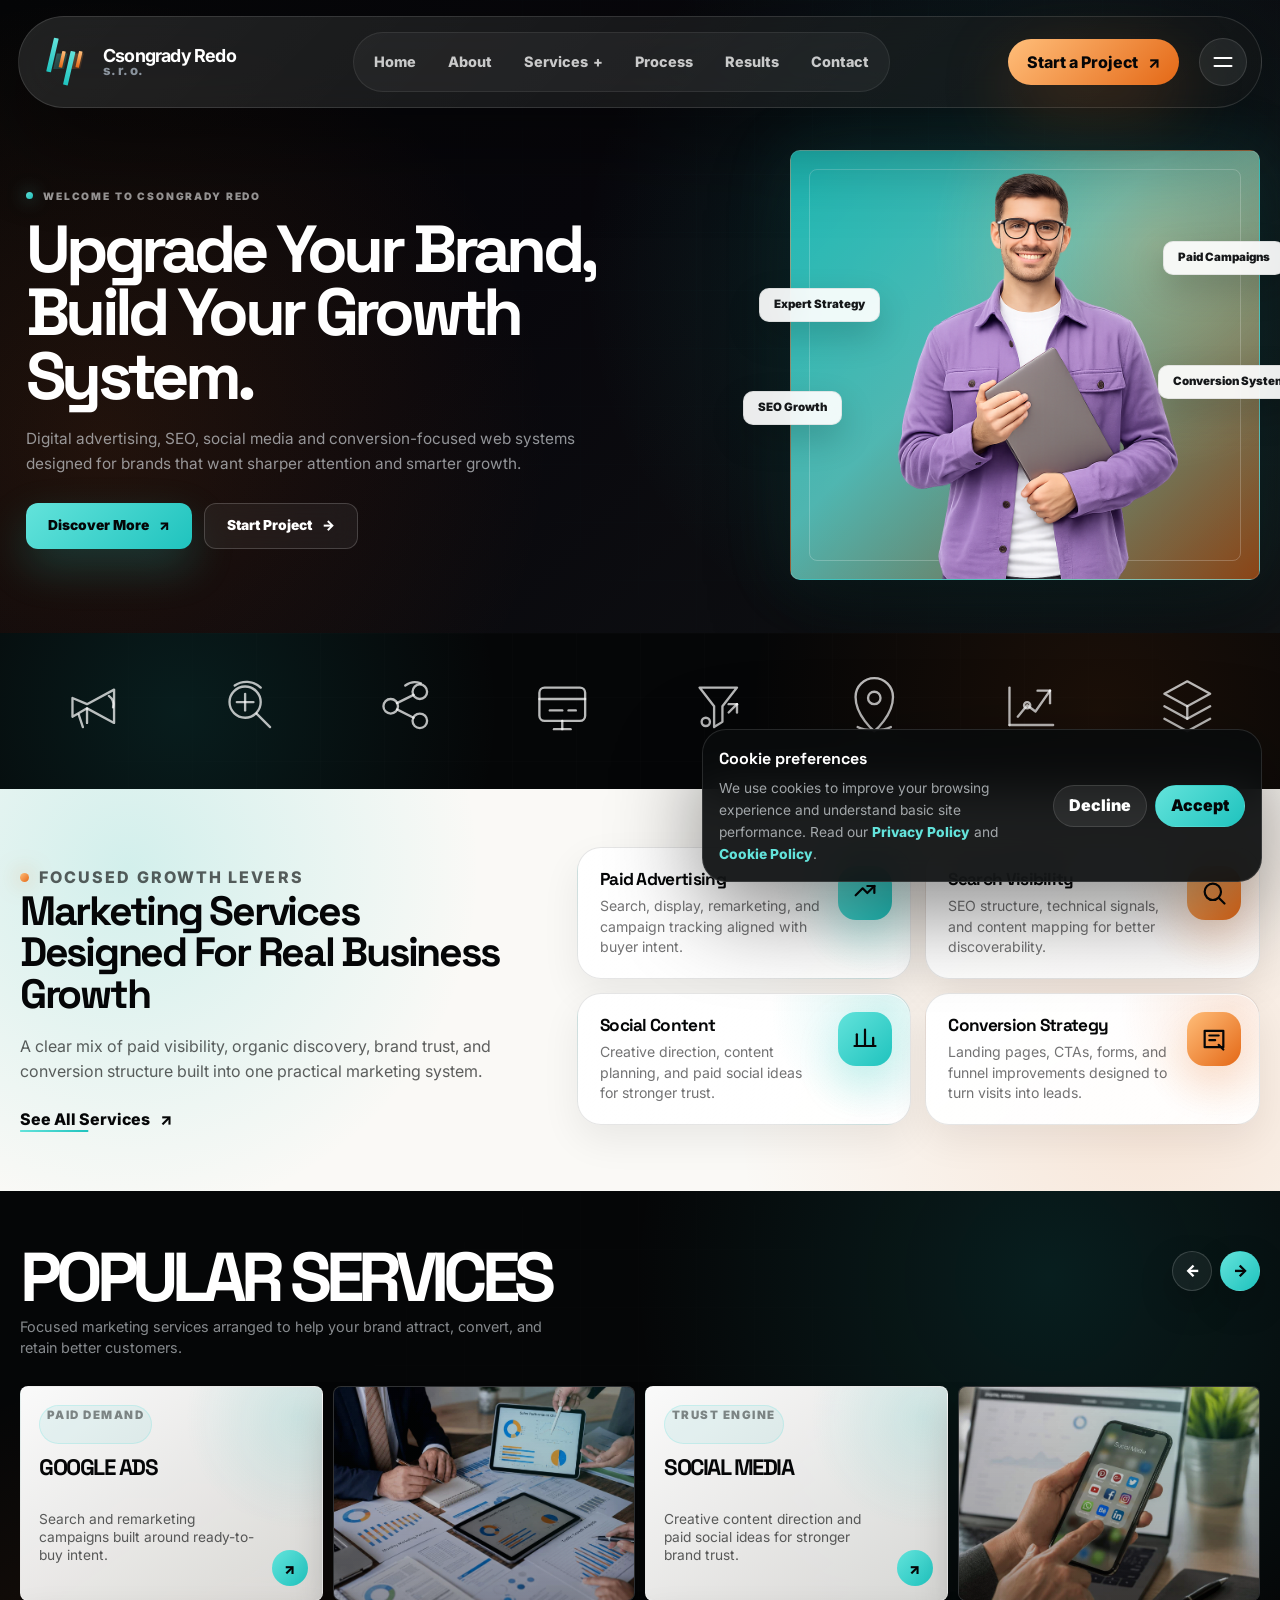
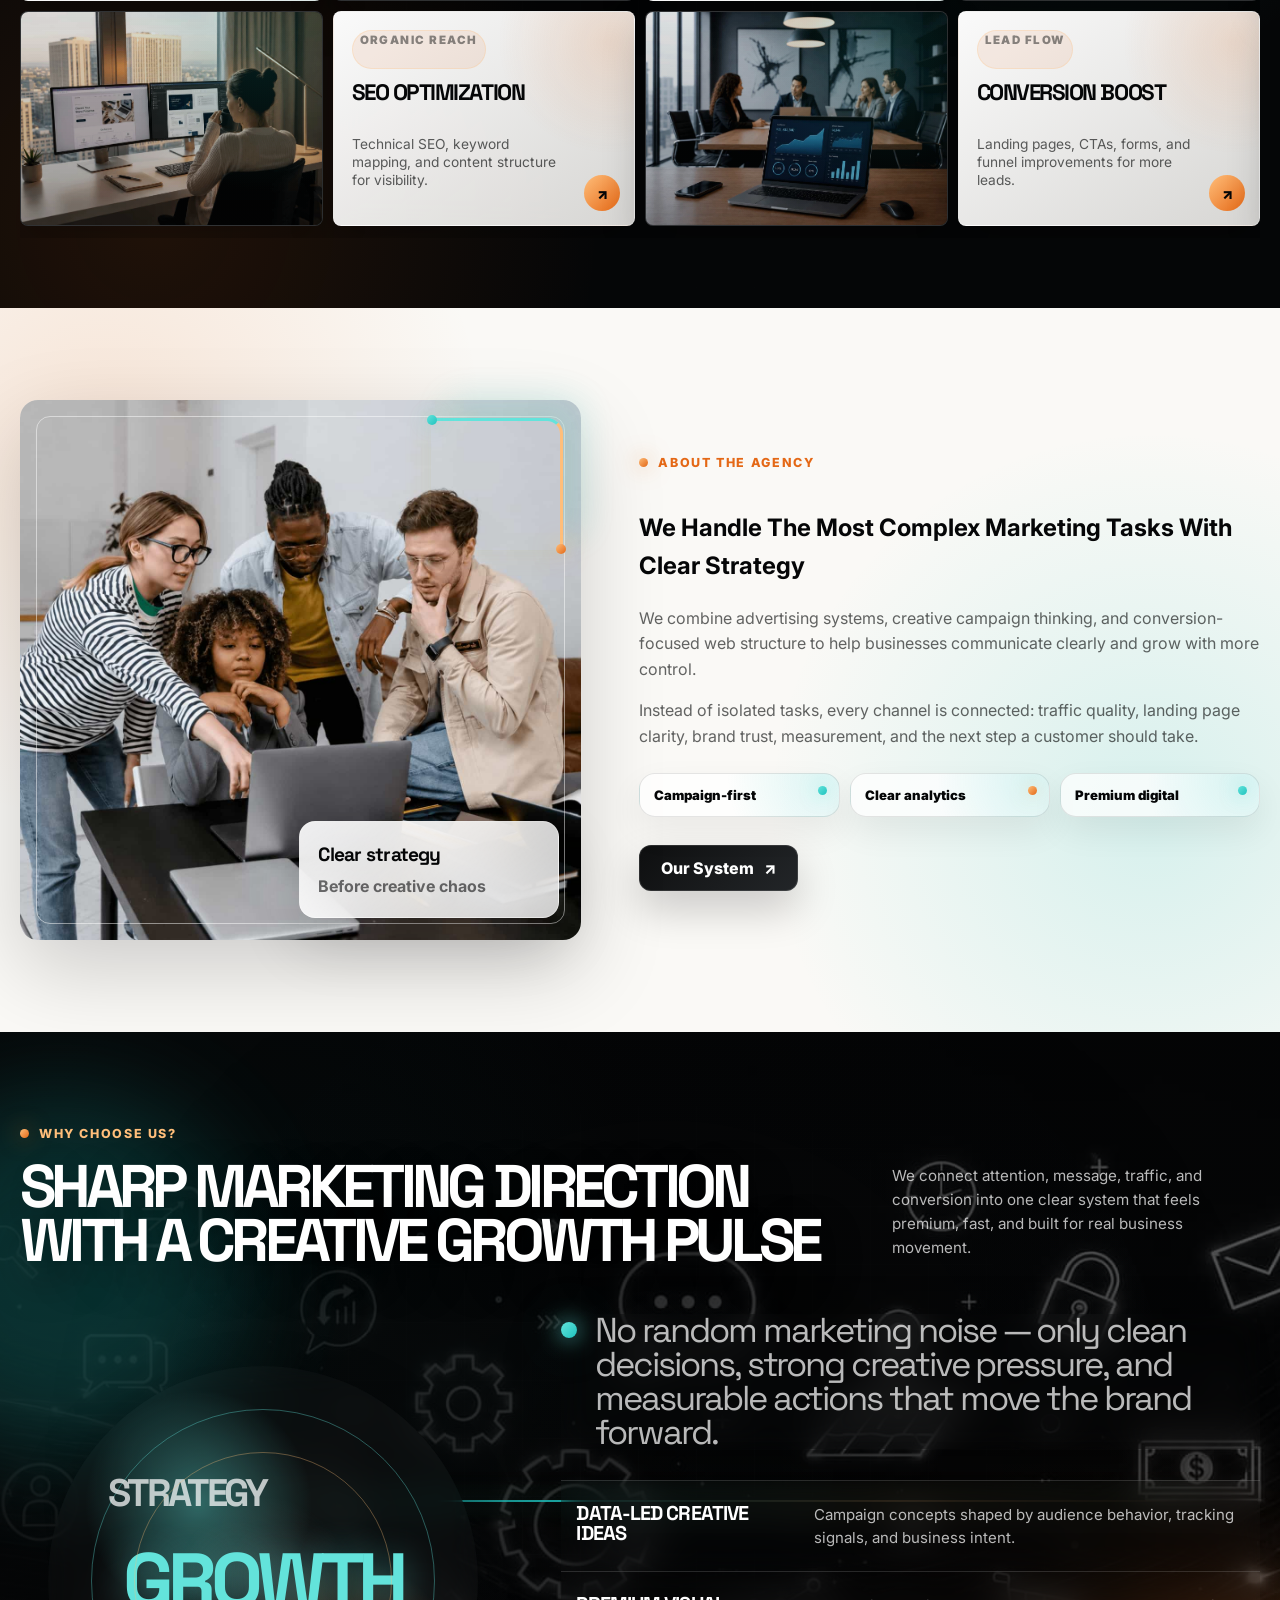
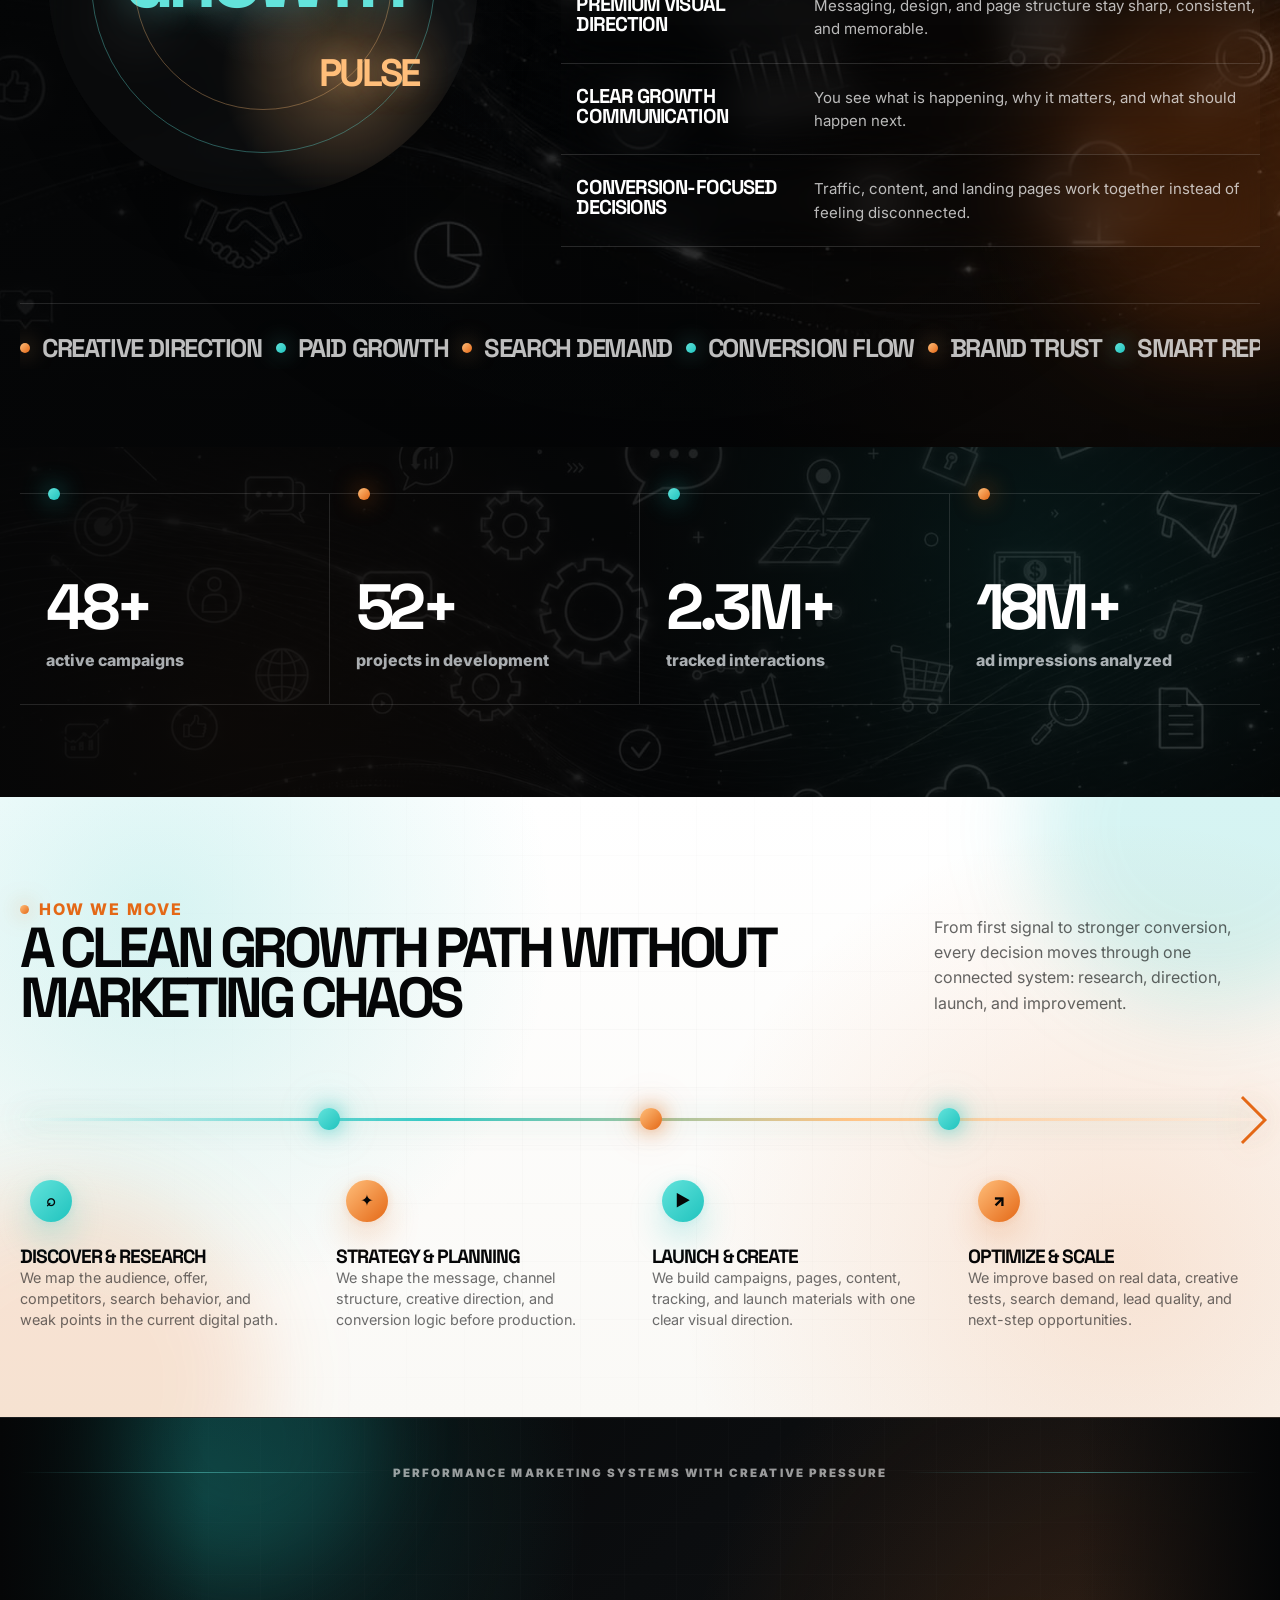
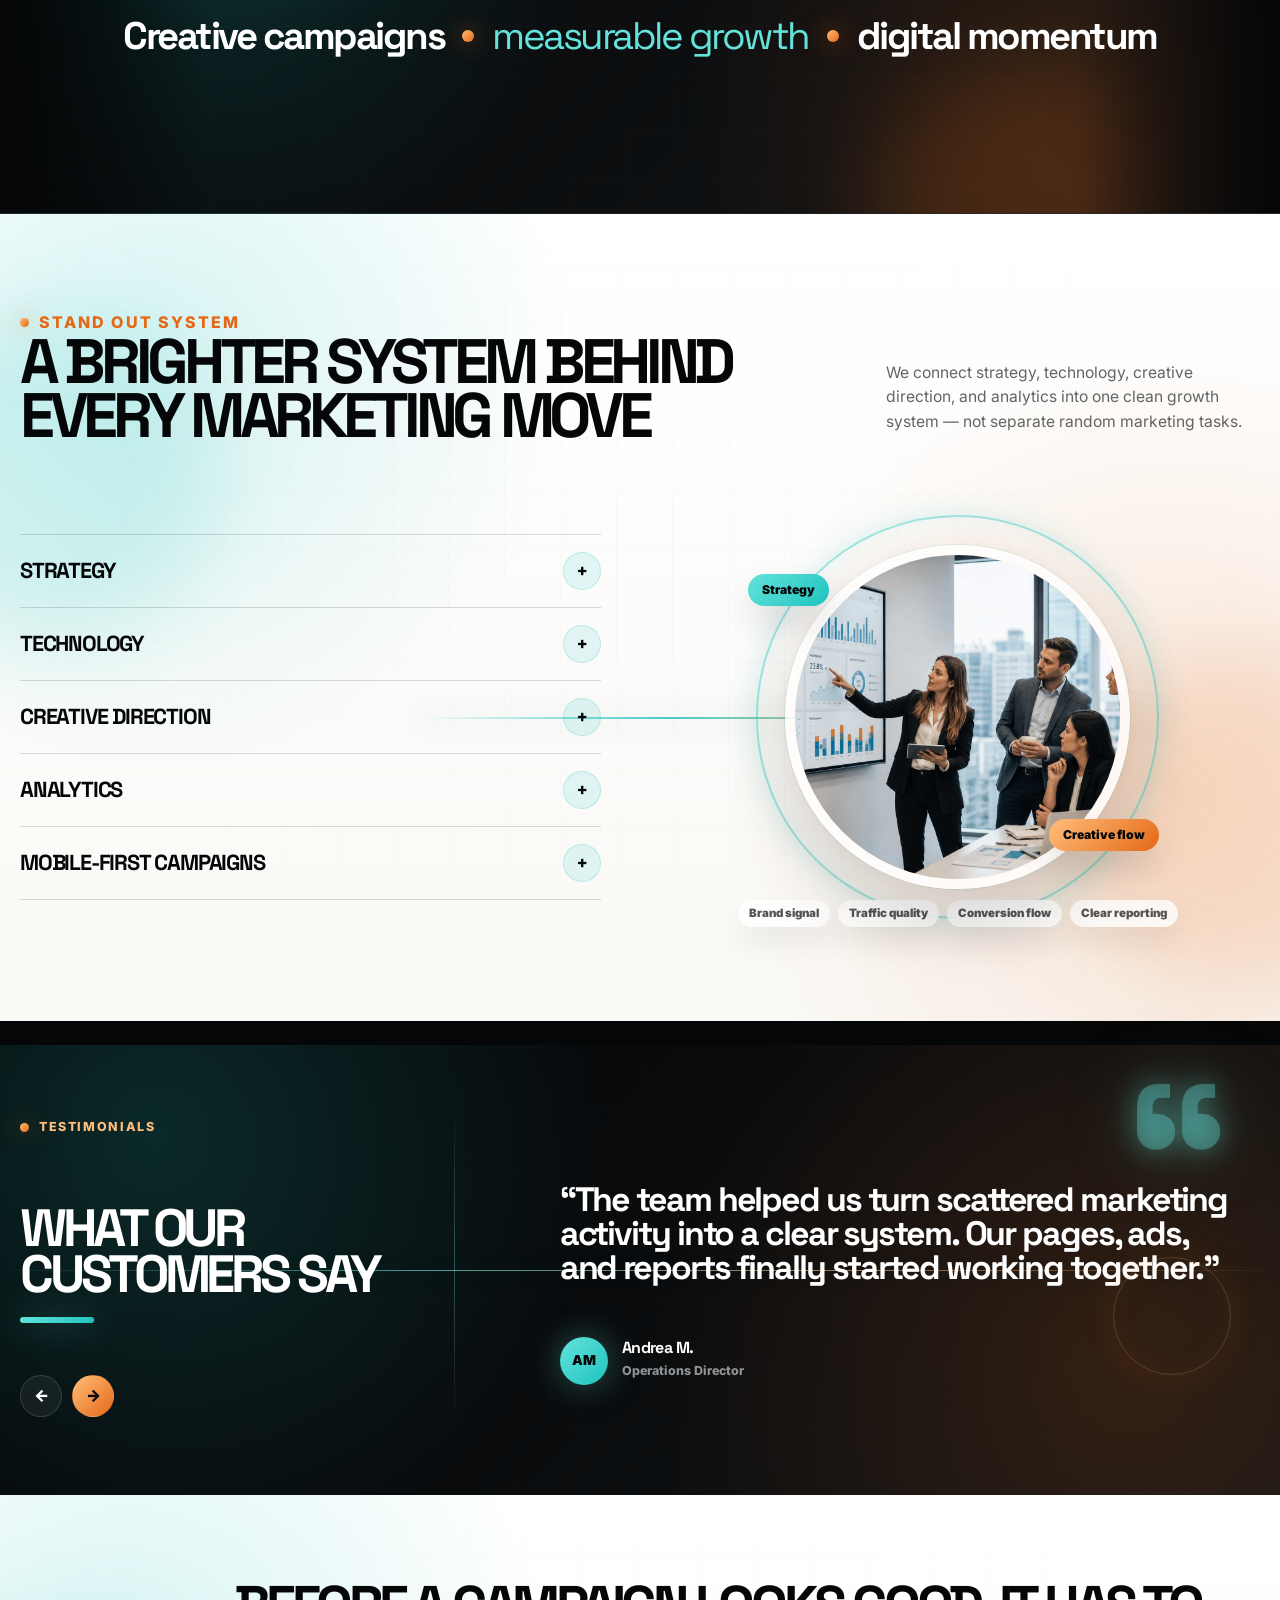
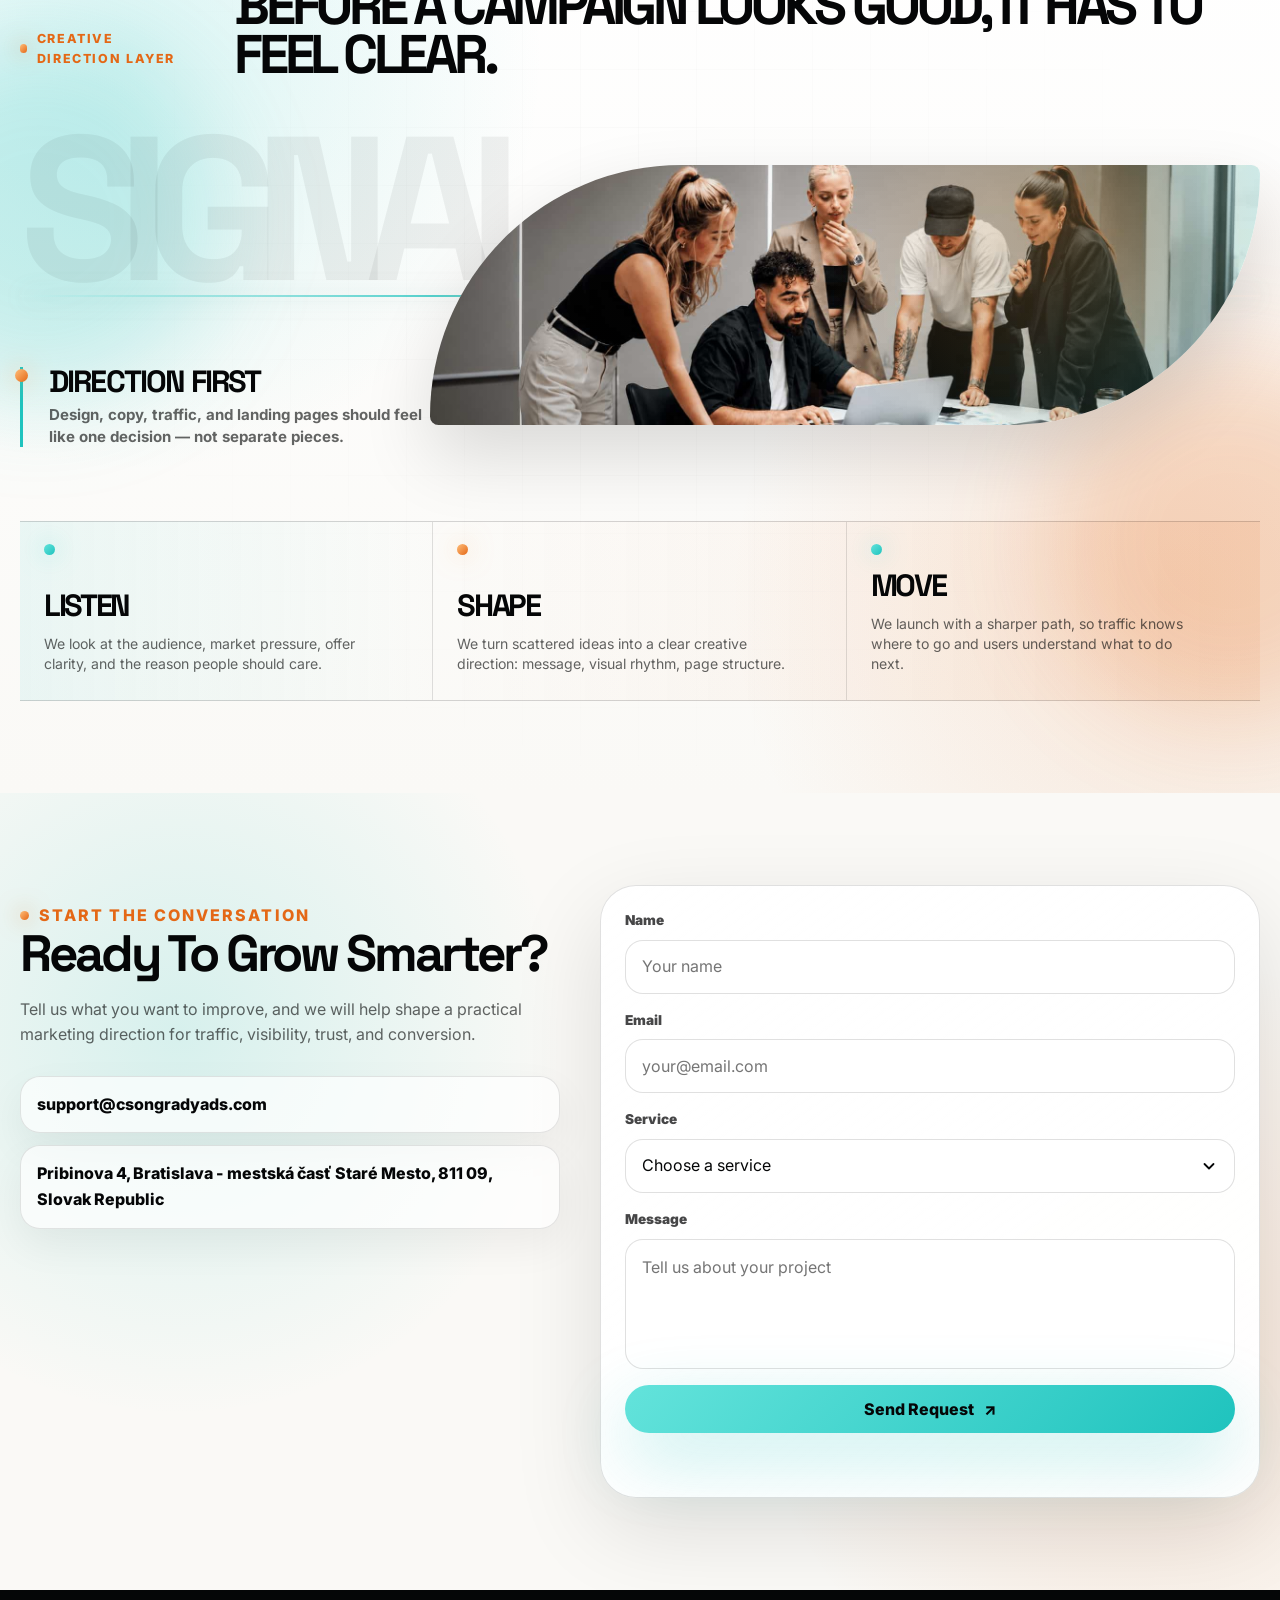
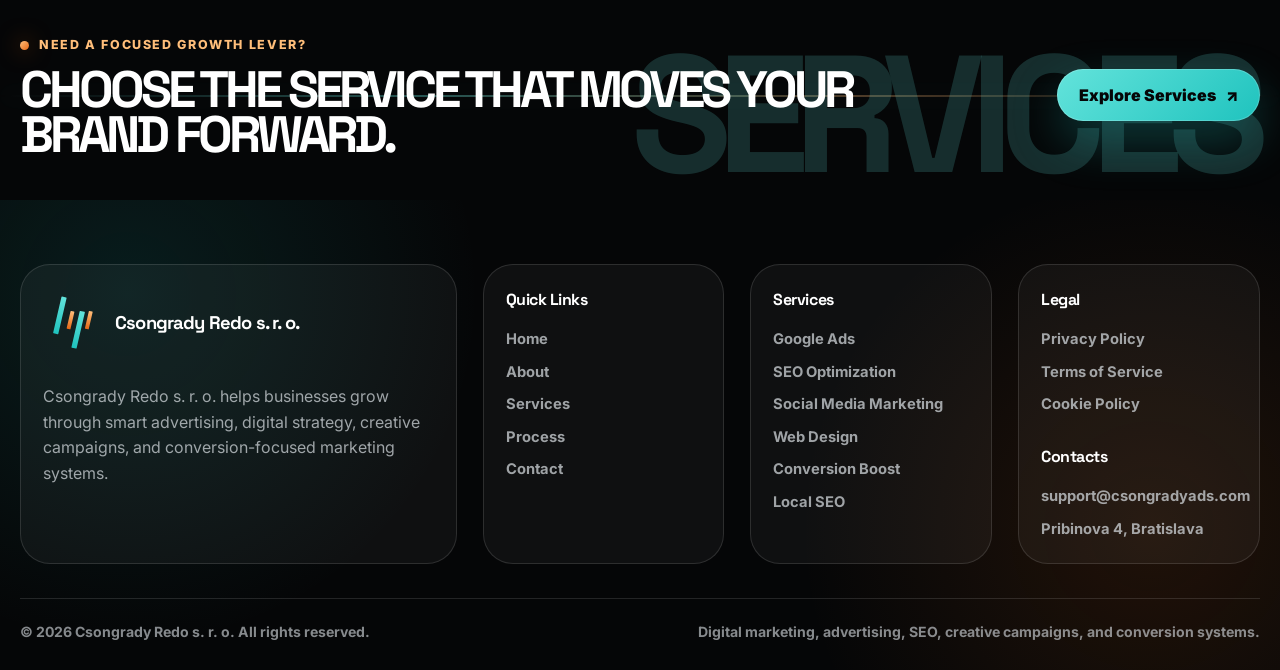
<file: index.html>
<!DOCTYPE html>
<html lang="en">

<head>
    <meta charset="UTF-8" />
    <meta name="viewport" content="width=device-width, initial-scale=1.0" />

    <title>Csongrady Redo s. r. o. | Digital Marketing & Advertising Agency</title>

    <meta name="description"
        content="Csongrady Redo s. r. o. helps businesses grow through digital marketing, advertising, SEO, social media, web design, conversion optimization, and local SEO." />

    <link rel="icon" href="assets/icons/favicon.svg" type="image/svg+xml" />

    <link rel="preconnect" href="https://fonts.googleapis.com" />
    <link rel="preconnect" href="https://fonts.gstatic.com" crossorigin />
    <link
        href="https://fonts.googleapis.com/css2?family=Inter:wght@400;500;600;700;800&family=Space+Grotesk:wght@600;700&display=swap"
        rel="stylesheet" />

    <link rel="stylesheet" href="assets/css/home.css" />
    <script src="assets/js/home.js" defer></script>
</head>

<body>
    <a class="home-skip-link" href="#main-content">Skip to content</a>

    <header class="home-header" data-header>
        <div class="home-header__inner">
            <a class="home-logo" href="index.html" aria-label="Csongrady Redo home">
                <span class="home-logo__mark" aria-hidden="true">
                    <svg viewBox="0 0 260 260" fill="none" xmlns="http://www.w3.org/2000/svg">
                        <defs>
                            <linearGradient id="logoMintA" x1="0" y1="0" x2="0" y2="1">
                                <stop offset="0%" stop-color="#63E3DB" />
                                <stop offset="100%" stop-color="#1FC3BE" />
                            </linearGradient>
                            <linearGradient id="logoOrangeA" x1="0" y1="0" x2="0" y2="1">
                                <stop offset="0%" stop-color="#FFBE7A" />
                                <stop offset="100%" stop-color="#E46816" />
                            </linearGradient>
                            <linearGradient id="logoGlassMintA" x1="0" y1="0" x2="1" y2="1">
                                <stop offset="0%" stop-color="#63E3DB" stop-opacity="0.34" />
                                <stop offset="100%" stop-color="#1FC3BE" stop-opacity="0.12" />
                            </linearGradient>
                            <linearGradient id="logoGlassOrangeA" x1="0" y1="0" x2="1" y2="1">
                                <stop offset="0%" stop-color="#FFBE7A" stop-opacity="0.34" />
                                <stop offset="100%" stop-color="#E46816" stop-opacity="0.12" />
                            </linearGradient>
                        </defs>

                        <path d="M78 97H120L106 158H64L78 97Z" fill="url(#logoGlassMintA)" />
                        <path d="M142 97H184L170 158H128L142 97Z" fill="url(#logoGlassOrangeA)" />
                        <rect x="67" y="34" width="19" height="136" rx="2" fill="url(#logoMintA)"
                            transform="rotate(13 67 34)" />
                        <rect x="100" y="86" width="14" height="66" rx="2" fill="url(#logoOrangeA)"
                            transform="rotate(13 100 86)" />
                        <rect x="133" y="86" width="19" height="136" rx="2" fill="url(#logoMintA)"
                            transform="rotate(13 133 86)" />
                        <rect x="166" y="86" width="14" height="66" rx="2" fill="url(#logoOrangeA)"
                            transform="rotate(13 166 86)" />
                    </svg>
                </span>

                <span class="home-logo__text">
                    <strong>Csongrady Redo</strong>
                    <small>s. r. o.</small>
                </span>
            </a>

            <nav class="home-nav" aria-label="Main navigation">
                <a href="index.html">Home</a>
                <a href="#about">About</a>

                <div class="home-nav__dropdown" data-dropdown>
                    <a href="#services" class="home-nav__dropdown-link" aria-label="View services">
                        Services
                        <span aria-hidden="true">+</span>
                    </a>

                    <div class="home-nav__dropdown-menu" aria-label="Services submenu">
                        <a href="google-ads.html">Google Ads</a>
                        <a href="seo-optimization.html">SEO Optimization</a>
                        <a href="social-media-marketing.html">Social Media Marketing</a>
                        <a href="web-design.html">Web Design</a>
                        <a href="conversion-boost.html">Conversion Boost</a>
                        <a href="local-seo.html">Local SEO</a>
                    </div>
                </div>

                <a href="#process">Process</a>
                <a href="#results">Results</a>
                <a href="#contact">Contact</a>
            </nav>

            <a class="home-header__cta" href="#contact">
                Start a Project
                <span aria-hidden="true">↗</span>
            </a>

            <button class="home-burger" type="button" data-menu-open aria-label="Open mobile menu">
                <span></span>
                <span></span>
            </button>
        </div>
    </header>

    <div class="home-mobile-menu" data-mobile-menu aria-hidden="true">
        <div class="home-mobile-menu__panel">
            <div class="home-mobile-menu__top">
                <a class="home-mobile-logo" href="index.html" aria-label="Csongrady Redo home">
                    <span class="home-mobile-logo__mark" aria-hidden="true">
                        <svg viewBox="0 0 260 260" fill="none" xmlns="http://www.w3.org/2000/svg">
                            <defs>
                                <linearGradient id="mobileLogoMintA" x1="0" y1="0" x2="0" y2="1">
                                    <stop offset="0%" stop-color="#63E3DB" />
                                    <stop offset="100%" stop-color="#1FC3BE" />
                                </linearGradient>
                                <linearGradient id="mobileLogoOrangeA" x1="0" y1="0" x2="0" y2="1">
                                    <stop offset="0%" stop-color="#FFBE7A" />
                                    <stop offset="100%" stop-color="#E46816" />
                                </linearGradient>
                            </defs>
                            <rect x="67" y="34" width="19" height="136" rx="2" fill="url(#mobileLogoMintA)"
                                transform="rotate(13 67 34)" />
                            <rect x="100" y="86" width="14" height="66" rx="2" fill="url(#mobileLogoOrangeA)"
                                transform="rotate(13 100 86)" />
                            <rect x="133" y="86" width="19" height="136" rx="2" fill="url(#mobileLogoMintA)"
                                transform="rotate(13 133 86)" />
                            <rect x="166" y="86" width="14" height="66" rx="2" fill="url(#mobileLogoOrangeA)"
                                transform="rotate(13 166 86)" />
                        </svg>
                    </span>
                    <span>Csongrady Redo</span>
                </a>

                <button class="home-mobile-menu__close" type="button" data-menu-close aria-label="Close mobile menu">
                    <span></span>
                    <span></span>
                </button>
            </div>

            <div class="home-mobile-menu__grid">
                <nav class="home-mobile-menu__links" aria-label="Mobile navigation">
                    <a href="index.html">Home</a>
                    <a href="#about">About</a>
                    <a href="#services">Services</a>
                    <a href="#process">Process</a>
                    <a href="#results">Results</a>
                    <a href="#contact">Contact</a>
                </nav>

                <div class="home-mobile-menu__services">
                    <p>Services</p>
                    <a href="google-ads.html">Google Ads</a>
                    <a href="seo-optimization.html">SEO Optimization</a>
                    <a href="social-media-marketing.html">Social Media Marketing</a>
                    <a href="web-design.html">Web Design</a>
                    <a href="conversion-boost.html">Conversion Boost</a>
                    <a href="local-seo.html">Local SEO</a>
                </div>

                <div class="home-mobile-menu__contact">
                    <p>Contact</p>
                    <a href="mailto:support@csongradyads.com">support@csongradyads.com</a>
                    <a href="tel:+421900000000">+421 900 000 000</a>
                    <a href="https://www.google.com/maps/search/?api=1&query=Pribinova%204%2C%20Bratislava%2C%20811%2009%2C%20Slovak%20Republic"
                        target="_blank" rel="noopener noreferrer">
                        Pribinova 4, Bratislava
                    </a>
                </div>
            </div>

            <a class="home-mobile-menu__cta" href="#contact">
                Start a Project
                <span aria-hidden="true">↗</span>
            </a>
        </div>
    </div>

    <main id="main-content">
        <section class="home-hero" id="home" aria-labelledby="hero-title">
            <div class="home-container home-hero__grid">
                <div class="home-hero__content">
                    <p class="home-badge">
                        <span></span>
                        Welcome to Csongrady Redo
                    </p>

                    <h1 id="hero-title">
                        Upgrade Your Brand, Build Your Growth System.
                    </h1>

                    <p class="home-hero__text">
                        Digital advertising, SEO, social media and conversion-focused web systems
                        designed for brands that want sharper attention and smarter growth.
                    </p>

                    <div class="home-hero__actions">
                        <a class="home-btn home-btn--mint" href="#services">
                            Discover More
                            <span aria-hidden="true">↗</span>
                        </a>

                        <a class="home-btn home-btn--outline" href="#contact">
                            Start Project
                            <span aria-hidden="true">→</span>
                        </a>
                    </div>
                </div>

                <div class="home-hero__visual" aria-label="Digital marketing specialist visual">
                    <div class="home-hero__image-card">
                        <img class="home-hero__image" src="assets/images/home/hero-marketer.jpg"
                            alt="Marketing specialist holding a tablet" />

                        <div class="home-floating-card home-floating-card--growth" data-float-card>
                            Expert Strategy
                        </div>

                        <div class="home-floating-card home-floating-card--roas" data-float-card>
                            Paid Campaigns
                        </div>

                        <div class="home-floating-card home-floating-card--mentors" data-float-card>
                            SEO Growth
                        </div>

                        <div class="home-floating-card home-floating-card--learning" data-float-card>
                            Conversion System
                        </div>
                    </div>
                </div>
            </div>
        </section>

        <section class="home-icon-strip" aria-label="Digital marketing directions">
            <div class="home-container">
                <div class="home-icon-strip__grid">
                    <a class="home-icon-card" href="google-ads.html" aria-label="Google Ads">
                        <svg viewBox="0 0 64 64" aria-hidden="true">
                            <path d="M12 42V24l14 6 26-14v32L26 34 12 42Z" />
                            <path d="M26 34v14" />
                            <path d="M18 40l4 12" />
                            <path d="M47 22c4 3 5 7 4 11" />
                        </svg>
                    </a>

                    <a class="home-icon-card" href="seo-optimization.html" aria-label="SEO Optimization">
                        <svg viewBox="0 0 64 64" aria-hidden="true">
                            <circle cx="28" cy="28" r="15" />
                            <path d="M39 39l13 13" />
                            <path d="M20 28h16" />
                            <path d="M28 20v16" />
                            <path d="M18 12c7-5 18-5 25 2" />
                        </svg>
                    </a>

                    <a class="home-icon-card" href="social-media-marketing.html" aria-label="Social Media Marketing">
                        <svg viewBox="0 0 64 64" aria-hidden="true">
                            <circle cx="18" cy="32" r="7" />
                            <circle cx="46" cy="18" r="7" />
                            <circle cx="46" cy="46" r="7" />
                            <path d="M24 29l16-8" />
                            <path d="M24 35l16 8" />
                            <path d="M32 12c4-3 10-4 15-2" />
                        </svg>
                    </a>

                    <a class="home-icon-card" href="web-design.html" aria-label="Web Design">
                        <svg viewBox="0 0 64 64" aria-hidden="true">
                            <rect x="10" y="14" width="44" height="32" rx="5" />
                            <path d="M10 25h44" />
                            <path d="M20 36h12" />
                            <path d="M38 36h7" />
                            <path d="M24 54h16" />
                            <path d="M32 46v8" />
                        </svg>
                    </a>

                    <a class="home-icon-card" href="conversion-boost.html" aria-label="Conversion Boost">
                        <svg viewBox="0 0 64 64" aria-hidden="true">
                            <path d="M14 14h36L36 32v15l-8 5V32L14 14Z" />
                            <path d="M42 38l8-8" />
                            <path d="M50 30v8" />
                            <path d="M50 30h-8" />
                            <circle cx="20" cy="47" r="4" />
                        </svg>
                    </a>

                    <a class="home-icon-card" href="local-seo.html" aria-label="Local SEO">
                        <svg viewBox="0 0 64 64" aria-hidden="true">
                            <path d="M32 56s18-15 18-33a18 18 0 0 0-36 0c0 18 18 33 18 33Z" />
                            <circle cx="32" cy="24" r="6" />
                            <path d="M16 52c7 4 25 4 32 0" />
                        </svg>
                    </a>

                    <a class="home-icon-card" href="#results" aria-label="Analytics">
                        <svg viewBox="0 0 64 64" aria-hidden="true">
                            <path d="M12 50V14" />
                            <path d="M12 50h42" />
                            <path d="M20 42l9-11 8 6 14-20" />
                            <path d="M51 17v12" />
                            <path d="M51 17H39" />
                            <circle cx="29" cy="31" r="3" />
                        </svg>
                    </a>

                    <a class="home-icon-card" href="#process" aria-label="Strategy">
                        <svg viewBox="0 0 64 64" aria-hidden="true">
                            <path d="M32 8l22 12-22 12L10 20 32 8Z" />
                            <path d="M10 32l22 12 22-12" />
                            <path d="M10 44l22 12 22-12" />
                            <path d="M32 32v12" />
                        </svg>
                    </a>
                </div>
            </div>
        </section>

        <section class="home-services-intro" aria-labelledby="services-intro-title">
            <div class="home-container home-services-intro__grid">
                <div class="home-section-heading">
                    <p class="home-kicker">Focused growth levers</p>
                    <h2 id="services-intro-title">
                        Marketing Services Designed For Real Business Growth
                    </h2>
                    <p>
                        A clear mix of paid visibility, organic discovery, brand trust, and conversion structure
                        built into one practical marketing system.
                    </p>

                    <a class="home-text-link" href="#services">
                        See All Services
                        <span aria-hidden="true">↗</span>
                    </a>
                </div>

                <div class="home-services-intro__items">
                    <article class="home-intro-item">
                        <span class="home-line-icon" aria-hidden="true">
                            <svg viewBox="0 0 24 24">
                                <path d="M4 14L10 8L14 12L20 6" />
                                <path d="M20 6V12" />
                                <path d="M20 6H14" />
                            </svg>
                        </span>
                        <h3>Paid Advertising</h3>
                        <p>Search, display, remarketing, and campaign tracking aligned with buyer intent.</p>
                    </article>

                    <article class="home-intro-item">
                        <span class="home-line-icon" aria-hidden="true">
                            <svg viewBox="0 0 24 24">
                                <circle cx="11" cy="11" r="7" />
                                <path d="M16.5 16.5L21 21" />
                            </svg>
                        </span>
                        <h3>Search Visibility</h3>
                        <p>SEO structure, technical signals, and content mapping for better discoverability.</p>
                    </article>

                    <article class="home-intro-item">
                        <span class="home-line-icon" aria-hidden="true">
                            <svg viewBox="0 0 24 24">
                                <path d="M5 18V8" />
                                <path d="M12 18V4" />
                                <path d="M19 18V11" />
                                <path d="M3 18H21" />
                            </svg>
                        </span>
                        <h3>Social Content</h3>
                        <p>Creative direction, content planning, and paid social ideas for stronger trust.</p>
                    </article>

                    <article class="home-intro-item">
                        <span class="home-line-icon" aria-hidden="true">
                            <svg viewBox="0 0 24 24">
                                <path d="M4 5H20V19H4V5Z" />
                                <path d="M8 9H16" />
                                <path d="M8 13H13" />
                                <path d="M16 17L20 21" />
                            </svg>
                        </span>
                        <h3>Conversion Strategy</h3>
                        <p>Landing pages, CTAs, forms, and funnel improvements designed to turn visits into leads.</p>
                    </article>
                </div>
            </div>
        </section>

        <section class="home-popular-services" id="services" aria-labelledby="popular-services-title">
            <div class="home-container">
                <div class="home-popular-services__top">
                    <div class="home-section-heading">
                        <h2 id="popular-services-title">Popular Services</h2>
                        <p>
                            Focused marketing services arranged to help your brand attract, convert,
                            and retain better customers.
                        </p>
                    </div>

                    <div class="home-round-actions">
                        <button class="home-popular-nav home-popular-nav--prev" type="button" data-popular-prev
                            aria-label="Previous services">
                            ←
                        </button>

                        <button class="home-popular-nav home-popular-nav--next" type="button" data-popular-next
                            aria-label="Next services">
                            →
                        </button>
                    </div>
                </div>

                <div class="home-popular-viewport" data-popular-slider>
                    <div class="home-popular-track" data-popular-track data-original-cards="8">
                        <div class="home-popular-set">
                            <a class="home-popular-card home-popular-card--text" href="google-ads.html">
                                <span>Paid Demand</span>
                                <h3>Google Ads</h3>
                                <p>Search and remarketing campaigns built around ready-to-buy intent.</p>
                                <em>↗</em>
                            </a>

                            <a class="home-popular-card home-popular-card--image" href="seo-optimization.html">
                                <img src="assets/images/home/services-google-ads.jpg" alt="SEO campaign planning" />
                            </a>

                            <a class="home-popular-card home-popular-card--text" href="social-media-marketing.html">
                                <span>Trust Engine</span>
                                <h3>Social Media</h3>
                                <p>Creative content direction and paid social ideas for stronger brand trust.</p>
                                <em>↗</em>
                            </a>

                            <a class="home-popular-card home-popular-card--image" href="web-design.html">
                                <img src="assets/images/home/services-social.jpg"
                                    alt="Digital marketing studio setup" />
                            </a>

                            <a class="home-popular-card home-popular-card--image" href="conversion-boost.html">
                                <img src="assets/images/home/services-web.jpg" alt="Conversion analytics interface" />
                            </a>

                            <a class="home-popular-card home-popular-card--text home-popular-card--orange"
                                href="seo-optimization.html">
                                <span>Organic Reach</span>
                                <h3>SEO Optimization</h3>
                                <p>Technical SEO, keyword mapping, and content structure for visibility.</p>
                                <em>↗</em>
                            </a>

                            <a class="home-popular-card home-popular-card--image" href="local-seo.html">
                                <img src="assets/images/home/optimization.jpg"
                                    alt="Local marketing strategy planning" />
                            </a>

                            <a class="home-popular-card home-popular-card--text home-popular-card--orange"
                                href="conversion-boost.html">
                                <span>Lead Flow</span>
                                <h3>Conversion Boost</h3>
                                <p>Landing pages, CTAs, forms, and funnel improvements for more leads.</p>
                                <em>↗</em>
                            </a>
                        </div>

                        <div class="home-popular-set" aria-hidden="true">
                            <a class="home-popular-card home-popular-card--text" href="google-ads.html" tabindex="-1">
                                <span>Paid Demand</span>
                                <h3>Google Ads</h3>
                                <p>Search and remarketing campaigns built around ready-to-buy intent.</p>
                                <em>↗</em>
                            </a>

                            <a class="home-popular-card home-popular-card--image" href="seo-optimization.html"
                                tabindex="-1">
                                <img src="assets/images/home/local.jpg" alt="" />
                            </a>

                            <a class="home-popular-card home-popular-card--text" href="social-media-marketing.html"
                                tabindex="-1">
                                <span>Trust Engine</span>
                                <h3>Social Media</h3>
                                <p>Creative content direction and paid social ideas for stronger brand trust.</p>
                                <em>↗</em>
                            </a>

                            <a class="home-popular-card home-popular-card--image" href="web-design.html" tabindex="-1">
                                <img src="assets/images/home/services-social.jpg" alt="" />
                            </a>

                            <a class="home-popular-card home-popular-card--image" href="conversion-boost.html"
                                tabindex="-1">
                                <img src="assets/images/home/services-web.jpg" alt="" />
                            </a>

                            <a class="home-popular-card home-popular-card--text home-popular-card--orange"
                                href="seo-optimization.html" tabindex="-1">
                                <span>Organic Reach</span>
                                <h3>SEO Optimization</h3>
                                <p>Technical SEO, keyword mapping, and content structure for visibility.</p>
                                <em>↗</em>
                            </a>

                            <a class="home-popular-card home-popular-card--image" href="local-seo.html" tabindex="-1">
                                <img src="assets/images/home/services-google-ads.jpg" alt="" />
                            </a>

                            <a class="home-popular-card home-popular-card--text home-popular-card--orange"
                                href="conversion-boost.html" tabindex="-1">
                                <span>Lead Flow</span>
                                <h3>Conversion Boost</h3>
                                <p>Landing pages, CTAs, forms, and funnel improvements for more leads.</p>
                                <em>↗</em>
                            </a>
                        </div>
                    </div>
                </div>
            </div>
        </section>

        <section class="home-about" id="about" aria-labelledby="about-title">
            <div class="home-container home-about__grid">
                <div class="home-about__visual">
                    <span class="home-about__line" aria-hidden="true"></span>
                    <img src="assets/images/home/about-team.jpg" alt="Marketing team discussing campaign strategy" />

                    <div class="home-about__badge">
                        <strong>Clear strategy</strong>
                        <span>Before creative chaos</span>
                    </div>
                </div>

                <div class="home-about__content">
                    <p class="home-kicker">About the agency</p>
                    <h2 id="about-title">
                        We Handle The Most Complex Marketing Tasks With Clear Strategy
                    </h2>

                    <p>
                        We combine advertising systems, creative campaign thinking, and conversion-focused
                        web structure to help businesses communicate clearly and grow with more control.
                    </p>

                    <p>
                        Instead of isolated tasks, every channel is connected: traffic quality, landing page clarity,
                        brand trust, measurement, and the next step a customer should take.
                    </p>

                    <div class="home-about__benefits">
                        <span>Campaign-first</span>
                        <span>Clear analytics</span>
                        <span>Premium digital</span>
                    </div>

                    <a class="home-btn home-btn--dark" href="#system">
                        Our System
                        <span aria-hidden="true">↗</span>
                    </a>
                </div>
            </div>
        </section>

        <section class="home-why home-why--signal" aria-labelledby="why-title">
            <div class="home-why-signal__glow home-why-signal__glow--mint" aria-hidden="true"></div>
            <div class="home-why-signal__glow home-why-signal__glow--orange" aria-hidden="true"></div>

            <div class="home-container">
                <div class="home-why-signal__top">
                    <div>
                        <p class="home-kicker">Why Choose Us?</p>
                        <h2 id="why-title">
                            Sharp Marketing Direction With A Creative Growth Pulse
                        </h2>
                    </div>

                    <p>
                        We connect attention, message, traffic, and conversion into one clear system
                        that feels premium, fast, and built for real business movement.
                    </p>
                </div>

                <div class="home-why-signal__stage">
                    <div class="home-why-signal__core" aria-hidden="true">
                        <span>Strategy</span>
                        <strong>Growth</strong>
                        <em>Pulse</em>
                    </div>

                    <div class="home-why-signal__content">
                        <div class="home-why-signal__statement">
                            <span></span>
                            <p>
                                No random marketing noise — only clean decisions, strong creative pressure,
                                and measurable actions that move the brand forward.
                            </p>
                        </div>

                        <ul class="home-why-signal__list">
                            <li>
                                <strong>Data-led creative ideas</strong>
                                <p>Campaign concepts shaped by audience behavior, tracking signals, and business intent.
                                </p>
                            </li>

                            <li>
                                <strong>Premium visual direction</strong>
                                <p>Messaging, design, and page structure stay sharp, consistent, and memorable.</p>
                            </li>

                            <li>
                                <strong>Clear growth communication</strong>
                                <p>You see what is happening, why it matters, and what should happen next.</p>
                            </li>

                            <li>
                                <strong>Conversion-focused decisions</strong>
                                <p>Traffic, content, and landing pages work together instead of feeling disconnected.
                                </p>
                            </li>
                        </ul>
                    </div>
                </div>

                <div class="home-why-signal__marquee" aria-hidden="true">
                    <div>
                        <span>Creative Direction</span>
                        <span>Paid Growth</span>
                        <span>Search Demand</span>
                        <span>Conversion Flow</span>
                        <span>Brand Trust</span>
                        <span>Smart Reporting</span>
                        <span>Creative Direction</span>
                        <span>Paid Growth</span>
                        <span>Search Demand</span>
                        <span>Conversion Flow</span>
                        <span>Brand Trust</span>
                        <span>Smart Reporting</span>
                    </div>
                </div>
            </div>
        </section>

        <section class="home-stats" id="results" aria-labelledby="stats-title">
            <img src="assets/images/home/stats-bg.jpg" alt="Digital agency team and city background" />

            <div class="home-stats__overlay"></div>

            <div class="home-container">
                <div class="home-stats__grid" data-counter-section>
                    <article class="home-stat">
                        <span></span>
                        <strong data-counter data-target="48" data-suffix="+">0</strong>
                        <p>active campaigns</p>
                    </article>

                    <article class="home-stat">
                        <span></span>
                        <strong data-counter data-target="52" data-suffix="+">0</strong>
                        <p>projects in development</p>
                    </article>

                    <article class="home-stat">
                        <span></span>
                        <strong data-counter data-target="2.3" data-suffix="M+">0</strong>
                        <p>tracked interactions</p>
                    </article>

                    <article class="home-stat">
                        <span></span>
                        <strong data-counter data-target="18" data-suffix="M+">0</strong>
                        <p>ad impressions analyzed</p>
                    </article>
                </div>
            </div>
        </section>

        <section class="home-process home-process--flow" id="process" aria-labelledby="process-title">
            <div class="home-process-flow__bg" aria-hidden="true"></div>

            <div class="home-container">
                <div class="home-process-flow__top">
                    <div class="home-section-heading">
                        <p class="home-kicker">How we move</p>
                        <h2 id="process-title">A Clean Growth Path Without Marketing Chaos</h2>
                    </div>

                    <p class="home-process-flow__lead">
                        From first signal to stronger conversion, every decision moves through one connected system:
                        research, direction, launch, and improvement.
                    </p>
                </div>

                <div class="home-process-flow__line" aria-hidden="true">
                    <span></span>
                    <span></span>
                    <span></span>
                </div>

                <div class="home-process-flow__steps">
                    <article class="home-process-flow__step">
                        <div class="home-process-flow__marker">
                            <span>⌕</span>
                        </div>

                        <div>
                            <h3>Discover & Research</h3>
                            <p>We map the audience, offer, competitors, search behavior, and weak points in the current
                                digital
                                path.</p>
                        </div>
                    </article>

                    <article class="home-process-flow__step">
                        <div class="home-process-flow__marker">
                            <span>✦</span>
                        </div>

                        <div>
                            <h3>Strategy & Planning</h3>
                            <p>We shape the message, channel structure, creative direction, and conversion logic before
                                production.</p>
                        </div>
                    </article>

                    <article class="home-process-flow__step">
                        <div class="home-process-flow__marker">
                            <span>▶</span>
                        </div>

                        <div>
                            <h3>Launch & Create</h3>
                            <p>We build campaigns, pages, content, tracking, and launch materials with one clear visual
                                direction.</p>
                        </div>
                    </article>

                    <article class="home-process-flow__step">
                        <div class="home-process-flow__marker">
                            <span>↗</span>
                        </div>

                        <div>
                            <h3>Optimize & Scale</h3>
                            <p>We improve based on real data, creative tests, search demand, lead quality, and next-step
                                opportunities.</p>
                        </div>
                    </article>
                </div>
            </div>
        </section>

        <section class="home-marquee-section" aria-label="Marketing capabilities">
            <div class="home-marquee-section__glow home-marquee-section__glow--mint" aria-hidden="true"></div>
            <div class="home-marquee-section__glow home-marquee-section__glow--orange" aria-hidden="true"></div>

            <div class="home-marquee-section__top">
                <span></span>
                <p>Performance marketing systems with creative pressure</p>
                <span></span>
            </div>

            <div class="home-marquee home-marquee--primary">
                <div class="home-marquee__track">
                    <div class="home-marquee__group">
                        <a href="google-ads.html">Google Ads</a>
                        <a href="seo-optimization.html">SEO Growth</a>
                        <a href="social-media-marketing.html">Social Media</a>
                        <a href="conversion-boost.html">Conversion Boost</a>
                        <a href="web-design.html">Web Design</a>
                        <a href="local-seo.html">Local Visibility</a>
                        <a href="#process">Campaign Strategy</a>
                        <a href="#results">Analytics</a>
                    </div>

                    <div class="home-marquee__group" aria-hidden="true">
                        <a href="google-ads.html" tabindex="-1">Google Ads</a>
                        <a href="seo-optimization.html" tabindex="-1">SEO Growth</a>
                        <a href="social-media-marketing.html" tabindex="-1">Social Media</a>
                        <a href="conversion-boost.html" tabindex="-1">Conversion Boost</a>
                        <a href="web-design.html" tabindex="-1">Web Design</a>
                        <a href="local-seo.html" tabindex="-1">Local Visibility</a>
                        <a href="#process" tabindex="-1">Campaign Strategy</a>
                        <a href="#results" tabindex="-1">Analytics</a>
                    </div>
                </div>
            </div>

            <div class="home-marquee-section__statement">
                <strong>Creative campaigns</strong>
                <span></span>
                <em>measurable growth</em>
                <span></span>
                <strong>digital momentum</strong>
            </div>

            <div class="home-marquee home-marquee--secondary">
                <div class="home-marquee__track">
                    <div class="home-marquee__group">
                        <a href="conversion-boost.html">Lead Funnels</a>
                        <a href="social-media-marketing.html">Brand Attention</a>
                        <a href="web-design.html">Landing Pages</a>
                        <a href="seo-optimization.html">Search Demand</a>
                        <a href="google-ads.html">Paid Traffic</a>
                        <a href="#results">Smart Reporting</a>
                        <a href="#services">Audience Testing</a>
                        <a href="#contact">Sales Clarity</a>
                    </div>

                    <div class="home-marquee__group" aria-hidden="true">
                        <a href="conversion-boost.html" tabindex="-1">Lead Funnels</a>
                        <a href="social-media-marketing.html" tabindex="-1">Brand Attention</a>
                        <a href="web-design.html" tabindex="-1">Landing Pages</a>
                        <a href="seo-optimization.html" tabindex="-1">Search Demand</a>
                        <a href="google-ads.html" tabindex="-1">Paid Traffic</a>
                        <a href="#results" tabindex="-1">Smart Reporting</a>
                        <a href="#services" tabindex="-1">Audience Testing</a>
                        <a href="#contact" tabindex="-1">Sales Clarity</a>
                    </div>
                </div>
            </div>
        </section>

        <section class="home-standout home-standout--system" id="system" aria-labelledby="standout-title">
            <div class="home-standout-system__glow home-standout-system__glow--mint" aria-hidden="true"></div>
            <div class="home-standout-system__glow home-standout-system__glow--orange" aria-hidden="true"></div>

            <div class="home-container">
                <div class="home-standout-system__top">
                    <div class="home-section-heading">
                        <p class="home-kicker">Stand out system</p>
                        <h2 id="standout-title">A Brighter System Behind Every Marketing Move</h2>
                    </div>

                    <p>
                        We connect strategy, technology, creative direction, and analytics into one clean
                        growth system — not separate random marketing tasks.
                    </p>
                </div>

                <div class="home-standout-system__grid">
                    <div class="home-standout__accordion" data-standout-accordion>
                        <article class="home-standout-item">
                            <button type="button" aria-expanded="true">
                                <span>Strategy</span>
                                <strong>+</strong>
                            </button>

                            <div class="home-standout-item__content">
                                <p>
                                    Campaigns start with positioning, audience logic, offer clarity,
                                    and a practical channel plan.
                                </p>
                            </div>
                        </article>

                        <article class="home-standout-item">
                            <button type="button" aria-expanded="false">
                                <span>Technology</span>
                                <strong>+</strong>
                            </button>

                            <div class="home-standout-item__content">
                                <p>
                                    Tracking, landing page structure, analytics, and clean implementation
                                    support sharper decisions.
                                </p>
                            </div>
                        </article>

                        <article class="home-standout-item">
                            <button type="button" aria-expanded="false">
                                <span>Creative Direction</span>
                                <strong>+</strong>
                            </button>

                            <div class="home-standout-item__content">
                                <p>
                                    Design and messaging are shaped to feel modern, premium, recognizable,
                                    and easy to understand.
                                </p>
                            </div>
                        </article>

                        <article class="home-standout-item">
                            <button type="button" aria-expanded="false">
                                <span>Analytics</span>
                                <strong>+</strong>
                            </button>

                            <div class="home-standout-item__content">
                                <p>
                                    Reporting focuses on useful signals: lead quality, conversion behavior,
                                    visibility, and campaign momentum.
                                </p>
                            </div>
                        </article>

                        <article class="home-standout-item">
                            <button type="button" aria-expanded="false">
                                <span>Mobile-first Campaigns</span>
                                <strong>+</strong>
                            </button>

                            <div class="home-standout-item__content">
                                <p>
                                    Layouts, CTAs, forms, and ad journeys are planned for real mobile behavior,
                                    not just desktop mockups.
                                </p>
                            </div>
                        </article>
                    </div>

                    <div class="home-standout-system__visual" aria-hidden="true">
                        <div class="home-standout-system__photo-wrap">
                            <span class="home-standout-system__ring home-standout-system__ring--mint"></span>
                            <span class="home-standout-system__ring home-standout-system__ring--orange"></span>

                            <img class="home-standout-system__photo" src="assets/images/home/card-system.jpg"
                                alt="Marketing team working on campaign strategy" />

                            <div class="home-standout-system__photo-badge home-standout-system__photo-badge--mint">
                                Strategy
                            </div>

                            <div class="home-standout-system__photo-badge home-standout-system__photo-badge--orange">
                                Creative flow
                            </div>
                        </div>

                        <div class="home-standout-system__rail">
                            <span>Brand signal</span>
                            <span>Traffic quality</span>
                            <span>Conversion flow</span>
                            <span>Clear reporting</span>
                        </div>
                    </div>
                </div>
            </div>
        </section>

        <section class="home-testimonials" aria-labelledby="testimonials-title">
            <div class="home-container home-testimonials__grid">
                <div class="home-testimonials__heading">
                    <p class="home-kicker">Testimonials</p>
                    <h2 id="testimonials-title">What Our Customers Say</h2>

                    <div class="home-testimonials__controls">
                        <button type="button" data-testimonial-prev aria-label="Previous testimonial">←</button>
                        <button type="button" data-testimonial-next aria-label="Next testimonial">→</button>
                    </div>
                </div>

                <div class="home-testimonials__slider" data-testimonial-slider>
                    <article class="home-testimonial is-active">
                        <p>
                            “The team helped us turn scattered marketing activity into a clear system.
                            Our pages, ads, and reports finally started working together.”
                        </p>

                        <div class="home-testimonial__person">
                            <span aria-hidden="true">AM</span>
                            <div>
                                <strong>Andrea M.</strong>
                                <small>Operations Director</small>
                            </div>
                        </div>
                    </article>

                    <article class="home-testimonial">
                        <p>
                            “Csongrady Redo gave our campaigns a premium visual direction and a much clearer
                            conversion path. The process felt structured from the first call.”
                        </p>

                        <div class="home-testimonial__person">
                            <span aria-hidden="true">LK</span>
                            <div>
                                <strong>Lukas K.</strong>
                                <small>Founder</small>
                            </div>
                        </div>
                    </article>

                    <article class="home-testimonial">
                        <p>
                            “We needed better local visibility and stronger landing pages.
                            Their strategy made our digital presence feel more serious and easier to measure.”
                        </p>

                        <div class="home-testimonial__person">
                            <span aria-hidden="true">NS</span>
                            <div>
                                <strong>Nina S.</strong>
                                <small>Brand Manager</small>
                            </div>
                        </div>
                    </article>
                </div>
            </div>
        </section>

                <section class="home-direction-layer" aria-labelledby="direction-layer-title">
                    <div class="home-direction-layer__glow home-direction-layer__glow--mint" aria-hidden="true"></div>
                    <div class="home-direction-layer__glow home-direction-layer__glow--orange" aria-hidden="true"></div>
                
                    <div class="home-container">
                        <div class="home-direction-layer__top">
                            <p class="home-kicker">Creative direction layer</p>
                
                            <h2 id="direction-layer-title">
                                Before A Campaign Looks Good, It Has To Feel Clear.
                            </h2>
                        </div>
                
                        <div class="home-direction-layer__stage">
                            <div class="home-direction-layer__word" aria-hidden="true">
                                SIGNAL
                            </div>
                
                            <div class="home-direction-layer__image">
                                <img src="assets/images/home/end-card.jpg"
                                    alt="Creative marketing direction and campaign planning" />
                            </div>
                
                            <div class="home-direction-layer__note">
                                <strong>Direction first</strong>
                                <span>Design, copy, traffic, and landing pages should feel like one decision — not separate
                                    pieces.</span>
                            </div>
                        </div>
                
                        <div class="home-direction-layer__rows">
                            <article class="home-direction-layer__row">
                                <span>Listen</span>
                                <p>
                                    We look at the audience, market pressure, offer clarity, and the reason people should care.
                                </p>
                            </article>
                
                            <article class="home-direction-layer__row">
                                <span>Shape</span>
                                <p>
                                    We turn scattered ideas into a clear creative direction: message, visual rhythm, page structure.
                                </p>
                            </article>
                
                            <article class="home-direction-layer__row">
                                <span>Move</span>
                                <p>
                                    We launch with a sharper path, so traffic knows where to go and users understand what to do next.
                                </p>
                            </article>
                        </div>
                    </div>
                </section>

        <section class="home-contact" id="contact" aria-labelledby="contact-title">
            <div class="home-container home-contact__grid">
                <div class="home-contact__content">
                    <p class="home-kicker">Start the conversation</p>
                    <h2 id="contact-title">Ready To Grow Smarter?</h2>
                    <p>
                        Tell us what you want to improve, and we will help shape a practical marketing direction
                        for traffic, visibility, trust, and conversion.
                    </p>

                    <div class="home-contact__details">
                        <a href="mailto:support@csongradyads.com">support@csongradyads.com</a>
                        <a href="https://www.google.com/maps/search/?api=1&query=Pribinova%204%2C%20Bratislava%2C%20811%2009%2C%20Slovak%20Republic"
                            target="_blank" rel="noopener noreferrer">
                            Pribinova 4, Bratislava - mestská časť Staré Mesto, 811 09, Slovak Republic
                        </a>
                    </div>
                </div>

                <form class="home-contact-form" data-contact-form novalidate>
                    <div class="home-contact-form__row">
                        <label for="contact-name">Name</label>
                        <input id="contact-name" name="name" type="text" placeholder="Your name" required />
                    </div>

                    <div class="home-contact-form__row">
                        <label for="contact-email">Email</label>
                        <input id="contact-email" name="email" type="email" placeholder="your@email.com" required />
                    </div>

                    <div class="home-contact-form__row">
                        <label for="contact-service">Service</label>
                        <select id="contact-service" name="service" required>
                            <option value="">Choose a service</option>
                            <option value="Google Ads">Google Ads</option>
                            <option value="SEO Optimization">SEO Optimization</option>
                            <option value="Social Media Marketing">Social Media Marketing</option>
                            <option value="Web Design">Web Design</option>
                            <option value="Conversion Boost">Conversion Boost</option>
                            <option value="Local SEO">Local SEO</option>
                        </select>
                    </div>

                    <div class="home-contact-form__row">
                        <label for="contact-message">Message</label>
                        <textarea id="contact-message" name="message" placeholder="Tell us about your project"
                            required></textarea>
                    </div>

                    <button class="home-btn home-btn--mint" type="submit">
                        Send Request
                        <span aria-hidden="true">↗</span>
                    </button>

                    <p class="home-contact-form__message" data-form-message aria-live="polite"></p>
                </form>
            </div>
        </section>

        <section class="home-services-cta" aria-labelledby="services-cta-title">
            <div class="home-services-cta__line" aria-hidden="true"></div>
        
            <div class="home-container home-services-cta__inner">
                <div class="home-services-cta__text">
                    <p class="home-kicker">Need a focused growth lever?</p>
        
                    <h2 id="services-cta-title">
                        Choose The Service That Moves Your Brand Forward.
                    </h2>
                </div>
        
                <a class="home-services-cta__button" href="#services">
                    Explore Services
                    <span aria-hidden="true">↗</span>
                </a>
            </div>
        
            <span class="home-services-cta__word" aria-hidden="true">SERVICES</span>
        </section>
        
    </main>

    <footer class="home-footer">
        <div class="home-container">
            <div class="home-footer__grid">
                <div class="home-footer__brand">
                    <a class="home-footer-logo" href="index.html" aria-label="Csongrady Redo home">
                        <span class="home-footer-logo__mark" aria-hidden="true">
                            <svg viewBox="0 0 260 260" fill="none" xmlns="http://www.w3.org/2000/svg">
                                <defs>
                                    <linearGradient id="footerLogoMintA" x1="0" y1="0" x2="0" y2="1">
                                        <stop offset="0%" stop-color="#63E3DB" />
                                        <stop offset="100%" stop-color="#1FC3BE" />
                                    </linearGradient>
                                    <linearGradient id="footerLogoOrangeA" x1="0" y1="0" x2="0" y2="1">
                                        <stop offset="0%" stop-color="#FFBE7A" />
                                        <stop offset="100%" stop-color="#E46816" />
                                    </linearGradient>
                                </defs>
                                <rect x="67" y="34" width="19" height="136" rx="2" fill="url(#footerLogoMintA)"
                                    transform="rotate(13 67 34)" />
                                <rect x="100" y="86" width="14" height="66" rx="2" fill="url(#footerLogoOrangeA)"
                                    transform="rotate(13 100 86)" />
                                <rect x="133" y="86" width="19" height="136" rx="2" fill="url(#footerLogoMintA)"
                                    transform="rotate(13 133 86)" />
                                <rect x="166" y="86" width="14" height="66" rx="2" fill="url(#footerLogoOrangeA)"
                                    transform="rotate(13 166 86)" />
                            </svg>
                        </span>
                        <span>Csongrady Redo s. r. o.</span>
                    </a>

                    <p>
                        Csongrady Redo s. r. o. helps businesses grow through smart advertising,
                        digital strategy, creative campaigns, and conversion-focused marketing systems.
                    </p>

                </div>

                <div class="home-footer__column">
                    <h2>Quick Links</h2>
                    <a href="index.html">Home</a>
                    <a href="#about">About</a>
                    <a href="#services">Services</a>
                    <a href="#process">Process</a>
                    <a href="#contact">Contact</a>
                </div>

                <div class="home-footer__column">
                    <h2>Services</h2>
                    <a href="google-ads.html">Google Ads</a>
                    <a href="seo-optimization.html">SEO Optimization</a>
                    <a href="social-media-marketing.html">Social Media Marketing</a>
                    <a href="web-design.html">Web Design</a>
                    <a href="conversion-boost.html">Conversion Boost</a>
                    <a href="local-seo.html">Local SEO</a>
                </div>

                <div class="home-footer__column">
                    <h2>Legal</h2>
                    <a href="privacy-policy.html">Privacy Policy</a>
                    <a href="terms-of-service.html">Terms of Service</a>
                    <a href="cookie-policy.html">Cookie Policy</a>

                    <h2 class="home-footer__contact-title">Contacts</h2>
                    <a href="mailto:support@csongradyads.com">support@csongradyads.com</a>
                    <a href="https://www.google.com/maps/search/?api=1&query=Pribinova%204%2C%20Bratislava%2C%20811%2009%2C%20Slovak%20Republic"
                        target="_blank" rel="noopener noreferrer">
                        Pribinova 4, Bratislava
                    </a>
                </div>
            </div>

            <div class="home-footer__bottom">
                <p>© 2026 Csongrady Redo s. r. o. All rights reserved.</p>
                <p>Digital marketing, advertising, SEO, creative campaigns, and conversion systems.</p>
            </div>
        </div>
    </footer>

    <div class="home-cookie" data-cookie-banner>
        <div class="home-cookie__text">
            <strong>Cookie preferences</strong>
            <p>
                We use cookies to improve your browsing experience and understand basic site performance.
                Read our <a href="privacy-policy.html">Privacy Policy</a> and
                <a href="cookie-policy.html">Cookie Policy</a>.
            </p>
        </div>

        <div class="home-cookie__actions">
            <button type="button" data-cookie-decline>Decline</button>
            <button type="button" data-cookie-accept>Accept</button>
        </div>
    </div>
</body>

</html>
</file>
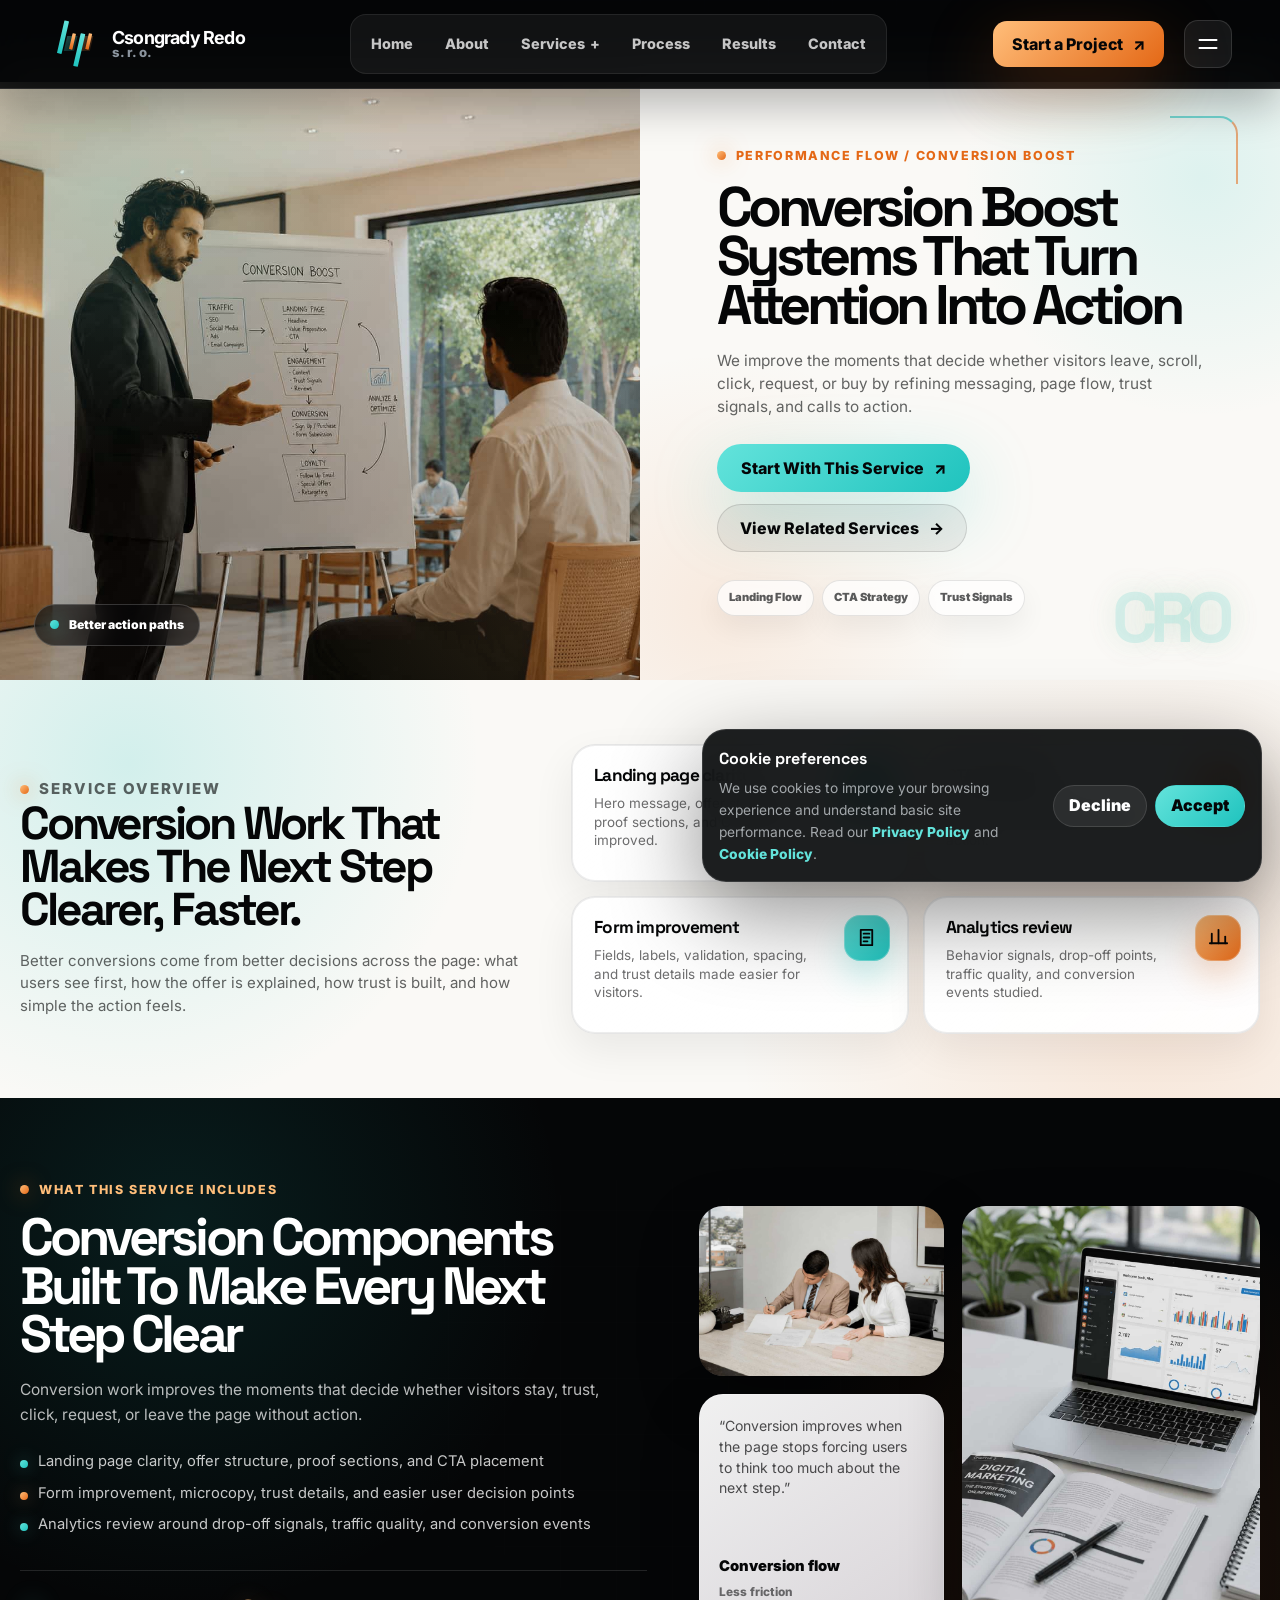
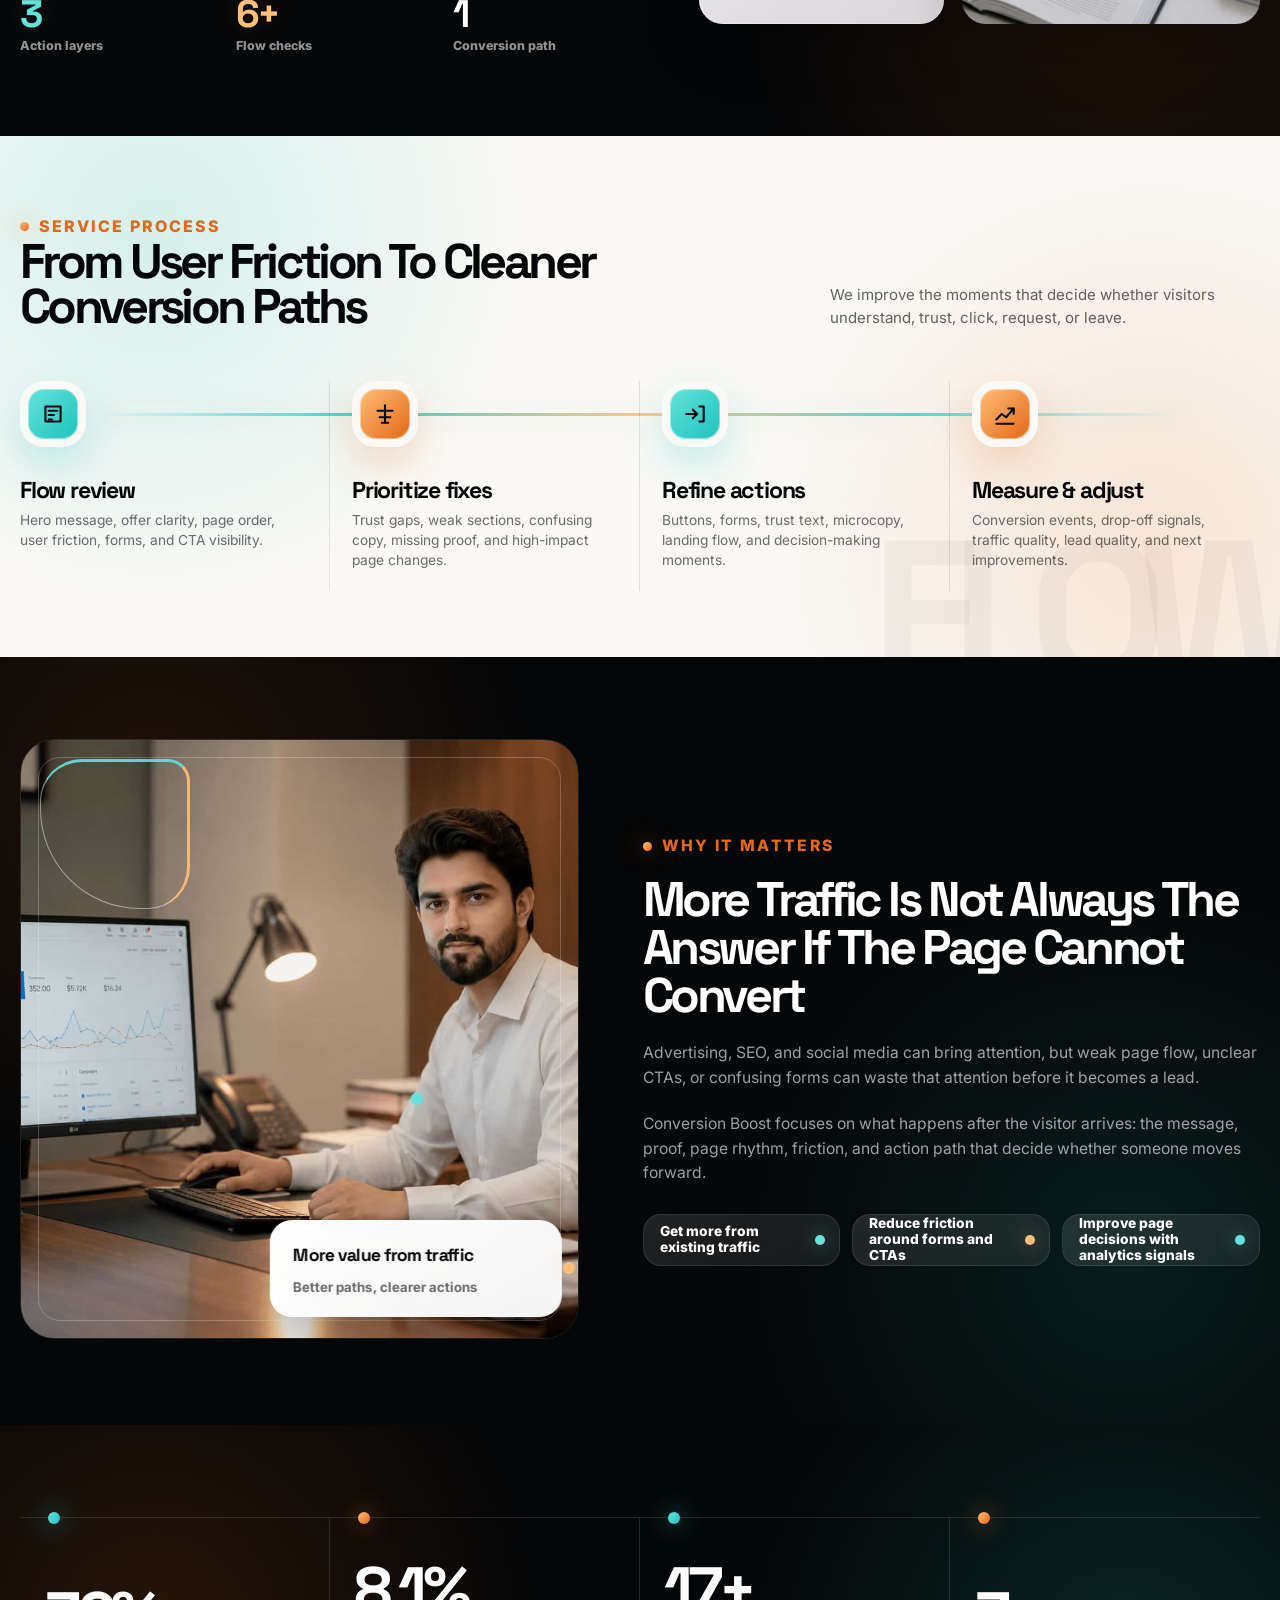
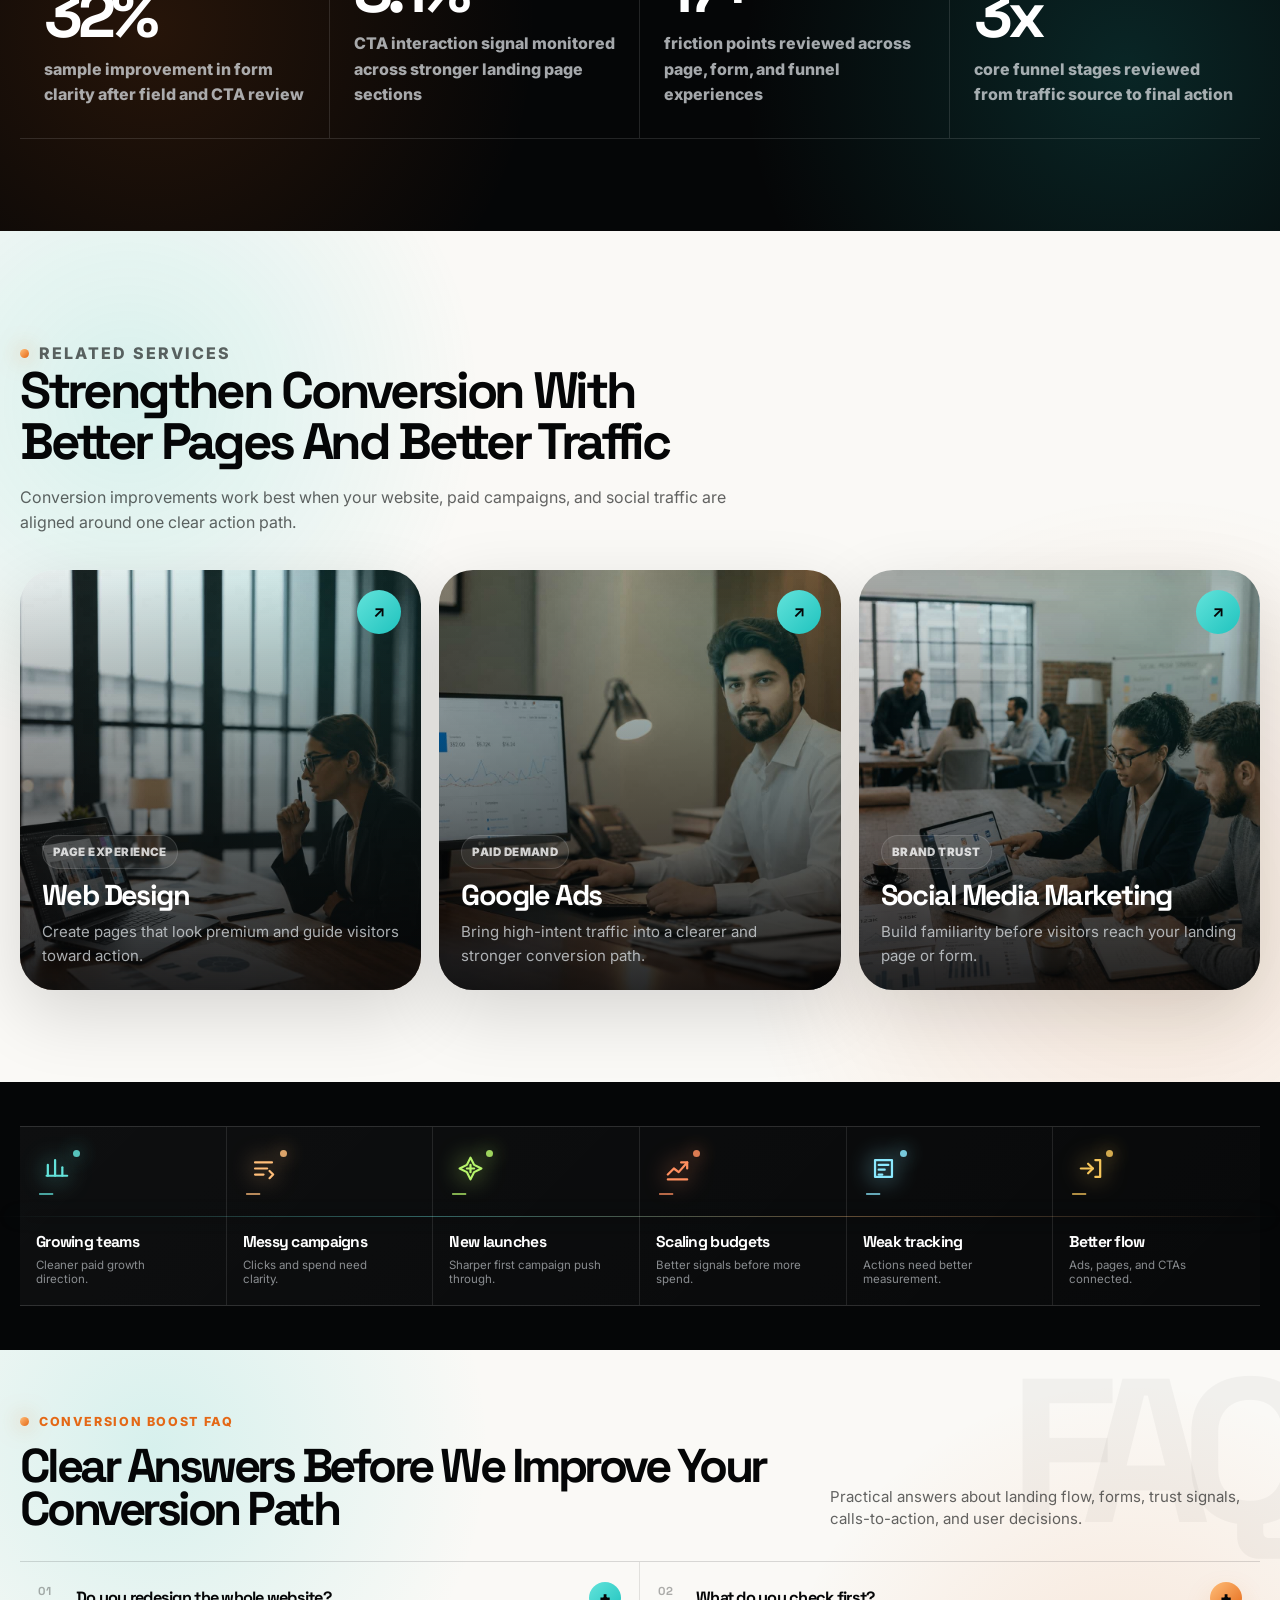
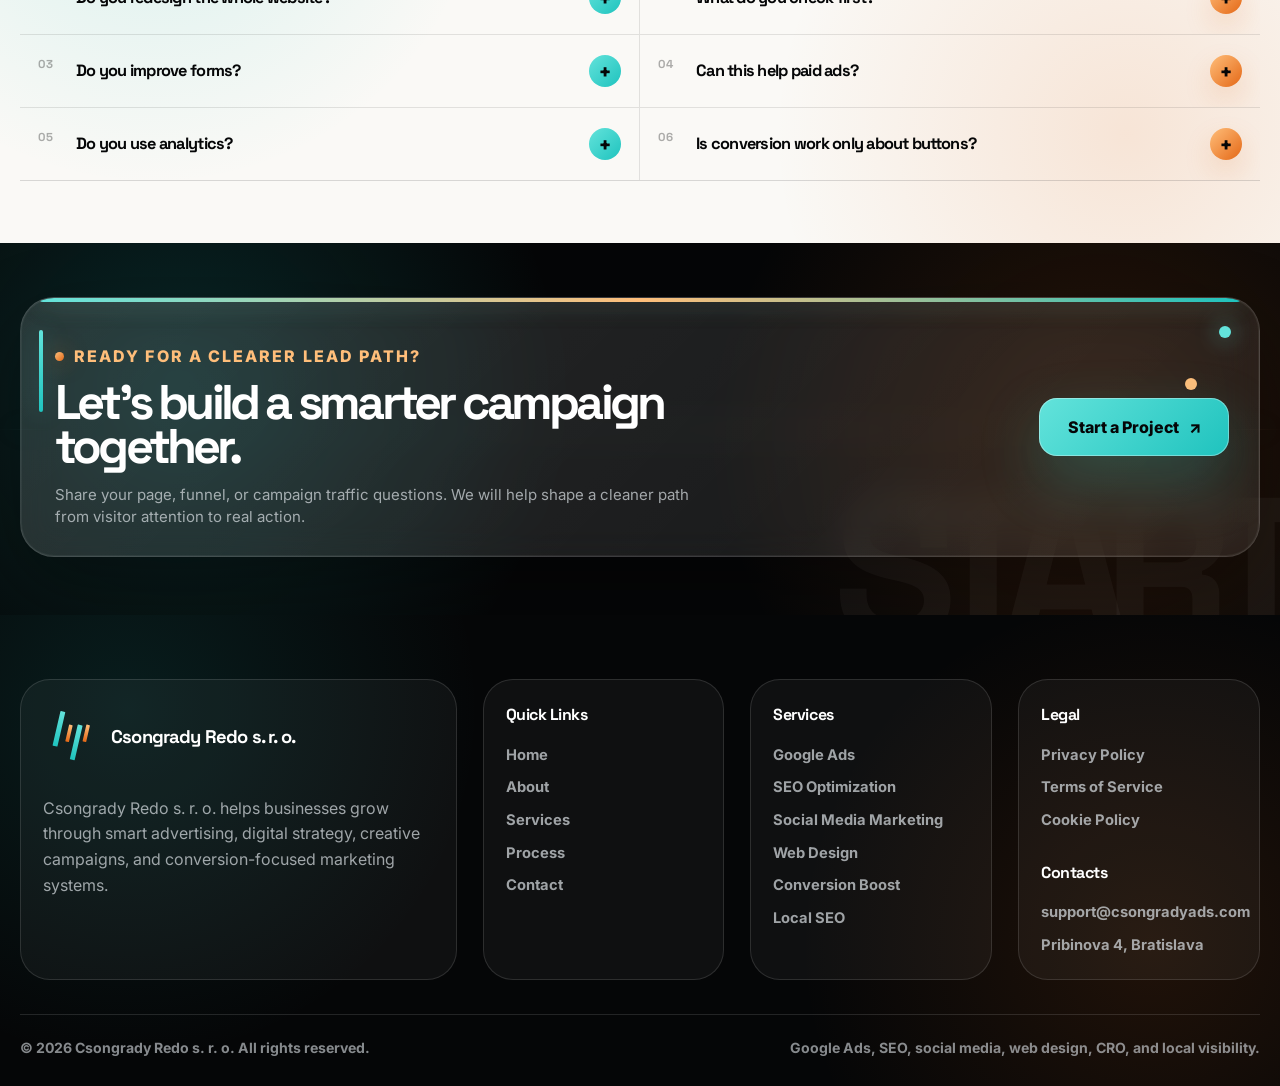
<file: conversion-boost.html>
<!DOCTYPE html>
<html lang="en">

<head>
    <meta charset="UTF-8" />
    <meta name="viewport" content="width=device-width, initial-scale=1.0" />

    <title>Conversion Boost | Csongrady Redo s. r. o.</title>

    <meta name="description"
        content="Conversion boost service by Csongrady Redo s. r. o. CRO, funnel improvement, landing page optimization, CTA strategy, form improvement, analytics, and A/B thinking." />

    <link rel="icon" href="assets/icons/favicon.svg" type="image/svg+xml" />

    <link rel="preconnect" href="https://fonts.googleapis.com" />
    <link rel="preconnect" href="https://fonts.gstatic.com" crossorigin />
    <link
        href="https://fonts.googleapis.com/css2?family=Inter:wght@400;500;600;700;800&family=Space+Grotesk:wght@600;700&display=swap"
        rel="stylesheet" />

    <link rel="stylesheet" href="assets/css/services.css" />
    <script src="assets/js/services.js" defer></script>
</head>

<body data-service-page="conversion-boost">
    <a class="service-skip-link" href="#main-content">Skip to content</a>

    <header class="service-header" data-header>
        <div class="service-header__inner">
            <a class="service-logo" href="index.html" aria-label="Csongrady Redo home">
                <span class="service-logo__mark" aria-hidden="true">
                    <svg viewBox="0 0 260 260" fill="none" xmlns="http://www.w3.org/2000/svg">
                        <defs>
                            <linearGradient id="logoMintConversion" x1="0" y1="0" x2="0" y2="1">
                                <stop offset="0%" stop-color="#63E3DB" />
                                <stop offset="100%" stop-color="#1FC3BE" />
                            </linearGradient>
                            <linearGradient id="logoOrangeConversion" x1="0" y1="0" x2="0" y2="1">
                                <stop offset="0%" stop-color="#FFBE7A" />
                                <stop offset="100%" stop-color="#E46816" />
                            </linearGradient>
                            <linearGradient id="logoGlassMintConversion" x1="0" y1="0" x2="1" y2="1">
                                <stop offset="0%" stop-color="#63E3DB" stop-opacity="0.34" />
                                <stop offset="100%" stop-color="#1FC3BE" stop-opacity="0.12" />
                            </linearGradient>
                            <linearGradient id="logoGlassOrangeConversion" x1="0" y1="0" x2="1" y2="1">
                                <stop offset="0%" stop-color="#FFBE7A" stop-opacity="0.34" />
                                <stop offset="100%" stop-color="#E46816" stop-opacity="0.12" />
                            </linearGradient>
                        </defs>

                        <path d="M78 97H120L106 158H64L78 97Z" fill="url(#logoGlassMintConversion)" />
                        <path d="M142 97H184L170 158H128L142 97Z" fill="url(#logoGlassOrangeConversion)" />
                        <rect x="67" y="34" width="19" height="136" rx="2" fill="url(#logoMintConversion)"
                            transform="rotate(13 67 34)" />
                        <rect x="100" y="86" width="14" height="66" rx="2" fill="url(#logoOrangeConversion)"
                            transform="rotate(13 100 86)" />
                        <rect x="133" y="86" width="19" height="136" rx="2" fill="url(#logoMintConversion)"
                            transform="rotate(13 133 86)" />
                        <rect x="166" y="86" width="14" height="66" rx="2" fill="url(#logoOrangeConversion)"
                            transform="rotate(13 166 86)" />
                    </svg>
                </span>

                <span class="service-logo__text">
                    <strong>Csongrady Redo</strong>
                    <small>s. r. o.</small>
                </span>
            </a>

            <nav class="service-nav" aria-label="Main navigation">
                <a href="index.html">Home</a>
                <a href="index.html#about">About</a>

                <div class="service-nav__dropdown" data-dropdown>
                    <a href="index.html#services" class="service-nav__dropdown-link" aria-label="View services">
                        Services
                        <span aria-hidden="true">+</span>
                    </a>

                    <div class="service-nav__dropdown-menu" aria-label="Services submenu">
                        <a href="google-ads.html" data-service-link="google-ads">Google Ads</a>
                        <a href="seo-optimization.html" data-service-link="seo-optimization">SEO Optimization</a>
                        <a href="social-media-marketing.html" data-service-link="social-media-marketing">Social Media
                            Marketing</a>
                        <a href="web-design.html" data-service-link="web-design">Web Design</a>
                        <a href="conversion-boost.html" data-service-link="conversion-boost">Conversion Boost</a>
                        <a href="local-seo.html" data-service-link="local-seo">Local SEO</a>
                    </div>
                </div>

                <a href="index.html#process">Process</a>
                <a href="index.html#results">Results</a>
                <a href="index.html#contact">Contact</a>
            </nav>

            <a class="service-header__cta" href="index.html#contact">
                Start a Project
                <span aria-hidden="true">↗</span>
            </a>

            <button class="service-burger" type="button" data-menu-open aria-label="Open mobile menu">
                <span></span>
                <span></span>
            </button>
        </div>
    </header>

    <div class="service-mobile-menu" data-mobile-menu aria-hidden="true">
        <div class="service-mobile-menu__panel">
            <div class="service-mobile-menu__top">
                <a class="service-mobile-logo" href="index.html" aria-label="Csongrady Redo home">
                    <span class="service-mobile-logo__mark" aria-hidden="true">
                        <svg viewBox="0 0 260 260" fill="none" xmlns="http://www.w3.org/2000/svg">
                            <defs>
                                <linearGradient id="mobileLogoMintConversion" x1="0" y1="0" x2="0" y2="1">
                                    <stop offset="0%" stop-color="#63E3DB" />
                                    <stop offset="100%" stop-color="#1FC3BE" />
                                </linearGradient>
                                <linearGradient id="mobileLogoOrangeConversion" x1="0" y1="0" x2="0" y2="1">
                                    <stop offset="0%" stop-color="#FFBE7A" />
                                    <stop offset="100%" stop-color="#E46816" />
                                </linearGradient>
                            </defs>
                            <rect x="67" y="34" width="19" height="136" rx="2" fill="url(#mobileLogoMintConversion)"
                                transform="rotate(13 67 34)" />
                            <rect x="100" y="86" width="14" height="66" rx="2" fill="url(#mobileLogoOrangeConversion)"
                                transform="rotate(13 100 86)" />
                            <rect x="133" y="86" width="19" height="136" rx="2" fill="url(#mobileLogoMintConversion)"
                                transform="rotate(13 133 86)" />
                            <rect x="166" y="86" width="14" height="66" rx="2" fill="url(#mobileLogoOrangeConversion)"
                                transform="rotate(13 166 86)" />
                        </svg>
                    </span>
                    <span>Csongrady Redo</span>
                </a>

                <button class="service-mobile-menu__close" type="button" data-menu-close aria-label="Close mobile menu">
                    <span></span>
                    <span></span>
                </button>
            </div>

            <div class="service-mobile-menu__grid">
                <nav class="service-mobile-menu__links" aria-label="Mobile navigation">
                    <a href="index.html">Home</a>
                    <a href="index.html#about">About</a>
                    <a href="index.html#services">Services</a>
                    <a href="index.html#process">Process</a>
                    <a href="index.html#results">Results</a>
                    <a href="index.html#contact">Contact</a>
                </nav>

                <div class="service-mobile-menu__services">
                    <p>Services</p>
                    <a href="google-ads.html" data-service-link="google-ads">Google Ads</a>
                    <a href="seo-optimization.html" data-service-link="seo-optimization">SEO Optimization</a>
                    <a href="social-media-marketing.html" data-service-link="social-media-marketing">Social Media
                        Marketing</a>
                    <a href="web-design.html" data-service-link="web-design">Web Design</a>
                    <a href="conversion-boost.html" data-service-link="conversion-boost">Conversion Boost</a>
                    <a href="local-seo.html" data-service-link="local-seo">Local SEO</a>
                </div>

                <div class="service-mobile-menu__contact">
                    <p>Contact</p>
                    <a href="mailto:support@csongradyads.com">support@csongradyads.com</a>
                    <a href="tel:+421900000000">+421 900 000 000</a>
                    <a href="https://www.google.com/maps/search/?api=1&query=Pribinova%204%2C%20Bratislava%2C%20811%2009%2C%20Slovak%20Republic"
                        target="_blank" rel="noopener noreferrer">
                        Pribinova 4, Bratislava
                    </a>
                </div>
            </div>

            <a class="service-mobile-menu__cta" href="index.html#contact">
                Start a Project
                <span aria-hidden="true">↗</span>
            </a>
        </div>
    </div>

    <main id="main-content">
<section class="service-hero" aria-labelledby="service-hero-title">
    <div class="service-container">
        <div class="service-hero__panel">
            <div class="service-hero__media">
                <img class="service-hero__image" src="assets/images/services/conversion-boost-hero.jpg"
                    alt="Conversion optimization planning for digital marketing and landing pages" />

                <div class="service-hero__media-pill">
                    <span></span>
                    Better action paths
                </div>
            </div>

            <div class="service-hero__content">
                <p class="service-badge">
                    <span></span>
                    Performance Flow / Conversion Boost
                </p>

                <h1 id="service-hero-title">
                    Conversion Boost Systems That Turn Attention Into Action
                </h1>

                <p class="service-hero__text">
                    We improve the moments that decide whether visitors leave, scroll, click,
                    request, or buy by refining messaging, page flow, trust signals, and calls to action.
                </p>

                <div class="service-hero__actions">
                    <a class="service-btn service-btn--mint" href="index.html#contact">
                        Start With This Service
                        <span aria-hidden="true">↗</span>
                    </a>

                    <a class="service-btn service-btn--ghost" href="#related-services">
                        View Related Services
                        <span aria-hidden="true">→</span>
                    </a>
                </div>

                <div class="service-hero__tags">
                    <span>Landing Flow</span>
                    <span>CTA Strategy</span>
                    <span>Trust Signals</span>
                </div>

                <div class="service-hero__big-word" aria-hidden="true">CRO</div>
            </div>
        </div>
    </div>
</section>

        <section class="service-intro" aria-labelledby="service-intro-title">
            <div class="service-container service-intro__grid">
                <div class="service-section-heading">
                    <p class="service-kicker">Service overview</p>
                    <h2 id="service-intro-title">
                        Conversion Work That Makes The Next Step Clearer, Faster.
                    </h2>
                    <p>
                        Better conversions come from better decisions across the page: what users see first,
                        how the offer is explained, how trust is built, and how simple the action feels.
                    </p>
                </div>

                <div class="service-intro__items">
                    <article class="service-intro-card">
                        <span class="service-line-icon" aria-hidden="true">
                            <svg viewBox="0 0 24 24">
                                <path d="M4 5H20V19H4V5Z" />
                                <path d="M8 9H16" />
                                <path d="M8 13H13" />
                            </svg>
                        </span>
                        <h3>Landing page clarity</h3>
                        <p>Hero message, offer structure, proof sections, and CTA placement improved.</p>
                    </article>

                    <article class="service-intro-card">
                        <span class="service-line-icon service-line-icon--orange" aria-hidden="true">
                            <svg viewBox="0 0 24 24">
                                <path d="M4 14L10 8L14 12L20 6" />
                                <path d="M20 6V12" />
                                <path d="M20 6H14" />
                            </svg>
                        </span>
                        <h3>CTA strategy</h3>
                        <p>Buttons, links, page endings, and microcopy shaped around clearer action.</p>
                    </article>

                    <article class="service-intro-card">
                        <span class="service-line-icon" aria-hidden="true">
                            <svg viewBox="0 0 24 24">
                                <path d="M6 4H18V20H6V4Z" />
                                <path d="M9 8H15" />
                                <path d="M9 12H15" />
                                <path d="M9 16H13" />
                            </svg>
                        </span>
                        <h3>Form improvement</h3>
                        <p>Fields, labels, validation, spacing, and trust details made easier for visitors.</p>
                    </article>

                    <article class="service-intro-card">
                        <span class="service-line-icon service-line-icon--orange" aria-hidden="true">
                            <svg viewBox="0 0 24 24">
                                <path d="M5 18V8" />
                                <path d="M12 18V4" />
                                <path d="M19 18V11" />
                                <path d="M3 18H21" />
                            </svg>
                        </span>
                        <h3>Analytics review</h3>
                        <p>Behavior signals, drop-off points, traffic quality, and conversion events studied.</p>
                    </article>
                </div>
            </div>
        </section>

    <section class="service-includes service-includes--editorial" aria-labelledby="service-includes-title">
        <div class="service-container">
            <div class="service-includes-editorial__grid">
                <div class="service-includes-editorial__content">
                    <p class="service-kicker">What this service includes</p>
    
                    <h2 id="service-includes-title">
                        Conversion Components Built To Make Every Next Step Clear
                    </h2>
    
                    <p class="service-includes-editorial__lead">
                        Conversion work improves the moments that decide whether visitors stay, trust,
                        click, request, or leave the page without action.
                    </p>
    
                    <ul class="service-includes-editorial__list">
                        <li>Landing page clarity, offer structure, proof sections, and CTA placement</li>
                        <li>Form improvement, microcopy, trust details, and easier user decision points</li>
                        <li>Analytics review around drop-off signals, traffic quality, and conversion events</li>
                    </ul>
    
                    <div class="service-includes-editorial__stats">
                        <article>
                            <strong>3</strong>
                            <span>Action layers</span>
                        </article>
    
                        <article>
                            <strong>6+</strong>
                            <span>Flow checks</span>
                        </article>
    
                        <article>
                            <strong>1</strong>
                            <span>Conversion path</span>
                        </article>
                    </div>
                </div>
    
                <div class="service-includes-editorial__visual">
                    <div class="service-includes-editorial__visual-grid">
                        <div class="service-includes-editorial__photo service-includes-editorial__photo--small">
                            <img src="assets/images/services/includes-small.jpg" alt="Marketing planning discussion" />
                        </div>
    
                        <article class="service-includes-editorial__quote">
                            <p>
                                “Conversion improves when the page stops forcing users to think too much
                                about the next step.”
                            </p>
    
                            <div>
                                <strong>Conversion flow</strong>
                                <span>Less friction</span>
                            </div>
                        </article>
    
                        <div class="service-includes-editorial__photo service-includes-editorial__photo--large">
                            <img src="assets/images/services/includes-large.jpg"
                                alt="Digital marketing team reviewing campaign data" />
                        </div>
                    </div>
                </div>
            </div>
        </div>
    </section>

        <section class="service-process service-process--signal-flow" aria-labelledby="service-process-title">
            <div class="service-container">
                <div class="service-process-flow__top">
                    <div class="service-section-heading">
                        <p class="service-kicker">Service process</p>
                        <h2 id="service-process-title">From User Friction To Cleaner Conversion Paths</h2>
                    </div>
        
                    <p>
                        We improve the moments that decide whether visitors understand, trust, click, request, or leave.
                    </p>
                </div>
        
                <div class="service-process__timeline service-process-flow__timeline">
                    <article class="service-process-step">
                        <span class="service-process-step__icon service-process-step__icon--mint" aria-hidden="true">
                            <svg viewBox="0 0 24 24">
                                <path d="M5 5h14v14H5Z" />
                                <path d="M8 9h8" />
                                <path d="M8 13h5" />
                                <path d="M8 17h3" />
                            </svg>
                        </span>
        
                        <div>
                            <h3>Flow review</h3>
                            <p>Hero message, offer clarity, page order, user friction, forms, and CTA visibility.</p>
                        </div>
                    </article>
        
                    <article class="service-process-step">
                        <span class="service-process-step__icon service-process-step__icon--orange" aria-hidden="true">
                            <svg viewBox="0 0 24 24">
                                <path d="M12 4v16" />
                                <path d="M5 9h14" />
                                <path d="M7 15h10" />
                                <path d="M9 20h6" />
                            </svg>
                        </span>
        
                        <div>
                            <h3>Prioritize fixes</h3>
                            <p>Trust gaps, weak sections, confusing copy, missing proof, and high-impact page changes.</p>
                        </div>
                    </article>
        
                    <article class="service-process-step">
                        <span class="service-process-step__icon service-process-step__icon--mint" aria-hidden="true">
                            <svg viewBox="0 0 24 24">
                                <path d="M4 12h10" />
                                <path d="M10 8l4 4l-4 4" />
                                <path d="M16 5h4v14h-4" />
                            </svg>
                        </span>
        
                        <div>
                            <h3>Refine actions</h3>
                            <p>Buttons, forms, trust text, microcopy, landing flow, and decision-making moments.</p>
                        </div>
                    </article>
        
                    <article class="service-process-step">
                        <span class="service-process-step__icon service-process-step__icon--orange" aria-hidden="true">
                            <svg viewBox="0 0 24 24">
                                <path d="M4 17L9 12L13 15L20 7" />
                                <path d="M15 7h5v5" />
                                <path d="M4 21h16" />
                            </svg>
                        </span>
        
                        <div>
                            <h3>Measure & adjust</h3>
                            <p>Conversion events, drop-off signals, traffic quality, lead quality, and next improvements.</p>
                        </div>
                    </article>
                </div>
            </div>
        </section>

        <section class="service-matters" aria-labelledby="service-matters-title">
            <div class="service-container service-matters__grid">
                <div class="service-matters__image">
                    <img src="assets/images/services/google-ads-hero.jpg"
                        alt="Conversion rate optimization dashboard showing funnel performance" />
                    <div class="service-matters__badge">
                        <strong>More value from traffic</strong>
                        <span>Better paths, clearer actions</span>
                    </div>
                </div>

                <div class="service-matters__content">
                    <p class="service-kicker">Why it matters</p>
                    <h2 id="service-matters-title">More Traffic Is Not Always The Answer If The Page Cannot Convert</h2>

                    <p>
                        Advertising, SEO, and social media can bring attention, but weak page flow,
                        unclear CTAs, or confusing forms can waste that attention before it becomes a lead.
                    </p>

                    <p>
                        Conversion Boost focuses on what happens after the visitor arrives:
                        the message, proof, page rhythm, friction, and action path that decide whether someone moves
                        forward.
                    </p>

                    <div class="service-matters__points">
                        <span>Get more from existing traffic</span>
                        <span>Reduce friction around forms and CTAs</span>
                        <span>Improve page decisions with analytics signals</span>
                    </div>
                </div>
            </div>
        </section>

        <section class="service-results" aria-labelledby="service-results-title">
            <div class="service-container">

                <div class="service-results__grid" data-service-counter-section>
                    <article class="service-result-card">
                        <span></span>
                        <strong data-service-counter data-target="32" data-suffix="%">0</strong>
                        <p>sample improvement in form clarity after field and CTA review</p>
                    </article>

                    <article class="service-result-card">
                        <span></span>
                        <strong data-service-counter data-target="8.1" data-suffix="%">0</strong>
                        <p>CTA interaction signal monitored across stronger landing page sections</p>
                    </article>

                    <article class="service-result-card">
                        <span></span>
                        <strong data-service-counter data-target="17" data-suffix="+">0</strong>
                        <p>friction points reviewed across page, form, and funnel experiences</p>
                    </article>

                    <article class="service-result-card">
                        <span></span>
                        <strong data-service-counter data-target="3" data-suffix="x">0</strong>
                        <p>core funnel stages reviewed from traffic source to final action</p>
                    </article>
                </div>
            </div>
        </section>

        <section class="service-related" id="related-services" aria-labelledby="related-services-title">
            <div class="service-container">
                <div class="service-section-top">
                    <div class="service-section-heading">
                        <p class="service-kicker">Related services</p>
                        <h2 id="related-services-title">Strengthen Conversion With Better Pages And Better Traffic</h2>
                        <p>
                            Conversion improvements work best when your website, paid campaigns,
                            and social traffic are aligned around one clear action path.
                        </p>
                    </div>
                </div>

                <div class="service-related__grid">
                    <a class="service-related-card" href="web-design.html">
                        <img src="assets/images/services/web-design-hero.jpg"
                            alt="Premium web design layout with conversion-focused sections" />
                        <div>
                            <span>Page experience</span>
                            <h3>Web Design</h3>
                            <p>Create pages that look premium and guide visitors toward action.</p>
                        </div>
                        <strong aria-hidden="true">↗</strong>
                    </a>

                    <a class="service-related-card" href="google-ads.html">
                        <img src="assets/images/services/google-ads-hero.jpg"
                            alt="Google Ads campaign dashboard and paid search analytics" />
                        <div>
                            <span>Paid demand</span>
                            <h3>Google Ads</h3>
                            <p>Bring high-intent traffic into a clearer and stronger conversion path.</p>
                        </div>
                        <strong aria-hidden="true">↗</strong>
                    </a>

                    <a class="service-related-card" href="social-media-marketing.html">
                        <img src="assets/images/services/social-media-hero.jpg"
                            alt="Social media marketing content and audience engagement dashboard" />
                        <div>
                            <span>Brand trust</span>
                            <h3>Social Media Marketing</h3>
                            <p>Build familiarity before visitors reach your landing page or form.</p>
                        </div>
                        <strong aria-hidden="true">↗</strong>
                    </a>
                </div>
            </div>
        </section>

                <section class="fit-strip" aria-label="Who this service fits best">
                    <div class="service-container">
                        <div class="fit-strip__rail">
                            <article class="fit-strip-item">
                                <span class="fit-strip-item__icon" aria-hidden="true">
                                    <svg viewBox="0 0 24 24">
                                        <path d="M4 18V9" />
                                        <path d="M10 18V5" />
                                        <path d="M16 18v-7" />
                                        <path d="M20 18H3" />
                                    </svg>
                                </span>
                                <h3>Growing teams</h3>
                                <p>Cleaner paid growth direction.</p>
                            </article>
                
                            <article class="fit-strip-item fit-strip-item--orange">
                                <span class="fit-strip-item__icon" aria-hidden="true">
                                    <svg viewBox="0 0 24 24">
                                        <path d="M5 7h14" />
                                        <path d="M5 12h10" />
                                        <path d="M5 17h7" />
                                        <path d="M17 14l3 3l-3 3" />
                                    </svg>
                                </span>
                                <h3>Messy campaigns</h3>
                                <p>Clicks and spend need clarity.</p>
                            </article>
                
                            <article class="fit-strip-item">
                                <span class="fit-strip-item__icon" aria-hidden="true">
                                    <svg viewBox="0 0 24 24">
                                        <path d="M12 3L15 9L21 12L15 15L12 21L9 15L3 12L9 9L12 3Z" />
                                        <path d="M12 9v6" />
                                        <path d="M9 12h6" />
                                    </svg>
                                </span>
                                <h3>New launches</h3>
                                <p>Sharper first campaign push through.</p>
                            </article>
                
                            <article class="fit-strip-item fit-strip-item--orange">
                                <span class="fit-strip-item__icon" aria-hidden="true">
                                    <svg viewBox="0 0 24 24">
                                        <path d="M4 17L9 12L13 15L20 7" />
                                        <path d="M15 7h5v5" />
                                        <path d="M4 21h16" />
                                    </svg>
                                </span>
                                <h3>Scaling budgets</h3>
                                <p>Better signals before more spend.</p>
                            </article>
                
                            <article class="fit-strip-item">
                                <span class="fit-strip-item__icon" aria-hidden="true">
                                    <svg viewBox="0 0 24 24">
                                        <path d="M5 5h14v14H5Z" />
                                        <path d="M8 9h8" />
                                        <path d="M8 13h5" />
                                        <path d="M8 17h3" />
                                    </svg>
                                </span>
                                <h3>Weak tracking</h3>
                                <p>Actions need better measurement.</p>
                            </article>
                
                            <article class="fit-strip-item fit-strip-item--orange">
                                <span class="fit-strip-item__icon" aria-hidden="true">
                                    <svg viewBox="0 0 24 24">
                                        <path d="M4 12h10" />
                                        <path d="M10 8l4 4l-4 4" />
                                        <path d="M16 5h4v14h-4" />
                                    </svg>
                                </span>
                                <h3>Better flow</h3>
                                <p>Ads, pages, and CTAs connected.</p>
                            </article>
                        </div>
                    </div>
                </section>

    <section class="service-faq service-faq--switchboard" aria-labelledby="service-faq-title">
        <div class="service-container">
            <div class="service-faq-switch__top">
                <div>
                    <p class="service-kicker">Conversion Boost FAQ</p>
                    <h2 id="service-faq-title">
                        Clear Answers Before We Improve Your Conversion Path
                    </h2>
                </div>
    
                <p>
                    Practical answers about landing flow, forms, trust signals, calls-to-action, and user decisions.
                </p>
            </div>
    
            <div class="service-faq__accordion service-faq-switch__board" data-service-faq>
                <article class="service-faq-item">
                    <button type="button" aria-expanded="true">
                        <span>Do you redesign the whole website?</span>
                        <strong>+</strong>
                    </button>
                    <div class="service-faq-item__content">
                        <p>
                            Not always. Sometimes conversion improves through focused changes:
                            clearer messaging, better CTA placement, trust sections, and form improvements.
                        </p>
                    </div>
                </article>
    
                <article class="service-faq-item">
                    <button type="button" aria-expanded="false">
                        <span>What do you check first?</span>
                        <strong>+</strong>
                    </button>
                    <div class="service-faq-item__content">
                        <p>
                            We review the hero message, offer clarity, page flow, button logic,
                            trust signals, forms, and where users may lose confidence.
                        </p>
                    </div>
                </article>
    
                <article class="service-faq-item">
                    <button type="button" aria-expanded="false">
                        <span>Do you improve forms?</span>
                        <strong>+</strong>
                    </button>
                    <div class="service-faq-item__content">
                        <p>
                            Yes. Form fields, labels, spacing, validation, trust text,
                            and submission flow can all affect whether visitors complete the action.
                        </p>
                    </div>
                </article>
    
                <article class="service-faq-item">
                    <button type="button" aria-expanded="false">
                        <span>Can this help paid ads?</span>
                        <strong>+</strong>
                    </button>
                    <div class="service-faq-item__content">
                        <p>
                            Yes. Better landing pages can improve the value of paid traffic
                            by making the post-click path clearer and easier to complete.
                        </p>
                    </div>
                </article>
    
                <article class="service-faq-item">
                    <button type="button" aria-expanded="false">
                        <span>Do you use analytics?</span>
                        <strong>+</strong>
                    </button>
                    <div class="service-faq-item__content">
                        <p>
                            Yes. We can review behavior signals, drop-off points,
                            traffic quality, conversion events, and page-level weak spots.
                        </p>
                    </div>
                </article>
    
                <article class="service-faq-item">
                    <button type="button" aria-expanded="false">
                        <span>Is conversion work only about buttons?</span>
                        <strong>+</strong>
                    </button>
                    <div class="service-faq-item__content">
                        <p>
                            No. Buttons matter, but conversion is also about message clarity,
                            trust, layout order, proof, friction, and the visitor’s confidence.
                        </p>
                    </div>
                </article>
            </div>
        </div>
    </section>

        <section class="service-final-cta" aria-labelledby="service-final-title">
            <div class="service-container">
                <div class="service-final-cta__inner">
                    <div>
                        <p class="service-kicker">Ready for a clearer lead path?</p>
                        <h2 id="service-final-title">Let’s build a smarter campaign together.</h2>
                        <p>
                            Share your page, funnel, or campaign traffic questions.
                            We will help shape a cleaner path from visitor attention to real action.
                        </p>
                    </div>

                    <a class="service-btn service-btn--mint" href="index.html#contact">
                        Start a Project
                        <span aria-hidden="true">↗</span>
                    </a>
                </div>
            </div>
        </section>
    </main>

    <footer class="service-footer">
        <div class="service-container">
            <div class="service-footer__grid">
                <div class="service-footer__brand">
                    <a class="service-footer-logo" href="index.html" aria-label="Csongrady Redo home">
                        <span class="service-footer-logo__mark" aria-hidden="true">
                            <svg viewBox="0 0 260 260" fill="none" xmlns="http://www.w3.org/2000/svg">
                                <defs>
                                    <linearGradient id="footerLogoMintConversion" x1="0" y1="0" x2="0" y2="1">
                                        <stop offset="0%" stop-color="#63E3DB" />
                                        <stop offset="100%" stop-color="#1FC3BE" />
                                    </linearGradient>
                                    <linearGradient id="footerLogoOrangeConversion" x1="0" y1="0" x2="0" y2="1">
                                        <stop offset="0%" stop-color="#FFBE7A" />
                                        <stop offset="100%" stop-color="#E46816" />
                                    </linearGradient>
                                </defs>
                                <rect x="67" y="34" width="19" height="136" rx="2" fill="url(#footerLogoMintConversion)"
                                    transform="rotate(13 67 34)" />
                                <rect x="100" y="86" width="14" height="66" rx="2"
                                    fill="url(#footerLogoOrangeConversion)" transform="rotate(13 100 86)" />
                                <rect x="133" y="86" width="19" height="136" rx="2"
                                    fill="url(#footerLogoMintConversion)" transform="rotate(13 133 86)" />
                                <rect x="166" y="86" width="14" height="66" rx="2"
                                    fill="url(#footerLogoOrangeConversion)" transform="rotate(13 166 86)" />
                            </svg>
                        </span>
                        <span>Csongrady Redo s. r. o.</span>
                    </a>

                    <p>
                        Csongrady Redo s. r. o. helps businesses grow through smart advertising,
                        digital strategy, creative campaigns, and conversion-focused marketing systems.
                    </p>

                </div>

                <div class="service-footer__column">
                    <h2>Quick Links</h2>
                    <a href="index.html">Home</a>
                    <a href="index.html#about">About</a>
                    <a href="index.html#services">Services</a>
                    <a href="index.html#process">Process</a>
                    <a href="index.html#contact">Contact</a>
                </div>

                <div class="service-footer__column">
                    <h2>Services</h2>
                    <a href="google-ads.html">Google Ads</a>
                    <a href="seo-optimization.html">SEO Optimization</a>
                    <a href="social-media-marketing.html">Social Media Marketing</a>
                    <a href="web-design.html">Web Design</a>
                    <a href="conversion-boost.html">Conversion Boost</a>
                    <a href="local-seo.html">Local SEO</a>
                </div>

                <div class="service-footer__column">
                    <h2>Legal</h2>
                    <a href="privacy-policy.html">Privacy Policy</a>
                    <a href="terms-of-service.html">Terms of Service</a>
                    <a href="cookie-policy.html">Cookie Policy</a>

                    <h2 class="service-footer__contact-title">Contacts</h2>
                    <a href="mailto:support@csongradyads.com">support@csongradyads.com</a>
                    <a href="https://www.google.com/maps/search/?api=1&query=Pribinova%204%2C%20Bratislava%2C%20811%2009%2C%20Slovak%20Republic"
                        target="_blank" rel="noopener noreferrer">
                        Pribinova 4, Bratislava
                    </a>
                </div>
            </div>

            <div class="service-footer__bottom">
                <p>© 2026 Csongrady Redo s. r. o. All rights reserved.</p>
                <p>Google Ads, SEO, social media, web design, CRO, and local visibility.</p>
            </div>
        </div>
    </footer>

    <div class="service-cookie" data-cookie-banner>
        <div class="service-cookie__text">
            <strong>Cookie preferences</strong>
            <p>
                We use cookies to improve your browsing experience and understand basic site performance.
                Read our <a href="privacy-policy.html">Privacy Policy</a> and
                <a href="cookie-policy.html">Cookie Policy</a>.
            </p>
        </div>

        <div class="service-cookie__actions">
            <button type="button" data-cookie-decline>Decline</button>
            <button type="button" data-cookie-accept>Accept</button>
        </div>
    </div>
</body>

</html>
</file>
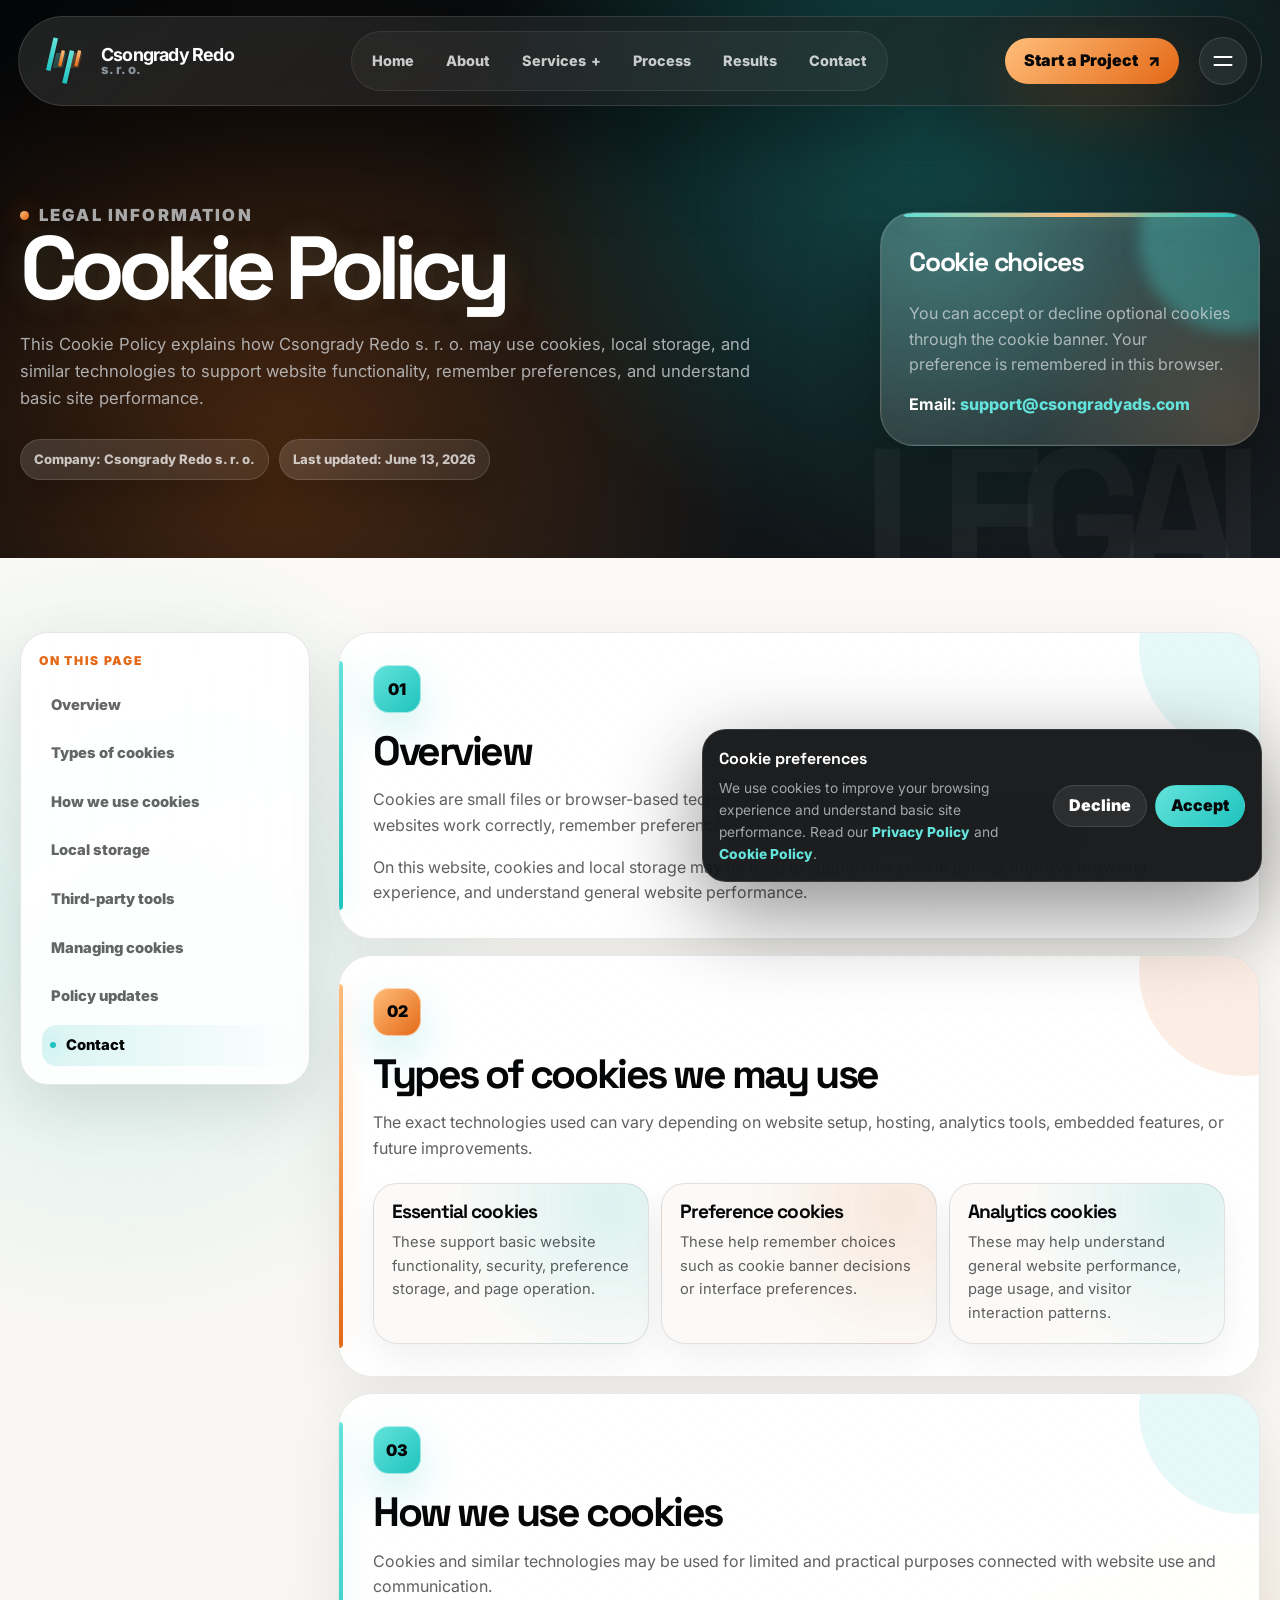
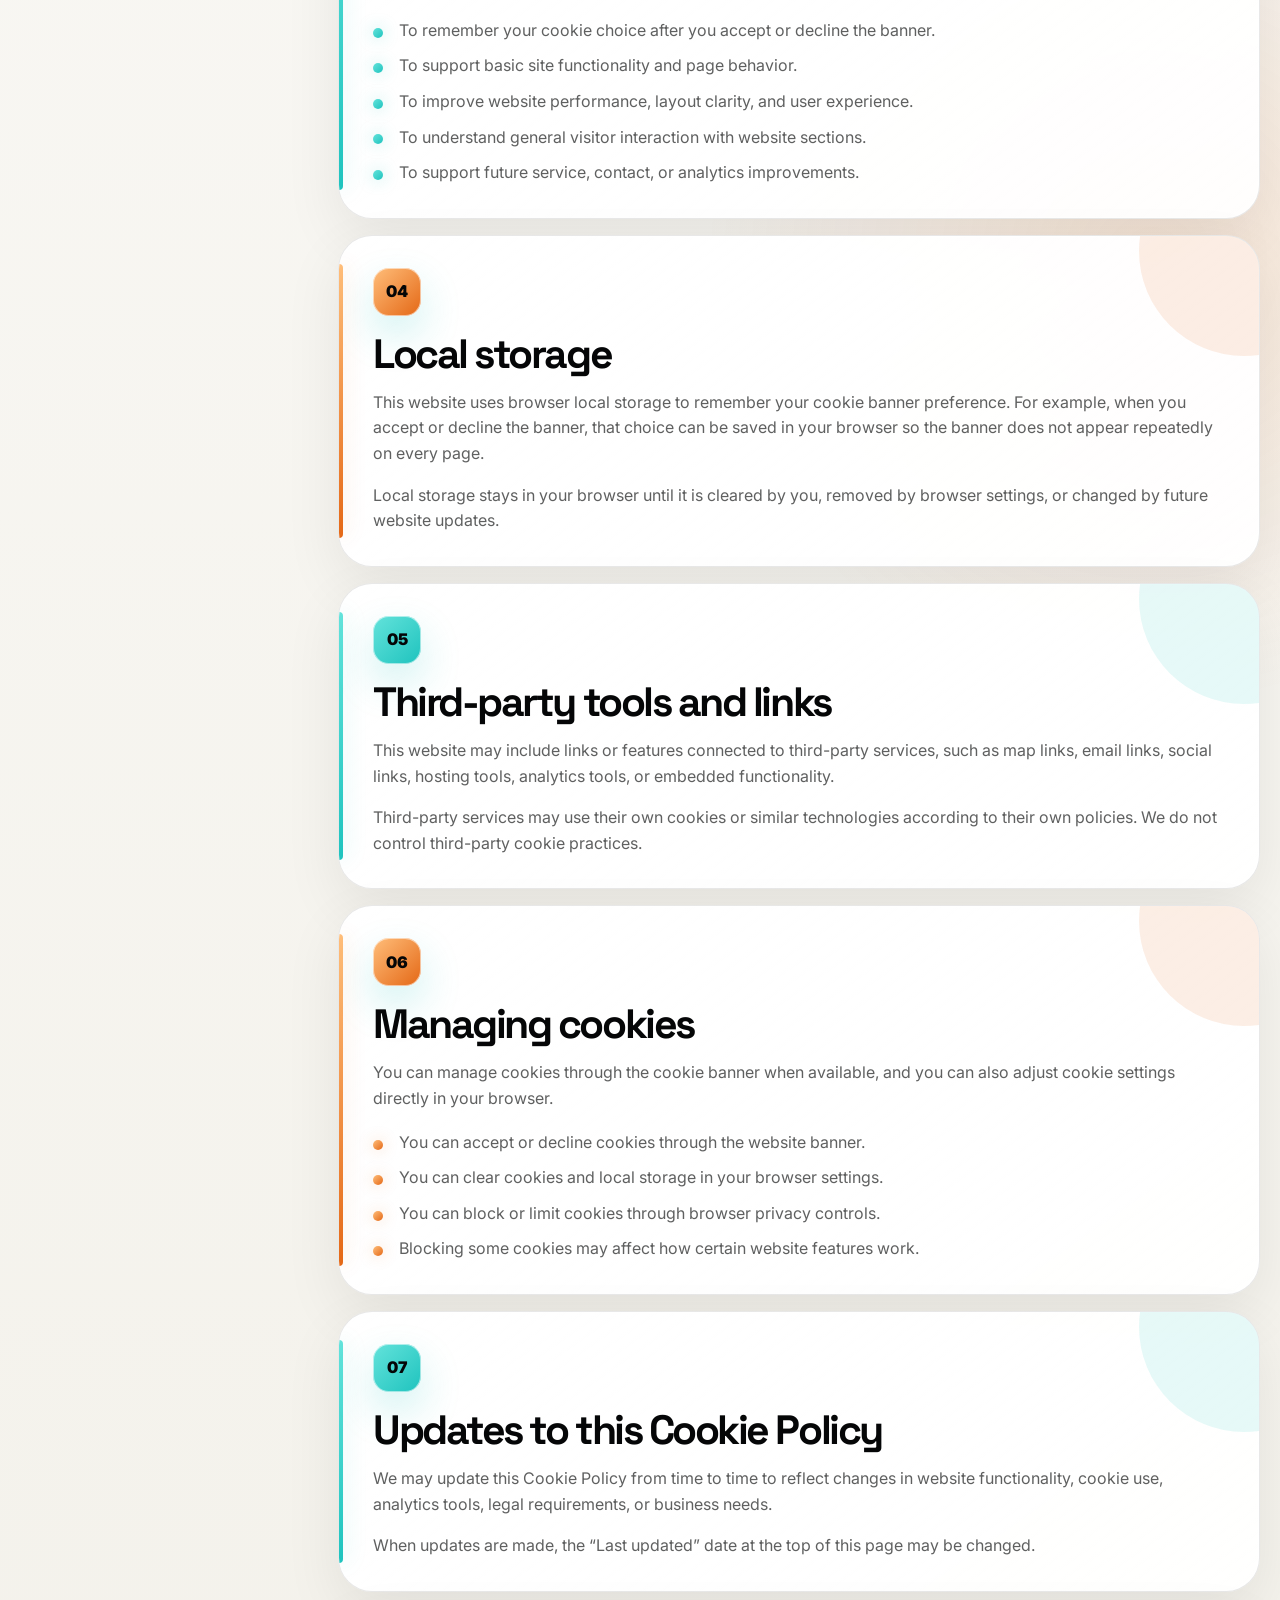
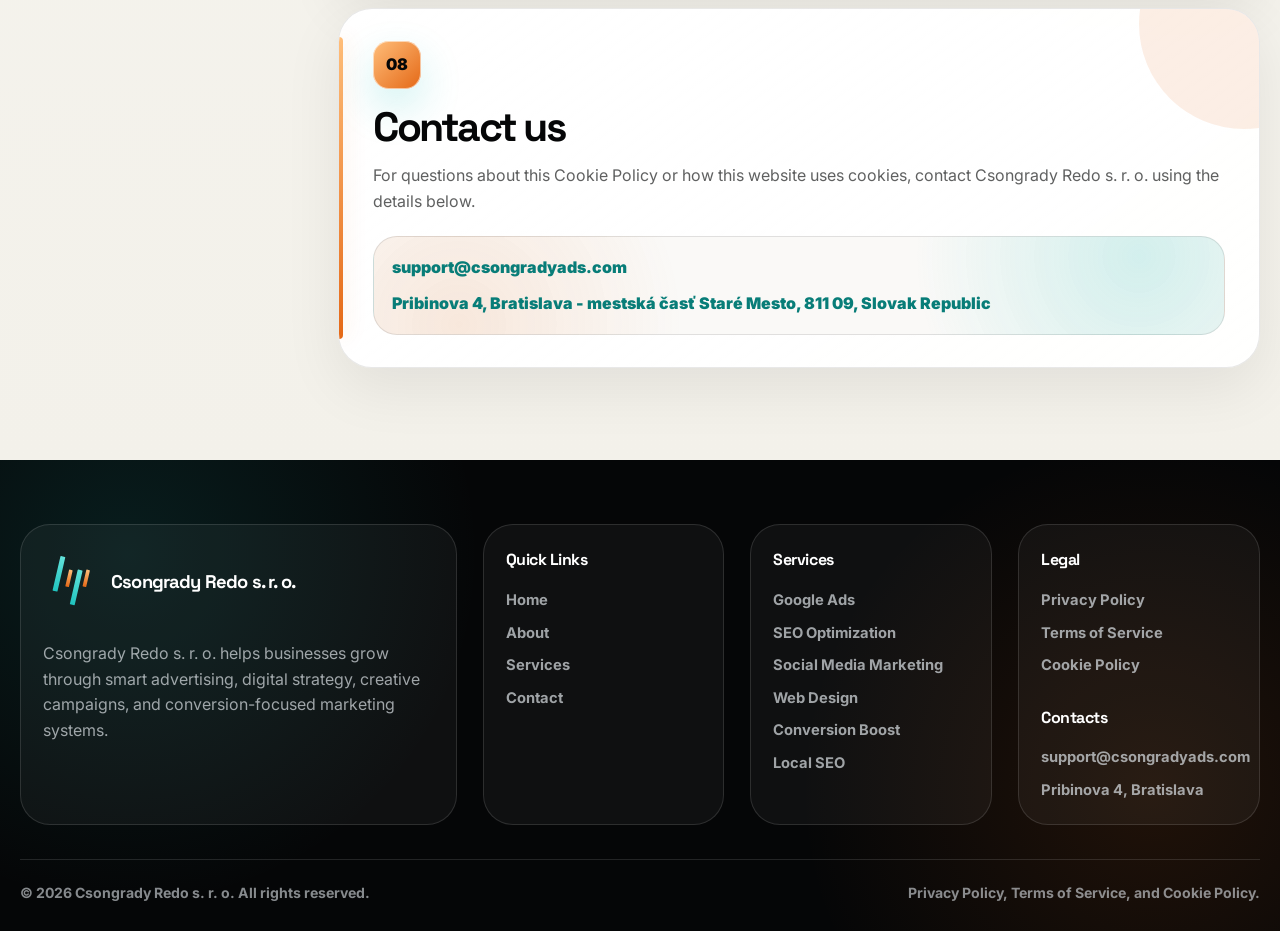
<file: cookie-policy.html>
<!DOCTYPE html>
<html lang="en">

<head>
    <meta charset="UTF-8" />
    <meta name="viewport" content="width=device-width, initial-scale=1.0" />

    <title>Cookie Policy | Csongrady Redo s. r. o.</title>

    <meta name="description"
        content="Cookie Policy for Csongrady Redo s. r. o., a digital marketing and advertising agency based in Bratislava, Slovak Republic." />

    <link rel="icon" href="assets/icons/favicon.svg" type="image/svg+xml" />

    <link rel="preconnect" href="https://fonts.googleapis.com" />
    <link rel="preconnect" href="https://fonts.gstatic.com" crossorigin />
    <link
        href="https://fonts.googleapis.com/css2?family=Inter:wght@400;500;600;700;800&family=Space+Grotesk:wght@600;700&display=swap"
        rel="stylesheet" />

    <link rel="stylesheet" href="assets/css/legal.css" />
    <script src="assets/js/legal.js" defer></script>
</head>

<body>
    <a class="legal-skip-link" href="#main-content">Skip to content</a>

    <header class="legal-header" data-header>
        <div class="legal-header__inner">
            <a class="legal-logo" href="index.html" aria-label="Csongrady Redo home">
                <span class="legal-logo__mark" aria-hidden="true">
                    <svg viewBox="0 0 260 260" fill="none" xmlns="http://www.w3.org/2000/svg">
                        <defs>
                            <linearGradient id="logoMintCookie" x1="0" y1="0" x2="0" y2="1">
                                <stop offset="0%" stop-color="#63E3DB" />
                                <stop offset="100%" stop-color="#1FC3BE" />
                            </linearGradient>
                            <linearGradient id="logoOrangeCookie" x1="0" y1="0" x2="0" y2="1">
                                <stop offset="0%" stop-color="#FFBE7A" />
                                <stop offset="100%" stop-color="#E46816" />
                            </linearGradient>
                            <linearGradient id="logoGlassMintCookie" x1="0" y1="0" x2="1" y2="1">
                                <stop offset="0%" stop-color="#63E3DB" stop-opacity="0.34" />
                                <stop offset="100%" stop-color="#1FC3BE" stop-opacity="0.12" />
                            </linearGradient>
                            <linearGradient id="logoGlassOrangeCookie" x1="0" y1="0" x2="1" y2="1">
                                <stop offset="0%" stop-color="#FFBE7A" stop-opacity="0.34" />
                                <stop offset="100%" stop-color="#E46816" stop-opacity="0.12" />
                            </linearGradient>
                        </defs>

                        <path d="M78 97H120L106 158H64L78 97Z" fill="url(#logoGlassMintCookie)" />
                        <path d="M142 97H184L170 158H128L142 97Z" fill="url(#logoGlassOrangeCookie)" />
                        <rect x="67" y="34" width="19" height="136" rx="2" fill="url(#logoMintCookie)"
                            transform="rotate(13 67 34)" />
                        <rect x="100" y="86" width="14" height="66" rx="2" fill="url(#logoOrangeCookie)"
                            transform="rotate(13 100 86)" />
                        <rect x="133" y="86" width="19" height="136" rx="2" fill="url(#logoMintCookie)"
                            transform="rotate(13 133 86)" />
                        <rect x="166" y="86" width="14" height="66" rx="2" fill="url(#logoOrangeCookie)"
                            transform="rotate(13 166 86)" />
                    </svg>
                </span>

                <span class="legal-logo__text">
                    <strong>Csongrady Redo</strong>
                    <small>s. r. o.</small>
                </span>
            </a>

            <nav class="legal-nav" aria-label="Main navigation">
                <a href="index.html">Home</a>
                <a href="index.html#about">About</a>

                <div class="legal-nav__dropdown" data-dropdown>
                    <a href="index.html#services" class="legal-nav__dropdown-link" aria-label="View services">
                        Services
                        <span aria-hidden="true">+</span>
                    </a>

                    <div class="legal-nav__dropdown-menu" aria-label="Services submenu">
                        <a href="google-ads.html">Google Ads</a>
                        <a href="seo-optimization.html">SEO Optimization</a>
                        <a href="social-media-marketing.html">Social Media Marketing</a>
                        <a href="web-design.html">Web Design</a>
                        <a href="conversion-boost.html">Conversion Boost</a>
                        <a href="local-seo.html">Local SEO</a>
                    </div>
                </div>

                <a href="index.html#process">Process</a>
                <a href="index.html#results">Results</a>
                <a href="index.html#contact">Contact</a>
            </nav>

            <a class="legal-header__cta" href="index.html#contact">
                Start a Project
                <span aria-hidden="true">↗</span>
            </a>

            <button class="legal-burger" type="button" data-menu-open aria-label="Open mobile menu">
                <span></span>
                <span></span>
            </button>
        </div>
    </header>

    <div class="legal-mobile-menu" data-mobile-menu aria-hidden="true">
        <div class="legal-mobile-menu__panel">
            <div class="legal-mobile-menu__top">
                <a class="legal-mobile-logo" href="index.html" aria-label="Csongrady Redo home">
                    <span class="legal-mobile-logo__mark" aria-hidden="true">
                        <svg viewBox="0 0 260 260" fill="none" xmlns="http://www.w3.org/2000/svg">
                            <defs>
                                <linearGradient id="mobileLogoMintCookie" x1="0" y1="0" x2="0" y2="1">
                                    <stop offset="0%" stop-color="#63E3DB" />
                                    <stop offset="100%" stop-color="#1FC3BE" />
                                </linearGradient>
                                <linearGradient id="mobileLogoOrangeCookie" x1="0" y1="0" x2="0" y2="1">
                                    <stop offset="0%" stop-color="#FFBE7A" />
                                    <stop offset="100%" stop-color="#E46816" />
                                </linearGradient>
                            </defs>
                            <rect x="67" y="34" width="19" height="136" rx="2" fill="url(#mobileLogoMintCookie)"
                                transform="rotate(13 67 34)" />
                            <rect x="100" y="86" width="14" height="66" rx="2" fill="url(#mobileLogoOrangeCookie)"
                                transform="rotate(13 100 86)" />
                            <rect x="133" y="86" width="19" height="136" rx="2" fill="url(#mobileLogoMintCookie)"
                                transform="rotate(13 133 86)" />
                            <rect x="166" y="86" width="14" height="66" rx="2" fill="url(#mobileLogoOrangeCookie)"
                                transform="rotate(13 166 86)" />
                        </svg>
                    </span>
                    <span>Csongrady Redo</span>
                </a>

                <button class="legal-mobile-menu__close" type="button" data-menu-close aria-label="Close mobile menu">
                    <span></span>
                    <span></span>
                </button>
            </div>

            <div class="legal-mobile-menu__grid">
                <nav class="legal-mobile-menu__links" aria-label="Mobile navigation">
                    <a href="index.html">Home</a>
                    <a href="index.html#about">About</a>
                    <a href="index.html#services">Services</a>
                    <a href="index.html#process">Process</a>
                    <a href="index.html#results">Results</a>
                    <a href="index.html#contact">Contact</a>
                </nav>

                <div class="legal-mobile-menu__services">
                    <p>Services</p>
                    <a href="google-ads.html">Google Ads</a>
                    <a href="seo-optimization.html">SEO Optimization</a>
                    <a href="social-media-marketing.html">Social Media Marketing</a>
                    <a href="web-design.html">Web Design</a>
                    <a href="conversion-boost.html">Conversion Boost</a>
                    <a href="local-seo.html">Local SEO</a>
                </div>

                <div class="legal-mobile-menu__contact">
                    <p>Contact</p>
                    <a href="mailto:support@csongradyads.com">support@csongradyads.com</a>
                    <a href="tel:+421900000000">+421 900 000 000</a>
                    <a href="https://www.google.com/maps/search/?api=1&query=Pribinova%204%2C%20Bratislava%2C%20811%2009%2C%20Slovak%20Republic"
                        target="_blank" rel="noopener noreferrer">
                        Pribinova 4, Bratislava
                    </a>
                </div>
            </div>

            <a class="legal-mobile-menu__cta" href="index.html#contact">
                Start a Project
                <span aria-hidden="true">↗</span>
            </a>
        </div>
    </div>

    <main id="main-content">
        <section class="legal-hero" aria-labelledby="legal-title">
            <div class="legal-container legal-hero__grid">
                <div class="legal-hero__content">
                    <p class="legal-badge">
                        <span></span>
                        Legal information
                    </p>

                    <h1 id="legal-title">Cookie Policy</h1>

                    <p>
                        This Cookie Policy explains how Csongrady Redo s. r. o. may use cookies,
                        local storage, and similar technologies to support website functionality,
                        remember preferences, and understand basic site performance.
                    </p>

                    <div class="legal-hero__meta">
                        <span>Company: Csongrady Redo s. r. o.</span>
                        <span>Last updated: June 13, 2026</span>
                    </div>
                </div>

                <div class="legal-hero__card" aria-label="Cookie preference information">
                    <span class="legal-hero__orb" aria-hidden="true"></span>
                    <h2>Cookie choices</h2>
                    <p>
                        You can accept or decline optional cookies through the cookie banner.
                        Your preference is remembered in this browser.
                    </p>
                    <p>
                        <strong>Email:</strong>
                        <a href="mailto:support@csongradyads.com">support@csongradyads.com</a>
                    </p>
                </div>
            </div>
        </section>

        <section class="legal-content-section">
            <div class="legal-container legal-layout">
                <aside class="legal-side-nav" aria-label="Cookie Policy sections">
                    <p>On this page</p>
                    <a href="#cookie-overview" data-legal-nav>Overview</a>
                    <a href="#cookie-types" data-legal-nav>Types of cookies</a>
                    <a href="#cookie-use" data-legal-nav>How we use cookies</a>
                    <a href="#cookie-storage" data-legal-nav>Local storage</a>
                    <a href="#cookie-third-party" data-legal-nav>Third-party tools</a>
                    <a href="#cookie-control" data-legal-nav>Managing cookies</a>
                    <a href="#cookie-updates" data-legal-nav>Policy updates</a>
                    <a href="#cookie-contact" data-legal-nav>Contact</a>
                </aside>

                <div class="legal-document">
                    <section class="legal-block" id="cookie-overview">
                        <span class="legal-block__number">01</span>
                        <h2>Overview</h2>
                        <p>
                            Cookies are small files or browser-based technologies that can store information
                            on your device. They may help websites work correctly, remember preferences,
                            and understand how visitors interact with pages.
                        </p>
                        <p>
                            On this website, cookies and local storage may be used to support the cookie banner,
                            improve browsing experience, and understand general website performance.
                        </p>
                    </section>

                    <section class="legal-block" id="cookie-types">
                        <span class="legal-block__number">02</span>
                        <h2>Types of cookies we may use</h2>
                        <p>
                            The exact technologies used can vary depending on website setup, hosting,
                            analytics tools, embedded features, or future improvements.
                        </p>

                        <div class="legal-mini-grid">
                            <article>
                                <h3>Essential cookies</h3>
                                <p>These support basic website functionality, security, preference storage, and page
                                    operation.</p>
                            </article>

                            <article>
                                <h3>Preference cookies</h3>
                                <p>These help remember choices such as cookie banner decisions or interface preferences.
                                </p>
                            </article>

                            <article>
                                <h3>Analytics cookies</h3>
                                <p>These may help understand general website performance, page usage, and visitor
                                    interaction patterns.</p>
                            </article>
                        </div>
                    </section>

                    <section class="legal-block" id="cookie-use">
                        <span class="legal-block__number">03</span>
                        <h2>How we use cookies</h2>
                        <p>
                            Cookies and similar technologies may be used for limited and practical purposes
                            connected with website use and communication.
                        </p>

                        <ul>
                            <li>To remember your cookie choice after you accept or decline the banner.</li>
                            <li>To support basic site functionality and page behavior.</li>
                            <li>To improve website performance, layout clarity, and user experience.</li>
                            <li>To understand general visitor interaction with website sections.</li>
                            <li>To support future service, contact, or analytics improvements.</li>
                        </ul>
                    </section>

                    <section class="legal-block" id="cookie-storage">
                        <span class="legal-block__number">04</span>
                        <h2>Local storage</h2>
                        <p>
                            This website uses browser local storage to remember your cookie banner preference.
                            For example, when you accept or decline the banner, that choice can be saved in your browser
                            so the banner does not appear repeatedly on every page.
                        </p>
                        <p>
                            Local storage stays in your browser until it is cleared by you, removed by browser settings,
                            or changed by future website updates.
                        </p>
                    </section>

                    <section class="legal-block" id="cookie-third-party">
                        <span class="legal-block__number">05</span>
                        <h2>Third-party tools and links</h2>
                        <p>
                            This website may include links or features connected to third-party services,
                            such as map links, email links, social links, hosting tools, analytics tools,
                            or embedded functionality.
                        </p>
                        <p>
                            Third-party services may use their own cookies or similar technologies according
                            to their own policies. We do not control third-party cookie practices.
                        </p>
                    </section>

                    <section class="legal-block" id="cookie-control">
                        <span class="legal-block__number">06</span>
                        <h2>Managing cookies</h2>
                        <p>
                            You can manage cookies through the cookie banner when available,
                            and you can also adjust cookie settings directly in your browser.
                        </p>

                        <ul>
                            <li>You can accept or decline cookies through the website banner.</li>
                            <li>You can clear cookies and local storage in your browser settings.</li>
                            <li>You can block or limit cookies through browser privacy controls.</li>
                            <li>Blocking some cookies may affect how certain website features work.</li>
                        </ul>
                    </section>

                    <section class="legal-block" id="cookie-updates">
                        <span class="legal-block__number">07</span>
                        <h2>Updates to this Cookie Policy</h2>
                        <p>
                            We may update this Cookie Policy from time to time to reflect changes in website
                            functionality,
                            cookie use, analytics tools, legal requirements, or business needs.
                        </p>
                        <p>
                            When updates are made, the “Last updated” date at the top of this page may be changed.
                        </p>
                    </section>

                    <section class="legal-block" id="cookie-contact">
                        <span class="legal-block__number">08</span>
                        <h2>Contact us</h2>
                        <p>
                            For questions about this Cookie Policy or how this website uses cookies,
                            contact Csongrady Redo s. r. o. using the details below.
                        </p>

                        <div class="legal-contact-card">
                            <a href="mailto:support@csongradyads.com">support@csongradyads.com</a>
                            <a href="https://www.google.com/maps/search/?api=1&query=Pribinova%204%2C%20Bratislava%2C%20811%2009%2C%20Slovak%20Republic"
                                target="_blank" rel="noopener noreferrer">
                                Pribinova 4, Bratislava - mestská časť Staré Mesto, 811 09, Slovak Republic
                            </a>
                        </div>
                    </section>
                </div>
            </div>
        </section>
    </main>

    <footer class="legal-footer">
        <div class="legal-container">
            <div class="legal-footer__grid">
                <div class="legal-footer__brand">
                    <a class="legal-footer-logo" href="index.html" aria-label="Csongrady Redo home">
                        <span class="legal-footer-logo__mark" aria-hidden="true">
                            <svg viewBox="0 0 260 260" fill="none" xmlns="http://www.w3.org/2000/svg">
                                <defs>
                                    <linearGradient id="footerLogoMintCookie" x1="0" y1="0" x2="0" y2="1">
                                        <stop offset="0%" stop-color="#63E3DB" />
                                        <stop offset="100%" stop-color="#1FC3BE" />
                                    </linearGradient>
                                    <linearGradient id="footerLogoOrangeCookie" x1="0" y1="0" x2="0" y2="1">
                                        <stop offset="0%" stop-color="#FFBE7A" />
                                        <stop offset="100%" stop-color="#E46816" />
                                    </linearGradient>
                                </defs>
                                <rect x="67" y="34" width="19" height="136" rx="2" fill="url(#footerLogoMintCookie)"
                                    transform="rotate(13 67 34)" />
                                <rect x="100" y="86" width="14" height="66" rx="2" fill="url(#footerLogoOrangeCookie)"
                                    transform="rotate(13 100 86)" />
                                <rect x="133" y="86" width="19" height="136" rx="2" fill="url(#footerLogoMintCookie)"
                                    transform="rotate(13 133 86)" />
                                <rect x="166" y="86" width="14" height="66" rx="2" fill="url(#footerLogoOrangeCookie)"
                                    transform="rotate(13 166 86)" />
                            </svg>
                        </span>
                        <span>Csongrady Redo s. r. o.</span>
                    </a>

                    <p>
                        Csongrady Redo s. r. o. helps businesses grow through smart advertising,
                        digital strategy, creative campaigns, and conversion-focused marketing systems.
                    </p>
                </div>

                <div class="legal-footer__column">
                    <h2>Quick Links</h2>
                    <a href="index.html">Home</a>
                    <a href="index.html#about">About</a>
                    <a href="index.html#services">Services</a>
                    <a href="index.html#contact">Contact</a>
                </div>

                <div class="legal-footer__column">
                    <h2>Services</h2>
                    <a href="google-ads.html">Google Ads</a>
                    <a href="seo-optimization.html">SEO Optimization</a>
                    <a href="social-media-marketing.html">Social Media Marketing</a>
                    <a href="web-design.html">Web Design</a>
                    <a href="conversion-boost.html">Conversion Boost</a>
                    <a href="local-seo.html">Local SEO</a>
                </div>

                <div class="legal-footer__column">
                    <h2>Legal</h2>
                    <a href="privacy-policy.html">Privacy Policy</a>
                    <a href="terms-of-service.html">Terms of Service</a>
                    <a href="cookie-policy.html">Cookie Policy</a>

                    <h2 class="legal-footer__contact-title">Contacts</h2>
                    <a href="mailto:support@csongradyads.com">support@csongradyads.com</a>
                    <a href="https://www.google.com/maps/search/?api=1&query=Pribinova%204%2C%20Bratislava%2C%20811%2009%2C%20Slovak%20Republic"
                        target="_blank" rel="noopener noreferrer">
                        Pribinova 4, Bratislava
                    </a>
                </div>
            </div>

            <div class="legal-footer__bottom">
                <p>© 2026 Csongrady Redo s. r. o. All rights reserved.</p>
                <p>Privacy Policy, Terms of Service, and Cookie Policy.</p>
            </div>
        </div>
    </footer>

    <div class="legal-cookie" data-cookie-banner>
        <div class="legal-cookie__text">
            <strong>Cookie preferences</strong>
            <p>
                We use cookies to improve your browsing experience and understand basic site performance.
                Read our <a href="privacy-policy.html">Privacy Policy</a> and
                <a href="cookie-policy.html">Cookie Policy</a>.
            </p>
        </div>

        <div class="legal-cookie__actions">
            <button type="button" data-cookie-decline>Decline</button>
            <button type="button" data-cookie-accept>Accept</button>
        </div>
    </div>
</body>

</html>
</file>
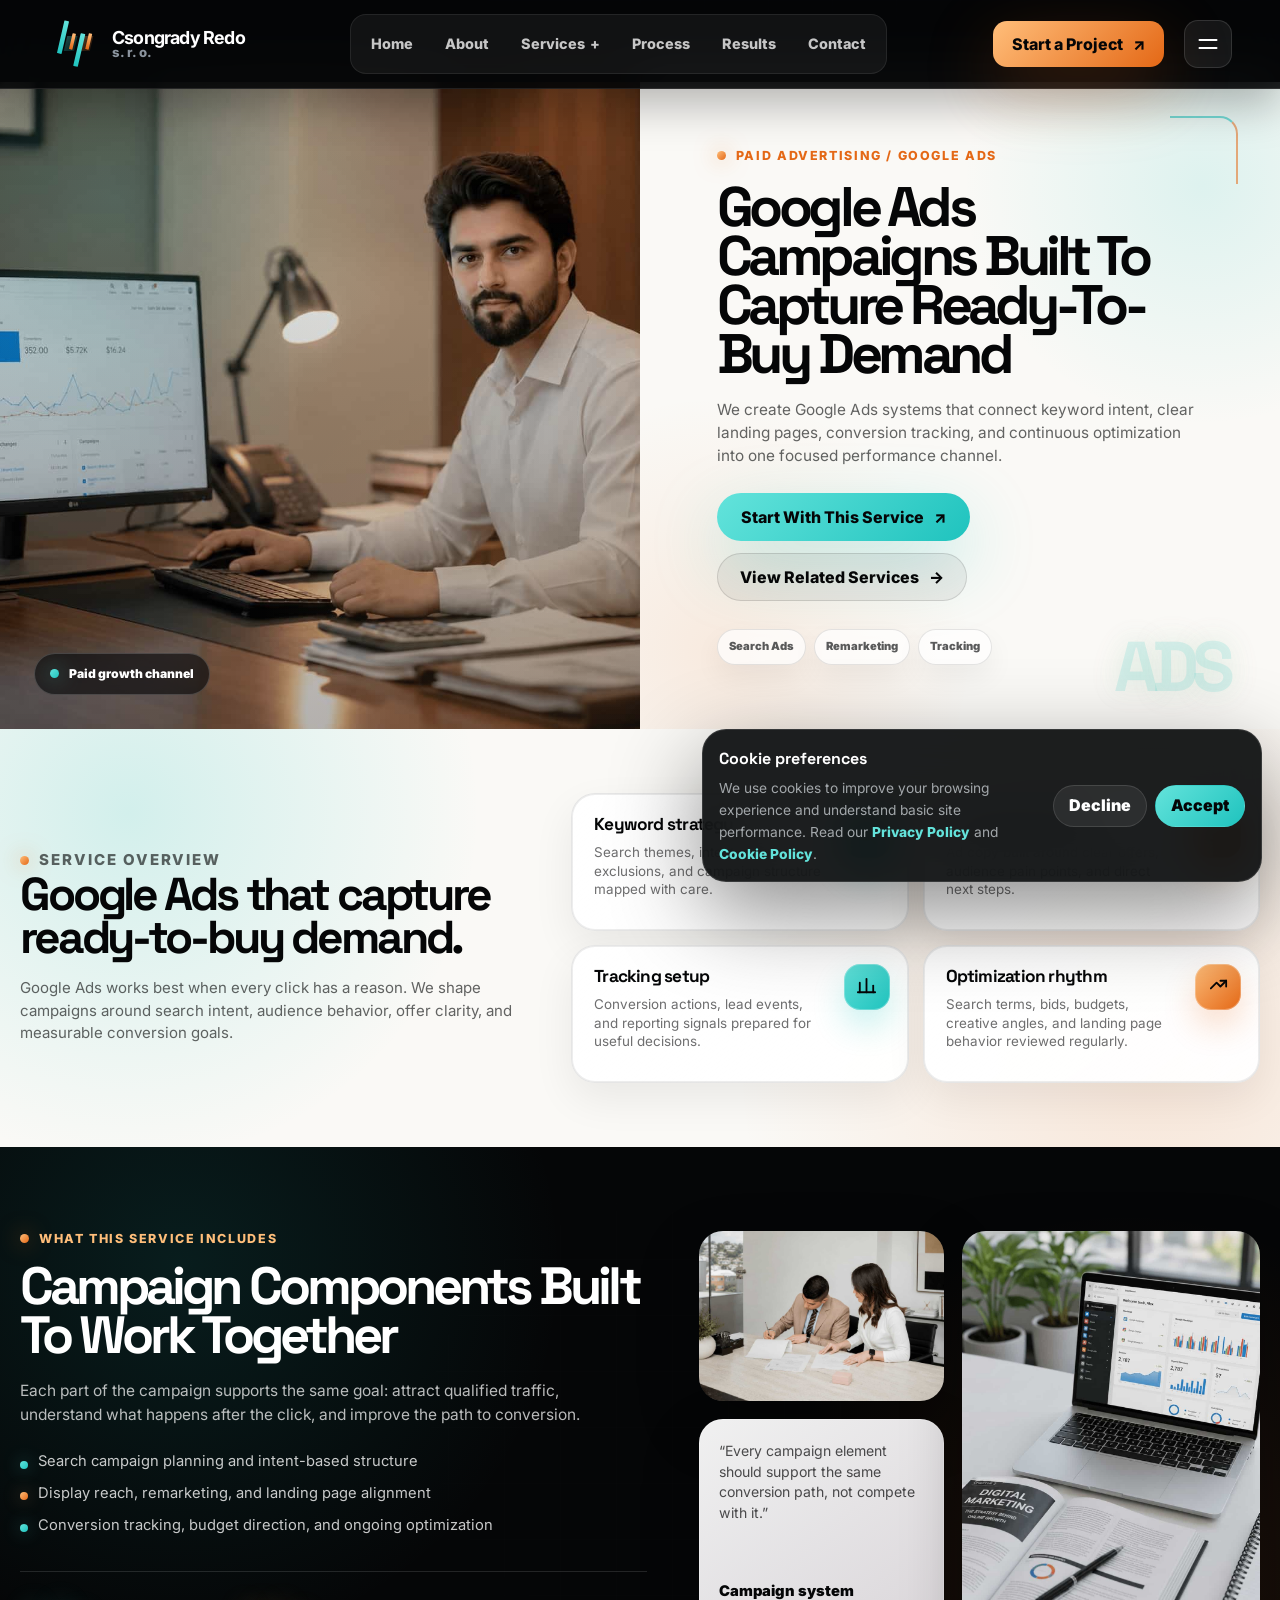
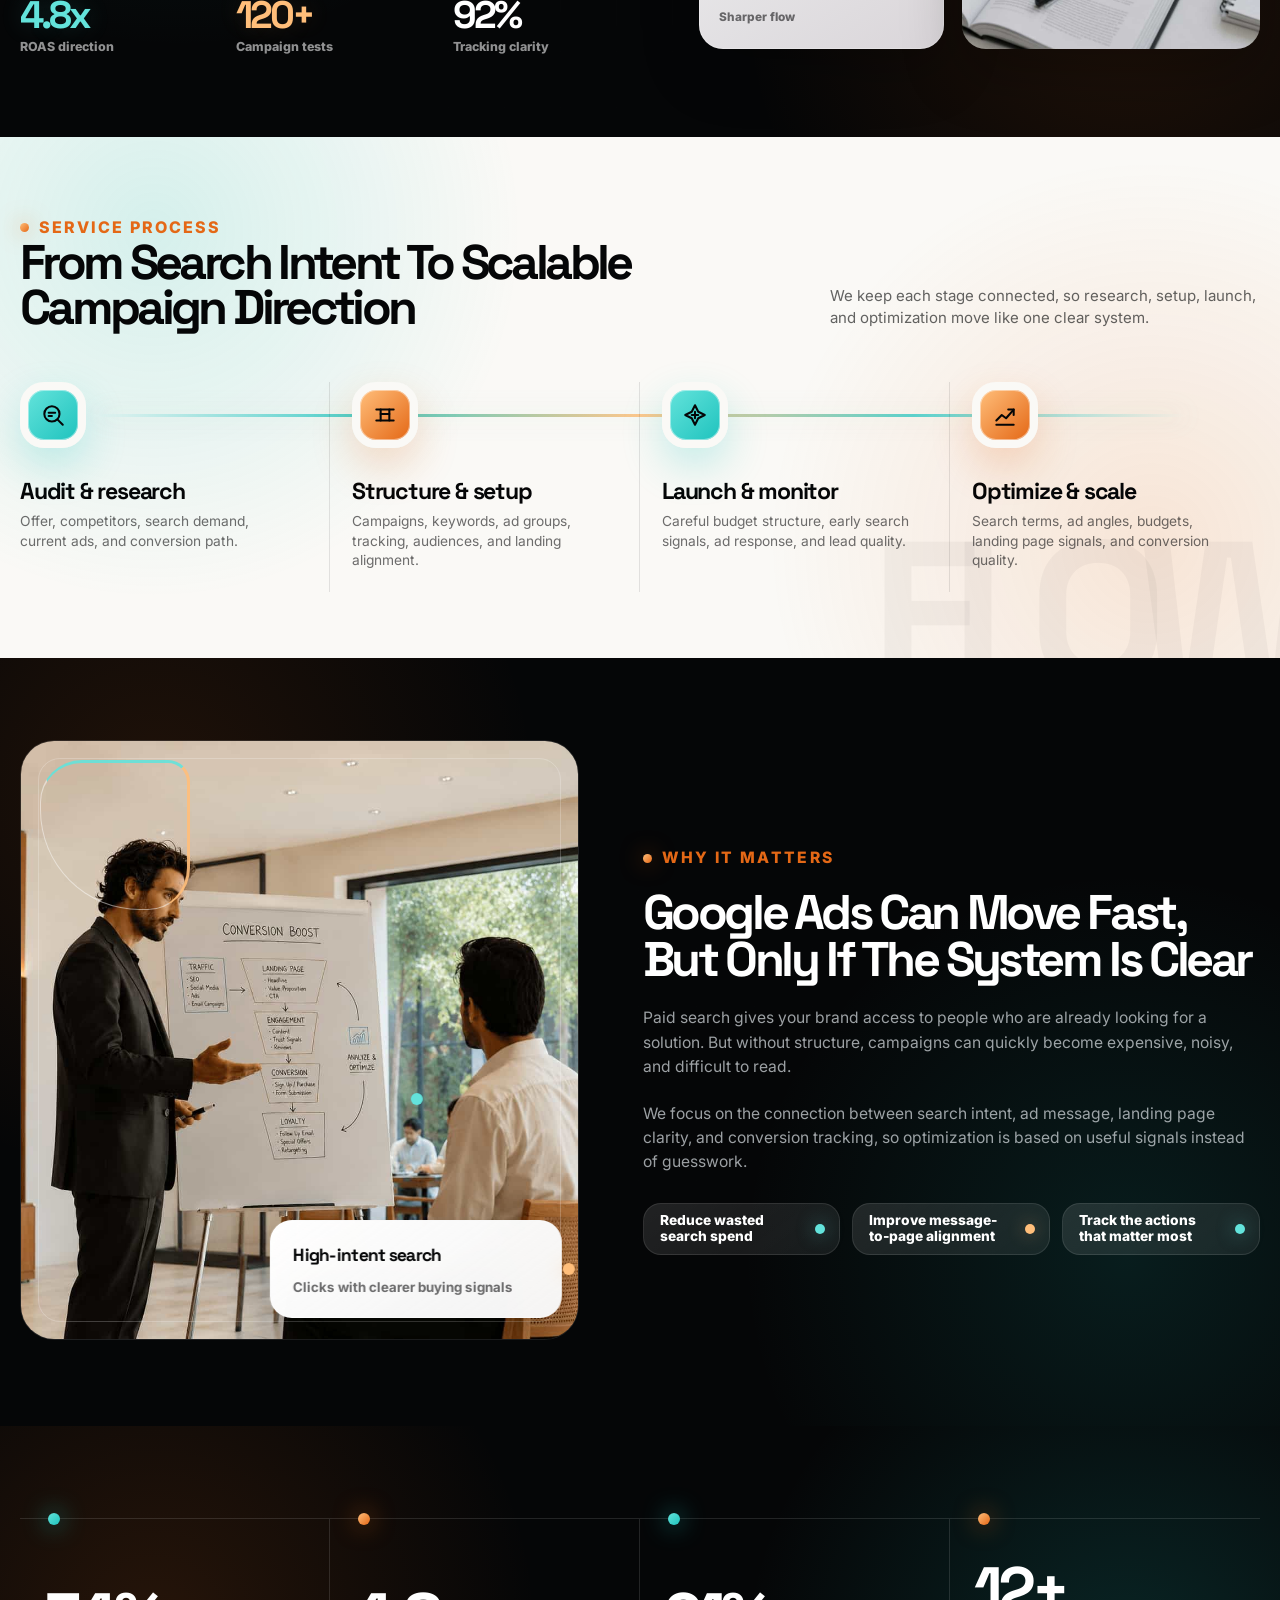
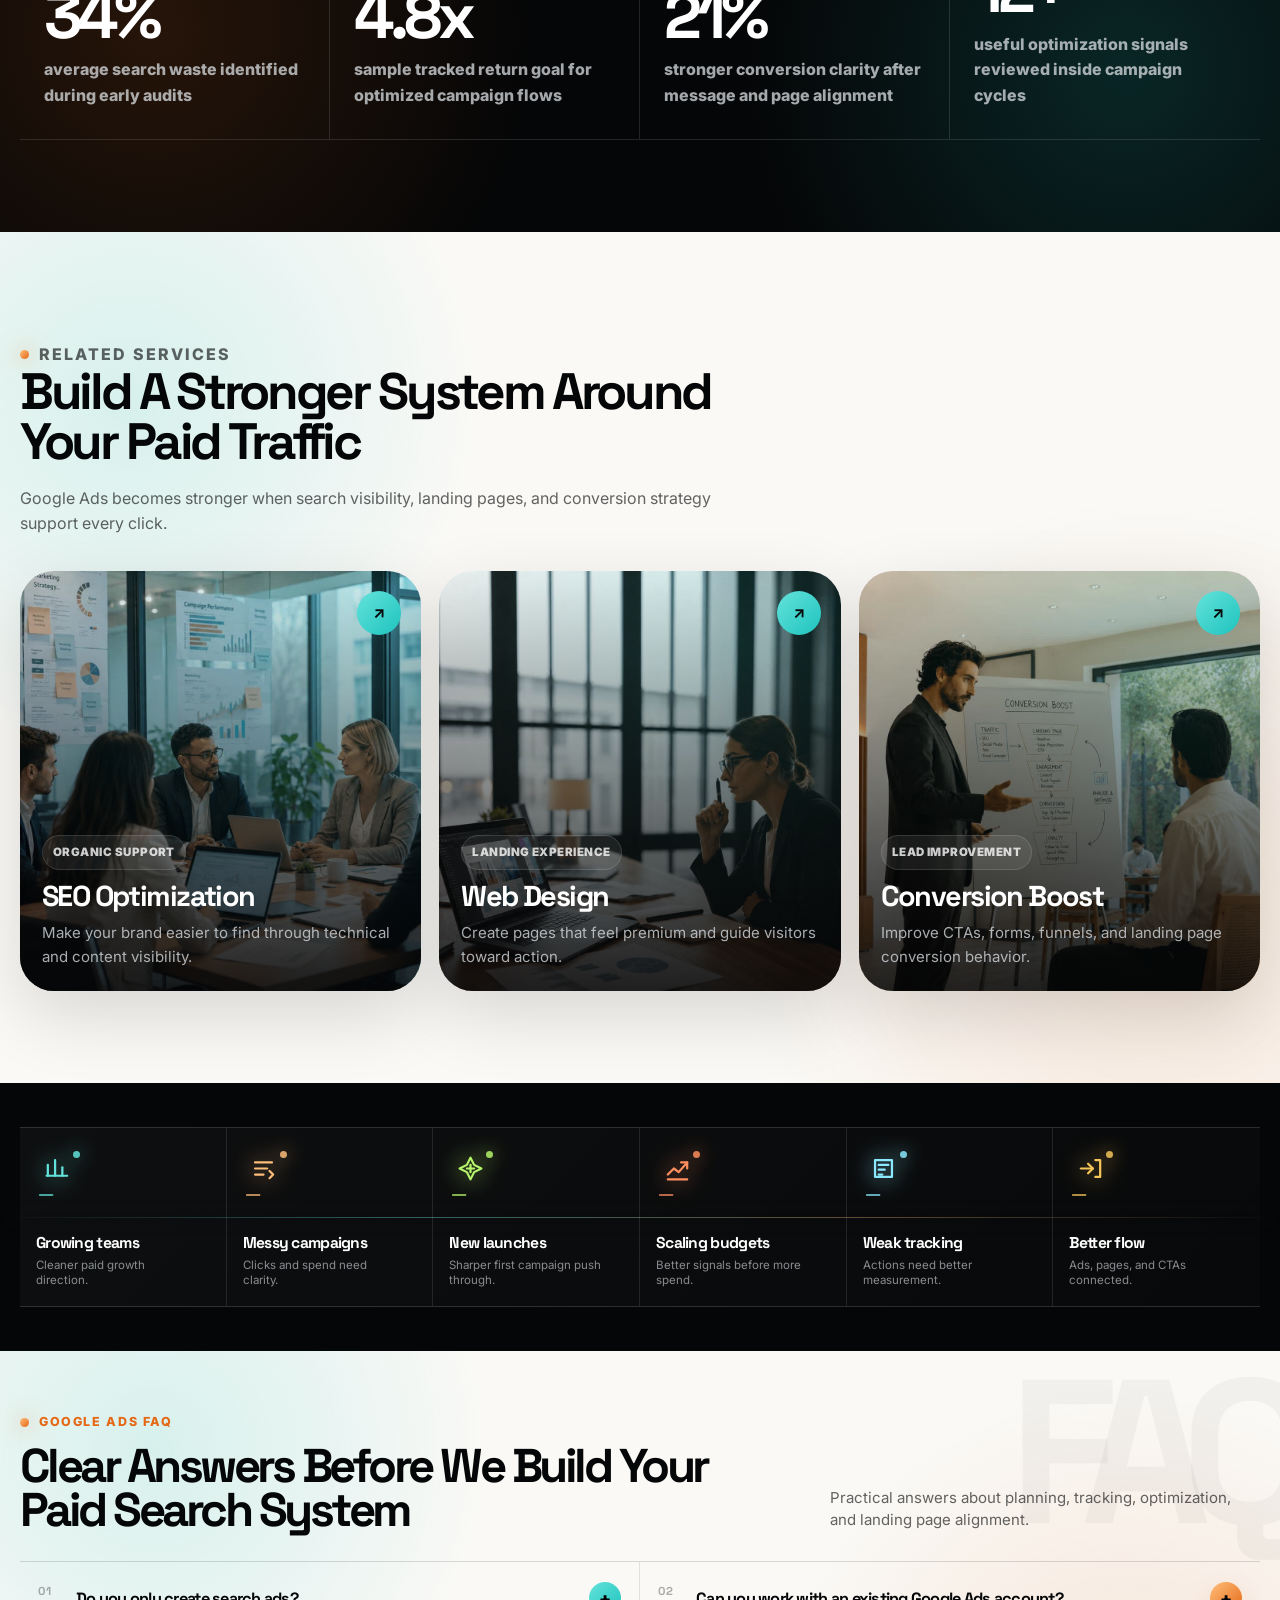
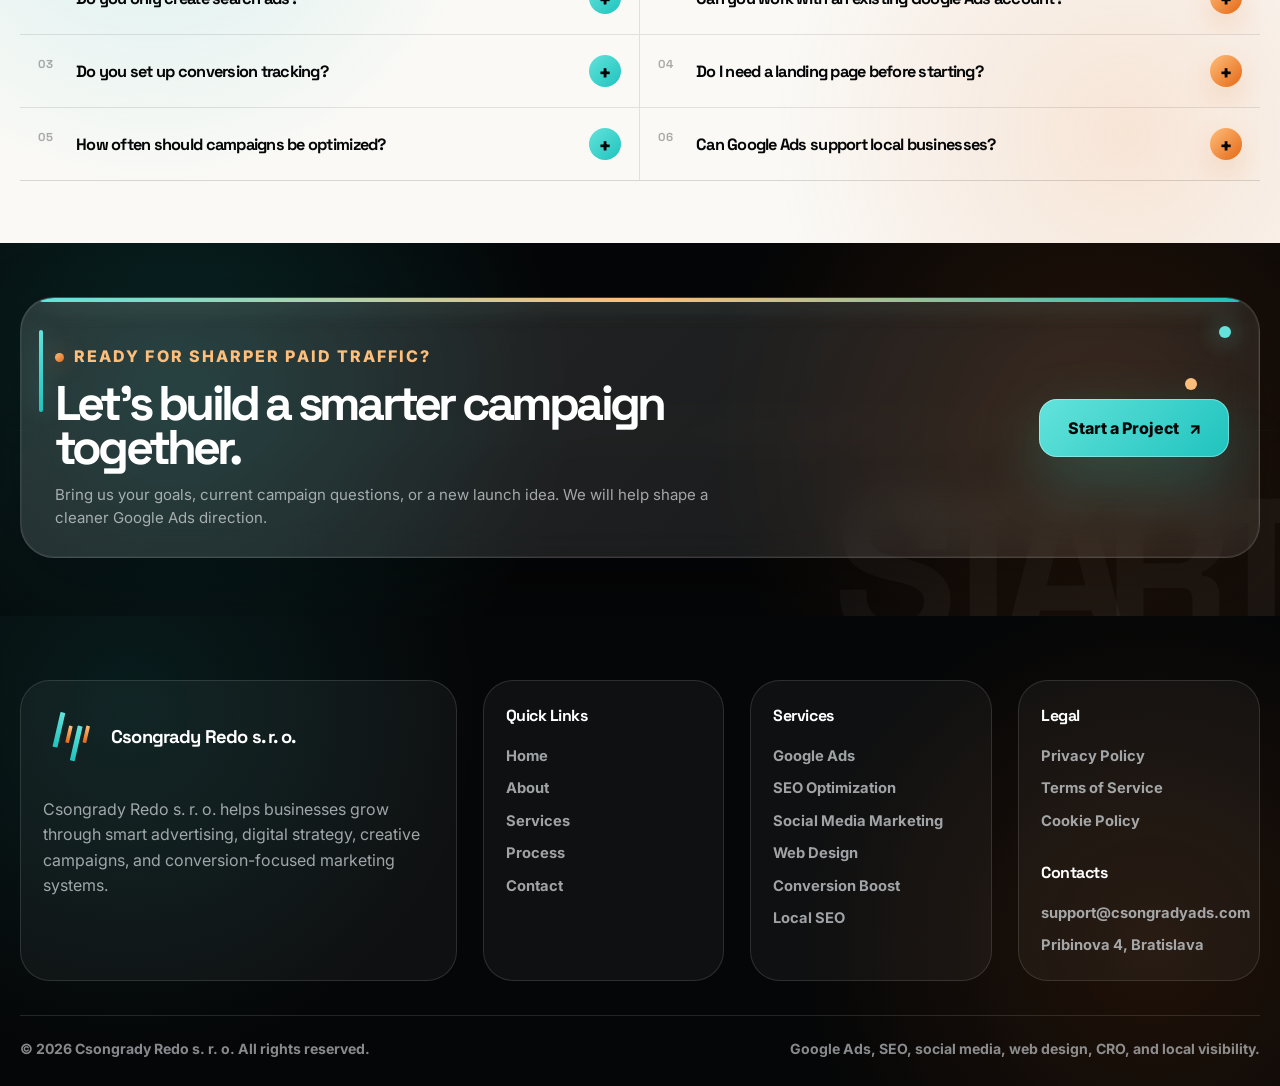
<file: google-ads.html>
<!DOCTYPE html>
<html lang="en">

<head>
    <meta charset="UTF-8" />
    <meta name="viewport" content="width=device-width, initial-scale=1.0" />

    <title>Google Ads Campaigns | Csongrady Redo s. r. o.</title>

    <meta name="description"
        content="Google Ads campaign strategy, search ads, display ads, remarketing, conversion tracking, keyword planning, and campaign optimization by Csongrady Redo s. r. o." />

    <link rel="icon" href="assets/icons/favicon.svg" type="image/svg+xml" />

    <link rel="preconnect" href="https://fonts.googleapis.com" />
    <link rel="preconnect" href="https://fonts.gstatic.com" crossorigin />
    <link
        href="https://fonts.googleapis.com/css2?family=Inter:wght@400;500;600;700;800&family=Space+Grotesk:wght@600;700&display=swap"
        rel="stylesheet" />

    <link rel="stylesheet" href="assets/css/services.css" />
    <script src="assets/js/services.js" defer></script>
</head>

<body data-service-page="google-ads">
    <a class="service-skip-link" href="#main-content">Skip to content</a>

    <header class="service-header" data-header>
        <div class="service-header__inner">
            <a class="service-logo" href="index.html" aria-label="Csongrady Redo home">
                <span class="service-logo__mark" aria-hidden="true">
                    <svg viewBox="0 0 260 260" fill="none" xmlns="http://www.w3.org/2000/svg">
                        <defs>
                            <linearGradient id="logoMintGoogle" x1="0" y1="0" x2="0" y2="1">
                                <stop offset="0%" stop-color="#63E3DB" />
                                <stop offset="100%" stop-color="#1FC3BE" />
                            </linearGradient>
                            <linearGradient id="logoOrangeGoogle" x1="0" y1="0" x2="0" y2="1">
                                <stop offset="0%" stop-color="#FFBE7A" />
                                <stop offset="100%" stop-color="#E46816" />
                            </linearGradient>
                            <linearGradient id="logoGlassMintGoogle" x1="0" y1="0" x2="1" y2="1">
                                <stop offset="0%" stop-color="#63E3DB" stop-opacity="0.34" />
                                <stop offset="100%" stop-color="#1FC3BE" stop-opacity="0.12" />
                            </linearGradient>
                            <linearGradient id="logoGlassOrangeGoogle" x1="0" y1="0" x2="1" y2="1">
                                <stop offset="0%" stop-color="#FFBE7A" stop-opacity="0.34" />
                                <stop offset="100%" stop-color="#E46816" stop-opacity="0.12" />
                            </linearGradient>
                        </defs>

                        <path d="M78 97H120L106 158H64L78 97Z" fill="url(#logoGlassMintGoogle)" />
                        <path d="M142 97H184L170 158H128L142 97Z" fill="url(#logoGlassOrangeGoogle)" />
                        <rect x="67" y="34" width="19" height="136" rx="2" fill="url(#logoMintGoogle)"
                            transform="rotate(13 67 34)" />
                        <rect x="100" y="86" width="14" height="66" rx="2" fill="url(#logoOrangeGoogle)"
                            transform="rotate(13 100 86)" />
                        <rect x="133" y="86" width="19" height="136" rx="2" fill="url(#logoMintGoogle)"
                            transform="rotate(13 133 86)" />
                        <rect x="166" y="86" width="14" height="66" rx="2" fill="url(#logoOrangeGoogle)"
                            transform="rotate(13 166 86)" />
                    </svg>
                </span>

                <span class="service-logo__text">
                    <strong>Csongrady Redo</strong>
                    <small>s. r. o.</small>
                </span>
            </a>

            <nav class="service-nav" aria-label="Main navigation">
                <a href="index.html">Home</a>
                <a href="index.html#about">About</a>

                <div class="service-nav__dropdown" data-dropdown>
                    <a href="index.html#services" class="service-nav__dropdown-link" aria-label="View services">
                        Services
                        <span aria-hidden="true">+</span>
                    </a>

                    <div class="service-nav__dropdown-menu" aria-label="Services submenu">
                        <a href="google-ads.html" data-service-link="google-ads">Google Ads</a>
                        <a href="seo-optimization.html" data-service-link="seo-optimization">SEO Optimization</a>
                        <a href="social-media-marketing.html" data-service-link="social-media-marketing">Social Media
                            Marketing</a>
                        <a href="web-design.html" data-service-link="web-design">Web Design</a>
                        <a href="conversion-boost.html" data-service-link="conversion-boost">Conversion Boost</a>
                        <a href="local-seo.html" data-service-link="local-seo">Local SEO</a>
                    </div>
                </div>

                <a href="index.html#process">Process</a>
                <a href="index.html#results">Results</a>
                <a href="index.html#contact">Contact</a>
            </nav>

            <a class="service-header__cta" href="index.html#contact">
                Start a Project
                <span aria-hidden="true">↗</span>
            </a>

            <button class="service-burger" type="button" data-menu-open aria-label="Open mobile menu">
                <span></span>
                <span></span>
            </button>
        </div>
    </header>

    <div class="service-mobile-menu" data-mobile-menu aria-hidden="true">
        <div class="service-mobile-menu__panel">
            <div class="service-mobile-menu__top">
                <a class="service-mobile-logo" href="index.html" aria-label="Csongrady Redo home">
                    <span class="service-mobile-logo__mark" aria-hidden="true">
                        <svg viewBox="0 0 260 260" fill="none" xmlns="http://www.w3.org/2000/svg">
                            <defs>
                                <linearGradient id="mobileLogoMintGoogle" x1="0" y1="0" x2="0" y2="1">
                                    <stop offset="0%" stop-color="#63E3DB" />
                                    <stop offset="100%" stop-color="#1FC3BE" />
                                </linearGradient>
                                <linearGradient id="mobileLogoOrangeGoogle" x1="0" y1="0" x2="0" y2="1">
                                    <stop offset="0%" stop-color="#FFBE7A" />
                                    <stop offset="100%" stop-color="#E46816" />
                                </linearGradient>
                            </defs>
                            <rect x="67" y="34" width="19" height="136" rx="2" fill="url(#mobileLogoMintGoogle)"
                                transform="rotate(13 67 34)" />
                            <rect x="100" y="86" width="14" height="66" rx="2" fill="url(#mobileLogoOrangeGoogle)"
                                transform="rotate(13 100 86)" />
                            <rect x="133" y="86" width="19" height="136" rx="2" fill="url(#mobileLogoMintGoogle)"
                                transform="rotate(13 133 86)" />
                            <rect x="166" y="86" width="14" height="66" rx="2" fill="url(#mobileLogoOrangeGoogle)"
                                transform="rotate(13 166 86)" />
                        </svg>
                    </span>
                    <span>Csongrady Redo</span>
                </a>

                <button class="service-mobile-menu__close" type="button" data-menu-close aria-label="Close mobile menu">
                    <span></span>
                    <span></span>
                </button>
            </div>

            <div class="service-mobile-menu__grid">
                <nav class="service-mobile-menu__links" aria-label="Mobile navigation">
                    <a href="index.html">Home</a>
                    <a href="index.html#about">About</a>
                    <a href="index.html#services">Services</a>
                    <a href="index.html#process">Process</a>
                    <a href="index.html#results">Results</a>
                    <a href="index.html#contact">Contact</a>
                </nav>

                <div class="service-mobile-menu__services">
                    <p>Services</p>
                    <a href="google-ads.html" data-service-link="google-ads">Google Ads</a>
                    <a href="seo-optimization.html" data-service-link="seo-optimization">SEO Optimization</a>
                    <a href="social-media-marketing.html" data-service-link="social-media-marketing">Social Media
                        Marketing</a>
                    <a href="web-design.html" data-service-link="web-design">Web Design</a>
                    <a href="conversion-boost.html" data-service-link="conversion-boost">Conversion Boost</a>
                    <a href="local-seo.html" data-service-link="local-seo">Local SEO</a>
                </div>

                <div class="service-mobile-menu__contact">
                    <p>Contact</p>
                    <a href="mailto:support@csongradyads.com">support@csongradyads.com</a>
                    <a href="tel:+421900000000">+421 900 000 000</a>
                    <a href="https://www.google.com/maps/search/?api=1&query=Pribinova%204%2C%20Bratislava%2C%20811%2009%2C%20Slovak%20Republic"
                        target="_blank" rel="noopener noreferrer">
                        Pribinova 4, Bratislava
                    </a>
                </div>
            </div>

            <a class="service-mobile-menu__cta" href="index.html#contact">
                Start a Project
                <span aria-hidden="true">↗</span>
            </a>
        </div>
    </div>

    <main id="main-content">
    <section class="service-hero" aria-labelledby="service-hero-title">
        <div class="service-container">
            <div class="service-hero__panel">
                <div class="service-hero__media">
                    <img class="service-hero__image" src="assets/images/services/google-ads-hero.jpg"
                        alt="Google Ads campaign strategy and digital marketing workspace" />
    
                    <div class="service-hero__media-pill">
                        <span></span>
                        Paid growth channel
                    </div>
                </div>
    
                <div class="service-hero__content">
                    <p class="service-badge">
                        <span></span>
                        Paid Advertising / Google Ads
                    </p>
    
                    <h1 id="service-hero-title">
                        Google Ads Campaigns Built To Capture Ready-To-Buy Demand
                    </h1>
    
                    <p class="service-hero__text">
                        We create Google Ads systems that connect keyword intent, clear landing pages,
                        conversion tracking, and continuous optimization into one focused performance channel.
                    </p>
    
                    <div class="service-hero__actions">
                        <a class="service-btn service-btn--mint" href="index.html#contact">
                            Start With This Service
                            <span aria-hidden="true">↗</span>
                        </a>
    
                        <a class="service-btn service-btn--ghost" href="#related-services">
                            View Related Services
                            <span aria-hidden="true">→</span>
                        </a>
                    </div>
    
                    <div class="service-hero__tags">
                        <span>Search Ads</span>
                        <span>Remarketing</span>
                        <span>Tracking</span>
                    </div>
    
                    <div class="service-hero__big-word" aria-hidden="true">ADS</div>
                </div>
            </div>
        </div>
    </section>

        <section class="service-intro" aria-labelledby="service-intro-title">
            <div class="service-container service-intro__grid">
                <div class="service-section-heading">
                    <p class="service-kicker">Service overview</p>
                    <h2 id="service-intro-title">
                        Google Ads that capture ready-to-buy demand.
                    </h2>
                    <p>
                        Google Ads works best when every click has a reason. We shape campaigns around search intent,
                        audience behavior, offer clarity, and measurable conversion goals.
                    </p>
                </div>

                <div class="service-intro__items">
                    <article class="service-intro-card">
                        <span class="service-line-icon" aria-hidden="true">
                            <svg viewBox="0 0 24 24">
                                <circle cx="11" cy="11" r="7" />
                                <path d="M16.5 16.5L21 21" />
                            </svg>
                        </span>
                        <h3>Keyword strategy</h3>
                        <p>Search themes, intent groups, exclusions, and campaign structure mapped with care.</p>
                    </article>

                    <article class="service-intro-card">
                        <span class="service-line-icon service-line-icon--orange" aria-hidden="true">
                            <svg viewBox="0 0 24 24">
                                <path d="M4 6H20" />
                                <path d="M4 12H16" />
                                <path d="M4 18H12" />
                            </svg>
                        </span>
                        <h3>Ad message clarity</h3>
                        <p>Ad copy built around clear offers, audience pain points, and direct next steps.</p>
                    </article>

                    <article class="service-intro-card">
                        <span class="service-line-icon" aria-hidden="true">
                            <svg viewBox="0 0 24 24">
                                <path d="M5 18V8" />
                                <path d="M12 18V4" />
                                <path d="M19 18V11" />
                                <path d="M3 18H21" />
                            </svg>
                        </span>
                        <h3>Tracking setup</h3>
                        <p>Conversion actions, lead events, and reporting signals prepared for useful decisions.</p>
                    </article>

                    <article class="service-intro-card">
                        <span class="service-line-icon service-line-icon--orange" aria-hidden="true">
                            <svg viewBox="0 0 24 24">
                                <path d="M4 14L10 8L14 12L20 6" />
                                <path d="M20 6V12" />
                                <path d="M20 6H14" />
                            </svg>
                        </span>
                        <h3>Optimization rhythm</h3>
                        <p>Search terms, bids, budgets, creative angles, and landing page behavior reviewed regularly.
                        </p>
                    </article>
                </div>
            </div>
        </section>
        
<section class="service-includes service-includes--editorial" aria-labelledby="service-includes-title">
    <div class="service-container">
        <div class="service-includes-editorial__grid">
            <div class="service-includes-editorial__content">
                <p class="service-kicker">What this service includes</p>

                <h2 id="service-includes-title">
                    Campaign Components Built To Work Together
                </h2>

                <p class="service-includes-editorial__lead">
                    Each part of the campaign supports the same goal: attract qualified traffic,
                    understand what happens after the click, and improve the path to conversion.
                </p>

                <ul class="service-includes-editorial__list">
                    <li>Search campaign planning and intent-based structure</li>
                    <li>Display reach, remarketing, and landing page alignment</li>
                    <li>Conversion tracking, budget direction, and ongoing optimization</li>
                </ul>

                <div class="service-includes-editorial__stats">
                    <article>
                        <strong>4.8x</strong>
                        <span>ROAS direction</span>
                    </article>

                    <article>
                        <strong>120+</strong>
                        <span>Campaign tests</span>
                    </article>

                    <article>
                        <strong>92%</strong>
                        <span>Tracking clarity</span>
                    </article>
                </div>
            </div>

            <div class="service-includes-editorial__visual">
                <div class="service-includes-editorial__visual-grid">
                    <div class="service-includes-editorial__photo service-includes-editorial__photo--small">
                        <img src="assets/images/services/includes-small.jpg" alt="Marketing planning discussion" />
                    </div>

                    <article class="service-includes-editorial__quote">
                        <p>
                            “Every campaign element should support the same conversion path,
                            not compete with it.”
                        </p>

                        <div>
                            <strong>Campaign system</strong>
                            <span>Sharper flow</span>
                        </div>
                    </article>

                    <div class="service-includes-editorial__photo service-includes-editorial__photo--large">
                        <img src="assets/images/services/includes-large.jpg"
                            alt="Digital marketing team reviewing campaign data" />
                    </div>
                </div>
            </div>
        </div>
    </div>
</section>

    <section class="service-process service-process--signal-flow" aria-labelledby="service-process-title">
        <div class="service-container">
            <div class="service-process-flow__top">
                <div class="service-section-heading">
                    <p class="service-kicker">Service process</p>
                    <h2 id="service-process-title">From Search Intent To Scalable Campaign Direction</h2>
                </div>
    
                <p>
                    We keep each stage connected, so research, setup, launch, and optimization move like one clear system.
                </p>
            </div>
    
            <div class="service-process__timeline service-process-flow__timeline">
                <article class="service-process-step">
                    <span class="service-process-step__icon service-process-step__icon--mint" aria-hidden="true">
                        <svg viewBox="0 0 24 24">
                            <path d="M11 18a7 7 0 1 0 0-14a7 7 0 0 0 0 14Z" />
                            <path d="M16.5 16.5L21 21" />
                            <path d="M8 10h6" />
                            <path d="M8 13h3" />
                        </svg>
                    </span>
    
                    <div>
                        <h3>Audit & research</h3>
                        <p>Offer, competitors, search demand, current ads, and conversion path.</p>
                    </div>
                </article>
    
                <article class="service-process-step">
                    <span class="service-process-step__icon service-process-step__icon--orange" aria-hidden="true">
                        <svg viewBox="0 0 24 24">
                            <path d="M4 7h16" />
                            <path d="M4 17h16" />
                            <path d="M8 7v10" />
                            <path d="M16 7v10" />
                            <path d="M8 11h8" />
                        </svg>
                    </span>
    
                    <div>
                        <h3>Structure & setup</h3>
                        <p>Campaigns, keywords, ad groups, tracking, audiences, and landing alignment.</p>
                    </div>
                </article>
    
                <article class="service-process-step">
                    <span class="service-process-step__icon service-process-step__icon--mint" aria-hidden="true">
                        <svg viewBox="0 0 24 24">
                            <path d="M12 3L15 9L21 12L15 15L12 21L9 15L3 12L9 9L12 3Z" />
                            <path d="M12 9v6" />
                            <path d="M9 12h6" />
                        </svg>
                    </span>
    
                    <div>
                        <h3>Launch & monitor</h3>
                        <p>Careful budget structure, early search signals, ad response, and lead quality.</p>
                    </div>
                </article>
    
                <article class="service-process-step">
                    <span class="service-process-step__icon service-process-step__icon--orange" aria-hidden="true">
                        <svg viewBox="0 0 24 24">
                            <path d="M4 17L9 12L13 15L20 7" />
                            <path d="M15 7h5v5" />
                            <path d="M4 21h16" />
                        </svg>
                    </span>
    
                    <div>
                        <h3>Optimize & scale</h3>
                        <p>Search terms, ad angles, budgets, landing page signals, and conversion quality.</p>
                    </div>
                </article>
            </div>
        </div>
    </section>

        <section class="service-matters" aria-labelledby="service-matters-title">
            <div class="service-container service-matters__grid">
                <div class="service-matters__image">
                    <img src="assets/images/services/conversion-boost-hero.jpg"
                        alt="Paid advertising dashboard showing campaign optimization metrics" />
                    <div class="service-matters__badge">
                        <strong>High-intent search</strong>
                        <span>Clicks with clearer buying signals</span>
                    </div>
                </div>

                <div class="service-matters__content">
                    <p class="service-kicker">Why it matters</p>
                    <h2 id="service-matters-title">Google Ads Can Move Fast, But Only If The System Is Clear</h2>

                    <p>
                        Paid search gives your brand access to people who are already looking for a solution.
                        But without structure, campaigns can quickly become expensive, noisy, and difficult to read.
                    </p>

                    <p>
                        We focus on the connection between search intent, ad message, landing page clarity,
                        and conversion tracking, so optimization is based on useful signals instead of guesswork.
                    </p>

                    <div class="service-matters__points">
                        <span>Reduce wasted search spend</span>
                        <span>Improve message-to-page alignment</span>
                        <span>Track the actions that matter most</span>
                    </div>
                </div>
            </div>
        </section>

        <section class="service-results" aria-labelledby="service-results-title">
            <div class="service-container">

                <div class="service-results__grid" data-service-counter-section>
                    <article class="service-result-card">
                        <span></span>
                        <strong data-service-counter data-target="34" data-suffix="%">0</strong>
                        <p>average search waste identified during early audits</p>
                    </article>

                    <article class="service-result-card">
                        <span></span>
                        <strong data-service-counter data-target="4.8" data-suffix="x">0</strong>
                        <p>sample tracked return goal for optimized campaign flows</p>
                    </article>

                    <article class="service-result-card">
                        <span></span>
                        <strong data-service-counter data-target="21" data-suffix="%">0</strong>
                        <p>stronger conversion clarity after message and page alignment</p>
                    </article>

                    <article class="service-result-card">
                        <span></span>
                        <strong data-service-counter data-target="12" data-suffix="+">0</strong>
                        <p>useful optimization signals reviewed inside campaign cycles</p>
                    </article>
                </div>
            </div>
        </section>


        <section class="service-related" id="related-services" aria-labelledby="related-services-title">
            <div class="service-container">
                <div class="service-section-top">
                    <div class="service-section-heading">
                        <p class="service-kicker">Related services</p>
                        <h2 id="related-services-title">Build A Stronger System Around Your Paid Traffic</h2>
                        <p>
                            Google Ads becomes stronger when search visibility, landing pages,
                            and conversion strategy support every click.
                        </p>
                    </div>
                </div>

                <div class="service-related__grid">
                    <a class="service-related-card" href="seo-optimization.html">
                        <img src="assets/images/services/seo-hero.jpg"
                            alt="SEO optimization dashboard and search planning" />
                        <div>
                            <span>Organic support</span>
                            <h3>SEO Optimization</h3>
                            <p>Make your brand easier to find through technical and content visibility.</p>
                        </div>
                        <strong aria-hidden="true">↗</strong>
                    </a>

                    <a class="service-related-card" href="web-design.html">
                        <img src="assets/images/services/web-design-hero.jpg"
                            alt="Premium web design layout for campaign landing pages" />
                        <div>
                            <span>Landing experience</span>
                            <h3>Web Design</h3>
                            <p>Create pages that feel premium and guide visitors toward action.</p>
                        </div>
                        <strong aria-hidden="true">↗</strong>
                    </a>

                    <a class="service-related-card" href="conversion-boost.html">
                        <img src="assets/images/services/conversion-boost-hero.jpg"
                            alt="Conversion boost analytics and funnel improvement" />
                        <div>
                            <span>Lead improvement</span>
                            <h3>Conversion Boost</h3>
                            <p>Improve CTAs, forms, funnels, and landing page conversion behavior.</p>
                        </div>
                        <strong aria-hidden="true">↗</strong>
                    </a>
                </div>
            </div>
        </section>

        <section class="fit-strip" aria-label="Who this service fits best">
            <div class="service-container">
                <div class="fit-strip__rail">
                    <article class="fit-strip-item">
                        <span class="fit-strip-item__icon" aria-hidden="true">
                            <svg viewBox="0 0 24 24">
                                <path d="M4 18V9" />
                                <path d="M10 18V5" />
                                <path d="M16 18v-7" />
                                <path d="M20 18H3" />
                            </svg>
                        </span>
                        <h3>Growing teams</h3>
                        <p>Cleaner paid growth direction.</p>
                    </article>
        
                    <article class="fit-strip-item fit-strip-item--orange">
                        <span class="fit-strip-item__icon" aria-hidden="true">
                            <svg viewBox="0 0 24 24">
                                <path d="M5 7h14" />
                                <path d="M5 12h10" />
                                <path d="M5 17h7" />
                                <path d="M17 14l3 3l-3 3" />
                            </svg>
                        </span>
                        <h3>Messy campaigns</h3>
                        <p>Clicks and spend need clarity.</p>
                    </article>
        
                    <article class="fit-strip-item">
                        <span class="fit-strip-item__icon" aria-hidden="true">
                            <svg viewBox="0 0 24 24">
                                <path d="M12 3L15 9L21 12L15 15L12 21L9 15L3 12L9 9L12 3Z" />
                                <path d="M12 9v6" />
                                <path d="M9 12h6" />
                            </svg>
                        </span>
                        <h3>New launches</h3>
                        <p>Sharper first campaign push through.</p>
                    </article>
        
                    <article class="fit-strip-item fit-strip-item--orange">
                        <span class="fit-strip-item__icon" aria-hidden="true">
                            <svg viewBox="0 0 24 24">
                                <path d="M4 17L9 12L13 15L20 7" />
                                <path d="M15 7h5v5" />
                                <path d="M4 21h16" />
                            </svg>
                        </span>
                        <h3>Scaling budgets</h3>
                        <p>Better signals before more spend.</p>
                    </article>
        
                    <article class="fit-strip-item">
                        <span class="fit-strip-item__icon" aria-hidden="true">
                            <svg viewBox="0 0 24 24">
                                <path d="M5 5h14v14H5Z" />
                                <path d="M8 9h8" />
                                <path d="M8 13h5" />
                                <path d="M8 17h3" />
                            </svg>
                        </span>
                        <h3>Weak tracking</h3>
                        <p>Actions need better measurement.</p>
                    </article>
        
                    <article class="fit-strip-item fit-strip-item--orange">
                        <span class="fit-strip-item__icon" aria-hidden="true">
                            <svg viewBox="0 0 24 24">
                                <path d="M4 12h10" />
                                <path d="M10 8l4 4l-4 4" />
                                <path d="M16 5h4v14h-4" />
                            </svg>
                        </span>
                        <h3>Better flow</h3>
                        <p>Ads, pages, and CTAs connected.</p>
                    </article>
                </div>
            </div>
        </section>

    <section class="service-faq service-faq--switchboard" aria-labelledby="service-faq-title">
        <div class="service-container">
            <div class="service-faq-switch__top">
                <div>
                    <p class="service-kicker">Google Ads FAQ</p>
                    <h2 id="service-faq-title">
                        Clear Answers Before We Build Your Paid Search System
                    </h2>
                </div>
    
                <p>
                    Practical answers about planning, tracking, optimization, and landing page alignment.
                </p>
            </div>
    
            <div class="service-faq__accordion service-faq-switch__board" data-service-faq>
                <article class="service-faq-item">
                    <button type="button" aria-expanded="true">
                        <span>Do you only create search ads?</span>
                        <strong>+</strong>
                    </button>
                    <div class="service-faq-item__content">
                        <p>
                            No. Search ads are often the core, but campaigns can also include display,
                            remarketing, audience layers, and landing page recommendations when useful.
                        </p>
                    </div>
                </article>
    
                <article class="service-faq-item">
                    <button type="button" aria-expanded="false">
                        <span>Can you work with an existing Google Ads account?</span>
                        <strong>+</strong>
                    </button>
                    <div class="service-faq-item__content">
                        <p>
                            Yes. We can review existing structure, search terms, ads, tracking,
                            budgets, and landing pages before recommending improvements.
                        </p>
                    </div>
                </article>
    
                <article class="service-faq-item">
                    <button type="button" aria-expanded="false">
                        <span>Do you set up conversion tracking?</span>
                        <strong>+</strong>
                    </button>
                    <div class="service-faq-item__content">
                        <p>
                            Yes. Tracking is part of the service because optimization needs reliable signals
                            from forms, calls, important clicks, or other meaningful actions.
                        </p>
                    </div>
                </article>
    
                <article class="service-faq-item">
                    <button type="button" aria-expanded="false">
                        <span>Do I need a landing page before starting?</span>
                        <strong>+</strong>
                    </button>
                    <div class="service-faq-item__content">
                        <p>
                            You can start with an existing page, but we will review whether it matches the ad
                            message, offer, search intent, and conversion goal.
                        </p>
                    </div>
                </article>
    
                <article class="service-faq-item">
                    <button type="button" aria-expanded="false">
                        <span>How often should campaigns be optimized?</span>
                        <strong>+</strong>
                    </button>
                    <div class="service-faq-item__content">
                        <p>
                            Campaigns should be reviewed consistently, especially after launch.
                            Search terms, ad performance, budget use, and lead quality guide the next changes.
                        </p>
                    </div>
                </article>
    
                <article class="service-faq-item">
                    <button type="button" aria-expanded="false">
                        <span>Can Google Ads support local businesses?</span>
                        <strong>+</strong>
                    </button>
                    <div class="service-faq-item__content">
                        <p>
                            Yes. Paid search can be useful for local service intent, especially when paired
                            with local SEO, map visibility, and a strong conversion-focused page.
                        </p>
                    </div>
                </article>
            </div>
        </div>
    </section>

        <section class="service-final-cta" aria-labelledby="service-final-title">
            <div class="service-container">
                <div class="service-final-cta__inner">
                    <div>
                        <p class="service-kicker">Ready for sharper paid traffic?</p>
                        <h2 id="service-final-title">Let’s build a smarter campaign together.</h2>
                        <p>
                            Bring us your goals, current campaign questions, or a new launch idea.
                            We will help shape a cleaner Google Ads direction.
                        </p>
                    </div>

                    <a class="service-btn service-btn--mint" href="index.html#contact">
                        Start a Project
                        <span aria-hidden="true">↗</span>
                    </a>
                </div>
            </div>
        </section>
    </main>

    <footer class="service-footer">
        <div class="service-container">
            <div class="service-footer__grid">
                <div class="service-footer__brand">
                    <a class="service-footer-logo" href="index.html" aria-label="Csongrady Redo home">
                        <span class="service-footer-logo__mark" aria-hidden="true">
                            <svg viewBox="0 0 260 260" fill="none" xmlns="http://www.w3.org/2000/svg">
                                <defs>
                                    <linearGradient id="footerLogoMintGoogle" x1="0" y1="0" x2="0" y2="1">
                                        <stop offset="0%" stop-color="#63E3DB" />
                                        <stop offset="100%" stop-color="#1FC3BE" />
                                    </linearGradient>
                                    <linearGradient id="footerLogoOrangeGoogle" x1="0" y1="0" x2="0" y2="1">
                                        <stop offset="0%" stop-color="#FFBE7A" />
                                        <stop offset="100%" stop-color="#E46816" />
                                    </linearGradient>
                                </defs>
                                <rect x="67" y="34" width="19" height="136" rx="2" fill="url(#footerLogoMintGoogle)"
                                    transform="rotate(13 67 34)" />
                                <rect x="100" y="86" width="14" height="66" rx="2" fill="url(#footerLogoOrangeGoogle)"
                                    transform="rotate(13 100 86)" />
                                <rect x="133" y="86" width="19" height="136" rx="2" fill="url(#footerLogoMintGoogle)"
                                    transform="rotate(13 133 86)" />
                                <rect x="166" y="86" width="14" height="66" rx="2" fill="url(#footerLogoOrangeGoogle)"
                                    transform="rotate(13 166 86)" />
                            </svg>
                        </span>
                        <span>Csongrady Redo s. r. o.</span>
                    </a>

                    <p>
                        Csongrady Redo s. r. o. helps businesses grow through smart advertising,
                        digital strategy, creative campaigns, and conversion-focused marketing systems.
                    </p>

                </div>

                <div class="service-footer__column">
                    <h2>Quick Links</h2>
                    <a href="index.html">Home</a>
                    <a href="index.html#about">About</a>
                    <a href="index.html#services">Services</a>
                    <a href="index.html#process">Process</a>
                    <a href="index.html#contact">Contact</a>
                </div>

                <div class="service-footer__column">
                    <h2>Services</h2>
                    <a href="google-ads.html">Google Ads</a>
                    <a href="seo-optimization.html">SEO Optimization</a>
                    <a href="social-media-marketing.html">Social Media Marketing</a>
                    <a href="web-design.html">Web Design</a>
                    <a href="conversion-boost.html">Conversion Boost</a>
                    <a href="local-seo.html">Local SEO</a>
                </div>

                <div class="service-footer__column">
                    <h2>Legal</h2>
                    <a href="privacy-policy.html">Privacy Policy</a>
                    <a href="terms-of-service.html">Terms of Service</a>
                    <a href="cookie-policy.html">Cookie Policy</a>

                    <h2 class="service-footer__contact-title">Contacts</h2>
                    <a href="mailto:support@csongradyads.com">support@csongradyads.com</a>
                    <a href="https://www.google.com/maps/search/?api=1&query=Pribinova%204%2C%20Bratislava%2C%20811%2009%2C%20Slovak%20Republic"
                        target="_blank" rel="noopener noreferrer">
                        Pribinova 4, Bratislava
                    </a>
                </div>
            </div>

            <div class="service-footer__bottom">
                <p>© 2026 Csongrady Redo s. r. o. All rights reserved.</p>
                <p>Google Ads, SEO, social media, web design, CRO, and local visibility.</p>
            </div>
        </div>
    </footer>

    <div class="service-cookie" data-cookie-banner>
        <div class="service-cookie__text">
            <strong>Cookie preferences</strong>
            <p>
                We use cookies to improve your browsing experience and understand basic site performance.
                Read our <a href="privacy-policy.html">Privacy Policy</a> and
                <a href="cookie-policy.html">Cookie Policy</a>.
            </p>
        </div>

        <div class="service-cookie__actions">
            <button type="button" data-cookie-decline>Decline</button>
            <button type="button" data-cookie-accept>Accept</button>
        </div>
    </div>
</body>

</html>
</file>
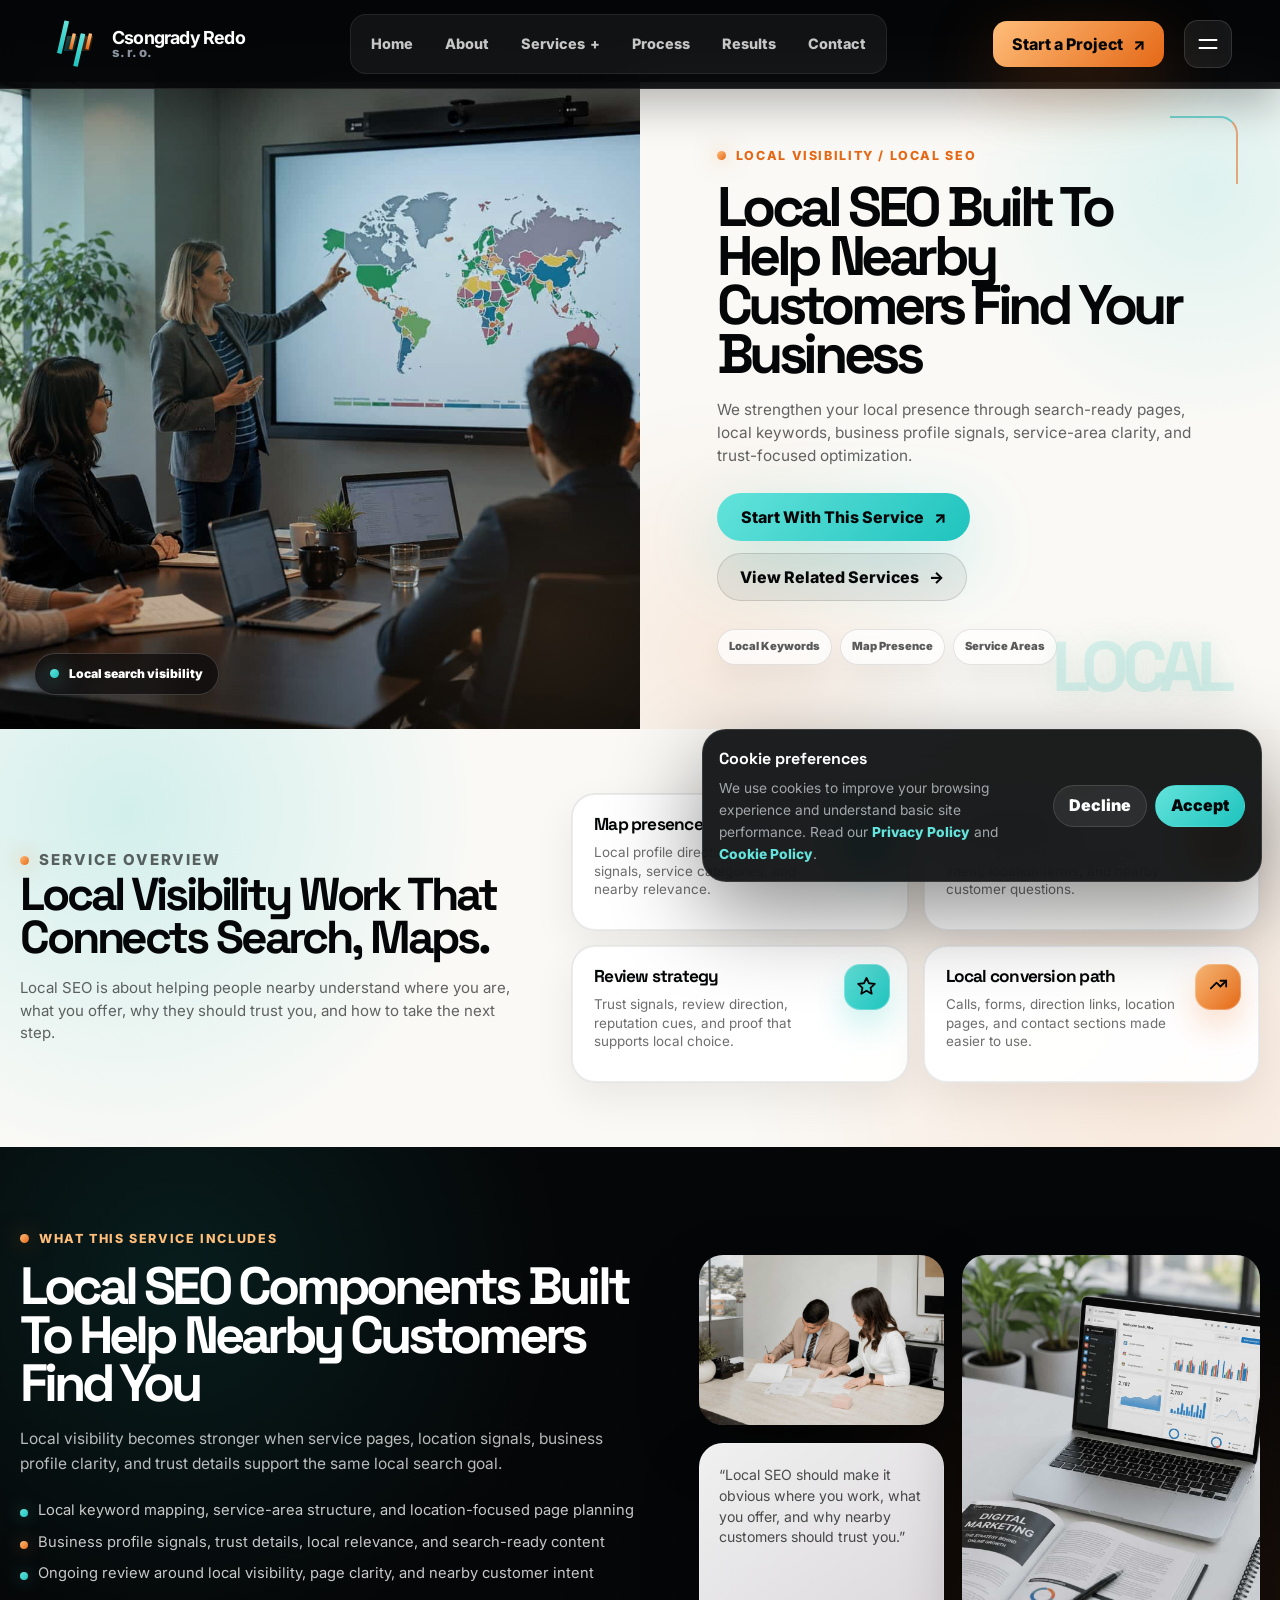
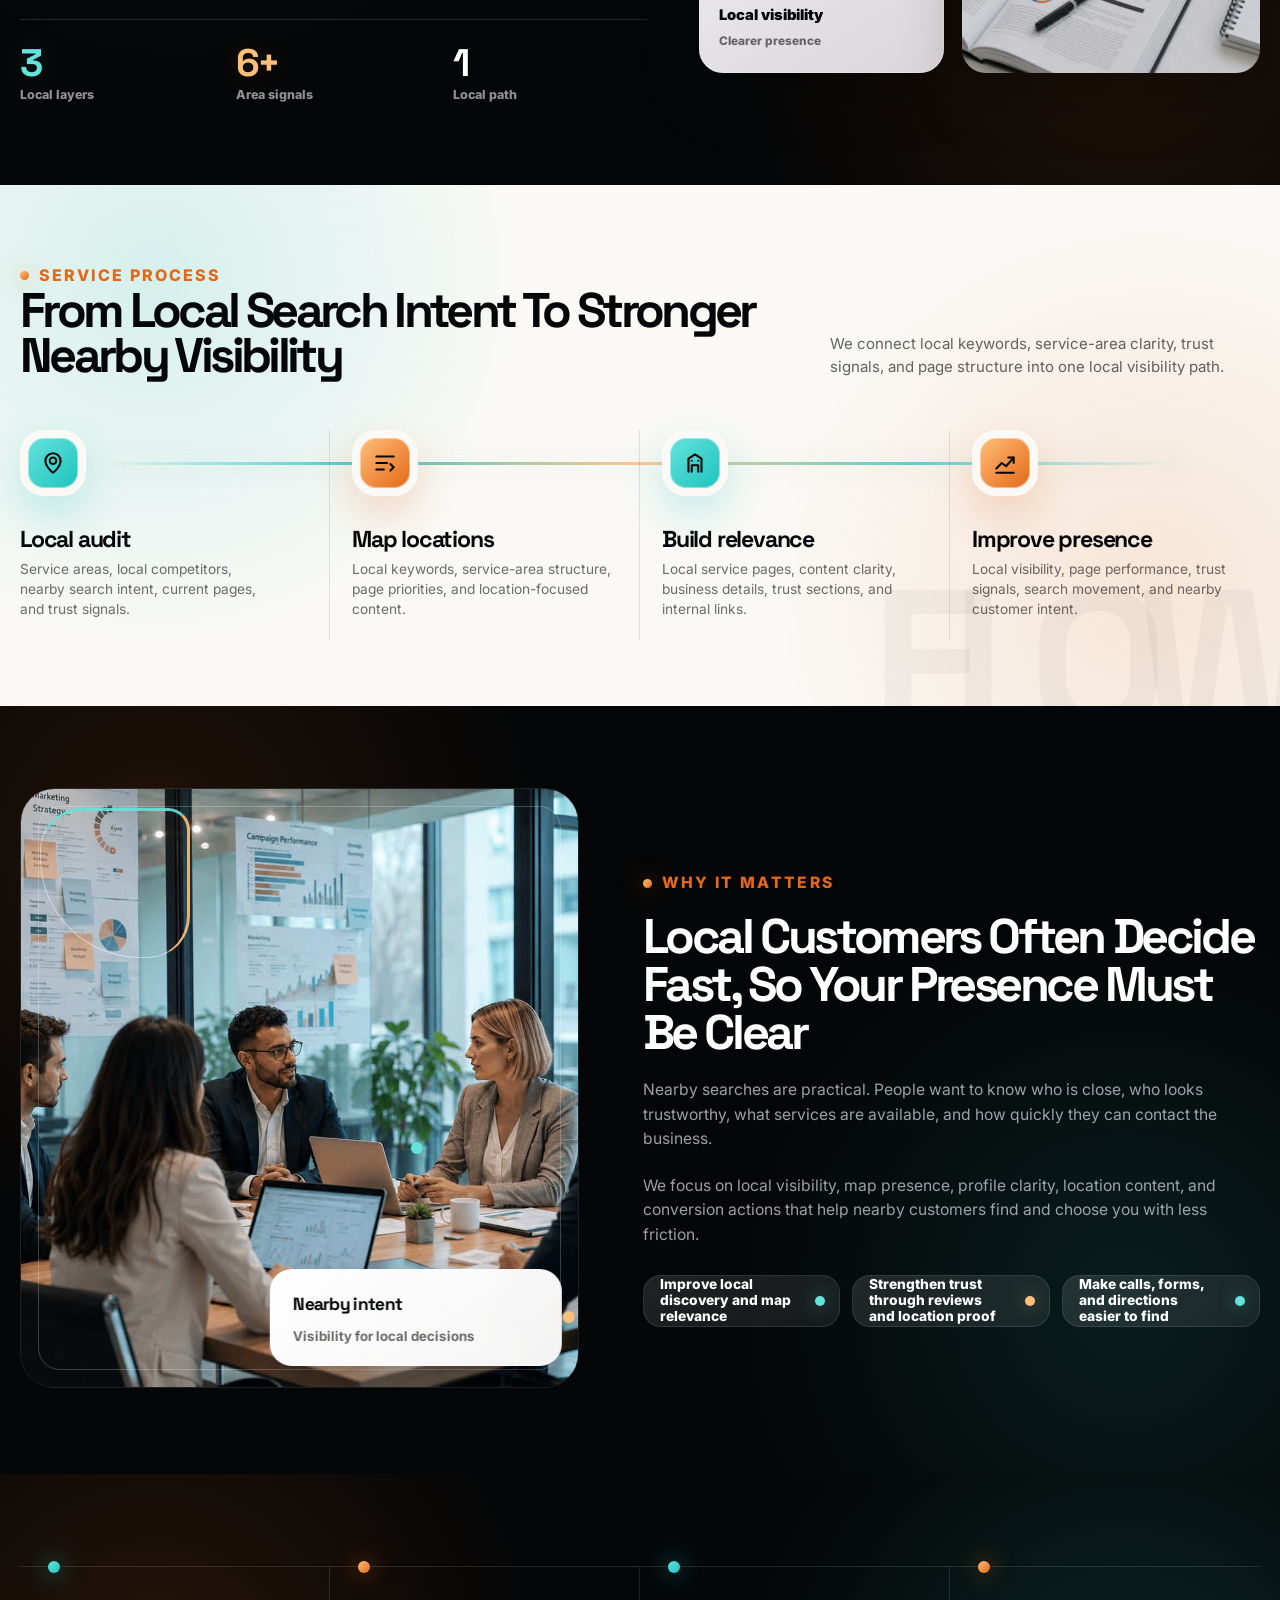
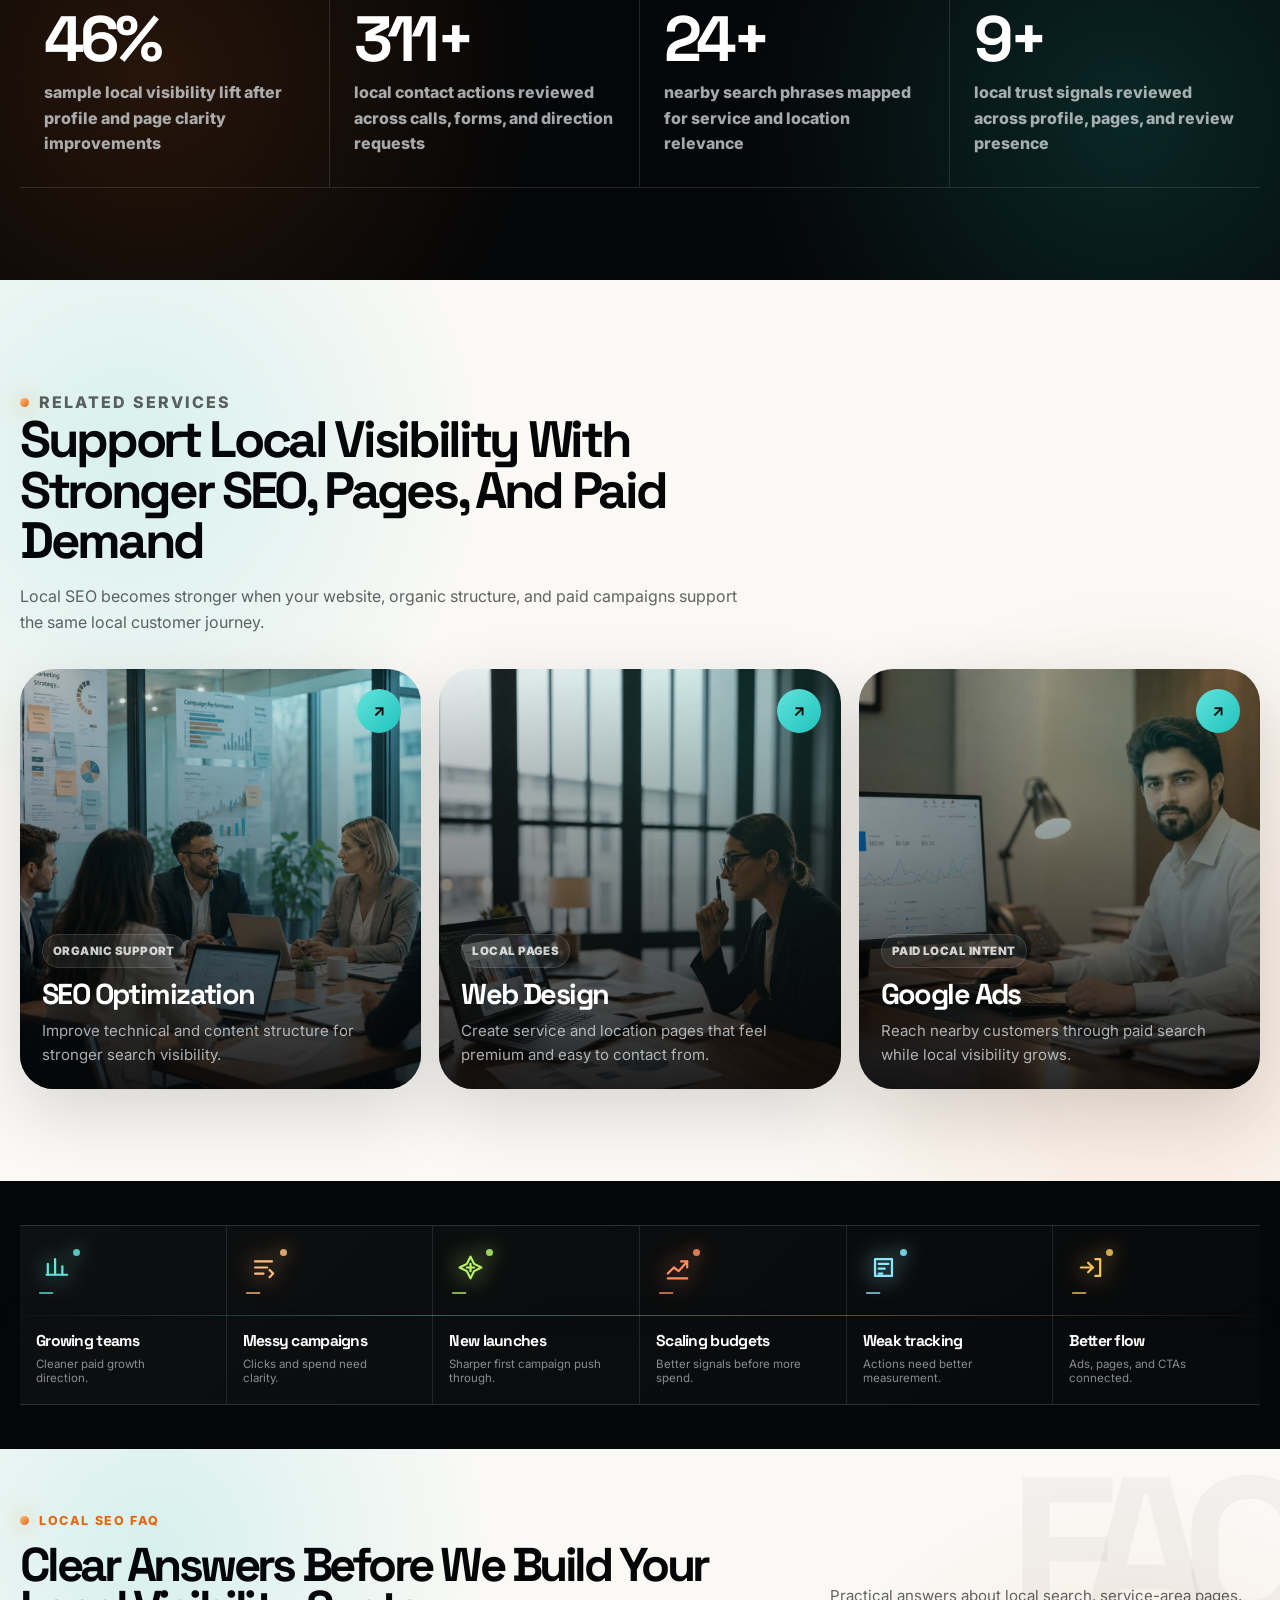
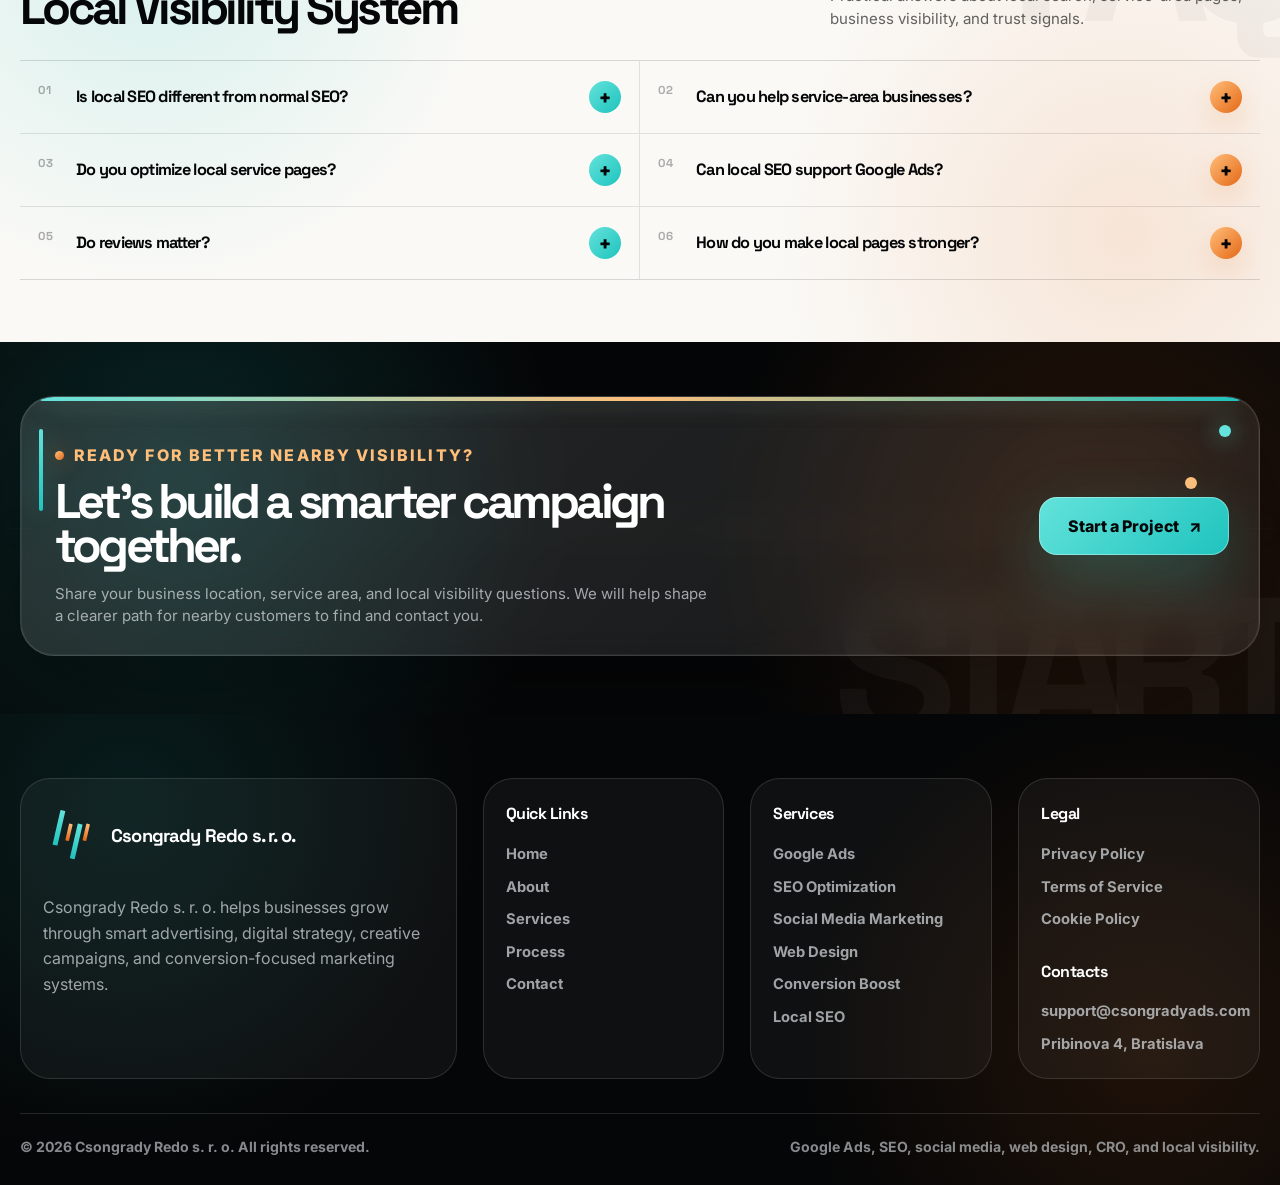
<file: local-seo.html>
<!DOCTYPE html>
<html lang="en">

<head>
    <meta charset="UTF-8" />
    <meta name="viewport" content="width=device-width, initial-scale=1.0" />

    <title>Local SEO | Csongrady Redo s. r. o.</title>

    <meta name="description"
        content="Local SEO service by Csongrady Redo s. r. o. Local search visibility, Google Business Profile, local keywords, map presence, review strategy, location pages, and local conversion paths." />

    <link rel="icon" href="assets/icons/favicon.svg" type="image/svg+xml" />

    <link rel="preconnect" href="https://fonts.googleapis.com" />
    <link rel="preconnect" href="https://fonts.gstatic.com" crossorigin />
    <link
        href="https://fonts.googleapis.com/css2?family=Inter:wght@400;500;600;700;800&family=Space+Grotesk:wght@600;700&display=swap"
        rel="stylesheet" />

    <link rel="stylesheet" href="assets/css/services.css" />
    <script src="assets/js/services.js" defer></script>
</head>

<body data-service-page="local-seo">
    <a class="service-skip-link" href="#main-content">Skip to content</a>

    <header class="service-header" data-header>
        <div class="service-header__inner">
            <a class="service-logo" href="index.html" aria-label="Csongrady Redo home">
                <span class="service-logo__mark" aria-hidden="true">
                    <svg viewBox="0 0 260 260" fill="none" xmlns="http://www.w3.org/2000/svg">
                        <defs>
                            <linearGradient id="logoMintLocal" x1="0" y1="0" x2="0" y2="1">
                                <stop offset="0%" stop-color="#63E3DB" />
                                <stop offset="100%" stop-color="#1FC3BE" />
                            </linearGradient>
                            <linearGradient id="logoOrangeLocal" x1="0" y1="0" x2="0" y2="1">
                                <stop offset="0%" stop-color="#FFBE7A" />
                                <stop offset="100%" stop-color="#E46816" />
                            </linearGradient>
                            <linearGradient id="logoGlassMintLocal" x1="0" y1="0" x2="1" y2="1">
                                <stop offset="0%" stop-color="#63E3DB" stop-opacity="0.34" />
                                <stop offset="100%" stop-color="#1FC3BE" stop-opacity="0.12" />
                            </linearGradient>
                            <linearGradient id="logoGlassOrangeLocal" x1="0" y1="0" x2="1" y2="1">
                                <stop offset="0%" stop-color="#FFBE7A" stop-opacity="0.34" />
                                <stop offset="100%" stop-color="#E46816" stop-opacity="0.12" />
                            </linearGradient>
                        </defs>

                        <path d="M78 97H120L106 158H64L78 97Z" fill="url(#logoGlassMintLocal)" />
                        <path d="M142 97H184L170 158H128L142 97Z" fill="url(#logoGlassOrangeLocal)" />
                        <rect x="67" y="34" width="19" height="136" rx="2" fill="url(#logoMintLocal)"
                            transform="rotate(13 67 34)" />
                        <rect x="100" y="86" width="14" height="66" rx="2" fill="url(#logoOrangeLocal)"
                            transform="rotate(13 100 86)" />
                        <rect x="133" y="86" width="19" height="136" rx="2" fill="url(#logoMintLocal)"
                            transform="rotate(13 133 86)" />
                        <rect x="166" y="86" width="14" height="66" rx="2" fill="url(#logoOrangeLocal)"
                            transform="rotate(13 166 86)" />
                    </svg>
                </span>

                <span class="service-logo__text">
                    <strong>Csongrady Redo</strong>
                    <small>s. r. o.</small>
                </span>
            </a>

            <nav class="service-nav" aria-label="Main navigation">
                <a href="index.html">Home</a>
                <a href="index.html#about">About</a>

                <div class="service-nav__dropdown" data-dropdown>
                    <a href="index.html#services" class="service-nav__dropdown-link" aria-label="View services">
                        Services
                        <span aria-hidden="true">+</span>
                    </a>

                    <div class="service-nav__dropdown-menu" aria-label="Services submenu">
                        <a href="google-ads.html" data-service-link="google-ads">Google Ads</a>
                        <a href="seo-optimization.html" data-service-link="seo-optimization">SEO Optimization</a>
                        <a href="social-media-marketing.html" data-service-link="social-media-marketing">Social Media
                            Marketing</a>
                        <a href="web-design.html" data-service-link="web-design">Web Design</a>
                        <a href="conversion-boost.html" data-service-link="conversion-boost">Conversion Boost</a>
                        <a href="local-seo.html" data-service-link="local-seo">Local SEO</a>
                    </div>
                </div>

                <a href="index.html#process">Process</a>
                <a href="index.html#results">Results</a>
                <a href="index.html#contact">Contact</a>
            </nav>

            <a class="service-header__cta" href="index.html#contact">
                Start a Project
                <span aria-hidden="true">↗</span>
            </a>

            <button class="service-burger" type="button" data-menu-open aria-label="Open mobile menu">
                <span></span>
                <span></span>
            </button>
        </div>
    </header>

    <div class="service-mobile-menu" data-mobile-menu aria-hidden="true">
        <div class="service-mobile-menu__panel">
            <div class="service-mobile-menu__top">
                <a class="service-mobile-logo" href="index.html" aria-label="Csongrady Redo home">
                    <span class="service-mobile-logo__mark" aria-hidden="true">
                        <svg viewBox="0 0 260 260" fill="none" xmlns="http://www.w3.org/2000/svg">
                            <defs>
                                <linearGradient id="mobileLogoMintLocal" x1="0" y1="0" x2="0" y2="1">
                                    <stop offset="0%" stop-color="#63E3DB" />
                                    <stop offset="100%" stop-color="#1FC3BE" />
                                </linearGradient>
                                <linearGradient id="mobileLogoOrangeLocal" x1="0" y1="0" x2="0" y2="1">
                                    <stop offset="0%" stop-color="#FFBE7A" />
                                    <stop offset="100%" stop-color="#E46816" />
                                </linearGradient>
                            </defs>
                            <rect x="67" y="34" width="19" height="136" rx="2" fill="url(#mobileLogoMintLocal)"
                                transform="rotate(13 67 34)" />
                            <rect x="100" y="86" width="14" height="66" rx="2" fill="url(#mobileLogoOrangeLocal)"
                                transform="rotate(13 100 86)" />
                            <rect x="133" y="86" width="19" height="136" rx="2" fill="url(#mobileLogoMintLocal)"
                                transform="rotate(13 133 86)" />
                            <rect x="166" y="86" width="14" height="66" rx="2" fill="url(#mobileLogoOrangeLocal)"
                                transform="rotate(13 166 86)" />
                        </svg>
                    </span>
                    <span>Csongrady Redo</span>
                </a>

                <button class="service-mobile-menu__close" type="button" data-menu-close aria-label="Close mobile menu">
                    <span></span>
                    <span></span>
                </button>
            </div>

            <div class="service-mobile-menu__grid">
                <nav class="service-mobile-menu__links" aria-label="Mobile navigation">
                    <a href="index.html">Home</a>
                    <a href="index.html#about">About</a>
                    <a href="index.html#services">Services</a>
                    <a href="index.html#process">Process</a>
                    <a href="index.html#results">Results</a>
                    <a href="index.html#contact">Contact</a>
                </nav>

                <div class="service-mobile-menu__services">
                    <p>Services</p>
                    <a href="google-ads.html" data-service-link="google-ads">Google Ads</a>
                    <a href="seo-optimization.html" data-service-link="seo-optimization">SEO Optimization</a>
                    <a href="social-media-marketing.html" data-service-link="social-media-marketing">Social Media
                        Marketing</a>
                    <a href="web-design.html" data-service-link="web-design">Web Design</a>
                    <a href="conversion-boost.html" data-service-link="conversion-boost">Conversion Boost</a>
                    <a href="local-seo.html" data-service-link="local-seo">Local SEO</a>
                </div>

                <div class="service-mobile-menu__contact">
                    <p>Contact</p>
                    <a href="mailto:support@csongradyads.com">support@csongradyads.com</a>
                    <a href="tel:+421900000000">+421 900 000 000</a>
                    <a href="https://www.google.com/maps/search/?api=1&query=Pribinova%204%2C%20Bratislava%2C%20811%2009%2C%20Slovak%20Republic"
                        target="_blank" rel="noopener noreferrer">
                        Pribinova 4, Bratislava
                    </a>
                </div>
            </div>

            <a class="service-mobile-menu__cta" href="index.html#contact">
                Start a Project
                <span aria-hidden="true">↗</span>
            </a>
        </div>
    </div>

    <main id="main-content">
    <section class="service-hero" aria-labelledby="service-hero-title">
        <div class="service-container">
            <div class="service-hero__panel">
                <div class="service-hero__media">
                    <img class="service-hero__image" src="assets/images/services/local-seo-hero.jpg"
                        alt="Local SEO strategy for business visibility in local search results" />
    
                    <div class="service-hero__media-pill">
                        <span></span>
                        Local search visibility
                    </div>
                </div>
    
                <div class="service-hero__content">
                    <p class="service-badge">
                        <span></span>
                        Local Visibility / Local SEO
                    </p>
    
                    <h1 id="service-hero-title">
                        Local SEO Built To Help Nearby Customers Find Your Business
                    </h1>
    
                    <p class="service-hero__text">
                        We strengthen your local presence through search-ready pages, local keywords,
                        business profile signals, service-area clarity, and trust-focused optimization.
                    </p>
    
                    <div class="service-hero__actions">
                        <a class="service-btn service-btn--mint" href="index.html#contact">
                            Start With This Service
                            <span aria-hidden="true">↗</span>
                        </a>
    
                        <a class="service-btn service-btn--ghost" href="#related-services">
                            View Related Services
                            <span aria-hidden="true">→</span>
                        </a>
                    </div>
    
                    <div class="service-hero__tags">
                        <span>Local Keywords</span>
                        <span>Map Presence</span>
                        <span>Service Areas</span>
                    </div>
    
                    <div class="service-hero__big-word" aria-hidden="true">LOCAL</div>
                </div>
            </div>
        </div>
    </section>

        <section class="service-intro" aria-labelledby="service-intro-title">
            <div class="service-container service-intro__grid">
                <div class="service-section-heading">
                    <p class="service-kicker">Service overview</p>
                    <h2 id="service-intro-title">
                        Local Visibility Work That Connects Search, Maps.
                    </h2>
                    <p>
                        Local SEO is about helping people nearby understand where you are,
                        what you offer, why they should trust you, and how to take the next step.
                    </p>
                </div>

                <div class="service-intro__items">
                    <article class="service-intro-card">
                        <span class="service-line-icon" aria-hidden="true">
                            <svg viewBox="0 0 24 24">
                                <path d="M12 21S5 15.4 5 9.5A7 7 0 0 1 19 9.5C19 15.4 12 21 12 21Z" />
                                <circle cx="12" cy="9.5" r="2.2" />
                            </svg>
                        </span>
                        <h3>Map presence</h3>
                        <p>Local profile direction, location signals, service categories, and nearby relevance.</p>
                    </article>

                    <article class="service-intro-card">
                        <span class="service-line-icon service-line-icon--orange" aria-hidden="true">
                            <svg viewBox="0 0 24 24">
                                <circle cx="11" cy="11" r="7" />
                                <path d="M16.5 16.5L21 21" />
                            </svg>
                        </span>
                        <h3>Local keywords</h3>
                        <p>Search phrases, service-area intent, location terms, and nearby customer questions.</p>
                    </article>

                    <article class="service-intro-card">
                        <span class="service-line-icon" aria-hidden="true">
                            <svg viewBox="0 0 24 24">
                                <path
                                    d="M12 3L14.6 8.6L20.7 9.3L16.2 13.5L17.4 19.5L12 16.4L6.6 19.5L7.8 13.5L3.3 9.3L9.4 8.6L12 3Z" />
                            </svg>
                        </span>
                        <h3>Review strategy</h3>
                        <p>Trust signals, review direction, reputation cues, and proof that supports local choice.</p>
                    </article>

                    <article class="service-intro-card">
                        <span class="service-line-icon service-line-icon--orange" aria-hidden="true">
                            <svg viewBox="0 0 24 24">
                                <path d="M4 14L10 8L14 12L20 6" />
                                <path d="M20 6V12" />
                                <path d="M20 6H14" />
                            </svg>
                        </span>
                        <h3>Local conversion path</h3>
                        <p>Calls, forms, direction links, location pages, and contact sections made easier to use.</p>
                    </article>
                </div>
            </div>
        </section>

    <section class="service-includes service-includes--editorial" aria-labelledby="service-includes-title">
        <div class="service-container">
            <div class="service-includes-editorial__grid">
                <div class="service-includes-editorial__content">
                    <p class="service-kicker">What this service includes</p>
    
                    <h2 id="service-includes-title">
                        Local SEO Components Built To Help Nearby Customers Find You
                    </h2>
    
                    <p class="service-includes-editorial__lead">
                        Local visibility becomes stronger when service pages, location signals, business profile clarity,
                        and trust details support the same local search goal.
                    </p>
    
                    <ul class="service-includes-editorial__list">
                        <li>Local keyword mapping, service-area structure, and location-focused page planning</li>
                        <li>Business profile signals, trust details, local relevance, and search-ready content</li>
                        <li>Ongoing review around local visibility, page clarity, and nearby customer intent</li>
                    </ul>
    
                    <div class="service-includes-editorial__stats">
                        <article>
                            <strong>3</strong>
                            <span>Local layers</span>
                        </article>
    
                        <article>
                            <strong>6+</strong>
                            <span>Area signals</span>
                        </article>
    
                        <article>
                            <strong>1</strong>
                            <span>Local path</span>
                        </article>
                    </div>
                </div>
    
                <div class="service-includes-editorial__visual">
                    <div class="service-includes-editorial__visual-grid">
                        <div class="service-includes-editorial__photo service-includes-editorial__photo--small">
                            <img src="assets/images/services/includes-small.jpg" alt="Marketing planning discussion" />
                        </div>
    
                        <article class="service-includes-editorial__quote">
                            <p>
                                “Local SEO should make it obvious where you work, what you offer,
                                and why nearby customers should trust you.”
                            </p>
    
                            <div>
                                <strong>Local visibility</strong>
                                <span>Clearer presence</span>
                            </div>
                        </article>
    
                        <div class="service-includes-editorial__photo service-includes-editorial__photo--large">
                            <img src="assets/images/services/includes-large.jpg"
                                alt="Digital marketing team reviewing campaign data" />
                        </div>
                    </div>
                </div>
            </div>
        </div>
    </section>

        <section class="service-process service-process--signal-flow" aria-labelledby="service-process-title">
            <div class="service-container">
                <div class="service-process-flow__top">
                    <div class="service-section-heading">
                        <p class="service-kicker">Service process</p>
                        <h2 id="service-process-title">From Local Search Intent To Stronger Nearby Visibility</h2>
                    </div>
        
                    <p>
                        We connect local keywords, service-area clarity, trust signals, and page structure into one local
                        visibility path.
                    </p>
                </div>
        
                <div class="service-process__timeline service-process-flow__timeline">
                    <article class="service-process-step">
                        <span class="service-process-step__icon service-process-step__icon--mint" aria-hidden="true">
                            <svg viewBox="0 0 24 24">
                                <path d="M12 21s7-5.2 7-11a7 7 0 1 0-14 0c0 5.8 7 11 7 11Z" />
                                <path d="M12 13a3 3 0 1 0 0-6a3 3 0 0 0 0 6Z" />
                            </svg>
                        </span>
        
                        <div>
                            <h3>Local audit</h3>
                            <p>Service areas, local competitors, nearby search intent, current pages, and trust signals.</p>
                        </div>
                    </article>
        
                    <article class="service-process-step">
                        <span class="service-process-step__icon service-process-step__icon--orange" aria-hidden="true">
                            <svg viewBox="0 0 24 24">
                                <path d="M4 6h16" />
                                <path d="M4 12h10" />
                                <path d="M4 18h7" />
                                <path d="M17 13l3 3l-3 3" />
                            </svg>
                        </span>
        
                        <div>
                            <h3>Map locations</h3>
                            <p>Local keywords, service-area structure, page priorities, and location-focused content.</p>
                        </div>
                    </article>
        
                    <article class="service-process-step">
                        <span class="service-process-step__icon service-process-step__icon--mint" aria-hidden="true">
                            <svg viewBox="0 0 24 24">
                                <path d="M6 20V8l6-4l6 4v12" />
                                <path d="M9 20v-6h6v6" />
                                <path d="M9 10h.01" />
                                <path d="M15 10h.01" />
                            </svg>
                        </span>
        
                        <div>
                            <h3>Build relevance</h3>
                            <p>Local service pages, content clarity, business details, trust sections, and internal links.</p>
                        </div>
                    </article>
        
                    <article class="service-process-step">
                        <span class="service-process-step__icon service-process-step__icon--orange" aria-hidden="true">
                            <svg viewBox="0 0 24 24">
                                <path d="M4 17L9 12L13 15L20 7" />
                                <path d="M15 7h5v5" />
                                <path d="M4 21h16" />
                            </svg>
                        </span>
        
                        <div>
                            <h3>Improve presence</h3>
                            <p>Local visibility, page performance, trust signals, search movement, and nearby customer intent.
                            </p>
                        </div>
                    </article>
                </div>
            </div>
        </section>

        <section class="service-matters" aria-labelledby="service-matters-title">
            <div class="service-container service-matters__grid">
                <div class="service-matters__image">
                    <img src="assets/images/services/seo-hero.jpg"
                        alt="Local search map dashboard with nearby business visibility" />
                    <div class="service-matters__badge">
                        <strong>Nearby intent</strong>
                        <span>Visibility for local decisions</span>
                    </div>
                </div>

                <div class="service-matters__content">
                    <p class="service-kicker">Why it matters</p>
                    <h2 id="service-matters-title">Local Customers Often Decide Fast, So Your Presence Must Be Clear
                    </h2>

                    <p>
                        Nearby searches are practical. People want to know who is close, who looks trustworthy,
                        what services are available, and how quickly they can contact the business.
                    </p>

                    <p>
                        We focus on local visibility, map presence, profile clarity, location content,
                        and conversion actions that help nearby customers find and choose you with less friction.
                    </p>

                    <div class="service-matters__points">
                        <span>Improve local discovery and map relevance</span>
                        <span>Strengthen trust through reviews and location proof</span>
                        <span>Make calls, forms, and directions easier to find</span>
                    </div>
                </div>
            </div>
        </section>

        <section class="service-results" aria-labelledby="service-results-title">
            <div class="service-container">
                <div class="service-results__grid" data-service-counter-section>
                    <article class="service-result-card">
                        <span></span>
                        <strong data-service-counter data-target="46" data-suffix="%">0</strong>
                        <p>sample local visibility lift after profile and page clarity improvements</p>
                    </article>

                    <article class="service-result-card">
                        <span></span>
                        <strong data-service-counter data-target="312" data-suffix="+">0</strong>
                        <p>local contact actions reviewed across calls, forms, and direction requests</p>
                    </article>

                    <article class="service-result-card">
                        <span></span>
                        <strong data-service-counter data-target="24" data-suffix="+">0</strong>
                        <p>nearby search phrases mapped for service and location relevance</p>
                    </article>

                    <article class="service-result-card">
                        <span></span>
                        <strong data-service-counter data-target="9" data-suffix="+">0</strong>
                        <p>local trust signals reviewed across profile, pages, and review presence</p>
                    </article>
                </div>
            </div>
        </section>

        <section class="service-related" id="related-services" aria-labelledby="related-services-title">
            <div class="service-container">
                <div class="service-section-top">
                    <div class="service-section-heading">
                        <p class="service-kicker">Related services</p>
                        <h2 id="related-services-title">Support Local Visibility With Stronger SEO, Pages, And Paid
                            Demand</h2>
                        <p>
                            Local SEO becomes stronger when your website, organic structure,
                            and paid campaigns support the same local customer journey.
                        </p>
                    </div>
                </div>

                <div class="service-related__grid">
                    <a class="service-related-card" href="seo-optimization.html">
                        <img src="assets/images/services/seo-hero.jpg"
                            alt="SEO optimization dashboard and organic visibility planning" />
                        <div>
                            <span>Organic support</span>
                            <h3>SEO Optimization</h3>
                            <p>Improve technical and content structure for stronger search visibility.</p>
                        </div>
                        <strong aria-hidden="true">↗</strong>
                    </a>

                    <a class="service-related-card" href="web-design.html">
                        <img src="assets/images/services/web-design-hero.jpg"
                            alt="Premium web design layout with service and location pages" />
                        <div>
                            <span>Local pages</span>
                            <h3>Web Design</h3>
                            <p>Create service and location pages that feel premium and easy to contact from.</p>
                        </div>
                        <strong aria-hidden="true">↗</strong>
                    </a>

                    <a class="service-related-card" href="google-ads.html">
                        <img src="assets/images/services/google-ads-hero.jpg"
                            alt="Google Ads dashboard with local paid search campaign structure" />
                        <div>
                            <span>Paid local intent</span>
                            <h3>Google Ads</h3>
                            <p>Reach nearby customers through paid search while local visibility grows.</p>
                        </div>
                        <strong aria-hidden="true">↗</strong>
                    </a>
                </div>
            </div>
        </section>

                <section class="fit-strip" aria-label="Who this service fits best">
                    <div class="service-container">
                        <div class="fit-strip__rail">
                            <article class="fit-strip-item">
                                <span class="fit-strip-item__icon" aria-hidden="true">
                                    <svg viewBox="0 0 24 24">
                                        <path d="M4 18V9" />
                                        <path d="M10 18V5" />
                                        <path d="M16 18v-7" />
                                        <path d="M20 18H3" />
                                    </svg>
                                </span>
                                <h3>Growing teams</h3>
                                <p>Cleaner paid growth direction.</p>
                            </article>
                
                            <article class="fit-strip-item fit-strip-item--orange">
                                <span class="fit-strip-item__icon" aria-hidden="true">
                                    <svg viewBox="0 0 24 24">
                                        <path d="M5 7h14" />
                                        <path d="M5 12h10" />
                                        <path d="M5 17h7" />
                                        <path d="M17 14l3 3l-3 3" />
                                    </svg>
                                </span>
                                <h3>Messy campaigns</h3>
                                <p>Clicks and spend need clarity.</p>
                            </article>
                
                            <article class="fit-strip-item">
                                <span class="fit-strip-item__icon" aria-hidden="true">
                                    <svg viewBox="0 0 24 24">
                                        <path d="M12 3L15 9L21 12L15 15L12 21L9 15L3 12L9 9L12 3Z" />
                                        <path d="M12 9v6" />
                                        <path d="M9 12h6" />
                                    </svg>
                                </span>
                                <h3>New launches</h3>
                                <p>Sharper first campaign push through.</p>
                            </article>
                
                            <article class="fit-strip-item fit-strip-item--orange">
                                <span class="fit-strip-item__icon" aria-hidden="true">
                                    <svg viewBox="0 0 24 24">
                                        <path d="M4 17L9 12L13 15L20 7" />
                                        <path d="M15 7h5v5" />
                                        <path d="M4 21h16" />
                                    </svg>
                                </span>
                                <h3>Scaling budgets</h3>
                                <p>Better signals before more spend.</p>
                            </article>
                
                            <article class="fit-strip-item">
                                <span class="fit-strip-item__icon" aria-hidden="true">
                                    <svg viewBox="0 0 24 24">
                                        <path d="M5 5h14v14H5Z" />
                                        <path d="M8 9h8" />
                                        <path d="M8 13h5" />
                                        <path d="M8 17h3" />
                                    </svg>
                                </span>
                                <h3>Weak tracking</h3>
                                <p>Actions need better measurement.</p>
                            </article>
                
                            <article class="fit-strip-item fit-strip-item--orange">
                                <span class="fit-strip-item__icon" aria-hidden="true">
                                    <svg viewBox="0 0 24 24">
                                        <path d="M4 12h10" />
                                        <path d="M10 8l4 4l-4 4" />
                                        <path d="M16 5h4v14h-4" />
                                    </svg>
                                </span>
                                <h3>Better flow</h3>
                                <p>Ads, pages, and CTAs connected.</p>
                            </article>
                        </div>
                    </div>
                </section>

<section class="service-faq service-faq--switchboard" aria-labelledby="service-faq-title">
    <div class="service-container">
        <div class="service-faq-switch__top">
            <div>
                <p class="service-kicker">Local SEO FAQ</p>
                <h2 id="service-faq-title">
                    Clear Answers Before We Build Your Local Visibility System
                </h2>
            </div>

            <p>
                Practical answers about local search, service-area pages, business visibility, and trust signals.
            </p>
        </div>

        <div class="service-faq__accordion service-faq-switch__board" data-service-faq>
            <article class="service-faq-item">
                <button type="button" aria-expanded="true">
                    <span>Is local SEO different from normal SEO?</span>
                    <strong>+</strong>
                </button>
                <div class="service-faq-item__content">
                    <p>
                        Yes. Local SEO focuses more on nearby search intent, service areas,
                        location signals, map presence, reviews, and local trust.
                    </p>
                </div>
            </article>

            <article class="service-faq-item">
                <button type="button" aria-expanded="false">
                    <span>Can you help service-area businesses?</span>
                    <strong>+</strong>
                </button>
                <div class="service-faq-item__content">
                    <p>
                        Yes. We can structure pages and content around your service areas,
                        local keywords, and the specific locations you want to reach.
                    </p>
                </div>
            </article>

            <article class="service-faq-item">
                <button type="button" aria-expanded="false">
                    <span>Do you optimize local service pages?</span>
                    <strong>+</strong>
                </button>
                <div class="service-faq-item__content">
                    <p>
                        Yes. Local pages need clear service focus, location relevance,
                        helpful content, strong structure, and trust-building sections.
                    </p>
                </div>
            </article>

            <article class="service-faq-item">
                <button type="button" aria-expanded="false">
                    <span>Can local SEO support Google Ads?</span>
                    <strong>+</strong>
                </button>
                <div class="service-faq-item__content">
                    <p>
                        Yes. Local SEO and paid search can work together by improving visibility,
                        landing quality, trust, and local conversion intent.
                    </p>
                </div>
            </article>

            <article class="service-faq-item">
                <button type="button" aria-expanded="false">
                    <span>Do reviews matter?</span>
                    <strong>+</strong>
                </button>
                <div class="service-faq-item__content">
                    <p>
                        Yes. Reviews can support local trust and decision-making,
                        especially when users compare businesses before contacting one.
                    </p>
                </div>
            </article>

            <article class="service-faq-item">
                <button type="button" aria-expanded="false">
                    <span>How do you make local pages stronger?</span>
                    <strong>+</strong>
                </button>
                <div class="service-faq-item__content">
                    <p>
                        We improve page structure, service clarity, local keywords,
                        trust details, internal links, and the way the offer is explained.
                    </p>
                </div>
            </article>
        </div>
    </div>
</section>

        <section class="service-final-cta" aria-labelledby="service-final-title">
            <div class="service-container">
                <div class="service-final-cta__inner">
                    <div>
                        <p class="service-kicker">Ready for better nearby visibility?</p>
                        <h2 id="service-final-title">Let’s build a smarter campaign together.</h2>
                        <p>
                            Share your business location, service area, and local visibility questions.
                            We will help shape a clearer path for nearby customers to find and contact you.
                        </p>
                    </div>

                    <a class="service-btn service-btn--mint" href="index.html#contact">
                        Start a Project
                        <span aria-hidden="true">↗</span>
                    </a>
                </div>
            </div>
        </section>
    </main>

    <footer class="service-footer">
        <div class="service-container">
            <div class="service-footer__grid">
                <div class="service-footer__brand">
                    <a class="service-footer-logo" href="index.html" aria-label="Csongrady Redo home">
                        <span class="service-footer-logo__mark" aria-hidden="true">
                            <svg viewBox="0 0 260 260" fill="none" xmlns="http://www.w3.org/2000/svg">
                                <defs>
                                    <linearGradient id="footerLogoMintLocal" x1="0" y1="0" x2="0" y2="1">
                                        <stop offset="0%" stop-color="#63E3DB" />
                                        <stop offset="100%" stop-color="#1FC3BE" />
                                    </linearGradient>
                                    <linearGradient id="footerLogoOrangeLocal" x1="0" y1="0" x2="0" y2="1">
                                        <stop offset="0%" stop-color="#FFBE7A" />
                                        <stop offset="100%" stop-color="#E46816" />
                                    </linearGradient>
                                </defs>
                                <rect x="67" y="34" width="19" height="136" rx="2" fill="url(#footerLogoMintLocal)"
                                    transform="rotate(13 67 34)" />
                                <rect x="100" y="86" width="14" height="66" rx="2" fill="url(#footerLogoOrangeLocal)"
                                    transform="rotate(13 100 86)" />
                                <rect x="133" y="86" width="19" height="136" rx="2" fill="url(#footerLogoMintLocal)"
                                    transform="rotate(13 133 86)" />
                                <rect x="166" y="86" width="14" height="66" rx="2" fill="url(#footerLogoOrangeLocal)"
                                    transform="rotate(13 166 86)" />
                            </svg>
                        </span>
                        <span>Csongrady Redo s. r. o.</span>
                    </a>

                    <p>
                        Csongrady Redo s. r. o. helps businesses grow through smart advertising,
                        digital strategy, creative campaigns, and conversion-focused marketing systems.
                    </p>

                </div>

                <div class="service-footer__column">
                    <h2>Quick Links</h2>
                    <a href="index.html">Home</a>
                    <a href="index.html#about">About</a>
                    <a href="index.html#services">Services</a>
                    <a href="index.html#process">Process</a>
                    <a href="index.html#contact">Contact</a>
                </div>

                <div class="service-footer__column">
                    <h2>Services</h2>
                    <a href="google-ads.html">Google Ads</a>
                    <a href="seo-optimization.html">SEO Optimization</a>
                    <a href="social-media-marketing.html">Social Media Marketing</a>
                    <a href="web-design.html">Web Design</a>
                    <a href="conversion-boost.html">Conversion Boost</a>
                    <a href="local-seo.html">Local SEO</a>
                </div>

                <div class="service-footer__column">
                    <h2>Legal</h2>
                    <a href="privacy-policy.html">Privacy Policy</a>
                    <a href="terms-of-service.html">Terms of Service</a>
                    <a href="cookie-policy.html">Cookie Policy</a>

                    <h2 class="service-footer__contact-title">Contacts</h2>
                    <a href="mailto:support@csongradyads.com">support@csongradyads.com</a>
                    <a href="https://www.google.com/maps/search/?api=1&query=Pribinova%204%2C%20Bratislava%2C%20811%2009%2C%20Slovak%20Republic"
                        target="_blank" rel="noopener noreferrer">
                        Pribinova 4, Bratislava
                    </a>
                </div>
            </div>

            <div class="service-footer__bottom">
                <p>© 2026 Csongrady Redo s. r. o. All rights reserved.</p>
                <p>Google Ads, SEO, social media, web design, CRO, and local visibility.</p>
            </div>
        </div>
    </footer>

    <div class="service-cookie" data-cookie-banner>
        <div class="service-cookie__text">
            <strong>Cookie preferences</strong>
            <p>
                We use cookies to improve your browsing experience and understand basic site performance.
                Read our <a href="privacy-policy.html">Privacy Policy</a> and
                <a href="cookie-policy.html">Cookie Policy</a>.
            </p>
        </div>

        <div class="service-cookie__actions">
            <button type="button" data-cookie-decline>Decline</button>
            <button type="button" data-cookie-accept>Accept</button>
        </div>
    </div>
</body>

</html>
</file>
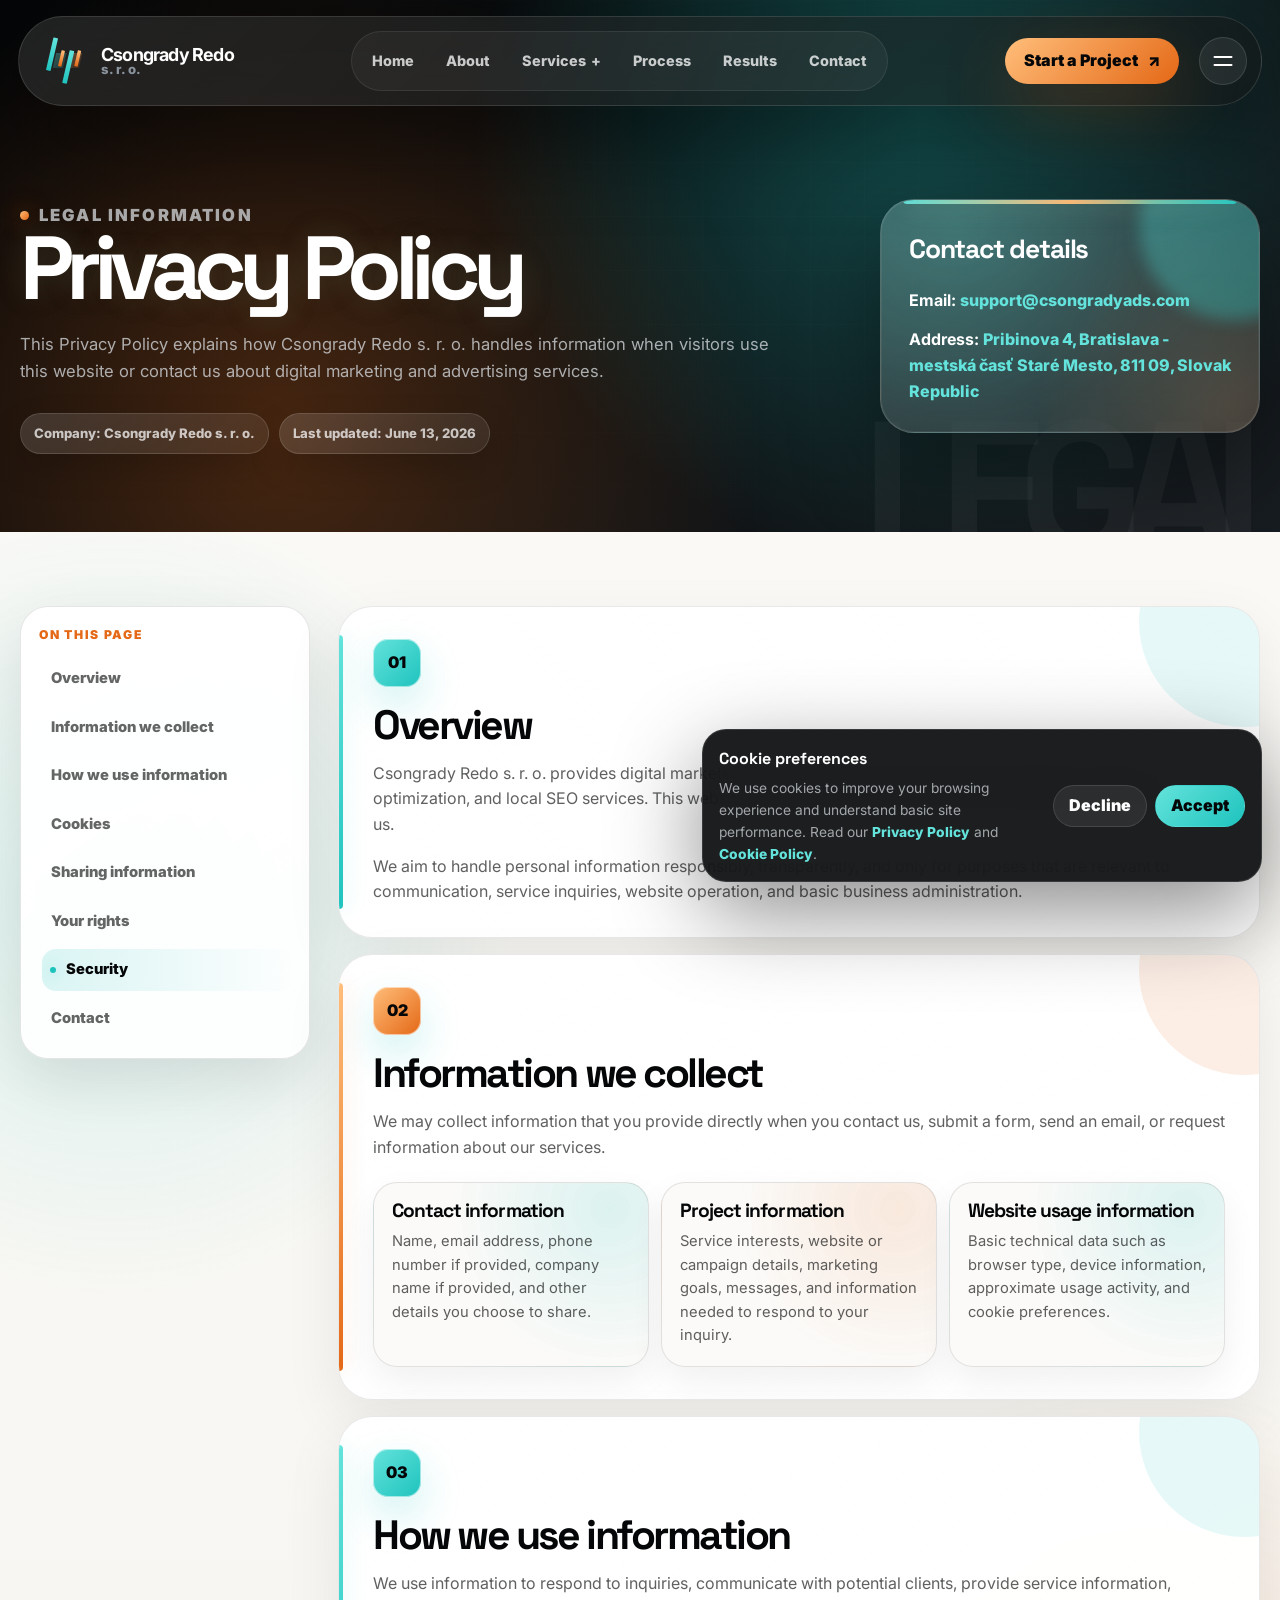
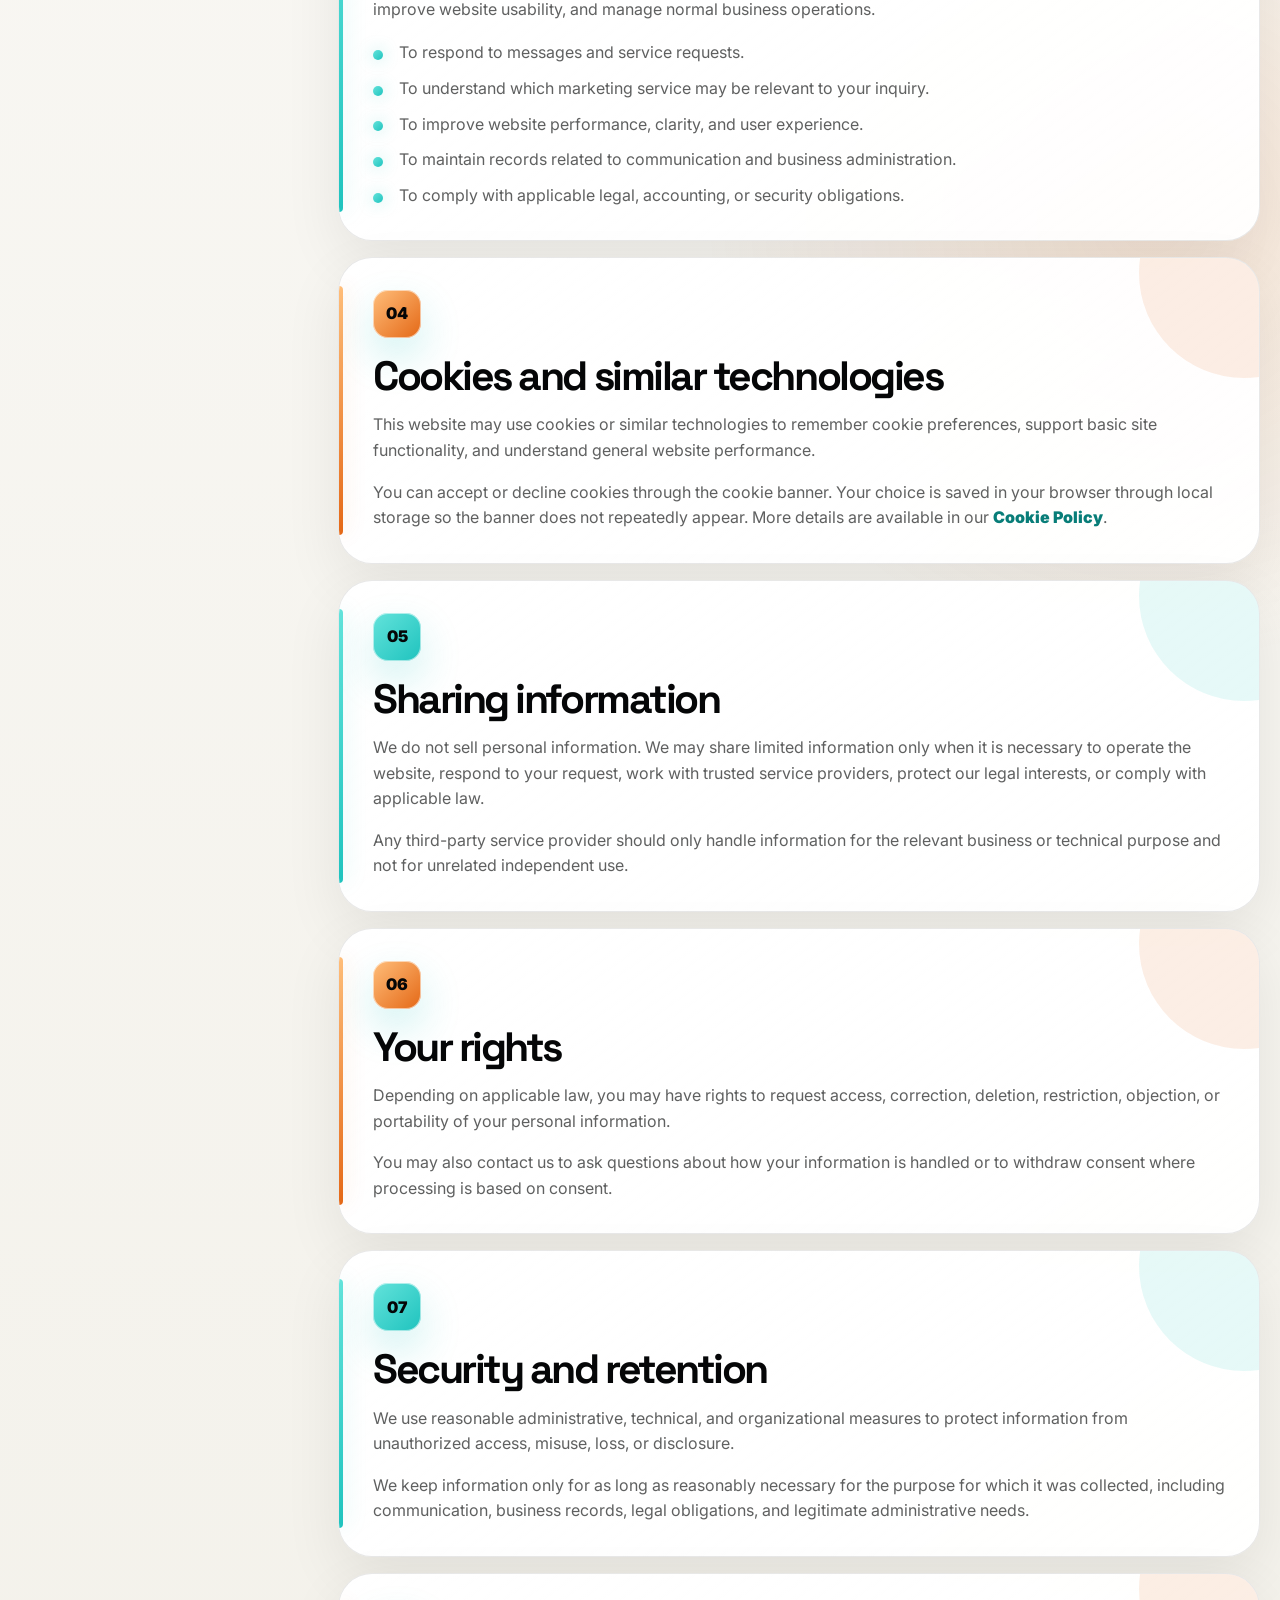
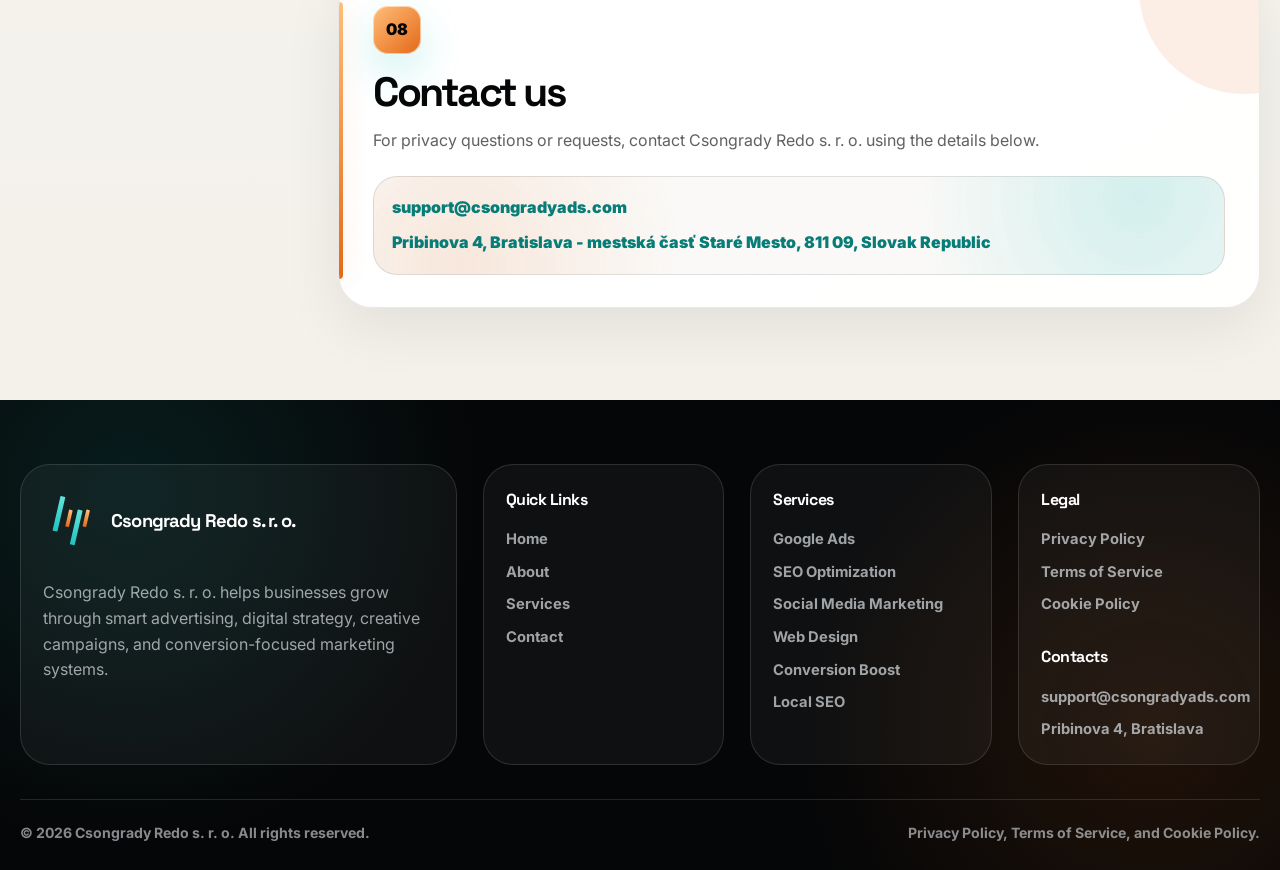
<file: privacy-policy.html>
<!DOCTYPE html>
<html lang="en">

<head>
    <meta charset="UTF-8" />
    <meta name="viewport" content="width=device-width, initial-scale=1.0" />

    <title>Privacy Policy | Csongrady Redo s. r. o.</title>

    <meta name="description"
        content="Privacy Policy for Csongrady Redo s. r. o., a digital marketing and advertising agency based in Bratislava, Slovak Republic." />

    <link rel="icon" href="assets/icons/favicon.svg" type="image/svg+xml" />

    <link rel="preconnect" href="https://fonts.googleapis.com" />
    <link rel="preconnect" href="https://fonts.gstatic.com" crossorigin />
    <link
        href="https://fonts.googleapis.com/css2?family=Inter:wght@400;500;600;700;800&family=Space+Grotesk:wght@600;700&display=swap"
        rel="stylesheet" />

    <link rel="stylesheet" href="assets/css/legal.css" />
    <script src="assets/js/legal.js" defer></script>
</head>

<body>
    <a class="legal-skip-link" href="#main-content">Skip to content</a>

    <header class="legal-header" data-header>
        <div class="legal-header__inner">
            <a class="legal-logo" href="index.html" aria-label="Csongrady Redo home">
                <span class="legal-logo__mark" aria-hidden="true">
                    <svg viewBox="0 0 260 260" fill="none" xmlns="http://www.w3.org/2000/svg">
                        <defs>
                            <linearGradient id="logoMintPrivacy" x1="0" y1="0" x2="0" y2="1">
                                <stop offset="0%" stop-color="#63E3DB" />
                                <stop offset="100%" stop-color="#1FC3BE" />
                            </linearGradient>
                            <linearGradient id="logoOrangePrivacy" x1="0" y1="0" x2="0" y2="1">
                                <stop offset="0%" stop-color="#FFBE7A" />
                                <stop offset="100%" stop-color="#E46816" />
                            </linearGradient>
                            <linearGradient id="logoGlassMintPrivacy" x1="0" y1="0" x2="1" y2="1">
                                <stop offset="0%" stop-color="#63E3DB" stop-opacity="0.34" />
                                <stop offset="100%" stop-color="#1FC3BE" stop-opacity="0.12" />
                            </linearGradient>
                            <linearGradient id="logoGlassOrangePrivacy" x1="0" y1="0" x2="1" y2="1">
                                <stop offset="0%" stop-color="#FFBE7A" stop-opacity="0.34" />
                                <stop offset="100%" stop-color="#E46816" stop-opacity="0.12" />
                            </linearGradient>
                        </defs>

                        <path d="M78 97H120L106 158H64L78 97Z" fill="url(#logoGlassMintPrivacy)" />
                        <path d="M142 97H184L170 158H128L142 97Z" fill="url(#logoGlassOrangePrivacy)" />
                        <rect x="67" y="34" width="19" height="136" rx="2" fill="url(#logoMintPrivacy)"
                            transform="rotate(13 67 34)" />
                        <rect x="100" y="86" width="14" height="66" rx="2" fill="url(#logoOrangePrivacy)"
                            transform="rotate(13 100 86)" />
                        <rect x="133" y="86" width="19" height="136" rx="2" fill="url(#logoMintPrivacy)"
                            transform="rotate(13 133 86)" />
                        <rect x="166" y="86" width="14" height="66" rx="2" fill="url(#logoOrangePrivacy)"
                            transform="rotate(13 166 86)" />
                    </svg>
                </span>

                <span class="legal-logo__text">
                    <strong>Csongrady Redo</strong>
                    <small>s. r. o.</small>
                </span>
            </a>

            <nav class="legal-nav" aria-label="Main navigation">
                <a href="index.html">Home</a>
                <a href="index.html#about">About</a>

                <div class="legal-nav__dropdown" data-dropdown>
                    <a href="index.html#services" class="legal-nav__dropdown-link" aria-label="View services">
                        Services
                        <span aria-hidden="true">+</span>
                    </a>

                    <div class="legal-nav__dropdown-menu" aria-label="Services submenu">
                        <a href="google-ads.html">Google Ads</a>
                        <a href="seo-optimization.html">SEO Optimization</a>
                        <a href="social-media-marketing.html">Social Media Marketing</a>
                        <a href="web-design.html">Web Design</a>
                        <a href="conversion-boost.html">Conversion Boost</a>
                        <a href="local-seo.html">Local SEO</a>
                    </div>
                </div>

                <a href="index.html#process">Process</a>
                <a href="index.html#results">Results</a>
                <a href="index.html#contact">Contact</a>
            </nav>

            <a class="legal-header__cta" href="index.html#contact">
                Start a Project
                <span aria-hidden="true">↗</span>
            </a>

            <button class="legal-burger" type="button" data-menu-open aria-label="Open mobile menu">
                <span></span>
                <span></span>
            </button>
        </div>
    </header>

    <div class="legal-mobile-menu" data-mobile-menu aria-hidden="true">
        <div class="legal-mobile-menu__panel">
            <div class="legal-mobile-menu__top">
                <a class="legal-mobile-logo" href="index.html" aria-label="Csongrady Redo home">
                    <span class="legal-mobile-logo__mark" aria-hidden="true">
                        <svg viewBox="0 0 260 260" fill="none" xmlns="http://www.w3.org/2000/svg">
                            <defs>
                                <linearGradient id="mobileLogoMintPrivacy" x1="0" y1="0" x2="0" y2="1">
                                    <stop offset="0%" stop-color="#63E3DB" />
                                    <stop offset="100%" stop-color="#1FC3BE" />
                                </linearGradient>
                                <linearGradient id="mobileLogoOrangePrivacy" x1="0" y1="0" x2="0" y2="1">
                                    <stop offset="0%" stop-color="#FFBE7A" />
                                    <stop offset="100%" stop-color="#E46816" />
                                </linearGradient>
                            </defs>
                            <rect x="67" y="34" width="19" height="136" rx="2" fill="url(#mobileLogoMintPrivacy)"
                                transform="rotate(13 67 34)" />
                            <rect x="100" y="86" width="14" height="66" rx="2" fill="url(#mobileLogoOrangePrivacy)"
                                transform="rotate(13 100 86)" />
                            <rect x="133" y="86" width="19" height="136" rx="2" fill="url(#mobileLogoMintPrivacy)"
                                transform="rotate(13 133 86)" />
                            <rect x="166" y="86" width="14" height="66" rx="2" fill="url(#mobileLogoOrangePrivacy)"
                                transform="rotate(13 166 86)" />
                        </svg>
                    </span>
                    <span>Csongrady Redo</span>
                </a>

                <button class="legal-mobile-menu__close" type="button" data-menu-close aria-label="Close mobile menu">
                    <span></span>
                    <span></span>
                </button>
            </div>

            <div class="legal-mobile-menu__grid">
                <nav class="legal-mobile-menu__links" aria-label="Mobile navigation">
                    <a href="index.html">Home</a>
                    <a href="index.html#about">About</a>
                    <a href="index.html#services">Services</a>
                    <a href="index.html#process">Process</a>
                    <a href="index.html#results">Results</a>
                    <a href="index.html#contact">Contact</a>
                </nav>

                <div class="legal-mobile-menu__services">
                    <p>Services</p>
                    <a href="google-ads.html">Google Ads</a>
                    <a href="seo-optimization.html">SEO Optimization</a>
                    <a href="social-media-marketing.html">Social Media Marketing</a>
                    <a href="web-design.html">Web Design</a>
                    <a href="conversion-boost.html">Conversion Boost</a>
                    <a href="local-seo.html">Local SEO</a>
                </div>

                <div class="legal-mobile-menu__contact">
                    <p>Contact</p>
                    <a href="mailto:support@csongradyads.com">support@csongradyads.com</a>
                    <a href="tel:+421900000000">+421 900 000 000</a>
                    <a href="https://www.google.com/maps/search/?api=1&query=Pribinova%204%2C%20Bratislava%2C%20811%2009%2C%20Slovak%20Republic"
                        target="_blank" rel="noopener noreferrer">
                        Pribinova 4, Bratislava
                    </a>
                </div>
            </div>

            <a class="legal-mobile-menu__cta" href="index.html#contact">
                Start a Project
                <span aria-hidden="true">↗</span>
            </a>
        </div>
    </div>

    <main id="main-content">
        <section class="legal-hero" aria-labelledby="legal-title">
            <div class="legal-container legal-hero__grid">
                <div class="legal-hero__content">
                    <p class="legal-badge">
                        <span></span>
                        Legal information
                    </p>

                    <h1 id="legal-title">Privacy Policy</h1>

                    <p>
                        This Privacy Policy explains how Csongrady Redo s. r. o. handles information
                        when visitors use this website or contact us about digital marketing and advertising services.
                    </p>

                    <div class="legal-hero__meta">
                        <span>Company: Csongrady Redo s. r. o.</span>
                        <span>Last updated: June 13, 2026</span>
                    </div>
                </div>

                <div class="legal-hero__card" aria-label="Company legal contact information">
                    <span class="legal-hero__orb" aria-hidden="true"></span>
                    <h2>Contact details</h2>
                    <p>
                        <strong>Email:</strong>
                        <a href="mailto:support@csongradyads.com">support@csongradyads.com</a>
                    </p>
                    <p>
                        <strong>Address:</strong>
                        <a href="https://www.google.com/maps/search/?api=1&query=Pribinova%204%2C%20Bratislava%2C%20811%2009%2C%20Slovak%20Republic"
                            target="_blank" rel="noopener noreferrer">
                            Pribinova 4, Bratislava - mestská časť Staré Mesto, 811 09, Slovak Republic
                        </a>
                    </p>
                </div>
            </div>
        </section>

        <section class="legal-content-section">
            <div class="legal-container legal-layout">
                <aside class="legal-side-nav" aria-label="Privacy Policy sections">
                    <p>On this page</p>
                    <a href="#privacy-overview" data-legal-nav>Overview</a>
                    <a href="#privacy-data" data-legal-nav>Information we collect</a>
                    <a href="#privacy-use" data-legal-nav>How we use information</a>
                    <a href="#privacy-cookies" data-legal-nav>Cookies</a>
                    <a href="#privacy-sharing" data-legal-nav>Sharing information</a>
                    <a href="#privacy-rights" data-legal-nav>Your rights</a>
                    <a href="#privacy-security" data-legal-nav>Security</a>
                    <a href="#privacy-contact" data-legal-nav>Contact</a>
                </aside>

                <div class="legal-document">
                    <section class="legal-block" id="privacy-overview">
                        <span class="legal-block__number">01</span>
                        <h2>Overview</h2>
                        <p>
                            Csongrady Redo s. r. o. provides digital marketing, advertising, SEO,
                            social media, web design, conversion optimization, and local SEO services.
                            This website is intended to present our services and allow visitors to contact us.
                        </p>
                        <p>
                            We aim to handle personal information responsibly, transparently, and only for
                            purposes that are relevant to communication, service inquiries, website operation,
                            and basic business administration.
                        </p>
                    </section>

                    <section class="legal-block" id="privacy-data">
                        <span class="legal-block__number">02</span>
                        <h2>Information we collect</h2>
                        <p>
                            We may collect information that you provide directly when you contact us,
                            submit a form, send an email, or request information about our services.
                        </p>

                        <div class="legal-mini-grid">
                            <article>
                                <h3>Contact information</h3>
                                <p>Name, email address, phone number if provided, company name if provided, and other
                                    details you choose to share.</p>
                            </article>

                            <article>
                                <h3>Project information</h3>
                                <p>Service interests, website or campaign details, marketing goals, messages, and
                                    information needed to respond to your inquiry.</p>
                            </article>

                            <article>
                                <h3>Website usage information</h3>
                                <p>Basic technical data such as browser type, device information, approximate usage
                                    activity, and cookie preferences.</p>
                            </article>
                        </div>
                    </section>

                    <section class="legal-block" id="privacy-use">
                        <span class="legal-block__number">03</span>
                        <h2>How we use information</h2>
                        <p>
                            We use information to respond to inquiries, communicate with potential clients,
                            provide service information, improve website usability, and manage normal business
                            operations.
                        </p>

                        <ul>
                            <li>To respond to messages and service requests.</li>
                            <li>To understand which marketing service may be relevant to your inquiry.</li>
                            <li>To improve website performance, clarity, and user experience.</li>
                            <li>To maintain records related to communication and business administration.</li>
                            <li>To comply with applicable legal, accounting, or security obligations.</li>
                        </ul>
                    </section>

                    <section class="legal-block" id="privacy-cookies">
                        <span class="legal-block__number">04</span>
                        <h2>Cookies and similar technologies</h2>
                        <p>
                            This website may use cookies or similar technologies to remember cookie preferences,
                            support basic site functionality, and understand general website performance.
                        </p>
                        <p>
                            You can accept or decline cookies through the cookie banner. Your choice is saved
                            in your browser through local storage so the banner does not repeatedly appear.
                            More details are available in our <a href="cookie-policy.html">Cookie Policy</a>.
                        </p>
                    </section>

                    <section class="legal-block" id="privacy-sharing">
                        <span class="legal-block__number">05</span>
                        <h2>Sharing information</h2>
                        <p>
                            We do not sell personal information. We may share limited information only when it is
                            necessary to operate the website, respond to your request, work with trusted service
                            providers, protect our legal interests, or comply with applicable law.
                        </p>
                        <p>
                            Any third-party service provider should only handle information for the relevant
                            business or technical purpose and not for unrelated independent use.
                        </p>
                    </section>

                    <section class="legal-block" id="privacy-rights">
                        <span class="legal-block__number">06</span>
                        <h2>Your rights</h2>
                        <p>
                            Depending on applicable law, you may have rights to request access, correction,
                            deletion, restriction, objection, or portability of your personal information.
                        </p>
                        <p>
                            You may also contact us to ask questions about how your information is handled
                            or to withdraw consent where processing is based on consent.
                        </p>
                    </section>

                    <section class="legal-block" id="privacy-security">
                        <span class="legal-block__number">07</span>
                        <h2>Security and retention</h2>
                        <p>
                            We use reasonable administrative, technical, and organizational measures to protect
                            information from unauthorized access, misuse, loss, or disclosure.
                        </p>
                        <p>
                            We keep information only for as long as reasonably necessary for the purpose for which
                            it was collected, including communication, business records, legal obligations,
                            and legitimate administrative needs.
                        </p>
                    </section>

                    <section class="legal-block" id="privacy-contact">
                        <span class="legal-block__number">08</span>
                        <h2>Contact us</h2>
                        <p>
                            For privacy questions or requests, contact Csongrady Redo s. r. o. using the details below.
                        </p>

                        <div class="legal-contact-card">
                            <a href="mailto:support@csongradyads.com">support@csongradyads.com</a>
                            <a href="https://www.google.com/maps/search/?api=1&query=Pribinova%204%2C%20Bratislava%2C%20811%2009%2C%20Slovak%20Republic"
                                target="_blank" rel="noopener noreferrer">
                                Pribinova 4, Bratislava - mestská časť Staré Mesto, 811 09, Slovak Republic
                            </a>
                        </div>
                    </section>
                </div>
            </div>
        </section>
    </main>

    <footer class="legal-footer">
        <div class="legal-container">
            <div class="legal-footer__grid">
                <div class="legal-footer__brand">
                    <a class="legal-footer-logo" href="index.html" aria-label="Csongrady Redo home">
                        <span class="legal-footer-logo__mark" aria-hidden="true">
                            <svg viewBox="0 0 260 260" fill="none" xmlns="http://www.w3.org/2000/svg">
                                <defs>
                                    <linearGradient id="footerLogoMintPrivacy" x1="0" y1="0" x2="0" y2="1">
                                        <stop offset="0%" stop-color="#63E3DB" />
                                        <stop offset="100%" stop-color="#1FC3BE" />
                                    </linearGradient>
                                    <linearGradient id="footerLogoOrangePrivacy" x1="0" y1="0" x2="0" y2="1">
                                        <stop offset="0%" stop-color="#FFBE7A" />
                                        <stop offset="100%" stop-color="#E46816" />
                                    </linearGradient>
                                </defs>
                                <rect x="67" y="34" width="19" height="136" rx="2" fill="url(#footerLogoMintPrivacy)"
                                    transform="rotate(13 67 34)" />
                                <rect x="100" y="86" width="14" height="66" rx="2" fill="url(#footerLogoOrangePrivacy)"
                                    transform="rotate(13 100 86)" />
                                <rect x="133" y="86" width="19" height="136" rx="2" fill="url(#footerLogoMintPrivacy)"
                                    transform="rotate(13 133 86)" />
                                <rect x="166" y="86" width="14" height="66" rx="2" fill="url(#footerLogoOrangePrivacy)"
                                    transform="rotate(13 166 86)" />
                            </svg>
                        </span>
                        <span>Csongrady Redo s. r. o.</span>
                    </a>

                    <p>
                        Csongrady Redo s. r. o. helps businesses grow through smart advertising,
                        digital strategy, creative campaigns, and conversion-focused marketing systems.
                    </p>
                </div>

                <div class="legal-footer__column">
                    <h2>Quick Links</h2>
                    <a href="index.html">Home</a>
                    <a href="index.html#about">About</a>
                    <a href="index.html#services">Services</a>
                    <a href="index.html#contact">Contact</a>
                </div>

                <div class="legal-footer__column">
                    <h2>Services</h2>
                    <a href="google-ads.html">Google Ads</a>
                    <a href="seo-optimization.html">SEO Optimization</a>
                    <a href="social-media-marketing.html">Social Media Marketing</a>
                    <a href="web-design.html">Web Design</a>
                    <a href="conversion-boost.html">Conversion Boost</a>
                    <a href="local-seo.html">Local SEO</a>
                </div>

                <div class="legal-footer__column">
                    <h2>Legal</h2>
                    <a href="privacy-policy.html">Privacy Policy</a>
                    <a href="terms-of-service.html">Terms of Service</a>
                    <a href="cookie-policy.html">Cookie Policy</a>

                    <h2 class="legal-footer__contact-title">Contacts</h2>
                    <a href="mailto:support@csongradyads.com">support@csongradyads.com</a>
                    <a href="https://www.google.com/maps/search/?api=1&query=Pribinova%204%2C%20Bratislava%2C%20811%2009%2C%20Slovak%20Republic"
                        target="_blank" rel="noopener noreferrer">
                        Pribinova 4, Bratislava
                    </a>
                </div>
            </div>

            <div class="legal-footer__bottom">
                <p>© 2026 Csongrady Redo s. r. o. All rights reserved.</p>
                <p>Privacy Policy, Terms of Service, and Cookie Policy.</p>
            </div>
        </div>
    </footer>

    <div class="legal-cookie" data-cookie-banner>
        <div class="legal-cookie__text">
            <strong>Cookie preferences</strong>
            <p>
                We use cookies to improve your browsing experience and understand basic site performance.
                Read our <a href="privacy-policy.html">Privacy Policy</a> and
                <a href="cookie-policy.html">Cookie Policy</a>.
            </p>
        </div>

        <div class="legal-cookie__actions">
            <button type="button" data-cookie-decline>Decline</button>
            <button type="button" data-cookie-accept>Accept</button>
        </div>
    </div>
</body>

</html>
</file>
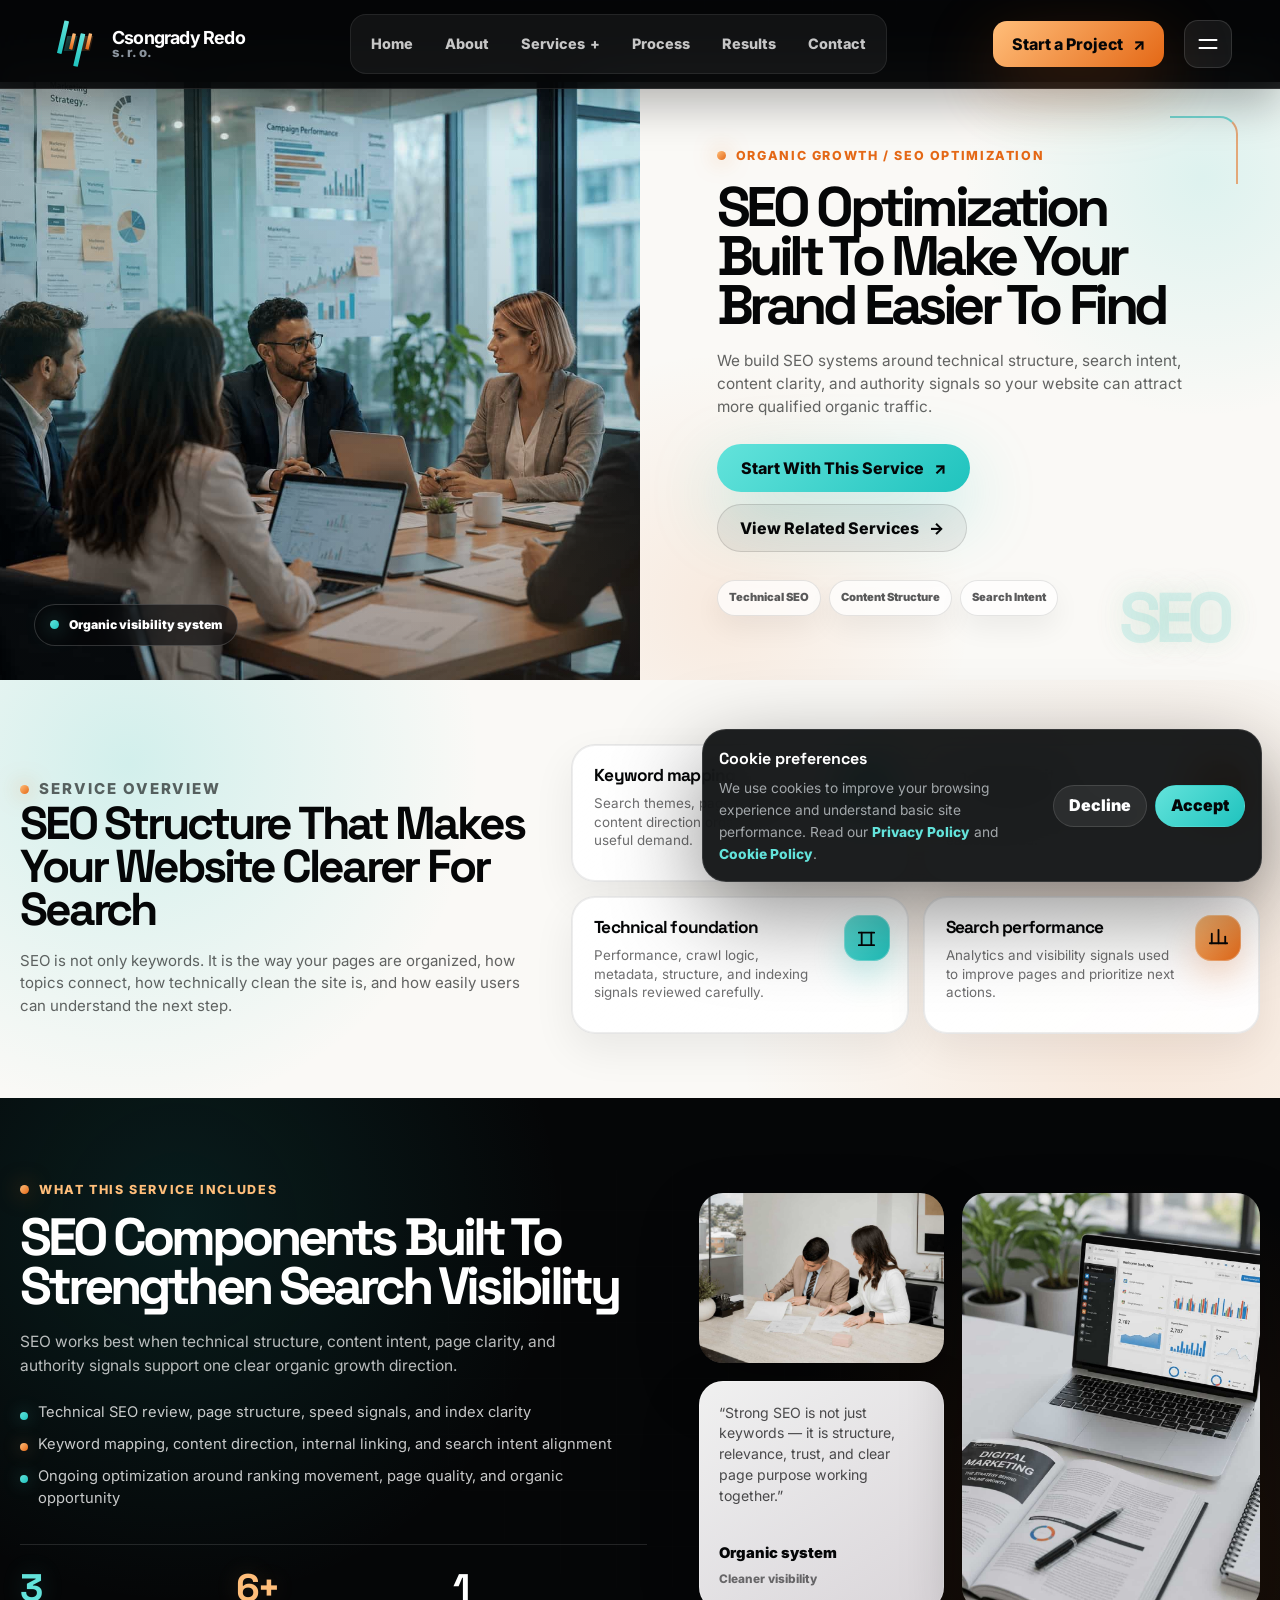
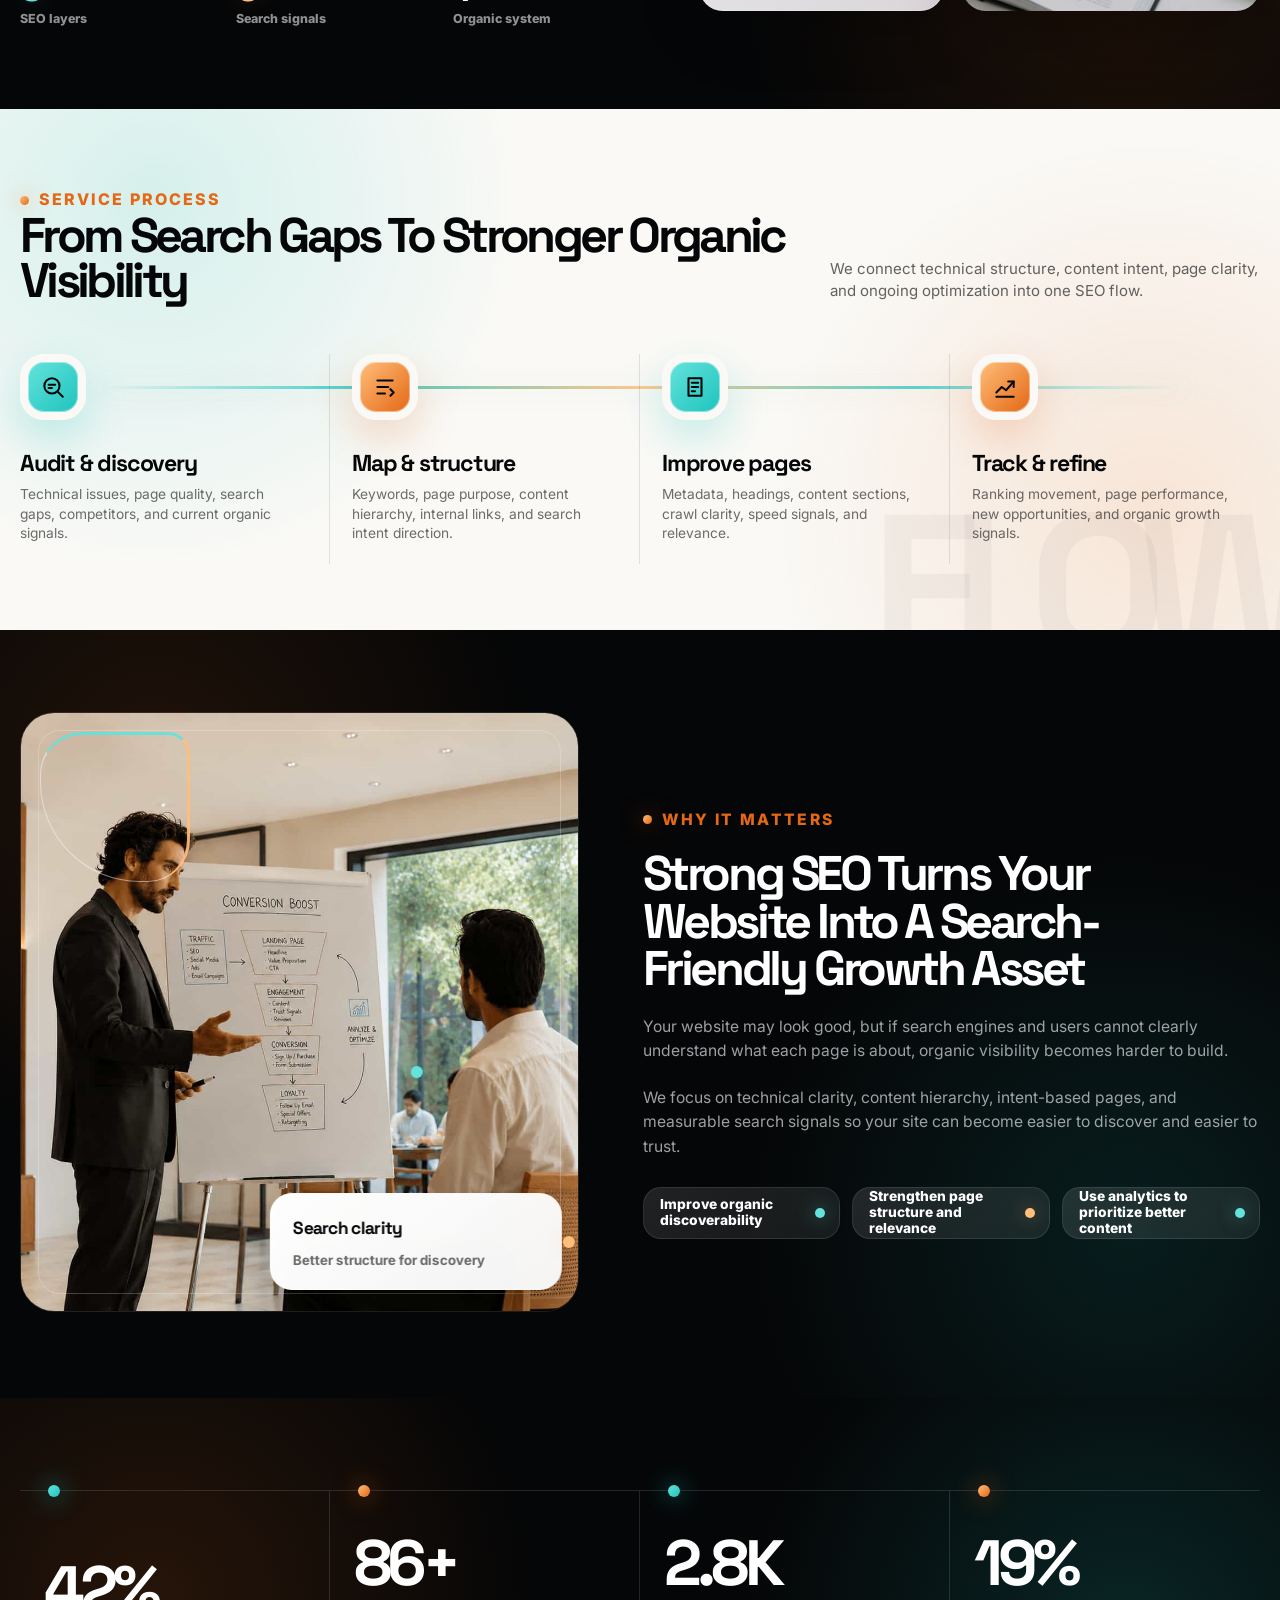
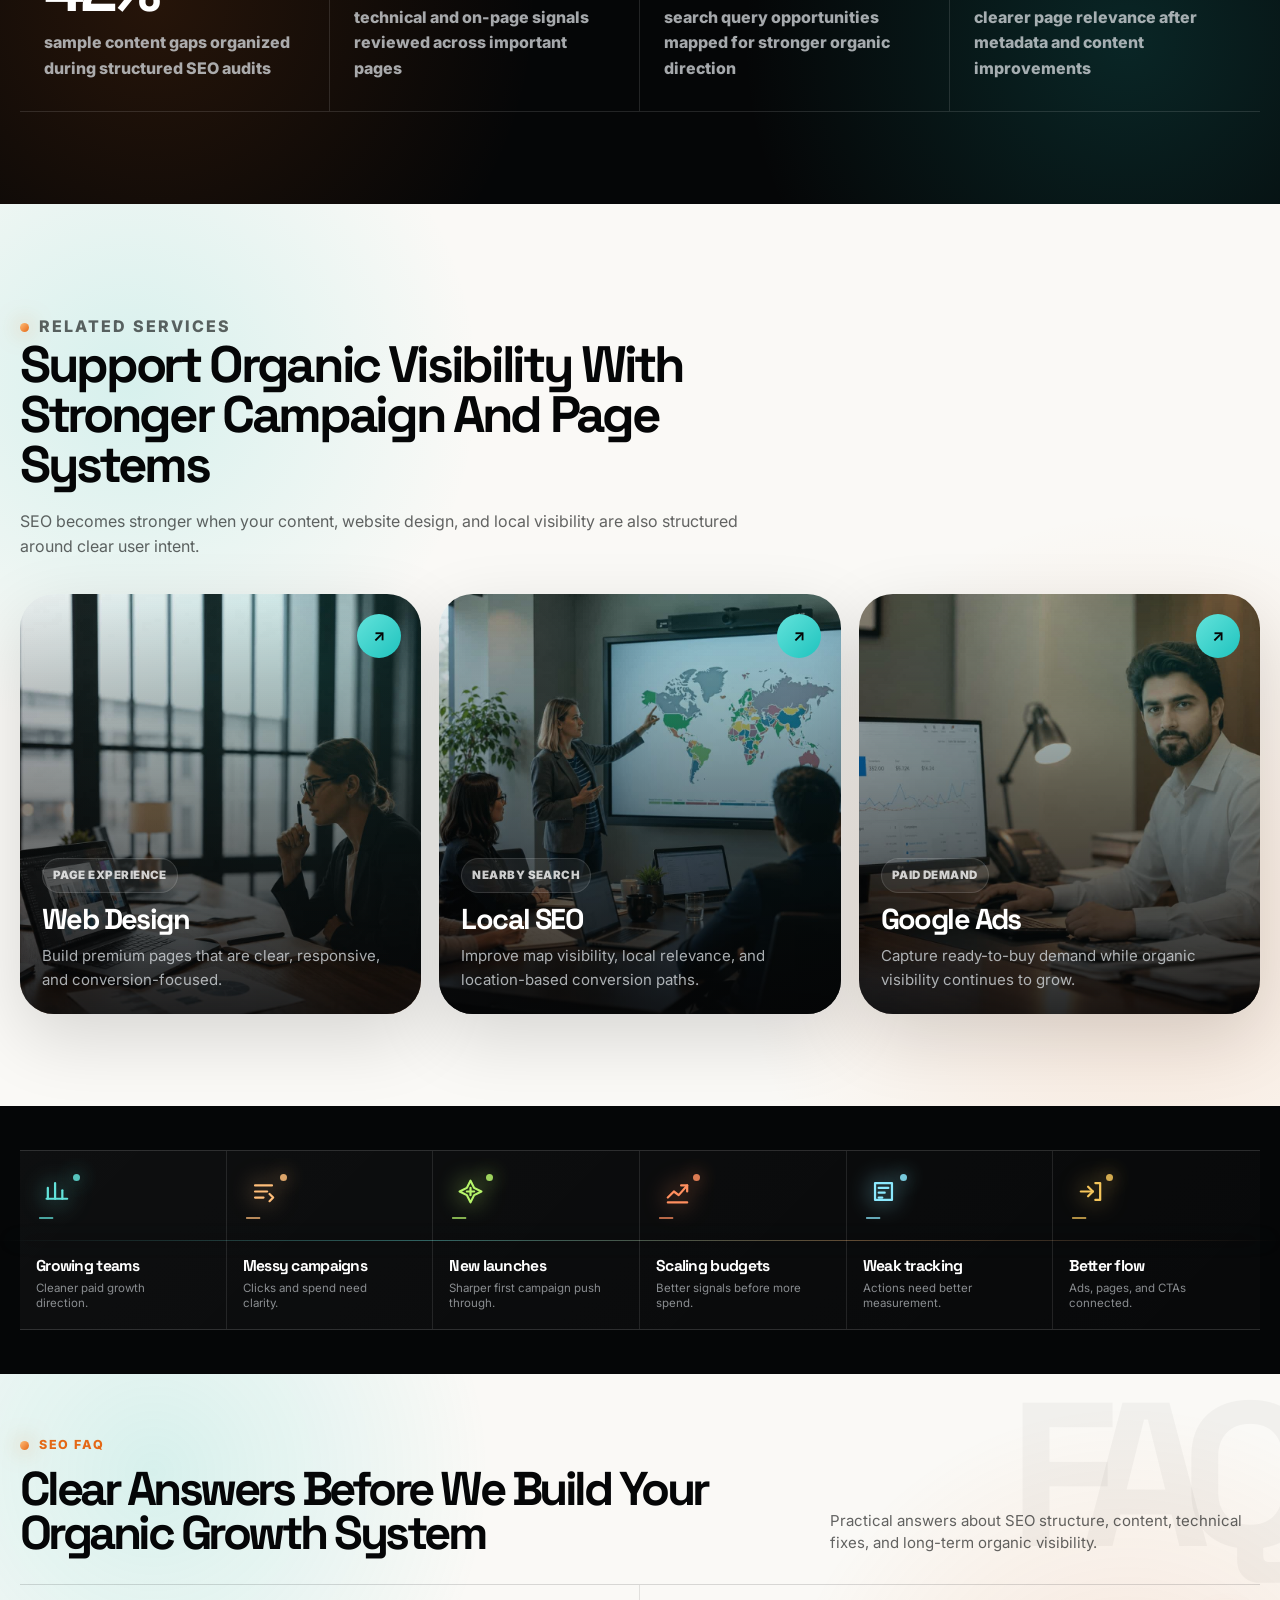
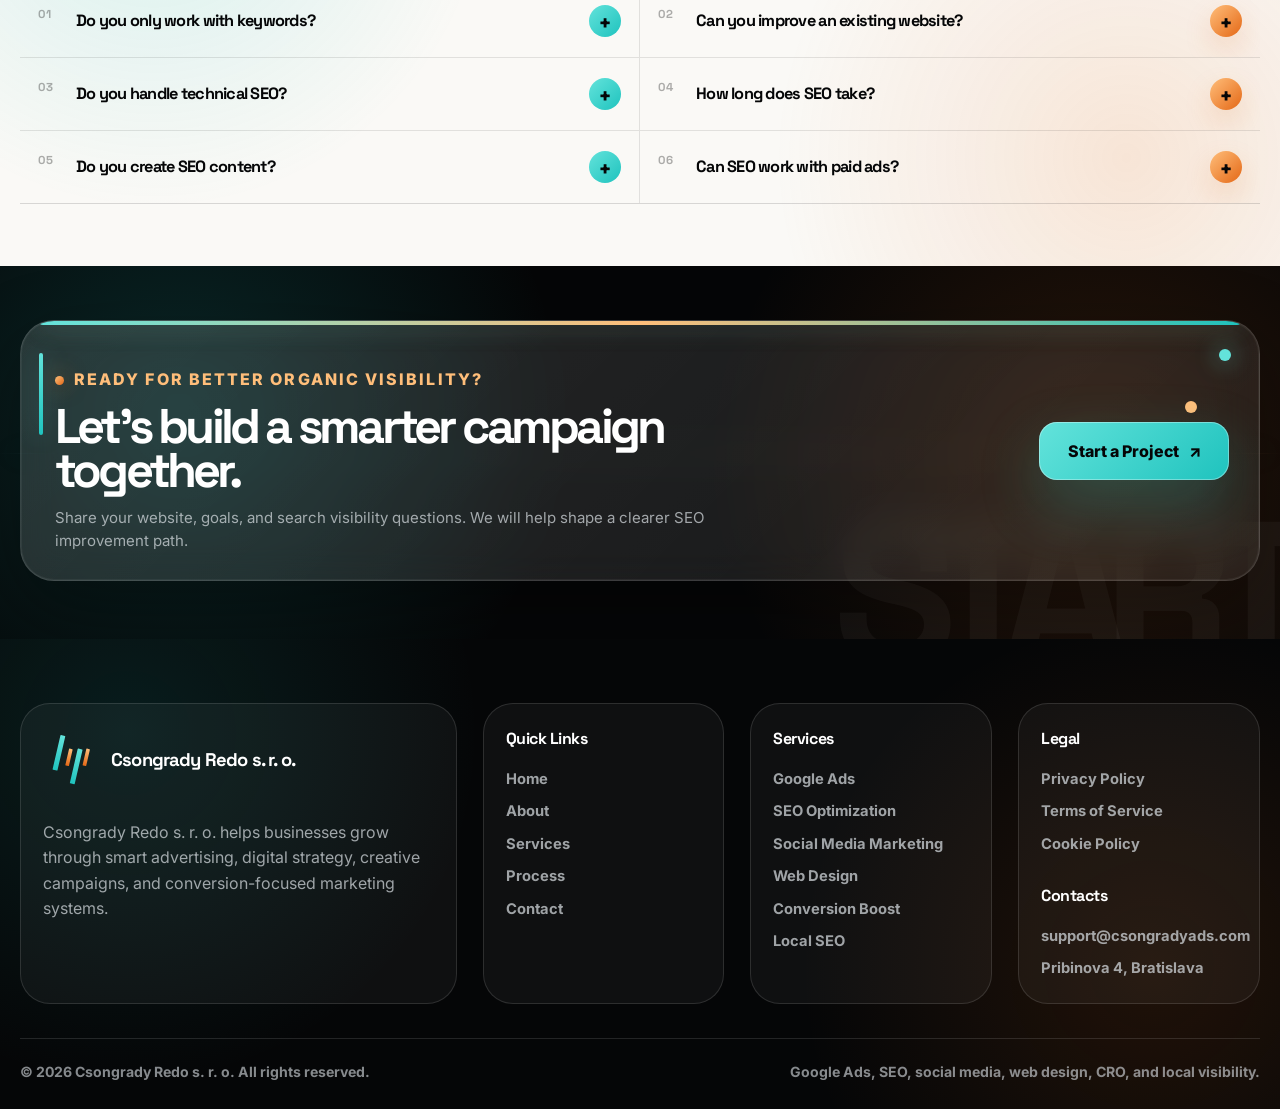
<file: seo-optimization.html>
<!DOCTYPE html>
<html lang="en">

<head>
    <meta charset="UTF-8" />
    <meta name="viewport" content="width=device-width, initial-scale=1.0" />

    <title>SEO Optimization | Csongrady Redo s. r. o.</title>

    <meta name="description"
        content="SEO optimization service by Csongrady Redo s. r. o. Technical SEO, on-page SEO, content structure, keyword mapping, analytics, and organic visibility strategy." />

    <link rel="icon" href="assets/icons/favicon.svg" type="image/svg+xml" />

    <link rel="preconnect" href="https://fonts.googleapis.com" />
    <link rel="preconnect" href="https://fonts.gstatic.com" crossorigin />
    <link
        href="https://fonts.googleapis.com/css2?family=Inter:wght@400;500;600;700;800&family=Space+Grotesk:wght@600;700&display=swap"
        rel="stylesheet" />

    <link rel="stylesheet" href="assets/css/services.css" />
    <script src="assets/js/services.js" defer></script>
</head>

<body data-service-page="seo-optimization">
    <a class="service-skip-link" href="#main-content">Skip to content</a>

    <header class="service-header" data-header>
        <div class="service-header__inner">
            <a class="service-logo" href="index.html" aria-label="Csongrady Redo home">
                <span class="service-logo__mark" aria-hidden="true">
                    <svg viewBox="0 0 260 260" fill="none" xmlns="http://www.w3.org/2000/svg">
                        <defs>
                            <linearGradient id="logoMintSeo" x1="0" y1="0" x2="0" y2="1">
                                <stop offset="0%" stop-color="#63E3DB" />
                                <stop offset="100%" stop-color="#1FC3BE" />
                            </linearGradient>
                            <linearGradient id="logoOrangeSeo" x1="0" y1="0" x2="0" y2="1">
                                <stop offset="0%" stop-color="#FFBE7A" />
                                <stop offset="100%" stop-color="#E46816" />
                            </linearGradient>
                            <linearGradient id="logoGlassMintSeo" x1="0" y1="0" x2="1" y2="1">
                                <stop offset="0%" stop-color="#63E3DB" stop-opacity="0.34" />
                                <stop offset="100%" stop-color="#1FC3BE" stop-opacity="0.12" />
                            </linearGradient>
                            <linearGradient id="logoGlassOrangeSeo" x1="0" y1="0" x2="1" y2="1">
                                <stop offset="0%" stop-color="#FFBE7A" stop-opacity="0.34" />
                                <stop offset="100%" stop-color="#E46816" stop-opacity="0.12" />
                            </linearGradient>
                        </defs>

                        <path d="M78 97H120L106 158H64L78 97Z" fill="url(#logoGlassMintSeo)" />
                        <path d="M142 97H184L170 158H128L142 97Z" fill="url(#logoGlassOrangeSeo)" />
                        <rect x="67" y="34" width="19" height="136" rx="2" fill="url(#logoMintSeo)"
                            transform="rotate(13 67 34)" />
                        <rect x="100" y="86" width="14" height="66" rx="2" fill="url(#logoOrangeSeo)"
                            transform="rotate(13 100 86)" />
                        <rect x="133" y="86" width="19" height="136" rx="2" fill="url(#logoMintSeo)"
                            transform="rotate(13 133 86)" />
                        <rect x="166" y="86" width="14" height="66" rx="2" fill="url(#logoOrangeSeo)"
                            transform="rotate(13 166 86)" />
                    </svg>
                </span>

                <span class="service-logo__text">
                    <strong>Csongrady Redo</strong>
                    <small>s. r. o.</small>
                </span>
            </a>

            <nav class="service-nav" aria-label="Main navigation">
                <a href="index.html">Home</a>
                <a href="index.html#about">About</a>

                <div class="service-nav__dropdown" data-dropdown>
                    <a href="index.html#services" class="service-nav__dropdown-link" aria-label="View services">
                        Services
                        <span aria-hidden="true">+</span>
                    </a>

                    <div class="service-nav__dropdown-menu" aria-label="Services submenu">
                        <a href="google-ads.html" data-service-link="google-ads">Google Ads</a>
                        <a href="seo-optimization.html" data-service-link="seo-optimization">SEO Optimization</a>
                        <a href="social-media-marketing.html" data-service-link="social-media-marketing">Social Media
                            Marketing</a>
                        <a href="web-design.html" data-service-link="web-design">Web Design</a>
                        <a href="conversion-boost.html" data-service-link="conversion-boost">Conversion Boost</a>
                        <a href="local-seo.html" data-service-link="local-seo">Local SEO</a>
                    </div>
                </div>

                <a href="index.html#process">Process</a>
                <a href="index.html#results">Results</a>
                <a href="index.html#contact">Contact</a>
            </nav>

            <a class="service-header__cta" href="index.html#contact">
                Start a Project
                <span aria-hidden="true">↗</span>
            </a>

            <button class="service-burger" type="button" data-menu-open aria-label="Open mobile menu">
                <span></span>
                <span></span>
            </button>
        </div>
    </header>

    <div class="service-mobile-menu" data-mobile-menu aria-hidden="true">
        <div class="service-mobile-menu__panel">
            <div class="service-mobile-menu__top">
                <a class="service-mobile-logo" href="index.html" aria-label="Csongrady Redo home">
                    <span class="service-mobile-logo__mark" aria-hidden="true">
                        <svg viewBox="0 0 260 260" fill="none" xmlns="http://www.w3.org/2000/svg">
                            <defs>
                                <linearGradient id="mobileLogoMintSeo" x1="0" y1="0" x2="0" y2="1">
                                    <stop offset="0%" stop-color="#63E3DB" />
                                    <stop offset="100%" stop-color="#1FC3BE" />
                                </linearGradient>
                                <linearGradient id="mobileLogoOrangeSeo" x1="0" y1="0" x2="0" y2="1">
                                    <stop offset="0%" stop-color="#FFBE7A" />
                                    <stop offset="100%" stop-color="#E46816" />
                                </linearGradient>
                            </defs>
                            <rect x="67" y="34" width="19" height="136" rx="2" fill="url(#mobileLogoMintSeo)"
                                transform="rotate(13 67 34)" />
                            <rect x="100" y="86" width="14" height="66" rx="2" fill="url(#mobileLogoOrangeSeo)"
                                transform="rotate(13 100 86)" />
                            <rect x="133" y="86" width="19" height="136" rx="2" fill="url(#mobileLogoMintSeo)"
                                transform="rotate(13 133 86)" />
                            <rect x="166" y="86" width="14" height="66" rx="2" fill="url(#mobileLogoOrangeSeo)"
                                transform="rotate(13 166 86)" />
                        </svg>
                    </span>
                    <span>Csongrady Redo</span>
                </a>

                <button class="service-mobile-menu__close" type="button" data-menu-close aria-label="Close mobile menu">
                    <span></span>
                    <span></span>
                </button>
            </div>

            <div class="service-mobile-menu__grid">
                <nav class="service-mobile-menu__links" aria-label="Mobile navigation">
                    <a href="index.html">Home</a>
                    <a href="index.html#about">About</a>
                    <a href="index.html#services">Services</a>
                    <a href="index.html#process">Process</a>
                    <a href="index.html#results">Results</a>
                    <a href="index.html#contact">Contact</a>
                </nav>

                <div class="service-mobile-menu__services">
                    <p>Services</p>
                    <a href="google-ads.html" data-service-link="google-ads">Google Ads</a>
                    <a href="seo-optimization.html" data-service-link="seo-optimization">SEO Optimization</a>
                    <a href="social-media-marketing.html" data-service-link="social-media-marketing">Social Media
                        Marketing</a>
                    <a href="web-design.html" data-service-link="web-design">Web Design</a>
                    <a href="conversion-boost.html" data-service-link="conversion-boost">Conversion Boost</a>
                    <a href="local-seo.html" data-service-link="local-seo">Local SEO</a>
                </div>

                <div class="service-mobile-menu__contact">
                    <p>Contact</p>
                    <a href="mailto:support@csongradyads.com">support@csongradyads.com</a>
                    <a href="tel:+421900000000">+421 900 000 000</a>
                    <a href="https://www.google.com/maps/search/?api=1&query=Pribinova%204%2C%20Bratislava%2C%20811%2009%2C%20Slovak%20Republic"
                        target="_blank" rel="noopener noreferrer">
                        Pribinova 4, Bratislava
                    </a>
                </div>
            </div>

            <a class="service-mobile-menu__cta" href="index.html#contact">
                Start a Project
                <span aria-hidden="true">↗</span>
            </a>
        </div>
    </div>

    <main id="main-content">
    <section class="service-hero" aria-labelledby="service-hero-title">
        <div class="service-container">
            <div class="service-hero__panel">
                <div class="service-hero__media">
                    <img class="service-hero__image" src="assets/images/services/seo-hero.jpg"
                        alt="SEO strategy workspace with search optimization planning" />
    
                    <div class="service-hero__media-pill">
                        <span></span>
                        Organic visibility system
                    </div>
                </div>
    
                <div class="service-hero__content">
                    <p class="service-badge">
                        <span></span>
                        Organic Growth / SEO Optimization
                    </p>
    
                    <h1 id="service-hero-title">
                        SEO Optimization Built To Make Your Brand Easier To Find
                    </h1>
    
                    <p class="service-hero__text">
                        We build SEO systems around technical structure, search intent, content clarity,
                        and authority signals so your website can attract more qualified organic traffic.
                    </p>
    
                    <div class="service-hero__actions">
                        <a class="service-btn service-btn--mint" href="index.html#contact">
                            Start With This Service
                            <span aria-hidden="true">↗</span>
                        </a>
    
                        <a class="service-btn service-btn--ghost" href="#related-services">
                            View Related Services
                            <span aria-hidden="true">→</span>
                        </a>
                    </div>
    
                    <div class="service-hero__tags">
                        <span>Technical SEO</span>
                        <span>Content Structure</span>
                        <span>Search Intent</span>
                    </div>
    
                    <div class="service-hero__big-word" aria-hidden="true">SEO</div>
                </div>
            </div>
        </div>
    </section>

        <section class="service-intro" aria-labelledby="service-intro-title">
            <div class="service-container service-intro__grid">
                <div class="service-section-heading">
                    <p class="service-kicker">Service overview</p>
                    <h2 id="service-intro-title">
                        SEO Structure That Makes Your Website Clearer For Search
                    </h2>
                    <p>
                        SEO is not only keywords. It is the way your pages are organized, how topics connect,
                        how technically clean the site is, and how easily users can understand the next step.
                    </p>
                </div>

                <div class="service-intro__items">
                    <article class="service-intro-card">
                        <span class="service-line-icon" aria-hidden="true">
                            <svg viewBox="0 0 24 24">
                                <circle cx="11" cy="11" r="7" />
                                <path d="M16.5 16.5L21 21" />
                            </svg>
                        </span>
                        <h3>Keyword mapping</h3>
                        <p>Search themes, page intent, and content direction organized around useful demand.</p>
                    </article>

                    <article class="service-intro-card">
                        <span class="service-line-icon service-line-icon--orange" aria-hidden="true">
                            <svg viewBox="0 0 24 24">
                                <path d="M4 5H20V19H4V5Z" />
                                <path d="M8 9H16" />
                                <path d="M8 13H13" />
                            </svg>
                        </span>
                        <h3>On-page clarity</h3>
                        <p>Titles, headings, sections, internal links, and page messaging made easier to read.</p>
                    </article>

                    <article class="service-intro-card">
                        <span class="service-line-icon" aria-hidden="true">
                            <svg viewBox="0 0 24 24">
                                <path d="M4 7H20" />
                                <path d="M7 7V20" />
                                <path d="M17 7V20" />
                                <path d="M4 20H20" />
                            </svg>
                        </span>
                        <h3>Technical foundation</h3>
                        <p>Performance, crawl logic, metadata, structure, and indexing signals reviewed carefully.</p>
                    </article>

                    <article class="service-intro-card">
                        <span class="service-line-icon service-line-icon--orange" aria-hidden="true">
                            <svg viewBox="0 0 24 24">
                                <path d="M5 18V8" />
                                <path d="M12 18V4" />
                                <path d="M19 18V11" />
                                <path d="M3 18H21" />
                            </svg>
                        </span>
                        <h3>Search performance</h3>
                        <p>Analytics and visibility signals used to improve pages and prioritize next actions.</p>
                    </article>
                </div>
            </div>
        </section>

<section class="service-includes service-includes--editorial" aria-labelledby="service-includes-title">
    <div class="service-container">
        <div class="service-includes-editorial__grid">
            <div class="service-includes-editorial__content">
                <p class="service-kicker">What this service includes</p>

                <h2 id="service-includes-title">
                    SEO Components Built To Strengthen Search Visibility
                </h2>

                <p class="service-includes-editorial__lead">
                    SEO works best when technical structure, content intent, page clarity, and authority signals
                    support one clear organic growth direction.
                </p>

                <ul class="service-includes-editorial__list">
                    <li>Technical SEO review, page structure, speed signals, and index clarity</li>
                    <li>Keyword mapping, content direction, internal linking, and search intent alignment</li>
                    <li>Ongoing optimization around ranking movement, page quality, and organic opportunity</li>
                </ul>

                <div class="service-includes-editorial__stats">
                    <article>
                        <strong>3</strong>
                        <span>SEO layers</span>
                    </article>

                    <article>
                        <strong>6+</strong>
                        <span>Search signals</span>
                    </article>

                    <article>
                        <strong>1</strong>
                        <span>Organic system</span>
                    </article>
                </div>
            </div>

            <div class="service-includes-editorial__visual">
                <div class="service-includes-editorial__visual-grid">
                    <div class="service-includes-editorial__photo service-includes-editorial__photo--small">
                        <img src="assets/images/services/includes-small.jpg" alt="Marketing planning discussion" />
                    </div>

                    <article class="service-includes-editorial__quote">
                        <p>
                            “Strong SEO is not just keywords — it is structure, relevance,
                            trust, and clear page purpose working together.”
                        </p>

                        <div>
                            <strong>Organic system</strong>
                            <span>Cleaner visibility</span>
                        </div>
                    </article>

                    <div class="service-includes-editorial__photo service-includes-editorial__photo--large">
                        <img src="assets/images/services/includes-large.jpg"
                            alt="Digital marketing team reviewing campaign data" />
                    </div>
                </div>
            </div>
        </div>
    </div>
</section>

    <section class="service-process service-process--signal-flow" aria-labelledby="service-process-title">
        <div class="service-container">
            <div class="service-process-flow__top">
                <div class="service-section-heading">
                    <p class="service-kicker">Service process</p>
                    <h2 id="service-process-title">From Search Gaps To Stronger Organic Visibility</h2>
                </div>
    
                <p>
                    We connect technical structure, content intent, page clarity, and ongoing optimization into one SEO
                    flow.
                </p>
            </div>
    
            <div class="service-process__timeline service-process-flow__timeline">
                <article class="service-process-step">
                    <span class="service-process-step__icon service-process-step__icon--mint" aria-hidden="true">
                        <svg viewBox="0 0 24 24">
                            <path d="M11 18a7 7 0 1 0 0-14a7 7 0 0 0 0 14Z" />
                            <path d="M16.5 16.5L21 21" />
                            <path d="M8 10h6" />
                            <path d="M8 13h3" />
                        </svg>
                    </span>
    
                    <div>
                        <h3>Audit & discovery</h3>
                        <p>Technical issues, page quality, search gaps, competitors, and current organic signals.</p>
                    </div>
                </article>
    
                <article class="service-process-step">
                    <span class="service-process-step__icon service-process-step__icon--orange" aria-hidden="true">
                        <svg viewBox="0 0 24 24">
                            <path d="M5 6h14" />
                            <path d="M5 12h10" />
                            <path d="M5 18h7" />
                            <path d="M17 14l3 3l-3 3" />
                        </svg>
                    </span>
    
                    <div>
                        <h3>Map & structure</h3>
                        <p>Keywords, page purpose, content hierarchy, internal links, and search intent direction.</p>
                    </div>
                </article>
    
                <article class="service-process-step">
                    <span class="service-process-step__icon service-process-step__icon--mint" aria-hidden="true">
                        <svg viewBox="0 0 24 24">
                            <path d="M6 4h12v16H6Z" />
                            <path d="M9 8h6" />
                            <path d="M9 12h6" />
                            <path d="M9 16h3" />
                        </svg>
                    </span>
    
                    <div>
                        <h3>Improve pages</h3>
                        <p>Metadata, headings, content sections, crawl clarity, speed signals, and relevance.</p>
                    </div>
                </article>
    
                <article class="service-process-step">
                    <span class="service-process-step__icon service-process-step__icon--orange" aria-hidden="true">
                        <svg viewBox="0 0 24 24">
                            <path d="M4 17L9 12L13 15L20 7" />
                            <path d="M15 7h5v5" />
                            <path d="M4 21h16" />
                        </svg>
                    </span>
    
                    <div>
                        <h3>Track & refine</h3>
                        <p>Ranking movement, page performance, new opportunities, and organic growth signals.</p>
                    </div>
                </article>
            </div>
        </div>
    </section>

        <section class="service-matters" aria-labelledby="service-matters-title">
            <div class="service-container service-matters__grid">
                <div class="service-matters__image">
                    <img src="assets/images/services/conversion-boost-hero.jpg"
                        alt="SEO analytics dashboard showing search performance and organic visibility" />
                    <div class="service-matters__badge">
                        <strong>Search clarity</strong>
                        <span>Better structure for discovery</span>
                    </div>
                </div>

                <div class="service-matters__content">
                    <p class="service-kicker">Why it matters</p>
                    <h2 id="service-matters-title">Strong SEO Turns Your Website Into A Search-Friendly Growth Asset
                    </h2>

                    <p>
                        Your website may look good, but if search engines and users cannot clearly understand
                        what each page is about, organic visibility becomes harder to build.
                    </p>

                    <p>
                        We focus on technical clarity, content hierarchy, intent-based pages, and measurable search
                        signals
                        so your site can become easier to discover and easier to trust.
                    </p>

                    <div class="service-matters__points">
                        <span>Improve organic discoverability</span>
                        <span>Strengthen page structure and relevance</span>
                        <span>Use analytics to prioritize better content</span>
                    </div>
                </div>
            </div>
        </section>

        <section class="service-results" aria-labelledby="service-results-title">
            <div class="service-container">

                <div class="service-results__grid" data-service-counter-section>
                    <article class="service-result-card">
                        <span></span>
                        <strong data-service-counter data-target="42" data-suffix="%">0</strong>
                        <p>sample content gaps organized during structured SEO audits</p>
                    </article>

                    <article class="service-result-card">
                        <span></span>
                        <strong data-service-counter data-target="86" data-suffix="+">0</strong>
                        <p>technical and on-page signals reviewed across important pages</p>
                    </article>

                    <article class="service-result-card">
                        <span></span>
                        <strong data-service-counter data-target="2.8" data-suffix="K">0</strong>
                        <p>search query opportunities mapped for stronger organic direction</p>
                    </article>

                    <article class="service-result-card">
                        <span></span>
                        <strong data-service-counter data-target="19" data-suffix="%">0</strong>
                        <p>clearer page relevance after metadata and content improvements</p>
                    </article>
                </div>
            </div>
        </section>

        <section class="service-related" id="related-services" aria-labelledby="related-services-title">
            <div class="service-container">
                <div class="service-section-top">
                    <div class="service-section-heading">
                        <p class="service-kicker">Related services</p>
                        <h2 id="related-services-title">Support Organic Visibility With Stronger Campaign And Page
                            Systems</h2>
                        <p>
                            SEO becomes stronger when your content, website design, and local visibility
                            are also structured around clear user intent.
                        </p>
                    </div>
                </div>

                <div class="service-related__grid">
                    <a class="service-related-card" href="web-design.html">
                        <img src="assets/images/services/web-design-hero.jpg"
                            alt="Premium website design layout with conversion structure" />
                        <div>
                            <span>Page experience</span>
                            <h3>Web Design</h3>
                            <p>Build premium pages that are clear, responsive, and conversion-focused.</p>
                        </div>
                        <strong aria-hidden="true">↗</strong>
                    </a>

                    <a class="service-related-card" href="local-seo.html">
                        <img src="assets/images/services/local-seo-hero.jpg"
                            alt="Local SEO visibility and map presence dashboard" />
                        <div>
                            <span>Nearby search</span>
                            <h3>Local SEO</h3>
                            <p>Improve map visibility, local relevance, and location-based conversion paths.</p>
                        </div>
                        <strong aria-hidden="true">↗</strong>
                    </a>

                    <a class="service-related-card" href="google-ads.html">
                        <img src="assets/images/services/google-ads-hero.jpg"
                            alt="Google Ads dashboard and paid search campaign analytics" />
                        <div>
                            <span>Paid demand</span>
                            <h3>Google Ads</h3>
                            <p>Capture ready-to-buy demand while organic visibility continues to grow.</p>
                        </div>
                        <strong aria-hidden="true">↗</strong>
                    </a>
                </div>
            </div>
        </section>

                <section class="fit-strip" aria-label="Who this service fits best">
                    <div class="service-container">
                        <div class="fit-strip__rail">
                            <article class="fit-strip-item">
                                <span class="fit-strip-item__icon" aria-hidden="true">
                                    <svg viewBox="0 0 24 24">
                                        <path d="M4 18V9" />
                                        <path d="M10 18V5" />
                                        <path d="M16 18v-7" />
                                        <path d="M20 18H3" />
                                    </svg>
                                </span>
                                <h3>Growing teams</h3>
                                <p>Cleaner paid growth direction.</p>
                            </article>
                
                            <article class="fit-strip-item fit-strip-item--orange">
                                <span class="fit-strip-item__icon" aria-hidden="true">
                                    <svg viewBox="0 0 24 24">
                                        <path d="M5 7h14" />
                                        <path d="M5 12h10" />
                                        <path d="M5 17h7" />
                                        <path d="M17 14l3 3l-3 3" />
                                    </svg>
                                </span>
                                <h3>Messy campaigns</h3>
                                <p>Clicks and spend need clarity.</p>
                            </article>
                
                            <article class="fit-strip-item">
                                <span class="fit-strip-item__icon" aria-hidden="true">
                                    <svg viewBox="0 0 24 24">
                                        <path d="M12 3L15 9L21 12L15 15L12 21L9 15L3 12L9 9L12 3Z" />
                                        <path d="M12 9v6" />
                                        <path d="M9 12h6" />
                                    </svg>
                                </span>
                                <h3>New launches</h3>
                                <p>Sharper first campaign push through.</p>
                            </article>
                
                            <article class="fit-strip-item fit-strip-item--orange">
                                <span class="fit-strip-item__icon" aria-hidden="true">
                                    <svg viewBox="0 0 24 24">
                                        <path d="M4 17L9 12L13 15L20 7" />
                                        <path d="M15 7h5v5" />
                                        <path d="M4 21h16" />
                                    </svg>
                                </span>
                                <h3>Scaling budgets</h3>
                                <p>Better signals before more spend.</p>
                            </article>
                
                            <article class="fit-strip-item">
                                <span class="fit-strip-item__icon" aria-hidden="true">
                                    <svg viewBox="0 0 24 24">
                                        <path d="M5 5h14v14H5Z" />
                                        <path d="M8 9h8" />
                                        <path d="M8 13h5" />
                                        <path d="M8 17h3" />
                                    </svg>
                                </span>
                                <h3>Weak tracking</h3>
                                <p>Actions need better measurement.</p>
                            </article>
                
                            <article class="fit-strip-item fit-strip-item--orange">
                                <span class="fit-strip-item__icon" aria-hidden="true">
                                    <svg viewBox="0 0 24 24">
                                        <path d="M4 12h10" />
                                        <path d="M10 8l4 4l-4 4" />
                                        <path d="M16 5h4v14h-4" />
                                    </svg>
                                </span>
                                <h3>Better flow</h3>
                                <p>Ads, pages, and CTAs connected.</p>
                            </article>
                        </div>
                    </div>
                </section>

    <section class="service-faq service-faq--switchboard" aria-labelledby="service-faq-title">
        <div class="service-container">
            <div class="service-faq-switch__top">
                <div>
                    <p class="service-kicker">SEO FAQ</p>
                    <h2 id="service-faq-title">
                        Clear Answers Before We Build Your Organic Growth System
                    </h2>
                </div>
    
                <p>
                    Practical answers about SEO structure, content, technical fixes, and long-term organic visibility.
                </p>
            </div>
    
            <div class="service-faq__accordion service-faq-switch__board" data-service-faq>
                <article class="service-faq-item">
                    <button type="button" aria-expanded="true">
                        <span>Do you only work with keywords?</span>
                        <strong>+</strong>
                    </button>
                    <div class="service-faq-item__content">
                        <p>
                            No. Keywords are only one part of SEO. We also review technical structure,
                            page clarity, content intent, internal linking, and trust signals.
                        </p>
                    </div>
                </article>
    
                <article class="service-faq-item">
                    <button type="button" aria-expanded="false">
                        <span>Can you improve an existing website?</span>
                        <strong>+</strong>
                    </button>
                    <div class="service-faq-item__content">
                        <p>
                            Yes. We can audit existing pages, find weak points, improve content structure,
                            and make the website easier for search engines and users to understand.
                        </p>
                    </div>
                </article>
    
                <article class="service-faq-item">
                    <button type="button" aria-expanded="false">
                        <span>Do you handle technical SEO?</span>
                        <strong>+</strong>
                    </button>
                    <div class="service-faq-item__content">
                        <p>
                            Yes. We look at index clarity, page speed signals, headings, metadata,
                            internal links, crawl issues, and structural details that affect visibility.
                        </p>
                    </div>
                </article>
    
                <article class="service-faq-item">
                    <button type="button" aria-expanded="false">
                        <span>How long does SEO take?</span>
                        <strong>+</strong>
                    </button>
                    <div class="service-faq-item__content">
                        <p>
                            SEO usually needs time because organic growth depends on structure, content quality,
                            competition, search demand, and ongoing improvement.
                        </p>
                    </div>
                </article>
    
                <article class="service-faq-item">
                    <button type="button" aria-expanded="false">
                        <span>Do you create SEO content?</span>
                        <strong>+</strong>
                    </button>
                    <div class="service-faq-item__content">
                        <p>
                            Yes. We can shape page content, service descriptions, search-focused sections,
                            and content direction around clear intent and stronger relevance.
                        </p>
                    </div>
                </article>
    
                <article class="service-faq-item">
                    <button type="button" aria-expanded="false">
                        <span>Can SEO work with paid ads?</span>
                        <strong>+</strong>
                    </button>
                    <div class="service-faq-item__content">
                        <p>
                            Yes. SEO and paid ads can support each other by improving landing pages,
                            search visibility, traffic quality, and conversion paths.
                        </p>
                    </div>
                </article>
            </div>
        </div>
    </section>

        <section class="service-final-cta" aria-labelledby="service-final-title">
            <div class="service-container">
                <div class="service-final-cta__inner">
                    <div>
                        <p class="service-kicker">Ready for better organic visibility?</p>
                        <h2 id="service-final-title">Let’s build a smarter campaign together.</h2>
                        <p>
                            Share your website, goals, and search visibility questions.
                            We will help shape a clearer SEO improvement path.
                        </p>
                    </div>

                    <a class="service-btn service-btn--mint" href="index.html#contact">
                        Start a Project
                        <span aria-hidden="true">↗</span>
                    </a>
                </div>
            </div>
        </section>
    </main>

    <footer class="service-footer">
        <div class="service-container">
            <div class="service-footer__grid">
                <div class="service-footer__brand">
                    <a class="service-footer-logo" href="index.html" aria-label="Csongrady Redo home">
                        <span class="service-footer-logo__mark" aria-hidden="true">
                            <svg viewBox="0 0 260 260" fill="none" xmlns="http://www.w3.org/2000/svg">
                                <defs>
                                    <linearGradient id="footerLogoMintSeo" x1="0" y1="0" x2="0" y2="1">
                                        <stop offset="0%" stop-color="#63E3DB" />
                                        <stop offset="100%" stop-color="#1FC3BE" />
                                    </linearGradient>
                                    <linearGradient id="footerLogoOrangeSeo" x1="0" y1="0" x2="0" y2="1">
                                        <stop offset="0%" stop-color="#FFBE7A" />
                                        <stop offset="100%" stop-color="#E46816" />
                                    </linearGradient>
                                </defs>
                                <rect x="67" y="34" width="19" height="136" rx="2" fill="url(#footerLogoMintSeo)"
                                    transform="rotate(13 67 34)" />
                                <rect x="100" y="86" width="14" height="66" rx="2" fill="url(#footerLogoOrangeSeo)"
                                    transform="rotate(13 100 86)" />
                                <rect x="133" y="86" width="19" height="136" rx="2" fill="url(#footerLogoMintSeo)"
                                    transform="rotate(13 133 86)" />
                                <rect x="166" y="86" width="14" height="66" rx="2" fill="url(#footerLogoOrangeSeo)"
                                    transform="rotate(13 166 86)" />
                            </svg>
                        </span>
                        <span>Csongrady Redo s. r. o.</span>
                    </a>

                    <p>
                        Csongrady Redo s. r. o. helps businesses grow through smart advertising,
                        digital strategy, creative campaigns, and conversion-focused marketing systems.
                    </p>

                </div>

                <div class="service-footer__column">
                    <h2>Quick Links</h2>
                    <a href="index.html">Home</a>
                    <a href="index.html#about">About</a>
                    <a href="index.html#services">Services</a>
                    <a href="index.html#process">Process</a>
                    <a href="index.html#contact">Contact</a>
                </div>

                <div class="service-footer__column">
                    <h2>Services</h2>
                    <a href="google-ads.html">Google Ads</a>
                    <a href="seo-optimization.html">SEO Optimization</a>
                    <a href="social-media-marketing.html">Social Media Marketing</a>
                    <a href="web-design.html">Web Design</a>
                    <a href="conversion-boost.html">Conversion Boost</a>
                    <a href="local-seo.html">Local SEO</a>
                </div>

                <div class="service-footer__column">
                    <h2>Legal</h2>
                    <a href="privacy-policy.html">Privacy Policy</a>
                    <a href="terms-of-service.html">Terms of Service</a>
                    <a href="cookie-policy.html">Cookie Policy</a>

                    <h2 class="service-footer__contact-title">Contacts</h2>
                    <a href="mailto:support@csongradyads.com">support@csongradyads.com</a>
                    <a href="https://www.google.com/maps/search/?api=1&query=Pribinova%204%2C%20Bratislava%2C%20811%2009%2C%20Slovak%20Republic"
                        target="_blank" rel="noopener noreferrer">
                        Pribinova 4, Bratislava
                    </a>
                </div>
            </div>

            <div class="service-footer__bottom">
                <p>© 2026 Csongrady Redo s. r. o. All rights reserved.</p>
                <p>Google Ads, SEO, social media, web design, CRO, and local visibility.</p>
            </div>
        </div>
    </footer>

    <div class="service-cookie" data-cookie-banner>
        <div class="service-cookie__text">
            <strong>Cookie preferences</strong>
            <p>
                We use cookies to improve your browsing experience and understand basic site performance.
                Read our <a href="privacy-policy.html">Privacy Policy</a> and
                <a href="cookie-policy.html">Cookie Policy</a>.
            </p>
        </div>

        <div class="service-cookie__actions">
            <button type="button" data-cookie-decline>Decline</button>
            <button type="button" data-cookie-accept>Accept</button>
        </div>
    </div>
</body>

</html>
</file>
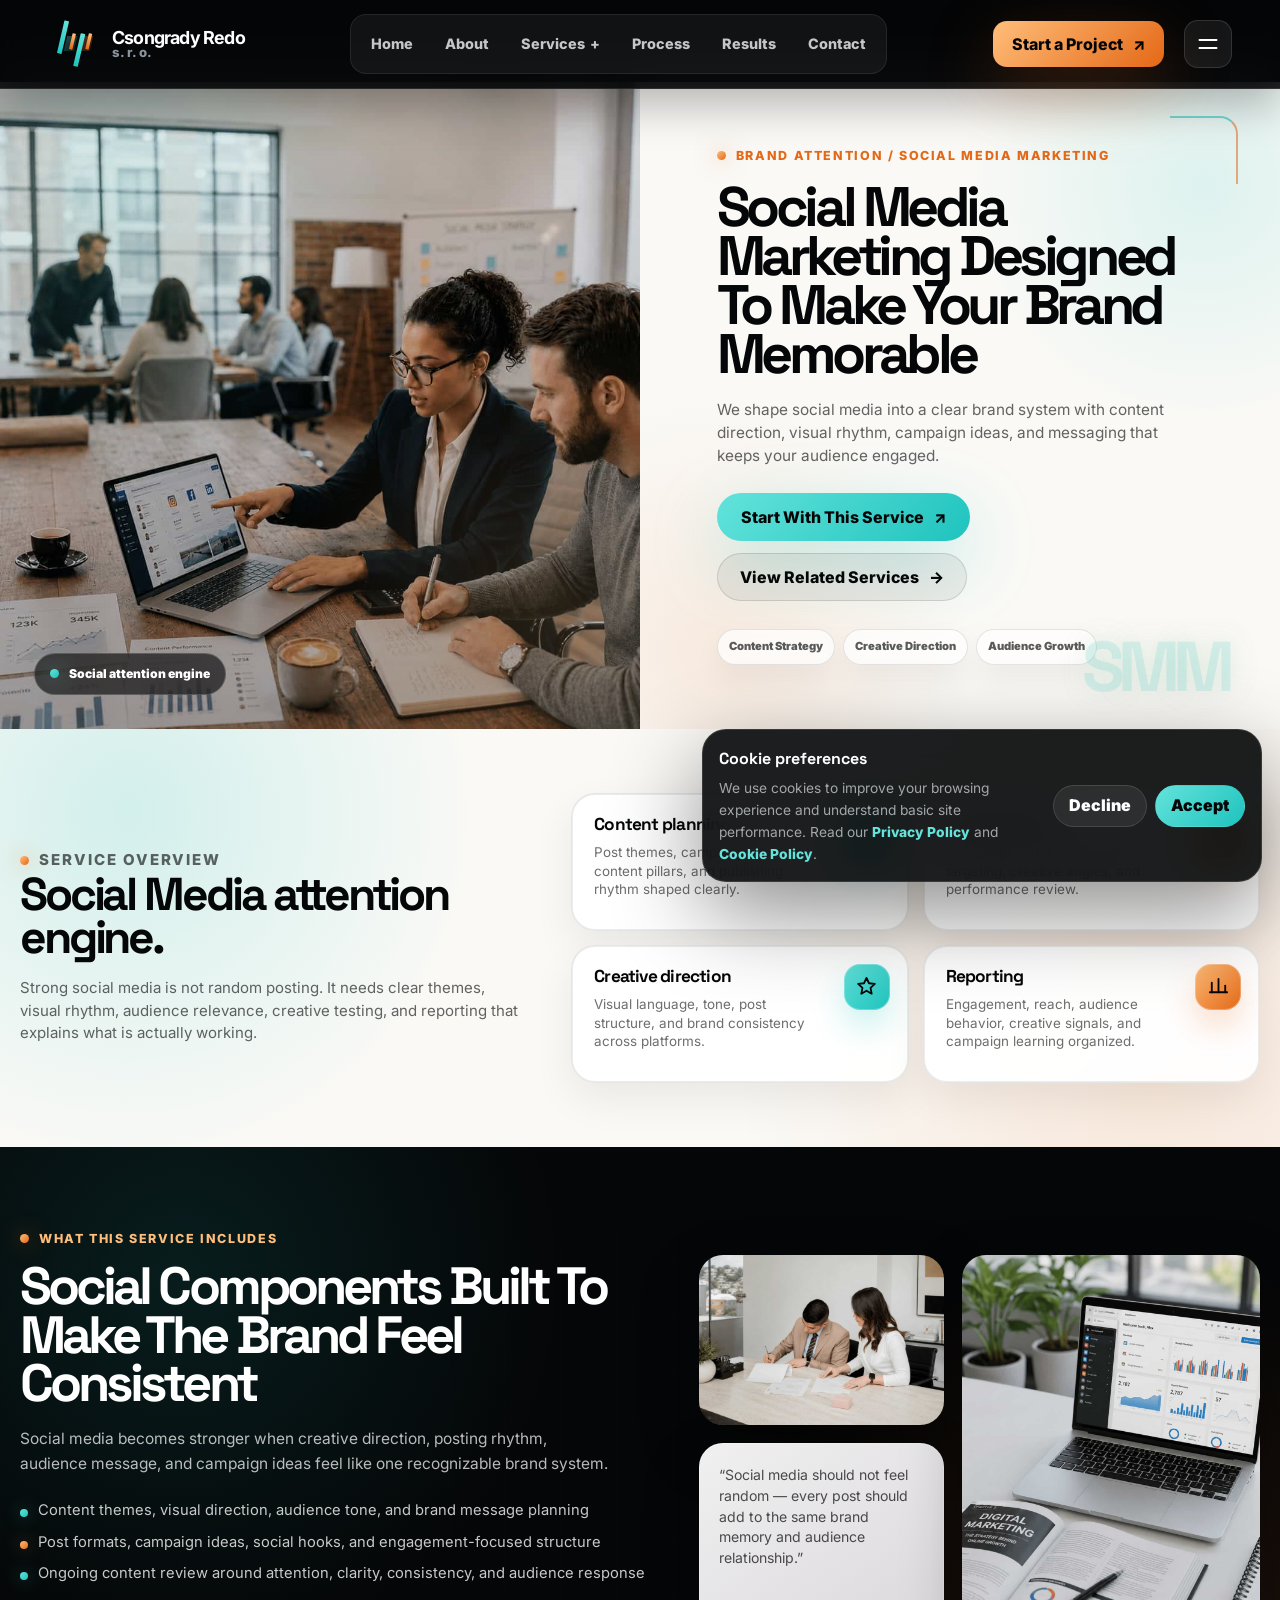
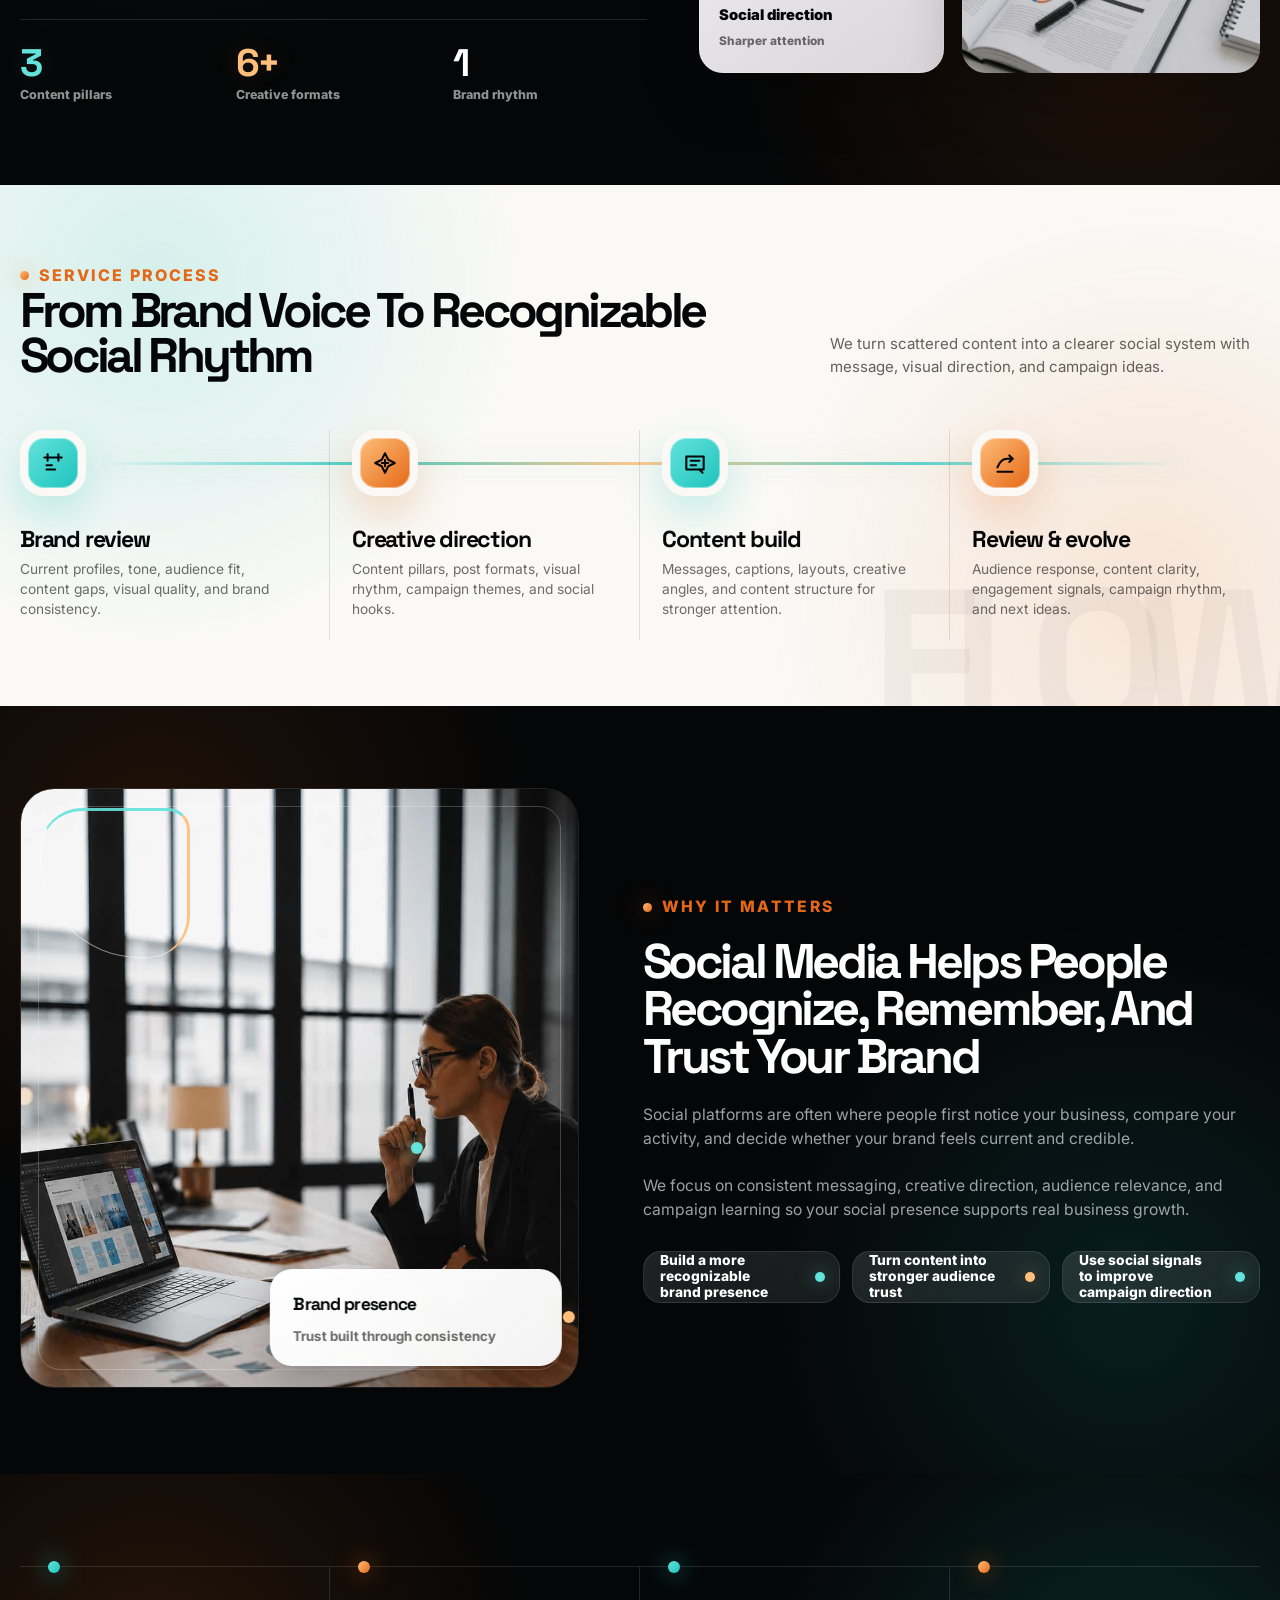
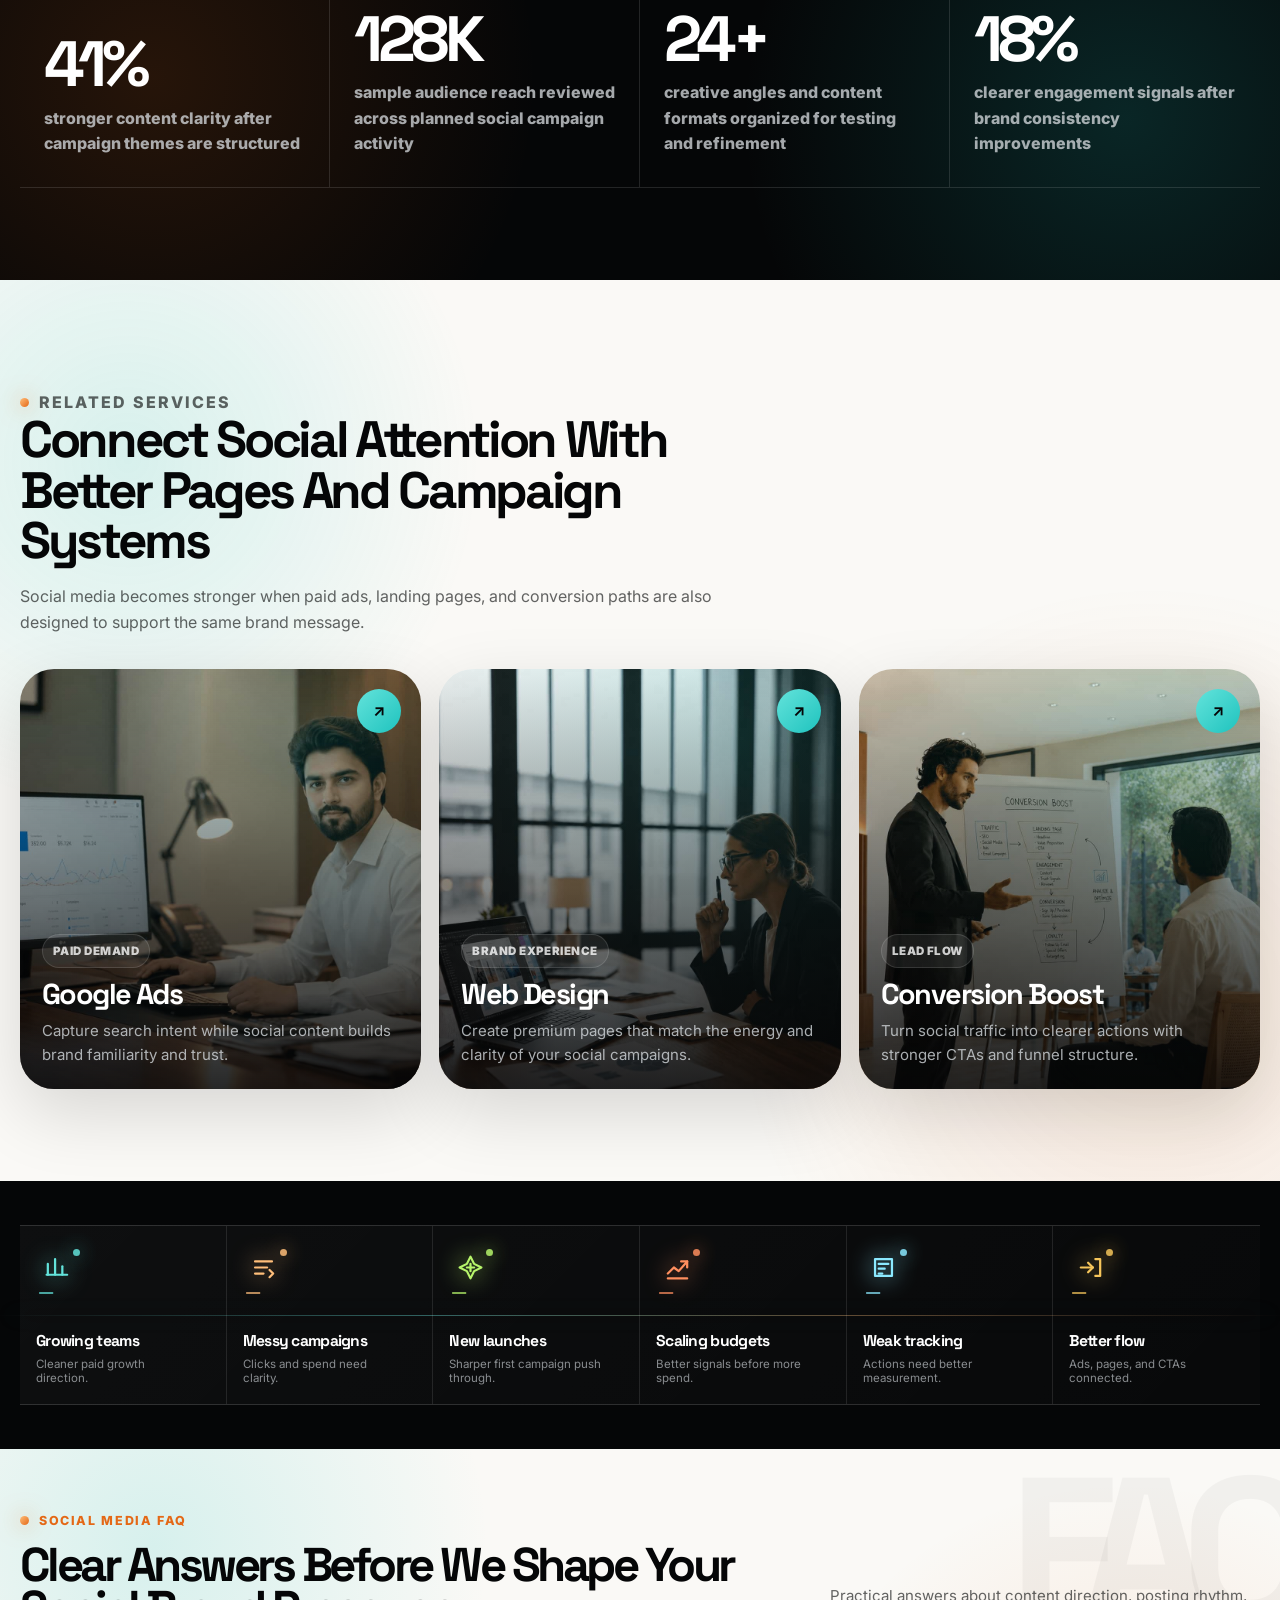
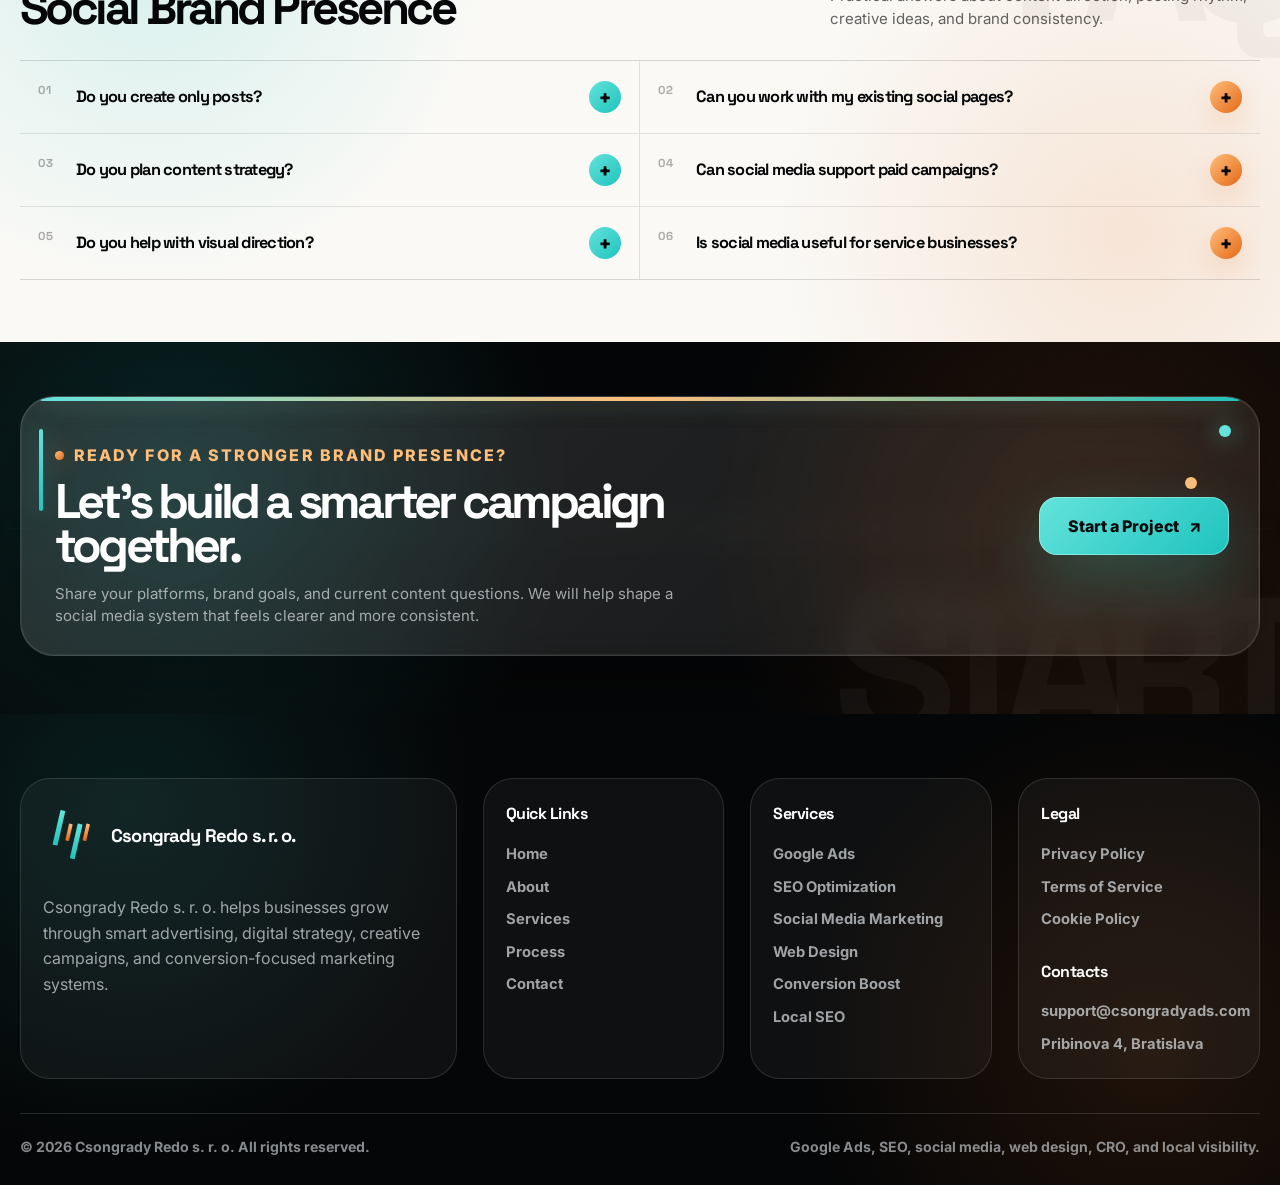
<file: social-media-marketing.html>
<!DOCTYPE html>
<html lang="en">

<head>
    <meta charset="UTF-8" />
    <meta name="viewport" content="width=device-width, initial-scale=1.0" />

    <title>Social Media Marketing | Csongrady Redo s. r. o.</title>

    <meta name="description"
        content="Social media marketing service by Csongrady Redo s. r. o. Content planning, paid social ads, creative direction, audience targeting, engagement, reporting, and brand consistency." />

    <link rel="icon" href="assets/icons/favicon.svg" type="image/svg+xml" />

    <link rel="preconnect" href="https://fonts.googleapis.com" />
    <link rel="preconnect" href="https://fonts.gstatic.com" crossorigin />
    <link
        href="https://fonts.googleapis.com/css2?family=Inter:wght@400;500;600;700;800&family=Space+Grotesk:wght@600;700&display=swap"
        rel="stylesheet" />

    <link rel="stylesheet" href="assets/css/services.css" />
    <script src="assets/js/services.js" defer></script>
</head>

<body data-service-page="social-media-marketing">
    <a class="service-skip-link" href="#main-content">Skip to content</a>

    <header class="service-header" data-header>
        <div class="service-header__inner">
            <a class="service-logo" href="index.html" aria-label="Csongrady Redo home">
                <span class="service-logo__mark" aria-hidden="true">
                    <svg viewBox="0 0 260 260" fill="none" xmlns="http://www.w3.org/2000/svg">
                        <defs>
                            <linearGradient id="logoMintSocial" x1="0" y1="0" x2="0" y2="1">
                                <stop offset="0%" stop-color="#63E3DB" />
                                <stop offset="100%" stop-color="#1FC3BE" />
                            </linearGradient>
                            <linearGradient id="logoOrangeSocial" x1="0" y1="0" x2="0" y2="1">
                                <stop offset="0%" stop-color="#FFBE7A" />
                                <stop offset="100%" stop-color="#E46816" />
                            </linearGradient>
                            <linearGradient id="logoGlassMintSocial" x1="0" y1="0" x2="1" y2="1">
                                <stop offset="0%" stop-color="#63E3DB" stop-opacity="0.34" />
                                <stop offset="100%" stop-color="#1FC3BE" stop-opacity="0.12" />
                            </linearGradient>
                            <linearGradient id="logoGlassOrangeSocial" x1="0" y1="0" x2="1" y2="1">
                                <stop offset="0%" stop-color="#FFBE7A" stop-opacity="0.34" />
                                <stop offset="100%" stop-color="#E46816" stop-opacity="0.12" />
                            </linearGradient>
                        </defs>

                        <path d="M78 97H120L106 158H64L78 97Z" fill="url(#logoGlassMintSocial)" />
                        <path d="M142 97H184L170 158H128L142 97Z" fill="url(#logoGlassOrangeSocial)" />
                        <rect x="67" y="34" width="19" height="136" rx="2" fill="url(#logoMintSocial)"
                            transform="rotate(13 67 34)" />
                        <rect x="100" y="86" width="14" height="66" rx="2" fill="url(#logoOrangeSocial)"
                            transform="rotate(13 100 86)" />
                        <rect x="133" y="86" width="19" height="136" rx="2" fill="url(#logoMintSocial)"
                            transform="rotate(13 133 86)" />
                        <rect x="166" y="86" width="14" height="66" rx="2" fill="url(#logoOrangeSocial)"
                            transform="rotate(13 166 86)" />
                    </svg>
                </span>

                <span class="service-logo__text">
                    <strong>Csongrady Redo</strong>
                    <small>s. r. o.</small>
                </span>
            </a>

            <nav class="service-nav" aria-label="Main navigation">
                <a href="index.html">Home</a>
                <a href="index.html#about">About</a>

                <div class="service-nav__dropdown" data-dropdown>
                    <a href="index.html#services" class="service-nav__dropdown-link" aria-label="View services">
                        Services
                        <span aria-hidden="true">+</span>
                    </a>

                    <div class="service-nav__dropdown-menu" aria-label="Services submenu">
                        <a href="google-ads.html" data-service-link="google-ads">Google Ads</a>
                        <a href="seo-optimization.html" data-service-link="seo-optimization">SEO Optimization</a>
                        <a href="social-media-marketing.html" data-service-link="social-media-marketing">Social Media
                            Marketing</a>
                        <a href="web-design.html" data-service-link="web-design">Web Design</a>
                        <a href="conversion-boost.html" data-service-link="conversion-boost">Conversion Boost</a>
                        <a href="local-seo.html" data-service-link="local-seo">Local SEO</a>
                    </div>
                </div>

                <a href="index.html#process">Process</a>
                <a href="index.html#results">Results</a>
                <a href="index.html#contact">Contact</a>
            </nav>

            <a class="service-header__cta" href="index.html#contact">
                Start a Project
                <span aria-hidden="true">↗</span>
            </a>

            <button class="service-burger" type="button" data-menu-open aria-label="Open mobile menu">
                <span></span>
                <span></span>
            </button>
        </div>
    </header>

    <div class="service-mobile-menu" data-mobile-menu aria-hidden="true">
        <div class="service-mobile-menu__panel">
            <div class="service-mobile-menu__top">
                <a class="service-mobile-logo" href="index.html" aria-label="Csongrady Redo home">
                    <span class="service-mobile-logo__mark" aria-hidden="true">
                        <svg viewBox="0 0 260 260" fill="none" xmlns="http://www.w3.org/2000/svg">
                            <defs>
                                <linearGradient id="mobileLogoMintSocial" x1="0" y1="0" x2="0" y2="1">
                                    <stop offset="0%" stop-color="#63E3DB" />
                                    <stop offset="100%" stop-color="#1FC3BE" />
                                </linearGradient>
                                <linearGradient id="mobileLogoOrangeSocial" x1="0" y1="0" x2="0" y2="1">
                                    <stop offset="0%" stop-color="#FFBE7A" />
                                    <stop offset="100%" stop-color="#E46816" />
                                </linearGradient>
                            </defs>
                            <rect x="67" y="34" width="19" height="136" rx="2" fill="url(#mobileLogoMintSocial)"
                                transform="rotate(13 67 34)" />
                            <rect x="100" y="86" width="14" height="66" rx="2" fill="url(#mobileLogoOrangeSocial)"
                                transform="rotate(13 100 86)" />
                            <rect x="133" y="86" width="19" height="136" rx="2" fill="url(#mobileLogoMintSocial)"
                                transform="rotate(13 133 86)" />
                            <rect x="166" y="86" width="14" height="66" rx="2" fill="url(#mobileLogoOrangeSocial)"
                                transform="rotate(13 166 86)" />
                        </svg>
                    </span>
                    <span>Csongrady Redo</span>
                </a>

                <button class="service-mobile-menu__close" type="button" data-menu-close aria-label="Close mobile menu">
                    <span></span>
                    <span></span>
                </button>
            </div>

            <div class="service-mobile-menu__grid">
                <nav class="service-mobile-menu__links" aria-label="Mobile navigation">
                    <a href="index.html">Home</a>
                    <a href="index.html#about">About</a>
                    <a href="index.html#services">Services</a>
                    <a href="index.html#process">Process</a>
                    <a href="index.html#results">Results</a>
                    <a href="index.html#contact">Contact</a>
                </nav>

                <div class="service-mobile-menu__services">
                    <p>Services</p>
                    <a href="google-ads.html" data-service-link="google-ads">Google Ads</a>
                    <a href="seo-optimization.html" data-service-link="seo-optimization">SEO Optimization</a>
                    <a href="social-media-marketing.html" data-service-link="social-media-marketing">Social Media
                        Marketing</a>
                    <a href="web-design.html" data-service-link="web-design">Web Design</a>
                    <a href="conversion-boost.html" data-service-link="conversion-boost">Conversion Boost</a>
                    <a href="local-seo.html" data-service-link="local-seo">Local SEO</a>
                </div>

                <div class="service-mobile-menu__contact">
                    <p>Contact</p>
                    <a href="mailto:support@csongradyads.com">support@csongradyads.com</a>
                    <a href="tel:+421900000000">+421 900 000 000</a>
                    <a href="https://www.google.com/maps/search/?api=1&query=Pribinova%204%2C%20Bratislava%2C%20811%2009%2C%20Slovak%20Republic"
                        target="_blank" rel="noopener noreferrer">
                        Pribinova 4, Bratislava
                    </a>
                </div>
            </div>

            <a class="service-mobile-menu__cta" href="index.html#contact">
                Start a Project
                <span aria-hidden="true">↗</span>
            </a>
        </div>
    </div>

    <main id="main-content">
<section class="service-hero" aria-labelledby="service-hero-title">
    <div class="service-container">
        <div class="service-hero__panel">
            <div class="service-hero__media">
                <img class="service-hero__image" src="assets/images/services/social-media-hero.jpg"
                    alt="Social media marketing creative planning and brand content strategy" />

                <div class="service-hero__media-pill">
                    <span></span>
                    Social attention engine
                </div>
            </div>

            <div class="service-hero__content">
                <p class="service-badge">
                    <span></span>
                    Brand Attention / Social Media Marketing
                </p>

                <h1 id="service-hero-title">
                    Social Media Marketing Designed To Make Your Brand Memorable
                </h1>

                <p class="service-hero__text">
                    We shape social media into a clear brand system with content direction,
                    visual rhythm, campaign ideas, and messaging that keeps your audience engaged.
                </p>

                <div class="service-hero__actions">
                    <a class="service-btn service-btn--mint" href="index.html#contact">
                        Start With This Service
                        <span aria-hidden="true">↗</span>
                    </a>

                    <a class="service-btn service-btn--ghost" href="#related-services">
                        View Related Services
                        <span aria-hidden="true">→</span>
                    </a>
                </div>

                <div class="service-hero__tags">
                    <span>Content Strategy</span>
                    <span>Creative Direction</span>
                    <span>Audience Growth</span>
                </div>

                <div class="service-hero__big-word" aria-hidden="true">SMM</div>
            </div>
        </div>
    </div>
</section>

        <section class="service-intro" aria-labelledby="service-intro-title">
            <div class="service-container service-intro__grid">
                <div class="service-section-heading">
                    <p class="service-kicker">Service overview</p>
                    <h2 id="service-intro-title">
                        Social Media attention engine.
                    </h2>
                    <p>
                        Strong social media is not random posting. It needs clear themes, visual rhythm,
                        audience relevance, creative testing, and reporting that explains what is actually working.
                    </p>
                </div>

                <div class="service-intro__items">
                    <article class="service-intro-card">
                        <span class="service-line-icon" aria-hidden="true">
                            <svg viewBox="0 0 24 24">
                                <path d="M4 6H20" />
                                <path d="M4 12H16" />
                                <path d="M4 18H12" />
                            </svg>
                        </span>
                        <h3>Content planning</h3>
                        <p>Post themes, campaign ideas, content pillars, and publishing rhythm shaped clearly.</p>
                    </article>

                    <article class="service-intro-card">
                        <span class="service-line-icon service-line-icon--orange" aria-hidden="true">
                            <svg viewBox="0 0 24 24">
                                <path d="M4 14L10 8L14 12L20 6" />
                                <path d="M20 6V12" />
                                <path d="M20 6H14" />
                            </svg>
                        </span>
                        <h3>Paid social ads</h3>
                        <p>Campaign structure, audience targeting, creative angles, and performance review.</p>
                    </article>

                    <article class="service-intro-card">
                        <span class="service-line-icon" aria-hidden="true">
                            <svg viewBox="0 0 24 24">
                                <path
                                    d="M12 3L14.6 8.6L20.7 9.3L16.2 13.5L17.4 19.5L12 16.4L6.6 19.5L7.8 13.5L3.3 9.3L9.4 8.6L12 3Z" />
                            </svg>
                        </span>
                        <h3>Creative direction</h3>
                        <p>Visual language, tone, post structure, and brand consistency across platforms.</p>
                    </article>

                    <article class="service-intro-card">
                        <span class="service-line-icon service-line-icon--orange" aria-hidden="true">
                            <svg viewBox="0 0 24 24">
                                <path d="M5 18V8" />
                                <path d="M12 18V4" />
                                <path d="M19 18V11" />
                                <path d="M3 18H21" />
                            </svg>
                        </span>
                        <h3>Reporting</h3>
                        <p>Engagement, reach, audience behavior, creative signals, and campaign learning organized.</p>
                    </article>
                </div>
            </div>
        </section>

    <section class="service-includes service-includes--editorial" aria-labelledby="service-includes-title">
        <div class="service-container">
            <div class="service-includes-editorial__grid">
                <div class="service-includes-editorial__content">
                    <p class="service-kicker">What this service includes</p>
    
                    <h2 id="service-includes-title">
                        Social Components Built To Make The Brand Feel Consistent
                    </h2>
    
                    <p class="service-includes-editorial__lead">
                        Social media becomes stronger when creative direction, posting rhythm, audience message,
                        and campaign ideas feel like one recognizable brand system.
                    </p>
    
                    <ul class="service-includes-editorial__list">
                        <li>Content themes, visual direction, audience tone, and brand message planning</li>
                        <li>Post formats, campaign ideas, social hooks, and engagement-focused structure</li>
                        <li>Ongoing content review around attention, clarity, consistency, and audience response</li>
                    </ul>
    
                    <div class="service-includes-editorial__stats">
                        <article>
                            <strong>3</strong>
                            <span>Content pillars</span>
                        </article>
    
                        <article>
                            <strong>6+</strong>
                            <span>Creative formats</span>
                        </article>
    
                        <article>
                            <strong>1</strong>
                            <span>Brand rhythm</span>
                        </article>
                    </div>
                </div>
    
                <div class="service-includes-editorial__visual">
                    <div class="service-includes-editorial__visual-grid">
                        <div class="service-includes-editorial__photo service-includes-editorial__photo--small">
                            <img src="assets/images/services/includes-small.jpg" alt="Marketing planning discussion" />
                        </div>
    
                        <article class="service-includes-editorial__quote">
                            <p>
                                “Social media should not feel random — every post should add to the same
                                brand memory and audience relationship.”
                            </p>
    
                            <div>
                                <strong>Social direction</strong>
                                <span>Sharper attention</span>
                            </div>
                        </article>
    
                        <div class="service-includes-editorial__photo service-includes-editorial__photo--large">
                            <img src="assets/images/services/includes-large.jpg"
                                alt="Digital marketing team reviewing campaign data" />
                        </div>
                    </div>
                </div>
            </div>
        </div>
    </section>

        <section class="service-process service-process--signal-flow" aria-labelledby="service-process-title">
            <div class="service-container">
                <div class="service-process-flow__top">
                    <div class="service-section-heading">
                        <p class="service-kicker">Service process</p>
                        <h2 id="service-process-title">From Brand Voice To Recognizable Social Rhythm</h2>
                    </div>
        
                    <p>
                        We turn scattered content into a clearer social system with message, visual direction, and campaign
                        ideas.
                    </p>
                </div>
        
                <div class="service-process__timeline service-process-flow__timeline">
                    <article class="service-process-step">
                        <span class="service-process-step__icon service-process-step__icon--mint" aria-hidden="true">
                            <svg viewBox="0 0 24 24">
                                <path d="M4 7h16" />
                                <path d="M7 4v6" />
                                <path d="M17 4v6" />
                                <path d="M6 14h5" />
                                <path d="M6 18h8" />
                            </svg>
                        </span>
        
                        <div>
                            <h3>Brand review</h3>
                            <p>Current profiles, tone, audience fit, content gaps, visual quality, and brand consistency.</p>
                        </div>
                    </article>
        
                    <article class="service-process-step">
                        <span class="service-process-step__icon service-process-step__icon--orange" aria-hidden="true">
                            <svg viewBox="0 0 24 24">
                                <path d="M12 3L15 9L21 12L15 15L12 21L9 15L3 12L9 9L12 3Z" />
                                <path d="M12 9v6" />
                                <path d="M9 12h6" />
                            </svg>
                        </span>
        
                        <div>
                            <h3>Creative direction</h3>
                            <p>Content pillars, post formats, visual rhythm, campaign themes, and social hooks.</p>
                        </div>
                    </article>
        
                    <article class="service-process-step">
                        <span class="service-process-step__icon service-process-step__icon--mint" aria-hidden="true">
                            <svg viewBox="0 0 24 24">
                                <path d="M4 6h16v12H4Z" />
                                <path d="M8 10h8" />
                                <path d="M8 14h5" />
                                <path d="M16 18l3 3" />
                            </svg>
                        </span>
        
                        <div>
                            <h3>Content build</h3>
                            <p>Messages, captions, layouts, creative angles, and content structure for stronger attention.</p>
                        </div>
                    </article>
        
                    <article class="service-process-step">
                        <span class="service-process-step__icon service-process-step__icon--orange" aria-hidden="true">
                            <svg viewBox="0 0 24 24">
                                <path d="M5 16c2-5 5-8 9-8h5" />
                                <path d="M16 5l3 3l-3 3" />
                                <path d="M5 20h14" />
                            </svg>
                        </span>
        
                        <div>
                            <h3>Review & evolve</h3>
                            <p>Audience response, content clarity, engagement signals, campaign rhythm, and next ideas.</p>
                        </div>
                    </article>
                </div>
            </div>
        </section>

        <section class="service-matters" aria-labelledby="service-matters-title">
            <div class="service-container service-matters__grid">
                <div class="service-matters__image">
                    <img src="assets/images/services/web-design-hero.jpg"
                        alt="Social media content planning board with creative campaign assets" />
                    <div class="service-matters__badge">
                        <strong>Brand presence</strong>
                        <span>Trust built through consistency</span>
                    </div>
                </div>

                <div class="service-matters__content">
                    <p class="service-kicker">Why it matters</p>
                    <h2 id="service-matters-title">Social Media Helps People Recognize, Remember, And Trust Your Brand
                    </h2>

                    <p>
                        Social platforms are often where people first notice your business,
                        compare your activity, and decide whether your brand feels current and credible.
                    </p>

                    <p>
                        We focus on consistent messaging, creative direction, audience relevance,
                        and campaign learning so your social presence supports real business growth.
                    </p>

                    <div class="service-matters__points">
                        <span>Build a more recognizable brand presence</span>
                        <span>Turn content into stronger audience trust</span>
                        <span>Use social signals to improve campaign direction</span>
                    </div>
                </div>
            </div>
        </section>

        <section class="service-results" aria-labelledby="service-results-title">
            <div class="service-container">

                <div class="service-results__grid" data-service-counter-section>
                    <article class="service-result-card">
                        <span></span>
                        <strong data-service-counter data-target="41" data-suffix="%">0</strong>
                        <p>stronger content clarity after campaign themes are structured</p>
                    </article>

                    <article class="service-result-card">
                        <span></span>
                        <strong data-service-counter data-target="128" data-suffix="K">0</strong>
                        <p>sample audience reach reviewed across planned social campaign activity</p>
                    </article>

                    <article class="service-result-card">
                        <span></span>
                        <strong data-service-counter data-target="24" data-suffix="+">0</strong>
                        <p>creative angles and content formats organized for testing and refinement</p>
                    </article>

                    <article class="service-result-card">
                        <span></span>
                        <strong data-service-counter data-target="18" data-suffix="%">0</strong>
                        <p>clearer engagement signals after brand consistency improvements</p>
                    </article>
                </div>
            </div>
        </section>

        <section class="service-related" id="related-services" aria-labelledby="related-services-title">
            <div class="service-container">
                <div class="service-section-top">
                    <div class="service-section-heading">
                        <p class="service-kicker">Related services</p>
                        <h2 id="related-services-title">Connect Social Attention With Better Pages And Campaign Systems
                        </h2>
                        <p>
                            Social media becomes stronger when paid ads, landing pages, and conversion paths
                            are also designed to support the same brand message.
                        </p>
                    </div>
                </div>

                <div class="service-related__grid">
                    <a class="service-related-card" href="google-ads.html">
                        <img src="assets/images/services/google-ads-hero.jpg"
                            alt="Google Ads campaign dashboard and paid advertising analytics" />
                        <div>
                            <span>Paid demand</span>
                            <h3>Google Ads</h3>
                            <p>Capture search intent while social content builds brand familiarity and trust.</p>
                        </div>
                        <strong aria-hidden="true">↗</strong>
                    </a>

                    <a class="service-related-card" href="web-design.html">
                        <img src="assets/images/services/web-design-hero.jpg"
                            alt="Modern premium web design for campaign landing pages" />
                        <div>
                            <span>Brand experience</span>
                            <h3>Web Design</h3>
                            <p>Create premium pages that match the energy and clarity of your social campaigns.</p>
                        </div>
                        <strong aria-hidden="true">↗</strong>
                    </a>

                    <a class="service-related-card" href="conversion-boost.html">
                        <img src="assets/images/services/conversion-boost-hero.jpg"
                            alt="Conversion boost analytics dashboard and funnel improvement" />
                        <div>
                            <span>Lead flow</span>
                            <h3>Conversion Boost</h3>
                            <p>Turn social traffic into clearer actions with stronger CTAs and funnel structure.</p>
                        </div>
                        <strong aria-hidden="true">↗</strong>
                    </a>
                </div>
            </div>
        </section>

                <section class="fit-strip" aria-label="Who this service fits best">
                    <div class="service-container">
                        <div class="fit-strip__rail">
                            <article class="fit-strip-item">
                                <span class="fit-strip-item__icon" aria-hidden="true">
                                    <svg viewBox="0 0 24 24">
                                        <path d="M4 18V9" />
                                        <path d="M10 18V5" />
                                        <path d="M16 18v-7" />
                                        <path d="M20 18H3" />
                                    </svg>
                                </span>
                                <h3>Growing teams</h3>
                                <p>Cleaner paid growth direction.</p>
                            </article>
                
                            <article class="fit-strip-item fit-strip-item--orange">
                                <span class="fit-strip-item__icon" aria-hidden="true">
                                    <svg viewBox="0 0 24 24">
                                        <path d="M5 7h14" />
                                        <path d="M5 12h10" />
                                        <path d="M5 17h7" />
                                        <path d="M17 14l3 3l-3 3" />
                                    </svg>
                                </span>
                                <h3>Messy campaigns</h3>
                                <p>Clicks and spend need clarity.</p>
                            </article>
                
                            <article class="fit-strip-item">
                                <span class="fit-strip-item__icon" aria-hidden="true">
                                    <svg viewBox="0 0 24 24">
                                        <path d="M12 3L15 9L21 12L15 15L12 21L9 15L3 12L9 9L12 3Z" />
                                        <path d="M12 9v6" />
                                        <path d="M9 12h6" />
                                    </svg>
                                </span>
                                <h3>New launches</h3>
                                <p>Sharper first campaign push through.</p>
                            </article>
                
                            <article class="fit-strip-item fit-strip-item--orange">
                                <span class="fit-strip-item__icon" aria-hidden="true">
                                    <svg viewBox="0 0 24 24">
                                        <path d="M4 17L9 12L13 15L20 7" />
                                        <path d="M15 7h5v5" />
                                        <path d="M4 21h16" />
                                    </svg>
                                </span>
                                <h3>Scaling budgets</h3>
                                <p>Better signals before more spend.</p>
                            </article>
                
                            <article class="fit-strip-item">
                                <span class="fit-strip-item__icon" aria-hidden="true">
                                    <svg viewBox="0 0 24 24">
                                        <path d="M5 5h14v14H5Z" />
                                        <path d="M8 9h8" />
                                        <path d="M8 13h5" />
                                        <path d="M8 17h3" />
                                    </svg>
                                </span>
                                <h3>Weak tracking</h3>
                                <p>Actions need better measurement.</p>
                            </article>
                
                            <article class="fit-strip-item fit-strip-item--orange">
                                <span class="fit-strip-item__icon" aria-hidden="true">
                                    <svg viewBox="0 0 24 24">
                                        <path d="M4 12h10" />
                                        <path d="M10 8l4 4l-4 4" />
                                        <path d="M16 5h4v14h-4" />
                                    </svg>
                                </span>
                                <h3>Better flow</h3>
                                <p>Ads, pages, and CTAs connected.</p>
                            </article>
                        </div>
                    </div>
                </section>

    <section class="service-faq service-faq--switchboard" aria-labelledby="service-faq-title">
        <div class="service-container">
            <div class="service-faq-switch__top">
                <div>
                    <p class="service-kicker">Social Media FAQ</p>
                    <h2 id="service-faq-title">
                        Clear Answers Before We Shape Your Social Brand Presence
                    </h2>
                </div>
    
                <p>
                    Practical answers about content direction, posting rhythm, creative ideas, and brand consistency.
                </p>
            </div>
    
            <div class="service-faq__accordion service-faq-switch__board" data-service-faq>
                <article class="service-faq-item">
                    <button type="button" aria-expanded="true">
                        <span>Do you create only posts?</span>
                        <strong>+</strong>
                    </button>
                    <div class="service-faq-item__content">
                        <p>
                            No. We focus on the full social direction: content themes, brand tone,
                            visual rhythm, campaign ideas, and audience attention.
                        </p>
                    </div>
                </article>
    
                <article class="service-faq-item">
                    <button type="button" aria-expanded="false">
                        <span>Can you work with my existing social pages?</span>
                        <strong>+</strong>
                    </button>
                    <div class="service-faq-item__content">
                        <p>
                            Yes. We can review your current content, visual style, messaging,
                            audience response, and find what should be improved.
                        </p>
                    </div>
                </article>
    
                <article class="service-faq-item">
                    <button type="button" aria-expanded="false">
                        <span>Do you plan content strategy?</span>
                        <strong>+</strong>
                    </button>
                    <div class="service-faq-item__content">
                        <p>
                            Yes. We create content pillars, post ideas, campaign themes,
                            and a clearer direction for how your brand should appear online.
                        </p>
                    </div>
                </article>
    
                <article class="service-faq-item">
                    <button type="button" aria-expanded="false">
                        <span>Can social media support paid campaigns?</span>
                        <strong>+</strong>
                    </button>
                    <div class="service-faq-item__content">
                        <p>
                            Yes. Strong social content can support trust, retargeting,
                            audience warmth, and better recognition before users convert.
                        </p>
                    </div>
                </article>
    
                <article class="service-faq-item">
                    <button type="button" aria-expanded="false">
                        <span>Do you help with visual direction?</span>
                        <strong>+</strong>
                    </button>
                    <div class="service-faq-item__content">
                        <p>
                            Yes. We shape the visual style, content rhythm, graphic direction,
                            and creative details so posts feel consistent and memorable.
                        </p>
                    </div>
                </article>
    
                <article class="service-faq-item">
                    <button type="button" aria-expanded="false">
                        <span>Is social media useful for service businesses?</span>
                        <strong>+</strong>
                    </button>
                    <div class="service-faq-item__content">
                        <p>
                            Yes. It helps build trust, explain your offer, show personality,
                            and keep your brand visible before people are ready to contact you.
                        </p>
                    </div>
                </article>
            </div>
        </div>
    </section>

        <section class="service-final-cta" aria-labelledby="service-final-title">
            <div class="service-container">
                <div class="service-final-cta__inner">
                    <div>
                        <p class="service-kicker">Ready for a stronger brand presence?</p>
                        <h2 id="service-final-title">Let’s build a smarter campaign together.</h2>
                        <p>
                            Share your platforms, brand goals, and current content questions.
                            We will help shape a social media system that feels clearer and more consistent.
                        </p>
                    </div>

                    <a class="service-btn service-btn--mint" href="index.html#contact">
                        Start a Project
                        <span aria-hidden="true">↗</span>
                    </a>
                </div>
            </div>
        </section>
    </main>

    <footer class="service-footer">
        <div class="service-container">
            <div class="service-footer__grid">
                <div class="service-footer__brand">
                    <a class="service-footer-logo" href="index.html" aria-label="Csongrady Redo home">
                        <span class="service-footer-logo__mark" aria-hidden="true">
                            <svg viewBox="0 0 260 260" fill="none" xmlns="http://www.w3.org/2000/svg">
                                <defs>
                                    <linearGradient id="footerLogoMintSocial" x1="0" y1="0" x2="0" y2="1">
                                        <stop offset="0%" stop-color="#63E3DB" />
                                        <stop offset="100%" stop-color="#1FC3BE" />
                                    </linearGradient>
                                    <linearGradient id="footerLogoOrangeSocial" x1="0" y1="0" x2="0" y2="1">
                                        <stop offset="0%" stop-color="#FFBE7A" />
                                        <stop offset="100%" stop-color="#E46816" />
                                    </linearGradient>
                                </defs>
                                <rect x="67" y="34" width="19" height="136" rx="2" fill="url(#footerLogoMintSocial)"
                                    transform="rotate(13 67 34)" />
                                <rect x="100" y="86" width="14" height="66" rx="2" fill="url(#footerLogoOrangeSocial)"
                                    transform="rotate(13 100 86)" />
                                <rect x="133" y="86" width="19" height="136" rx="2" fill="url(#footerLogoMintSocial)"
                                    transform="rotate(13 133 86)" />
                                <rect x="166" y="86" width="14" height="66" rx="2" fill="url(#footerLogoOrangeSocial)"
                                    transform="rotate(13 166 86)" />
                            </svg>
                        </span>
                        <span>Csongrady Redo s. r. o.</span>
                    </a>

                    <p>
                        Csongrady Redo s. r. o. helps businesses grow through smart advertising,
                        digital strategy, creative campaigns, and conversion-focused marketing systems.
                    </p>

                </div>

                <div class="service-footer__column">
                    <h2>Quick Links</h2>
                    <a href="index.html">Home</a>
                    <a href="index.html#about">About</a>
                    <a href="index.html#services">Services</a>
                    <a href="index.html#process">Process</a>
                    <a href="index.html#contact">Contact</a>
                </div>

                <div class="service-footer__column">
                    <h2>Services</h2>
                    <a href="google-ads.html">Google Ads</a>
                    <a href="seo-optimization.html">SEO Optimization</a>
                    <a href="social-media-marketing.html">Social Media Marketing</a>
                    <a href="web-design.html">Web Design</a>
                    <a href="conversion-boost.html">Conversion Boost</a>
                    <a href="local-seo.html">Local SEO</a>
                </div>

                <div class="service-footer__column">
                    <h2>Legal</h2>
                    <a href="privacy-policy.html">Privacy Policy</a>
                    <a href="terms-of-service.html">Terms of Service</a>
                    <a href="cookie-policy.html">Cookie Policy</a>

                    <h2 class="service-footer__contact-title">Contacts</h2>
                    <a href="mailto:support@csongradyads.com">support@csongradyads.com</a>
                    <a href="https://www.google.com/maps/search/?api=1&query=Pribinova%204%2C%20Bratislava%2C%20811%2009%2C%20Slovak%20Republic"
                        target="_blank" rel="noopener noreferrer">
                        Pribinova 4, Bratislava
                    </a>
                </div>
            </div>

            <div class="service-footer__bottom">
                <p>© 2026 Csongrady Redo s. r. o. All rights reserved.</p>
                <p>Google Ads, SEO, social media, web design, CRO, and local visibility.</p>
            </div>
        </div>
    </footer>

    <div class="service-cookie" data-cookie-banner>
        <div class="service-cookie__text">
            <strong>Cookie preferences</strong>
            <p>
                We use cookies to improve your browsing experience and understand basic site performance.
                Read our <a href="privacy-policy.html">Privacy Policy</a> and
                <a href="cookie-policy.html">Cookie Policy</a>.
            </p>
        </div>

        <div class="service-cookie__actions">
            <button type="button" data-cookie-decline>Decline</button>
            <button type="button" data-cookie-accept>Accept</button>
        </div>
    </div>
</body>

</html>
</file>
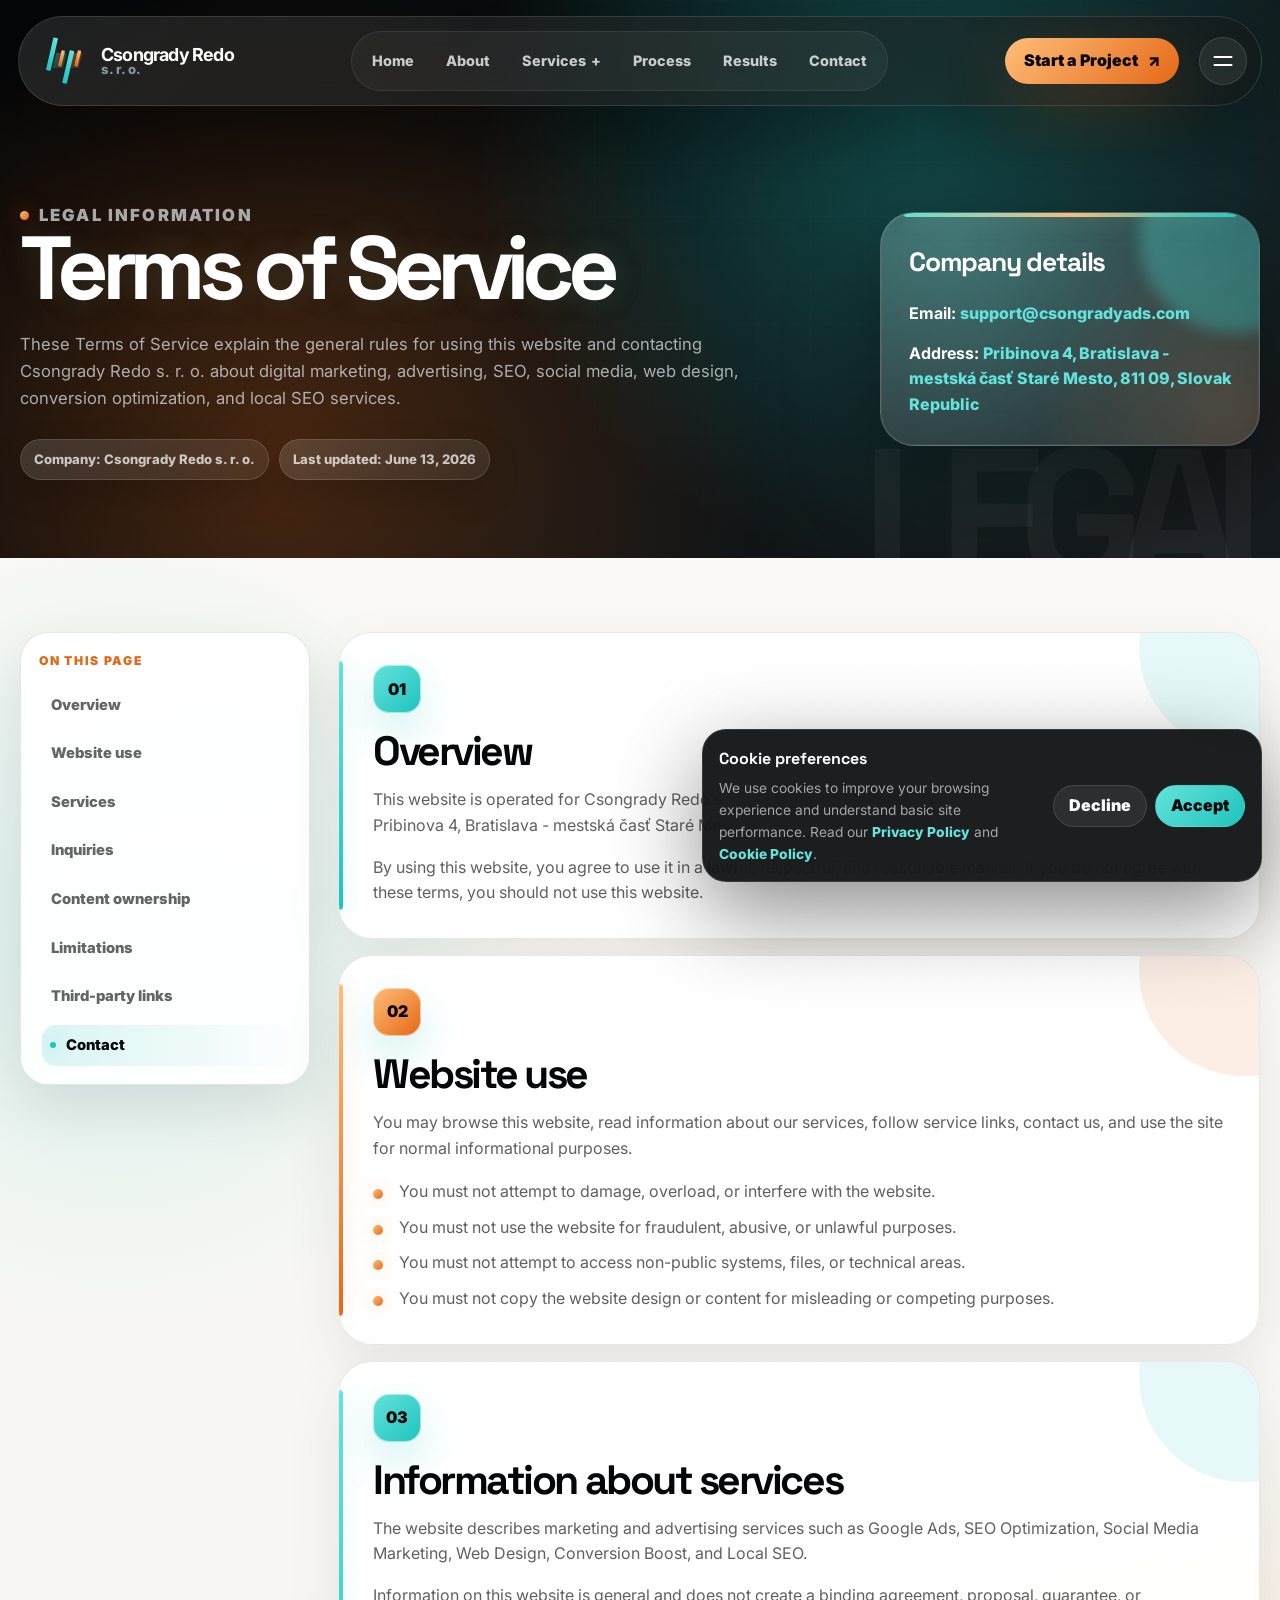
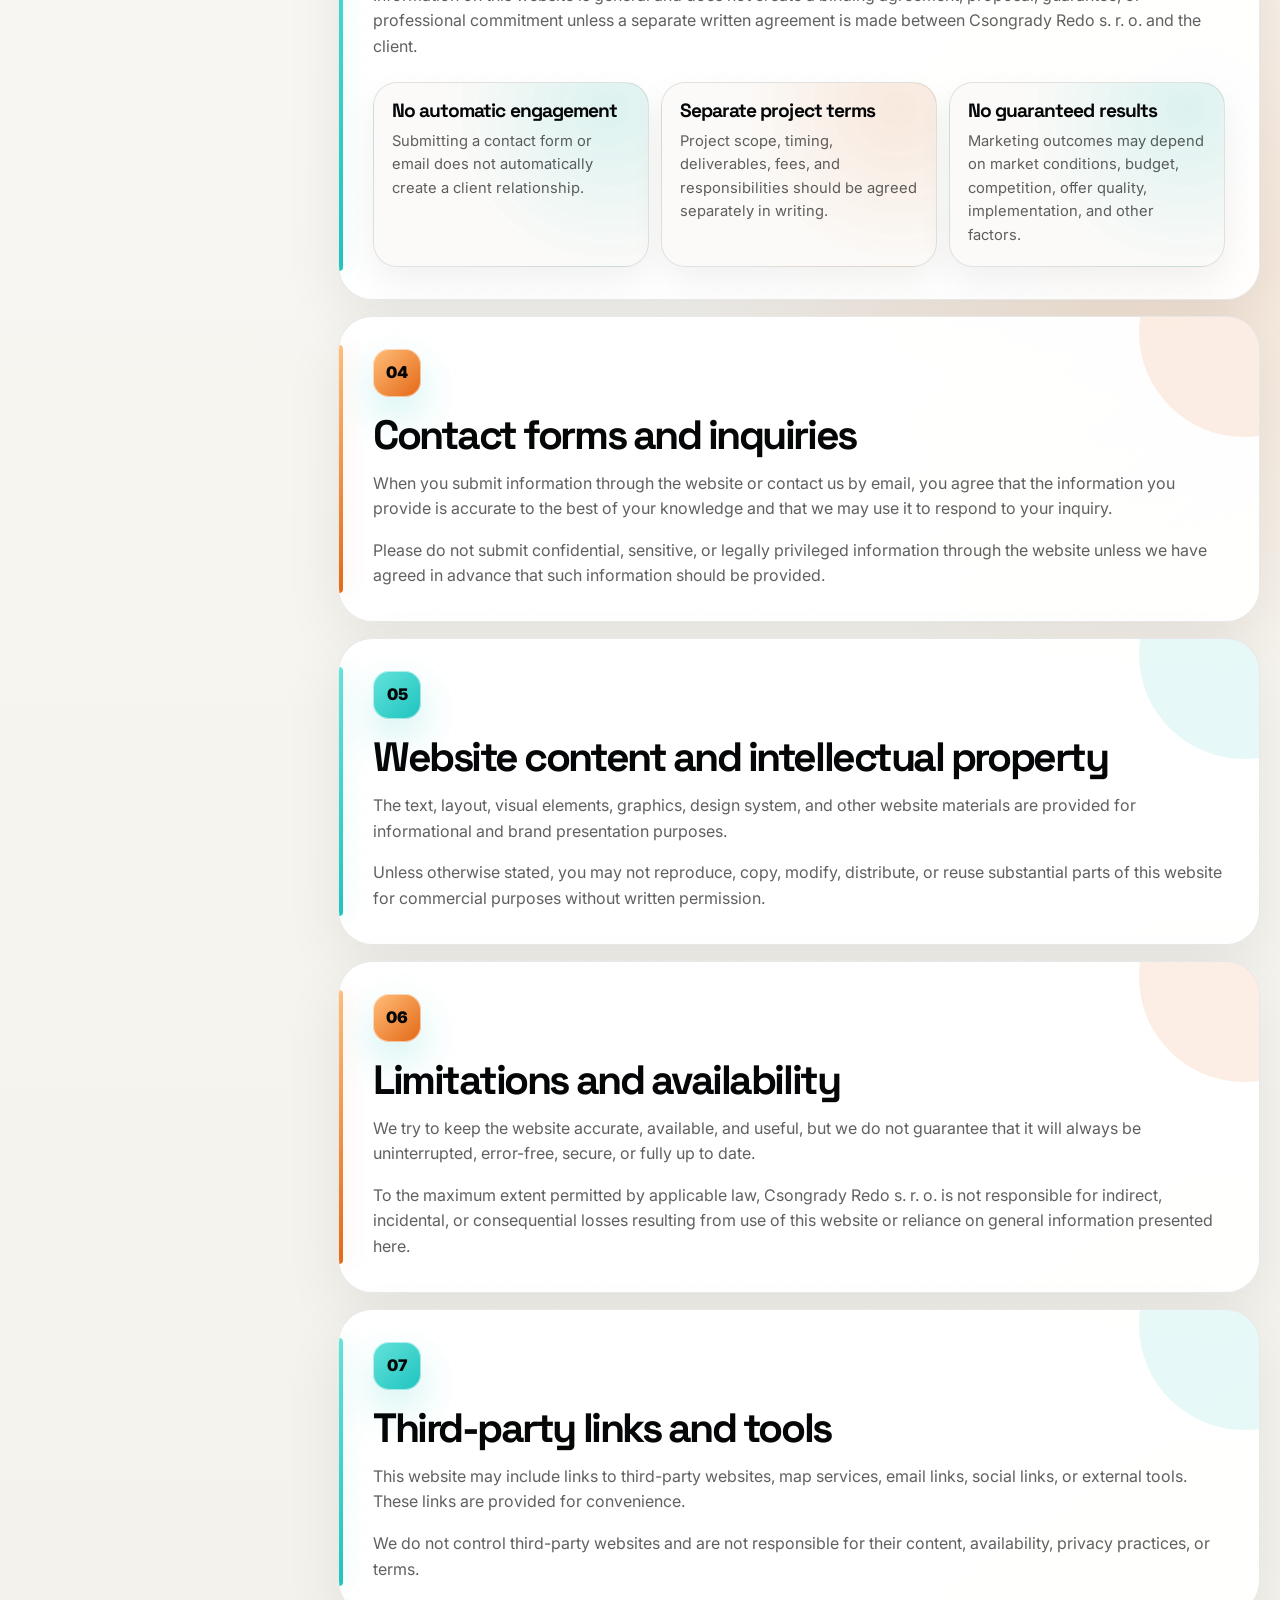
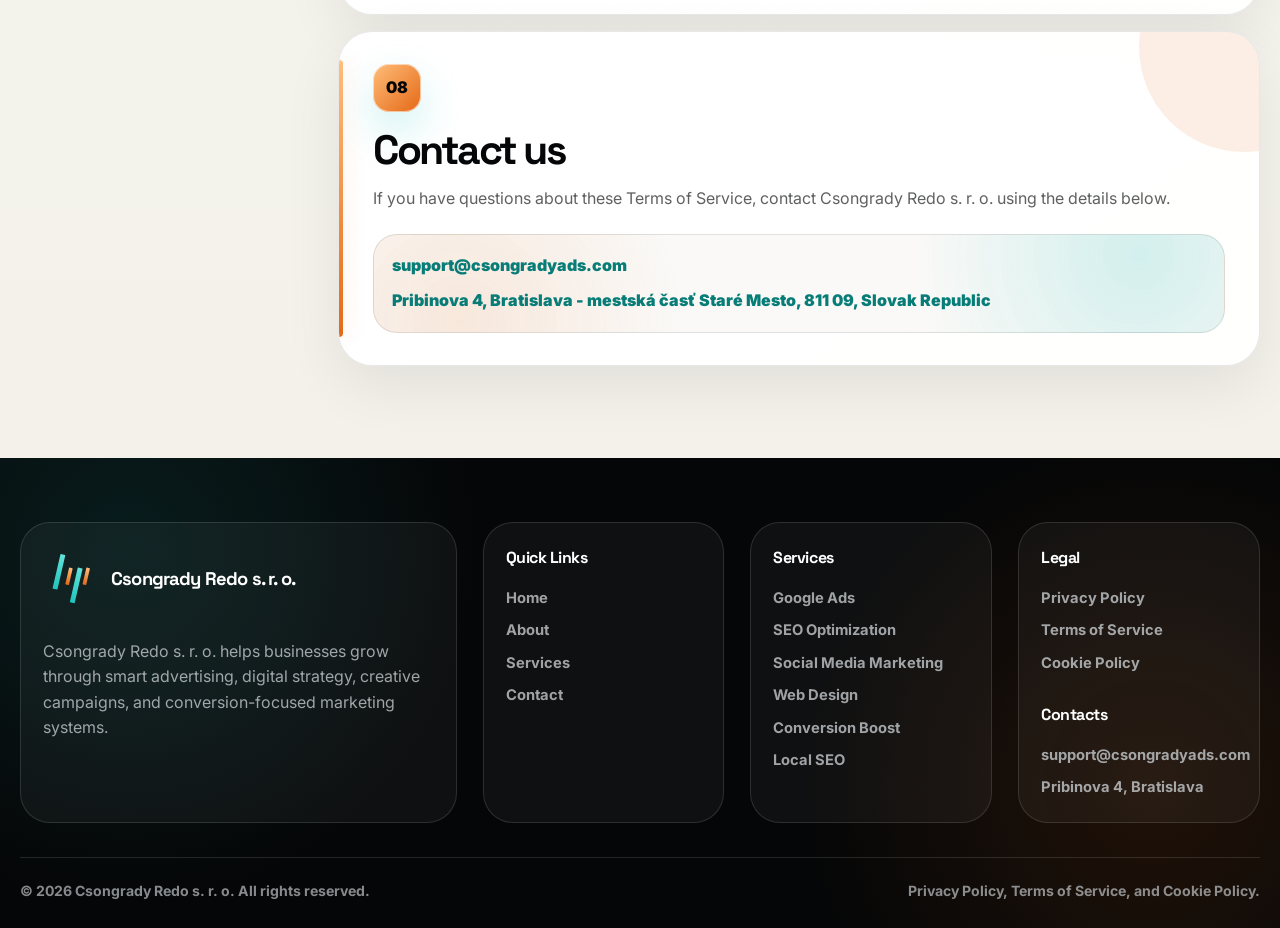
<file: terms-of-service.html>
<!DOCTYPE html>
<html lang="en">

<head>
    <meta charset="UTF-8" />
    <meta name="viewport" content="width=device-width, initial-scale=1.0" />

    <title>Terms of Service | Csongrady Redo s. r. o.</title>

    <meta name="description"
        content="Terms of Service for Csongrady Redo s. r. o., a digital marketing and advertising agency based in Bratislava, Slovak Republic." />

    <link rel="icon" href="assets/icons/favicon.svg" type="image/svg+xml" />

    <link rel="preconnect" href="https://fonts.googleapis.com" />
    <link rel="preconnect" href="https://fonts.gstatic.com" crossorigin />
    <link
        href="https://fonts.googleapis.com/css2?family=Inter:wght@400;500;600;700;800&family=Space+Grotesk:wght@600;700&display=swap"
        rel="stylesheet" />

    <link rel="stylesheet" href="assets/css/legal.css" />
    <script src="assets/js/legal.js" defer></script>
</head>

<body>
    <a class="legal-skip-link" href="#main-content">Skip to content</a>

    <header class="legal-header" data-header>
        <div class="legal-header__inner">
            <a class="legal-logo" href="index.html" aria-label="Csongrady Redo home">
                <span class="legal-logo__mark" aria-hidden="true">
                    <svg viewBox="0 0 260 260" fill="none" xmlns="http://www.w3.org/2000/svg">
                        <defs>
                            <linearGradient id="logoMintTerms" x1="0" y1="0" x2="0" y2="1">
                                <stop offset="0%" stop-color="#63E3DB" />
                                <stop offset="100%" stop-color="#1FC3BE" />
                            </linearGradient>
                            <linearGradient id="logoOrangeTerms" x1="0" y1="0" x2="0" y2="1">
                                <stop offset="0%" stop-color="#FFBE7A" />
                                <stop offset="100%" stop-color="#E46816" />
                            </linearGradient>
                            <linearGradient id="logoGlassMintTerms" x1="0" y1="0" x2="1" y2="1">
                                <stop offset="0%" stop-color="#63E3DB" stop-opacity="0.34" />
                                <stop offset="100%" stop-color="#1FC3BE" stop-opacity="0.12" />
                            </linearGradient>
                            <linearGradient id="logoGlassOrangeTerms" x1="0" y1="0" x2="1" y2="1">
                                <stop offset="0%" stop-color="#FFBE7A" stop-opacity="0.34" />
                                <stop offset="100%" stop-color="#E46816" stop-opacity="0.12" />
                            </linearGradient>
                        </defs>

                        <path d="M78 97H120L106 158H64L78 97Z" fill="url(#logoGlassMintTerms)" />
                        <path d="M142 97H184L170 158H128L142 97Z" fill="url(#logoGlassOrangeTerms)" />
                        <rect x="67" y="34" width="19" height="136" rx="2" fill="url(#logoMintTerms)"
                            transform="rotate(13 67 34)" />
                        <rect x="100" y="86" width="14" height="66" rx="2" fill="url(#logoOrangeTerms)"
                            transform="rotate(13 100 86)" />
                        <rect x="133" y="86" width="19" height="136" rx="2" fill="url(#logoMintTerms)"
                            transform="rotate(13 133 86)" />
                        <rect x="166" y="86" width="14" height="66" rx="2" fill="url(#logoOrangeTerms)"
                            transform="rotate(13 166 86)" />
                    </svg>
                </span>

                <span class="legal-logo__text">
                    <strong>Csongrady Redo</strong>
                    <small>s. r. o.</small>
                </span>
            </a>

            <nav class="legal-nav" aria-label="Main navigation">
                <a href="index.html">Home</a>
                <a href="index.html#about">About</a>

                <div class="legal-nav__dropdown" data-dropdown>
                    <a href="index.html#services" class="legal-nav__dropdown-link" aria-label="View services">
                        Services
                        <span aria-hidden="true">+</span>
                    </a>

                    <div class="legal-nav__dropdown-menu" aria-label="Services submenu">
                        <a href="google-ads.html">Google Ads</a>
                        <a href="seo-optimization.html">SEO Optimization</a>
                        <a href="social-media-marketing.html">Social Media Marketing</a>
                        <a href="web-design.html">Web Design</a>
                        <a href="conversion-boost.html">Conversion Boost</a>
                        <a href="local-seo.html">Local SEO</a>
                    </div>
                </div>

                <a href="index.html#process">Process</a>
                <a href="index.html#results">Results</a>
                <a href="index.html#contact">Contact</a>
            </nav>

            <a class="legal-header__cta" href="index.html#contact">
                Start a Project
                <span aria-hidden="true">↗</span>
            </a>

            <button class="legal-burger" type="button" data-menu-open aria-label="Open mobile menu">
                <span></span>
                <span></span>
            </button>
        </div>
    </header>

    <div class="legal-mobile-menu" data-mobile-menu aria-hidden="true">
        <div class="legal-mobile-menu__panel">
            <div class="legal-mobile-menu__top">
                <a class="legal-mobile-logo" href="index.html" aria-label="Csongrady Redo home">
                    <span class="legal-mobile-logo__mark" aria-hidden="true">
                        <svg viewBox="0 0 260 260" fill="none" xmlns="http://www.w3.org/2000/svg">
                            <defs>
                                <linearGradient id="mobileLogoMintTerms" x1="0" y1="0" x2="0" y2="1">
                                    <stop offset="0%" stop-color="#63E3DB" />
                                    <stop offset="100%" stop-color="#1FC3BE" />
                                </linearGradient>
                                <linearGradient id="mobileLogoOrangeTerms" x1="0" y1="0" x2="0" y2="1">
                                    <stop offset="0%" stop-color="#FFBE7A" />
                                    <stop offset="100%" stop-color="#E46816" />
                                </linearGradient>
                            </defs>
                            <rect x="67" y="34" width="19" height="136" rx="2" fill="url(#mobileLogoMintTerms)"
                                transform="rotate(13 67 34)" />
                            <rect x="100" y="86" width="14" height="66" rx="2" fill="url(#mobileLogoOrangeTerms)"
                                transform="rotate(13 100 86)" />
                            <rect x="133" y="86" width="19" height="136" rx="2" fill="url(#mobileLogoMintTerms)"
                                transform="rotate(13 133 86)" />
                            <rect x="166" y="86" width="14" height="66" rx="2" fill="url(#mobileLogoOrangeTerms)"
                                transform="rotate(13 166 86)" />
                        </svg>
                    </span>
                    <span>Csongrady Redo</span>
                </a>

                <button class="legal-mobile-menu__close" type="button" data-menu-close aria-label="Close mobile menu">
                    <span></span>
                    <span></span>
                </button>
            </div>

            <div class="legal-mobile-menu__grid">
                <nav class="legal-mobile-menu__links" aria-label="Mobile navigation">
                    <a href="index.html">Home</a>
                    <a href="index.html#about">About</a>
                    <a href="index.html#services">Services</a>
                    <a href="index.html#process">Process</a>
                    <a href="index.html#results">Results</a>
                    <a href="index.html#contact">Contact</a>
                </nav>

                <div class="legal-mobile-menu__services">
                    <p>Services</p>
                    <a href="google-ads.html">Google Ads</a>
                    <a href="seo-optimization.html">SEO Optimization</a>
                    <a href="social-media-marketing.html">Social Media Marketing</a>
                    <a href="web-design.html">Web Design</a>
                    <a href="conversion-boost.html">Conversion Boost</a>
                    <a href="local-seo.html">Local SEO</a>
                </div>

                <div class="legal-mobile-menu__contact">
                    <p>Contact</p>
                    <a href="mailto:support@csongradyads.com">support@csongradyads.com</a>
                    <a href="tel:+421900000000">+421 900 000 000</a>
                    <a href="https://www.google.com/maps/search/?api=1&query=Pribinova%204%2C%20Bratislava%2C%20811%2009%2C%20Slovak%20Republic"
                        target="_blank" rel="noopener noreferrer">
                        Pribinova 4, Bratislava
                    </a>
                </div>
            </div>

            <a class="legal-mobile-menu__cta" href="index.html#contact">
                Start a Project
                <span aria-hidden="true">↗</span>
            </a>
        </div>
    </div>

    <main id="main-content">
        <section class="legal-hero" aria-labelledby="legal-title">
            <div class="legal-container legal-hero__grid">
                <div class="legal-hero__content">
                    <p class="legal-badge">
                        <span></span>
                        Legal information
                    </p>

                    <h1 id="legal-title">Terms of Service</h1>

                    <p>
                        These Terms of Service explain the general rules for using this website and contacting
                        Csongrady Redo s. r. o. about digital marketing, advertising, SEO, social media,
                        web design, conversion optimization, and local SEO services.
                    </p>

                    <div class="legal-hero__meta">
                        <span>Company: Csongrady Redo s. r. o.</span>
                        <span>Last updated: June 13, 2026</span>
                    </div>
                </div>

                <div class="legal-hero__card" aria-label="Company legal contact information">
                    <span class="legal-hero__orb" aria-hidden="true"></span>
                    <h2>Company details</h2>
                    <p>
                        <strong>Email:</strong>
                        <a href="mailto:support@csongradyads.com">support@csongradyads.com</a>
                    </p>
                    <p>
                        <strong>Address:</strong>
                        <a href="https://www.google.com/maps/search/?api=1&query=Pribinova%204%2C%20Bratislava%2C%20811%2009%2C%20Slovak%20Republic"
                            target="_blank" rel="noopener noreferrer">
                            Pribinova 4, Bratislava - mestská časť Staré Mesto, 811 09, Slovak Republic
                        </a>
                    </p>
                </div>
            </div>
        </section>

        <section class="legal-content-section">
            <div class="legal-container legal-layout">
                <aside class="legal-side-nav" aria-label="Terms of Service sections">
                    <p>On this page</p>
                    <a href="#terms-overview" data-legal-nav>Overview</a>
                    <a href="#terms-website" data-legal-nav>Website use</a>
                    <a href="#terms-services" data-legal-nav>Services</a>
                    <a href="#terms-inquiries" data-legal-nav>Inquiries</a>
                    <a href="#terms-content" data-legal-nav>Content ownership</a>
                    <a href="#terms-liability" data-legal-nav>Limitations</a>
                    <a href="#terms-links" data-legal-nav>Third-party links</a>
                    <a href="#terms-contact" data-legal-nav>Contact</a>
                </aside>

                <div class="legal-document">
                    <section class="legal-block" id="terms-overview">
                        <span class="legal-block__number">01</span>
                        <h2>Overview</h2>
                        <p>
                            This website is operated for Csongrady Redo s. r. o., a digital marketing and advertising
                            agency located at Pribinova 4, Bratislava - mestská časť Staré Mesto, 811 09,
                            Slovak Republic.
                        </p>
                        <p>
                            By using this website, you agree to use it in a lawful, respectful, and reasonable manner.
                            If you do not agree with these terms, you should not use this website.
                        </p>
                    </section>

                    <section class="legal-block" id="terms-website">
                        <span class="legal-block__number">02</span>
                        <h2>Website use</h2>
                        <p>
                            You may browse this website, read information about our services, follow service links,
                            contact us, and use the site for normal informational purposes.
                        </p>

                        <ul>
                            <li>You must not attempt to damage, overload, or interfere with the website.</li>
                            <li>You must not use the website for fraudulent, abusive, or unlawful purposes.</li>
                            <li>You must not attempt to access non-public systems, files, or technical areas.</li>
                            <li>You must not copy the website design or content for misleading or competing purposes.
                            </li>
                        </ul>
                    </section>

                    <section class="legal-block" id="terms-services">
                        <span class="legal-block__number">03</span>
                        <h2>Information about services</h2>
                        <p>
                            The website describes marketing and advertising services such as Google Ads, SEO
                            Optimization,
                            Social Media Marketing, Web Design, Conversion Boost, and Local SEO.
                        </p>
                        <p>
                            Information on this website is general and does not create a binding agreement, proposal,
                            guarantee, or professional commitment unless a separate written agreement is made between
                            Csongrady Redo s. r. o. and the client.
                        </p>

                        <div class="legal-mini-grid">
                            <article>
                                <h3>No automatic engagement</h3>
                                <p>Submitting a contact form or email does not automatically create a client
                                    relationship.</p>
                            </article>

                            <article>
                                <h3>Separate project terms</h3>
                                <p>Project scope, timing, deliverables, fees, and responsibilities should be agreed
                                    separately in writing.</p>
                            </article>

                            <article>
                                <h3>No guaranteed results</h3>
                                <p>Marketing outcomes may depend on market conditions, budget, competition, offer
                                    quality, implementation, and other factors.</p>
                            </article>
                        </div>
                    </section>

                    <section class="legal-block" id="terms-inquiries">
                        <span class="legal-block__number">04</span>
                        <h2>Contact forms and inquiries</h2>
                        <p>
                            When you submit information through the website or contact us by email, you agree that
                            the information you provide is accurate to the best of your knowledge and that we may use
                            it to respond to your inquiry.
                        </p>
                        <p>
                            Please do not submit confidential, sensitive, or legally privileged information through
                            the website unless we have agreed in advance that such information should be provided.
                        </p>
                    </section>

                    <section class="legal-block" id="terms-content">
                        <span class="legal-block__number">05</span>
                        <h2>Website content and intellectual property</h2>
                        <p>
                            The text, layout, visual elements, graphics, design system, and other website materials
                            are provided for informational and brand presentation purposes.
                        </p>
                        <p>
                            Unless otherwise stated, you may not reproduce, copy, modify, distribute, or reuse
                            substantial
                            parts of this website for commercial purposes without written permission.
                        </p>
                    </section>

                    <section class="legal-block" id="terms-liability">
                        <span class="legal-block__number">06</span>
                        <h2>Limitations and availability</h2>
                        <p>
                            We try to keep the website accurate, available, and useful, but we do not guarantee that
                            it will always be uninterrupted, error-free, secure, or fully up to date.
                        </p>
                        <p>
                            To the maximum extent permitted by applicable law, Csongrady Redo s. r. o. is not
                            responsible
                            for indirect, incidental, or consequential losses resulting from use of this website or
                            reliance
                            on general information presented here.
                        </p>
                    </section>

                    <section class="legal-block" id="terms-links">
                        <span class="legal-block__number">07</span>
                        <h2>Third-party links and tools</h2>
                        <p>
                            This website may include links to third-party websites, map services, email links,
                            social links, or external tools. These links are provided for convenience.
                        </p>
                        <p>
                            We do not control third-party websites and are not responsible for their content,
                            availability, privacy practices, or terms.
                        </p>
                    </section>

                    <section class="legal-block" id="terms-contact">
                        <span class="legal-block__number">08</span>
                        <h2>Contact us</h2>
                        <p>
                            If you have questions about these Terms of Service, contact Csongrady Redo s. r. o.
                            using the details below.
                        </p>

                        <div class="legal-contact-card">
                            <a href="mailto:support@csongradyads.com">support@csongradyads.com</a>
                            <a href="https://www.google.com/maps/search/?api=1&query=Pribinova%204%2C%20Bratislava%2C%20811%2009%2C%20Slovak%20Republic"
                                target="_blank" rel="noopener noreferrer">
                                Pribinova 4, Bratislava - mestská časť Staré Mesto, 811 09, Slovak Republic
                            </a>
                        </div>
                    </section>
                </div>
            </div>
        </section>
    </main>

    <footer class="legal-footer">
        <div class="legal-container">
            <div class="legal-footer__grid">
                <div class="legal-footer__brand">
                    <a class="legal-footer-logo" href="index.html" aria-label="Csongrady Redo home">
                        <span class="legal-footer-logo__mark" aria-hidden="true">
                            <svg viewBox="0 0 260 260" fill="none" xmlns="http://www.w3.org/2000/svg">
                                <defs>
                                    <linearGradient id="footerLogoMintTerms" x1="0" y1="0" x2="0" y2="1">
                                        <stop offset="0%" stop-color="#63E3DB" />
                                        <stop offset="100%" stop-color="#1FC3BE" />
                                    </linearGradient>
                                    <linearGradient id="footerLogoOrangeTerms" x1="0" y1="0" x2="0" y2="1">
                                        <stop offset="0%" stop-color="#FFBE7A" />
                                        <stop offset="100%" stop-color="#E46816" />
                                    </linearGradient>
                                </defs>
                                <rect x="67" y="34" width="19" height="136" rx="2" fill="url(#footerLogoMintTerms)"
                                    transform="rotate(13 67 34)" />
                                <rect x="100" y="86" width="14" height="66" rx="2" fill="url(#footerLogoOrangeTerms)"
                                    transform="rotate(13 100 86)" />
                                <rect x="133" y="86" width="19" height="136" rx="2" fill="url(#footerLogoMintTerms)"
                                    transform="rotate(13 133 86)" />
                                <rect x="166" y="86" width="14" height="66" rx="2" fill="url(#footerLogoOrangeTerms)"
                                    transform="rotate(13 166 86)" />
                            </svg>
                        </span>
                        <span>Csongrady Redo s. r. o.</span>
                    </a>

                    <p>
                        Csongrady Redo s. r. o. helps businesses grow through smart advertising,
                        digital strategy, creative campaigns, and conversion-focused marketing systems.
                    </p>
                </div>

                <div class="legal-footer__column">
                    <h2>Quick Links</h2>
                    <a href="index.html">Home</a>
                    <a href="index.html#about">About</a>
                    <a href="index.html#services">Services</a>
                    <a href="index.html#contact">Contact</a>
                </div>

                <div class="legal-footer__column">
                    <h2>Services</h2>
                    <a href="google-ads.html">Google Ads</a>
                    <a href="seo-optimization.html">SEO Optimization</a>
                    <a href="social-media-marketing.html">Social Media Marketing</a>
                    <a href="web-design.html">Web Design</a>
                    <a href="conversion-boost.html">Conversion Boost</a>
                    <a href="local-seo.html">Local SEO</a>
                </div>

                <div class="legal-footer__column">
                    <h2>Legal</h2>
                    <a href="privacy-policy.html">Privacy Policy</a>
                    <a href="terms-of-service.html">Terms of Service</a>
                    <a href="cookie-policy.html">Cookie Policy</a>

                    <h2 class="legal-footer__contact-title">Contacts</h2>
                    <a href="mailto:support@csongradyads.com">support@csongradyads.com</a>
                    <a href="https://www.google.com/maps/search/?api=1&query=Pribinova%204%2C%20Bratislava%2C%20811%2009%2C%20Slovak%20Republic"
                        target="_blank" rel="noopener noreferrer">
                        Pribinova 4, Bratislava
                    </a>
                </div>
            </div>

            <div class="legal-footer__bottom">
                <p>© 2026 Csongrady Redo s. r. o. All rights reserved.</p>
                <p>Privacy Policy, Terms of Service, and Cookie Policy.</p>
            </div>
        </div>
    </footer>

    <div class="legal-cookie" data-cookie-banner>
        <div class="legal-cookie__text">
            <strong>Cookie preferences</strong>
            <p>
                We use cookies to improve your browsing experience and understand basic site performance.
                Read our <a href="privacy-policy.html">Privacy Policy</a> and
                <a href="cookie-policy.html">Cookie Policy</a>.
            </p>
        </div>

        <div class="legal-cookie__actions">
            <button type="button" data-cookie-decline>Decline</button>
            <button type="button" data-cookie-accept>Accept</button>
        </div>
    </div>
</body>

</html>
</file>
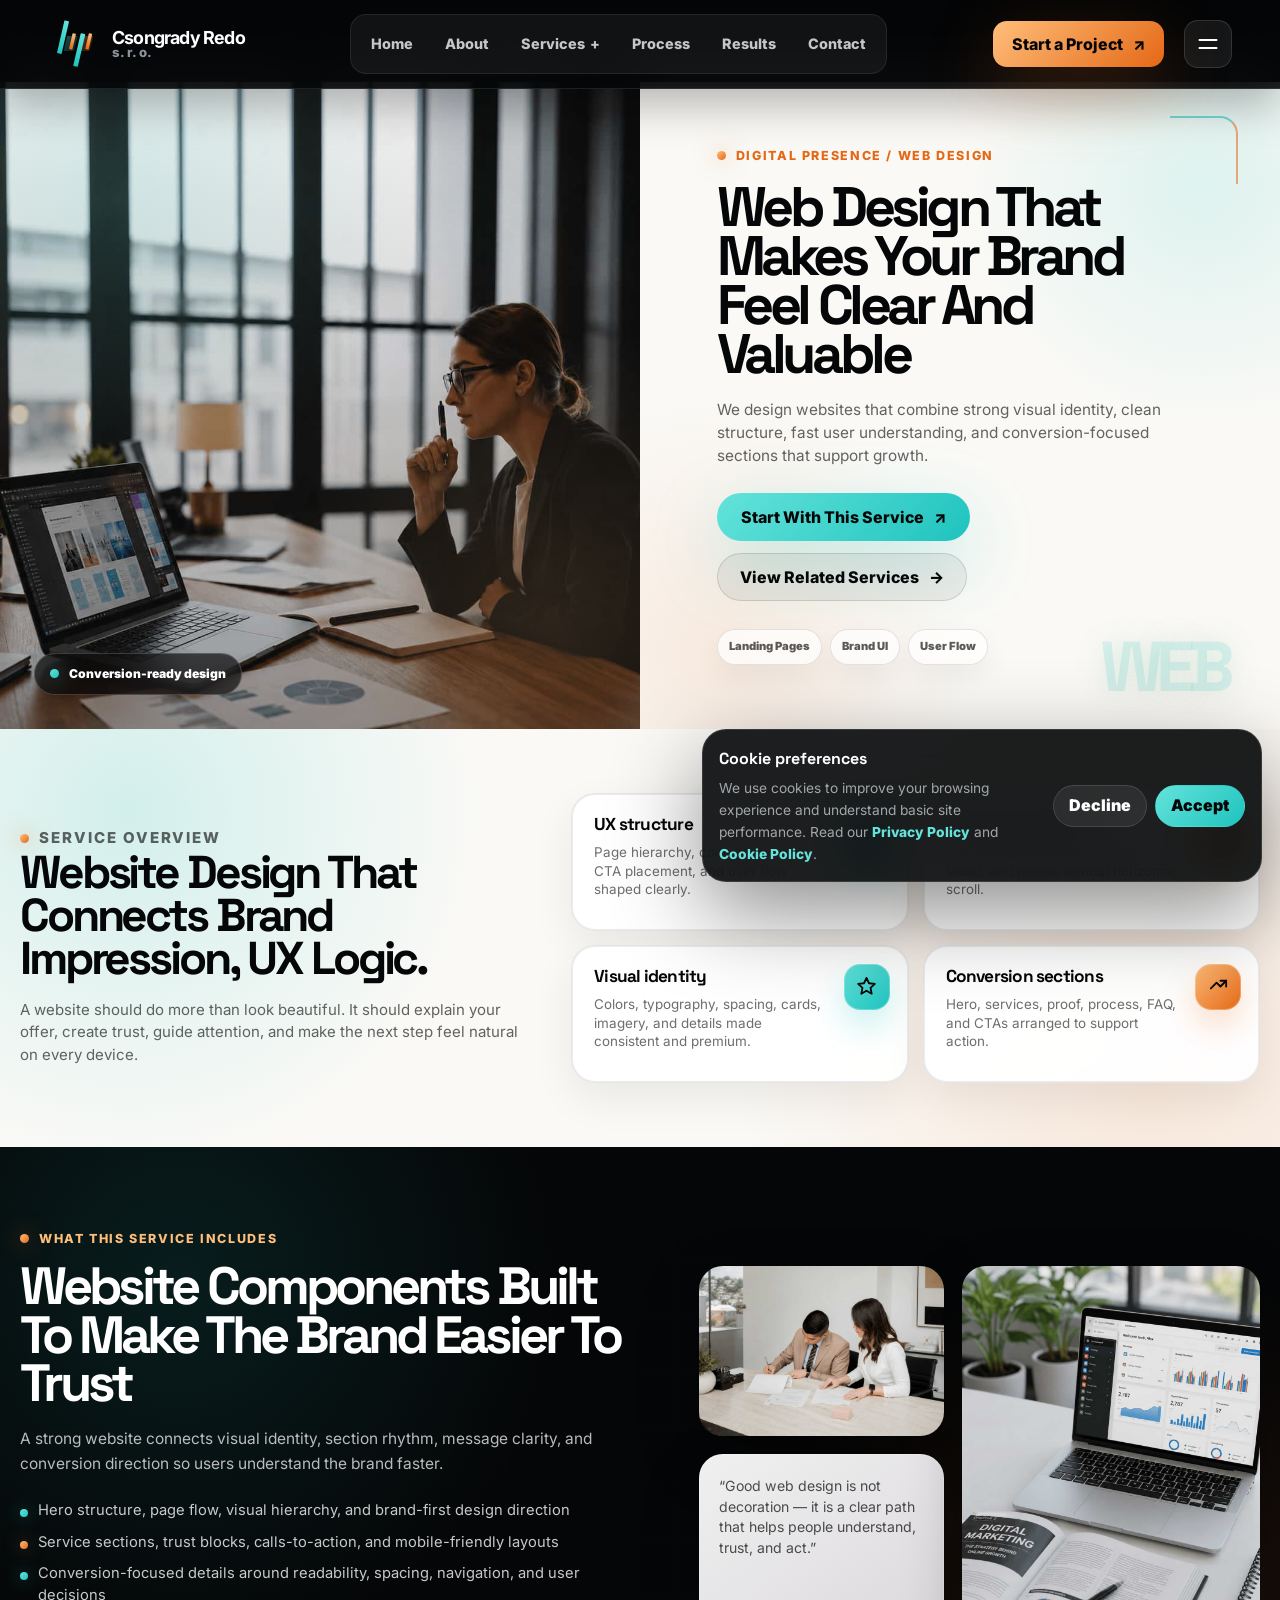
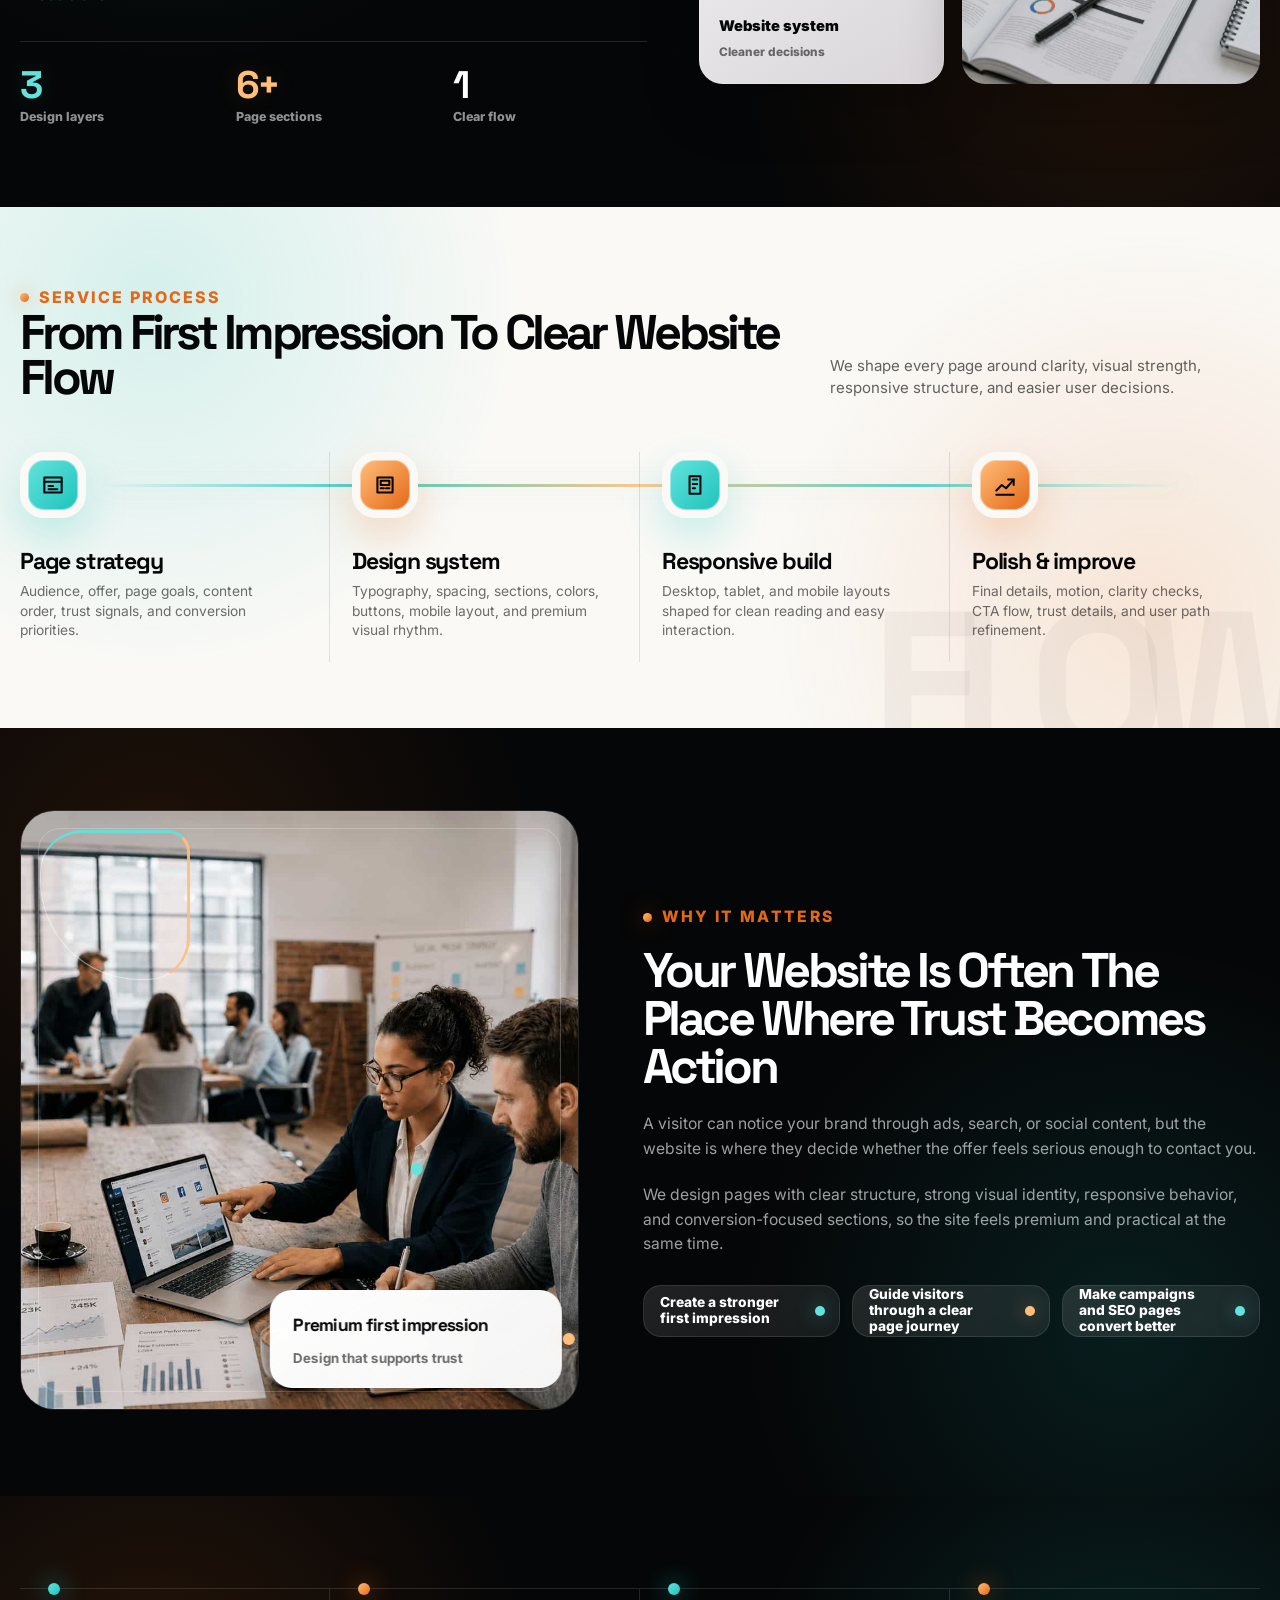
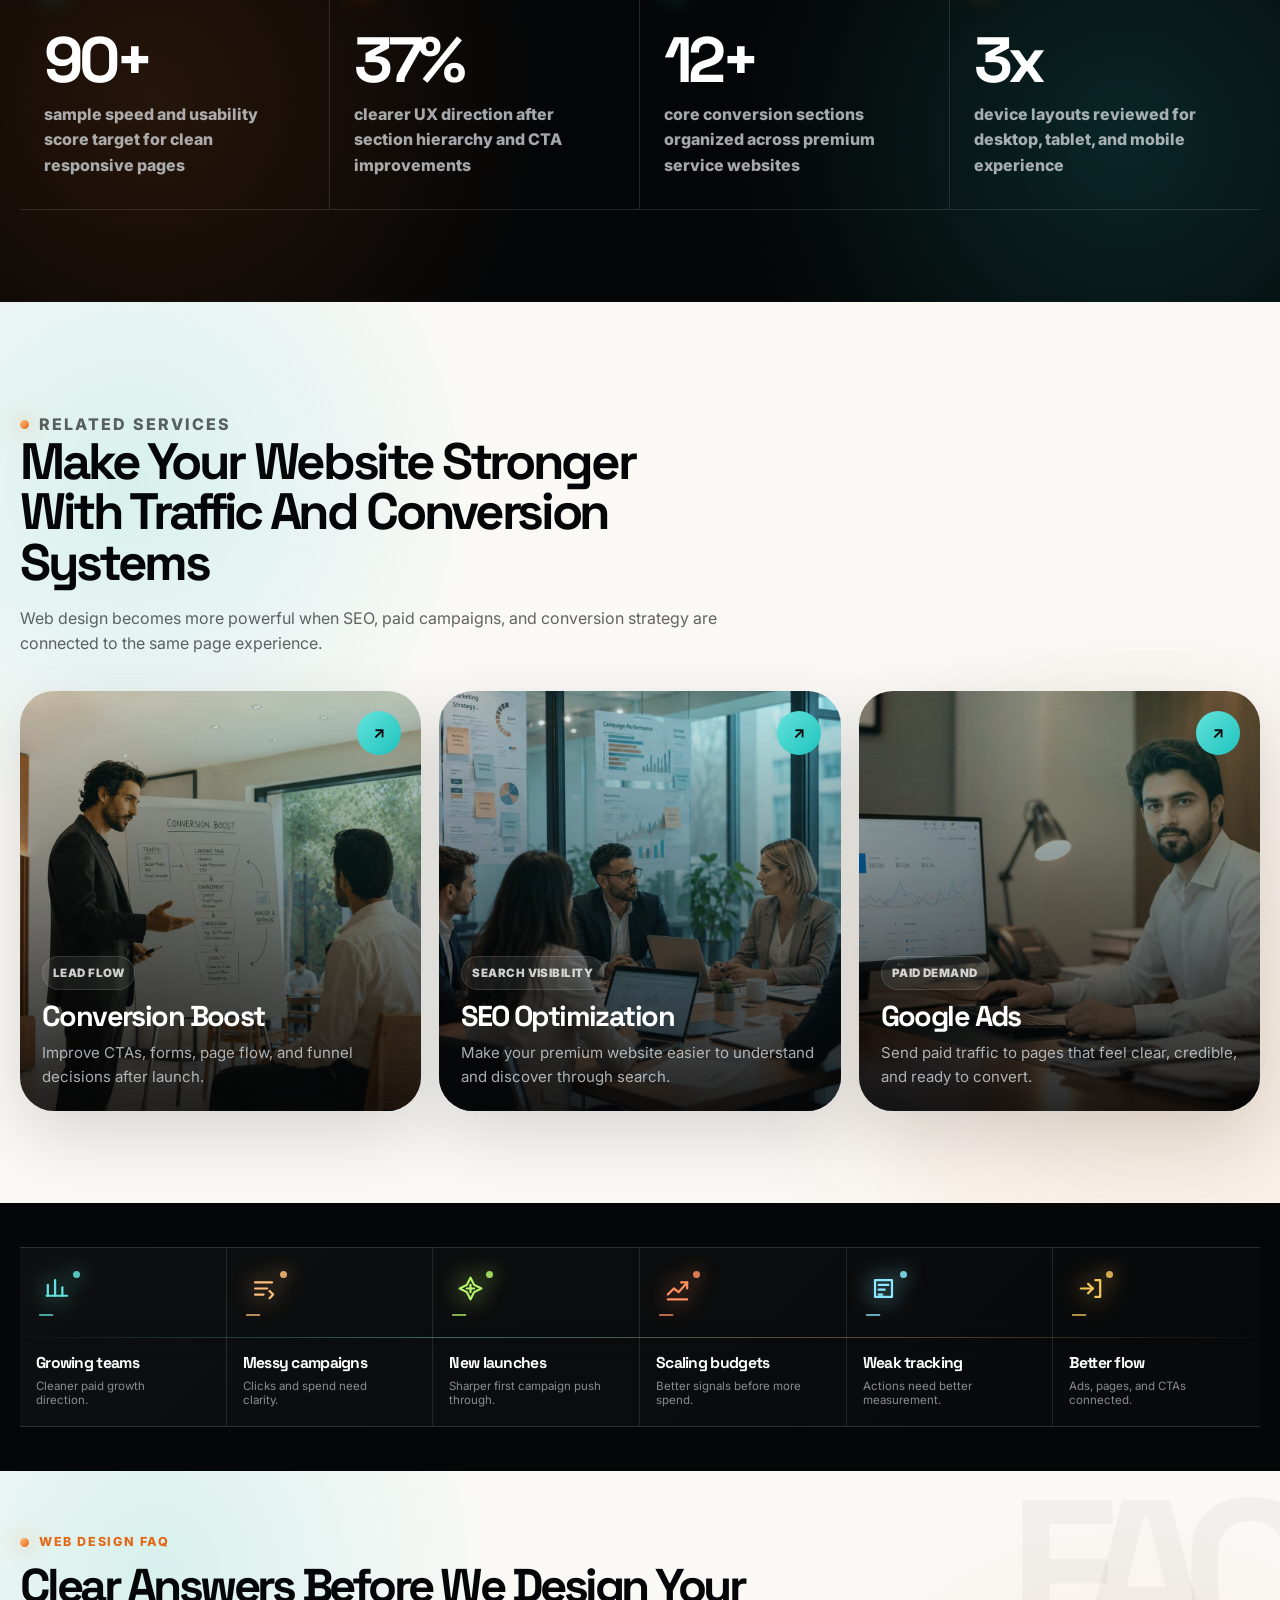
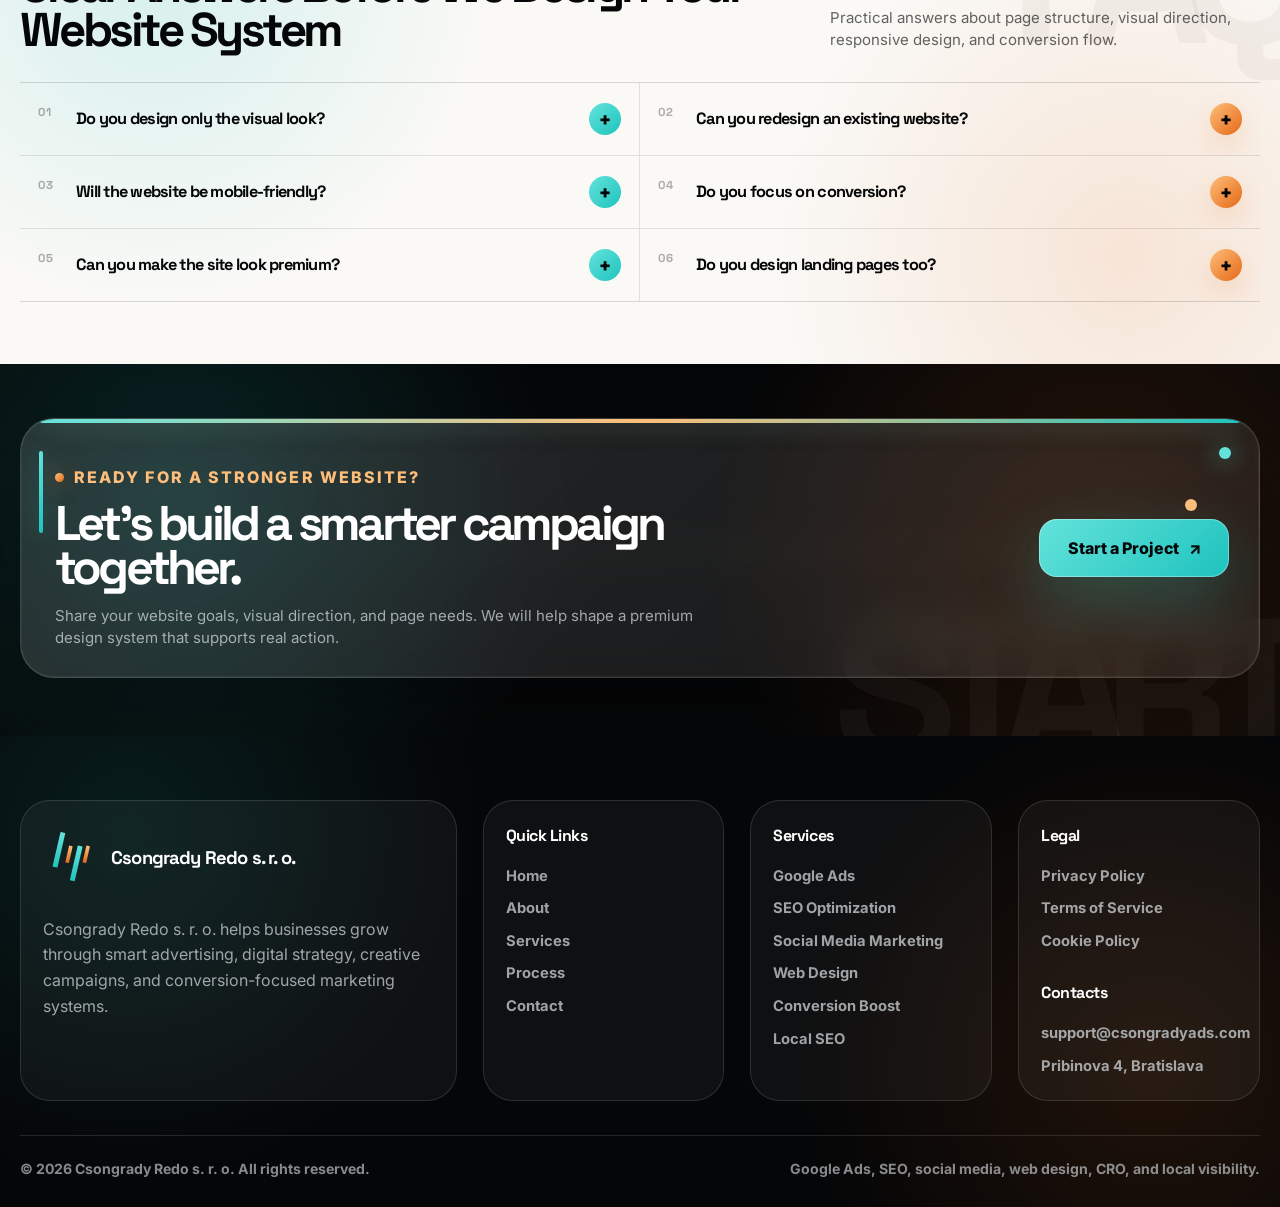
<file: web-design.html>
<!DOCTYPE html>
<html lang="en">

<head>
    <meta charset="UTF-8" />
    <meta name="viewport" content="width=device-width, initial-scale=1.0" />

    <title>Web Design | Csongrady Redo s. r. o.</title>

    <meta name="description"
        content="Premium web design service by Csongrady Redo s. r. o. Responsive design, landing pages, UX structure, visual identity, speed, accessibility, and conversion-focused sections." />

    <link rel="icon" href="assets/icons/favicon.svg" type="image/svg+xml" />

    <link rel="preconnect" href="https://fonts.googleapis.com" />
    <link rel="preconnect" href="https://fonts.gstatic.com" crossorigin />
    <link
        href="https://fonts.googleapis.com/css2?family=Inter:wght@400;500;600;700;800&family=Space+Grotesk:wght@600;700&display=swap"
        rel="stylesheet" />

    <link rel="stylesheet" href="assets/css/services.css" />
    <script src="assets/js/services.js" defer></script>
</head>

<body data-service-page="web-design">
    <a class="service-skip-link" href="#main-content">Skip to content</a>

    <header class="service-header" data-header>
        <div class="service-header__inner">
            <a class="service-logo" href="index.html" aria-label="Csongrady Redo home">
                <span class="service-logo__mark" aria-hidden="true">
                    <svg viewBox="0 0 260 260" fill="none" xmlns="http://www.w3.org/2000/svg">
                        <defs>
                            <linearGradient id="logoMintWeb" x1="0" y1="0" x2="0" y2="1">
                                <stop offset="0%" stop-color="#63E3DB" />
                                <stop offset="100%" stop-color="#1FC3BE" />
                            </linearGradient>
                            <linearGradient id="logoOrangeWeb" x1="0" y1="0" x2="0" y2="1">
                                <stop offset="0%" stop-color="#FFBE7A" />
                                <stop offset="100%" stop-color="#E46816" />
                            </linearGradient>
                            <linearGradient id="logoGlassMintWeb" x1="0" y1="0" x2="1" y2="1">
                                <stop offset="0%" stop-color="#63E3DB" stop-opacity="0.34" />
                                <stop offset="100%" stop-color="#1FC3BE" stop-opacity="0.12" />
                            </linearGradient>
                            <linearGradient id="logoGlassOrangeWeb" x1="0" y1="0" x2="1" y2="1">
                                <stop offset="0%" stop-color="#FFBE7A" stop-opacity="0.34" />
                                <stop offset="100%" stop-color="#E46816" stop-opacity="0.12" />
                            </linearGradient>
                        </defs>

                        <path d="M78 97H120L106 158H64L78 97Z" fill="url(#logoGlassMintWeb)" />
                        <path d="M142 97H184L170 158H128L142 97Z" fill="url(#logoGlassOrangeWeb)" />
                        <rect x="67" y="34" width="19" height="136" rx="2" fill="url(#logoMintWeb)"
                            transform="rotate(13 67 34)" />
                        <rect x="100" y="86" width="14" height="66" rx="2" fill="url(#logoOrangeWeb)"
                            transform="rotate(13 100 86)" />
                        <rect x="133" y="86" width="19" height="136" rx="2" fill="url(#logoMintWeb)"
                            transform="rotate(13 133 86)" />
                        <rect x="166" y="86" width="14" height="66" rx="2" fill="url(#logoOrangeWeb)"
                            transform="rotate(13 166 86)" />
                    </svg>
                </span>

                <span class="service-logo__text">
                    <strong>Csongrady Redo</strong>
                    <small>s. r. o.</small>
                </span>
            </a>

            <nav class="service-nav" aria-label="Main navigation">
                <a href="index.html">Home</a>
                <a href="index.html#about">About</a>

                <div class="service-nav__dropdown" data-dropdown>
                    <a href="index.html#services" class="service-nav__dropdown-link" aria-label="View services">
                        Services
                        <span aria-hidden="true">+</span>
                    </a>

                    <div class="service-nav__dropdown-menu" aria-label="Services submenu">
                        <a href="google-ads.html" data-service-link="google-ads">Google Ads</a>
                        <a href="seo-optimization.html" data-service-link="seo-optimization">SEO Optimization</a>
                        <a href="social-media-marketing.html" data-service-link="social-media-marketing">Social Media
                            Marketing</a>
                        <a href="web-design.html" data-service-link="web-design">Web Design</a>
                        <a href="conversion-boost.html" data-service-link="conversion-boost">Conversion Boost</a>
                        <a href="local-seo.html" data-service-link="local-seo">Local SEO</a>
                    </div>
                </div>

                <a href="index.html#process">Process</a>
                <a href="index.html#results">Results</a>
                <a href="index.html#contact">Contact</a>
            </nav>

            <a class="service-header__cta" href="index.html#contact">
                Start a Project
                <span aria-hidden="true">↗</span>
            </a>

            <button class="service-burger" type="button" data-menu-open aria-label="Open mobile menu">
                <span></span>
                <span></span>
            </button>
        </div>
    </header>

    <div class="service-mobile-menu" data-mobile-menu aria-hidden="true">
        <div class="service-mobile-menu__panel">
            <div class="service-mobile-menu__top">
                <a class="service-mobile-logo" href="index.html" aria-label="Csongrady Redo home">
                    <span class="service-mobile-logo__mark" aria-hidden="true">
                        <svg viewBox="0 0 260 260" fill="none" xmlns="http://www.w3.org/2000/svg">
                            <defs>
                                <linearGradient id="mobileLogoMintWeb" x1="0" y1="0" x2="0" y2="1">
                                    <stop offset="0%" stop-color="#63E3DB" />
                                    <stop offset="100%" stop-color="#1FC3BE" />
                                </linearGradient>
                                <linearGradient id="mobileLogoOrangeWeb" x1="0" y1="0" x2="0" y2="1">
                                    <stop offset="0%" stop-color="#FFBE7A" />
                                    <stop offset="100%" stop-color="#E46816" />
                                </linearGradient>
                            </defs>
                            <rect x="67" y="34" width="19" height="136" rx="2" fill="url(#mobileLogoMintWeb)"
                                transform="rotate(13 67 34)" />
                            <rect x="100" y="86" width="14" height="66" rx="2" fill="url(#mobileLogoOrangeWeb)"
                                transform="rotate(13 100 86)" />
                            <rect x="133" y="86" width="19" height="136" rx="2" fill="url(#mobileLogoMintWeb)"
                                transform="rotate(13 133 86)" />
                            <rect x="166" y="86" width="14" height="66" rx="2" fill="url(#mobileLogoOrangeWeb)"
                                transform="rotate(13 166 86)" />
                        </svg>
                    </span>
                    <span>Csongrady Redo</span>
                </a>

                <button class="service-mobile-menu__close" type="button" data-menu-close aria-label="Close mobile menu">
                    <span></span>
                    <span></span>
                </button>
            </div>

            <div class="service-mobile-menu__grid">
                <nav class="service-mobile-menu__links" aria-label="Mobile navigation">
                    <a href="index.html">Home</a>
                    <a href="index.html#about">About</a>
                    <a href="index.html#services">Services</a>
                    <a href="index.html#process">Process</a>
                    <a href="index.html#results">Results</a>
                    <a href="index.html#contact">Contact</a>
                </nav>

                <div class="service-mobile-menu__services">
                    <p>Services</p>
                    <a href="google-ads.html" data-service-link="google-ads">Google Ads</a>
                    <a href="seo-optimization.html" data-service-link="seo-optimization">SEO Optimization</a>
                    <a href="social-media-marketing.html" data-service-link="social-media-marketing">Social Media
                        Marketing</a>
                    <a href="web-design.html" data-service-link="web-design">Web Design</a>
                    <a href="conversion-boost.html" data-service-link="conversion-boost">Conversion Boost</a>
                    <a href="local-seo.html" data-service-link="local-seo">Local SEO</a>
                </div>

                <div class="service-mobile-menu__contact">
                    <p>Contact</p>
                    <a href="mailto:support@csongradyads.com">support@csongradyads.com</a>
                    <a href="tel:+421900000000">+421 900 000 000</a>
                    <a href="https://www.google.com/maps/search/?api=1&query=Pribinova%204%2C%20Bratislava%2C%20811%2009%2C%20Slovak%20Republic"
                        target="_blank" rel="noopener noreferrer">
                        Pribinova 4, Bratislava
                    </a>
                </div>
            </div>

            <a class="service-mobile-menu__cta" href="index.html#contact">
                Start a Project
                <span aria-hidden="true">↗</span>
            </a>
        </div>
    </div>

    <main id="main-content">
<section class="service-hero" aria-labelledby="service-hero-title">
    <div class="service-container">
        <div class="service-hero__panel">
            <div class="service-hero__media">
                <img class="service-hero__image" src="assets/images/services/web-design-hero.jpg"
                    alt="Modern web design workspace with brand interface planning" />

                <div class="service-hero__media-pill">
                    <span></span>
                    Conversion-ready design
                </div>
            </div>

            <div class="service-hero__content">
                <p class="service-badge">
                    <span></span>
                    Digital Presence / Web Design
                </p>

                <h1 id="service-hero-title">
                    Web Design That Makes Your Brand Feel Clear And Valuable
                </h1>

                <p class="service-hero__text">
                    We design websites that combine strong visual identity, clean structure,
                    fast user understanding, and conversion-focused sections that support growth.
                </p>

                <div class="service-hero__actions">
                    <a class="service-btn service-btn--mint" href="index.html#contact">
                        Start With This Service
                        <span aria-hidden="true">↗</span>
                    </a>

                    <a class="service-btn service-btn--ghost" href="#related-services">
                        View Related Services
                        <span aria-hidden="true">→</span>
                    </a>
                </div>

                <div class="service-hero__tags">
                    <span>Landing Pages</span>
                    <span>Brand UI</span>
                    <span>User Flow</span>
                </div>

                <div class="service-hero__big-word" aria-hidden="true">WEB</div>
            </div>
        </div>
    </div>
</section>

        <section class="service-intro" aria-labelledby="service-intro-title">
            <div class="service-container service-intro__grid">
                <div class="service-section-heading">
                    <p class="service-kicker">Service overview</p>
                    <h2 id="service-intro-title">
                        Website Design That Connects Brand Impression, UX Logic.
                    </h2>
                    <p>
                        A website should do more than look beautiful. It should explain your offer,
                        create trust, guide attention, and make the next step feel natural on every device.
                    </p>
                </div>

                <div class="service-intro__items">
                    <article class="service-intro-card">
                        <span class="service-line-icon" aria-hidden="true">
                            <svg viewBox="0 0 24 24">
                                <path d="M4 5H20V19H4V5Z" />
                                <path d="M8 9H16" />
                                <path d="M8 13H13" />
                            </svg>
                        </span>
                        <h3>UX structure</h3>
                        <p>Page hierarchy, content rhythm, CTA placement, and user flow shaped clearly.</p>
                    </article>

                    <article class="service-intro-card">
                        <span class="service-line-icon service-line-icon--orange" aria-hidden="true">
                            <svg viewBox="0 0 24 24">
                                <path d="M8 4H16V20H8V4Z" />
                                <path d="M11 17H13" />
                            </svg>
                        </span>
                        <h3>Responsive design</h3>
                        <p>Layouts optimized for desktop, tablet, and mobile without horizontal scroll.</p>
                    </article>

                    <article class="service-intro-card">
                        <span class="service-line-icon" aria-hidden="true">
                            <svg viewBox="0 0 24 24">
                                <path
                                    d="M12 3L14.6 8.6L20.7 9.3L16.2 13.5L17.4 19.5L12 16.4L6.6 19.5L7.8 13.5L3.3 9.3L9.4 8.6L12 3Z" />
                            </svg>
                        </span>
                        <h3>Visual identity</h3>
                        <p>Colors, typography, spacing, cards, imagery, and details made consistent and premium.</p>
                    </article>

                    <article class="service-intro-card">
                        <span class="service-line-icon service-line-icon--orange" aria-hidden="true">
                            <svg viewBox="0 0 24 24">
                                <path d="M4 14L10 8L14 12L20 6" />
                                <path d="M20 6V12" />
                                <path d="M20 6H14" />
                            </svg>
                        </span>
                        <h3>Conversion sections</h3>
                        <p>Hero, services, proof, process, FAQ, and CTAs arranged to support action.</p>
                    </article>
                </div>
            </div>
        </section>

<section class="service-includes service-includes--editorial" aria-labelledby="service-includes-title">
    <div class="service-container">
        <div class="service-includes-editorial__grid">
            <div class="service-includes-editorial__content">
                <p class="service-kicker">What this service includes</p>

                <h2 id="service-includes-title">
                    Website Components Built To Make The Brand Easier To Trust
                </h2>

                <p class="service-includes-editorial__lead">
                    A strong website connects visual identity, section rhythm, message clarity, and conversion
                    direction so users understand the brand faster.
                </p>

                <ul class="service-includes-editorial__list">
                    <li>Hero structure, page flow, visual hierarchy, and brand-first design direction</li>
                    <li>Service sections, trust blocks, calls-to-action, and mobile-friendly layouts</li>
                    <li>Conversion-focused details around readability, spacing, navigation, and user decisions</li>
                </ul>

                <div class="service-includes-editorial__stats">
                    <article>
                        <strong>3</strong>
                        <span>Design layers</span>
                    </article>

                    <article>
                        <strong>6+</strong>
                        <span>Page sections</span>
                    </article>

                    <article>
                        <strong>1</strong>
                        <span>Clear flow</span>
                    </article>
                </div>
            </div>

            <div class="service-includes-editorial__visual">
                <div class="service-includes-editorial__visual-grid">
                    <div class="service-includes-editorial__photo service-includes-editorial__photo--small">
                        <img src="assets/images/services/includes-small.jpg" alt="Marketing planning discussion" />
                    </div>

                    <article class="service-includes-editorial__quote">
                        <p>
                            “Good web design is not decoration — it is a clear path that helps people
                            understand, trust, and act.”
                        </p>

                        <div>
                            <strong>Website system</strong>
                            <span>Cleaner decisions</span>
                        </div>
                    </article>

                    <div class="service-includes-editorial__photo service-includes-editorial__photo--large">
                        <img src="assets/images/services/includes-large.jpg"
                            alt="Digital marketing team reviewing campaign data" />
                    </div>
                </div>
            </div>
        </div>
    </div>
</section>

    <section class="service-process service-process--signal-flow" aria-labelledby="service-process-title">
        <div class="service-container">
            <div class="service-process-flow__top">
                <div class="service-section-heading">
                    <p class="service-kicker">Service process</p>
                    <h2 id="service-process-title">From First Impression To Clear Website Flow</h2>
                </div>
    
                <p>
                    We shape every page around clarity, visual strength, responsive structure, and easier user decisions.
                </p>
            </div>
    
            <div class="service-process__timeline service-process-flow__timeline">
                <article class="service-process-step">
                    <span class="service-process-step__icon service-process-step__icon--mint" aria-hidden="true">
                        <svg viewBox="0 0 24 24">
                            <path d="M4 5h16v14H4Z" />
                            <path d="M4 9h16" />
                            <path d="M8 13h4" />
                            <path d="M8 16h8" />
                        </svg>
                    </span>
    
                    <div>
                        <h3>Page strategy</h3>
                        <p>Audience, offer, page goals, content order, trust signals, and conversion priorities.</p>
                    </div>
                </article>
    
                <article class="service-process-step">
                    <span class="service-process-step__icon service-process-step__icon--orange" aria-hidden="true">
                        <svg viewBox="0 0 24 24">
                            <path d="M5 5h14v14H5Z" />
                            <path d="M8 8h8v4H8Z" />
                            <path d="M8 15h3" />
                            <path d="M13 15h3" />
                        </svg>
                    </span>
    
                    <div>
                        <h3>Design system</h3>
                        <p>Typography, spacing, sections, colors, buttons, mobile layout, and premium visual rhythm.</p>
                    </div>
                </article>
    
                <article class="service-process-step">
                    <span class="service-process-step__icon service-process-step__icon--mint" aria-hidden="true">
                        <svg viewBox="0 0 24 24">
                            <path d="M7 4h10v16H7Z" />
                            <path d="M10 7h4" />
                            <path d="M10 11h4" />
                            <path d="M10 15h2" />
                        </svg>
                    </span>
    
                    <div>
                        <h3>Responsive build</h3>
                        <p>Desktop, tablet, and mobile layouts shaped for clean reading and easy interaction.</p>
                    </div>
                </article>
    
                <article class="service-process-step">
                    <span class="service-process-step__icon service-process-step__icon--orange" aria-hidden="true">
                        <svg viewBox="0 0 24 24">
                            <path d="M4 17L9 12L13 15L20 7" />
                            <path d="M15 7h5v5" />
                            <path d="M4 21h16" />
                        </svg>
                    </span>
    
                    <div>
                        <h3>Polish & improve</h3>
                        <p>Final details, motion, clarity checks, CTA flow, trust details, and user path refinement.</p>
                    </div>
                </article>
            </div>
        </div>
    </section>

        <section class="service-matters" aria-labelledby="service-matters-title">
            <div class="service-container service-matters__grid">
                <div class="service-matters__image">
                    <img src="assets/images/services/social-media-hero.jpg"
                        alt="Premium responsive web design layout with conversion-focused sections" />
                    <div class="service-matters__badge">
                        <strong>Premium first impression</strong>
                        <span>Design that supports trust</span>
                    </div>
                </div>

                <div class="service-matters__content">
                    <p class="service-kicker">Why it matters</p>
                    <h2 id="service-matters-title">Your Website Is Often The Place Where Trust Becomes Action</h2>

                    <p>
                        A visitor can notice your brand through ads, search, or social content,
                        but the website is where they decide whether the offer feels serious enough to contact you.
                    </p>

                    <p>
                        We design pages with clear structure, strong visual identity, responsive behavior,
                        and conversion-focused sections, so the site feels premium and practical at the same time.
                    </p>

                    <div class="service-matters__points">
                        <span>Create a stronger first impression</span>
                        <span>Guide visitors through a clear page journey</span>
                        <span>Make campaigns and SEO pages convert better</span>
                    </div>
                </div>
            </div>
        </section>

        <section class="service-results" aria-labelledby="service-results-title">
            <div class="service-container">

                <div class="service-results__grid" data-service-counter-section>
                    <article class="service-result-card">
                        <span></span>
                        <strong data-service-counter data-target="92" data-suffix="+">0</strong>
                        <p>sample speed and usability score target for clean responsive pages</p>
                    </article>

                    <article class="service-result-card">
                        <span></span>
                        <strong data-service-counter data-target="38" data-suffix="%">0</strong>
                        <p>clearer UX direction after section hierarchy and CTA improvements</p>
                    </article>

                    <article class="service-result-card">
                        <span></span>
                        <strong data-service-counter data-target="12" data-suffix="+">0</strong>
                        <p>core conversion sections organized across premium service websites</p>
                    </article>

                    <article class="service-result-card">
                        <span></span>
                        <strong data-service-counter data-target="3" data-suffix="x">0</strong>
                        <p>device layouts reviewed for desktop, tablet, and mobile experience</p>
                    </article>
                </div>
            </div>
        </section>

        <section class="service-related" id="related-services" aria-labelledby="related-services-title">
            <div class="service-container">
                <div class="service-section-top">
                    <div class="service-section-heading">
                        <p class="service-kicker">Related services</p>
                        <h2 id="related-services-title">Make Your Website Stronger With Traffic And Conversion Systems
                        </h2>
                        <p>
                            Web design becomes more powerful when SEO, paid campaigns,
                            and conversion strategy are connected to the same page experience.
                        </p>
                    </div>
                </div>

                <div class="service-related__grid">
                    <a class="service-related-card" href="conversion-boost.html">
                        <img src="assets/images/services/conversion-boost-hero.jpg"
                            alt="Conversion boost dashboard with funnel and lead optimization" />
                        <div>
                            <span>Lead flow</span>
                            <h3>Conversion Boost</h3>
                            <p>Improve CTAs, forms, page flow, and funnel decisions after launch.</p>
                        </div>
                        <strong aria-hidden="true">↗</strong>
                    </a>

                    <a class="service-related-card" href="seo-optimization.html">
                        <img src="assets/images/services/seo-hero.jpg"
                            alt="SEO dashboard with organic search visibility analytics" />
                        <div>
                            <span>Search visibility</span>
                            <h3>SEO Optimization</h3>
                            <p>Make your premium website easier to understand and discover through search.</p>
                        </div>
                        <strong aria-hidden="true">↗</strong>
                    </a>

                    <a class="service-related-card" href="google-ads.html">
                        <img src="assets/images/services/google-ads-hero.jpg"
                            alt="Google Ads paid search dashboard and campaign planning" />
                        <div>
                            <span>Paid demand</span>
                            <h3>Google Ads</h3>
                            <p>Send paid traffic to pages that feel clear, credible, and ready to convert.</p>
                        </div>
                        <strong aria-hidden="true">↗</strong>
                    </a>
                </div>
            </div>
        </section>

                <section class="fit-strip" aria-label="Who this service fits best">
                    <div class="service-container">
                        <div class="fit-strip__rail">
                            <article class="fit-strip-item">
                                <span class="fit-strip-item__icon" aria-hidden="true">
                                    <svg viewBox="0 0 24 24">
                                        <path d="M4 18V9" />
                                        <path d="M10 18V5" />
                                        <path d="M16 18v-7" />
                                        <path d="M20 18H3" />
                                    </svg>
                                </span>
                                <h3>Growing teams</h3>
                                <p>Cleaner paid growth direction.</p>
                            </article>
                
                            <article class="fit-strip-item fit-strip-item--orange">
                                <span class="fit-strip-item__icon" aria-hidden="true">
                                    <svg viewBox="0 0 24 24">
                                        <path d="M5 7h14" />
                                        <path d="M5 12h10" />
                                        <path d="M5 17h7" />
                                        <path d="M17 14l3 3l-3 3" />
                                    </svg>
                                </span>
                                <h3>Messy campaigns</h3>
                                <p>Clicks and spend need clarity.</p>
                            </article>
                
                            <article class="fit-strip-item">
                                <span class="fit-strip-item__icon" aria-hidden="true">
                                    <svg viewBox="0 0 24 24">
                                        <path d="M12 3L15 9L21 12L15 15L12 21L9 15L3 12L9 9L12 3Z" />
                                        <path d="M12 9v6" />
                                        <path d="M9 12h6" />
                                    </svg>
                                </span>
                                <h3>New launches</h3>
                                <p>Sharper first campaign push through.</p>
                            </article>
                
                            <article class="fit-strip-item fit-strip-item--orange">
                                <span class="fit-strip-item__icon" aria-hidden="true">
                                    <svg viewBox="0 0 24 24">
                                        <path d="M4 17L9 12L13 15L20 7" />
                                        <path d="M15 7h5v5" />
                                        <path d="M4 21h16" />
                                    </svg>
                                </span>
                                <h3>Scaling budgets</h3>
                                <p>Better signals before more spend.</p>
                            </article>
                
                            <article class="fit-strip-item">
                                <span class="fit-strip-item__icon" aria-hidden="true">
                                    <svg viewBox="0 0 24 24">
                                        <path d="M5 5h14v14H5Z" />
                                        <path d="M8 9h8" />
                                        <path d="M8 13h5" />
                                        <path d="M8 17h3" />
                                    </svg>
                                </span>
                                <h3>Weak tracking</h3>
                                <p>Actions need better measurement.</p>
                            </article>
                
                            <article class="fit-strip-item fit-strip-item--orange">
                                <span class="fit-strip-item__icon" aria-hidden="true">
                                    <svg viewBox="0 0 24 24">
                                        <path d="M4 12h10" />
                                        <path d="M10 8l4 4l-4 4" />
                                        <path d="M16 5h4v14h-4" />
                                    </svg>
                                </span>
                                <h3>Better flow</h3>
                                <p>Ads, pages, and CTAs connected.</p>
                            </article>
                        </div>
                    </div>
                </section>

    <section class="service-faq service-faq--switchboard" aria-labelledby="service-faq-title">
        <div class="service-container">
            <div class="service-faq-switch__top">
                <div>
                    <p class="service-kicker">Web Design FAQ</p>
                    <h2 id="service-faq-title">
                        Clear Answers Before We Design Your Website System
                    </h2>
                </div>
    
                <p>
                    Practical answers about page structure, visual direction, responsive design, and conversion flow.
                </p>
            </div>
    
            <div class="service-faq__accordion service-faq-switch__board" data-service-faq>
                <article class="service-faq-item">
                    <button type="button" aria-expanded="true">
                        <span>Do you design only the visual look?</span>
                        <strong>+</strong>
                    </button>
                    <div class="service-faq-item__content">
                        <p>
                            No. Design includes structure, page flow, messaging, trust sections,
                            calls-to-action, mobile layout, and the full user experience.
                        </p>
                    </div>
                </article>
    
                <article class="service-faq-item">
                    <button type="button" aria-expanded="false">
                        <span>Can you redesign an existing website?</span>
                        <strong>+</strong>
                    </button>
                    <div class="service-faq-item__content">
                        <p>
                            Yes. We can review what feels outdated, confusing, slow, or weak,
                            then rebuild the design direction around clarity and conversion.
                        </p>
                    </div>
                </article>
    
                <article class="service-faq-item">
                    <button type="button" aria-expanded="false">
                        <span>Will the website be mobile-friendly?</span>
                        <strong>+</strong>
                    </button>
                    <div class="service-faq-item__content">
                        <p>
                            Yes. Mobile structure is part of the design, including spacing,
                            readable sections, compact navigation, buttons, and clean layout flow.
                        </p>
                    </div>
                </article>
    
                <article class="service-faq-item">
                    <button type="button" aria-expanded="false">
                        <span>Do you focus on conversion?</span>
                        <strong>+</strong>
                    </button>
                    <div class="service-faq-item__content">
                        <p>
                            Yes. The design is shaped around clear next steps, stronger trust,
                            better hierarchy, and easier user decisions.
                        </p>
                    </div>
                </article>
    
                <article class="service-faq-item">
                    <button type="button" aria-expanded="false">
                        <span>Can you make the site look premium?</span>
                        <strong>+</strong>
                    </button>
                    <div class="service-faq-item__content">
                        <p>
                            Yes. We use stronger typography, visual rhythm, spacing, imagery,
                            contrast, and details that make the brand feel more valuable.
                        </p>
                    </div>
                </article>
    
                <article class="service-faq-item">
                    <button type="button" aria-expanded="false">
                        <span>Do you design landing pages too?</span>
                        <strong>+</strong>
                    </button>
                    <div class="service-faq-item__content">
                        <p>
                            Yes. Landing pages can be designed for campaigns, services,
                            lead generation, paid ads, and focused conversion goals.
                        </p>
                    </div>
                </article>
            </div>
        </div>
    </section>

        <section class="service-final-cta" aria-labelledby="service-final-title">
            <div class="service-container">
                <div class="service-final-cta__inner">
                    <div>
                        <p class="service-kicker">Ready for a stronger website?</p>
                        <h2 id="service-final-title">Let’s build a smarter campaign together.</h2>
                        <p>
                            Share your website goals, visual direction, and page needs.
                            We will help shape a premium design system that supports real action.
                        </p>
                    </div>

                    <a class="service-btn service-btn--mint" href="index.html#contact">
                        Start a Project
                        <span aria-hidden="true">↗</span>
                    </a>
                </div>
            </div>
        </section>
    </main>

    <footer class="service-footer">
        <div class="service-container">
            <div class="service-footer__grid">
                <div class="service-footer__brand">
                    <a class="service-footer-logo" href="index.html" aria-label="Csongrady Redo home">
                        <span class="service-footer-logo__mark" aria-hidden="true">
                            <svg viewBox="0 0 260 260" fill="none" xmlns="http://www.w3.org/2000/svg">
                                <defs>
                                    <linearGradient id="footerLogoMintWeb" x1="0" y1="0" x2="0" y2="1">
                                        <stop offset="0%" stop-color="#63E3DB" />
                                        <stop offset="100%" stop-color="#1FC3BE" />
                                    </linearGradient>
                                    <linearGradient id="footerLogoOrangeWeb" x1="0" y1="0" x2="0" y2="1">
                                        <stop offset="0%" stop-color="#FFBE7A" />
                                        <stop offset="100%" stop-color="#E46816" />
                                    </linearGradient>
                                </defs>
                                <rect x="67" y="34" width="19" height="136" rx="2" fill="url(#footerLogoMintWeb)"
                                    transform="rotate(13 67 34)" />
                                <rect x="100" y="86" width="14" height="66" rx="2" fill="url(#footerLogoOrangeWeb)"
                                    transform="rotate(13 100 86)" />
                                <rect x="133" y="86" width="19" height="136" rx="2" fill="url(#footerLogoMintWeb)"
                                    transform="rotate(13 133 86)" />
                                <rect x="166" y="86" width="14" height="66" rx="2" fill="url(#footerLogoOrangeWeb)"
                                    transform="rotate(13 166 86)" />
                            </svg>
                        </span>
                        <span>Csongrady Redo s. r. o.</span>
                    </a>

                    <p>
                        Csongrady Redo s. r. o. helps businesses grow through smart advertising,
                        digital strategy, creative campaigns, and conversion-focused marketing systems.
                    </p>

                </div>

                <div class="service-footer__column">
                    <h2>Quick Links</h2>
                    <a href="index.html">Home</a>
                    <a href="index.html#about">About</a>
                    <a href="index.html#services">Services</a>
                    <a href="index.html#process">Process</a>
                    <a href="index.html#contact">Contact</a>
                </div>

                <div class="service-footer__column">
                    <h2>Services</h2>
                    <a href="google-ads.html">Google Ads</a>
                    <a href="seo-optimization.html">SEO Optimization</a>
                    <a href="social-media-marketing.html">Social Media Marketing</a>
                    <a href="web-design.html">Web Design</a>
                    <a href="conversion-boost.html">Conversion Boost</a>
                    <a href="local-seo.html">Local SEO</a>
                </div>

                <div class="service-footer__column">
                    <h2>Legal</h2>
                    <a href="privacy-policy.html">Privacy Policy</a>
                    <a href="terms-of-service.html">Terms of Service</a>
                    <a href="cookie-policy.html">Cookie Policy</a>

                    <h2 class="service-footer__contact-title">Contacts</h2>
                    <a href="mailto:support@csongradyads.com">support@csongradyads.com</a>
                    <a href="https://www.google.com/maps/search/?api=1&query=Pribinova%204%2C%20Bratislava%2C%20811%2009%2C%20Slovak%20Republic"
                        target="_blank" rel="noopener noreferrer">
                        Pribinova 4, Bratislava
                    </a>
                </div>
            </div>

            <div class="service-footer__bottom">
                <p>© 2026 Csongrady Redo s. r. o. All rights reserved.</p>
                <p>Google Ads, SEO, social media, web design, CRO, and local visibility.</p>
            </div>
        </div>
    </footer>

    <div class="service-cookie" data-cookie-banner>
        <div class="service-cookie__text">
            <strong>Cookie preferences</strong>
            <p>
                We use cookies to improve your browsing experience and understand basic site performance.
                Read our <a href="privacy-policy.html">Privacy Policy</a> and
                <a href="cookie-policy.html">Cookie Policy</a>.
            </p>
        </div>

        <div class="service-cookie__actions">
            <button type="button" data-cookie-decline>Decline</button>
            <button type="button" data-cookie-accept>Accept</button>
        </div>
    </div>
</body>

</html>
</file>
<file: assets/css/home.css>
:root {
    --color-black: #050607;
    --color-dark: #111416;
    --color-graphite: #1A1D20;
    --color-graphite-soft: #252A2E;

    --color-mint: #1FC3BE;
    --color-mint-light: #63E3DB;
    --color-mint-pale: #DDF7F7;

    --color-carrot: #E46816;
    --color-orange-light: #FFBE7A;
    --color-orange-soft: #FFE0C2;

    --color-white: #FFFFFF;
    --color-milk: #FAF9F6;
    --color-text: #D7DCE0;
    --color-muted: #8B949E;

    --color-border: rgba(255, 255, 255, 0.12);
    --color-dark-border: rgba(5, 6, 7, 0.12);

    --gradient-dark: linear-gradient(135deg, #050607 0%, #111416 45%, #252A2E 100%);
    --gradient-mint: linear-gradient(135deg, #63E3DB 0%, #1FC3BE 100%);
    --gradient-orange: linear-gradient(135deg, #FFBE7A 0%, #E46816 100%);
    --gradient-card: linear-gradient(145deg, rgba(255, 255, 255, 0.12), rgba(255, 255, 255, 0.03));
    --gradient-hero-glow:
        radial-gradient(circle at 70% 30%, rgba(31, 195, 190, 0.35), transparent 35%),
        radial-gradient(circle at 30% 70%, rgba(228, 104, 22, 0.28), transparent 42%);

    --shadow-mint: 0 24px 70px rgba(31, 195, 190, 0.28);
    --shadow-orange: 0 24px 70px rgba(228, 104, 22, 0.26);
    --shadow-dark: 0 30px 90px rgba(0, 0, 0, 0.45);
    --shadow-card: 0 18px 50px rgba(0, 0, 0, 0.28);

    --font-display: "Space Grotesk", system-ui, sans-serif;
    --font-body: "Inter", system-ui, sans-serif;

    --container: 1240px;
    --radius-xs: 12px;
    --radius-sm: 18px;
    --radius-md: 28px;
    --radius-lg: 38px;
    --radius-xl: 52px;

    --transition: 220ms ease;
}

*,
*::before,
*::after {
    box-sizing: border-box;
}

html {
    scroll-behavior: smooth;
    overflow-x: hidden;
}

body {
    margin: 0;
    min-width: 320px;
    overflow-x: hidden;
    color: var(--color-text);
    background:
        radial-gradient(circle at 10% 5%, rgba(31, 195, 190, 0.11), transparent 26rem),
        radial-gradient(circle at 92% 10%, rgba(228, 104, 22, 0.12), transparent 28rem),
        var(--color-black);
    font-family: var(--font-body);
    line-height: 1.6;
}

body.is-menu-open {
    overflow: hidden;
}

img,
svg {
    display: block;
    max-width: 100%;
}

a {
    color: inherit;
    text-decoration: none;
}

button,
input,
select,
textarea {
    font: inherit;
}

button {
    cursor: pointer;
}

::selection {
    color: var(--color-black);
    background: var(--color-mint-light);
}

.home-skip-link {
    position: fixed;
    top: 14px;
    left: 14px;
    z-index: 9999;
    padding: 12px 16px;
    border-radius: 999px;
    color: var(--color-black);
    background: var(--color-mint-light);
    transform: translateY(-160%);
    transition: transform var(--transition);
}

.home-skip-link:focus {
    transform: translateY(0);
}

.home-container {
    width: min(100% - 40px, var(--container));
    margin-inline: auto;
}

.home-kicker,
.home-badge {
    display: inline-flex;
    align-items: center;
    gap: 10px;
    margin: 0 0 16px;
    color: var(--color-mint-light);
    font-size: 0.78rem;
    font-weight: 800;
    letter-spacing: 0.13em;
    text-transform: uppercase;
}

.home-kicker::before,
.home-badge span {
    content: "";
    width: 9px;
    height: 9px;
    border-radius: 999px;
    background: var(--gradient-orange);
    box-shadow: 0 0 22px rgba(228, 104, 22, 0.65);
}

.home-section-heading {
    max-width: 650px;
}

.home-section-heading--center {
    max-width: 780px;
    margin-inline: auto;
    text-align: center;
}

.home-section-heading--center .home-kicker {
    justify-content: center;
}

.home-section-heading h2,
.home-section-top h2,
.home-contact__content h2,
.home-promo__content h2,
.home-why__content h2 {
    margin: 0;
    color: var(--color-white);
    font-family: var(--font-display);
    font-size: clamp(2rem, 4vw, 4.1rem);
    line-height: 0.98;
    letter-spacing: -0.065em;
}

.home-section-heading p,
.home-contact__content p,
.home-promo__content p,
.home-why__content p {
    margin: 18px 0 0;
    color: var(--color-muted);
    font-size: 1rem;
}

.home-section-top {
    display: flex;
    align-items: flex-end;
    justify-content: space-between;
    gap: 30px;
    margin-bottom: 34px;
}

.home-btn,
.home-text-link,
.home-header__cta,
.home-mobile-menu__cta {
    display: inline-flex;
    align-items: center;
    justify-content: center;
    gap: 10px;
    min-height: 48px;
    border: 0;
    border-radius: 999px;
    font-weight: 800;
    line-height: 1;
    transition:
        transform var(--transition),
        box-shadow var(--transition),
        background var(--transition),
        color var(--transition),
        border-color var(--transition);
}

.home-btn span,
.home-text-link span,
.home-header__cta span,
.home-mobile-menu__cta span,
.home-service-card__arrow {
    transition: transform var(--transition);
}

.home-btn:hover,
.home-text-link:hover,
.home-header__cta:hover,
.home-mobile-menu__cta:hover {
    transform: translateY(-3px);
}

.home-btn:hover span,
.home-text-link:hover span,
.home-header__cta:hover span,
.home-mobile-menu__cta:hover span,
.home-service-card:hover .home-service-card__arrow {
    transform: translate(4px, -4px);
}

.home-btn--mint {
    padding: 16px 24px;
    color: var(--color-black);
    background: var(--gradient-mint);
    box-shadow: var(--shadow-mint);
}

.home-btn--ghost {
    padding: 15px 22px;
    color: var(--color-white);
    border: 1px solid var(--color-border);
    background: rgba(255, 255, 255, 0.06);
    backdrop-filter: blur(16px);
}

.home-btn--ghost:hover {
    border-color: rgba(99, 227, 219, 0.5);
    box-shadow: 0 18px 45px rgba(31, 195, 190, 0.16);
}

.home-btn--dark {
    padding: 16px 24px;
    color: var(--color-white);
    background: var(--color-black);
    box-shadow: var(--shadow-card);
}

.home-text-link {
    position: relative;
    margin-top: 26px;
    min-height: auto;
    color: var(--color-black);
}

.home-text-link::after {
    content: "";
    position: absolute;
    right: 0;
    bottom: -5px;
    left: 0;
    height: 2px;
    border-radius: 999px;
    background: var(--gradient-mint);
    transform: scaleX(0.45);
    transform-origin: left;
    transition: transform var(--transition);
}

.home-text-link:hover::after {
    transform: scaleX(1);
}



.home-header {
    position: sticky;
    top: 0;
    z-index: 100;
    width: 100%;
    padding: 16px 0;
    transition:
        padding var(--transition),
        background var(--transition),
        backdrop-filter var(--transition),
        box-shadow var(--transition);
}

.home-header.is-scrolled {
    padding: 10px 0;
    background: rgba(5, 6, 7, 0.76);
    backdrop-filter: blur(22px);
    box-shadow: 0 22px 55px rgba(0, 0, 0, 0.36);
}

.home-header__inner {
    width: min(100% - 36px, 1320px);
    min-height: 72px;
    margin-inline: auto;
    padding: 12px 14px 12px 18px;
    display: grid;
    grid-template-columns: auto 1fr auto auto;
    align-items: center;
    gap: 20px;
    border: 1px solid var(--color-border);
    border-radius: 999px;
    background:
        linear-gradient(135deg, rgba(255, 255, 255, 0.11), rgba(255, 255, 255, 0.035)),
        rgba(5, 6, 7, 0.54);
    box-shadow: var(--shadow-dark);
    backdrop-filter: blur(26px);
}



.home-logo__text {
    display: grid;
    line-height: 1.1;
}

.home-logo__text strong {
    color: var(--color-white);
    font-size: 0.97rem;
    letter-spacing: -0.02em;
}

.home-logo__text small {
    color: var(--color-muted);
    font-size: 0.77rem;
    font-weight: 700;
}

.home-nav {
    justify-self: center;
    display: flex;
    align-items: center;
    gap: 4px;
    padding: 6px;
    border: 1px solid rgba(255, 255, 255, 0.08);
    border-radius: 999px;
    background: rgba(255, 255, 255, 0.045);
}

.home-nav>a,
.home-nav__dropdown-link {
    position: relative;
    display: inline-flex;
    align-items: center;
    gap: 5px;
    padding: 11px 14px;
    border-radius: 999px;
    color: rgba(255, 255, 255, 0.76);
    font-size: 0.9rem;
    font-weight: 800;
    transition:
        color var(--transition),
        background var(--transition);
}

.home-nav>a:hover,
.home-nav__dropdown-link:hover {
    color: var(--color-white);
    background: rgba(255, 255, 255, 0.08);
}

.home-nav__dropdown {
    position: relative;
    padding-block: 10px;
    margin-block: -10px;
}

.home-nav__dropdown-menu {
    position: absolute;
    top: calc(100% + 8px);
    left: 50%;
    width: 270px;
    padding: 12px;
    border: 1px solid var(--color-border);
    border-radius: 24px;
    background: rgba(10, 12, 14, 0.94);
    box-shadow: var(--shadow-dark);
    backdrop-filter: blur(24px);
    transform: translate(-50%, 12px);
    opacity: 0;
    visibility: hidden;
    pointer-events: none;
    transition:
        opacity var(--transition),
        transform var(--transition),
        visibility var(--transition);
}

.home-nav__dropdown:hover .home-nav__dropdown-menu,
.home-nav__dropdown:focus-within .home-nav__dropdown-menu {
    transform: translate(-50%, 0);
    opacity: 1;
    visibility: visible;
    pointer-events: auto;
}

.home-nav__dropdown-menu::before {
    content: "";
    position: absolute;
    top: -16px;
    right: 0;
    left: 0;
    height: 16px;
}

.home-nav__dropdown-menu a {
    display: flex;
    align-items: center;
    justify-content: space-between;
    padding: 12px 13px;
    border-radius: 15px;
    color: rgba(255, 255, 255, 0.74);
    font-size: 0.9rem;
    font-weight: 800;
    transition:
        background var(--transition),
        color var(--transition),
        transform var(--transition);
}

.home-nav__dropdown-menu a::after {
    content: "↗";
    color: var(--color-mint-light);
    opacity: 0;
    transform: translate(-4px, 4px);
    transition:
        opacity var(--transition),
        transform var(--transition);
}

.home-nav__dropdown-menu a:hover {
    color: var(--color-white);
    background: rgba(255, 255, 255, 0.075);
    transform: translateX(3px);
}

.home-nav__dropdown-menu a:hover::after {
    opacity: 1;
    transform: translate(0, 0);
}

.home-header__cta {
    min-height: 46px;
    padding: 0 19px;
    color: var(--color-black);
    background: var(--gradient-orange);
    box-shadow: var(--shadow-orange);
}

.home-burger {
    display: none;
    place-items: center;
    width: 48px;
    height: 48px;
    padding: 0;
    border: 1px solid var(--color-border);
    border-radius: 999px;
    background: rgba(255, 255, 255, 0.07);
}

.home-burger span {
    position: absolute;
    width: 19px;
    height: 2px;
    border-radius: 999px;
    background: var(--color-white);
    transition:
        transform var(--transition),
        opacity var(--transition);
}

.home-burger span:first-child {
    transform: translateY(-4px);
}

.home-burger span:last-child {
    transform: translateY(4px);
}



.home-mobile-menu {
    position: fixed;
    inset: 0;
    z-index: 200;
    padding: 16px;
    display: grid;
    place-items: center;
    background:
        radial-gradient(circle at 20% 20%, rgba(31, 195, 190, 0.24), transparent 34rem),
        radial-gradient(circle at 80% 70%, rgba(228, 104, 22, 0.25), transparent 34rem),
        rgba(5, 6, 7, 0.78);
    backdrop-filter: blur(22px);
    opacity: 0;
    visibility: hidden;
    pointer-events: none;
    transition:
        opacity var(--transition),
        visibility var(--transition);
}

.home-mobile-menu.is-open {
    opacity: 1;
    visibility: visible;
    pointer-events: auto;
}

.home-mobile-menu__panel {
    width: min(100%, 760px);
    max-height: calc(100vh - 32px);
    overflow-y: auto;
    padding: 18px;
    border: 1px solid var(--color-border);
    border-radius: 32px;
    background:
        linear-gradient(145deg, rgba(255, 255, 255, 0.13), rgba(255, 255, 255, 0.04)),
        rgba(9, 11, 13, 0.92);
    box-shadow: var(--shadow-dark);
    transform: translateY(20px) scale(0.98);
    transition: transform var(--transition);
}

.home-mobile-menu.is-open .home-mobile-menu__panel {
    transform: translateY(0) scale(1);
}

.home-mobile-menu__top,
.home-mobile-menu__grid,
.home-mobile-menu__contact,
.home-mobile-menu__services,
.home-mobile-menu__links {
    display: grid;
}

.home-mobile-menu__top {
    grid-template-columns: 1fr auto;
    align-items: center;
    gap: 14px;
    padding-bottom: 18px;
    border-bottom: 1px solid var(--color-border);
}

.home-mobile-logo span:last-child {
    color: var(--color-white);
    font-weight: 900;
    letter-spacing: -0.04em;
}

.home-mobile-menu__close {
    position: relative;
    width: 48px;
    height: 48px;
    border: 1px solid var(--color-border);
    border-radius: 999px;
    background: rgba(255, 255, 255, 0.07);
}

.home-mobile-menu__close span {
    position: absolute;
    top: 50%;
    left: 50%;
    width: 19px;
    height: 2px;
    border-radius: 999px;
    background: var(--color-white);
}

.home-mobile-menu__close span:first-child {
    transform: translate(-50%, -50%) rotate(45deg);
}

.home-mobile-menu__close span:last-child {
    transform: translate(-50%, -50%) rotate(-45deg);
}

.home-mobile-menu__grid {
    grid-template-columns: 1fr 1fr;
    gap: 14px;
    padding: 18px 0;
}

.home-mobile-menu__links,
.home-mobile-menu__services,
.home-mobile-menu__contact {
    gap: 8px;
    padding: 16px;
    border: 1px solid var(--color-border);
    border-radius: 24px;
    background: rgba(255, 255, 255, 0.055);
}

.home-mobile-menu__services p,
.home-mobile-menu__contact p {
    margin: 0 0 5px;
    color: var(--color-mint-light);
    font-size: 0.75rem;
    font-weight: 900;
    letter-spacing: 0.14em;
    text-transform: uppercase;
}

.home-mobile-menu__links a,
.home-mobile-menu__services a,
.home-mobile-menu__contact a {
    padding: 9px 0;
    color: rgba(255, 255, 255, 0.82);
    font-weight: 800;
    border-bottom: 1px solid rgba(255, 255, 255, 0.07);
}

.home-mobile-menu__links a:last-child,
.home-mobile-menu__services a:last-child,
.home-mobile-menu__contact a:last-child {
    border-bottom: 0;
}

.home-mobile-menu__contact {
    grid-column: 1 / -1;
}

.home-mobile-menu__cta {
    width: 100%;
    color: var(--color-black);
    background: var(--gradient-mint);
    box-shadow: var(--shadow-mint);
}



.home-hero {
    position: relative;
    isolation: isolate;
    min-height: calc(100vh - 104px);
    padding: 70px 0 88px;
    overflow: hidden;
    background:
        var(--gradient-hero-glow),
        linear-gradient(180deg, rgba(255, 255, 255, 0.03), rgba(255, 255, 255, 0)),
        var(--gradient-dark);
}

.home-hero::before {
    content: "";
    position: absolute;
    inset: 0;
    z-index: -2;
    opacity: 0.24;
    background-image:
        linear-gradient(rgba(255, 255, 255, 0.08) 1px, transparent 1px),
        linear-gradient(90deg, rgba(255, 255, 255, 0.08) 1px, transparent 1px);
    background-size: 64px 64px;
    mask-image: radial-gradient(circle at 65% 25%, black, transparent 68%);
}

.home-hero__glow {
    position: absolute;
    z-index: -1;
    width: 320px;
    height: 320px;
    border-radius: 999px;
    filter: blur(40px);
    opacity: 0.55;
}

.home-hero__glow--mint {
    top: 14%;
    right: 13%;
    background: rgba(31, 195, 190, 0.38);
}

.home-hero__glow--orange {
    bottom: 8%;
    left: 8%;
    background: rgba(228, 104, 22, 0.32);
}

.home-hero__grid {
    display: grid;
    grid-template-columns: minmax(0, 1.02fr) minmax(390px, 0.98fr);
    align-items: center;
    gap: 54px;
}

.home-hero__content h1 {
    max-width: 780px;
    margin: 0;
    color: var(--color-white);
    font-family: var(--font-display);
    font-size: clamp(3rem, 6.4vw, 7.3rem);
    line-height: 0.88;
    letter-spacing: -0.082em;
}

.home-hero__content h1 em {
    color: var(--color-mint-light);
    font-style: normal;
}

.home-hero__content h1 span {
    color: var(--color-orange-light);
}

.home-hero__text {
    max-width: 640px;
    margin: 26px 0 0;
    color: rgba(215, 220, 224, 0.82);
    font-size: clamp(1rem, 1.35vw, 1.18rem);
}

.home-hero__actions {
    display: flex;
    flex-wrap: wrap;
    gap: 12px;
    margin-top: 34px;
}

.home-hero__mini {
    display: flex;
    flex-wrap: wrap;
    gap: 10px;
    margin-top: 28px;
}

.home-hero__mini span {
    padding: 9px 13px;
    border: 1px solid var(--color-border);
    border-radius: 999px;
    color: rgba(255, 255, 255, 0.72);
    background: rgba(255, 255, 255, 0.05);
    font-size: 0.82rem;
    font-weight: 800;
}

.home-hero__visual {
    position: relative;
    min-height: 620px;
    display: grid;
    place-items: center;
}

.home-hero__circle {
    position: absolute;
    width: min(88%, 480px);
    aspect-ratio: 1;
    border-radius: 999px;
    background:
        radial-gradient(circle at 36% 26%, rgba(255, 255, 255, 0.26), transparent 22%),
        linear-gradient(135deg, #FFBE7A, #E46816 58%, #34180a);
    box-shadow: var(--shadow-orange);
}

.home-hero__circle::before {
    content: "";
    position: absolute;
    inset: 28px;
    border-radius: inherit;
    border: 1px solid rgba(255, 255, 255, 0.22);
}

.home-hero__image {
    position: relative;
    z-index: 2;
    width: min(78%, 410px);
    height: 520px;
    object-fit: cover;
    border: 1px solid rgba(255, 255, 255, 0.18);
    border-radius: 46% 46% 32px 32px;
    box-shadow: var(--shadow-dark);
}

.home-floating-card,
.home-dashboard-card,
.home-campaign-badge {
    position: absolute;
    z-index: 4;
    border: 1px solid rgba(255, 255, 255, 0.18);
    background:
        linear-gradient(145deg, rgba(255, 255, 255, 0.18), rgba(255, 255, 255, 0.055)),
        rgba(9, 11, 13, 0.68);
    box-shadow: var(--shadow-card);
    backdrop-filter: blur(22px);
}

.home-floating-card {
    display: flex;
    align-items: center;
    gap: 12px;
    padding: 13px 14px;
    border-radius: 20px;
}

.home-floating-card__icon {
    display: grid;
    place-items: center;
    width: 38px;
    height: 38px;
    border-radius: 14px;
    color: var(--color-black);
    background: var(--gradient-mint);
    font-weight: 900;
}

.home-floating-card strong,
.home-dashboard-card strong {
    display: block;
    color: var(--color-white);
    line-height: 1.1;
}

.home-floating-card small,
.home-dashboard-card small,
.home-dashboard-card span {
    color: rgba(215, 220, 224, 0.75);
    font-size: 0.78rem;
    font-weight: 700;
}

.home-floating-card--growth {
    top: 17%;
    left: 2%;
}

.home-floating-card--roas {
    right: 2%;
    bottom: 23%;
}

.home-floating-card--roas .home-floating-card__icon {
    background: var(--gradient-orange);
}

.home-dashboard-card {
    right: 0;
    top: 28%;
    width: 210px;
    padding: 16px;
    border-radius: 26px;
}

.home-dashboard-card__top,
.home-dashboard-card__bottom {
    display: flex;
    align-items: center;
    justify-content: space-between;
    gap: 12px;
}

.home-dashboard-card__top strong {
    padding: 5px 8px;
    border-radius: 999px;
    color: var(--color-black);
    background: var(--gradient-mint);
    font-size: 0.7rem;
}

.home-dashboard-card__bars {
    display: flex;
    align-items: end;
    gap: 8px;
    height: 78px;
    margin: 16px 0;
}

.home-dashboard-card__bars span {
    flex: 1;
    min-width: 0;
    border-radius: 999px 999px 5px 5px;
    background: var(--gradient-mint);
    box-shadow: 0 12px 24px rgba(31, 195, 190, 0.2);
}

.home-dashboard-card__bars span:nth-child(1) {
    height: 45%;
}

.home-dashboard-card__bars span:nth-child(2) {
    height: 70%;
    background: var(--gradient-orange);
}

.home-dashboard-card__bars span:nth-child(3) {
    height: 54%;
}

.home-dashboard-card__bars span:nth-child(4) {
    height: 92%;
    background: var(--gradient-orange);
}

.home-campaign-badge {
    left: 13%;
    bottom: 11%;
    display: inline-flex;
    align-items: center;
    gap: 10px;
    padding: 12px 14px;
    border-radius: 999px;
    color: rgba(255, 255, 255, 0.82);
    font-size: 0.8rem;
    font-weight: 900;
}

.home-campaign-badge span {
    width: 10px;
    height: 10px;
    border-radius: 999px;
    background: var(--color-mint-light);
    box-shadow: 0 0 20px rgba(99, 227, 219, 0.85);
}



.home-services-intro {
    padding: 74px 0;
    color: var(--color-black);
    background:
        radial-gradient(circle at 10% 20%, rgba(31, 195, 190, 0.18), transparent 22rem),
        radial-gradient(circle at 90% 80%, rgba(228, 104, 22, 0.13), transparent 26rem),
        var(--color-milk);
}

.home-services-intro .home-kicker {
    color: var(--color-carrot);
}

.home-services-intro .home-section-heading h2,
.home-services-intro .home-section-heading p {
    color: var(--color-black);
}

.home-services-intro .home-section-heading p {
    color: rgba(5, 6, 7, 0.64);
}

.home-services-intro__grid {
    display: grid;
    grid-template-columns: 0.85fr 1.15fr;
    align-items: start;
    gap: 52px;
}

.home-services-intro__items {
    display: grid;
    grid-template-columns: repeat(2, minmax(0, 1fr));
    gap: 18px;
}

.home-intro-item {
    position: relative;
    min-height: 178px;
    padding: 24px;
    border: 1px solid rgba(5, 6, 7, 0.1);
    border-radius: 30px;
    background:
        linear-gradient(145deg, rgba(255, 255, 255, 0.92), rgba(255, 255, 255, 0.54)),
        rgba(255, 255, 255, 0.75);
    box-shadow: 0 18px 50px rgba(5, 6, 7, 0.08);
    transition:
        transform var(--transition),
        box-shadow var(--transition),
        border-color var(--transition);
}

.home-intro-item:hover {
    transform: translateY(-7px);
    border-color: rgba(31, 195, 190, 0.32);
    box-shadow: 0 24px 65px rgba(31, 195, 190, 0.16);
}

.home-line-icon {
    display: grid;
    place-items: center;
    width: 45px;
    height: 45px;
    margin-bottom: 18px;
    border-radius: 16px;
    color: var(--color-black);
    background: var(--gradient-mint);
    box-shadow: 0 18px 40px rgba(31, 195, 190, 0.24);
}

.home-line-icon svg {
    width: 24px;
    height: 24px;
}

.home-line-icon path,
.home-line-icon circle {
    fill: none;
    stroke: currentColor;
    stroke-width: 1.9;
    stroke-linecap: round;
    stroke-linejoin: round;
}

.home-intro-item:nth-child(even) .home-line-icon {
    background: var(--gradient-orange);
    box-shadow: 0 18px 40px rgba(228, 104, 22, 0.2);
}

.home-intro-item h3 {
    margin: 0;
    color: var(--color-black);
    font-family: var(--font-display);
    font-size: 1.2rem;
    letter-spacing: -0.04em;
}

.home-intro-item p {
    margin: 9px 0 0;
    color: rgba(5, 6, 7, 0.58);
    font-size: 0.93rem;
}



.home-popular-services {
    padding: 92px 0;
    background:
        radial-gradient(circle at 90% 5%, rgba(31, 195, 190, 0.12), transparent 28rem),
        radial-gradient(circle at 10% 90%, rgba(228, 104, 22, 0.11), transparent 28rem),
        var(--color-dark);
}

.home-round-actions {
    display: flex;
    gap: 10px;
}

.home-round-actions span {
    display: grid;
    place-items: center;
    width: 46px;
    height: 46px;
    border: 1px solid var(--color-border);
    border-radius: 999px;
    color: var(--color-white);
    background: rgba(255, 255, 255, 0.06);
}

.home-service-wall {
    display: grid;
    grid-template-columns: 1.1fr 0.9fr 0.9fr;
    grid-auto-rows: 245px;
    gap: 18px;
}

.home-service-card {
    position: relative;
    overflow: hidden;
    display: flex;
    flex-direction: column;
    justify-content: flex-end;
    padding: 24px;
    border: 1px solid var(--color-border);
    border-radius: 34px;
    background: var(--gradient-card);
    box-shadow: var(--shadow-card);
    transition:
        transform var(--transition),
        border-color var(--transition),
        box-shadow var(--transition);
}

.home-service-card:hover {
    transform: translateY(-8px);
    border-color: rgba(99, 227, 219, 0.34);
    box-shadow: var(--shadow-mint);
}

.home-service-card--large {
    grid-row: span 2;
}

.home-service-card--wide {
    grid-column: span 2;
}

.home-service-card--photo img {
    position: absolute;
    inset: 0;
    z-index: 0;
    width: 100%;
    height: 100%;
    object-fit: cover;
    transition: transform 600ms ease;
}

.home-service-card--photo:hover img {
    transform: scale(1.06);
}

.home-service-card__shade {
    position: absolute;
    inset: 0;
    z-index: 1;
    background:
        linear-gradient(180deg, rgba(5, 6, 7, 0.02), rgba(5, 6, 7, 0.86)),
        radial-gradient(circle at 75% 18%, rgba(31, 195, 190, 0.2), transparent 28rem);
}

.home-service-card__content,
.home-service-card h3,
.home-service-card p,
.home-service-card__tags,
.home-service-card__tag,
.home-service-card__icon,
.home-service-card__arrow {
    position: relative;
    z-index: 2;
}

.home-service-card h3 {
    margin: 0;
    color: var(--color-white);
    font-family: var(--font-display);
    font-size: clamp(1.4rem, 2.2vw, 2rem);
    line-height: 1;
    letter-spacing: -0.055em;
}

.home-service-card p {
    max-width: 470px;
    margin: 12px 0 0;
    color: rgba(215, 220, 224, 0.78);
    font-size: 0.94rem;
}

.home-service-card__tag,
.home-service-card__tags span {
    display: inline-flex;
    width: fit-content;
    padding: 7px 10px;
    border: 1px solid var(--color-border);
    border-radius: 999px;
    color: rgba(255, 255, 255, 0.78);
    background: rgba(255, 255, 255, 0.07);
    font-size: 0.72rem;
    font-weight: 900;
    letter-spacing: 0.04em;
    text-transform: uppercase;
}

.home-service-card__tag {
    margin-bottom: 12px;
}

.home-service-card__tags {
    display: flex;
    flex-wrap: wrap;
    gap: 7px;
    margin-top: 18px;
}

.home-service-card__icon {
    display: grid;
    place-items: center;
    width: 56px;
    height: 56px;
    margin-bottom: auto;
    border-radius: 20px;
    color: var(--color-black);
    background: var(--gradient-mint);
    box-shadow: var(--shadow-mint);
    font-size: 1.7rem;
    font-weight: 900;
}

.home-service-card--orange .home-service-card__icon {
    background: var(--gradient-orange);
    box-shadow: var(--shadow-orange);
}

.home-service-card__arrow {
    position: absolute;
    top: 20px;
    right: 20px;
    z-index: 3;
    display: grid;
    place-items: center;
    width: 44px;
    height: 44px;
    border-radius: 999px;
    color: var(--color-black);
    background: var(--gradient-mint);
    font-weight: 900;
}

.home-service-card--orange .home-service-card__arrow {
    background: var(--gradient-orange);
}



.home-about {
    padding: 92px 0;
    color: var(--color-black);
    background:
        radial-gradient(circle at 8% 18%, rgba(228, 104, 22, 0.14), transparent 24rem),
        radial-gradient(circle at 90% 70%, rgba(31, 195, 190, 0.16), transparent 24rem),
        var(--color-milk);
}

.home-about__grid {
    display: grid;
    grid-template-columns: 0.95fr 1.05fr;
    align-items: center;
    gap: 58px;
}

.home-about__visual {
    position: relative;
    min-height: 560px;
}

.home-about__visual img {
    position: absolute;
    inset: 0;
    width: 100%;
    height: 100%;
    object-fit: cover;
    border-radius: 54px 54px 54px 120px;
    box-shadow: 0 30px 90px rgba(5, 6, 7, 0.18);
}

.home-about__visual::after {
    content: "";
    position: absolute;
    inset: 20px;
    border: 1px solid rgba(255, 255, 255, 0.48);
    border-radius: 42px 42px 42px 100px;
    pointer-events: none;
}

.home-about__line {
    position: absolute;
    top: 34px;
    right: -26px;
    z-index: 3;
    width: 130px;
    height: 130px;
    border-top: 3px solid var(--color-mint);
    border-right: 3px solid var(--color-carrot);
    border-radius: 0 42px 0 0;
}

.home-about__badge {
    position: absolute;
    right: -20px;
    bottom: 34px;
    z-index: 4;
    display: grid;
    gap: 3px;
    width: min(260px, 70%);
    padding: 18px;
    border: 1px solid rgba(255, 255, 255, 0.34);
    border-radius: 26px;
    background:
        linear-gradient(145deg, rgba(255, 255, 255, 0.76), rgba(255, 255, 255, 0.34)),
        rgba(255, 255, 255, 0.66);
    box-shadow: 0 22px 60px rgba(5, 6, 7, 0.18);
    backdrop-filter: blur(22px);
}

.home-about__badge strong {
    color: var(--color-black);
    font-family: var(--font-display);
    font-size: 1.2rem;
    letter-spacing: -0.04em;
}

.home-about__badge span {
    color: rgba(5, 6, 7, 0.58);
    font-weight: 700;
}

.home-about .home-section-heading h2,
.home-about__content h2 {
    color: var(--color-black);
}

.home-about__content .home-kicker {
    color: var(--color-carrot);
}

.home-about__content p {
    color: rgba(5, 6, 7, 0.62);
}

.home-about__benefits {
    display: grid;
    grid-template-columns: repeat(3, minmax(0, 1fr));
    gap: 10px;
    margin: 26px 0 30px;
}

.home-about__benefits span {
    min-height: 80px;
    padding: 15px;
    display: flex;
    align-items: flex-end;
    border: 1px solid rgba(5, 6, 7, 0.1);
    border-radius: 22px;
    color: var(--color-black);
    background: rgba(255, 255, 255, 0.64);
    font-size: 0.9rem;
    font-weight: 900;
    line-height: 1.2;
    box-shadow: 0 15px 40px rgba(5, 6, 7, 0.07);
}



.home-why {
    padding: 92px 0;
    background:
        radial-gradient(circle at 20% 20%, rgba(31, 195, 190, 0.15), transparent 28rem),
        radial-gradient(circle at 90% 80%, rgba(228, 104, 22, 0.12), transparent 28rem),
        var(--color-black);
}

.home-why__grid {
    display: grid;
    grid-template-columns: minmax(320px, 0.85fr) minmax(0, 1.15fr);
    align-items: center;
    gap: 58px;
}

.home-why__visual {
    position: relative;
    min-height: 640px;
    border: 1px solid var(--color-border);
    border-radius: 52px;
    overflow: hidden;
    background: var(--gradient-card);
    box-shadow: var(--shadow-card);
}

.home-why__visual img {
    width: 100%;
    height: 100%;
    min-height: inherit;
    object-fit: cover;
    filter: saturate(1.05) contrast(1.02);
}

.home-why__visual::after {
    content: "";
    position: absolute;
    inset: 0;
    background:
        linear-gradient(180deg, transparent 10%, rgba(5, 6, 7, 0.72)),
        radial-gradient(circle at 30% 20%, rgba(31, 195, 190, 0.28), transparent 18rem);
}

.home-why__trust {
    position: absolute;
    right: 24px;
    bottom: 24px;
    z-index: 3;
    display: inline-flex;
    align-items: center;
    gap: 10px;
    padding: 13px 16px;
    border: 1px solid var(--color-border);
    border-radius: 999px;
    color: var(--color-white);
    background: rgba(5, 6, 7, 0.62);
    backdrop-filter: blur(18px);
    font-weight: 900;
}

.home-why__trust span {
    width: 10px;
    height: 10px;
    border-radius: 999px;
    background: var(--color-orange-light);
    box-shadow: 0 0 20px rgba(255, 190, 122, 0.75);
}

.home-why__content {
    max-width: 710px;
}

.home-why__list {
    display: grid;
    gap: 12px;
    margin-top: 28px;
}

.home-why__item {
    display: grid;
    grid-template-columns: auto 1fr;
    gap: 15px;
    padding: 18px;
    border: 1px solid var(--color-border);
    border-radius: 24px;
    background: rgba(255, 255, 255, 0.045);
    transition:
        transform var(--transition),
        border-color var(--transition),
        background var(--transition),
        box-shadow var(--transition);
}

.home-why__item:hover {
    transform: translateX(6px);
    border-color: rgba(99, 227, 219, 0.25);
    background: rgba(255, 255, 255, 0.07);
}

.home-why__item--active {
    background:
        linear-gradient(135deg, rgba(31, 195, 190, 0.22), rgba(228, 104, 22, 0.14)),
        rgba(255, 255, 255, 0.07);
    box-shadow: var(--shadow-mint);
}

.home-why__item>span {
    display: grid;
    place-items: center;
    width: 43px;
    height: 43px;
    border-radius: 16px;
    color: var(--color-black);
    background: var(--gradient-mint);
    font-size: 0.8rem;
    font-weight: 900;
}

.home-why__item:nth-child(even)>span {
    background: var(--gradient-orange);
}

.home-why__item h3 {
    margin: 0;
    color: var(--color-white);
    font-family: var(--font-display);
    font-size: 1.15rem;
    letter-spacing: -0.035em;
}

.home-why__item p {
    margin: 6px 0 0;
    color: rgba(215, 220, 224, 0.72);
    font-size: 0.92rem;
}



.home-stats {
    position: relative;
    isolation: isolate;
    overflow: hidden;
    padding: 92px 0;
    background: var(--color-black);
}

.home-stats>img {
    position: absolute;
    inset: 0;
    z-index: -3;
    width: 100%;
    height: 100%;
    object-fit: cover;
    opacity: 0.48;
    filter: saturate(1.1) contrast(1.02);
}

.home-stats__overlay {
    position: absolute;
    inset: 0;
    z-index: -2;
    background:
        linear-gradient(90deg, rgba(5, 6, 7, 0.92), rgba(5, 6, 7, 0.62)),
        radial-gradient(circle at 80% 30%, rgba(31, 195, 190, 0.28), transparent 25rem),
        radial-gradient(circle at 18% 80%, rgba(228, 104, 22, 0.22), transparent 25rem);
}

.home-stats__top {
    max-width: 820px;
    margin-bottom: 42px;
}

.home-stats__top h2 {
    margin: 0;
    color: var(--color-white);
    font-family: var(--font-display);
    font-size: clamp(2rem, 4.4vw, 4.8rem);
    line-height: 0.96;
    letter-spacing: -0.07em;
}

.home-stats__grid {
    display: grid;
    grid-template-columns: repeat(4, minmax(0, 1fr));
    border-top: 1px solid var(--color-border);
    border-bottom: 1px solid var(--color-border);
}

.home-stat {
    position: relative;
    min-height: 210px;
    padding: 30px 26px;
    display: flex;
    flex-direction: column;
    justify-content: flex-end;
    border-right: 1px solid var(--color-border);
}

.home-stat:last-child {
    border-right: 0;
}

.home-stat>span {
    position: absolute;
    top: -6px;
    left: 28px;
    width: 12px;
    height: 12px;
    border-radius: 999px;
    background: var(--gradient-mint);
    box-shadow: 0 0 24px rgba(31, 195, 190, 0.9);
}

.home-stat:nth-child(even)>span {
    background: var(--gradient-orange);
    box-shadow: 0 0 24px rgba(228, 104, 22, 0.8);
}

.home-stat strong {
    color: var(--color-white);
    font-family: var(--font-display);
    font-size: clamp(2.8rem, 5vw, 5.4rem);
    line-height: 0.9;
    letter-spacing: -0.075em;
}

.home-stat p {
    margin: 12px 0 0;
    color: rgba(215, 220, 224, 0.78);
    font-weight: 800;
}



.home-process {
    padding: 82px 0;
    color: var(--color-black);
    background:
        linear-gradient(180deg, rgba(255, 255, 255, 0), rgba(31, 195, 190, 0.07)),
        var(--color-milk);
}

.home-process .home-kicker {
    color: var(--color-carrot);
}

.home-process .home-section-heading h2 {
    color: var(--color-black);
}

.home-process .home-section-heading p {
    color: rgba(5, 6, 7, 0.62);
}

.home-process__grid {
    display: grid;
    grid-template-columns: 0.76fr 1.24fr;
    align-items: center;
    gap: 46px;
}

.home-process__timeline {
    position: relative;
    display: grid;
    grid-template-columns: repeat(4, minmax(0, 1fr));
    gap: 14px;
}

.home-process__timeline::before {
    content: "";
    position: absolute;
    top: 49px;
    left: 10%;
    right: 10%;
    height: 2px;
    background:
        linear-gradient(90deg, rgba(31, 195, 190, 0), rgba(31, 195, 190, 0.72), rgba(228, 104, 22, 0.72), rgba(228, 104, 22, 0));
}

.home-process-step {
    position: relative;
    z-index: 1;
    min-height: 240px;
    padding: 22px;
    border: 1px solid rgba(5, 6, 7, 0.1);
    border-radius: 30px;
    background:
        linear-gradient(145deg, rgba(255, 255, 255, 0.96), rgba(255, 255, 255, 0.54)),
        rgba(255, 255, 255, 0.84);
    box-shadow: 0 18px 50px rgba(5, 6, 7, 0.08);
    transition:
        transform var(--transition),
        box-shadow var(--transition);
}

.home-process-step:hover {
    transform: translateY(-8px);
    box-shadow: 0 26px 70px rgba(5, 6, 7, 0.13);
}

.home-process-step__icon {
    display: grid;
    place-items: center;
    width: 56px;
    height: 56px;
    margin-bottom: 42px;
    border-radius: 20px;
    color: var(--color-black);
    background: var(--gradient-mint);
    box-shadow: 0 18px 42px rgba(31, 195, 190, 0.22);
    font-weight: 900;
}

.home-process-step:nth-child(even) .home-process-step__icon {
    background: var(--gradient-orange);
    box-shadow: 0 18px 42px rgba(228, 104, 22, 0.2);
}

.home-process-step h3 {
    margin: 0;
    color: var(--color-black);
    font-family: var(--font-display);
    font-size: 1.15rem;
    letter-spacing: -0.04em;
}

.home-process-step p {
    margin: 9px 0 0;
    color: rgba(5, 6, 7, 0.58);
    font-size: 0.9rem;
}



.home-promo {
    padding: 84px 0;
    background:
        radial-gradient(circle at 18% 28%, rgba(228, 104, 22, 0.16), transparent 24rem),
        radial-gradient(circle at 85% 76%, rgba(31, 195, 190, 0.17), transparent 24rem),
        var(--color-dark);
}

.home-promo__grid {
    display: grid;
    grid-template-columns: 0.78fr 1fr 0.72fr;
    align-items: center;
    gap: 24px;
    padding: 24px;
    border: 1px solid var(--color-border);
    border-radius: 52px;
    background:
        linear-gradient(145deg, rgba(255, 255, 255, 0.1), rgba(255, 255, 255, 0.035)),
        rgba(255, 255, 255, 0.035);
    box-shadow: var(--shadow-card);
}

.home-promo__person {
    position: relative;
    min-height: 390px;
    overflow: hidden;
    border-radius: 38px;
    background: var(--gradient-orange);
}

.home-promo__person img {
    width: 100%;
    height: 100%;
    min-height: inherit;
    object-fit: cover;
}

.home-promo__bubble {
    position: absolute;
    width: 82px;
    height: 82px;
    border-radius: 999px;
    filter: blur(2px);
    opacity: 0.85;
}

.home-promo__bubble--mint {
    top: 24px;
    right: 24px;
    background: var(--gradient-mint);
}

.home-promo__bubble--orange {
    bottom: 26px;
    left: 26px;
    background: var(--gradient-orange);
}

.home-promo__content {
    padding: 20px;
}

.home-promo__note {
    display: flex;
    align-items: center;
    gap: 14px;
    width: fit-content;
    margin-top: 28px;
    padding: 14px 16px;
    border: 1px solid var(--color-border);
    border-radius: 24px;
    background: rgba(255, 255, 255, 0.06);
}

.home-promo__note strong {
    color: var(--color-orange-light);
    font-family: var(--font-display);
    font-size: 2.2rem;
    line-height: 1;
    letter-spacing: -0.06em;
}

.home-promo__note span {
    max-width: 230px;
    color: rgba(215, 220, 224, 0.74);
    font-size: 0.88rem;
    font-weight: 700;
    line-height: 1.35;
}

.home-promo__dashboard {
    min-height: 330px;
    padding: 24px;
    border: 1px solid var(--color-border);
    border-radius: 34px;
    background:
        linear-gradient(145deg, rgba(255, 255, 255, 0.16), rgba(255, 255, 255, 0.045)),
        rgba(5, 6, 7, 0.26);
    box-shadow: var(--shadow-dark);
}

.home-promo__dashboard-top,
.home-promo__metrics {
    display: flex;
    align-items: center;
    justify-content: space-between;
    gap: 14px;
}

.home-promo__dashboard-top span,
.home-promo__metrics small {
    color: rgba(215, 220, 224, 0.72);
    font-size: 0.8rem;
    font-weight: 800;
}

.home-promo__dashboard-top strong,
.home-promo__metrics strong {
    color: var(--color-white);
    font-family: var(--font-display);
    font-size: 1.5rem;
    letter-spacing: -0.05em;
}

.home-promo__chart {
    display: flex;
    align-items: end;
    gap: 10px;
    height: 160px;
    margin: 34px 0;
}

.home-promo__chart span {
    flex: 1;
    border-radius: 999px 999px 8px 8px;
    background: var(--gradient-mint);
    box-shadow: 0 18px 40px rgba(31, 195, 190, 0.2);
}

.home-promo__chart span:nth-child(1) {
    height: 42%;
}

.home-promo__chart span:nth-child(2) {
    height: 72%;
    background: var(--gradient-orange);
}

.home-promo__chart span:nth-child(3) {
    height: 54%;
}

.home-promo__chart span:nth-child(4) {
    height: 88%;
    background: var(--gradient-orange);
}

.home-promo__chart span:nth-child(5) {
    height: 68%;
}



.home-standout {
    padding: 92px 0;
    color: var(--color-black);
    background:
        radial-gradient(circle at 15% 20%, rgba(31, 195, 190, 0.15), transparent 25rem),
        radial-gradient(circle at 90% 60%, rgba(228, 104, 22, 0.13), transparent 25rem),
        var(--color-milk);
}

.home-standout .home-kicker {
    color: var(--color-carrot);
}

.home-standout .home-section-heading h2 {
    color: var(--color-black);
}

.home-standout .home-section-heading p {
    color: rgba(5, 6, 7, 0.62);
}

.home-standout__grid {
    display: grid;
    grid-template-columns: 0.95fr 1.05fr;
    align-items: center;
    gap: 30px;
    margin-top: 42px;
}

.home-standout__accordion {
    display: grid;
    gap: 12px;
}

.home-standout-item {
    overflow: hidden;
    border: 1px solid rgba(5, 6, 7, 0.1);
    border-radius: 24px;
    background: rgba(255, 255, 255, 0.76);
    box-shadow: 0 18px 45px rgba(5, 6, 7, 0.07);
    transition:
        box-shadow var(--transition),
        border-color var(--transition);
}

.home-standout-item.is-active {
    border-color: rgba(31, 195, 190, 0.34);
    box-shadow: 0 22px 65px rgba(31, 195, 190, 0.14);
}

.home-standout-item button {
    width: 100%;
    min-height: 70px;
    display: flex;
    align-items: center;
    justify-content: space-between;
    gap: 14px;
    padding: 18px 20px;
    border: 0;
    color: var(--color-black);
    background: transparent;
    text-align: left;
    font-family: var(--font-display);
    font-size: 1.1rem;
    font-weight: 800;
    letter-spacing: -0.04em;
}

.home-standout-item button strong {
    display: grid;
    place-items: center;
    width: 34px;
    height: 34px;
    border-radius: 999px;
    color: var(--color-black);
    background: var(--gradient-mint);
    transition: transform var(--transition);
}

.home-standout-item.is-active button strong {
    transform: rotate(45deg);
    background: var(--gradient-orange);
}

.home-standout-item__content {
    max-height: 0;
    overflow: hidden;
    transition: max-height 260ms ease;
}

.home-standout-item.is-active .home-standout-item__content {
    max-height: 160px;
}

.home-standout-item__content p {
    margin: 0;
    padding: 0 20px 20px;
    color: rgba(5, 6, 7, 0.62);
}

.home-standout__media {
    display: grid;
    grid-template-columns: 0.78fr 1.22fr;
    grid-template-rows: 185px 295px;
    gap: 14px;
}

.home-standout__media img {
    width: 100%;
    height: 100%;
    object-fit: cover;
    box-shadow: 0 22px 65px rgba(5, 6, 7, 0.13);
}

.home-standout__media-small:first-child {
    border-radius: 34px 18px 18px 34px;
}

.home-standout__media-small:nth-child(2) {
    border-radius: 18px 34px 34px 18px;
}

.home-standout__media-large {
    grid-column: 1 / -1;
    border-radius: 34px;
}



.home-testimonials {
    padding: 84px 0;
    background:
        radial-gradient(circle at 12% 50%, rgba(228, 104, 22, 0.15), transparent 24rem),
        radial-gradient(circle at 88% 60%, rgba(31, 195, 190, 0.17), transparent 24rem),
        var(--color-black);
}

.home-testimonials__grid {
    display: grid;
    grid-template-columns: 0.82fr 1.18fr;
    align-items: center;
    gap: 34px;
    min-height: 340px;
    padding: 24px;
    border: 1px solid var(--color-border);
    border-radius: 48px;
    background:
        linear-gradient(145deg, rgba(255, 255, 255, 0.11), rgba(255, 255, 255, 0.035)),
        rgba(255, 255, 255, 0.035);
    box-shadow: var(--shadow-card);
}

.home-testimonials__heading h2 {
    max-width: 420px;
    margin: 0;
    color: var(--color-white);
    font-family: var(--font-display);
    font-size: clamp(2.3rem, 4.6vw, 5rem);
    line-height: 0.92;
    letter-spacing: -0.08em;
}

.home-testimonials__controls {
    display: flex;
    gap: 10px;
    margin-top: 28px;
}

.home-testimonials__controls button {
    display: grid;
    place-items: center;
    width: 48px;
    height: 48px;
    border: 1px solid var(--color-border);
    border-radius: 999px;
    color: var(--color-white);
    background: rgba(255, 255, 255, 0.06);
    transition:
        transform var(--transition),
        background var(--transition);
}

.home-testimonials__controls button:hover {
    transform: translateY(-3px);
    background: rgba(255, 255, 255, 0.1);
}

.home-testimonials__slider {
    position: relative;
    min-height: 260px;
}

.home-testimonial {
    position: absolute;
    inset: 0;
    display: grid;
    align-content: center;
    padding: 34px;
    border: 1px solid var(--color-border);
    border-radius: 34px;
    background:
        radial-gradient(circle at 80% 20%, rgba(31, 195, 190, 0.18), transparent 17rem),
        rgba(255, 255, 255, 0.055);
    opacity: 0;
    transform: translateX(18px);
    pointer-events: none;
    transition:
        opacity 260ms ease,
        transform 260ms ease;
}

.home-testimonial.is-active {
    opacity: 1;
    transform: translateX(0);
    pointer-events: auto;
}

.home-testimonial::before {
    content: "“";
    position: absolute;
    top: -18px;
    right: 26px;
    color: rgba(255, 190, 122, 0.5);
    font-family: var(--font-display);
    font-size: 8rem;
    line-height: 1;
}

.home-testimonial p {
    max-width: 720px;
    margin: 0;
    color: rgba(255, 255, 255, 0.84);
    font-size: clamp(1.15rem, 1.8vw, 1.55rem);
    line-height: 1.45;
    font-weight: 700;
}

.home-testimonial__person {
    display: flex;
    align-items: center;
    gap: 12px;
    margin-top: 28px;
}

.home-testimonial__person>span {
    display: grid;
    place-items: center;
    width: 54px;
    height: 54px;
    border-radius: 18px;
    color: var(--color-black);
    background: var(--gradient-orange);
    font-size: 0.85rem;
    font-weight: 900;
}

.home-testimonial__person strong {
    display: block;
    color: var(--color-white);
}

.home-testimonial__person small {
    color: rgba(215, 220, 224, 0.7);
    font-weight: 700;
}



.home-contact {
    padding: 92px 0;
    color: var(--color-black);
    background:
        radial-gradient(circle at 14% 30%, rgba(31, 195, 190, 0.16), transparent 24rem),
        radial-gradient(circle at 90% 70%, rgba(228, 104, 22, 0.14), transparent 25rem),
        var(--color-milk);
}

.home-contact__grid {
    display: grid;
    grid-template-columns: 0.9fr 1.1fr;
    align-items: start;
    gap: 40px;
}

.home-contact__content {
    position: sticky;
    top: 120px;
}

.home-contact__content .home-kicker {
    color: var(--color-carrot);
}

.home-contact__content h2 {
    color: var(--color-black);
}

.home-contact__content p {
    color: rgba(5, 6, 7, 0.62);
}

.home-contact__details {
    display: grid;
    gap: 12px;
    margin-top: 28px;
}

.home-contact__details a {
    padding: 15px 16px;
    border: 1px solid rgba(5, 6, 7, 0.1);
    border-radius: 20px;
    color: var(--color-black);
    background: rgba(255, 255, 255, 0.68);
    font-weight: 800;
    box-shadow: 0 16px 40px rgba(5, 6, 7, 0.06);
    transition:
        transform var(--transition),
        box-shadow var(--transition);
}

.home-contact__details a:hover {
    transform: translateY(-4px);
    box-shadow: 0 18px 50px rgba(31, 195, 190, 0.13);
}

.home-contact-form {
    display: grid;
    gap: 16px;
    padding: 24px;
    border: 1px solid rgba(5, 6, 7, 0.12);
    border-radius: 36px;
    background:
        linear-gradient(145deg, rgba(255, 255, 255, 0.95), rgba(255, 255, 255, 0.58)),
        rgba(255, 255, 255, 0.88);
    box-shadow: 0 30px 90px rgba(5, 6, 7, 0.12);
}

.home-contact-form__row {
    display: grid;
    gap: 8px;
}

.home-contact-form label {
    color: rgba(5, 6, 7, 0.74);
    font-size: 0.85rem;
    font-weight: 900;
}

.home-contact-form input,
.home-contact-form select,
.home-contact-form textarea {
    width: 100%;
    min-height: 54px;
    border: 1px solid rgba(5, 6, 7, 0.12);
    border-radius: 18px;
    outline: 0;
    padding: 0 16px;
    color: var(--color-black);
    background: rgba(255, 255, 255, 0.76);
    transition:
        border-color var(--transition),
        box-shadow var(--transition),
        background var(--transition);
}

.home-contact-form textarea {
    min-height: 130px;
    padding: 15px 16px;
    resize: none;
    overflow: auto;
}

#contact-service {
    appearance: none;
    -webkit-appearance: none;
    -moz-appearance: none;
    padding-right: 48px;
    background-image: url("data:image/svg+xml,%3Csvg xmlns='http://www.w3.org/2000/svg' width='18' height='18' viewBox='0 0 18 18' fill='none'%3E%3Cpath d='M4.5 7L9 11.5L13.5 7' stroke='%23050607' stroke-width='1.8' stroke-linecap='round' stroke-linejoin='round'/%3E%3C/svg%3E");
    background-repeat: no-repeat;
    background-position: right 16px center;
    background-size: 18px 18px;
}

.home-contact-form input:focus,
.home-contact-form select:focus,
.home-contact-form textarea:focus {
    border-color: rgba(31, 195, 190, 0.65);
    box-shadow: 0 0 0 4px rgba(31, 195, 190, 0.13);
    background: var(--color-white);
}

.home-contact-form .is-error {
    border-color: rgba(228, 104, 22, 0.75);
    box-shadow: 0 0 0 4px rgba(228, 104, 22, 0.12);
}

.home-contact-form__message {
    min-height: 24px;
    margin: 0;
    color: var(--color-carrot);
    font-weight: 800;
}

.home-contact-form__message.is-success {
    color: #118f62;
}



.home-footer {
    padding: 64px 0 26px;
    background:
        radial-gradient(circle at 10% 20%, rgba(31, 195, 190, 0.12), transparent 22rem),
        radial-gradient(circle at 90% 70%, rgba(228, 104, 22, 0.12), transparent 22rem),
        var(--color-black);
}

.home-footer__grid {
    display: grid;
    grid-template-columns: minmax(0, 1.3fr) repeat(3, minmax(0, 0.72fr));
    gap: 26px;
    padding-bottom: 34px;
}

.home-footer__brand,
.home-footer__column {
    padding: 22px;
    border: 1px solid var(--color-border);
    border-radius: 30px;
    background: rgba(255, 255, 255, 0.045);
}

.home-footer-logo {
    color: var(--color-white);
    font-family: var(--font-display);
    font-weight: 800;
    letter-spacing: -0.04em;
}

.home-footer__brand p {
    max-width: 440px;
    margin: 18px 0 0;
    color: rgba(215, 220, 224, 0.72);
}

.home-footer__column {
    display: grid;
    align-content: start;
    gap: 9px;
}

.home-footer__column h2 {
    margin: 0 0 7px;
    color: var(--color-white);
    font-family: var(--font-display);
    font-size: 1rem;
    letter-spacing: -0.03em;
}

.home-footer__contact-title {
    margin-top: 18px !important;
}

.home-footer__column a {
    color: rgba(215, 220, 224, 0.72);
    font-size: 0.92rem;
    font-weight: 700;
    transition:
        color var(--transition),
        transform var(--transition);
}

.home-footer__column a:hover {
    color: var(--color-mint-light);
    transform: translateX(4px);
}

.home-footer__bottom {
    display: flex;
    justify-content: space-between;
    gap: 18px;
    padding-top: 22px;
    border-top: 1px solid var(--color-border);
}

.home-footer__bottom p {
    margin: 0;
    color: rgba(215, 220, 224, 0.62);
    font-size: 0.88rem;
    font-weight: 700;
}



.home-cookie {
    position: fixed;
    right: 18px;
    bottom: 18px;
    z-index: 180;
    width: min(560px, calc(100% - 36px));
    display: grid;
    grid-template-columns: 1fr auto;
    gap: 16px;
    align-items: center;
    padding: 16px;
    border: 1px solid var(--color-border);
    border-radius: 24px;
    background: rgba(9, 11, 13, 0.92);
    box-shadow: var(--shadow-dark);
    backdrop-filter: blur(22px);
    transform: translateY(24px);
    opacity: 0;
    visibility: hidden;
    pointer-events: none;
    transition:
        transform var(--transition),
        opacity var(--transition),
        visibility var(--transition);
}

.home-cookie.is-visible {
    transform: translateY(0);
    opacity: 1;
    visibility: visible;
    pointer-events: auto;
}

.home-cookie__text strong {
    display: block;
    color: var(--color-white);
    font-family: var(--font-display);
    font-size: 1rem;
}

.home-cookie__text p {
    margin: 5px 0 0;
    color: rgba(215, 220, 224, 0.72);
    font-size: 0.86rem;
}

.home-cookie__text a {
    color: var(--color-mint-light);
    font-weight: 800;
}

.home-cookie__actions {
    display: flex;
    gap: 8px;
}

.home-cookie__actions button {
    min-height: 42px;
    padding: 0 15px;
    border: 1px solid var(--color-border);
    border-radius: 999px;
    color: var(--color-white);
    background: rgba(255, 255, 255, 0.07);
    font-weight: 900;
    transition:
        transform var(--transition),
        background var(--transition);
}

.home-cookie__actions button:hover {
    transform: translateY(-2px);
}

.home-cookie__actions button[data-cookie-accept] {
    color: var(--color-black);
    border-color: transparent;
    background: var(--gradient-mint);
}



a:focus-visible,
button:focus-visible,
input:focus-visible,
select:focus-visible,
textarea:focus-visible {
    outline: 3px solid rgba(99, 227, 219, 0.7);
    outline-offset: 3px;
}



@media (max-width: 1180px) {
    .home-header__inner {
        grid-template-columns: auto 1fr auto;
    }

    .home-nav,
    .home-header__cta {
        display: none;
    }

    .home-burger {
        display: grid;
        justify-self: end;
    }

    .home-hero__grid,
    .home-about__grid,
    .home-why__grid,
    .home-process__grid,
    .home-contact__grid {
        grid-template-columns: 1fr;
    }

    .home-contact__content {
        position: static;
    }

    .home-hero__visual {
        min-height: 560px;
    }

    .home-service-wall {
        grid-template-columns: repeat(2, minmax(0, 1fr));
    }

    .home-service-card--large,
    .home-service-card--wide {
        grid-column: span 1;
        grid-row: span 1;
    }

    .home-promo__grid {
        grid-template-columns: 1fr 1fr;
    }

    .home-promo__dashboard {
        grid-column: 1 / -1;
    }

    .home-footer__grid {
        grid-template-columns: repeat(2, minmax(0, 1fr));
    }
}

@media (max-width: 920px) {
    .home-container {
        width: min(100% - 28px, var(--container));
    }

    .home-header__inner {
        width: min(100% - 24px, 1320px);
        min-height: 64px;
        padding: 9px 10px 9px 12px;
    }

    .home-logo__mark {
        width: 42px;
        height: 42px;
        border-radius: 15px;
    }

    .home-logo__mark svg {
        width: 37px;
        height: 37px;
    }

    .home-logo__text strong {
        max-width: 130px;
        overflow: hidden;
        white-space: nowrap;
        text-overflow: ellipsis;
    }

    .home-logo__text small {
        display: none;
    }

    .home-burger {
        width: 44px;
        height: 44px;
    }

    .home-hero {
        min-height: auto;
        padding: 54px 0 68px;
    }

    .home-hero__content {
        text-align: center;
    }

    .home-hero__content h1,
    .home-hero__text {
        margin-inline: auto;
    }

    .home-badge,
    .home-hero__actions,
    .home-hero__mini {
        justify-content: center;
    }

    .home-hero__visual {
        min-height: 500px;
    }

    .home-hero__image {
        height: 440px;
    }

    .home-floating-card--growth {
        left: 0;
    }

    .home-floating-card--roas,
    .home-dashboard-card {
        right: 0;
    }

    .home-services-intro__grid,
    .home-standout__grid,
    .home-testimonials__grid {
        grid-template-columns: 1fr;
    }

    .home-services-intro__items,
    .home-stats__grid,
    .home-process__timeline {
        grid-template-columns: repeat(2, minmax(0, 1fr));
    }

    .home-stats__grid {
        border-bottom: 0;
    }

    .home-stat {
        border-bottom: 1px solid var(--color-border);
    }

    .home-stat:nth-child(2) {
        border-right: 0;
    }

    .home-process__timeline::before {
        display: none;
    }

    .home-process-step__icon {
        margin-bottom: 30px;
    }

    .home-promo__grid {
        grid-template-columns: 1fr;
    }

    .home-promo__person {
        min-height: 360px;
    }

    .home-testimonials__slider {
        min-height: 340px;
    }

    .home-footer__bottom {
        flex-direction: column;
    }
}

@media (max-width: 680px) {

    .home-section-heading h2,
    .home-section-top h2,
    .home-contact__content h2,
    .home-promo__content h2,
    .home-why__content h2 {
        font-size: clamp(2rem, 12vw, 3.1rem);
    }

    .home-section-top {
        align-items: flex-start;
        flex-direction: column;
    }

    .home-round-actions {
        display: none;
    }

    .home-mobile-menu__grid,
    .home-services-intro__items,
    .home-service-wall,
    .home-about__benefits,
    .home-stats__grid,
    .home-process__timeline,
    .home-footer__grid {
        grid-template-columns: 1fr;
    }

    .home-mobile-menu__panel {
        border-radius: 26px;
    }

    .home-mobile-menu__links,
    .home-mobile-menu__services,
    .home-mobile-menu__contact {
        padding: 14px;
        border-radius: 20px;
    }

    .home-hero__content h1 {
        font-size: clamp(3rem, 16vw, 4.6rem);
    }

    .home-hero__actions {
        display: grid;
    }

    .home-btn,
    .home-header__cta,
    .home-mobile-menu__cta {
        width: 100%;
    }

    .home-hero__visual {
        min-height: 430px;
    }

    .home-hero__circle {
        width: min(92%, 360px);
    }

    .home-hero__image {
        width: min(78%, 320px);
        height: 365px;
        border-radius: 44% 44% 28px 28px;
    }

    .home-floating-card {
        padding: 10px;
        border-radius: 16px;
    }

    .home-floating-card__icon {
        width: 32px;
        height: 32px;
        border-radius: 12px;
    }

    .home-dashboard-card {
        display: none;
    }

    .home-campaign-badge {
        left: 50%;
        bottom: 5%;
        transform: translateX(-50%);
        white-space: nowrap;
    }

    .home-services-intro,
    .home-popular-services,
    .home-about,
    .home-why,
    .home-stats,
    .home-process,
    .home-promo,
    .home-standout,
    .home-testimonials,
    .home-contact {
        padding: 62px 0;
    }

    .home-service-wall {
        grid-auto-rows: auto;
    }

    .home-service-card {
        min-height: 290px;
        border-radius: 28px;
    }

    .home-service-card--text {
        min-height: 250px;
    }

    .home-about__visual,
    .home-why__visual {
        min-height: 420px;
    }

    .home-about__visual img {
        border-radius: 36px 36px 36px 76px;
    }

    .home-about__badge {
        right: 14px;
        bottom: 14px;
    }

    .home-about__line {
        display: none;
    }

    .home-why__item:hover {
        transform: translateY(-4px);
    }

    .home-stat {
        min-height: 170px;
        border-right: 0;
    }

    .home-promo__grid,
    .home-testimonials__grid {
        padding: 16px;
        border-radius: 34px;
    }

    .home-promo__content {
        padding: 6px;
    }

    .home-promo__note {
        align-items: flex-start;
        flex-direction: column;
    }

    .home-standout__media {
        grid-template-columns: 1fr;
        grid-template-rows: auto;
    }

    .home-standout__media img,
    .home-standout__media-small:first-child,
    .home-standout__media-small:nth-child(2),
    .home-standout__media-large {
        height: 240px;
        border-radius: 28px;
    }

    .home-testimonials__slider {
        min-height: 420px;
    }

    .home-testimonial {
        padding: 24px;
        border-radius: 26px;
    }

    .home-contact-form {
        padding: 18px;
        border-radius: 28px;
    }

    .home-cookie {
        right: 12px;
        bottom: 12px;
        width: calc(100% - 24px);
        grid-template-columns: 1fr;
        border-radius: 22px;
    }

    .home-cookie__actions {
        justify-content: stretch;
    }

    .home-cookie__actions button {
        flex: 1;
    }
}

@media (max-width: 460px) {
    .home-container {
        width: min(100% - 22px, var(--container));
    }

    .home-header {
        padding: 10px 0;
    }

    .home-header__inner {
        width: min(100% - 18px, 1320px);
        gap: 10px;
    }

    .home-logo {
        gap: 8px;
    }

    .home-logo__mark {
        width: 39px;
        height: 39px;
    }

    .home-logo__mark svg {
        width: 34px;
        height: 34px;
    }

    .home-logo__text strong {
        max-width: 112px;
        font-size: 0.88rem;
    }

    .home-burger {
        width: 40px;
        height: 40px;
    }

    .home-hero__visual {
        min-height: 390px;
    }

    .home-hero__image {
        width: min(80%, 280px);
        height: 330px;
    }

    .home-floating-card--growth {
        top: 10%;
        left: -4px;
    }

    .home-floating-card--roas {
        right: -4px;
        bottom: 18%;
    }

    .home-floating-card strong {
        font-size: 0.84rem;
    }

    .home-floating-card small {
        font-size: 0.7rem;
    }

    .home-campaign-badge {
        font-size: 0.72rem;
    }

    .home-service-card,
    .home-intro-item,
    .home-process-step,
    .home-footer__brand,
    .home-footer__column {
        border-radius: 24px;
    }

    .home-testimonials__slider {
        min-height: 470px;
    }
}



.home-logo,
.home-mobile-logo,
.home-footer-logo {
    display: inline-flex;
    align-items: center;
}

.home-logo__mark,
.home-mobile-logo__mark,
.home-footer-logo__mark {
    display: inline-flex;
    align-items: center;
    justify-content: center;
    flex: 0 0 auto;
    width: auto !important;
    height: auto !important;
    padding: 0 !important;
    border-radius: 0 !important;
    background: transparent !important;
    box-shadow: none !important;
    overflow: visible !important;
}

.home-logo__mark svg {
    width: 66px !important;
    height: 66px !important;
}

.home-mobile-logo__mark svg {
    width: 68px !important;
    height: 68px !important;
}

.home-footer-logo__mark svg {
    width: 72px !important;
    height: 72px !important;
}

.home-logo__text {
    display: grid;
    align-content: center;
    line-height: 1;
}

@media (max-width: 920px) {
    .home-logo__mark svg {
        width: 56px !important;
        height: 56px !important;
    }

    .home-mobile-logo__mark svg {
        width: 60px !important;
        height: 60px !important;
    }
}

@media (max-width: 460px) {
    .home-logo__mark svg {
        width: 50px !important;
        height: 50px !important;
    }

    .home-mobile-logo__mark svg {
        width: 56px !important;
        height: 56px !important;
    }
}





.home-logo__text {
    line-height: 0.95 !important;
}

.home-logo__text strong {
    font-size: 1.12rem !important;
    letter-spacing: -0.045em !important;
}

.home-logo__text small {
    font-size: 0.82rem !important;
    font-weight: 800 !important;
}

.home-mobile-logo>span:last-child,
.home-footer-logo>span:last-child {
    font-size: 1.15rem !important;
    font-weight: 900 !important;
    letter-spacing: -0.045em !important;
}

@media (max-width: 920px) {

    .home-logo,
    .home-mobile-logo,
    .home-footer-logo {
        gap: 6px !important;
    }

    .home-logo__text strong {
        font-size: 1.02rem !important;
    }

    .home-logo__text small {
        font-size: 0.76rem !important;
    }

    .home-mobile-logo>span:last-child {
        font-size: 1.08rem !important;
    }
}

@media (max-width: 460px) {

    .home-logo,
    .home-mobile-logo {
        gap: 5px !important;
    }

    .home-logo__text strong {
        font-size: 0.96rem !important;
        max-width: none !important;
    }

    .home-mobile-logo>span:last-child {
        font-size: 1rem !important;
    }
}



.home-header {
    position: fixed !important;
    top: 0 !important;
    left: 0 !important;
    right: 0 !important;
    z-index: 999 !important;
    width: 100% !important;
}

.home-hero {
    padding-top: 170px !important;
}

html {
    scroll-padding-top: 120px;
}

@media (max-width: 920px) {
    .home-hero {
        padding-top: 140px !important;
    }
}

@media (max-width: 460px) {
    .home-hero {
        padding-top: 125px !important;
    }
}



.home-header,
.home-header.is-scrolled {
    background: transparent !important;
    backdrop-filter: none !important;
    box-shadow: none !important;
}

.home-header.is-scrolled {
    padding: 16px 0 !important;
}

.home-header__inner {
    background:
        linear-gradient(135deg, rgba(255, 255, 255, 0.11), rgba(255, 255, 255, 0.035)),
        rgba(5, 6, 7, 0.54) !important;
    backdrop-filter: blur(26px) !important;
    box-shadow: var(--shadow-dark) !important;
}



.home-hero {
    position: relative !important;
    isolation: isolate;
    min-height: auto !important;
    padding: 150px 0 54px !important;
    overflow: hidden;
    background:
        radial-gradient(circle at 78% 42%, rgba(31, 195, 190, 0.16), transparent 26rem),
        radial-gradient(circle at 8% 70%, rgba(228, 104, 22, 0.12), transparent 28rem),
        linear-gradient(135deg, #050607 0%, #08070c 42%, #111416 100%) !important;
}

.home-hero::before {
    content: "";
    position: absolute;
    inset: 0;
    z-index: -1;
    opacity: 0.18;
    background-image:
        linear-gradient(rgba(99, 227, 219, 0.08) 1px, transparent 1px),
        linear-gradient(90deg, rgba(99, 227, 219, 0.08) 1px, transparent 1px);
    background-size: 58px 58px;
    mask-image: radial-gradient(circle at 70% 35%, black, transparent 68%);
}

.home-hero__glow,
.home-hero__circle,
.home-dashboard-card,
.home-campaign-badge {
    display: none !important;
}

.home-hero__grid {
    display: grid !important;
    grid-template-columns: minmax(0, 0.92fr) minmax(360px, 0.82fr) !important;
    align-items: center !important;
    gap: 54px !important;
}

.home-hero__content {
    padding-left: 6px;
}

.home-badge {
    margin-bottom: 14px !important;
    color: rgba(255, 255, 255, 0.58) !important;
    font-size: 0.64rem !important;
    font-weight: 900 !important;
    letter-spacing: 0.18em !important;
}

.home-badge span {
    width: 7px !important;
    height: 7px !important;
    background: var(--gradient-mint) !important;
    box-shadow: 0 0 18px rgba(99, 227, 219, 0.7) !important;
}

.home-hero__content h1 {
    max-width: 650px !important;
    margin: 0 !important;
    color: var(--color-white) !important;
    font-family: var(--font-display) !important;
    font-size: clamp(2.9rem, 5.2vw, 5.8rem) !important;
    line-height: 0.95 !important;
    letter-spacing: -0.07em !important;
}

.home-hero__content h1 em,
.home-hero__content h1 span {
    color: inherit !important;
    font-style: normal !important;
}

.home-hero__text {
    max-width: 560px !important;
    margin: 18px 0 0 !important;
    color: rgba(215, 220, 224, 0.66) !important;
    font-size: 0.96rem !important;
    line-height: 1.65 !important;
}

.home-hero__actions {
    margin-top: 24px !important;
}

.home-hero__actions .home-btn--mint {
    min-height: 44px !important;
    padding: 0 21px !important;
    border-radius: 12px !important;
    color: var(--color-black) !important;
    background: linear-gradient(135deg, #63E3DB 0%, #1FC3BE 100%) !important;
    box-shadow: 0 18px 44px rgba(31, 195, 190, 0.24) !important;
    font-size: 0.86rem !important;
    font-weight: 900 !important;
}

.home-hero__actions .home-btn--ghost,
.home-hero__mini {
    display: none !important;
}

.home-hero__visual {
    position: relative !important;
    min-height: auto !important;
    display: flex !important;
    justify-content: flex-end !important;
    align-items: center !important;
}

.home-hero__image-card {
    position: relative;
    width: min(100%, 470px);
    min-height: 430px;
    overflow: visible;
    border: 1px solid rgba(255, 255, 255, 0.13);
    border-radius: 10px;
    background:
        radial-gradient(circle at 78% 22%, rgba(255, 190, 122, 0.32), transparent 14rem),
        linear-gradient(135deg, rgba(31, 195, 190, 0.95), rgba(99, 227, 219, 0.78) 42%, rgba(228, 104, 22, 0.58));
    box-shadow:
        0 32px 80px rgba(0, 0, 0, 0.42),
        0 0 70px rgba(31, 195, 190, 0.14);
}

.home-hero__image-card::before {
    content: "";
    position: absolute;
    inset: 18px;
    border: 1px solid rgba(255, 255, 255, 0.22);
    border-radius: 8px;
    pointer-events: none;
}

.home-hero__image {
    position: absolute !important;
    right: 45px !important;
    bottom: 0 !important;
    z-index: 2 !important;
    width: min(82%, 360px) !important;
    height: 440px !important;
    object-fit: cover !important;
    object-position: center bottom !important;
    border: 0 !important;
    border-radius: 0 !important;
    box-shadow: none !important;
    filter: saturate(1.04) contrast(1.03);
}

.home-floating-card {
    position: absolute !important;
    z-index: 4 !important;
    display: inline-flex !important;
    align-items: center !important;
    justify-content: center !important;
    width: auto !important;
    min-width: max-content !important;
    min-height: 34px !important;
    padding: 0 14px !important;
    border: 1px solid rgba(5, 6, 7, 0.08) !important;
    border-radius: 10px !important;
    color: #151719 !important;
    background: rgba(255, 255, 255, 0.92) !important;
    box-shadow: 0 14px 34px rgba(0, 0, 0, 0.18) !important;
    backdrop-filter: blur(16px) !important;
    font-size: 0.72rem !important;
    font-weight: 900 !important;
    line-height: 1 !important;
    white-space: nowrap !important;
}

.home-floating-card__icon,
.home-floating-card div,
.home-floating-card strong,
.home-floating-card small {
    display: none !important;
}

.home-floating-card--growth {
    top: 32% !important;
    left: -32px !important;
    right: auto !important;
    bottom: auto !important;
}

.home-floating-card--roas {
    top: 21% !important;
    right: -26px !important;
    left: auto !important;
    bottom: auto !important;
}

.home-floating-card--mentors {
    top: 56% !important;
    left: -48px !important;
}

.home-floating-card--learning {
    top: 50% !important;
    right: -42px !important;
}

@media (max-width: 1080px) {
    .home-hero {
        padding-top: 135px !important;
    }

    .home-hero__grid {
        grid-template-columns: 1fr !important;
        gap: 42px !important;
    }

    .home-hero__content {
        max-width: 760px;
        text-align: center;
        margin-inline: auto;
        padding-left: 0;
    }

    .home-badge,
    .home-hero__actions {
        justify-content: center !important;
    }

    .home-hero__content h1,
    .home-hero__text {
        margin-inline: auto !important;
    }

    .home-hero__visual {
        justify-content: center !important;
    }
}

@media (max-width: 680px) {
    .home-hero {
        padding: 122px 0 42px !important;
    }

    .home-hero__content h1 {
        font-size: clamp(2.65rem, 13vw, 4.1rem) !important;
    }

    .home-hero__text {
        font-size: 0.91rem !important;
    }

    .home-hero__image-card {
        width: min(100%, 390px);
        min-height: 370px;
    }

    .home-hero__image {
        right: 12px !important;
        width: min(86%, 310px) !important;
        height: 350px !important;
    }

    .home-floating-card {
        min-height: 30px !important;
        padding: 0 10px !important;
        font-size: 0.66rem !important;
        border-radius: 8px !important;
    }

    .home-floating-card--growth {
        left: 8px !important;
        top: 20% !important;
    }

    .home-floating-card--roas {
        right: 8px !important;
        top: 15% !important;
    }

    .home-floating-card--mentors {
        left: 8px !important;
        top: 58% !important;
    }

    .home-floating-card--learning {
        right: 8px !important;
        top: 48% !important;
    }
}

@media (max-width: 420px) {
    .home-hero__image-card {
        min-height: 330px;
    }

    .home-hero__image {
        width: min(88%, 270px) !important;
        height: 335px !important;
        right: 62px !important;
    }
}



.home-hero__actions {
    display: flex !important;
    align-items: center !important;
    flex-wrap: wrap !important;
    gap: 12px !important;
    margin-top: 26px !important;
}

.home-hero__actions .home-btn {
    min-height: 46px !important;
    padding: 0 22px !important;
    border-radius: 12px !important;
    font-size: 0.86rem !important;
    font-weight: 900 !important;
    white-space: nowrap !important;
}

.home-hero__actions .home-btn--mint {
    color: var(--color-black) !important;
    background: var(--gradient-mint) !important;
    box-shadow: 0 18px 44px rgba(31, 195, 190, 0.24) !important;
}

.home-hero__actions .home-btn--outline {
    display: inline-flex !important;
    color: var(--color-white) !important;
    border: 1px solid rgba(255, 255, 255, 0.18) !important;
    background: rgba(255, 255, 255, 0.055) !important;
    box-shadow: none !important;
    backdrop-filter: blur(14px) !important;
}

.home-hero__actions .home-btn--outline:hover {
    border-color: rgba(255, 190, 122, 0.55) !important;
    background: rgba(255, 190, 122, 0.12) !important;
}

@media (max-width: 680px) {
    .home-hero__actions {
        justify-content: center !important;
    }

    .home-hero__actions .home-btn {
        min-width: 145px !important;
    }
}

@media (max-width: 420px) {
    .home-hero__actions {
        display: grid !important;
        grid-template-columns: 1fr 1fr !important;
        gap: 10px !important;
    }

    .home-hero__actions .home-btn {
        width: 100% !important;
        min-width: 0 !important;
        padding: 0 12px !important;
        font-size: 0.78rem !important;
    }
}



.home-marquee-section {
    position: relative;
    isolation: isolate;
    overflow: hidden;
    padding: 46px 0 52px;
    border-top: 1px solid rgba(255, 255, 255, 0.08);
    border-bottom: 1px solid rgba(255, 255, 255, 0.08);
    background:
        radial-gradient(circle at 16% 20%, rgba(31, 195, 190, 0.18), transparent 24rem),
        radial-gradient(circle at 86% 72%, rgba(228, 104, 22, 0.17), transparent 26rem),
        linear-gradient(135deg, #050607 0%, #0b0d0f 48%, #111416 100%);
}

.home-marquee-section::before {
    content: "";
    position: absolute;
    inset: 0;
    z-index: -2;
    opacity: 0.18;
    background-image:
        linear-gradient(rgba(255, 255, 255, 0.07) 1px, transparent 1px),
        linear-gradient(90deg, rgba(255, 255, 255, 0.07) 1px, transparent 1px);
    background-size: 52px 52px;
    mask-image: linear-gradient(90deg, transparent, black 20%, black 80%, transparent);
}

.home-marquee-section::after {
    content: "";
    position: absolute;
    inset: 0;
    z-index: -1;
    background:
        linear-gradient(90deg, #050607 0%, transparent 16%, transparent 84%, #050607 100%);
    pointer-events: none;
}

.home-marquee-section__glow {
    position: absolute;
    z-index: -1;
    width: 280px;
    height: 280px;
    border-radius: 999px;
    filter: blur(42px);
    opacity: 0.5;
}

.home-marquee-section__glow--mint {
    top: -120px;
    left: 8%;
    background: rgba(31, 195, 190, 0.34);
}

.home-marquee-section__glow--orange {
    right: 10%;
    bottom: -140px;
    background: rgba(228, 104, 22, 0.34);
}

.home-marquee-section__top {
    width: min(100% - 40px, 1240px);
    margin: 0 auto 24px;
    display: grid;
    grid-template-columns: 1fr auto 1fr;
    align-items: center;
    gap: 18px;
}

.home-marquee-section__top span {
    height: 1px;
    background: linear-gradient(90deg, transparent, rgba(99, 227, 219, 0.45), transparent);
}

.home-marquee-section__top p {
    margin: 0;
    color: rgba(255, 255, 255, 0.58);
    font-size: 0.72rem;
    font-weight: 900;
    letter-spacing: 0.18em;
    text-transform: uppercase;
    white-space: nowrap;
}

.home-marquee {
    position: relative;
    width: 100%;
    overflow: hidden;
    transform: rotate(-1.1deg);
}

.home-marquee--secondary {
    margin-top: 22px;
    transform: rotate(1.1deg);
}

.home-marquee__track {
    display: flex;
    width: max-content;
    gap: 14px;
    animation: homeMarqueeMove 32s linear infinite;
}

.home-marquee--secondary .home-marquee__track {
    animation-direction: reverse;
    animation-duration: 38s;
}

.home-marquee:hover .home-marquee__track {
    animation-play-state: paused;
}

.home-marquee__track span {
    position: relative;
    display: inline-flex;
    align-items: center;
    justify-content: center;
    min-height: 64px;
    padding: 0 28px;
    border: 1px solid rgba(255, 255, 255, 0.13);
    border-radius: 18px;
    color: var(--color-white);
    background:
        linear-gradient(145deg, rgba(255, 255, 255, 0.13), rgba(255, 255, 255, 0.035)),
        rgba(255, 255, 255, 0.045);
    box-shadow:
        0 18px 42px rgba(0, 0, 0, 0.28),
        inset 0 1px 0 rgba(255, 255, 255, 0.14);
    backdrop-filter: blur(18px);
    font-family: var(--font-display);
    font-size: clamp(1.1rem, 2vw, 1.75rem);
    font-weight: 800;
    letter-spacing: -0.045em;
    white-space: nowrap;
}

.home-marquee__track span::before {
    content: "";
    width: 11px;
    height: 11px;
    margin-right: 14px;
    border-radius: 999px;
    background: var(--gradient-mint);
    box-shadow: 0 0 22px rgba(99, 227, 219, 0.75);
}

.home-marquee__track span:nth-child(3n)::before {
    background: var(--gradient-orange);
    box-shadow: 0 0 22px rgba(255, 190, 122, 0.75);
}

.home-marquee__track span:nth-child(4n) {
    color: var(--color-black);
    background: var(--gradient-mint);
    border-color: transparent;
    box-shadow:
        0 22px 55px rgba(31, 195, 190, 0.28),
        inset 0 1px 0 rgba(255, 255, 255, 0.3);
}

.home-marquee__track span:nth-child(6n) {
    color: var(--color-black);
    background: var(--gradient-orange);
    border-color: transparent;
    box-shadow:
        0 22px 55px rgba(228, 104, 22, 0.24),
        inset 0 1px 0 rgba(255, 255, 255, 0.3);
}

.home-marquee-section__statement {
    width: min(100% - 40px, 1240px);
    margin: 28px auto 6px;
    display: flex;
    align-items: center;
    justify-content: center;
    gap: 18px;
    text-align: center;
}

.home-marquee-section__statement strong,
.home-marquee-section__statement em {
    color: var(--color-white);
    font-family: var(--font-display);
    font-size: clamp(1.45rem, 3vw, 3rem);
    line-height: 0.95;
    letter-spacing: -0.065em;
}

.home-marquee-section__statement em {
    color: var(--color-mint-light);
    font-style: normal;
}

.home-marquee-section__statement span {
    width: 12px;
    height: 12px;
    border-radius: 999px;
    background: var(--gradient-orange);
    box-shadow: 0 0 24px rgba(228, 104, 22, 0.7);
}

@keyframes homeMarqueeMove {
    from {
        transform: translateX(0);
    }

    to {
        transform: translateX(calc(-50% - 7px));
    }
}

@media (max-width: 780px) {
    .home-marquee-section {
        padding: 38px 0 42px;
    }

    .home-marquee-section__top {
        grid-template-columns: 1fr;
        gap: 10px;
        text-align: center;
    }

    .home-marquee-section__top span {
        display: none;
    }

    .home-marquee__track span {
        min-height: 54px;
        padding: 0 20px;
        border-radius: 15px;
        font-size: 1.1rem;
    }

    .home-marquee-section__statement {
        flex-wrap: wrap;
        gap: 10px;
    }

    .home-marquee-section__statement span {
        width: 9px;
        height: 9px;
    }
}

@media (max-width: 460px) {
    .home-marquee-section {
        padding: 34px 0 38px;
    }

    .home-marquee__track {
        gap: 10px;
    }

    .home-marquee__track span {
        min-height: 48px;
        padding: 0 16px;
        font-size: 0.98rem;
    }

    .home-marquee__track span::before {
        width: 8px;
        height: 8px;
        margin-right: 10px;
    }
}



.home-marquee {
    position: relative !important;
    width: 100% !important;
    overflow: hidden !important;
    padding: 10px 0 !important;
    transform: none !important;
    mask-image: linear-gradient(90deg,
            transparent 0%,
            black 7%,
            black 93%,
            transparent 100%);
    -webkit-mask-image: linear-gradient(90deg,
            transparent 0%,
            black 7%,
            black 93%,
            transparent 100%);
}

.home-marquee--secondary {
    margin-top: 22px !important;
    transform: none !important;
}

.home-marquee__track {
    display: flex !important;
    width: max-content !important;
    animation: homeMarqueePerfect 34s linear infinite !important;
    will-change: transform;
}

.home-marquee--secondary .home-marquee__track {
    animation: homeMarqueePerfectReverse 40s linear infinite !important;
}

.home-marquee:hover .home-marquee__track {
    animation-play-state: paused !important;
}

.home-marquee__group {
    display: flex !important;
    align-items: center !important;
    gap: 14px !important;
    flex: 0 0 auto !important;
    min-width: max-content !important;
    padding-right: 14px !important;
}

.home-marquee__group span {
    flex: 0 0 auto !important;
}

.home-marquee__track span {
    min-width: max-content !important;
}

@keyframes homeMarqueePerfect {
    from {
        transform: translate3d(0, 0, 0);
    }

    to {
        transform: translate3d(-50%, 0, 0);
    }
}

@keyframes homeMarqueePerfectReverse {
    from {
        transform: translate3d(-50%, 0, 0);
    }

    to {
        transform: translate3d(0, 0, 0);
    }
}

@media (max-width: 780px) {
    .home-marquee {
        mask-image: linear-gradient(90deg,
                transparent 0%,
                black 4%,
                black 96%,
                transparent 100%);
        -webkit-mask-image: linear-gradient(90deg,
                transparent 0%,
                black 4%,
                black 96%,
                transparent 100%);
    }

    .home-marquee__group {
        gap: 10px !important;
        padding-right: 10px !important;
    }
}



.home-marquee__group a {
    position: relative;
    flex: 0 0 auto !important;
    display: inline-flex !important;
    align-items: center !important;
    justify-content: center !important;
    min-height: 64px !important;
    padding: 0 28px !important;
    border: 1px solid rgba(5, 6, 7, 0.1) !important;
    border-radius: 18px !important;
    color: var(--color-black) !important;
    background:
        linear-gradient(145deg, rgba(255, 255, 255, 0.96), rgba(255, 255, 255, 0.62)),
        rgba(255, 255, 255, 0.78) !important;
    box-shadow:
        0 18px 42px rgba(5, 6, 7, 0.08),
        inset 0 1px 0 rgba(255, 255, 255, 0.9) !important;
    backdrop-filter: blur(18px) !important;
    font-family: var(--font-display) !important;
    font-size: clamp(1.1rem, 2vw, 1.75rem) !important;
    font-weight: 800 !important;
    letter-spacing: -0.045em !important;
    line-height: 1 !important;
    white-space: nowrap !important;
    transition:
        transform 260ms ease,
        box-shadow 260ms ease,
        border-color 260ms ease,
        background 260ms ease,
        color 260ms ease !important;
}

.home-marquee__group a::before {
    content: "";
    width: 11px;
    height: 11px;
    margin-right: 14px;
    border-radius: 999px;
    background: var(--gradient-mint);
    box-shadow: 0 0 22px rgba(31, 195, 190, 0.58);
    transition:
        transform 260ms ease,
        box-shadow 260ms ease;
}

.home-marquee__group a::after {
    content: "↗";
    margin-left: 12px;
    color: rgba(5, 6, 7, 0.42);
    font-size: 0.92rem;
    opacity: 0;
    transform: translate(-4px, 4px);
    transition:
        opacity 260ms ease,
        transform 260ms ease,
        color 260ms ease;
}

.home-marquee__group a:nth-child(3n)::before {
    background: var(--gradient-orange);
    box-shadow: 0 0 22px rgba(228, 104, 22, 0.48);
}

.home-marquee__group a:nth-child(4n) {
    background:
        linear-gradient(135deg, rgba(99, 227, 219, 0.82), rgba(31, 195, 190, 0.96)) !important;
    border-color: rgba(31, 195, 190, 0.24) !important;
    box-shadow:
        0 22px 55px rgba(31, 195, 190, 0.2),
        inset 0 1px 0 rgba(255, 255, 255, 0.38) !important;
}

.home-marquee__group a:nth-child(6n) {
    background:
        linear-gradient(135deg, rgba(255, 190, 122, 0.92), rgba(228, 104, 22, 0.74)) !important;
    border-color: rgba(228, 104, 22, 0.24) !important;
    box-shadow:
        0 22px 55px rgba(228, 104, 22, 0.18),
        inset 0 1px 0 rgba(255, 255, 255, 0.38) !important;
}

.home-marquee__group a:hover {
    transform: translateY(-8px) scale(1.035) !important;
    border-color: rgba(31, 195, 190, 0.42) !important;
    color: var(--color-black) !important;
    box-shadow:
        0 30px 74px rgba(5, 6, 7, 0.16),
        0 0 46px rgba(31, 195, 190, 0.2),
        inset 0 1px 0 rgba(255, 255, 255, 0.92) !important;
}

.home-marquee__group a:hover::before {
    transform: scale(1.35);
    box-shadow: 0 0 28px rgba(31, 195, 190, 0.84);
}

.home-marquee__group a:hover::after {
    opacity: 1;
    transform: translate(0, 0);
    color: var(--color-black);
}

.home-marquee__group a:focus-visible {
    outline: 3px solid rgba(31, 195, 190, 0.45);
    outline-offset: 4px;
}


.home-marquee__track>span {
    display: none !important;
}

@media (max-width: 780px) {
    .home-marquee__group a {
        min-height: 54px !important;
        padding: 0 20px !important;
        border-radius: 15px !important;
        font-size: 1.1rem !important;
    }
}

@media (max-width: 460px) {
    .home-marquee__group a {
        min-height: 48px !important;
        padding: 0 16px !important;
        font-size: 0.98rem !important;
    }

    .home-marquee__group a::before {
        width: 8px;
        height: 8px;
        margin-right: 10px;
    }

    .home-marquee__group a::after {
        margin-left: 9px;
        font-size: 0.78rem;
    }
}



.home-icon-strip {
    position: relative !important;
    isolation: isolate !important;
    overflow: hidden !important;
    margin-top: -1px !important;
    padding: 24px 0 34px !important;
    background: #050607 !important;
}

.home-icon-strip::before {
    content: "" !important;
    position: absolute !important;
    inset: 0 !important;
    z-index: -2 !important;
    opacity: 0.16 !important;
    background-image:
        linear-gradient(rgba(255, 255, 255, 0.055) 1px, transparent 1px),
        linear-gradient(90deg, rgba(255, 255, 255, 0.055) 1px, transparent 1px) !important;
    background-size: 64px 64px !important;
    mask-image: linear-gradient(90deg, transparent, black 18%, black 82%, transparent) !important;
}

.home-icon-strip::after {
    content: "" !important;
    position: absolute !important;
    inset: 0 !important;
    z-index: -1 !important;
    background:
        radial-gradient(circle at 14% 50%, rgba(31, 195, 190, 0.12), transparent 20rem),
        radial-gradient(circle at 86% 50%, rgba(228, 104, 22, 0.1), transparent 22rem) !important;
    pointer-events: none !important;
}

.home-icon-strip__grid {
    display: grid !important;
    grid-template-columns: repeat(8, minmax(0, 1fr)) !important;
    align-items: center !important;
    gap: 10px !important;
}

.home-icon-card {
    position: relative !important;
    min-height: 98px !important;
    display: grid !important;
    place-items: center !important;
    padding: 0 !important;
    border: 0 !important;
    border-radius: 0 !important;
    background: transparent !important;
    box-shadow: none !important;
    backdrop-filter: none !important;
    overflow: visible !important;
    color: rgba(255, 255, 255, 0.72) !important;
    transition:
        transform 280ms ease,
        color 280ms ease,
        filter 280ms ease !important;
}

.home-icon-card::before,
.home-icon-card::after,
.home-icon-card strong,
.home-icon-card em,
.home-icon-card__icon {
    display: none !important;
}

.home-icon-card svg {
    width: clamp(58px, 5.2vw, 84px) !important;
    height: clamp(58px, 5.2vw, 84px) !important;
    overflow: visible !important;
    transition:
        transform 280ms ease,
        filter 280ms ease,
        opacity 280ms ease !important;
}

.home-icon-card svg path,
.home-icon-card svg circle,
.home-icon-card svg rect {
    fill: none !important;
    stroke: currentColor !important;
    stroke-width: 2.25 !important;
    stroke-linecap: round !important;
    stroke-linejoin: round !important;
}

.home-icon-card:nth-child(odd):hover {
    color: var(--color-mint-light) !important;
    transform: translateY(-8px) rotate(-2deg) !important;
    filter:
        drop-shadow(0 0 14px rgba(99, 227, 219, 0.5)) drop-shadow(0 18px 26px rgba(31, 195, 190, 0.18)) !important;
}

.home-icon-card:nth-child(even):hover {
    color: var(--color-orange-light) !important;
    transform: translateY(-8px) rotate(2deg) !important;
    filter:
        drop-shadow(0 0 14px rgba(255, 190, 122, 0.5)) drop-shadow(0 18px 26px rgba(228, 104, 22, 0.18)) !important;
}

.home-icon-card:hover svg {
    transform: scale(1.12) !important;
}

.home-icon-card:focus-visible {
    outline: 2px solid rgba(99, 227, 219, 0.7) !important;
    outline-offset: 8px !important;
    border-radius: 18px !important;
}

@media (max-width: 980px) {
    .home-icon-strip__grid {
        grid-template-columns: repeat(4, minmax(0, 1fr)) !important;
        row-gap: 18px !important;
    }

    .home-icon-card {
        min-height: 86px !important;
    }
}

@media (max-width: 560px) {
    .home-icon-strip {
        padding: 20px 0 28px !important;
    }

    .home-icon-strip__grid {
        grid-template-columns: repeat(4, minmax(0, 1fr)) !important;
        gap: 10px !important;
    }

    .home-icon-card {
        min-height: 68px !important;
    }

    .home-icon-card svg {
        width: 44px !important;
        height: 44px !important;
    }
}



.home-services-intro {
    padding: 58px 0 !important;
}

.home-services-intro__items {
    gap: 14px !important;
}

.home-intro-item {
    position: relative !important;
    overflow: hidden !important;
    min-height: 132px !important;
    padding: 22px 88px 20px 22px !important;
    border-radius: 24px !important;
    background:
        radial-gradient(circle at 92% 12%, rgba(31, 195, 190, 0.16), transparent 7rem),
        linear-gradient(145deg, rgba(255, 255, 255, 0.96), rgba(255, 255, 255, 0.62)),
        rgba(255, 255, 255, 0.76) !important;
    box-shadow:
        0 15px 38px rgba(5, 6, 7, 0.07),
        inset 0 1px 0 rgba(255, 255, 255, 0.9) !important;
    transition:
        transform 260ms ease,
        border-color 260ms ease,
        box-shadow 260ms ease,
        background 260ms ease !important;
}

.home-intro-item::before {
    content: "";
    position: absolute;
    right: -32px;
    bottom: -42px;
    width: 110px;
    height: 110px;
    border-radius: 999px;
    background: radial-gradient(circle, rgba(31, 195, 190, 0.22), transparent 68%);
    opacity: 0;
    transition: opacity 260ms ease;
}

.home-intro-item::after {
    content: "↗";
    position: absolute;
    right: 22px;
    bottom: 18px;
    color: rgba(5, 6, 7, 0.28);
    font-size: 0.9rem;
    font-weight: 900;
    opacity: 0;
    transform: translate(-4px, 4px);
    transition:
        opacity 260ms ease,
        transform 260ms ease,
        color 260ms ease;
}

.home-line-icon {
    position: absolute !important;
    top: 18px !important;
    right: 18px !important;
    width: 54px !important;
    height: 54px !important;
    margin: 0 !important;
    border-radius: 18px !important;
    transform-origin: center;
    transition:
        transform 260ms ease,
        box-shadow 260ms ease,
        background 260ms ease !important;
}

.home-line-icon svg {
    width: 28px !important;
    height: 28px !important;
}

.home-intro-item h3 {
    max-width: 100% !important;
    margin: 0 !important;
    padding-right: 6px !important;
    font-size: 1.08rem !important;
    line-height: 1.05 !important;
    transition:
        color 260ms ease,
        transform 260ms ease !important;
}

.home-intro-item p {
    max-width: 100% !important;
    margin: 8px 0 0 !important;
    color: rgba(5, 6, 7, 0.56) !important;
    font-size: 0.88rem !important;
    line-height: 1.45 !important;
    transition:
        color 260ms ease,
        transform 260ms ease !important;
}

.home-intro-item:hover {
    transform: translateY(-7px) !important;
    border-color: rgba(31, 195, 190, 0.34) !important;
    background:
        radial-gradient(circle at 92% 12%, rgba(31, 195, 190, 0.25), transparent 8rem),
        linear-gradient(145deg, rgba(255, 255, 255, 1), rgba(255, 255, 255, 0.72)),
        rgba(255, 255, 255, 0.9) !important;
    box-shadow:
        0 26px 65px rgba(5, 6, 7, 0.12),
        0 0 38px rgba(31, 195, 190, 0.14),
        inset 0 1px 0 rgba(255, 255, 255, 1) !important;
}

.home-intro-item:hover::before {
    opacity: 1;
}

.home-intro-item:hover::after {
    opacity: 1;
    transform: translate(0, 0);
    color: var(--color-black);
}

.home-intro-item:hover h3 {
    color: #087d78 !important;
    transform: translateY(-2px);
}

.home-intro-item:hover p {
    color: rgba(5, 6, 7, 0.68) !important;
}

.home-intro-item:hover .home-line-icon {
    transform: scale(1.08) rotate(-5deg);
    box-shadow:
        0 22px 48px rgba(31, 195, 190, 0.28),
        0 0 26px rgba(31, 195, 190, 0.18) !important;
}

.home-intro-item:nth-child(even) {
    background:
        radial-gradient(circle at 92% 12%, rgba(228, 104, 22, 0.13), transparent 7rem),
        linear-gradient(145deg, rgba(255, 255, 255, 0.96), rgba(255, 255, 255, 0.62)),
        rgba(255, 255, 255, 0.76) !important;
}

.home-intro-item:nth-child(even):hover {
    border-color: rgba(228, 104, 22, 0.32) !important;
    background:
        radial-gradient(circle at 92% 12%, rgba(228, 104, 22, 0.22), transparent 8rem),
        linear-gradient(145deg, rgba(255, 255, 255, 1), rgba(255, 255, 255, 0.72)),
        rgba(255, 255, 255, 0.9) !important;
    box-shadow:
        0 26px 65px rgba(5, 6, 7, 0.12),
        0 0 38px rgba(228, 104, 22, 0.12),
        inset 0 1px 0 rgba(255, 255, 255, 1) !important;
}

.home-intro-item:nth-child(even):hover h3 {
    color: var(--color-carrot) !important;
}

.home-intro-item:nth-child(even):hover .home-line-icon {
    transform: scale(1.08) rotate(5deg);
    box-shadow:
        0 22px 48px rgba(228, 104, 22, 0.24),
        0 0 26px rgba(228, 104, 22, 0.14) !important;
}

@media (max-width: 980px) {
    .home-services-intro {
        padding: 52px 0 !important;
    }

    .home-services-intro__grid {
        grid-template-columns: 1fr !important;
        gap: 32px !important;
    }

    .home-intro-item {
        min-height: 126px !important;
    }
}

@media (max-width: 620px) {
    .home-services-intro__items {
        grid-template-columns: 1fr !important;
    }

    .home-intro-item {
        min-height: 118px !important;
        padding: 20px 78px 18px 20px !important;
        border-radius: 22px !important;
    }

    .home-line-icon {
        width: 48px !important;
        height: 48px !important;
        top: 16px !important;
        right: 16px !important;
    }

    .home-line-icon svg {
        width: 25px !important;
        height: 25px !important;
    }
}



.home-services-intro .home-section-heading h2 {
    font-size: clamp(1.8rem, 3.2vw, 3.35rem) !important;
    line-height: 1.02 !important;
    letter-spacing: -0.055em !important;
}

@media (max-width: 620px) {
    .home-services-intro .home-section-heading h2 {
        font-size: clamp(1.75rem, 9vw, 2.55rem) !important;
    }
}



.home-popular-services {
    position: relative !important;
    isolation: isolate !important;
    overflow: hidden !important;
    padding: 64px 0 74px !important;
    background:
        radial-gradient(circle at 86% 16%, rgba(31, 195, 190, 0.13), transparent 26rem),
        radial-gradient(circle at 10% 88%, rgba(228, 104, 22, 0.12), transparent 28rem),
        #050607 !important;
}

.home-popular-services::before {
    content: "";
    position: absolute;
    inset: 0;
    z-index: -2;
    opacity: 0.14;
    background-image:
        linear-gradient(rgba(255, 255, 255, 0.055) 1px, transparent 1px),
        linear-gradient(90deg, rgba(255, 255, 255, 0.055) 1px, transparent 1px);
    background-size: 58px 58px;
    mask-image: radial-gradient(circle at 50% 38%, black, transparent 78%);
}

.home-popular-services__top {
    display: flex;
    align-items: flex-start;
    justify-content: space-between;
    gap: 28px;
    margin-bottom: 24px;
}

.home-popular-services .home-section-heading {
    max-width: 610px !important;
}

.home-popular-services .home-kicker {
    margin-bottom: 8px !important;
    color: var(--color-orange-light) !important;
}

.home-popular-services .home-section-heading h2 {
    color: var(--color-white) !important;
    font-size: clamp(2.8rem, 5.2vw, 5.7rem) !important;
    line-height: 0.78 !important;
    letter-spacing: -0.09em !important;
    text-transform: uppercase !important;
}

.home-popular-services .home-section-heading p {
    max-width: 540px !important;
    margin-top: 14px !important;
    color: rgba(215, 220, 224, 0.64) !important;
    font-size: 0.9rem !important;
    line-height: 1.45 !important;
}

.home-popular-services .home-round-actions {
    display: flex !important;
    gap: 10px !important;
    margin-top: 4px !important;
    flex: 0 0 auto !important;
}

.home-popular-nav {
    display: grid !important;
    place-items: center !important;
    width: 42px !important;
    height: 42px !important;
    padding: 0 !important;
    border: 1px solid rgba(255, 255, 255, 0.14) !important;
    border-radius: 999px !important;
    color: var(--color-white) !important;
    background: rgba(255, 255, 255, 0.055) !important;
    box-shadow: 0 14px 34px rgba(0, 0, 0, 0.24) !important;
    font-weight: 900 !important;
    transition:
        transform 240ms ease,
        background 240ms ease,
        color 240ms ease,
        box-shadow 240ms ease,
        border-color 240ms ease !important;
}

.home-popular-nav--next {
    color: var(--color-black) !important;
    border-color: transparent !important;
    background: var(--gradient-mint) !important;
}

.home-popular-nav:hover {
    transform: translateY(-4px) scale(1.05) !important;
    border-color: rgba(99, 227, 219, 0.34) !important;
    box-shadow: 0 22px 48px rgba(31, 195, 190, 0.22) !important;
}

.home-popular-slider {
    position: relative;
}

.home-popular-viewport {
    overflow: hidden;
    padding: 6px 0 12px;
    cursor: grab;
}

.home-popular-viewport:active {
    cursor: grabbing;
}

.home-popular-track {
    --popular-tile: clamp(142px, 15.2vw, 190px);

    display: grid;
    grid-auto-flow: column;
    grid-template-rows: repeat(2, var(--popular-tile));
    grid-auto-columns: var(--popular-tile);
    gap: 10px;
    width: max-content;
    will-change: transform;
    user-select: none;
}

.home-popular-card {
    position: relative;
    overflow: hidden;
    min-width: 0;
    min-height: 0;
    display: flex;
    flex-direction: column;
    justify-content: space-between;
    padding: 13px;
    border: 1px solid rgba(255, 255, 255, 0.13);
    border-radius: 10px;
    color: var(--color-white);
    background:
        linear-gradient(145deg, rgba(255, 255, 255, 0.105), rgba(255, 255, 255, 0.03)),
        rgba(255, 255, 255, 0.035);
    box-shadow:
        0 16px 40px rgba(0, 0, 0, 0.28),
        inset 0 1px 0 rgba(255, 255, 255, 0.12);
    backdrop-filter: blur(16px);
    transition:
        transform 250ms ease,
        border-color 250ms ease,
        background 250ms ease,
        box-shadow 250ms ease;
}

.home-popular-card::before {
    content: "";
    position: absolute;
    inset: auto -28px -50px;
    height: 90px;
    border-radius: 999px;
    background: radial-gradient(circle, rgba(31, 195, 190, 0.28), transparent 68%);
    opacity: 0;
    transition: opacity 250ms ease;
}

.home-popular-card--orange::before {
    background: radial-gradient(circle, rgba(228, 104, 22, 0.28), transparent 68%);
}

.home-popular-card span {
    position: relative;
    z-index: 2;
    width: fit-content;
    padding: 4px 7px;
    border: 1px solid rgba(99, 227, 219, 0.24);
    border-radius: 999px;
    color: var(--color-mint-light);
    background: rgba(31, 195, 190, 0.08);
    font-size: 0.56rem;
    font-weight: 900;
    letter-spacing: 0.1em;
    line-height: 1;
    text-transform: uppercase;
}

.home-popular-card--orange span {
    border-color: rgba(255, 190, 122, 0.25);
    color: var(--color-orange-light);
    background: rgba(228, 104, 22, 0.09);
}

.home-popular-card h3 {
    position: relative;
    z-index: 2;
    max-width: 88%;
    margin: auto 0 0;
    color: var(--color-white);
    font-family: var(--font-display);
    font-size: clamp(0.96rem, 1.25vw, 1.16rem);
    line-height: 0.92;
    letter-spacing: -0.055em;
    text-transform: uppercase;
}

.home-popular-card p {
    position: relative;
    z-index: 2;
    max-width: 94%;
    margin: 8px 0 0;
    color: rgba(215, 220, 224, 0.64);
    font-size: 0.68rem;
    line-height: 1.25;
}

.home-popular-card em {
    position: absolute;
    right: 10px;
    bottom: 10px;
    z-index: 3;
    display: grid;
    place-items: center;
    width: 30px;
    height: 30px;
    border-radius: 999px;
    color: var(--color-black);
    background: var(--gradient-mint);
    font-style: normal;
    font-size: 0.8rem;
    font-weight: 900;
    transition:
        transform 250ms ease,
        box-shadow 250ms ease,
        background 250ms ease;
}

.home-popular-card--orange em {
    background: var(--gradient-orange);
}

.home-popular-card--image {
    padding: 0 !important;
    justify-content: flex-end;
    background: #111416 !important;
}

.home-popular-card--image img {
    position: absolute;
    inset: 0;
    z-index: 0;
    width: 100%;
    height: 100%;
    object-fit: cover;
    opacity: 0.86;
    filter: saturate(1.06) contrast(1.04);
    transition:
        transform 560ms ease,
        opacity 250ms ease,
        filter 250ms ease;
}

.home-popular-card--image::after {
    content: "";
    position: absolute;
    inset: 0;
    z-index: 1;
    background:
        linear-gradient(180deg, rgba(5, 6, 7, 0.04), rgba(5, 6, 7, 0.42)),
        radial-gradient(circle at 80% 16%, rgba(31, 195, 190, 0.18), transparent 10rem);
}

.home-popular-card:hover {
    transform: translateY(-7px);
    border-color: rgba(99, 227, 219, 0.34);
    background:
        linear-gradient(145deg, rgba(255, 255, 255, 0.145), rgba(255, 255, 255, 0.045)),
        rgba(255, 255, 255, 0.045);
    box-shadow:
        0 28px 70px rgba(0, 0, 0, 0.36),
        0 0 40px rgba(31, 195, 190, 0.16),
        inset 0 1px 0 rgba(255, 255, 255, 0.18);
}

.home-popular-card:hover::before {
    opacity: 1;
}

.home-popular-card:hover em {
    transform: translate(4px, -4px);
    box-shadow: 0 16px 30px rgba(31, 195, 190, 0.28);
}

.home-popular-card--orange:hover {
    border-color: rgba(255, 190, 122, 0.34);
    box-shadow:
        0 28px 70px rgba(0, 0, 0, 0.36),
        0 0 40px rgba(228, 104, 22, 0.14),
        inset 0 1px 0 rgba(255, 255, 255, 0.18);
}

.home-popular-card--image:hover img {
    transform: scale(1.08);
    opacity: 1;
    filter: saturate(1.16) contrast(1.08);
}

@media (max-width: 920px) {
    .home-popular-services__top {
        display: grid;
        gap: 18px;
    }

    .home-popular-track {
        --popular-tile: 160px;
    }
}

@media (max-width: 560px) {
    .home-popular-services {
        padding: 52px 0 58px !important;
    }

    .home-popular-services .home-section-heading h2 {
        font-size: clamp(2.4rem, 15vw, 3.7rem) !important;
    }

    .home-popular-track {
        --popular-tile: 138px;
        gap: 9px;
    }

    .home-popular-card {
        padding: 11px;
        border-radius: 9px;
    }

    .home-popular-card p {
        display: none;
    }

    .home-popular-card h3 {
        font-size: 0.92rem;
    }

    .home-popular-card em {
        width: 28px;
        height: 28px;
    }
}



.home-popular-services {
    position: relative !important;
    isolation: isolate !important;
    overflow: hidden !important;
    padding: 58px 0 70px !important;
    background:
        radial-gradient(circle at 82% 12%, rgba(31, 195, 190, 0.13), transparent 26rem),
        radial-gradient(circle at 12% 88%, rgba(228, 104, 22, 0.12), transparent 28rem),
        #050607 !important;
}

.home-popular-services::before {
    content: "";
    position: absolute;
    inset: 0;
    z-index: -1;
    opacity: 0.13;
    background-image:
        linear-gradient(rgba(255, 255, 255, 0.055) 1px, transparent 1px),
        linear-gradient(90deg, rgba(255, 255, 255, 0.055) 1px, transparent 1px);
    background-size: 58px 58px;
}

.home-popular-services__top {
    display: flex !important;
    align-items: flex-start !important;
    justify-content: space-between !important;
    gap: 24px !important;
    margin-bottom: 24px !important;
}

.home-popular-services .home-section-heading {
    max-width: 760px !important;
}

.home-popular-services .home-kicker {
    display: none !important;
}

.home-popular-services .home-section-heading h2 {
    margin: 0 !important;
    color: var(--color-white) !important;
    font-family: var(--font-display) !important;
    font-size: clamp(2.7rem, 5.4vw, 5.9rem) !important;
    line-height: 0.82 !important;
    letter-spacing: -0.09em !important;
    text-transform: uppercase !important;
    white-space: nowrap !important;
}

.home-popular-services .home-section-heading p {
    max-width: 560px !important;
    margin: 12px 0 0 !important;
    color: rgba(215, 220, 224, 0.62) !important;
    font-size: 0.9rem !important;
    line-height: 1.42 !important;
}

.home-popular-services .home-round-actions {
    display: flex !important;
    gap: 8px !important;
    flex: 0 0 auto !important;
    margin-top: 2px !important;
}

.home-popular-services .home-round-actions span {
    width: 40px !important;
    height: 40px !important;
    border: 1px solid rgba(255, 255, 255, 0.16) !important;
    border-radius: 999px !important;
    color: var(--color-white) !important;
    background: rgba(255, 255, 255, 0.055) !important;
    box-shadow: none !important;
    transition:
        transform 240ms ease,
        background 240ms ease,
        color 240ms ease !important;
}

.home-popular-services .home-round-actions span:last-child {
    color: var(--color-black) !important;
    background: var(--gradient-mint) !important;
    border-color: transparent !important;
}

.home-popular-services .home-round-actions span:hover {
    transform: translateY(-3px) scale(1.06);
}

.home-popular-viewport {
    width: 100%;
    overflow: hidden;
    padding: 4px 0 12px;
}

.home-popular-track {
    display: flex;
    width: max-content;
    gap: 0;
    animation: homePopularExactLoop 32s linear infinite;
    will-change: transform;
}

.home-popular-viewport:hover .home-popular-track {
    animation-play-state: paused;
}

.home-popular-set {
    --popular-gap: 10px;
    --popular-tile-height: clamp(128px, 12vw, 158px);
    --popular-tile-width: calc((min(100vw - 40px, var(--container)) - (var(--popular-gap) * 3)) / 4);

    flex: 0 0 auto;
    display: grid;
    grid-template-columns: repeat(4, var(--popular-tile-width));
    grid-template-rows: repeat(2, var(--popular-tile-height));
    gap: var(--popular-gap);
    padding-right: var(--popular-gap);
}

.home-popular-card {
    position: relative;
    overflow: hidden;
    min-width: 0;
    min-height: 0;
    border-radius: 8px;
    border: 1px solid rgba(255, 255, 255, 0.13);
    box-shadow: 0 18px 42px rgba(0, 0, 0, 0.26);
    transition:
        transform 240ms ease,
        border-color 240ms ease,
        box-shadow 240ms ease,
        background 240ms ease;
}

.home-popular-card--text {
    display: grid;
    align-content: start;
    padding: 13px 46px 13px 14px;
    color: var(--color-black);
    background:
        radial-gradient(circle at 92% 14%, rgba(31, 195, 190, 0.14), transparent 7rem),
        linear-gradient(145deg, rgba(255, 255, 255, 0.98), rgba(250, 249, 246, 0.86));
    border-color: rgba(255, 255, 255, 0.38);
}

.home-popular-card--text span {
    display: block;
    margin-bottom: 9px;
    color: rgba(5, 6, 7, 0.46);
    font-size: 0.62rem;
    font-weight: 900;
    letter-spacing: 0.12em;
    line-height: 1;
    text-transform: uppercase;
}

.home-popular-card--text h3 {
    margin: 0;
    color: var(--color-black);
    font-family: var(--font-display);
    font-size: clamp(1rem, 1.35vw, 1.22rem);
    line-height: 0.95;
    letter-spacing: -0.055em;
    text-transform: uppercase;
}

.home-popular-card--text p {
    max-width: 92%;
    margin: 8px 0 0;
    color: rgba(5, 6, 7, 0.58);
    font-size: 0.76rem;
    line-height: 1.28;
}

.home-popular-card--text em {
    position: absolute;
    right: 12px;
    bottom: 12px;
    display: grid;
    place-items: center;
    width: 31px;
    height: 31px;
    border-radius: 999px;
    color: var(--color-black);
    background: var(--gradient-mint);
    font-style: normal;
    font-size: 0.78rem;
    font-weight: 900;
    transition:
        transform 240ms ease,
        box-shadow 240ms ease;
}

.home-popular-card--orange {
    background:
        radial-gradient(circle at 92% 14%, rgba(228, 104, 22, 0.14), transparent 7rem),
        linear-gradient(145deg, rgba(255, 255, 255, 0.98), rgba(250, 249, 246, 0.86));
}

.home-popular-card--orange em {
    background: var(--gradient-orange);
}

.home-popular-card--image {
    display: block;
    padding: 0;
    background: var(--color-dark);
}

.home-popular-card--image img {
    width: 100%;
    height: 100%;
    object-fit: cover;
    opacity: 0.9;
    filter: saturate(1.05) contrast(1.04);
    transition:
        transform 520ms ease,
        opacity 240ms ease,
        filter 240ms ease;
}

.home-popular-card--image::after {
    content: "";
    position: absolute;
    inset: 0;
    background:
        linear-gradient(180deg, rgba(5, 6, 7, 0.03), rgba(5, 6, 7, 0.28)),
        radial-gradient(circle at 80% 18%, rgba(31, 195, 190, 0.16), transparent 9rem);
    pointer-events: none;
}

.home-popular-card:hover {
    transform: translateY(-6px);
    border-color: rgba(31, 195, 190, 0.34);
    box-shadow:
        0 28px 66px rgba(0, 0, 0, 0.34),
        0 0 34px rgba(31, 195, 190, 0.14);
}

.home-popular-card--orange:hover {
    border-color: rgba(228, 104, 22, 0.36);
    box-shadow:
        0 28px 66px rgba(0, 0, 0, 0.34),
        0 0 34px rgba(228, 104, 22, 0.13);
}

.home-popular-card:hover em {
    transform: translate(3px, -3px);
    box-shadow: 0 14px 28px rgba(31, 195, 190, 0.24);
}

.home-popular-card--image:hover img {
    transform: scale(1.07);
    opacity: 1;
    filter: saturate(1.16) contrast(1.08);
}

@keyframes homePopularExactLoop {
    from {
        transform: translateX(0);
    }

    to {
        transform: translateX(-50%);
    }
}

@media (max-width: 920px) {
    .home-popular-services__top {
        display: grid !important;
        gap: 16px !important;
    }

    .home-popular-services .home-section-heading h2 {
        white-space: normal !important;
    }

    .home-popular-set {
        --popular-tile-width: 220px;
        --popular-tile-height: 140px;
    }
}

@media (max-width: 560px) {
    .home-popular-services {
        padding: 48px 0 56px !important;
    }

    .home-popular-services .home-section-heading h2 {
        font-size: clamp(2.4rem, 15vw, 3.6rem) !important;
        line-height: 0.88 !important;
    }

    .home-popular-set {
        --popular-tile-width: 176px;
        --popular-tile-height: 126px;
        --popular-gap: 9px;
    }

    .home-popular-card--text {
        padding: 11px 40px 11px 12px;
    }

    .home-popular-card--text p {
        display: none;
    }

    .home-popular-card--text h3 {
        font-size: 0.95rem;
    }

    .home-popular-card--text em {
        width: 28px;
        height: 28px;
        right: 10px;
        bottom: 10px;
    }
}



.home-popular-set {
    --popular-tile-height: clamp(172px, 16.8vw, 218px) !important;
}

.home-popular-card--text {
    padding: 18px 54px 18px 18px !important;
    align-content: stretch !important;
}

.home-popular-card--text span {
    margin-bottom: 14px !important;
    font-size: 0.72rem !important;
    letter-spacing: 0.13em !important;
}

.home-popular-card--text h3 {
    font-size: clamp(1.28rem, 1.75vw, 1.75rem) !important;
    line-height: 0.92 !important;
    letter-spacing: -0.065em !important;
}

.home-popular-card--text p {
    max-width: 96% !important;
    margin-top: 14px !important;
    color: rgba(5, 6, 7, 0.64) !important;
    font-size: clamp(0.86rem, 0.95vw, 1rem) !important;
    line-height: 1.34 !important;
}

.home-popular-card--text em {
    width: 36px !important;
    height: 36px !important;
    right: 14px !important;
    bottom: 14px !important;
    font-size: 0.9rem !important;
}

@media (max-width: 920px) {
    .home-popular-set {
        --popular-tile-width: 230px !important;
        --popular-tile-height: 176px !important;
    }

    .home-popular-card--text h3 {
        font-size: 1.28rem !important;
    }

    .home-popular-card--text p {
        font-size: 0.82rem !important;
    }
}

@media (max-width: 560px) {
    .home-popular-set {
        --popular-tile-width: 186px !important;
        --popular-tile-height: 142px !important;
    }

    .home-popular-card--text {
        padding: 13px 42px 13px 13px !important;
    }

    .home-popular-card--text span {
        margin-bottom: 9px !important;
        font-size: 0.58rem !important;
    }

    .home-popular-card--text h3 {
        font-size: 1rem !important;
    }

    .home-popular-card--text p {
        display: block !important;
        margin-top: 8px !important;
        font-size: 0.68rem !important;
        line-height: 1.2 !important;
    }

    .home-popular-card--text em {
        width: 28px !important;
        height: 28px !important;
    }
}



.home-popular-track {
    animation: none !important;
    transition: transform 420ms cubic-bezier(.22, 1, .36, 1);
}

.home-popular-viewport:hover .home-popular-track {
    animation-play-state: unset !important;
}

.home-popular-nav {
    display: grid !important;
    place-items: center !important;
    width: 40px !important;
    height: 40px !important;
    padding: 0 !important;
    border: 1px solid rgba(255, 255, 255, 0.16) !important;
    border-radius: 999px !important;
    color: var(--color-white) !important;
    background: rgba(255, 255, 255, 0.055) !important;
    font-weight: 900 !important;
    transition:
        transform 240ms ease,
        background 240ms ease,
        color 240ms ease,
        box-shadow 240ms ease !important;
}

.home-popular-nav--next {
    color: var(--color-black) !important;
    background: var(--gradient-mint) !important;
    border-color: transparent !important;
}

.home-popular-nav:hover {
    transform: translateY(-3px) scale(1.06) !important;
    box-shadow: 0 18px 38px rgba(31, 195, 190, 0.22) !important;
}



.home-popular-track {
    animation: none !important;
}

.home-popular-viewport:hover .home-popular-track {
    animation-play-state: unset !important;
}



.home-popular-track {
    display: flex !important;
    align-items: stretch !important;
    gap: 0 !important;
    width: max-content !important;
    animation: none !important;
    will-change: transform !important;
}

.home-popular-set {
    flex: 0 0 auto !important;
}

.home-popular-viewport:hover .home-popular-track {
    animation-play-state: unset !important;
}



.home-why--signal {
    position: relative !important;
    isolation: isolate !important;
    overflow: hidden !important;
    padding: 88px 0 78px !important;
    background:
        radial-gradient(circle at 14% 18%, rgba(31, 195, 190, 0.18), transparent 28rem),
        radial-gradient(circle at 88% 72%, rgba(228, 104, 22, 0.17), transparent 30rem),
        #050607 !important;
}

.home-why--signal::before {
    content: "";
    position: absolute;
    inset: 0;
    z-index: -3;
    opacity: 0.16;
    background-image:
        linear-gradient(rgba(255, 255, 255, 0.06) 1px, transparent 1px),
        linear-gradient(90deg, rgba(255, 255, 255, 0.06) 1px, transparent 1px);
    background-size: 66px 66px;
    mask-image: radial-gradient(circle at 52% 42%, black, transparent 76%);
}

.home-why--signal::after {
    content: "";
    position: absolute;
    inset: 0;
    z-index: -2;
    background:
        linear-gradient(115deg, transparent 0 42%, rgba(99, 227, 219, 0.08) 42% 43%, transparent 43%),
        linear-gradient(64deg, transparent 0 58%, rgba(255, 190, 122, 0.08) 58% 59%, transparent 59%);
    pointer-events: none;
}

.home-why-signal__glow {
    position: absolute;
    z-index: -1;
    width: 360px;
    height: 360px;
    border-radius: 999px;
    filter: blur(54px);
    opacity: 0.65;
    pointer-events: none;
}

.home-why-signal__glow--mint {
    top: 6%;
    left: -120px;
    background: rgba(31, 195, 190, 0.34);
}

.home-why-signal__glow--orange {
    right: -130px;
    bottom: 10%;
    background: rgba(228, 104, 22, 0.34);
}

.home-why-signal__top {
    display: grid;
    grid-template-columns: minmax(0, 1.08fr) minmax(280px, 0.62fr);
    align-items: end;
    gap: 42px;
    margin-bottom: 54px;
}

.home-why--signal .home-kicker {
    color: var(--color-orange-light) !important;
}

.home-why-signal__top h2 {
    max-width: 900px;
    margin: 0;
    color: var(--color-white);
    font-family: var(--font-display);
    font-size: clamp(3.2rem, 7.4vw, 8rem);
    line-height: 0.78;
    letter-spacing: -0.095em;
    text-transform: uppercase;
}

.home-why-signal__top h2::selection {
    color: var(--color-black);
    background: var(--color-orange-light);
}

.home-why-signal__top>p {
    margin: 0 0 8px;
    color: rgba(215, 220, 224, 0.68);
    font-size: 1rem;
    line-height: 1.58;
}

.home-why-signal__stage {
    position: relative;
    display: grid;
    grid-template-columns: minmax(300px, 0.82fr) minmax(0, 1.18fr);
    align-items: center;
    gap: 56px;
}

.home-why-signal__stage::before {
    content: "";
    position: absolute;
    top: 50%;
    left: 20%;
    right: 6%;
    height: 2px;
    background:
        linear-gradient(90deg,
            rgba(31, 195, 190, 0),
            rgba(31, 195, 190, 0.9),
            rgba(255, 190, 122, 0.9),
            rgba(228, 104, 22, 0));
    box-shadow:
        0 0 24px rgba(31, 195, 190, 0.44),
        0 0 32px rgba(228, 104, 22, 0.3);
    transform: translateY(-50%);
    pointer-events: none;
}

.home-why-signal__core {
    position: relative;
    width: min(100%, 430px);
    aspect-ratio: 1;
    display: grid;
    place-items: center;
    margin-inline: auto;
    border-radius: 999px;
    background:
        radial-gradient(circle at 50% 50%, rgba(255, 255, 255, 0.1), transparent 28%),
        radial-gradient(circle at 35% 32%, rgba(99, 227, 219, 0.42), transparent 28%),
        radial-gradient(circle at 68% 72%, rgba(255, 190, 122, 0.32), transparent 28%),
        rgba(255, 255, 255, 0.025);
}

.home-why-signal__core::before,
.home-why-signal__core::after {
    content: "";
    position: absolute;
    inset: 10%;
    border-radius: inherit;
    border: 1px solid rgba(99, 227, 219, 0.36);
    animation: homeWhyOrbit 12s linear infinite;
}

.home-why-signal__core::after {
    inset: 20%;
    border-color: rgba(255, 190, 122, 0.34);
    animation-direction: reverse;
    animation-duration: 9s;
}

.home-why-signal__core span,
.home-why-signal__core strong,
.home-why-signal__core em {
    position: absolute;
    font-family: var(--font-display);
    font-weight: 900;
    line-height: 0.82;
    letter-spacing: -0.08em;
    text-transform: uppercase;
}

.home-why-signal__core span {
    top: 26%;
    left: 14%;
    color: rgba(255, 255, 255, 0.72);
    font-size: clamp(1.4rem, 3vw, 3rem);
}

.home-why-signal__core strong {
    color: var(--color-mint-light);
    font-size: clamp(3.2rem, 6vw, 6.4rem);
    text-shadow: 0 0 34px rgba(99, 227, 219, 0.42);
}

.home-why-signal__core em {
    right: 14%;
    bottom: 25%;
    color: var(--color-orange-light);
    font-size: clamp(1.4rem, 3vw, 3rem);
    font-style: normal;
    text-shadow: 0 0 30px rgba(255, 190, 122, 0.34);
}

.home-why-signal__content {
    position: relative;
    z-index: 2;
}

.home-why-signal__statement {
    display: grid;
    grid-template-columns: auto 1fr;
    gap: 18px;
    align-items: start;
    margin-bottom: 30px;
}

.home-why-signal__statement span {
    width: 16px;
    height: 16px;
    margin-top: 8px;
    border-radius: 999px;
    background: var(--gradient-mint);
    box-shadow:
        0 0 22px rgba(99, 227, 219, 0.9),
        0 0 54px rgba(31, 195, 190, 0.4);
}

.home-why-signal__statement p {
    margin: 0;
    color: var(--color-white);
    font-family: var(--font-display);
    font-size: clamp(1.45rem, 2.7vw, 3rem);
    line-height: 0.98;
    letter-spacing: -0.06em;
}

.home-why-signal__list {
    display: grid;
    gap: 0;
    margin: 0;
    padding: 0;
    list-style: none;
}

.home-why-signal__list li {
    position: relative;
    display: grid;
    grid-template-columns: minmax(180px, 0.48fr) 1fr;
    gap: 24px;
    padding: 22px 0;
    padding-left: 15px;
    border-top: 1px solid rgba(255, 255, 255, 0.14);
}

.home-why-signal__list li:last-child {
    border-bottom: 1px solid rgba(255, 255, 255, 0.14);
}

.home-why-signal__list li::before {
    content: "";
    position: absolute;
    top: -1px;
    left: 0;
    width: 0;
    height: 1px;
    background: linear-gradient(90deg, var(--color-mint-light), var(--color-orange-light));
    box-shadow: 0 0 18px rgba(99, 227, 219, 0.4);
    transition: width 320ms ease;
}

.home-why-signal__list li:hover::before {
    width: 100%;
}

.home-why-signal__list strong {
    color: var(--color-white);
    font-family: var(--font-display);
    font-size: 1.25rem;
    line-height: 1;
    letter-spacing: -0.045em;
    text-transform: uppercase;
    transition: color 260ms ease, transform 260ms ease;
}

.home-why-signal__list p {
    margin: 0;
    color: rgba(215, 220, 224, 0.66);
    font-size: 0.94rem;
    line-height: 1.55;
    transition: color 260ms ease, transform 260ms ease;
}

.home-why-signal__list li:hover strong {
    color: var(--color-mint-light);
    transform: translateX(8px);
}

.home-why-signal__list li:nth-child(even):hover strong {
    color: var(--color-orange-light);
}

.home-why-signal__list li:hover p {
    color: rgba(255, 255, 255, 0.82);
    transform: translateX(8px);
}

.home-why-signal__marquee {
    overflow: hidden;
    margin-top: 56px;
    padding-top: 24px;
    border-top: 1px solid rgba(255, 255, 255, 0.12);
}

.home-why-signal__marquee div {
    display: flex;
    width: max-content;
    gap: 14px;
    animation: homeWhyMarquee 34s linear infinite;
}

.home-why-signal__marquee span {
    display: inline-flex;
    align-items: center;
    gap: 12px;
    color: rgba(255, 255, 255, 0.74);
    font-family: var(--font-display);
    font-size: clamp(1.2rem, 2vw, 2rem);
    font-weight: 900;
    letter-spacing: -0.055em;
    text-transform: uppercase;
    white-space: nowrap;
}

.home-why-signal__marquee span::before {
    content: "";
    width: 10px;
    height: 10px;
    border-radius: 999px;
    background: var(--gradient-orange);
    box-shadow: 0 0 22px rgba(255, 190, 122, 0.65);
}

.home-why-signal__marquee span:nth-child(even)::before {
    background: var(--gradient-mint);
    box-shadow: 0 0 22px rgba(99, 227, 219, 0.65);
}

@keyframes homeWhyOrbit {
    from {
        transform: rotate(0deg) scale(1);
    }

    50% {
        transform: rotate(180deg) scale(1.04);
    }

    to {
        transform: rotate(360deg) scale(1);
    }
}

@keyframes homeWhyMarquee {
    from {
        transform: translateX(0);
    }

    to {
        transform: translateX(-50%);
    }
}

@media (max-width: 980px) {

    .home-why-signal__top,
    .home-why-signal__stage {
        grid-template-columns: 1fr;
    }

    .home-why-signal__stage::before {
        display: none;
    }

    .home-why-signal__core {
        width: min(100%, 360px);
    }
}

@media (max-width: 620px) {
    .home-why--signal {
        padding: 62px 0 58px !important;
    }

    .home-why-signal__top h2 {
        font-size: clamp(2.6rem, 16vw, 4.2rem);
        line-height: 0.84;
    }

    .home-why-signal__list li {
        grid-template-columns: 1fr;
        gap: 8px;
        padding: 19px 0;
    }

    .home-why-signal__statement {
        grid-template-columns: 1fr;
        gap: 12px;
    }


    .home-why-signal__core {
        width: min(100%, 310px);
    }
}



.home-why-signal__top {
    grid-template-columns: minmax(0, 1.25fr) minmax(260px, 0.55fr) !important;
    gap: 34px !important;
    margin-bottom: 46px !important;
}

.home-why-signal__top h2 {
    max-width: 1080px !important;
    font-size: clamp(2.7rem, 5.8vw, 6.4rem) !important;
    line-height: 0.84 !important;
    letter-spacing: -0.085em !important;
}

.home-why-signal__top>p {
    max-width: 440px !important;
}


.home-why-signal__stage::before {
    top: 35% !important;
    left: 18% !important;
    right: 4% !important;
    height: 2px !important;
}


.home-why-signal__core {
    cursor: pointer;
    animation: homeWhyCoreFloat 7s ease-in-out infinite;
    transition:
        transform 360ms ease,
        filter 360ms ease,
        background 360ms ease,
        box-shadow 360ms ease !important;
}

.home-why-signal__core::before {
    animation: homeWhyOrbit 8s linear infinite !important;
}

.home-why-signal__core::after {
    animation: homeWhyOrbit 5.5s linear infinite reverse !important;
}

.home-why-signal__core:hover {
    transform: translateY(-10px) scale(1.04) rotate(-2deg);
    filter:
        drop-shadow(0 0 28px rgba(99, 227, 219, 0.34)) drop-shadow(0 0 42px rgba(228, 104, 22, 0.22));
    background:
        radial-gradient(circle at 50% 50%, rgba(255, 255, 255, 0.14), transparent 30%),
        radial-gradient(circle at 34% 28%, rgba(99, 227, 219, 0.55), transparent 30%),
        radial-gradient(circle at 70% 74%, rgba(255, 190, 122, 0.45), transparent 30%),
        rgba(255, 255, 255, 0.035) !important;
}

.home-why-signal__core:hover::before {
    border-color: rgba(99, 227, 219, 0.72) !important;
    box-shadow:
        0 0 32px rgba(99, 227, 219, 0.34),
        inset 0 0 28px rgba(99, 227, 219, 0.12);
    animation-duration: 3.8s !important;
}

.home-why-signal__core:hover::after {
    border-color: rgba(255, 190, 122, 0.68) !important;
    box-shadow:
        0 0 32px rgba(255, 190, 122, 0.28),
        inset 0 0 28px rgba(255, 190, 122, 0.1);
    animation-duration: 3.2s !important;
}

.home-why-signal__core:hover strong {
    color: var(--color-white) !important;
    text-shadow:
        0 0 22px rgba(99, 227, 219, 0.75),
        0 0 48px rgba(99, 227, 219, 0.35);
}

.home-why-signal__core:hover span {
    color: var(--color-mint-light) !important;
}

.home-why-signal__core:hover em {
    color: var(--color-orange-light) !important;
}

@keyframes homeWhyCoreFloat {
    0% {
        transform: translateY(0) rotate(0deg);
    }

    35% {
        transform: translateY(-8px) rotate(1.6deg);
    }

    70% {
        transform: translateY(4px) rotate(-1.4deg);
    }

    100% {
        transform: translateY(0) rotate(0deg);
    }
}

@media (max-width: 980px) {
    .home-why-signal__top {
        grid-template-columns: 1fr !important;
    }

    .home-why-signal__top h2 {
        max-width: 920px !important;
    }
}

@media (max-width: 620px) {
    .home-why-signal__top h2 {
        font-size: clamp(2.25rem, 13vw, 3.55rem) !important;
        line-height: 0.88 !important;
    }

    .home-why-signal__core:hover {
        transform: translateY(-6px) scale(1.025) rotate(-1deg);
    }
}

.home-why-signal__top h2 {
    max-width: 1160px !important;
    font-size: clamp(2.25rem, 4.7vw, 5.25rem) !important;
    line-height: 0.9 !important;
    letter-spacing: -0.078em !important;
}

.home-why-signal__top>p {
    max-width: 410px !important;
    font-size: 0.95rem !important;
}


.home-why-signal__core {
    cursor: default !important;
    animation: homeWhyCoreSoftRotate 14s ease-in-out infinite !important;
    transition: none !important;
}

.home-why-signal__core:hover {
    transform: none !important;
    filter: none !important;
    background:
        radial-gradient(circle at 50% 50%, rgba(255, 255, 255, 0.1), transparent 28%),
        radial-gradient(circle at 35% 32%, rgba(99, 227, 219, 0.42), transparent 28%),
        radial-gradient(circle at 68% 72%, rgba(255, 190, 122, 0.32), transparent 28%),
        rgba(255, 255, 255, 0.025) !important;
}


.home-why-signal__core::before,
.home-why-signal__core::after {
    pointer-events: auto !important;
    transition:
        inset 320ms ease,
        border-color 320ms ease,
        box-shadow 320ms ease,
        opacity 320ms ease !important;
}

.home-why-signal__core:hover::before {
    inset: 7% !important;
    border-color: rgba(99, 227, 219, 0.82) !important;
    box-shadow:
        0 0 34px rgba(99, 227, 219, 0.42),
        inset 0 0 34px rgba(99, 227, 219, 0.14) !important;
    animation-duration: 3.6s !important;
}

.home-why-signal__core:hover::after {
    inset: 17% !important;
    border-color: rgba(255, 190, 122, 0.78) !important;
    box-shadow:
        0 0 34px rgba(255, 190, 122, 0.36),
        inset 0 0 34px rgba(255, 190, 122, 0.13) !important;
    animation-duration: 3s !important;
}


.home-why-signal__core:hover strong {
    color: var(--color-mint-light) !important;
    text-shadow: 0 0 34px rgba(99, 227, 219, 0.42) !important;
}

.home-why-signal__core:hover span {
    color: rgba(255, 255, 255, 0.72) !important;
}

.home-why-signal__core:hover em {
    color: var(--color-orange-light) !important;
}


@keyframes homeWhyCoreSoftRotate {
    0% {
        transform: rotate(0deg);
    }

    35% {
        transform: rotate(1.2deg);
    }

    70% {
        transform: rotate(-1.2deg);
    }

    100% {
        transform: rotate(0deg);
    }
}

@media (max-width: 620px) {
    .home-why-signal__top h2 {
        font-size: clamp(2rem, 11.5vw, 3.2rem) !important;
        line-height: 0.92 !important;
    }
}



.home-testimonials {
    position: relative !important;
    isolation: isolate !important;
    overflow: hidden !important;
    padding: 88px 0 96px !important;
    background:
        radial-gradient(circle at 12% 20%, rgba(31, 195, 190, 0.18), transparent 28rem),
        radial-gradient(circle at 88% 70%, rgba(228, 104, 22, 0.17), transparent 30rem),
        linear-gradient(135deg, #050607 0%, #090b0d 48%, #111416 100%) !important;
}

.home-testimonials::before {
    content: "";
    position: absolute;
    inset: 0;
    z-index: -2;
    opacity: 0.15;
    background-image:
        linear-gradient(rgba(255, 255, 255, 0.06) 1px, transparent 1px),
        linear-gradient(90deg, rgba(255, 255, 255, 0.06) 1px, transparent 1px);
    background-size: 64px 64px;
    mask-image: radial-gradient(circle at 52% 45%, black, transparent 78%);
}

.home-testimonials::after {
    content: "";
    position: absolute;
    left: 0;
    right: 0;
    top: 50%;
    z-index: -1;
    height: 1px;
    background:
        linear-gradient(90deg,
            transparent,
            rgba(99, 227, 219, 0.65),
            rgba(255, 190, 122, 0.6),
            transparent);
    box-shadow:
        0 0 24px rgba(99, 227, 219, 0.28),
        0 0 34px rgba(228, 104, 22, 0.18);
}

.home-testimonials__grid {
    position: relative !important;
    display: grid !important;
    grid-template-columns: minmax(280px, 0.78fr) minmax(0, 1.22fr) !important;
    align-items: center !important;
    gap: 62px !important;
    min-height: 430px !important;
    padding: 0 !important;
    border: 0 !important;
    border-radius: 0 !important;
    background: transparent !important;
    box-shadow: none !important;
}

.home-testimonials__grid::before {
    content: "";
    position: absolute;
    top: 0;
    bottom: 0;
    left: 35%;
    width: 1px;
    background:
        linear-gradient(180deg,
            transparent,
            rgba(255, 255, 255, 0.15),
            rgba(99, 227, 219, 0.34),
            rgba(255, 255, 255, 0.12),
            transparent);
}

.home-testimonials__heading {
    position: relative;
    z-index: 2;
    align-self: stretch;
    display: flex !important;
    flex-direction: column !important;
    justify-content: space-between !important;
    gap: 28px !important;
    padding: 10px 0 !important;
}

.home-testimonials__heading .home-kicker {
    color: var(--color-orange-light) !important;
}

.home-testimonials__heading h2 {
    max-width: 560px !important;
    margin: 0 !important;
    color: var(--color-white) !important;
    font-family: var(--font-display) !important;
    font-size: clamp(2.7rem, 5.2vw, 6rem) !important;
    line-height: 0.82 !important;
    letter-spacing: -0.085em !important;
    text-transform: uppercase !important;
}

.home-testimonials__heading h2::after {
    content: "";
    display: block;
    width: 96px;
    height: 8px;
    margin-top: 26px;
    border-radius: 999px;
    background: var(--gradient-mint);
    box-shadow: 0 0 34px rgba(99, 227, 219, 0.46);
}

.home-testimonials__controls {
    display: flex !important;
    gap: 10px !important;
    margin: 0 !important;
}

.home-testimonials__controls button {
    display: grid !important;
    place-items: center !important;
    width: 46px !important;
    height: 46px !important;
    padding: 0 !important;
    border: 1px solid rgba(255, 255, 255, 0.15) !important;
    border-radius: 999px !important;
    color: var(--color-white) !important;
    background: rgba(255, 255, 255, 0.055) !important;
    box-shadow: none !important;
    font-weight: 900 !important;
    transition:
        transform 240ms ease,
        background 240ms ease,
        color 240ms ease,
        box-shadow 240ms ease !important;
}

.home-testimonials__controls button:last-child {
    color: var(--color-black) !important;
    border-color: transparent !important;
    background: var(--gradient-orange) !important;
}

.home-testimonials__controls button:hover {
    transform: translateY(-4px) scale(1.06) !important;
    box-shadow:
        0 18px 40px rgba(31, 195, 190, 0.2),
        0 0 28px rgba(228, 104, 22, 0.14) !important;
}

.home-testimonials__slider {
    position: relative !important;
    z-index: 2;
    min-height: 350px !important;
    display: grid !important;
    align-items: center !important;
    padding: 0 0 0 28px !important;
    border: 0 !important;
    border-radius: 0 !important;
    background: transparent !important;
    box-shadow: none !important;
    overflow: hidden !important;
}

.home-testimonials__slider::before {
    content: "“";
    position: absolute;
    top: -68px;
    left: 14px;
    z-index: -1;
    color: rgba(99, 227, 219, 0.14);
    font-family: var(--font-display);
    font-size: clamp(12rem, 22vw, 23rem);
    font-weight: 900;
    line-height: 1;
    letter-spacing: -0.12em;
}

.home-testimonials__slider::after {
    content: "";
    position: absolute;
    right: 6%;
    bottom: 14%;
    width: 170px;
    height: 170px;
    border-radius: 999px;
    border: 1px solid rgba(255, 190, 122, 0.28);
    box-shadow:
        0 0 40px rgba(228, 104, 22, 0.16),
        inset 0 0 34px rgba(228, 104, 22, 0.08);
    pointer-events: none;
}

.home-testimonial {
    grid-area: 1 / 1 !important;
    opacity: 0 !important;
    visibility: hidden !important;
    transform: translateY(18px) scale(0.98) !important;
    display: grid !important;
    gap: 34px !important;
    padding: 0 !important;
    border: 0 !important;
    border-radius: 0 !important;
    background: transparent !important;
    box-shadow: none !important;
    transition:
        opacity 320ms ease,
        visibility 320ms ease,
        transform 320ms ease !important;
}

.home-testimonial.is-active {
    opacity: 1 !important;
    visibility: visible !important;
    transform: translateY(0) scale(1) !important;
}

.home-testimonial>p {
    max-width: 830px !important;
    margin: 0 !important;
    color: var(--color-white) !important;
    font-family: var(--font-display) !important;
    font-size: clamp(2rem, 3.5vw, 4.25rem) !important;
    line-height: 0.95 !important;
    letter-spacing: -0.07em !important;
}

.home-testimonial__person {
    display: inline-flex !important;
    align-items: center !important;
    gap: 14px !important;
    width: fit-content !important;
    padding: 0 !important;
    border: 0 !important;
    border-radius: 0 !important;
    background: transparent !important;
    box-shadow: none !important;
}

.home-testimonial__person span {
    display: grid !important;
    place-items: center !important;
    width: 54px !important;
    height: 54px !important;
    border-radius: 999px !important;
    color: var(--color-black) !important;
    background: var(--gradient-mint) !important;
    box-shadow: 0 0 34px rgba(99, 227, 219, 0.36) !important;
    font-weight: 900 !important;
}

.home-testimonial__person strong {
    display: block !important;
    color: var(--color-white) !important;
    font-family: var(--font-display) !important;
    font-size: 1.08rem !important;
    line-height: 1 !important;
    letter-spacing: -0.035em !important;
}

.home-testimonial__person small {
    display: block !important;
    margin-top: 5px !important;
    color: rgba(215, 220, 224, 0.64) !important;
    font-size: 0.82rem !important;
    font-weight: 800 !important;
}

@media (max-width: 920px) {
    .home-testimonials {
        padding: 68px 0 74px !important;
    }

    .home-testimonials__grid {
        grid-template-columns: 1fr !important;
        gap: 38px !important;
        min-height: auto !important;
    }

    .home-testimonials__grid::before {
        display: none !important;
    }

    .home-testimonials__heading {
        display: grid !important;
        gap: 22px !important;
    }

    .home-testimonials__heading h2 {
        max-width: 780px !important;
        font-size: clamp(2.5rem, 10vw, 4.6rem) !important;
    }

    .home-testimonials__slider {
        min-height: 300px !important;
        padding-left: 0 !important;
    }

    .home-testimonial>p {
        font-size: clamp(1.7rem, 6.5vw, 3rem) !important;
    }
}

@media (max-width: 520px) {
    .home-testimonials {
        padding: 56px 0 60px !important;
    }

    .home-testimonials__heading h2 {
        font-size: clamp(2.2rem, 13vw, 3.4rem) !important;
        line-height: 0.86 !important;
    }

    .home-testimonials__heading h2::after {
        width: 72px !important;
        height: 6px !important;
        margin-top: 20px !important;
    }

    .home-testimonials__slider {
        min-height: 270px !important;
    }

    .home-testimonials__slider::after {
        display: none !important;
    }

    .home-testimonial {
        gap: 24px !important;
    }

    .home-testimonial>p {
        font-size: clamp(1.45rem, 8vw, 2.25rem) !important;
        line-height: 1 !important;
    }

    .home-testimonial__person span {
        width: 46px !important;
        height: 46px !important;
        font-size: 0.8rem !important;
    }
}



.home-testimonials {
    overflow: hidden !important;
}

.home-testimonials .home-container,
.home-testimonials__grid,
.home-testimonials__heading,
.home-testimonials__slider,
.home-testimonial {
    overflow: visible !important;
}

.home-testimonials__slider {
    padding-left: clamp(18px, 3vw, 42px) !important;
    padding-right: clamp(18px, 3vw, 42px) !important;
}

.home-testimonial {
    max-width: 100% !important;
    min-width: 0 !important;
}

.home-testimonial>p {
    max-width: 100% !important;
    overflow-wrap: break-word !important;
}


.home-testimonials__slider::before {
    left: 0 !important;
    max-width: 100% !important;
    pointer-events: none !important;
}


.home-testimonials__slider::after {
    right: 2% !important;
}


@media (max-width: 920px) {
    .home-testimonials__slider {
        padding-left: 0 !important;
        padding-right: 0 !important;
    }

    .home-testimonial>p {
        max-width: 100% !important;
    }
}

@media (max-width: 520px) {
    .home-testimonials {
        overflow: hidden !important;
    }

    .home-testimonials__slider::before {
        left: -6px !important;
        top: -46px !important;
        font-size: 11rem !important;
    }
}



.home-testimonials {
    overflow: visible !important;
    padding: 62px 0 68px !important;
}

.home-testimonials__grid {
    min-height: 320px !important;
    gap: 46px !important;
}

.home-testimonials__heading h2 {
    max-width: 470px !important;
    font-size: clamp(2.15rem, 4.1vw, 4.7rem) !important;
    line-height: 0.88 !important;
    letter-spacing: -0.078em !important;
}

.home-testimonials__heading h2::after {
    width: 74px !important;
    height: 6px !important;
    margin-top: 20px !important;
}

.home-testimonials__slider {
    min-height: 270px !important;
    padding-left: clamp(14px, 2.2vw, 28px) !important;
    padding-right: clamp(14px, 2.2vw, 28px) !important;
}


.home-testimonials__slider::before {
    display: none !important;
}


.home-testimonials__slider::after {
    width: 118px !important;
    height: 118px !important;
    right: 4% !important;
    bottom: 10% !important;
    opacity: 0.75 !important;
}

.home-testimonial {
    position: relative !important;
    gap: 24px !important;
    padding-top: 34px !important;
}


.home-testimonial::before {
    content: "“";
    position: absolute;
    top: -92px;
    z-index: -1;
    color: rgba(99, 227, 219, 0.34);
    font-family: var(--font-display);
    font-size: clamp(11rem, 16vw, 18rem);
    font-weight: 900;
    line-height: 1;
    letter-spacing: -0.12em;
    text-shadow:
        0 0 28px rgba(99, 227, 219, 0.42),
        0 0 70px rgba(31, 195, 190, 0.28),
        0 0 95px rgba(228, 104, 22, 0.18);
    pointer-events: none;
}

.home-testimonial>p {
    max-width: 760px !important;
    font-size: clamp(1.55rem, 2.65vw, 3.15rem) !important;
    line-height: 1 !important;
    letter-spacing: -0.062em !important;
}

.home-testimonial__person span {
    width: 48px !important;
    height: 48px !important;
}

.home-testimonial__person strong {
    font-size: 1rem !important;
}

.home-testimonial__person small {
    font-size: 0.78rem !important;
}

.home-testimonials__controls button {
    width: 42px !important;
    height: 42px !important;
}


.home-testimonials {
    margin-top: 24px !important;
}

@media (max-width: 920px) {
    .home-testimonials {
        padding: 56px 0 60px !important;
        margin-top: 10px !important;
    }

    .home-testimonials__grid {
        gap: 30px !important;
    }

    .home-testimonials__heading h2 {
        max-width: 620px !important;
        font-size: clamp(2.1rem, 8.5vw, 3.7rem) !important;
    }

    .home-testimonials__slider {
        min-height: 245px !important;
        padding-left: 0 !important;
        padding-right: 0 !important;
    }

    .home-testimonial {
        padding-top: 30px !important;
    }

    .home-testimonial::before {
        top: -78px !important;
        left: -6px !important;
        font-size: clamp(9rem, 28vw, 13rem) !important;
    }

    .home-testimonial>p {
        font-size: clamp(1.35rem, 5.7vw, 2.35rem) !important;
        line-height: 1.02 !important;
    }
}

@media (max-width: 520px) {
    .home-testimonials {
        padding: 48px 0 52px !important;
    }

    .home-testimonials__heading h2 {
        font-size: clamp(1.9rem, 11vw, 3rem) !important;
    }

    .home-testimonials__slider {
        min-height: 230px !important;
    }

    .home-testimonial::before {
        top: -64px !important;
        font-size: 8.8rem !important;
        opacity: 0.85 !important;
    }

    .home-testimonial>p {
        font-size: clamp(1.25rem, 7vw, 1.9rem) !important;
    }

    .home-testimonials__slider::after {
        display: none !important;
    }
}



@media (max-width: 720px) {
    .home-testimonials {
        position: relative !important;
        padding: 54px 0 58px !important;
        margin-top: 0 !important;
        overflow: hidden !important;
        background:
            radial-gradient(circle at 18% 8%, rgba(31, 195, 190, 0.2), transparent 15rem),
            radial-gradient(circle at 90% 88%, rgba(228, 104, 22, 0.18), transparent 17rem),
            #050607 !important;
    }

    .home-testimonials::before {
        opacity: 0.08 !important;
        background-size: 42px 42px !important;
    }

    .home-testimonials::after {
        top: auto !important;
        bottom: 0 !important;
        height: 1px !important;
        opacity: 0.55 !important;
        background:
            linear-gradient(90deg,
                transparent,
                rgba(99, 227, 219, 0.7),
                rgba(255, 190, 122, 0.55),
                transparent) !important;
    }

    .home-testimonials__grid {
        display: grid !important;
        grid-template-columns: 1fr !important;
        gap: 28px !important;
        min-height: auto !important;
        padding: 0 !important;
        overflow: visible !important;
    }

    .home-testimonials__grid::before {
        display: none !important;
    }

    .home-testimonials__heading {
        display: grid !important;
        grid-template-columns: 1fr auto !important;
        align-items: end !important;
        gap: 14px !important;
        padding: 0 !important;
    }

    .home-testimonials__heading .home-kicker {
        grid-column: 1 / -1 !important;
        margin: 0 0 2px !important;
        font-size: 0.66rem !important;
        letter-spacing: 0.13em !important;
    }

    .home-testimonials__heading h2 {
        max-width: 260px !important;
        margin: 0 !important;
        font-size: clamp(2rem, 10vw, 2.9rem) !important;
        line-height: 0.88 !important;
        letter-spacing: -0.078em !important;
    }

    .home-testimonials__heading h2::after {
        display: none !important;
    }

    .home-testimonials__controls {
        align-self: end !important;
        display: flex !important;
        gap: 7px !important;
        margin: 0 0 4px !important;
    }

    .home-testimonials__controls button {
        width: 36px !important;
        height: 36px !important;
        border-radius: 999px !important;
        font-size: 0.86rem !important;
    }

    .home-testimonials__slider {
        position: relative !important;
        min-height: 0 !important;
        padding: 24px 0 0 !important;
        overflow: visible !important;
        border-top: 1px solid rgba(255, 255, 255, 0.12) !important;
    }

    .home-testimonials__slider::before,
    .home-testimonials__slider::after {
        display: none !important;
    }

    .home-testimonial {
        position: relative !important;
        gap: 18px !important;
        padding: 0 0 0 22px !important;
        border-left: 2px solid rgba(99, 227, 219, 0.55) !important;
        overflow: visible !important;
    }

    .home-testimonial::before {
        content: "“" !important;
        position: absolute !important;
        top: -54px !important;
        left: 8px !important;
        z-index: -1 !important;
        color: rgba(99, 227, 219, 0.18) !important;
        font-family: var(--font-display) !important;
        font-size: 8.5rem !important;
        font-weight: 900 !important;
        line-height: 1 !important;
        text-shadow:
            0 0 32px rgba(99, 227, 219, 0.28),
            0 0 52px rgba(228, 104, 22, 0.12) !important;
        pointer-events: none !important;
    }

    .home-testimonial>p {
        max-width: 100% !important;
        margin: 0 !important;
        font-size: clamp(1.18rem, 6.4vw, 1.65rem) !important;
        line-height: 1.08 !important;
        letter-spacing: -0.052em !important;
    }

    .home-testimonial__person {
        gap: 10px !important;
        margin-top: 2px !important;
    }

    .home-testimonial__person span {
        width: 38px !important;
        height: 38px !important;
        font-size: 0.72rem !important;
        box-shadow: 0 0 24px rgba(99, 227, 219, 0.28) !important;
    }

    .home-testimonial__person strong {
        font-size: 0.92rem !important;
    }

    .home-testimonial__person small {
        margin-top: 2px !important;
        font-size: 0.72rem !important;
    }
}

@media (max-width: 420px) {
    .home-testimonials {
        padding: 46px 0 50px !important;
    }

    .home-testimonials__heading {
        grid-template-columns: 1fr !important;
        gap: 14px !important;
    }

    .home-testimonials__heading h2 {
        max-width: 100% !important;
        font-size: clamp(1.85rem, 11vw, 2.55rem) !important;
    }

    .home-testimonials__controls {
        justify-self: start !important;
        margin: 0 !important;
    }

    .home-testimonial {
        padding-left: 18px !important;
    }

    .home-testimonial::before {
        top: -44px !important;
        left: 4px !important;
        font-size: 6.8rem !important;
    }

    .home-testimonial>p {
        font-size: clamp(1.08rem, 6.7vw, 1.45rem) !important;
        line-height: 1.12 !important;
    }
}



@media (max-width: 720px) {
    .home-testimonials__heading {
        display: grid !important;
        grid-template-columns: 1fr auto !important;
        align-items: start !important;
        gap: 0 14px !important;
    }

    .home-testimonials__heading .home-kicker {
        grid-column: 1 / 2 !important;
        grid-row: 1 !important;
        align-self: center !important;
        margin: 0 !important;
    }

    .home-testimonials__controls {
        grid-column: 2 / 3 !important;
        grid-row: 1 !important;
        justify-self: end !important;
        align-self: start !important;
        margin: 0 !important;
        display: flex !important;
        gap: 7px !important;
    }

    .home-testimonials__heading h2 {
        grid-column: 1 / -1 !important;
        grid-row: 2 !important;
        margin-top: 18px !important;
        max-width: 100% !important;
    }
}

@media (max-width: 420px) {
    .home-testimonials__heading {
        grid-template-columns: 1fr auto !important;
    }

    .home-testimonials__controls {
        justify-self: end !important;
    }

    .home-testimonials__heading h2 {
        margin-top: 16px !important;
    }
}



.home-about__visual {
    --about-photo-radius: 18px;

    position: relative !important;
    min-height: 540px !important;
    border-radius: var(--about-photo-radius) !important;
    overflow: visible !important;
}

.home-about__visual img {
    position: absolute !important;
    inset: 0 !important;
    width: 100% !important;
    height: 100% !important;
    object-fit: cover !important;
    border-radius: var(--about-photo-radius) !important;
    box-shadow:
        0 30px 85px rgba(5, 6, 7, 0.18),
        0 0 0 1px rgba(255, 255, 255, 0.38) inset !important;
}


.home-about__visual::after {
    content: "" !important;
    position: absolute !important;
    inset: 16px !important;
    z-index: 2 !important;
    border: 1px solid rgba(255, 255, 255, 0.48) !important;
    border-radius: calc(var(--about-photo-radius) - 4px) !important;
    pointer-events: none !important;
}


.home-about__line {
    position: absolute !important;
    top: 18px !important;
    right: 18px !important;
    z-index: 4 !important;
    width: 132px !important;
    height: 132px !important;
    border-top: 3px solid var(--color-mint-light) !important;
    border-right: 3px solid var(--color-orange-light) !important;
    border-bottom: 0 !important;
    border-left: 0 !important;
    border-radius: 0 calc(var(--about-photo-radius) - 2px) 0 0 !important;
    box-shadow:
        18px -18px 34px rgba(31, 195, 190, 0.18),
        0 0 28px rgba(255, 190, 122, 0.16) !important;
    pointer-events: none !important;
}

.home-about__line::before,
.home-about__line::after {
    content: "";
    position: absolute;
    border-radius: 999px;
    background: var(--gradient-mint);
    box-shadow: 0 0 22px rgba(99, 227, 219, 0.65);
}

.home-about__line::before {
    top: -6px;
    left: -4px;
    width: 10px;
    height: 10px;
}

.home-about__line::after {
    right: -6px;
    bottom: -4px;
    width: 10px;
    height: 10px;
    background: var(--gradient-orange);
    box-shadow: 0 0 22px rgba(255, 190, 122, 0.65);
}


.home-about__badge {
    right: 22px !important;
    bottom: 22px !important;
    z-index: 5 !important;
    border-radius: 16px !important;
}


.home-about__benefits {
    display: grid !important;
    grid-template-columns: repeat(3, minmax(0, 1fr)) !important;
    gap: 10px !important;
    margin: 24px 0 28px !important;
}

.home-about__benefits span {
    position: relative !important;
    overflow: hidden !important;
    min-height: 18px !important;
    padding: 14px 14px 13px !important;
    display: flex !important;
    align-items: flex-end !important;
    border: 1px solid rgba(5, 6, 7, 0.1) !important;
    border-radius: 16px !important;
    color: var(--color-black) !important;
    background:
        radial-gradient(circle at 92% 12%, rgba(31, 195, 190, 0.14), transparent 6rem),
        rgba(255, 255, 255, 0.72) !important;
    box-shadow: 0 14px 34px rgba(5, 6, 7, 0.07) !important;
    font-size: 0.82rem !important;
    font-weight: 900 !important;
    line-height: 1.12 !important;
    transition:
        transform 260ms ease,
        border-color 260ms ease,
        box-shadow 260ms ease,
        background 260ms ease,
        color 260ms ease !important;
}

.home-about__benefits span::before {
    content: "";
    position: absolute;
    top: 12px;
    right: 12px;
    width: 9px;
    height: 9px;
    border-radius: 999px;
    background: var(--gradient-mint);
    box-shadow: 0 0 18px rgba(99, 227, 219, 0.55);
    transition:
        transform 260ms ease,
        box-shadow 260ms ease,
        background 260ms ease;
}

.home-about__benefits span:nth-child(even)::before {
    background: var(--gradient-orange);
    box-shadow: 0 0 18px rgba(255, 190, 122, 0.5);
}

.home-about__benefits span:hover {
    transform: translateY(-6px) !important;
    border-color: rgba(31, 195, 190, 0.32) !important;
    background:
        radial-gradient(circle at 92% 12%, rgba(31, 195, 190, 0.24), transparent 7rem),
        rgba(255, 255, 255, 0.88) !important;
    box-shadow:
        0 22px 52px rgba(5, 6, 7, 0.12),
        0 0 30px rgba(31, 195, 190, 0.12) !important;
}

.home-about__benefits span:hover::before {
    transform: scale(1.35);
    box-shadow: 0 0 26px rgba(99, 227, 219, 0.75);
}


.home-about .home-btn--dark {
    min-height: 46px !important;
    padding: 0 22px !important;
    border-radius: 12px !important;
    color: var(--color-white) !important;
    background:
        linear-gradient(135deg, rgba(5, 6, 7, 0.96), rgba(26, 29, 32, 0.96)) !important;
    box-shadow:
        0 18px 42px rgba(5, 6, 7, 0.2),
        inset 0 0 0 1px rgba(255, 255, 255, 0.12) !important;
}

.home-about .home-btn--dark:hover {
    color: var(--color-black) !important;
    background: var(--gradient-mint) !important;
    box-shadow: 0 22px 50px rgba(31, 195, 190, 0.24) !important;
}

@media (max-width: 920px) {
    .home-about__visual {
        min-height: 430px !important;
    }

    .home-about__line {
        width: 104px !important;
        height: 104px !important;
    }

    .home-about__benefits {
        grid-template-columns: 1fr !important;
    }

    .home-about__benefits span {
        min-height: 58px !important;
    }
}

@media (max-width: 520px) {
    .home-about__visual {
        --about-photo-radius: 16px;
        min-height: 340px !important;
    }

    .home-about__visual::after {
        inset: 10px !important;
    }

    .home-about__line {
        top: 12px !important;
        right: 12px !important;
        width: 82px !important;
        height: 82px !important;
        border-width: 2px !important;
    }

    .home-about__badge {
        right: 14px !important;
        bottom: 14px !important;
        width: min(230px, 72%) !important;
        padding: 14px !important;
    }

    .home-about__benefits span {
        min-height: 54px !important;
        border-radius: 14px !important;
    }
}



@media (max-width: 920px) {
    .home-about__benefits {
        grid-template-columns: repeat(3, minmax(0, 1fr)) !important;
        gap: 8px !important;
    }

    .home-about__benefits span {
        min-height: 12px !important;
        padding: 12px 10px 11px !important;
        border-radius: 14px !important;
        font-size: 0.76rem !important;
        line-height: 1.08 !important;
    }

    .home-about__benefits span::before {
        top: 9px !important;
        right: 9px !important;
        width: 7px !important;
        height: 7px !important;
    }
}

@media (max-width: 520px) {
    .home-about__benefits {
        grid-template-columns: repeat(3, minmax(0, 1fr)) !important;
        gap: 7px !important;
        margin: 20px 0 24px !important;
    }

    .home-about__benefits span {
        min-height: 16px !important;
        padding: 10px 8px 9px !important;
        border-radius: 13px !important;
        font-size: 0.66rem !important;
        line-height: 1.08 !important;
        letter-spacing: -0.01em !important;
    }

    .home-about__benefits span::before {
        top: 8px !important;
        right: 8px !important;
        width: 6px !important;
        height: 6px !important;
    }
}

@media (max-width: 380px) {
    .home-about__benefits {
        gap: 6px !important;
    }

    .home-about__benefits span {
        min-height: 82px !important;
        padding: 9px 6px 8px !important;
        font-size: 0.6rem !important;
    }
}



.home-process--flow {
    position: relative !important;
    isolation: isolate !important;
    overflow: hidden !important;
    padding: 82px 0 86px !important;
    color: var(--color-black) !important;
    background:
        radial-gradient(circle at 12% 20%, rgba(31, 195, 190, 0.18), transparent 25rem),
        radial-gradient(circle at 88% 76%, rgba(228, 104, 22, 0.16), transparent 28rem),
        linear-gradient(180deg, #ffffff 0%, #faf9f6 100%) !important;
}

.home-process-flow__bg {
    position: absolute;
    inset: 0;
    z-index: -2;
    opacity: 0.5;
    background-image:
        linear-gradient(rgba(5, 6, 7, 0.045) 1px, transparent 1px),
        linear-gradient(90deg, rgba(5, 6, 7, 0.045) 1px, transparent 1px);
    background-size: 58px 58px;
    mask-image: radial-gradient(circle at 50% 46%, black, transparent 78%);
}

.home-process--flow::before {
    content: "";
    position: absolute;
    top: -150px;
    right: -110px;
    z-index: -1;
    width: 360px;
    height: 360px;
    border-radius: 999px;
    background: rgba(31, 195, 190, 0.18);
    filter: blur(42px);
}

.home-process--flow::after {
    content: "";
    position: absolute;
    left: -130px;
    bottom: -160px;
    z-index: -1;
    width: 390px;
    height: 390px;
    border-radius: 999px;
    background: rgba(228, 104, 22, 0.16);
    filter: blur(46px);
}

.home-process-flow__top {
    display: grid;
    grid-template-columns: minmax(0, 1.12fr) minmax(280px, 0.62fr);
    align-items: end;
    gap: 42px;
    margin-bottom: 52px;
}

.home-process--flow .home-kicker {
    color: var(--color-carrot) !important;
}

.home-process--flow .home-section-heading h2 {
    max-width: 880px !important;
    color: var(--color-black) !important;
    font-size: clamp(2.65rem, 5.4vw, 6.25rem) !important;
    line-height: 0.84 !important;
    letter-spacing: -0.085em !important;
    text-transform: uppercase !important;
}

.home-process-flow__lead {
    margin: 0 0 8px !important;
    color: rgba(5, 6, 7, 0.62) !important;
    font-size: 1rem !important;
    line-height: 1.58 !important;
}

.home-process-flow__line {
    position: relative;
    height: 90px;
    margin-bottom: 4px;
}

.home-process-flow__line::before {
    content: "";
    position: absolute;
    top: 42px;
    left: 0;
    right: 0;
    height: 3px;
    border-radius: 999px;
    background:
        linear-gradient(90deg,
            rgba(31, 195, 190, 0),
            rgba(31, 195, 190, 0.9),
            rgba(255, 190, 122, 0.9),
            rgba(228, 104, 22, 0));
    box-shadow:
        0 0 28px rgba(31, 195, 190, 0.36),
        0 0 34px rgba(228, 104, 22, 0.22);
}

.home-process-flow__line::after {
    content: "";
    position: absolute;
    top: 27px;
    right: 0;
    width: 34px;
    height: 34px;
    border-top: 3px solid var(--color-carrot);
    border-right: 3px solid var(--color-carrot);
    transform: rotate(45deg);
    filter: drop-shadow(0 0 16px rgba(228, 104, 22, 0.38));
}

.home-process-flow__line span {
    position: absolute;
    top: 32px;
    width: 22px;
    height: 22px;
    border-radius: 999px;
    background: var(--gradient-mint);
    box-shadow:
        0 0 20px rgba(31, 195, 190, 0.75),
        0 0 45px rgba(31, 195, 190, 0.28);
}

.home-process-flow__line span:nth-child(1) {
    left: 24%;
}

.home-process-flow__line span:nth-child(2) {
    left: 50%;
    background: var(--gradient-orange);
    box-shadow:
        0 0 20px rgba(228, 104, 22, 0.7),
        0 0 45px rgba(228, 104, 22, 0.24);
}

.home-process-flow__line span:nth-child(3) {
    left: 74%;
}

.home-process-flow__steps {
    display: grid !important;
    grid-template-columns: repeat(4, minmax(0, 1fr)) !important;
    gap: 24px !important;
}

.home-process-flow__step {
    position: relative !important;
    display: grid !important;
    gap: 16px !important;
    padding: 0 !important;
    border: 0 !important;
    border-radius: 0 !important;
    background: transparent !important;
    box-shadow: none !important;
}

.home-process-flow__marker {
    position: relative;
    width: 62px;
    height: 62px;
    display: grid;
    place-items: center;
}

.home-process-flow__marker::before {
    content: "";
    position: absolute;
    inset: 0;
    border-radius: 999px;
    background:
        radial-gradient(circle, rgba(31, 195, 190, 0.24), transparent 64%);
    transform: scale(1);
    transition:
        transform 260ms ease,
        filter 260ms ease;
}

.home-process-flow__marker span {
    position: relative;
    z-index: 2;
    display: grid;
    place-items: center;
    width: 42px;
    height: 42px;
    border-radius: 999px;
    color: var(--color-black);
    background: var(--gradient-mint);
    box-shadow: 0 16px 34px rgba(31, 195, 190, 0.28);
    font-weight: 900;
}

.home-process-flow__step:nth-child(even) .home-process-flow__marker::before {
    background:
        radial-gradient(circle, rgba(228, 104, 22, 0.24), transparent 64%);
}

.home-process-flow__step:nth-child(even) .home-process-flow__marker span {
    background: var(--gradient-orange);
    box-shadow: 0 16px 34px rgba(228, 104, 22, 0.24);
}

.home-process-flow__step h3 {
    margin: 0 !important;
    color: var(--color-black) !important;
    font-family: var(--font-display) !important;
    font-size: clamp(1.18rem, 1.5vw, 1.55rem) !important;
    line-height: 0.98 !important;
    letter-spacing: -0.055em !important;
    text-transform: uppercase !important;
}

.home-process-flow__step p {
    max-width: 270px !important;
    margin: 0 !important;
    color: rgba(5, 6, 7, 0.58) !important;
    font-size: 0.9rem !important;
    line-height: 1.48 !important;
}

.home-process-flow__step::after {
    content: "";
    position: absolute;
    left: 0;
    bottom: -18px;
    width: 0;
    height: 3px;
    border-radius: 999px;
    background: var(--gradient-mint);
    box-shadow: 0 0 18px rgba(31, 195, 190, 0.38);
    transition: width 280ms ease;
}

.home-process-flow__step:nth-child(even)::after {
    background: var(--gradient-orange);
    box-shadow: 0 0 18px rgba(228, 104, 22, 0.3);
}

.home-process-flow__step:hover::after {
    width: 72%;
}

.home-process-flow__step:hover .home-process-flow__marker::before {
    transform: scale(1.34);
    filter: blur(1px);
}

.home-process-flow__step:hover h3 {
    color: #087d78 !important;
}

.home-process-flow__step:nth-child(even):hover h3 {
    color: var(--color-carrot) !important;
}

@media (max-width: 980px) {
    .home-process--flow {
        padding: 68px 0 72px !important;
    }

    .home-process-flow__top {
        grid-template-columns: 1fr !important;
        gap: 20px !important;
        margin-bottom: 34px !important;
    }

    .home-process-flow__line {
        height: 64px;
    }

    .home-process-flow__line::before {
        top: 30px;
    }

    .home-process-flow__line::after {
        top: 16px;
    }

    .home-process-flow__line span {
        top: 20px;
    }

    .home-process-flow__steps {
        grid-template-columns: repeat(2, minmax(0, 1fr)) !important;
        row-gap: 34px !important;
    }

    .home-process-flow__step p {
        max-width: 100% !important;
    }
}

@media (max-width: 560px) {
    .home-process--flow {
        padding: 54px 0 58px !important;
    }

    .home-process--flow .home-section-heading h2 {
        font-size: clamp(2.1rem, 11vw, 3.35rem) !important;
        line-height: 0.88 !important;
    }

    .home-process-flow__lead {
        font-size: 0.92rem !important;
    }

    .home-process-flow__line {
        display: none !important;
    }

    .home-process-flow__steps {
        grid-template-columns: 1fr !important;
        gap: 24px !important;
    }

    .home-process-flow__step {
        grid-template-columns: auto 1fr !important;
        align-items: start !important;
        gap: 14px !important;
    }

    .home-process-flow__marker {
        width: 50px !important;
        height: 50px !important;
    }

    .home-process-flow__marker span {
        width: 36px !important;
        height: 36px !important;
        font-size: 0.86rem !important;
    }

    .home-process-flow__step::after {
        bottom: -10px !important;
    }

    .home-process-flow__step h3 {
        font-size: 1.06rem !important;
    }

    .home-process-flow__step p {
        font-size: 0.86rem !important;
        line-height: 1.42 !important;
    }
}



.home-process-flow__top {
    grid-template-columns: minmax(0, 1.35fr) minmax(260px, 0.5fr) !important;
    gap: 34px !important;
}

.home-process--flow .home-section-heading {
    max-width: 1080px !important;
}

.home-process--flow .home-section-heading h2 {
    max-width: 1080px !important;
    font-size: clamp(2.25rem, 4.4vw, 5.1rem) !important;
    line-height: 0.9 !important;
    letter-spacing: -0.078em !important;
}

.home-process-flow__lead {
    max-width: 420px !important;
}

@media (max-width: 980px) {
    .home-process-flow__top {
        grid-template-columns: 1fr !important;
    }

    .home-process--flow .home-section-heading h2 {
        max-width: 820px !important;
        font-size: clamp(2.15rem, 7.6vw, 4rem) !important;
    }
}

@media (max-width: 560px) {
    .home-process--flow .home-section-heading h2 {
        font-size: clamp(1.9rem, 9.5vw, 2.9rem) !important;
        line-height: 0.92 !important;
    }
}



.home-stats {
    padding-top: 46px !important;
}

@media (max-width: 920px) {
    .home-stats {
        padding-top: 38px !important;
    }
}

@media (max-width: 520px) {
    .home-stats {
        padding-top: 32px !important;
    }
}



.home-standout--system {
    position: relative !important;
    isolation: isolate !important;
    overflow: hidden !important;
    padding: 78px 0 84px !important;
    color: var(--color-black) !important;
    background:
        radial-gradient(circle at 12% 18%, rgba(31, 195, 190, 0.18), transparent 26rem),
        radial-gradient(circle at 92% 72%, rgba(228, 104, 22, 0.16), transparent 28rem),
        linear-gradient(180deg, #ffffff 0%, #faf9f6 100%) !important;
}

.home-standout--system::before {
    content: "";
    position: absolute;
    inset: 0;
    z-index: -3;
    opacity: 0.5;
    background-image:
        linear-gradient(rgba(5, 6, 7, 0.045) 1px, transparent 1px),
        linear-gradient(90deg, rgba(5, 6, 7, 0.045) 1px, transparent 1px);
    background-size: 56px 56px;
    mask-image: radial-gradient(circle at 50% 45%, black, transparent 78%);
}

.home-standout-system__glow {
    position: absolute;
    z-index: -2;
    width: 340px;
    height: 340px;
    border-radius: 999px;
    filter: blur(42px);
    opacity: 0.65;
    pointer-events: none;
}

.home-standout-system__glow--mint {
    left: -120px;
    top: 12%;
    background: rgba(31, 195, 190, 0.22);
}

.home-standout-system__glow--orange {
    right: -130px;
    bottom: 4%;
    background: rgba(228, 104, 22, 0.2);
}

.home-standout-system__top {
    display: grid;
    grid-template-columns: minmax(0, 1.22fr) minmax(260px, 0.55fr);
    align-items: end;
    gap: 38px;
    margin-bottom: 54px;
}

.home-standout--system .home-section-heading {
    max-width: 980px !important;
    text-align: left !important;
    margin: 0 !important;
}

.home-standout--system .home-kicker {
    justify-content: flex-start !important;
    color: var(--color-carrot) !important;
}

.home-standout--system .home-section-heading h2 {
    max-width: 980px !important;
    color: var(--color-black) !important;
    font-size: clamp(2.35rem, 4.9vw, 5.7rem) !important;
    line-height: 0.86 !important;
    letter-spacing: -0.085em !important;
    text-transform: uppercase !important;
}

.home-standout-system__top>p {
    margin: 0 0 8px !important;
    color: rgba(5, 6, 7, 0.62) !important;
    font-size: 0.98rem !important;
    line-height: 1.58 !important;
}

.home-standout-system__grid {
    position: relative;
    display: grid;
    grid-template-columns: minmax(0, 0.98fr) minmax(360px, 1.02fr);
    align-items: center;
    gap: 54px;
}

.home-standout-system__grid::before {
    content: "";
    position: absolute;
    top: 50%;
    left: 32%;
    right: 7%;
    height: 2px;
    border-radius: 999px;
    background:
        linear-gradient(90deg,
            rgba(31, 195, 190, 0),
            rgba(31, 195, 190, 0.82),
            rgba(255, 190, 122, 0.82),
            rgba(228, 104, 22, 0));
    box-shadow:
        0 0 28px rgba(31, 195, 190, 0.32),
        0 0 34px rgba(228, 104, 22, 0.22);
    pointer-events: none;
}



.home-standout--system .home-standout__accordion {
    position: relative;
    z-index: 2;
    display: grid !important;
    gap: 0 !important;
    padding: 0 !important;
    border: 0 !important;
    background: transparent !important;
}

.home-standout--system .home-standout-item {
    position: relative !important;
    overflow: hidden !important;
    border: 0 !important;
    border-radius: 0 !important;
    background: transparent !important;
    box-shadow: none !important;
    border-top: 1px solid rgba(5, 6, 7, 0.14) !important;
}

.home-standout--system .home-standout-item:last-child {
    border-bottom: 1px solid rgba(5, 6, 7, 0.14) !important;
}

.home-standout--system .home-standout-item::before {
    content: "";
    position: absolute;
    left: 0;
    top: -1px;
    width: 0;
    height: 2px;
    background: var(--gradient-mint);
    box-shadow: 0 0 18px rgba(31, 195, 190, 0.32);
    transition: width 280ms ease;
}

.home-standout--system .home-standout-item:nth-child(even)::before {
    background: var(--gradient-orange);
    box-shadow: 0 0 18px rgba(228, 104, 22, 0.26);
}

.home-standout--system .home-standout-item.is-active::before,
.home-standout--system .home-standout-item:hover::before {
    width: 100%;
}

.home-standout--system .home-standout-item button {
    position: relative;
    z-index: 2;
    width: 100% !important;
    min-height: 72px !important;
    display: grid !important;
    grid-template-columns: 1fr auto !important;
    align-items: center !important;
    gap: 18px !important;
    padding: 0 !important;
    border: 0 !important;
    background: transparent !important;
    color: var(--color-black) !important;
    text-align: left !important;
}

.home-standout--system .home-standout-item button span {
    color: var(--color-black) !important;
    font-family: var(--font-display) !important;
    font-size: clamp(1.15rem, 1.7vw, 1.55rem) !important;
    font-weight: 900 !important;
    line-height: 1 !important;
    letter-spacing: -0.055em !important;
    text-transform: uppercase !important;
    transition:
        color 240ms ease,
        transform 240ms ease !important;
}

.home-standout--system .home-standout-item button strong {
    display: grid !important;
    place-items: center !important;
    width: 38px !important;
    height: 38px !important;
    border-radius: 999px !important;
    color: var(--color-black) !important;
    background: rgba(31, 195, 190, 0.13) !important;
    box-shadow: inset 0 0 0 1px rgba(31, 195, 190, 0.22) !important;
    font-size: 1.25rem !important;
    line-height: 1 !important;
    transition:
        transform 240ms ease,
        background 240ms ease,
        color 240ms ease,
        box-shadow 240ms ease !important;
}

.home-standout--system .home-standout-item.is-active button span {
    color: #087d78 !important;
    transform: translateX(8px);
}

.home-standout--system .home-standout-item:nth-child(even).is-active button span {
    color: var(--color-carrot) !important;
}

.home-standout--system .home-standout-item.is-active button strong {
    color: var(--color-black) !important;
    background: var(--gradient-mint) !important;
    box-shadow: 0 14px 30px rgba(31, 195, 190, 0.22) !important;
    transform: rotate(45deg);
}

.home-standout--system .home-standout-item:nth-child(even).is-active button strong {
    background: var(--gradient-orange) !important;
    box-shadow: 0 14px 30px rgba(228, 104, 22, 0.2) !important;
}

.home-standout--system .home-standout-item__content {
    display: grid !important;
    grid-template-rows: 0fr;
    transition: grid-template-rows 280ms ease;
}

.home-standout--system .home-standout-item.is-active .home-standout-item__content {
    grid-template-rows: 1fr;
}

.home-standout--system .home-standout-item__content p {
    overflow: hidden !important;
    margin: 0 !important;
    max-width: 560px !important;
    padding: 0 54px 0 0 !important;
    color: rgba(5, 6, 7, 0.62) !important;
    font-size: 0.94rem !important;
    line-height: 1.52 !important;
}

.home-standout--system .home-standout-item.is-active .home-standout-item__content p {
    padding-bottom: 22px !important;
}



.home-standout-system__visual {
    position: relative;
    z-index: 1;
    min-height: 430px;
    display: grid;
    place-items: center;
}

.home-standout-system__orbit {
    position: relative;
    width: min(100%, 430px);
    aspect-ratio: 1;
    display: grid;
    place-items: center;
    border-radius: 999px;
    background:
        radial-gradient(circle at 50% 50%, rgba(255, 255, 255, 0.9), transparent 28%),
        radial-gradient(circle at 28% 28%, rgba(31, 195, 190, 0.22), transparent 30%),
        radial-gradient(circle at 72% 70%, rgba(228, 104, 22, 0.2), transparent 30%);
}

.home-standout-system__orbit::before,
.home-standout-system__orbit::after {
    content: "";
    position: absolute;
    inset: 8%;
    border-radius: inherit;
    border: 1px solid rgba(31, 195, 190, 0.36);
    box-shadow:
        0 0 30px rgba(31, 195, 190, 0.18),
        inset 0 0 28px rgba(31, 195, 190, 0.08);
    animation: homeStandoutOrbit 13s linear infinite;
}

.home-standout-system__orbit::after {
    inset: 20%;
    border-color: rgba(228, 104, 22, 0.32);
    animation-duration: 9s;
    animation-direction: reverse;
}

.home-standout-system__orbit strong {
    color: var(--color-black);
    font-family: var(--font-display);
    font-size: clamp(3rem, 5.6vw, 6rem);
    font-weight: 900;
    line-height: 0.78;
    letter-spacing: -0.1em;
    text-transform: uppercase;
}

.home-standout-system__orbit em {
    position: absolute;
    bottom: 28%;
    color: var(--color-carrot);
    font-size: 0.72rem;
    font-weight: 900;
    font-style: normal;
    letter-spacing: 0.14em;
    text-transform: uppercase;
}

.home-standout-system__dot {
    position: absolute;
    z-index: 3;
    width: 14px;
    height: 14px;
    border-radius: 999px;
    background: var(--gradient-mint);
    box-shadow: 0 0 26px rgba(31, 195, 190, 0.68);
}

.home-standout-system__dot--one {
    top: 18%;
    right: 24%;
}

.home-standout-system__dot--two {
    left: 16%;
    bottom: 32%;
    background: var(--gradient-orange);
    box-shadow: 0 0 26px rgba(228, 104, 22, 0.62);
}

.home-standout-system__dot--three {
    right: 17%;
    bottom: 22%;
}

.home-standout-system__rail {
    position: absolute;
    right: 0;
    bottom: 16px;
    left: 0;
    display: flex;
    flex-wrap: wrap;
    justify-content: center;
    gap: 8px;
}

.home-standout-system__rail span {
    padding: 8px 11px;
    border-radius: 999px;
    color: rgba(5, 6, 7, 0.68);
    background: rgba(255, 255, 255, 0.72);
    box-shadow: 0 14px 30px rgba(5, 6, 7, 0.08);
    font-size: 0.72rem;
    font-weight: 900;
    line-height: 1;
    backdrop-filter: blur(14px);
}

@keyframes homeStandoutOrbit {
    from {
        transform: rotate(0deg) scale(1);
    }

    50% {
        transform: rotate(180deg) scale(1.035);
    }

    to {
        transform: rotate(360deg) scale(1);
    }
}

@media (max-width: 980px) {
    .home-standout--system {
        padding: 66px 0 70px !important;
    }

    .home-standout-system__top,
    .home-standout-system__grid {
        grid-template-columns: 1fr !important;
    }

    .home-standout-system__top {
        gap: 18px !important;
        margin-bottom: 36px !important;
    }

    .home-standout-system__grid {
        gap: 38px !important;
    }

    .home-standout-system__grid::before {
        display: none !important;
    }

    .home-standout-system__visual {
        min-height: 360px !important;
    }

    .home-standout-system__orbit {
        width: min(100%, 340px) !important;
    }
}

@media (max-width: 560px) {
    .home-standout--system {
        padding: 54px 0 58px !important;
    }

    .home-standout--system .home-section-heading h2 {
        font-size: clamp(2rem, 10.5vw, 3.15rem) !important;
        line-height: 0.9 !important;
    }

    .home-standout-system__top>p {
        font-size: 0.9rem !important;
    }

    .home-standout--system .home-standout-item button {
        min-height: 60px !important;
    }

    .home-standout--system .home-standout-item button span {
        font-size: 1rem !important;
    }

    .home-standout--system .home-standout-item button strong {
        width: 34px !important;
        height: 34px !important;
    }

    .home-standout--system .home-standout-item__content p {
        padding-right: 0 !important;
        font-size: 0.86rem !important;
    }

    .home-standout-system__visual {
        min-height: 300px !important;
    }

    .home-standout-system__orbit {
        width: min(100%, 280px) !important;
    }

    .home-standout-system__rail {
        position: relative !important;
        margin-top: 16px !important;
        bottom: auto !important;
    }

    .home-standout-system__rail span {
        font-size: 0.66rem !important;
        padding: 7px 9px !important;
    }
}




.home-standout-system__visual {
    position: relative !important;
    z-index: 1 !important;
    min-height: 440px !important;
    display: grid !important;
    place-items: center !important;
}

.home-standout-system__photo-wrap {
    position: relative;
    width: min(100%, 420px);
    aspect-ratio: 1;
    display: grid;
    place-items: center;
}

.home-standout-system__photo {
    position: relative;
    z-index: 3;
    width: 82%;
    height: 82%;
    object-fit: cover;
    border-radius: 999px;
    border: 10px solid rgba(255, 255, 255, 0.82);
    box-shadow:
        0 32px 70px rgba(5, 6, 7, 0.16),
        0 0 0 1px rgba(31, 195, 190, 0.12);
}

.home-standout-system__ring {
    position: absolute;
    border-radius: 999px;
    pointer-events: none;
}

.home-standout-system__ring--mint {
    inset: 2%;
    border: 2px solid rgba(31, 195, 190, 0.42);
    box-shadow:
        0 0 30px rgba(31, 195, 190, 0.16),
        inset 0 0 26px rgba(31, 195, 190, 0.08);
    animation: standoutRingRotate 16s linear infinite;
}

.home-standout-system__ring--orange {
    inset: 12%;
    border: 2px dashed rgba(228, 104, 22, 0.38);
    box-shadow:
        0 0 26px rgba(228, 104, 22, 0.14),
        inset 0 0 22px rgba(228, 104, 22, 0.06);
    animation: standoutRingRotateReverse 11s linear infinite;
}

.home-standout-system__photo-badge {
    position: absolute;
    z-index: 4;
    padding: 10px 14px;
    border-radius: 999px;
    color: var(--color-black);
    font-size: 0.76rem;
    font-weight: 900;
    line-height: 1;
    box-shadow: 0 18px 34px rgba(5, 6, 7, 0.12);
    backdrop-filter: blur(14px);
}

.home-standout-system__photo-badge--mint {
    top: 16%;
    left: 0;
    background: var(--gradient-mint);
}

.home-standout-system__photo-badge--orange {
    right: 2%;
    bottom: 18%;
    background: var(--gradient-orange);
}

.home-standout-system__rail {
    position: absolute;
    right: 0;
    bottom: 10px;
    left: 0;
    display: flex;
    flex-wrap: wrap;
    justify-content: center;
    gap: 8px;
}

.home-standout-system__rail span {
    padding: 8px 11px;
    border-radius: 999px;
    color: rgba(5, 6, 7, 0.68);
    background: rgba(255, 255, 255, 0.78);
    box-shadow: 0 14px 30px rgba(5, 6, 7, 0.08);
    font-size: 0.72rem;
    font-weight: 900;
    line-height: 1;
}

@keyframes standoutRingRotate {
    from {
        transform: rotate(0deg);
    }

    to {
        transform: rotate(360deg);
    }
}

@keyframes standoutRingRotateReverse {
    from {
        transform: rotate(360deg);
    }

    to {
        transform: rotate(0deg);
    }
}

@media (max-width: 980px) {
    .home-standout-system__visual {
        min-height: 360px !important;
    }

    .home-standout-system__photo-wrap {
        width: min(100%, 340px) !important;
    }
}

@media (max-width: 560px) {
    .home-standout-system__visual {
        min-height: 300px !important;
    }

    .home-standout-system__photo-wrap {
        width: min(100%, 270px) !important;
    }

    .home-standout-system__photo {
        border-width: 7px !important;
    }

    .home-standout-system__photo-badge {
        padding: 8px 11px !important;
        font-size: 0.66rem !important;
    }

    .home-standout-system__photo-badge--mint {
        top: 14% !important;
        left: -2% !important;
    }

    .home-standout-system__photo-badge--orange {
        right: -1% !important;
        bottom: 16% !important;
    }
}



@media (max-width: 980px) {
    .home-standout--system {
        padding: 60px 0 64px !important;
    }

    .home-standout-system__top {
        grid-template-columns: 1fr !important;
        gap: 16px !important;
        margin-bottom: 28px !important;
    }

    .home-standout--system .home-section-heading h2 {
        max-width: 760px !important;
        font-size: clamp(2.1rem, 7vw, 3.9rem) !important;
        line-height: 0.9 !important;
        letter-spacing: -0.075em !important;
    }

    .home-standout-system__top>p {
        max-width: 100% !important;
        margin: 0 !important;
        font-size: 0.93rem !important;
        line-height: 1.5 !important;
    }

    .home-standout-system__grid {
        display: grid !important;
        grid-template-columns: 1fr !important;
        gap: 28px !important;
    }

    .home-standout-system__grid::before {
        display: none !important;
    }

    
    .home-standout-system__visual {
        order: 1 !important;
        min-height: auto !important;
    }

    .home-standout__accordion {
        order: 2 !important;
    }

    
    .home-standout-system__photo-wrap {
        width: 100% !important;
        max-width: 560px !important;
        aspect-ratio: 5 / 4 !important;
        margin: 0 auto !important;
    }

    .home-standout-system__photo {
        width: 100% !important;
        height: 100% !important;
        border-radius: 26px !important;
        border: 8px solid rgba(255, 255, 255, 0.82) !important;
        box-shadow:
            0 24px 56px rgba(5, 6, 7, 0.14),
            0 0 0 1px rgba(31, 195, 190, 0.08) !important;
    }

    
    .home-standout-system__ring {
        border-radius: 32px !important;
    }

    .home-standout-system__ring--mint {
        inset: -10px !important;
    }

    .home-standout-system__ring--orange {
        inset: 12px !important;
    }

    .home-standout-system__photo-badge {
        padding: 9px 12px !important;
        font-size: 0.68rem !important;
    }

    .home-standout-system__photo-badge--mint {
        top: 12px !important;
        left: 12px !important;
    }

    .home-standout-system__photo-badge--orange {
        right: 12px !important;
        bottom: 12px !important;
    }

    .home-standout-system__rail {
        position: relative !important;
        bottom: auto !important;
        margin-top: 14px !important;
        gap: 7px !important;
    }

    .home-standout-system__rail span {
        padding: 7px 10px !important;
        font-size: 0.67rem !important;
    }

    
    .home-standout--system .home-standout-item button {
        min-height: 60px !important;
        gap: 14px !important;
    }

    .home-standout--system .home-standout-item button span {
        font-size: 1rem !important;
        line-height: 1 !important;
    }

    .home-standout--system .home-standout-item button strong {
        width: 34px !important;
        height: 34px !important;
        font-size: 1.1rem !important;
    }

    .home-standout--system .home-standout-item__content p {
        padding: 0 10px 0 0 !important;
        font-size: 0.87rem !important;
        line-height: 1.45 !important;
    }

    .home-standout--system .home-standout-item.is-active .home-standout-item__content p {
        padding-bottom: 16px !important;
    }
}

@media (max-width: 560px) {
    .home-standout--system {
        padding: 50px 0 54px !important;
    }

    .home-standout-system__top {
        gap: 14px !important;
        margin-bottom: 22px !important;
    }

    .home-standout--system .home-section-heading h2 {
        font-size: clamp(1.95rem, 10vw, 3rem) !important;
        line-height: 0.92 !important;
    }

    .home-standout-system__top>p {
        font-size: 0.89rem !important;
        line-height: 1.45 !important;
    }

    .home-standout-system__grid {
        gap: 22px !important;
    }

    .home-standout-system__photo-wrap {
        max-width: 100% !important;
        aspect-ratio: 4 / 3 !important;
    }

    .home-standout-system__photo {
        border-radius: 22px !important;
        border-width: 6px !important;
    }

    .home-standout-system__ring {
        border-radius: 26px !important;
    }

    .home-standout-system__ring--mint {
        inset: -6px !important;
    }

    .home-standout-system__ring--orange {
        inset: 10px !important;
    }

    .home-standout-system__photo-badge {
        padding: 7px 10px !important;
        font-size: 0.62rem !important;
        line-height: 1 !important;
    }

    
    .home-standout-system__photo-badge--orange {
        display: none !important;
    }

    
    .home-standout-system__rail {
        margin-top: 12px !important;
        gap: 6px !important;
    }

    .home-standout-system__rail span {
        padding: 6px 8px !important;
        font-size: 0.62rem !important;
    }

    
    

    .home-standout--system .home-standout-item button {
        min-height: 54px !important;
        gap: 12px !important;
    }

    .home-standout--system .home-standout-item button span {
        font-size: 0.94rem !important;
    }

    .home-standout--system .home-standout-item button strong {
        width: 30px !important;
        height: 30px !important;
        font-size: 1rem !important;
    }

    .home-standout--system .home-standout-item__content p {
        padding-right: 0 !important;
        font-size: 0.83rem !important;
        line-height: 1.42 !important;
    }

    .home-standout--system .home-standout-item.is-active .home-standout-item__content p {
        padding-bottom: 14px !important;
    }
}

@media (max-width: 380px) {
    .home-standout-system__photo-wrap {
        aspect-ratio: 1.1 / 1 !important;
    }

    .home-standout-system__rail {
        display: none !important;
    }

    .home-standout--system .home-standout-item button span {
        font-size: 0.88rem !important;
    }
}



.home-standout-item__content,
.home-standout--system .home-standout-item__content {
    display: block !important;
    height: 0;
    max-height: none !important;
    min-height: 0 !important;
    grid-template-rows: none !important;
    overflow: hidden !important;
    opacity: 1 !important;
    transform: none !important;
    transition: none !important;
    will-change: height !important;
}

.home-standout-item.is-active .home-standout-item__content,
.home-standout--system .home-standout-item.is-active .home-standout-item__content {
    max-height: none !important;
    grid-template-rows: none !important;
}

.home-standout-item__content p,
.home-standout--system .home-standout-item__content p {
    margin: 0 !important;
    padding: 0 54px 22px 0 !important;
    opacity: 1 !important;
    transform: none !important;
    overflow: visible !important;
    transition: none !important;
}

.home-standout-item.is-closing .home-standout-item__content p,
.home-standout--system .home-standout-item.is-closing .home-standout-item__content p {
    padding-bottom: 22px !important;
}

.home-standout-item button strong,
.home-standout--system .home-standout-item button strong {
    transition:
        transform 320ms cubic-bezier(.22, 1, .36, 1),
        background 260ms ease,
        color 260ms ease,
        box-shadow 260ms ease !important;
}

.home-standout-item.is-active button strong,
.home-standout--system .home-standout-item.is-active button strong {
    transform: rotate(45deg) !important;
}

.home-standout-item.is-closing button strong,
.home-standout--system .home-standout-item.is-closing button strong {
    transform: rotate(0deg) !important;
}

@media (max-width: 560px) {

    .home-standout-item__content p,
    .home-standout--system .home-standout-item__content p,
    .home-standout-item.is-closing .home-standout-item__content p,
    .home-standout--system .home-standout-item.is-closing .home-standout-item__content p {
        padding: 0 0 14px 0 !important;
    }
}


.home-direction-layer {
    position: relative;
    isolation: isolate;
    overflow: hidden;
    padding: 86px 0 92px;
    color: var(--color-black);
    background:
        radial-gradient(circle at 10% 18%, rgba(31, 195, 190, 0.16), transparent 26rem),
        radial-gradient(circle at 92% 78%, rgba(228, 104, 22, 0.14), transparent 28rem),
        linear-gradient(180deg, #ffffff 0%, #faf9f6 100%);
}

.home-direction-layer::before {
    content: "";
    position: absolute;
    inset: 0;
    z-index: -3;
    opacity: 0.45;
    background-image:
        linear-gradient(rgba(5, 6, 7, 0.042) 1px, transparent 1px),
        linear-gradient(90deg, rgba(5, 6, 7, 0.042) 1px, transparent 1px);
    background-size: 58px 58px;
    mask-image: radial-gradient(circle at 50% 40%, black, transparent 78%);
}

.home-direction-layer__glow {
    position: absolute;
    z-index: -2;
    width: 360px;
    height: 360px;
    border-radius: 999px;
    filter: blur(50px);
    pointer-events: none;
}

.home-direction-layer__glow--mint {
    left: -140px;
    top: 16%;
    background: rgba(31, 195, 190, 0.2);
}

.home-direction-layer__glow--orange {
    right: -130px;
    bottom: 8%;
    background: rgba(228, 104, 22, 0.18);
}

.home-direction-layer__top {
    display: grid;
    grid-template-columns: 220px minmax(0, 1fr);
    align-items: end;
    gap: 42px;
    margin-bottom: 42px;
}

.home-direction-layer .home-kicker {
    margin: 0 0 10px;
    color: var(--color-carrot);
}

.home-direction-layer__top h2 {
    max-width: 1050px;
    margin: 0;
    color: var(--color-black);
    font-family: var(--font-display);
    font-size: clamp(2.45rem, 5.2vw, 6rem);
    line-height: 0.86;
    letter-spacing: -0.085em;
    text-transform: uppercase;
}

.home-direction-layer__stage {
    position: relative;
    min-height: 360px;
    display: grid;
    align-items: center;
}

.home-direction-layer__stage::before {
    content: "";
    position: absolute;
    left: 0;
    right: 0;
    top: 50%;
    height: 2px;
    border-radius: 999px;
    background:
        linear-gradient(90deg,
            transparent,
            rgba(31, 195, 190, 0.75),
            rgba(255, 190, 122, 0.72),
            transparent);
    box-shadow:
        0 0 26px rgba(31, 195, 190, 0.28),
        0 0 34px rgba(228, 104, 22, 0.18);
}

.home-direction-layer__word {
    position: absolute;
    left: 0;
    top: 18px;
    z-index: 1;
    color: rgba(5, 6, 7, 0.055);
    font-family: var(--font-display);
    font-size: clamp(5rem, 16vw, 15rem);
    font-weight: 900;
    line-height: 0.75;
    letter-spacing: -0.13em;
    text-transform: uppercase;
    white-space: nowrap;
}

.home-direction-layer__image {
    position: relative;
    z-index: 2;
    width: min(72%, 830px);
    height: 260px;
    margin-left: auto;
    overflow: hidden;
    border-radius: 999px 34px 999px 34px;
    box-shadow:
        0 30px 72px rgba(5, 6, 7, 0.14),
        0 0 0 1px rgba(255, 255, 255, 0.72) inset;
}

.home-direction-layer__image::before {
    content: "";
    position: absolute;
    inset: 0;
    z-index: 2;
    background:
        linear-gradient(90deg, rgba(5, 6, 7, 0.2), transparent 45%, rgba(31, 195, 190, 0.18)),
        radial-gradient(circle at 76% 24%, rgba(228, 104, 22, 0.28), transparent 16rem);
    pointer-events: none;
}

.home-direction-layer__image img {
    width: 100%;
    height: 100%;
    object-fit: cover;
    transform: scale(1.02);
    transition: transform 650ms ease;
}

.home-direction-layer__stage:hover .home-direction-layer__image img {
    transform: scale(1.07);
}

.home-direction-layer__note {
    position: absolute;
    z-index: 3;
    left: 0;
    bottom: 28px;
    width: min(410px, 52%);
    display: grid;
    gap: 8px;
    padding-left: 26px;
    border-left: 3px solid var(--color-mint);
}

.home-direction-layer__note::before {
    content: "";
    position: absolute;
    left: -8px;
    top: 2px;
    width: 13px;
    height: 13px;
    border-radius: 999px;
    background: var(--gradient-orange);
    box-shadow: 0 0 24px rgba(255, 190, 122, 0.7);
}

.home-direction-layer__note strong {
    color: var(--color-black);
    font-family: var(--font-display);
    font-size: clamp(1.45rem, 2.4vw, 2.35rem);
    line-height: 0.95;
    letter-spacing: -0.06em;
    text-transform: uppercase;
}

.home-direction-layer__note span {
    color: rgba(5, 6, 7, 0.62);
    font-size: 0.94rem;
    font-weight: 700;
    line-height: 1.42;
}

.home-direction-layer__rows {
    display: grid;
    margin-top: 54px;
    border-top: 1px solid rgba(5, 6, 7, 0.14);
    border-bottom: 1px solid rgba(5, 6, 7, 0.14);
}

.home-direction-layer__row {
    display: grid;
    grid-template-columns: minmax(170px, 0.36fr) minmax(0, 1fr);
    align-items: center;
    gap: 34px;
    min-height: 108px;
    padding: 22px 0;
    border-bottom: 1px solid rgba(5, 6, 7, 0.1);
}

.home-direction-layer__row:last-child {
    border-bottom: 0;
}

.home-direction-layer__row span {
    color: var(--color-black);
    font-family: var(--font-display);
    font-size: clamp(1.65rem, 3vw, 3rem);
    font-weight: 900;
    line-height: 0.9;
    letter-spacing: -0.075em;
    text-transform: uppercase;
    transition:
        color 240ms ease,
        transform 240ms ease;
}

.home-direction-layer__row p {
    max-width: 760px;
    margin: 0;
    color: rgba(5, 6, 7, 0.62);
    font-size: 0.98rem;
    line-height: 1.55;
}

.home-direction-layer__row:hover span {
    color: var(--color-carrot);
    transform: translateX(10px);
}

.home-direction-layer__row:nth-child(odd):hover span {
    color: #087d78;
}

@media (max-width: 980px) {
    .home-direction-layer {
        padding: 66px 0 70px;
    }

    .home-direction-layer__top {
        grid-template-columns: 1fr;
        gap: 16px;
        margin-bottom: 34px;
    }

    .home-direction-layer__top h2 {
        font-size: clamp(2.15rem, 7.5vw, 4.3rem);
        line-height: 0.9;
    }

    .home-direction-layer__stage {
        min-height: 340px;
    }

    .home-direction-layer__image {
        width: 100%;
        height: 240px;
    }

    .home-direction-layer__note {
        width: min(430px, 70%);
    }
}

@media (max-width: 640px) {
    .home-direction-layer {
        padding: 54px 0 58px;
    }

    .home-direction-layer__top h2 {
        font-size: clamp(1.95rem, 10vw, 3.05rem);
    }

    .home-direction-layer__stage {
        min-height: auto;
        display: grid;
        gap: 18px;
    }

    .home-direction-layer__stage::before {
        display: none;
    }

    .home-direction-layer__word {
        position: relative;
        top: auto;
        font-size: clamp(3.8rem, 20vw, 6.8rem);
        line-height: 0.78;
    }

    .home-direction-layer__image {
        height: 210px;
        border-radius: 28px 28px 74px 28px;
    }

    .home-direction-layer__note {
        position: relative;
        left: auto;
        bottom: auto;
        width: 100%;
        padding-left: 18px;
    }

    .home-direction-layer__rows {
        margin-top: 34px;
    }

    .home-direction-layer__row {
        grid-template-columns: 1fr;
        gap: 8px;
        min-height: auto;
        padding: 18px 0;
    }

    .home-direction-layer__row span {
        font-size: 1.55rem;
    }

    .home-direction-layer__row p {
        font-size: 0.88rem;
        line-height: 1.45;
    }
}



.home-direction-layer__top {
    grid-template-columns: 180px minmax(0, 1fr) !important;
    gap: 34px !important;
    margin-bottom: 36px !important;
}

.home-direction-layer__top h2 {
    max-width: 1120px !important;
    font-size: clamp(2.15rem, 4.25vw, 4.95rem) !important;
    line-height: 0.9 !important;
    letter-spacing: -0.078em !important;
}


.home-direction-layer__rows {
    display: grid !important;
    grid-template-columns: repeat(3, minmax(0, 1fr)) !important;
    margin-top: 46px !important;
    border-top: 1px solid rgba(5, 6, 7, 0.16) !important;
    border-bottom: 1px solid rgba(5, 6, 7, 0.16) !important;
    background:
        linear-gradient(90deg, rgba(31, 195, 190, 0.08), transparent 34%, rgba(228, 104, 22, 0.08)) !important;
}

.home-direction-layer__row {
    position: relative !important;
    display: grid !important;
    grid-template-columns: 1fr !important;
    align-content: end !important;
    gap: 14px !important;
    min-height: 178px !important;
    padding: 24px 24px 26px !important;
    border-bottom: 0 !important;
    border-right: 1px solid rgba(5, 6, 7, 0.12) !important;
    overflow: hidden !important;
}

.home-direction-layer__row:last-child {
    border-right: 0 !important;
}

.home-direction-layer__row::before {
    content: "";
    position: absolute;
    top: 22px;
    left: 24px;
    width: 11px;
    height: 11px;
    border-radius: 999px;
    background: var(--gradient-mint);
    box-shadow: 0 0 24px rgba(99, 227, 219, 0.65);
}

.home-direction-layer__row:nth-child(even)::before {
    background: var(--gradient-orange);
    box-shadow: 0 0 24px rgba(255, 190, 122, 0.62);
}

.home-direction-layer__row::after {
    content: "";
    position: absolute;
    left: 24px;
    right: 24px;
    bottom: 0;
    height: 3px;
    border-radius: 999px 999px 0 0;
    background: var(--gradient-mint);
    transform: scaleX(0);
    transform-origin: left;
    transition: transform 260ms ease;
}

.home-direction-layer__row:nth-child(even)::after {
    background: var(--gradient-orange);
}

.home-direction-layer__row:hover::after {
    transform: scaleX(1);
}

.home-direction-layer__row span {
    font-size: clamp(1.45rem, 2.4vw, 2.45rem) !important;
    line-height: 0.9 !important;
}

.home-direction-layer__row p {
    max-width: 330px !important;
    font-size: 0.88rem !important;
    line-height: 1.42 !important;
}

.home-direction-layer__row:hover span {
    transform: translateY(-4px) !important;
}


@media (max-width: 980px) {
    .home-direction-layer__top {
        grid-template-columns: 1fr !important;
        gap: 14px !important;
    }

    .home-direction-layer__top h2 {
        max-width: 760px !important;
        font-size: clamp(2rem, 6.6vw, 3.65rem) !important;
    }

    .home-direction-layer__rows {
        margin-top: 36px !important;
    }

    .home-direction-layer__row {
        min-height: 156px !important;
        padding: 22px 18px 22px !important;
    }

    .home-direction-layer__row::before {
        left: 18px !important;
    }

    .home-direction-layer__row::after {
        left: 18px !important;
        right: 18px !important;
    }

    .home-direction-layer__row p {
        font-size: 0.82rem !important;
    }
}


@media (max-width: 640px) {
    .home-direction-layer__top h2 {
        font-size: clamp(1.75rem, 8.8vw, 2.55rem) !important;
        line-height: 0.92 !important;
    }

    .home-direction-layer__rows {
        grid-template-columns: repeat(3, minmax(0, 1fr)) !important;
        margin-top: 28px !important;
    }

    .home-direction-layer__row {
        min-height: 136px !important;
        padding: 20px 9px 16px !important;
        gap: 8px !important;
    }

    .home-direction-layer__row::before {
        top: 14px !important;
        left: 9px !important;
        width: 7px !important;
        height: 7px !important;
    }

    .home-direction-layer__row::after {
        left: 9px !important;
        right: 9px !important;
        height: 2px !important;
    }

    .home-direction-layer__row span {
        font-size: clamp(1rem, 5.2vw, 1.35rem) !important;
        letter-spacing: -0.06em !important;
    }

    .home-direction-layer__row p {
        font-size: 0.66rem !important;
        line-height: 1.25 !important;
        display: -webkit-box !important;
        -webkit-line-clamp: 4 !important;
        -webkit-box-orient: vertical !important;
        overflow: hidden !important;
    }
}



.home-services-cta {
    position: relative;
    isolation: isolate;
    overflow: hidden;
    padding: 44px 0;
    color: var(--color-white);
    background:
        radial-gradient(circle at 16% 30%, rgba(31, 195, 190, 0.22), transparent 22rem),
        radial-gradient(circle at 86% 64%, rgba(228, 104, 22, 0.2), transparent 24rem),
        linear-gradient(135deg, #050607 0%, #0b0d0f 48%, #161a1d 100%);
}

.home-services-cta::before {
    content: "";
    position: absolute;
    inset: 0;
    z-index: -3;
    opacity: 0.16;
    background-image:
        linear-gradient(rgba(255, 255, 255, 0.08) 1px, transparent 1px),
        linear-gradient(90deg, rgba(255, 255, 255, 0.08) 1px, transparent 1px);
    background-size: 54px 54px;
    mask-image: radial-gradient(circle at 50% 50%, black, transparent 76%);
}

.home-services-cta__line {
    position: absolute;
    left: 0;
    right: 0;
    top: 50%;
    z-index: -1;
    height: 2px;
    background:
        linear-gradient(90deg,
            transparent,
            rgba(99, 227, 219, 0.78),
            rgba(255, 190, 122, 0.7),
            transparent);
    box-shadow:
        0 0 28px rgba(99, 227, 219, 0.32),
        0 0 38px rgba(228, 104, 22, 0.22);
}

.home-services-cta__inner {
    position: relative;
    z-index: 2;
    display: grid;
    grid-template-columns: minmax(0, 1fr) auto;
    align-items: center;
    gap: 28px;
}

.home-services-cta__text {
    max-width: 860px;
}

.home-services-cta .home-kicker {
    margin-bottom: 12px;
    color: var(--color-orange-light);
}

.home-services-cta__text h2 {
    margin: 0;
    max-width: 900px;
    color: var(--color-white);
    font-family: var(--font-display);
    font-size: clamp(2rem, 4vw, 4.5rem);
    line-height: 0.88;
    letter-spacing: -0.078em;
    text-transform: uppercase;
}

.home-services-cta__button {
    position: relative;
    z-index: 3;
    display: inline-flex;
    align-items: center;
    justify-content: center;
    gap: 10px;
    min-height: 52px;
    padding: 0 22px;
    border-radius: 999px;
    color: var(--color-black);
    background: var(--gradient-mint);
    box-shadow:
        0 20px 48px rgba(31, 195, 190, 0.28),
        0 0 0 1px rgba(255, 255, 255, 0.18) inset;
    font-weight: 900;
    line-height: 1;
    white-space: nowrap;
    transition:
        transform 240ms ease,
        background 240ms ease,
        box-shadow 240ms ease;
}

.home-services-cta__button span {
    transition: transform 240ms ease;
}

.home-services-cta__button:hover {
    transform: translateY(-4px);
    background: var(--gradient-orange);
    box-shadow:
        0 22px 52px rgba(228, 104, 22, 0.3),
        0 0 0 1px rgba(255, 255, 255, 0.18) inset;
}

.home-services-cta__button:hover span {
    transform: translate(4px, -4px);
}

.home-services-cta__word {
    position: absolute;
    right: -22px;
    bottom: -20px;
    z-index: -1;
    color: rgba(255, 255, 255, 0.045);
    font-family: var(--font-display);
    font-size: clamp(4.5rem, 13vw, 12rem);
    font-weight: 900;
    line-height: 0.8;
    letter-spacing: -0.12em;
    text-transform: uppercase;
    pointer-events: none;
}

@media (max-width: 760px) {
    .home-services-cta {
        padding: 36px 0 40px;
    }

    .home-services-cta__inner {
        grid-template-columns: 1fr;
        gap: 22px;
    }

    .home-services-cta__text h2 {
        font-size: clamp(1.85rem, 9vw, 3rem);
        line-height: 0.92;
    }

    .home-services-cta__button {
        width: fit-content;
        min-height: 46px;
        padding: 0 18px;
        font-size: 0.9rem;
    }

    .home-services-cta__word {
        right: -14px;
        bottom: -8px;
        font-size: clamp(4rem, 22vw, 7rem);
    }
}



.home-services-cta {
    background: #050607 !important;
    padding: 42px 0 !important;
}


.home-services-cta::before {
    display: none !important;
    content: none !important;
}

.home-services-cta__line {
    opacity: 0.65 !important;
    background:
        linear-gradient(90deg,
            transparent,
            rgba(99, 227, 219, 0.55),
            rgba(255, 190, 122, 0.45),
            transparent) !important;
    box-shadow:
        0 0 22px rgba(99, 227, 219, 0.22),
        0 0 28px rgba(228, 104, 22, 0.14) !important;
}


.home-services-cta__word {
    right: 26px !important;
    bottom: 18px !important;
    z-index: 1 !important;
    color: rgba(99, 227, 219, 0.18) !important;
    letter-spacing: -0.09em !important;
}


.home-services-cta__inner {
    z-index: 3 !important;
}

.home-services-cta__text h2 {
    position: relative !important;
    z-index: 3 !important;
}

.home-services-cta__button {
    position: relative !important;
    z-index: 4 !important;
}

@media (max-width: 760px) {
    .home-services-cta {
        padding: 34px 0 38px !important;
    }

    .home-services-cta__word {
        right: 16px !important;
        bottom: 14px !important;
        font-size: clamp(2.6rem, 15vw, 4.8rem) !important;
        color: rgba(99, 227, 219, 0.15) !important;
    }
}



@media (max-width: 980px) {

    main section h2,
    main .home-section-heading h2,
    main .home-about__content h2,
    main .home-why-signal__top h2,
    main .home-process-flow__top h2,
    main .home-standout-system__top h2,
    main .home-direction-layer__top h2,
    main .home-testimonials__heading h2,
    main .home-contact__content h2,
    main .home-services-cta__text h2 {
        width: 100% !important;
        max-width: 100% !important;
        margin-left: auto !important;
        margin-right: auto !important;
        text-align: center !important;
        font-size: clamp(2rem, 6.4vw, 3.75rem) !important;
        line-height: 0.92 !important;
        letter-spacing: -0.072em !important;
        text-wrap: balance;
    }

    main .home-section-heading,
    main .home-section-heading--center,
    main .home-about__content,
    main .home-why-signal__top>div,
    main .home-process-flow__top .home-section-heading,
    main .home-standout-system__top .home-section-heading,
    main .home-direction-layer__top,
    main .home-testimonials__heading,
    main .home-contact__content,
    main .home-services-cta__text {
        width: 100% !important;
        max-width: 100% !important;
        text-align: center !important;
        margin-left: auto !important;
        margin-right: auto !important;
    }

    main .home-kicker {
        justify-content: center !important;
        margin-left: auto !important;
        margin-right: auto !important;
    }

    main .home-process-flow__top,
    main .home-standout-system__top,
    main .home-direction-layer__top,
    main .home-services-cta__inner {
        grid-template-columns: 1fr !important;
        justify-items: center !important;
        text-align: center !important;
    }

    main .home-process-flow__lead,
    main .home-standout-system__top>p,
    main .home-direction-layer__top+p,
    main .home-section-heading p,
    main .home-contact__content p {
        max-width: 680px !important;
        margin-left: auto !important;
        margin-right: auto !important;
        text-align: center !important;
    }
}

@media (max-width: 560px) {

    main section h2,
    main .home-section-heading h2,
    main .home-about__content h2,
    main .home-why-signal__top h2,
    main .home-process-flow__top h2,
    main .home-standout-system__top h2,
    main .home-direction-layer__top h2,
    main .home-testimonials__heading h2,
    main .home-contact__content h2,
    main .home-services-cta__text h2 {
        font-size: clamp(1.65rem, 8.4vw, 2.65rem) !important;
        line-height: 0.94 !important;
        letter-spacing: -0.065em !important;
    }

    main .home-kicker {
        font-size: 0.66rem !important;
        letter-spacing: 0.11em !important;
    }
}



.home-why--signal {
    position: relative !important;
    isolation: isolate !important;
    overflow: hidden !important;
    background:
        linear-gradient(
            90deg,
            rgba(5, 6, 7, 0.94) 0%,
            rgba(5, 6, 7, 0.84) 42%,
            rgba(5, 6, 7, 0.68) 100%
        ),
        radial-gradient(circle at 18% 24%, rgba(31, 195, 190, 0.24), transparent 26rem),
        radial-gradient(circle at 88% 78%, rgba(228, 104, 22, 0.2), transparent 28rem),
        url("../images/home/stats-bg.jpg") center / cover no-repeat !important;
}


.home-why--signal::before {
    content: "" !important;
    position: absolute !important;
    inset: 0 !important;
    z-index: -2 !important;
    background:
        linear-gradient(
            180deg,
            rgba(5, 6, 7, 0.18),
            rgba(5, 6, 7, 0.5)
        ) !important;
    pointer-events: none !important;
}


.home-why--signal::after {
    content: "" !important;
    position: absolute !important;
    inset: 0 !important;
    z-index: -1 !important;
    opacity: 0.13 !important;
    background-image:
        linear-gradient(rgba(255, 255, 255, 0.08) 1px, transparent 1px),
        linear-gradient(90deg, rgba(255, 255, 255, 0.08) 1px, transparent 1px) !important;
    background-size: 58px 58px !important;
    mask-image: radial-gradient(circle at 52% 48%, black, transparent 78%) !important;
    pointer-events: none !important;
}


.home-why--signal .home-container {
    position: relative !important;
    z-index: 2 !important;
}


.home-why--signal .home-why-signal__top h2 {
    color: var(--color-white) !important;
    text-shadow: 0 18px 44px rgba(0, 0, 0, 0.42) !important;
}

.home-why--signal .home-why-signal__top > p,
.home-why--signal .home-why-signal__statement p,
.home-why--signal .home-why-signal__list p {
    color: rgba(255, 255, 255, 0.72) !important;
}


.home-why--signal .home-why-signal__statement,
.home-why--signal .home-why-signal__list li,
.home-why--signal .home-why-signal__core {
    border-color: rgba(255, 255, 255, 0.14) !important;
    backdrop-filter: blur(18px) !important;
    box-shadow: 0 22px 60px rgba(0, 0, 0, 0.24) !important;
}

.home-why--signal .home-why-signal__list strong {
    color: var(--color-white) !important;
}


@media (max-width: 760px) {
    .home-why--signal {
        background:
            linear-gradient(
                180deg,
                rgba(5, 6, 7, 0.94),
                rgba(5, 6, 7, 0.82)
            ),
            radial-gradient(circle at 18% 24%, rgba(31, 195, 190, 0.22), transparent 20rem),
            radial-gradient(circle at 90% 78%, rgba(228, 104, 22, 0.18), transparent 22rem),
            url("../images/home/stats-bg.jpg") center / cover no-repeat !important;
    }
}



.home-mobile-menu {
    position: fixed !important;
    inset: 0 !important;
    z-index: 5000 !important;
    width: 100% !important;
    height: 100dvh !important;
    padding: 14px !important;
    display: grid !important;
    place-items: center !important;
    overflow: hidden !important;
}

.home-mobile-menu.is-open {
    opacity: 1 !important;
    visibility: visible !important;
    pointer-events: auto !important;
}


.home-mobile-menu__panel {
    position: relative !important;
    z-index: 5001 !important;
    width: min(100%, 760px) !important;
    max-height: calc(100dvh - 28px) !important;
    overflow-y: auto !important;
    overscroll-behavior: contain !important;
}


.home-mobile-menu__top {
    position: sticky !important;
    top: 0 !important;
    z-index: 20 !important;
    backdrop-filter: blur(18px) !important;
}


.home-mobile-menu__close {
    position: relative !important;
    z-index: 30 !important;
    flex: 0 0 auto !important;
    pointer-events: auto !important;
}


body.is-menu-open .home-header,
body.is-menu-open header {
    z-index: 1000 !important;
}


@media (max-width: 680px) {
    .home-mobile-menu {
        padding: 10px !important;
        align-items: start !important;
    }

    .home-mobile-menu__panel {
        width: 100% !important;
        max-height: calc(100dvh - 20px) !important;
        border-radius: 26px !important;
    }

    .home-mobile-menu__top {
        padding-bottom: 14px !important;
    }
}


.home-burger,
.service-burger,
.legal-burger {
    position: relative !important;
    display: grid !important;
    place-items: center !important;
    flex: 0 0 auto !important;
    padding: 0 !important;
    overflow: hidden !important;
}

.home-burger span,
.service-burger span,
.legal-burger span {
    position: absolute !important;
    top: 50% !important;
    left: 50% !important;
    width: 19px !important;
    height: 2px !important;
    margin: 0 !important;
    padding: 0 !important;
    border-radius: 999px !important;
    background: var(--color-white) !important;
    transform-origin: center !important;
}

.home-burger span:first-child,
.service-burger span:first-child,
.legal-burger span:first-child {
    transform: translate(-50%, calc(-50% - 4px)) !important;
}


.home-burger span:last-child,
.service-burger span:last-child,
.legal-burger span:last-child {
    transform: translate(-50%, calc(-50% + 4px)) !important;
}


@media (max-width: 460px) {

    .home-burger span,
    .service-burger span,
    .legal-burger span {
        width: 18px !important;
    }

    .home-burger span:first-child,
    .service-burger span:first-child,
    .legal-burger span:first-child {
        transform: translate(-50%, calc(-50% - 3.5px)) !important;
    }

    .home-burger span:last-child,
    .service-burger span:last-child,
    .legal-burger span:last-child {
        transform: translate(-50%, calc(-50% + 3.5px)) !important;
    }
}
</file>
<file: assets/css/services.css>
:root {
    --color-black: #050607;
    --color-dark: #111416;
    --color-graphite: #1A1D20;
    --color-graphite-soft: #252A2E;

    --color-mint: #1FC3BE;
    --color-mint-light: #63E3DB;
    --color-mint-pale: #DDF7F7;

    --color-carrot: #E46816;
    --color-orange-light: #FFBE7A;
    --color-orange-soft: #FFE0C2;

    --color-white: #FFFFFF;
    --color-milk: #FAF9F6;
    --color-text: #D7DCE0;
    --color-muted: #8B949E;

    --color-border: rgba(255, 255, 255, 0.12);
    --color-dark-border: rgba(5, 6, 7, 0.12);

    --gradient-dark: linear-gradient(135deg, #050607 0%, #111416 45%, #252A2E 100%);
    --gradient-mint: linear-gradient(135deg, #63E3DB 0%, #1FC3BE 100%);
    --gradient-orange: linear-gradient(135deg, #FFBE7A 0%, #E46816 100%);
    --gradient-card: linear-gradient(145deg, rgba(255, 255, 255, 0.12), rgba(255, 255, 255, 0.03));
    --gradient-hero-glow:
        radial-gradient(circle at 70% 30%, rgba(31, 195, 190, 0.35), transparent 35%),
        radial-gradient(circle at 30% 70%, rgba(228, 104, 22, 0.28), transparent 42%);

    --shadow-mint: 0 24px 70px rgba(31, 195, 190, 0.28);
    --shadow-orange: 0 24px 70px rgba(228, 104, 22, 0.26);
    --shadow-dark: 0 30px 90px rgba(0, 0, 0, 0.45);
    --shadow-card: 0 18px 50px rgba(0, 0, 0, 0.28);

    --font-display: "Space Grotesk", system-ui, sans-serif;
    --font-body: "Inter", system-ui, sans-serif;

    --container: 1240px;
    --transition: 220ms ease;
}

*,
*::before,
*::after {
    box-sizing: border-box;
}

html {
    scroll-behavior: smooth;
    overflow-x: hidden;
}

body {
    margin: 0;
    min-width: 320px;
    overflow-x: hidden;
    color: var(--color-text);
    background:
        radial-gradient(circle at 10% 5%, rgba(31, 195, 190, 0.11), transparent 26rem),
        radial-gradient(circle at 92% 10%, rgba(228, 104, 22, 0.12), transparent 28rem),
        var(--color-black);
    font-family: var(--font-body);
    line-height: 1.6;
}

body.is-menu-open {
    overflow: hidden;
}

img,
svg {
    display: block;
    max-width: 100%;
}

a {
    color: inherit;
    text-decoration: none;
}

button,
input,
select,
textarea {
    font: inherit;
}

button {
    cursor: pointer;
}

::selection {
    color: var(--color-black);
    background: var(--color-mint-light);
}

.service-skip-link {
    position: fixed;
    top: 14px;
    left: 14px;
    z-index: 9999;
    padding: 12px 16px;
    border-radius: 999px;
    color: var(--color-black);
    background: var(--color-mint-light);
    transform: translateY(-160%);
    transition: transform var(--transition);
}

.service-skip-link:focus {
    transform: translateY(0);
}

.service-container {
    width: min(100% - 40px, var(--container));
    margin-inline: auto;
}

.service-kicker,
.service-badge {
    display: inline-flex;
    align-items: center;
    gap: 10px;
    margin: 0 0 16px;
    color: var(--color-mint-light);
    font-size: 0.78rem;
    font-weight: 800;
    letter-spacing: 0.13em;
    text-transform: uppercase;
}

.service-kicker::before,
.service-badge span {
    content: "";
    width: 9px;
    height: 9px;
    border-radius: 999px;
    background: var(--gradient-orange);
    box-shadow: 0 0 22px rgba(228, 104, 22, 0.65);
}

.service-section-heading {
    max-width: 720px;
}

.service-section-heading h2,
.service-results__top h2,
.service-final-cta__inner h2,
.service-matters__content h2 {
    margin: 0;
    color: var(--color-white);
    font-family: var(--font-display);
    font-size: clamp(2rem, 4vw, 4.2rem);
    line-height: 0.98;
    letter-spacing: -0.065em;
}

.service-section-heading p,
.service-results__top p,
.service-final-cta__inner p,
.service-matters__content p {
    margin: 18px 0 0;
    color: var(--color-muted);
    font-size: 1rem;
}

.service-section-top {
    display: flex;
    justify-content: space-between;
    gap: 30px;
    margin-bottom: 34px;
}

.service-btn,
.service-header__cta,
.service-mobile-menu__cta {
    display: inline-flex;
    align-items: center;
    justify-content: center;
    gap: 10px;
    min-height: 48px;
    border: 0;
    border-radius: 999px;
    font-weight: 800;
    line-height: 1;
    transition:
        transform var(--transition),
        box-shadow var(--transition),
        background var(--transition),
        color var(--transition),
        border-color var(--transition);
}

.service-btn span,
.service-header__cta span,
.service-mobile-menu__cta span,
.service-related-card strong,
.service-include-card__arrow {
    transition: transform var(--transition);
}

.service-btn:hover,
.service-header__cta:hover,
.service-mobile-menu__cta:hover {
    transform: translateY(-3px);
}

.service-btn:hover span,
.service-header__cta:hover span,
.service-mobile-menu__cta:hover span,
.service-related-card:hover strong,
.service-include-card:hover .service-include-card__arrow {
    transform: translate(4px, -4px);
}

.service-btn--mint {
    padding: 16px 24px;
    color: var(--color-black);
    background: var(--gradient-mint);
    box-shadow: var(--shadow-mint);
}

.service-btn--ghost {
    padding: 15px 22px;
    color: var(--color-white);
    border: 1px solid var(--color-border);
    background: rgba(255, 255, 255, 0.06);
    backdrop-filter: blur(16px);
}

.service-btn--ghost:hover {
    border-color: rgba(99, 227, 219, 0.5);
    box-shadow: 0 18px 45px rgba(31, 195, 190, 0.16);
}



.service-header {
    position: sticky;
    top: 0;
    z-index: 100;
    width: 100%;
    padding: 16px 0;
    transition:
        padding var(--transition),
        background var(--transition),
        backdrop-filter var(--transition),
        box-shadow var(--transition);
}

.service-header.is-scrolled {
    padding: 10px 0;
    background: rgba(5, 6, 7, 0.76);
    backdrop-filter: blur(22px);
    box-shadow: 0 22px 55px rgba(0, 0, 0, 0.36);
}

.service-header__inner {
    width: min(100% - 36px, 1320px);
    min-height: 72px;
    margin-inline: auto;
    padding: 12px 14px 12px 18px;
    display: grid;
    grid-template-columns: auto 1fr auto auto;
    align-items: center;
    gap: 20px;
    border: 1px solid var(--color-border);
    border-radius: 999px;
    background:
        linear-gradient(135deg, rgba(255, 255, 255, 0.11), rgba(255, 255, 255, 0.035)),
        rgba(5, 6, 7, 0.54);
    box-shadow: var(--shadow-dark);
    backdrop-filter: blur(26px);
}

.service-logo,
.service-mobile-logo,
.service-footer-logo {
    display: inline-flex;
    align-items: center;
}



.service-logo__text {
    display: grid;
    line-height: 1.1;
}

.service-logo__text strong {
    color: var(--color-white);
    font-size: 0.97rem;
    letter-spacing: -0.02em;
}

.service-logo__text small {
    color: var(--color-muted);
    font-size: 0.77rem;
    font-weight: 700;
}

.service-nav {
    justify-self: center;
    display: flex;
    align-items: center;
    gap: 4px;
    padding: 6px;
    border: 1px solid rgba(255, 255, 255, 0.08);
    border-radius: 999px;
    background: rgba(255, 255, 255, 0.045);
}

.service-nav>a,
.service-nav__dropdown-link {
    position: relative;
    display: inline-flex;
    align-items: center;
    gap: 5px;
    padding: 11px 14px;
    border-radius: 999px;
    color: rgba(255, 255, 255, 0.76);
    font-size: 0.9rem;
    font-weight: 800;
    transition:
        color var(--transition),
        background var(--transition);
}

.service-nav>a:hover,
.service-nav__dropdown-link:hover {
    color: var(--color-white);
    background: rgba(255, 255, 255, 0.08);
}

.service-nav__dropdown {
    position: relative;
    padding-block: 10px;
    margin-block: -10px;
}

.service-nav__dropdown-menu {
    position: absolute;
    top: calc(100% + 8px);
    left: 50%;
    width: 270px;
    padding: 12px;
    border: 1px solid var(--color-border);
    border-radius: 24px;
    background: rgba(10, 12, 14, 0.94);
    box-shadow: var(--shadow-dark);
    backdrop-filter: blur(24px);
    transform: translate(-50%, 12px);
    opacity: 0;
    visibility: hidden;
    pointer-events: none;
    transition:
        opacity var(--transition),
        transform var(--transition),
        visibility var(--transition);
}

.service-nav__dropdown:hover .service-nav__dropdown-menu,
.service-nav__dropdown:focus-within .service-nav__dropdown-menu {
    transform: translate(-50%, 0);
    opacity: 1;
    visibility: visible;
    pointer-events: auto;
}

.service-nav__dropdown-menu::before {
    content: "";
    position: absolute;
    top: -16px;
    right: 0;
    left: 0;
    height: 16px;
}

.service-nav__dropdown-menu a {
    display: flex;
    align-items: center;
    justify-content: space-between;
    padding: 12px 13px;
    border-radius: 15px;
    color: rgba(255, 255, 255, 0.74);
    font-size: 0.9rem;
    font-weight: 800;
    transition:
        background var(--transition),
        color var(--transition),
        transform var(--transition);
}

.service-nav__dropdown-menu a::after {
    content: "↗";
    color: var(--color-mint-light);
    opacity: 0;
    transform: translate(-4px, 4px);
    transition:
        opacity var(--transition),
        transform var(--transition);
}

.service-nav__dropdown-menu a:hover,
.service-nav__dropdown-menu a.is-active {
    color: var(--color-white);
    background: rgba(255, 255, 255, 0.075);
    transform: translateX(3px);
}

.service-nav__dropdown-menu a:hover::after,
.service-nav__dropdown-menu a.is-active::after {
    opacity: 1;
    transform: translate(0, 0);
}

.service-header__cta {
    min-height: 46px;
    padding: 0 19px;
    color: var(--color-black);
    background: var(--gradient-orange);
    box-shadow: var(--shadow-orange);
}

.service-burger {
    display: none;
    place-items: center;
    width: 48px;
    height: 48px;
    padding: 0;
    border: 1px solid var(--color-border);
    border-radius: 999px;
    background: rgba(255, 255, 255, 0.07);
}

.service-burger span {
    position: absolute;
    width: 19px;
    height: 2px;
    border-radius: 999px;
    background: var(--color-white);
    transition:
        transform var(--transition),
        opacity var(--transition);
}

.service-burger span:first-child {
    transform: translateY(-4px);
}

.service-burger span:last-child {
    transform: translateY(4px);
}



.service-mobile-menu {
    position: fixed;
    inset: 0;
    z-index: 200;
    padding: 16px;
    display: grid;
    place-items: center;
    background:
        radial-gradient(circle at 20% 20%, rgba(31, 195, 190, 0.24), transparent 34rem),
        radial-gradient(circle at 80% 70%, rgba(228, 104, 22, 0.25), transparent 34rem),
        rgba(5, 6, 7, 0.78);
    backdrop-filter: blur(22px);
    opacity: 0;
    visibility: hidden;
    pointer-events: none;
    transition:
        opacity var(--transition),
        visibility var(--transition);
}

.service-mobile-menu.is-open {
    opacity: 1;
    visibility: visible;
    pointer-events: auto;
}

.service-mobile-menu__panel {
    width: min(100%, 760px);
    max-height: calc(100vh - 32px);
    overflow-y: auto;
    padding: 18px;
    border: 1px solid var(--color-border);
    border-radius: 32px;
    background:
        linear-gradient(145deg, rgba(255, 255, 255, 0.13), rgba(255, 255, 255, 0.04)),
        rgba(9, 11, 13, 0.92);
    box-shadow: var(--shadow-dark);
    transform: translateY(20px) scale(0.98);
    transition: transform var(--transition);
}

.service-mobile-menu.is-open .service-mobile-menu__panel {
    transform: translateY(0) scale(1);
}

.service-mobile-menu__top,
.service-mobile-menu__grid,
.service-mobile-menu__contact,
.service-mobile-menu__services,
.service-mobile-menu__links {
    display: grid;
}

.service-mobile-menu__top {
    grid-template-columns: 1fr auto;
    align-items: center;
    gap: 14px;
    padding-bottom: 18px;
    border-bottom: 1px solid var(--color-border);
}

.service-mobile-logo span:last-child {
    color: var(--color-white);
    font-weight: 900;
    letter-spacing: -0.04em;
}

.service-mobile-menu__close {
    position: relative;
    width: 48px;
    height: 48px;
    border: 1px solid var(--color-border);
    border-radius: 999px;
    background: rgba(255, 255, 255, 0.07);
}

.service-mobile-menu__close span {
    position: absolute;
    top: 50%;
    left: 50%;
    width: 19px;
    height: 2px;
    border-radius: 999px;
    background: var(--color-white);
}

.service-mobile-menu__close span:first-child {
    transform: translate(-50%, -50%) rotate(45deg);
}

.service-mobile-menu__close span:last-child {
    transform: translate(-50%, -50%) rotate(-45deg);
}

.service-mobile-menu__grid {
    grid-template-columns: 1fr 1fr;
    gap: 14px;
    padding: 18px 0;
}

.service-mobile-menu__links,
.service-mobile-menu__services,
.service-mobile-menu__contact {
    gap: 8px;
    padding: 16px;
    border: 1px solid var(--color-border);
    border-radius: 24px;
    background: rgba(255, 255, 255, 0.055);
}

.service-mobile-menu__services p,
.service-mobile-menu__contact p {
    margin: 0 0 5px;
    color: var(--color-mint-light);
    font-size: 0.75rem;
    font-weight: 900;
    letter-spacing: 0.14em;
    text-transform: uppercase;
}

.service-mobile-menu__links a,
.service-mobile-menu__services a,
.service-mobile-menu__contact a {
    padding: 9px 0;
    color: rgba(255, 255, 255, 0.82);
    font-weight: 800;
    border-bottom: 1px solid rgba(255, 255, 255, 0.07);
}

.service-mobile-menu__links a:last-child,
.service-mobile-menu__services a:last-child,
.service-mobile-menu__contact a:last-child {
    border-bottom: 0;
}

.service-mobile-menu__services a.is-active {
    color: var(--color-orange-light);
}

.service-mobile-menu__contact {
    grid-column: 1 / -1;
}

.service-mobile-menu__cta {
    width: 100%;
    color: var(--color-black);
    background: var(--gradient-mint);
    box-shadow: var(--shadow-mint);
}



.service-hero {
    position: relative;
    isolation: isolate;
    padding: 78px 0 92px;
    overflow: hidden;
    background:
        var(--gradient-hero-glow),
        linear-gradient(180deg, rgba(255, 255, 255, 0.03), rgba(255, 255, 255, 0)),
        var(--gradient-dark);
}

.service-hero::before {
    content: "";
    position: absolute;
    inset: 0;
    z-index: -2;
    opacity: 0.23;
    background-image:
        linear-gradient(rgba(255, 255, 255, 0.08) 1px, transparent 1px),
        linear-gradient(90deg, rgba(255, 255, 255, 0.08) 1px, transparent 1px);
    background-size: 64px 64px;
    mask-image: radial-gradient(circle at 65% 25%, black, transparent 68%);
}

.service-hero__glow {
    position: absolute;
    z-index: -1;
    width: 320px;
    height: 320px;
    border-radius: 999px;
    filter: blur(40px);
    opacity: 0.55;
}

.service-hero__glow--mint {
    top: 14%;
    right: 13%;
    background: rgba(31, 195, 190, 0.38);
}

.service-hero__glow--orange {
    bottom: 8%;
    left: 8%;
    background: rgba(228, 104, 22, 0.32);
}

.service-hero__grid {
    display: grid;
    grid-template-columns: minmax(0, 1.02fr) minmax(390px, 0.98fr);
    align-items: center;
    gap: 54px;
}

.service-hero__content h1 {
    max-width: 820px;
    margin: 0;
    color: var(--color-white);
    font-family: var(--font-display);
    font-size: clamp(3rem, 5.9vw, 6.7rem);
    line-height: 0.9;
    letter-spacing: -0.082em;
}

.service-hero__content h1 em {
    color: var(--color-mint-light);
    font-style: normal;
}

.service-hero__text {
    max-width: 650px;
    margin: 26px 0 0;
    color: rgba(215, 220, 224, 0.82);
    font-size: clamp(1rem, 1.35vw, 1.18rem);
}

.service-hero__actions {
    display: flex;
    flex-wrap: wrap;
    gap: 12px;
    margin-top: 34px;
}

.service-hero__tags {
    display: flex;
    flex-wrap: wrap;
    gap: 10px;
    margin-top: 28px;
}

.service-hero__tags span {
    padding: 9px 13px;
    border: 1px solid var(--color-border);
    border-radius: 999px;
    color: rgba(255, 255, 255, 0.72);
    background: rgba(255, 255, 255, 0.05);
    font-size: 0.82rem;
    font-weight: 800;
}

.service-hero__visual {
    position: relative;
    min-height: 600px;
    display: grid;
    place-items: center;
}

.service-hero__orb {
    position: absolute;
    width: min(88%, 470px);
    aspect-ratio: 1;
    border-radius: 999px;
    background:
        radial-gradient(circle at 36% 26%, rgba(255, 255, 255, 0.26), transparent 22%),
        linear-gradient(135deg, #63E3DB, #1FC3BE 54%, #0a4d4a);
    box-shadow: var(--shadow-mint);
}

.service-hero__orb::before {
    content: "";
    position: absolute;
    inset: 28px;
    border-radius: inherit;
    border: 1px solid rgba(255, 255, 255, 0.22);
}

.service-hero__image {
    position: relative;
    z-index: 2;
    width: min(78%, 420px);
    height: 500px;
    object-fit: cover;
    border: 1px solid rgba(255, 255, 255, 0.18);
    border-radius: 46% 46% 32px 32px;
    box-shadow: var(--shadow-dark);
}

.service-floating-card,
.service-dashboard-card {
    position: absolute;
    z-index: 4;
    border: 1px solid rgba(255, 255, 255, 0.18);
    background:
        linear-gradient(145deg, rgba(255, 255, 255, 0.18), rgba(255, 255, 255, 0.055)),
        rgba(9, 11, 13, 0.68);
    box-shadow: var(--shadow-card);
    backdrop-filter: blur(22px);
}

.service-floating-card {
    display: flex;
    align-items: center;
    gap: 12px;
    padding: 13px 14px;
    border-radius: 20px;
}

.service-floating-card--top {
    top: 18%;
    left: 0;
}

.service-floating-card--bottom {
    right: 0;
    bottom: 18%;
}

.service-floating-card__icon {
    display: grid;
    place-items: center;
    width: 38px;
    height: 38px;
    border-radius: 14px;
    color: var(--color-black);
    background: var(--gradient-mint);
    font-weight: 900;
}

.service-floating-card__icon--orange {
    background: var(--gradient-orange);
}

.service-floating-card strong,
.service-dashboard-card strong {
    display: block;
    color: var(--color-white);
    line-height: 1.1;
}

.service-floating-card small,
.service-dashboard-card small,
.service-dashboard-card span {
    color: rgba(215, 220, 224, 0.75);
    font-size: 0.78rem;
    font-weight: 700;
}

.service-dashboard-card {
    right: 2%;
    top: 31%;
    width: 230px;
    padding: 16px;
    border-radius: 26px;
}

.service-dashboard-card__top,
.service-dashboard-card__metrics {
    display: flex;
    align-items: center;
    justify-content: space-between;
    gap: 12px;
}

.service-dashboard-card__top strong {
    padding: 5px 8px;
    border-radius: 999px;
    color: var(--color-black);
    background: var(--gradient-orange);
    font-size: 0.7rem;
}

.service-dashboard-card__bars {
    display: flex;
    align-items: end;
    gap: 8px;
    height: 86px;
    margin: 16px 0;
}

.service-dashboard-card__bars span {
    flex: 1;
    min-width: 0;
    border-radius: 999px 999px 5px 5px;
    background: var(--gradient-mint);
    box-shadow: 0 12px 24px rgba(31, 195, 190, 0.2);
}

.service-dashboard-card__bars span:nth-child(1) {
    height: 45%;
}

.service-dashboard-card__bars span:nth-child(2) {
    height: 72%;
    background: var(--gradient-orange);
}

.service-dashboard-card__bars span:nth-child(3) {
    height: 56%;
}

.service-dashboard-card__bars span:nth-child(4) {
    height: 92%;
}



.service-intro {
    padding: 76px 0;
    color: var(--color-black);
    background:
        radial-gradient(circle at 10% 20%, rgba(31, 195, 190, 0.18), transparent 22rem),
        radial-gradient(circle at 90% 80%, rgba(228, 104, 22, 0.13), transparent 26rem),
        var(--color-milk);
}

.service-intro .service-kicker,
.service-matters .service-kicker,
.service-process .service-kicker,
.service-related .service-kicker,
.service-faq .service-kicker {
    color: var(--color-carrot);
}

.service-intro .service-section-heading h2,
.service-matters .service-section-heading h2,
.service-process .service-section-heading h2,
.service-related .service-section-heading h2,
.service-faq .service-section-heading h2,
.service-matters__content h2 {
    color: var(--color-black);
}

.service-intro .service-section-heading p,
.service-matters .service-section-heading p,
.service-process .service-section-heading p,
.service-related .service-section-heading p,
.service-faq .service-section-heading p,
.service-matters__content p {
    color: rgba(5, 6, 7, 0.62);
}

.service-intro__grid {
    display: grid;
    grid-template-columns: 0.85fr 1.15fr;
    align-items: start;
    gap: 52px;
}

.service-intro__items {
    display: grid;
    grid-template-columns: repeat(2, minmax(0, 1fr));
    gap: 18px;
}

.service-intro-card {
    position: relative;
    min-height: 178px;
    padding: 24px;
    border: 1px solid rgba(5, 6, 7, 0.1);
    border-radius: 30px;
    background:
        linear-gradient(145deg, rgba(255, 255, 255, 0.92), rgba(255, 255, 255, 0.54)),
        rgba(255, 255, 255, 0.75);
    box-shadow: 0 18px 50px rgba(5, 6, 7, 0.08);
    transition:
        transform var(--transition),
        box-shadow var(--transition),
        border-color var(--transition);
}

.service-intro-card:hover {
    transform: translateY(-7px);
    border-color: rgba(31, 195, 190, 0.32);
    box-shadow: 0 24px 65px rgba(31, 195, 190, 0.16);
}

.service-line-icon {
    display: grid;
    place-items: center;
    width: 45px;
    height: 45px;
    margin-bottom: 18px;
    border-radius: 16px;
    color: var(--color-black);
    background: var(--gradient-mint);
    box-shadow: 0 18px 40px rgba(31, 195, 190, 0.24);
}

.service-line-icon--orange {
    background: var(--gradient-orange);
    box-shadow: 0 18px 40px rgba(228, 104, 22, 0.2);
}

.service-line-icon svg {
    width: 24px;
    height: 24px;
}

.service-line-icon path,
.service-line-icon circle {
    fill: none;
    stroke: currentColor;
    stroke-width: 1.9;
    stroke-linecap: round;
    stroke-linejoin: round;
}

.service-intro-card h3 {
    margin: 0;
    color: var(--color-black);
    font-family: var(--font-display);
    font-size: 1.2rem;
    letter-spacing: -0.04em;
}

.service-intro-card p {
    margin: 9px 0 0;
    color: rgba(5, 6, 7, 0.58);
    font-size: 0.93rem;
}



.service-includes {
    padding: 92px 0;
    background:
        radial-gradient(circle at 90% 5%, rgba(31, 195, 190, 0.12), transparent 28rem),
        radial-gradient(circle at 10% 90%, rgba(228, 104, 22, 0.11), transparent 28rem),
        var(--color-dark);
}

.service-includes__grid {
    display: grid;
    grid-template-columns: repeat(3, minmax(0, 1fr));
    gap: 18px;
}

.service-include-card {
    position: relative;
    min-height: 260px;
    overflow: hidden;
    padding: 24px;
    border: 1px solid var(--color-border);
    border-radius: 34px;
    background:
        radial-gradient(circle at 86% 12%, rgba(31, 195, 190, 0.14), transparent 12rem),
        var(--gradient-card);
    box-shadow: var(--shadow-card);
    transition:
        transform var(--transition),
        border-color var(--transition),
        box-shadow var(--transition);
}

.service-include-card:nth-child(even) {
    background:
        radial-gradient(circle at 86% 12%, rgba(228, 104, 22, 0.13), transparent 12rem),
        var(--gradient-card);
}

.service-include-card:hover {
    transform: translateY(-8px);
    border-color: rgba(99, 227, 219, 0.34);
    box-shadow: var(--shadow-mint);
}

.service-include-card__icon {
    display: grid;
    place-items: center;
    width: 56px;
    height: 56px;
    margin-bottom: 44px;
    border-radius: 20px;
    color: var(--color-black);
    background: var(--gradient-mint);
    box-shadow: var(--shadow-mint);
    font-size: 1.5rem;
    font-weight: 900;
}

.service-include-card__icon--orange {
    background: var(--gradient-orange);
    box-shadow: var(--shadow-orange);
}

.service-include-card h3 {
    margin: 0;
    color: var(--color-white);
    font-family: var(--font-display);
    font-size: 1.35rem;
    line-height: 1;
    letter-spacing: -0.045em;
}

.service-include-card p {
    margin: 12px 0 0;
    color: rgba(215, 220, 224, 0.72);
    font-size: 0.94rem;
}

.service-include-card__arrow {
    position: absolute;
    top: 20px;
    right: 20px;
    display: grid;
    place-items: center;
    width: 42px;
    height: 42px;
    border-radius: 999px;
    color: var(--color-black);
    background: var(--gradient-mint);
    font-weight: 900;
}

.service-include-card:nth-child(even) .service-include-card__arrow {
    background: var(--gradient-orange);
}



.service-matters {
    padding: 92px 0;
    color: var(--color-black);
    background:
        radial-gradient(circle at 8% 18%, rgba(228, 104, 22, 0.14), transparent 24rem),
        radial-gradient(circle at 90% 70%, rgba(31, 195, 190, 0.16), transparent 24rem),
        var(--color-milk);
}

.service-matters__grid {
    display: grid;
    grid-template-columns: 0.95fr 1.05fr;
    align-items: center;
    gap: 58px;
}

.service-matters__image {
    position: relative;
    min-height: 560px;
}

.service-matters__image img {
    position: absolute;
    inset: 0;
    width: 100%;
    height: 100%;
    object-fit: cover;
    border-radius: 54px 54px 54px 120px;
    box-shadow: 0 30px 90px rgba(5, 6, 7, 0.18);
}

.service-matters__image::after {
    content: "";
    position: absolute;
    inset: 20px;
    border: 1px solid rgba(255, 255, 255, 0.48);
    border-radius: 42px 42px 42px 100px;
    pointer-events: none;
}

.service-matters__badge {
    position: absolute;
    right: -20px;
    bottom: 34px;
    z-index: 4;
    display: grid;
    gap: 3px;
    width: min(280px, 72%);
    padding: 18px;
    border: 1px solid rgba(255, 255, 255, 0.34);
    border-radius: 26px;
    background:
        linear-gradient(145deg, rgba(255, 255, 255, 0.76), rgba(255, 255, 255, 0.34)),
        rgba(255, 255, 255, 0.66);
    box-shadow: 0 22px 60px rgba(5, 6, 7, 0.18);
    backdrop-filter: blur(22px);
}

.service-matters__badge strong {
    color: var(--color-black);
    font-family: var(--font-display);
    font-size: 1.2rem;
    letter-spacing: -0.04em;
}

.service-matters__badge span {
    color: rgba(5, 6, 7, 0.58);
    font-weight: 700;
}

.service-matters__points {
    display: grid;
    grid-template-columns: repeat(3, minmax(0, 1fr));
    gap: 10px;
    margin-top: 28px;
}

.service-matters__points span {
    min-height: 86px;
    padding: 15px;
    display: flex;
    align-items: flex-end;
    border: 1px solid rgba(5, 6, 7, 0.1);
    border-radius: 22px;
    color: var(--color-black);
    background: rgba(255, 255, 255, 0.64);
    font-size: 0.9rem;
    font-weight: 900;
    line-height: 1.2;
    box-shadow: 0 15px 40px rgba(5, 6, 7, 0.07);
}



.service-process {
    padding: 82px 0;
    color: var(--color-black);
    background:
        linear-gradient(180deg, rgba(255, 255, 255, 0), rgba(31, 195, 190, 0.07)),
        var(--color-milk);
}

.service-process__grid {
    display: grid;
    grid-template-columns: 0.76fr 1.24fr;
    align-items: center;
    gap: 46px;
}

.service-process__timeline {
    position: relative;
    display: grid;
    grid-template-columns: repeat(4, minmax(0, 1fr));
    gap: 14px;
}

.service-process__timeline::before {
    content: "";
    position: absolute;
    top: 49px;
    left: 10%;
    right: 10%;
    height: 2px;
    background:
        linear-gradient(90deg, rgba(31, 195, 190, 0), rgba(31, 195, 190, 0.72), rgba(228, 104, 22, 0.72), rgba(228, 104, 22, 0));
}

.service-process-step {
    position: relative;
    z-index: 1;
    min-height: 250px;
    padding: 22px;
    border: 1px solid rgba(5, 6, 7, 0.1);
    border-radius: 30px;
    background:
        linear-gradient(145deg, rgba(255, 255, 255, 0.96), rgba(255, 255, 255, 0.54)),
        rgba(255, 255, 255, 0.84);
    box-shadow: 0 18px 50px rgba(5, 6, 7, 0.08);
    transition:
        transform var(--transition),
        box-shadow var(--transition);
}

.service-process-step:hover {
    transform: translateY(-8px);
    box-shadow: 0 26px 70px rgba(5, 6, 7, 0.13);
}

.service-process-step__icon {
    display: grid;
    place-items: center;
    width: 56px;
    height: 56px;
    margin-bottom: 42px;
    border-radius: 20px;
    color: var(--color-black);
    background: var(--gradient-mint);
    box-shadow: 0 18px 42px rgba(31, 195, 190, 0.22);
    font-weight: 900;
}

.service-process-step:nth-child(even) .service-process-step__icon {
    background: var(--gradient-orange);
    box-shadow: 0 18px 42px rgba(228, 104, 22, 0.2);
}

.service-process-step h3 {
    margin: 0;
    color: var(--color-black);
    font-family: var(--font-display);
    font-size: 1.15rem;
    letter-spacing: -0.04em;
}

.service-process-step p {
    margin: 9px 0 0;
    color: rgba(5, 6, 7, 0.58);
    font-size: 0.9rem;
}



.service-results {
    padding: 92px 0;
    background:
        radial-gradient(circle at 12% 50%, rgba(228, 104, 22, 0.15), transparent 24rem),
        radial-gradient(circle at 88% 60%, rgba(31, 195, 190, 0.17), transparent 24rem),
        var(--color-black);
}

.service-results__top {
    max-width: 820px;
    margin-bottom: 42px;
}

.service-results__grid {
    display: grid;
    grid-template-columns: repeat(4, minmax(0, 1fr));
    border-top: 1px solid var(--color-border);
    border-bottom: 1px solid var(--color-border);
}

.service-result-card {
    position: relative;
    min-height: 220px;
    padding: 30px 24px;
    display: flex;
    flex-direction: column;
    justify-content: flex-end;
    border-right: 1px solid var(--color-border);
}

.service-result-card:last-child {
    border-right: 0;
}

.service-result-card>span {
    position: absolute;
    top: -6px;
    left: 28px;
    width: 12px;
    height: 12px;
    border-radius: 999px;
    background: var(--gradient-mint);
    box-shadow: 0 0 24px rgba(31, 195, 190, 0.9);
}

.service-result-card:nth-child(even)>span {
    background: var(--gradient-orange);
    box-shadow: 0 0 24px rgba(228, 104, 22, 0.8);
}

.service-result-card strong {
    color: var(--color-white);
    font-family: var(--font-display);
    font-size: clamp(2.8rem, 5vw, 5.2rem);
    line-height: 0.9;
    letter-spacing: -0.075em;
}

.service-result-card p {
    margin: 12px 0 0;
    color: rgba(215, 220, 224, 0.76);
    font-weight: 800;
}



.service-related {
    padding: 92px 0;
    color: var(--color-black);
    background:
        radial-gradient(circle at 10% 20%, rgba(31, 195, 190, 0.16), transparent 22rem),
        radial-gradient(circle at 90% 80%, rgba(228, 104, 22, 0.13), transparent 26rem),
        var(--color-milk);
}

.service-related__grid {
    display: grid;
    grid-template-columns: repeat(3, minmax(0, 1fr));
    gap: 18px;
}

.service-related-card {
    position: relative;
    overflow: hidden;
    min-height: 420px;
    display: flex;
    align-items: flex-end;
    padding: 22px;
    border-radius: 34px;
    box-shadow: 0 24px 70px rgba(5, 6, 7, 0.14);
    transition:
        transform var(--transition),
        box-shadow var(--transition);
}

.service-related-card:hover {
    transform: translateY(-8px);
    box-shadow: 0 28px 80px rgba(31, 195, 190, 0.2);
}

.service-related-card img {
    position: absolute;
    inset: 0;
    z-index: 0;
    width: 100%;
    height: 100%;
    object-fit: cover;
    transition: transform 600ms ease;
}

.service-related-card:hover img {
    transform: scale(1.06);
}

.service-related-card::after {
    content: "";
    position: absolute;
    inset: 0;
    z-index: 1;
    background:
        linear-gradient(180deg, rgba(5, 6, 7, 0.02), rgba(5, 6, 7, 0.86)),
        radial-gradient(circle at 75% 18%, rgba(31, 195, 190, 0.18), transparent 24rem);
}

.service-related-card div,
.service-related-card strong {
    position: relative;
    z-index: 2;
}

.service-related-card div span {
    display: inline-flex;
    width: fit-content;
    margin-bottom: 12px;
    padding: 7px 10px;
    border: 1px solid var(--color-border);
    border-radius: 999px;
    color: rgba(255, 255, 255, 0.78);
    background: rgba(255, 255, 255, 0.07);
    font-size: 0.72rem;
    font-weight: 900;
    letter-spacing: 0.04em;
    text-transform: uppercase;
}

.service-related-card h3 {
    margin: 0;
    color: var(--color-white);
    font-family: var(--font-display);
    font-size: 1.8rem;
    line-height: 1;
    letter-spacing: -0.055em;
}

.service-related-card p {
    margin: 10px 0 0;
    color: rgba(215, 220, 224, 0.78);
    font-size: 0.94rem;
}

.service-related-card strong {
    position: absolute;
    top: 20px;
    right: 20px;
    display: grid;
    place-items: center;
    width: 44px;
    height: 44px;
    border-radius: 999px;
    color: var(--color-black);
    background: var(--gradient-mint);
}



.service-faq {
    padding: 92px 0;
    color: var(--color-black);
    background:
        radial-gradient(circle at 12% 30%, rgba(228, 104, 22, 0.13), transparent 24rem),
        radial-gradient(circle at 88% 70%, rgba(31, 195, 190, 0.14), transparent 24rem),
        var(--color-milk);
}

.service-faq__grid {
    display: grid;
    grid-template-columns: 0.82fr 1.18fr;
    align-items: start;
    gap: 42px;
}

.service-faq__accordion {
    display: grid;
    gap: 12px;
}

.service-faq-item {
    overflow: hidden;
    border: 1px solid rgba(5, 6, 7, 0.1);
    border-radius: 24px;
    background: rgba(255, 255, 255, 0.76);
    box-shadow: 0 18px 45px rgba(5, 6, 7, 0.07);
    transition:
        box-shadow var(--transition),
        border-color var(--transition);
}

.service-faq-item.is-active {
    border-color: rgba(31, 195, 190, 0.34);
    box-shadow: 0 22px 65px rgba(31, 195, 190, 0.14);
}

.service-faq-item button {
    width: 100%;
    min-height: 74px;
    display: flex;
    align-items: center;
    justify-content: space-between;
    gap: 14px;
    padding: 18px 20px;
    border: 0;
    color: var(--color-black);
    background: transparent;
    text-align: left;
    font-family: var(--font-display);
    font-size: 1.08rem;
    font-weight: 800;
    letter-spacing: -0.04em;
}

.service-faq-item button strong {
    flex: 0 0 auto;
    display: grid;
    place-items: center;
    width: 34px;
    height: 34px;
    border-radius: 999px;
    color: var(--color-black);
    background: var(--gradient-mint);
    transition: transform var(--transition);
}

.service-faq-item.is-active button strong {
    transform: rotate(45deg);
    background: var(--gradient-orange);
}

.service-faq-item__content {
    max-height: 0;
    overflow: hidden;
    transition: max-height 260ms ease;
}

.service-faq-item.is-active .service-faq-item__content {
    max-height: 220px;
}

.service-faq-item__content p {
    margin: 0;
    padding: 0 20px 20px;
    color: rgba(5, 6, 7, 0.62);
}



.service-final-cta {
    padding: 86px 0;
    background:
        radial-gradient(circle at 18% 30%, rgba(31, 195, 190, 0.18), transparent 24rem),
        radial-gradient(circle at 88% 70%, rgba(228, 104, 22, 0.18), transparent 24rem),
        var(--color-dark);
}

.service-final-cta__inner {
    display: grid;
    grid-template-columns: 1fr auto;
    align-items: center;
    gap: 28px;
    padding: 36px;
    border: 1px solid var(--color-border);
    border-radius: 42px;
    background:
        linear-gradient(145deg, rgba(255, 255, 255, 0.12), rgba(255, 255, 255, 0.035)),
        rgba(255, 255, 255, 0.04);
    box-shadow: var(--shadow-card);
}

.service-final-cta__inner h2 {
    max-width: 720px;
}



.service-footer {
    padding: 64px 0 26px;
    background:
        radial-gradient(circle at 10% 20%, rgba(31, 195, 190, 0.12), transparent 22rem),
        radial-gradient(circle at 90% 70%, rgba(228, 104, 22, 0.12), transparent 22rem),
        var(--color-black);
}

.service-footer__grid {
    display: grid;
    grid-template-columns: minmax(0, 1.3fr) repeat(3, minmax(0, 0.72fr));
    gap: 26px;
    padding-bottom: 34px;
}

.service-footer__brand,
.service-footer__column {
    padding: 22px;
    border: 1px solid var(--color-border);
    border-radius: 30px;
    background: rgba(255, 255, 255, 0.045);
}

.service-footer-logo {
    color: var(--color-white);
    font-family: var(--font-display);
    font-weight: 800;
    letter-spacing: -0.04em;
}

.service-footer__brand p {
    max-width: 440px;
    margin: 18px 0 0;
    color: rgba(215, 220, 224, 0.72);
}

.service-footer__column {
    display: grid;
    align-content: start;
    gap: 9px;
}

.service-footer__column h2 {
    margin: 0 0 7px;
    color: var(--color-white);
    font-family: var(--font-display);
    font-size: 1rem;
    letter-spacing: -0.03em;
}

.service-footer__contact-title {
    margin-top: 18px !important;
}

.service-footer__column a {
    color: rgba(215, 220, 224, 0.72);
    font-size: 0.92rem;
    font-weight: 700;
    transition:
        color var(--transition),
        transform var(--transition);
}

.service-footer__column a:hover {
    color: var(--color-mint-light);
    transform: translateX(4px);
}

.service-footer__bottom {
    display: flex;
    justify-content: space-between;
    gap: 18px;
    padding-top: 22px;
    border-top: 1px solid var(--color-border);
}

.service-footer__bottom p {
    margin: 0;
    color: rgba(215, 220, 224, 0.62);
    font-size: 0.88rem;
    font-weight: 700;
}



.service-cookie {
    position: fixed;
    right: 18px;
    bottom: 18px;
    z-index: 180;
    width: min(560px, calc(100% - 36px));
    display: grid;
    grid-template-columns: 1fr auto;
    gap: 16px;
    align-items: center;
    padding: 16px;
    border: 1px solid var(--color-border);
    border-radius: 24px;
    background: rgba(9, 11, 13, 0.92);
    box-shadow: var(--shadow-dark);
    backdrop-filter: blur(22px);
    transform: translateY(24px);
    opacity: 0;
    visibility: hidden;
    pointer-events: none;
    transition:
        transform var(--transition),
        opacity var(--transition),
        visibility var(--transition);
}

.service-cookie.is-visible {
    transform: translateY(0);
    opacity: 1;
    visibility: visible;
    pointer-events: auto;
}

.service-cookie__text strong {
    display: block;
    color: var(--color-white);
    font-family: var(--font-display);
    font-size: 1rem;
}

.service-cookie__text p {
    margin: 5px 0 0;
    color: rgba(215, 220, 224, 0.72);
    font-size: 0.86rem;
}

.service-cookie__text a {
    color: var(--color-mint-light);
    font-weight: 800;
}

.service-cookie__actions {
    display: flex;
    gap: 8px;
}

.service-cookie__actions button {
    min-height: 42px;
    padding: 0 15px;
    border: 1px solid var(--color-border);
    border-radius: 999px;
    color: var(--color-white);
    background: rgba(255, 255, 255, 0.07);
    font-weight: 900;
    transition:
        transform var(--transition),
        background var(--transition);
}

.service-cookie__actions button:hover {
    transform: translateY(-2px);
}

.service-cookie__actions button[data-cookie-accept] {
    color: var(--color-black);
    border-color: transparent;
    background: var(--gradient-mint);
}



a:focus-visible,
button:focus-visible,
input:focus-visible,
select:focus-visible,
textarea:focus-visible {
    outline: 3px solid rgba(99, 227, 219, 0.7);
    outline-offset: 3px;
}



@media (max-width: 1180px) {
    .service-header__inner {
        grid-template-columns: auto 1fr auto;
    }

    .service-nav,
    .service-header__cta {
        display: none;
    }

    .service-burger {
        display: grid;
        justify-self: end;
    }

    .service-hero__grid,
    .service-intro__grid,
    .service-matters__grid,
    .service-process__grid,
    .service-faq__grid {
        grid-template-columns: 1fr;
    }

    .service-hero__visual {
        min-height: 560px;
    }

    .service-includes__grid,
    .service-related__grid {
        grid-template-columns: repeat(2, minmax(0, 1fr));
    }

    .service-process__timeline {
        grid-template-columns: repeat(2, minmax(0, 1fr));
    }

    .service-process__timeline::before {
        display: none;
    }

    .service-footer__grid {
        grid-template-columns: repeat(2, minmax(0, 1fr));
    }
}

@media (max-width: 920px) {
    .service-container {
        width: min(100% - 28px, var(--container));
    }

    .service-header__inner {
        width: min(100% - 24px, 1320px);
        min-height: 64px;
        padding: 9px 10px 9px 12px;
    }

    .service-logo__mark {
        width: 42px;
        height: 42px;
        border-radius: 15px;
    }

    .service-logo__mark svg {
        width: 37px;
        height: 37px;
    }

    .service-logo__text strong {
        max-width: 130px;
        overflow: hidden;
        white-space: nowrap;
        text-overflow: ellipsis;
    }

    .service-logo__text small {
        display: none;
    }

    .service-burger {
        width: 44px;
        height: 44px;
    }

    .service-hero {
        padding: 58px 0 72px;
    }

    .service-hero__content {
        text-align: center;
    }

    .service-hero__content h1,
    .service-hero__text {
        margin-inline: auto;
    }

    .service-badge,
    .service-hero__actions,
    .service-hero__tags {
        justify-content: center;
    }

    .service-hero__visual {
        min-height: 500px;
    }

    .service-hero__image {
        height: 440px;
    }

    .service-results__grid {
        grid-template-columns: repeat(2, minmax(0, 1fr));
        border-bottom: 0;
    }

    .service-result-card {
        border-bottom: 1px solid var(--color-border);
    }

    .service-result-card:nth-child(2) {
        border-right: 0;
    }

    .service-final-cta__inner {
        grid-template-columns: 1fr;
    }

    .service-final-cta__inner .service-btn {
        width: fit-content;
    }

    .service-footer__bottom {
        flex-direction: column;
    }
}

@media (max-width: 680px) {

    .service-section-heading h2,
    .service-results__top h2,
    .service-final-cta__inner h2,
    .service-matters__content h2 {
        font-size: clamp(2rem, 12vw, 3.1rem);
    }

    .service-section-top {
        flex-direction: column;
    }

    .service-mobile-menu__grid,
    .service-intro__items,
    .service-includes__grid,
    .service-matters__points,
    .service-process__timeline,
    .service-results__grid,
    .service-related__grid,
    .service-footer__grid {
        grid-template-columns: 1fr;
    }

    .service-mobile-menu__panel {
        border-radius: 26px;
    }

    .service-mobile-menu__links,
    .service-mobile-menu__services,
    .service-mobile-menu__contact {
        padding: 14px;
        border-radius: 20px;
    }

    .service-hero__content h1 {
        font-size: clamp(2.8rem, 15vw, 4.4rem);
    }

    .service-hero__actions {
        display: grid;
    }

    .service-btn,
    .service-header__cta,
    .service-mobile-menu__cta,
    .service-final-cta__inner .service-btn {
        width: 100%;
    }

    .service-hero__visual {
        min-height: 430px;
    }

    .service-hero__orb {
        width: min(92%, 360px);
    }

    .service-hero__image {
        width: min(78%, 320px);
        height: 365px;
        border-radius: 44% 44% 28px 28px;
    }

    .service-floating-card {
        padding: 10px;
        border-radius: 16px;
    }

    .service-floating-card__icon {
        width: 32px;
        height: 32px;
        border-radius: 12px;
    }

    .service-floating-card--top {
        left: 0;
    }

    .service-floating-card--bottom {
        right: 0;
    }

    .service-dashboard-card {
        display: none;
    }

    .service-intro,
    .service-includes,
    .service-matters,
    .service-process,
    .service-results,
    .service-related,
    .service-faq,
    .service-final-cta {
        padding: 62px 0;
    }

    .service-include-card,
    .service-intro-card,
    .service-process-step {
        border-radius: 26px;
    }

    .service-matters__image {
        min-height: 420px;
    }

    .service-matters__image img {
        border-radius: 36px 36px 36px 76px;
    }

    .service-matters__badge {
        right: 14px;
        bottom: 14px;
    }

    .service-result-card {
        min-height: 170px;
        border-right: 0;
    }

    .service-related-card {
        min-height: 340px;
        border-radius: 28px;
    }

    .service-final-cta__inner {
        padding: 22px;
        border-radius: 32px;
    }

    .service-cookie {
        right: 12px;
        bottom: 12px;
        width: calc(100% - 24px);
        grid-template-columns: 1fr;
        border-radius: 22px;
    }

    .service-cookie__actions {
        justify-content: stretch;
    }

    .service-cookie__actions button {
        flex: 1;
    }
}

@media (max-width: 460px) {
    .service-container {
        width: min(100% - 22px, var(--container));
    }

    .service-header {
        padding: 10px 0;
    }

    .service-header__inner {
        width: min(100% - 18px, 1320px);
        gap: 10px;
    }

    .service-logo {
        gap: 8px;
    }

    .service-logo__mark {
        width: 39px;
        height: 39px;
    }

    .service-logo__mark svg {
        width: 34px;
        height: 34px;
    }

    .service-logo__text strong {
        max-width: 112px;
        font-size: 0.88rem;
    }

    .service-burger {
        width: 40px;
        height: 40px;
    }

    .service-hero__visual {
        min-height: 390px;
    }

    .service-hero__image {
        width: min(80%, 280px);
        height: 330px;
    }

    .service-floating-card--top {
        top: 10%;
        left: -4px;
    }

    .service-floating-card--bottom {
        right: -4px;
        bottom: 18%;
    }

    .service-floating-card strong {
        font-size: 0.84rem;
    }

    .service-floating-card small {
        font-size: 0.7rem;
    }

    .service-footer__brand,
    .service-footer__column {
        border-radius: 24px;
    }

    .service-faq-item button {
        align-items: flex-start;
    }
}

.service-logo__mark,
.service-mobile-logo__mark,
.service-footer-logo__mark {
    display: inline-flex;
    align-items: center;
    justify-content: center;
    flex: 0 0 auto;
    width: auto;
    height: auto;
    background: transparent;
    border-radius: 0;
    box-shadow: none;
    padding: 0;
}

.service-logo__mark svg {
    width: 64px;
    height: 64px;
}

.service-mobile-logo__mark svg {
    width: 64px;
    height: 64px;
}

.service-footer-logo__mark svg {
    width: 68px;
    height: 68px;
}




.service-logo__text {
    line-height: 0.95 !important;
}

.service-logo__text strong {
    font-size: 1.12rem !important;
    letter-spacing: -0.045em !important;
}

.service-logo__text small {
    font-size: 0.82rem !important;
    font-weight: 800 !important;
}

.service-mobile-logo>span:last-child,
.service-footer-logo>span:last-child {
    font-size: 1.15rem !important;
    font-weight: 900 !important;
    letter-spacing: -0.045em !important;
}

@media (max-width: 920px) {

    .service-logo,
    .service-mobile-logo,
    .service-footer-logo {
        gap: 6px !important;
    }

    .service-logo__text strong {
        font-size: 1.02rem !important;
    }

    .service-logo__text small {
        font-size: 0.76rem !important;
    }

    .service-mobile-logo>span:last-child {
        font-size: 1.08rem !important;
    }
}

@media (max-width: 460px) {

    .service-logo,
    .service-mobile-logo {
        gap: 5px !important;
    }

    .service-logo__text strong {
        font-size: 0.96rem !important;
        max-width: none !important;
    }

    .service-mobile-logo>span:last-child {
        font-size: 1rem !important;
    }
}



.service-header {
    position: fixed !important;
    top: 0 !important;
    left: 0 !important;
    right: 0 !important;
    z-index: 999 !important;
    width: 100% !important;
}

.service-hero {
    padding-top: 178px !important;
}

html {
    scroll-padding-top: 120px;
}

@media (max-width: 920px) {
    .service-hero {
        padding-top: 145px !important;
    }
}

@media (max-width: 460px) {
    .service-hero {
        padding-top: 128px !important;
    }
}



.service-header,
.service-header.is-scrolled {
    background: transparent !important;
    backdrop-filter: none !important;
    box-shadow: none !important;
}

.service-header.is-scrolled {
    padding: 16px 0 !important;
}

.service-header__inner {
    background:
        linear-gradient(135deg, rgba(255, 255, 255, 0.11), rgba(255, 255, 255, 0.035)),
        rgba(5, 6, 7, 0.54) !important;
    backdrop-filter: blur(26px) !important;
    box-shadow: var(--shadow-dark) !important;
}



.service-hero {
    position: relative;
    overflow: hidden;
    margin: 0;
    padding: 112px 0 0;
    background: #050607;
}


.service-hero>.service-container {
    width: 100%;
    max-width: none;
    margin: 0;
    padding: 0;
}


.service-hero__panel {
    width: 100%;
    min-height: 560px;
    display: grid;
    grid-template-columns: 1fr 1fr;
    gap: 0;
    overflow: hidden;
    border-radius: 0;
    background: var(--color-milk);
    box-shadow: none;
}


.service-hero__media {
    position: relative;
    min-height: 560px;
    overflow: hidden;
    background: var(--color-graphite);
}

.service-hero__media::after {
    content: "";
    position: absolute;
    inset: 0;
    z-index: 2;
    background:
        linear-gradient(180deg, rgba(5, 6, 7, 0.02), rgba(5, 6, 7, 0.28)),
        radial-gradient(circle at 18% 18%, rgba(99, 227, 219, 0.18), transparent 18rem),
        radial-gradient(circle at 86% 84%, rgba(255, 190, 122, 0.18), transparent 18rem);
    pointer-events: none;
}

.service-hero__image {
    width: 100%;
    height: 100%;
    min-height: 560px;
    object-fit: cover;
    border: 0;
    border-radius: 0;
    box-shadow: none;
    transform: scale(1.01);
    transition: transform 650ms ease;
}

.service-hero__panel:hover .service-hero__image {
    transform: scale(1.045);
}

.service-hero__media-pill {
    position: absolute;
    left: 34px;
    bottom: 34px;
    z-index: 4;
    display: inline-flex;
    align-items: center;
    gap: 10px;
    min-height: 42px;
    padding: 0 15px;
    border: 1px solid rgba(255, 255, 255, 0.18);
    border-radius: 999px;
    color: var(--color-white);
    background: rgba(5, 6, 7, 0.62);
    backdrop-filter: blur(18px);
    font-size: 0.76rem;
    font-weight: 900;
}

.service-hero__media-pill span {
    width: 9px;
    height: 9px;
    border-radius: 999px;
    background: var(--gradient-mint);
    box-shadow: 0 0 22px rgba(99, 227, 219, 0.8);
}


.service-hero__content {
    position: relative;
    min-height: 560px;
    display: flex;
    flex-direction: column;
    justify-content: center;
    padding: 64px clamp(34px, 6vw, 94px);
    color: var(--color-black);
    background:
        radial-gradient(circle at 88% 16%, rgba(31, 195, 190, 0.13), transparent 15rem),
        radial-gradient(circle at 12% 88%, rgba(228, 104, 22, 0.1), transparent 16rem),
        var(--color-milk);
    text-align: left;
}


.service-hero__content::before {
    content: "";
    position: absolute;
    top: 34px;
    right: 42px;
    width: 68px;
    height: 68px;
    border-top: 2px solid rgba(31, 195, 190, 0.58);
    border-right: 2px solid rgba(228, 104, 22, 0.54);
    border-radius: 0 18px 0 0;
    pointer-events: none;
}

.service-hero .service-badge {
    justify-content: flex-start;
    margin: 0 0 16px;
    color: var(--color-carrot);
}

.service-hero__content h1 {
    max-width: 900px;
    margin: 0;
    color: var(--color-black);
    font-family: var(--font-display);
    font-size: clamp(2.45rem, 4.35vw, 5.2rem);
    line-height: 0.88;
    letter-spacing: -0.08em;
}

.service-hero__text {
    max-width: 640px;
    margin: 20px 0 0;
    color: rgba(5, 6, 7, 0.62);
    font-size: 0.96rem;
    line-height: 1.5;
}

.service-hero__actions {
    display: flex;
    flex-wrap: wrap;
    justify-content: flex-start;
    gap: 12px;
    margin-top: 26px;
}

.service-hero__actions .service-btn--ghost {
    color: var(--color-black);
    border-color: rgba(5, 6, 7, 0.12);
    background: rgba(5, 6, 7, 0.055);
    backdrop-filter: none;
}

.service-hero__tags {
    display: flex;
    flex-wrap: wrap;
    justify-content: flex-start;
    gap: 8px;
    margin-top: 28px;
}

.service-hero__tags span {
    padding: 8px 11px;
    border: 1px solid rgba(5, 6, 7, 0.1);
    border-radius: 999px;
    color: rgba(5, 6, 7, 0.66);
    background: rgba(255, 255, 255, 0.7);
    box-shadow: 0 12px 28px rgba(5, 6, 7, 0.06);
    font-size: 0.7rem;
    font-weight: 900;
}

.service-hero__big-word {
    position: absolute;
    right: 52px;
    bottom: 34px;
    color: rgba(31, 195, 190, 0.14);
    font-family: var(--font-display);
    font-size: clamp(3rem, 5.5vw, 5.4rem);
    font-weight: 900;
    line-height: 0.8;
    letter-spacing: -0.1em;
    text-shadow:
        0 0 24px rgba(99, 227, 219, 0.18),
        0 0 34px rgba(228, 104, 22, 0.1);
    pointer-events: none;
}


@media (max-width: 980px) {
    .service-hero {
        padding-top: 100px;
    }

    .service-hero__panel {
        grid-template-columns: 1fr;
        min-height: auto;
    }

    .service-hero__media,
    .service-hero__image {
        min-height: 360px;
    }

    .service-hero__content {
        min-height: auto;
        padding: 42px 28px 38px;
    }

    .service-hero__content h1 {
        max-width: 100%;
        font-size: clamp(2rem, 6.4vw, 3.7rem);
        line-height: 0.92;
    }

    .service-hero__big-word {
        right: 28px;
        bottom: 22px;
        font-size: clamp(2.6rem, 10vw, 4.6rem);
    }
}


@media (max-width: 560px) {
    .service-hero {
        padding-top: 92px;
    }

    .service-hero__media,
    .service-hero__image {
        min-height: 270px;
    }

    .service-hero__media-pill {
        left: 16px;
        bottom: 16px;
        min-height: 36px;
        padding: 0 12px;
        font-size: 0.68rem;
    }

    .service-hero__content {
        padding: 30px 18px 28px;
    }

    .service-hero__content::before {
        display: none;
    }

    .service-hero__content h1 {
        font-size: clamp(1.75rem, 8.8vw, 2.6rem);
        line-height: 0.94;
        letter-spacing: -0.068em;
    }

    .service-hero__text {
        margin-top: 15px;
        font-size: 0.86rem;
        line-height: 1.45;
    }

    .service-hero__actions {
        display: grid;
        margin-top: 20px;
    }

    .service-hero__actions .service-btn {
        width: 100%;
    }

    .service-hero__tags {
        margin-top: 20px;
    }

    .service-hero__big-word {
        display: none;
    }
}



.service-header {
    position: fixed !important;
    top: 0 !important;
    left: 0 !important;
    right: 0 !important;
    z-index: 999 !important;
    width: 100% !important;
    padding: 0 !important;
    background: rgba(5, 6, 7, 0.88) !important;
    border-bottom: 1px solid rgba(255, 255, 255, 0.1) !important;
    backdrop-filter: blur(22px) !important;
    box-shadow: 0 16px 44px rgba(0, 0, 0, 0.28) !important;
}

.service-header.is-scrolled {
    padding: 0 !important;
    background: rgba(5, 6, 7, 0.92) !important;
    backdrop-filter: blur(24px) !important;
    box-shadow: 0 18px 48px rgba(0, 0, 0, 0.34) !important;
}


.service-header__inner {
    width: 100% !important;
    max-width: none !important;
    min-height: 82px !important;
    margin: 0 !important;
    padding: 12px clamp(18px, 4vw, 48px) !important;
    border: 0 !important;
    border-radius: 0 !important;
    background: transparent !important;
    box-shadow: none !important;
    backdrop-filter: none !important;
}


.service-nav {
    border-radius: 16px !important;
    background: rgba(255, 255, 255, 0.055) !important;
}

.service-nav>a,
.service-nav__dropdown-link {
    border-radius: 12px !important;
}


.service-header__cta {
    min-height: 46px !important;
    border-radius: 14px !important;
}


.service-burger {
    border-radius: 14px !important;
}


.service-hero {
    padding-top: 82px !important;
}

@media (max-width: 920px) {
    .service-header__inner {
        min-height: 74px !important;
        padding: 10px 16px !important;
    }

    .service-hero {
        padding-top: 74px !important;
    }
}

@media (max-width: 560px) {
    .service-header__inner {
        min-height: 68px !important;
        padding: 9px 12px !important;
    }

    .service-hero {
        padding-top: 68px !important;
    }
}



.service-intro {
    padding: 64px 0 !important;
}


.service-intro .service-section-heading {
    max-width: 620px !important;
}

.service-intro .service-section-heading h2 {
    max-width: 620px !important;
    font-size: clamp(2rem, 3.6vw, 3.65rem) !important;
    line-height: 0.94 !important;
    letter-spacing: -0.068em !important;
}

.service-intro .service-section-heading p {
    max-width: 560px !important;
    font-size: 0.94rem !important;
    line-height: 1.5 !important;
}


.service-intro__grid {
    align-items: center !important;
    gap: 42px !important;
}

.service-intro__items {
    gap: 14px !important;
}


.service-intro-card {
    position: relative !important;
    min-height: 138px !important;
    padding: 22px 82px 22px 22px !important;
    border-radius: 24px !important;
    overflow: hidden !important;
    background:
        linear-gradient(145deg, rgba(255, 255, 255, 0.96), rgba(255, 255, 255, 0.66)),
        rgba(255, 255, 255, 0.82) !important;
    box-shadow:
        0 16px 42px rgba(5, 6, 7, 0.07),
        0 0 0 1px rgba(5, 6, 7, 0.07) inset !important;
    transition:
        transform 260ms ease,
        box-shadow 260ms ease,
        border-color 260ms ease,
        background 260ms ease !important;
}


.service-intro-card::before {
    content: "" !important;
    position: absolute !important;
    inset: -1px !important;
    z-index: 0 !important;
    opacity: 0 !important;
    background:
        radial-gradient(circle at 82% 22%, rgba(31, 195, 190, 0.22), transparent 9rem),
        radial-gradient(circle at 14% 92%, rgba(228, 104, 22, 0.12), transparent 10rem) !important;
    transition: opacity 260ms ease !important;
    pointer-events: none !important;
}


.service-intro-card::after {
    content: "" !important;
    position: absolute !important;
    left: 22px !important;
    right: 22px !important;
    bottom: 0 !important;
    z-index: 2 !important;
    height: 3px !important;
    border-radius: 999px 999px 0 0 !important;
    background: var(--gradient-mint) !important;
    transform: scaleX(0) !important;
    transform-origin: left !important;
    transition: transform 280ms ease !important;
}

.service-intro-card:nth-child(even)::after {
    background: var(--gradient-orange) !important;
}

.service-intro-card:hover {
    transform: translateY(-6px) !important;
    box-shadow:
        0 24px 58px rgba(5, 6, 7, 0.11),
        0 0 0 1px rgba(31, 195, 190, 0.2) inset !important;
}

.service-intro-card:hover::before {
    opacity: 1 !important;
}

.service-intro-card:hover::after {
    transform: scaleX(1) !important;
}


.service-intro-card h3,
.service-intro-card p,
.service-intro-card .service-line-icon {
    position: relative !important;
    z-index: 3 !important;
}


.service-intro-card .service-line-icon {
    position: absolute !important;
    top: 18px !important;
    right: 18px !important;
    width: 46px !important;
    height: 46px !important;
    margin: 0 !important;
    border-radius: 16px !important;
    color: var(--color-black) !important;
    background: var(--gradient-mint) !important;
    box-shadow:
        0 16px 32px rgba(31, 195, 190, 0.24),
        0 0 0 1px rgba(255, 255, 255, 0.28) inset !important;
    transition:
        transform 260ms ease,
        box-shadow 260ms ease,
        border-radius 260ms ease !important;
}

.service-intro-card .service-line-icon--orange {
    background: var(--gradient-orange) !important;
    box-shadow:
        0 16px 32px rgba(228, 104, 22, 0.22),
        0 0 0 1px rgba(255, 255, 255, 0.28) inset !important;
}

.service-intro-card .service-line-icon svg {
    width: 23px !important;
    height: 23px !important;
}

.service-intro-card:hover .service-line-icon {
    transform: translateY(-4px) rotate(-6deg) scale(1.04) !important;
    border-radius: 50% !important;
}

.service-intro-card:nth-child(even):hover .service-line-icon {
    transform: translateY(-4px) rotate(6deg) scale(1.04) !important;
}


.service-intro-card h3 {
    margin: 0 !important;
    max-width: 260px !important;
    font-size: 1.08rem !important;
    line-height: 1 !important;
    letter-spacing: -0.045em !important;
}

.service-intro-card p {
    max-width: 310px !important;
    margin: 10px 0 0 !important;
    color: rgba(5, 6, 7, 0.58) !important;
    font-size: 0.84rem !important;
    line-height: 1.38 !important;
}


@media (max-width: 980px) {
    .service-intro {
        padding: 56px 0 !important;
    }

    .service-intro__grid {
        gap: 28px !important;
    }

    .service-intro .service-section-heading {
        max-width: 100% !important;
        text-align: center !important;
        margin-inline: auto !important;
    }

    .service-intro .service-section-heading h2,
    .service-intro .service-section-heading p {
        max-width: 760px !important;
        margin-inline: auto !important;
        text-align: center !important;
    }

    .service-intro .service-kicker {
        justify-content: center !important;
    }

    .service-intro-card {
        min-height: 128px !important;
    }
}


@media (max-width: 560px) {
    .service-intro {
        padding: 46px 0 !important;
    }

    .service-intro .service-section-heading h2 {
        font-size: clamp(1.7rem, 8vw, 2.55rem) !important;
        line-height: 0.95 !important;
    }

    .service-intro__items {
        gap: 10px !important;
    }

    .service-intro-card {
        min-height: 124px !important;
        padding: 18px 70px 18px 18px !important;
        border-radius: 20px !important;
    }

    .service-intro-card .service-line-icon {
        top: 16px !important;
        right: 16px !important;
        width: 42px !important;
        height: 42px !important;
        border-radius: 14px !important;
    }

    .service-intro-card h3 {
        font-size: 1rem !important;
    }

    .service-intro-card p {
        font-size: 0.8rem !important;
        line-height: 1.34 !important;
    }
}




.service-includes--editorial {
    position: relative;
    isolation: isolate;
    overflow: hidden;
    padding: 78px 0 82px;
    background:
        radial-gradient(circle at 14% 20%, rgba(31, 195, 190, 0.12), transparent 24rem),
        radial-gradient(circle at 88% 76%, rgba(228, 104, 22, 0.12), transparent 24rem),
        #050607;
}

.service-includes--editorial::before {
    content: "";
    position: absolute;
    inset: 0;
    z-index: -1;
    opacity: 0.08;
    background-image:
        linear-gradient(rgba(255, 255, 255, 0.08) 1px, transparent 1px),
        linear-gradient(90deg, rgba(255, 255, 255, 0.08) 1px, transparent 1px);
    background-size: 56px 56px;
    mask-image: radial-gradient(circle at 50% 46%, black, transparent 78%);
    pointer-events: none;
}

.service-includes-editorial__grid {
    display: grid;
    grid-template-columns: minmax(0, 0.95fr) minmax(360px, 0.85fr);
    align-items: center;
    gap: 52px;
}

.service-includes-editorial__content {
    max-width: 680px;
}

.service-includes--editorial .service-kicker {
    color: var(--color-orange-light);
    margin-bottom: 14px;
}

.service-includes-editorial__content h2 {
    max-width: 700px;
    margin: 0;
    color: var(--color-white);
    font-family: var(--font-display);
    font-size: clamp(2.15rem, 4.1vw, 4.6rem);
    line-height: 0.92;
    letter-spacing: -0.075em;
}

.service-includes-editorial__lead {
    max-width: 590px;
    margin: 20px 0 0;
    color: rgba(255, 255, 255, 0.72);
    font-size: 0.97rem;
    line-height: 1.56;
}

.service-includes-editorial__list {
    display: grid;
    gap: 10px;
    margin: 24px 0 0;
    padding: 0;
    list-style: none;
}

.service-includes-editorial__list li {
    position: relative;
    padding-left: 18px;
    color: rgba(255, 255, 255, 0.78);
    font-size: 0.92rem;
    line-height: 1.48;
}

.service-includes-editorial__list li::before {
    content: "";
    position: absolute;
    left: 0;
    top: 0.62em;
    width: 8px;
    height: 8px;
    border-radius: 999px;
    background: var(--gradient-mint);
    box-shadow: 0 0 18px rgba(99, 227, 219, 0.45);
}

.service-includes-editorial__list li:nth-child(even)::before {
    background: var(--gradient-orange);
    box-shadow: 0 0 18px rgba(255, 190, 122, 0.4);
}

.service-includes-editorial__stats {
    display: grid;
    grid-template-columns: repeat(3, minmax(0, 1fr));
    gap: 22px;
    margin-top: 34px;
    padding-top: 26px;
    border-top: 1px solid rgba(255, 255, 255, 0.12);
}

.service-includes-editorial__stats article {
    display: grid;
    gap: 8px;
}

.service-includes-editorial__stats strong {
    color: var(--color-white);
    font-family: var(--font-display);
    font-size: clamp(2rem, 3vw, 3.25rem);
    line-height: 0.88;
    letter-spacing: -0.08em;
}

.service-includes-editorial__stats article:nth-child(1) strong {
    color: var(--color-mint-light);
    text-shadow: 0 0 24px rgba(99, 227, 219, 0.18);
}

.service-includes-editorial__stats article:nth-child(2) strong {
    color: var(--color-orange-light);
    text-shadow: 0 0 24px rgba(255, 190, 122, 0.16);
}

.service-includes-editorial__stats article:nth-child(3) strong {
    color: var(--color-white);
}

.service-includes-editorial__stats span {
    color: rgba(255, 255, 255, 0.56);
    font-size: 0.78rem;
    font-weight: 800;
    line-height: 1.2;
}


.service-includes-editorial__visual {
    width: 100%;
}

.service-includes-editorial__visual-grid {
    display: grid;
    grid-template-columns: 0.82fr 1fr;
    grid-template-rows: 170px 230px;
    gap: 18px;
    align-items: stretch;
}

.service-includes-editorial__photo {
    overflow: hidden;
    border-radius: 24px;
    background: rgba(255, 255, 255, 0.05);
    box-shadow:
        0 24px 60px rgba(0, 0, 0, 0.26),
        0 0 0 1px rgba(255, 255, 255, 0.08) inset;
}

.service-includes-editorial__photo img {
    width: 100%;
    height: 100%;
    object-fit: cover;
    transform: scale(1.01);
    transition: transform 500ms ease;
}

.service-includes-editorial__photo:hover img {
    transform: scale(1.06);
}

.service-includes-editorial__photo--small {
    grid-column: 1;
    grid-row: 1;
}

.service-includes-editorial__photo--large {
    grid-column: 2;
    grid-row: 1 / span 2;
}

.service-includes-editorial__quote {
    grid-column: 1;
    grid-row: 2;
    display: flex;
    flex-direction: column;
    justify-content: space-between;
    padding: 22px 20px;
    border-radius: 24px;
    color: var(--color-black);
    background:
        linear-gradient(145deg, rgba(255, 255, 255, 0.94), rgba(245, 241, 246, 0.88));
    box-shadow:
        0 22px 58px rgba(0, 0, 0, 0.22),
        0 0 0 1px rgba(255, 255, 255, 0.22) inset;
}

.service-includes-editorial__quote p {
    margin: 0;
    color: rgba(5, 6, 7, 0.7);
    font-size: 0.88rem;
    line-height: 1.48;
}

.service-includes-editorial__quote strong {
    display: block;
    color: var(--color-black);
    font-size: 0.92rem;
    font-weight: 900;
}

.service-includes-editorial__quote span {
    display: block;
    margin-top: 4px;
    color: rgba(5, 6, 7, 0.56);
    font-size: 0.74rem;
    font-weight: 800;
}


@media (max-width: 980px) {
    .service-includes--editorial {
        padding: 64px 0 68px;
    }

    .service-includes-editorial__grid {
        grid-template-columns: 1fr;
        gap: 34px;
    }

    .service-includes-editorial__content {
        max-width: 100%;
        text-align: center;
    }

    .service-includes-editorial__content h2,
    .service-includes-editorial__lead {
        max-width: 760px;
        margin-left: auto;
        margin-right: auto;
    }

    .service-includes--editorial .service-kicker {
        justify-content: center;
    }

    .service-includes-editorial__list {
        max-width: 700px;
        margin-left: auto;
        margin-right: auto;
        text-align: left;
    }
}


@media (max-width: 560px) {
    .service-includes--editorial {
        padding: 50px 0 54px;
    }

    .service-includes-editorial__content h2 {
        font-size: clamp(1.75rem, 8.5vw, 2.6rem);
        line-height: 0.95;
    }

    .service-includes-editorial__lead {
        font-size: 0.88rem;
        line-height: 1.46;
    }

    .service-includes-editorial__stats {
        grid-template-columns: 1fr 1fr 1fr;
        gap: 14px;
        margin-top: 24px;
        padding-top: 20px;
    }

    .service-includes-editorial__stats strong {
        font-size: 1.7rem;
    }

    .service-includes-editorial__stats span {
        font-size: 0.68rem;
    }

    .service-includes-editorial__visual-grid {
        grid-template-columns: 1fr 1fr;
        grid-template-rows: 140px 180px;
        gap: 12px;
    }

    .service-includes-editorial__photo,
    .service-includes-editorial__quote {
        border-radius: 18px;
    }

    .service-includes-editorial__quote {
        padding: 16px 14px;
    }

    .service-includes-editorial__quote p {
        font-size: 0.8rem;
    }
}



.service-faq--switchboard {
    position: relative !important;
    isolation: isolate !important;
    overflow: hidden !important;
    padding: 58px 0 62px !important;
    color: var(--color-black) !important;
    background:
        radial-gradient(circle at 12% 20%, rgba(31, 195, 190, 0.16), transparent 21rem),
        radial-gradient(circle at 88% 78%, rgba(228, 104, 22, 0.14), transparent 22rem),
        var(--color-milk) !important;
}

.service-faq--switchboard::before {
    content: "FAQ" !important;
    position: absolute !important;
    right: -0.05em !important;
    top: 22px !important;
    z-index: -1 !important;
    color: rgba(5, 6, 7, 0.035) !important;
    font-family: var(--font-display) !important;
    font-size: clamp(5rem, 16vw, 14rem) !important;
    font-weight: 900 !important;
    line-height: 0.78 !important;
    letter-spacing: -0.14em !important;
    pointer-events: none !important;
}

.service-faq-switch__top {
    display: grid !important;
    grid-template-columns: minmax(0, 1fr) minmax(260px, 430px) !important;
    align-items: end !important;
    gap: 34px !important;
    margin-bottom: 30px !important;
}

.service-faq--switchboard .service-kicker {
    color: var(--color-carrot) !important;
    margin-bottom: 12px !important;
}

.service-faq-switch__top h2 {
    max-width: 820px !important;
    margin: 0 !important;
    color: var(--color-black) !important;
    font-family: var(--font-display) !important;
    font-size: clamp(2rem, 3.7vw, 4.2rem) !important;
    line-height: 0.92 !important;
    letter-spacing: -0.074em !important;
}

.service-faq-switch__top>p {
    margin: 0 !important;
    color: rgba(5, 6, 7, 0.62) !important;
    font-size: 0.94rem !important;
    line-height: 1.48 !important;
}


.service-faq-switch__board {
    counter-reset: faq-switch !important;
    display: grid !important;
    grid-template-columns: repeat(2, minmax(0, 1fr)) !important;
    gap: 10px !important;
    padding: 12px !important;
    border: 1px solid rgba(5, 6, 7, 0.1) !important;
    border-radius: 30px !important;
    background:
        linear-gradient(135deg, rgba(255, 255, 255, 0.86), rgba(255, 255, 255, 0.48)),
        rgba(255, 255, 255, 0.72) !important;
    box-shadow: 0 24px 70px rgba(5, 6, 7, 0.1) !important;
}


.service-faq--switchboard .service-faq-item {
    counter-increment: faq-switch !important;
    position: relative !important;
    overflow: hidden !important;
    min-height: 66px !important;
    border: 1px solid rgba(5, 6, 7, 0.085) !important;
    border-radius: 22px !important;
    background: rgba(255, 255, 255, 0.78) !important;
    box-shadow: none !important;
    transition:
        transform 240ms ease,
        border-color 240ms ease,
        background 240ms ease,
        box-shadow 240ms ease !important;
}

.service-faq--switchboard .service-faq-item::before {
    content: counter(faq-switch, decimal-leading-zero) !important;
    position: absolute !important;
    left: 18px !important;
    top: 20px !important;
    z-index: 2 !important;
    color: rgba(5, 6, 7, 0.32) !important;
    font-family: var(--font-display) !important;
    font-size: 0.72rem !important;
    font-weight: 900 !important;
    letter-spacing: 0.08em !important;
    transition: color 240ms ease !important;
}

.service-faq--switchboard .service-faq-item::after {
    content: "" !important;
    position: absolute !important;
    left: 0 !important;
    top: 0 !important;
    bottom: 0 !important;
    width: 4px !important;
    background: var(--gradient-mint) !important;
    transform: scaleY(0) !important;
    transform-origin: bottom !important;
    transition: transform 260ms ease !important;
}

.service-faq--switchboard .service-faq-item:nth-child(even)::after {
    background: var(--gradient-orange) !important;
}

.service-faq--switchboard .service-faq-item:hover {
    transform: translateY(-4px) !important;
    border-color: rgba(31, 195, 190, 0.22) !important;
    box-shadow: 0 18px 42px rgba(5, 6, 7, 0.08) !important;
}

.service-faq--switchboard .service-faq-item.is-active {
    grid-row: span 2 !important;
    min-height: 150px !important;
    border-color: rgba(31, 195, 190, 0.28) !important;
    background:
        radial-gradient(circle at 90% 12%, rgba(31, 195, 190, 0.22), transparent 12rem),
        radial-gradient(circle at 10% 90%, rgba(228, 104, 22, 0.12), transparent 12rem),
        rgba(255, 255, 255, 0.94) !important;
    box-shadow: 0 22px 58px rgba(5, 6, 7, 0.11) !important;
}

.service-faq--switchboard .service-faq-item.is-active::before {
    color: var(--color-carrot) !important;
}

.service-faq--switchboard .service-faq-item.is-active::after,
.service-faq--switchboard .service-faq-item:hover::after {
    transform: scaleY(1) !important;
}


.service-faq--switchboard .service-faq-item button {
    position: relative !important;
    z-index: 2 !important;
    width: 100% !important;
    min-height: 66px !important;
    display: grid !important;
    grid-template-columns: 1fr auto !important;
    align-items: center !important;
    gap: 14px !important;
    padding: 16px 16px 16px 54px !important;
    border: 0 !important;
    color: var(--color-black) !important;
    background: transparent !important;
    text-align: left !important;
    font-family: var(--font-display) !important;
    font-size: 1.02rem !important;
    font-weight: 850 !important;
    line-height: 1.08 !important;
    letter-spacing: -0.045em !important;
}

.service-faq--switchboard .service-faq-item button span {
    max-width: 520px !important;
}

.service-faq--switchboard .service-faq-item button strong {
    display: grid !important;
    place-items: center !important;
    width: 34px !important;
    height: 34px !important;
    border-radius: 13px !important;
    color: var(--color-black) !important;
    background: var(--gradient-mint) !important;
    box-shadow: 0 12px 28px rgba(31, 195, 190, 0.2) !important;
    font-family: var(--font-body) !important;
    font-size: 1.1rem !important;
    font-weight: 900 !important;
    line-height: 1 !important;
    transition:
        transform 240ms ease,
        border-radius 240ms ease,
        background 240ms ease !important;
}

.service-faq--switchboard .service-faq-item:nth-child(even) button strong {
    background: var(--gradient-orange) !important;
    box-shadow: 0 12px 28px rgba(228, 104, 22, 0.18) !important;
}

.service-faq--switchboard .service-faq-item:hover button strong {
    transform: scale(1.06) !important;
    border-radius: 999px !important;
}

.service-faq--switchboard .service-faq-item.is-active button strong {
    transform: rotate(45deg) !important;
    border-radius: 999px !important;
}


.service-faq--switchboard .service-faq-item__content {
    position: relative !important;
    z-index: 2 !important;
    max-height: 0 !important;
    overflow: hidden !important;
    transition: max-height 300ms cubic-bezier(.22, 1, .36, 1) !important;
}

.service-faq--switchboard .service-faq-item.is-active .service-faq-item__content {
    max-height: 140px !important;
}

.service-faq--switchboard .service-faq-item__content p {
    margin: 0 !important;
    padding: 0 54px 20px 54px !important;
    color: rgba(5, 6, 7, 0.62) !important;
    font-size: 0.84rem !important;
    line-height: 1.45 !important;
}


@media (max-width: 980px) {
    .service-faq--switchboard {
        padding: 52px 0 56px !important;
    }

    .service-faq-switch__top {
        grid-template-columns: 1fr !important;
        gap: 14px !important;
        text-align: center !important;
        margin-bottom: 26px !important;
    }

    .service-faq-switch__top h2,
    .service-faq-switch__top>p {
        margin-inline: auto !important;
        text-align: center !important;
    }

    .service-faq--switchboard .service-kicker {
        justify-content: center !important;
    }

    .service-faq-switch__board {
        grid-template-columns: 1fr !important;
    }

    .service-faq--switchboard .service-faq-item.is-active {
        grid-row: auto !important;
    }
}


@media (max-width: 560px) {
    .service-faq--switchboard {
        padding: 44px 0 48px !important;
    }

    .service-faq-switch__top h2 {
        font-size: clamp(1.65rem, 8vw, 2.45rem) !important;
        line-height: 0.96 !important;
    }

    .service-faq-switch__board {
        padding: 8px !important;
        border-radius: 22px !important;
        gap: 8px !important;
    }

    .service-faq--switchboard .service-faq-item {
        border-radius: 17px !important;
    }

    .service-faq--switchboard .service-faq-item button {
        min-height: 60px !important;
        padding: 14px 12px 14px 46px !important;
        font-size: 0.92rem !important;
    }

    .service-faq--switchboard .service-faq-item::before {
        left: 15px !important;
        top: 19px !important;
        font-size: 0.66rem !important;
    }

    .service-faq--switchboard .service-faq-item button strong {
        width: 30px !important;
        height: 30px !important;
        border-radius: 11px !important;
        font-size: 1rem !important;
    }

    .service-faq--switchboard .service-faq-item__content p {
        padding: 0 14px 16px 46px !important;
        font-size: 0.78rem !important;
    }
}



.service-faq-switch__board {
    padding: 0 !important;
    border: 0 !important;
    border-radius: 0 !important;
    background: transparent !important;
    box-shadow: none !important;
    gap: 0 !important;
    border-top: 1px solid rgba(5, 6, 7, 0.14) !important;
    border-bottom: 1px solid rgba(5, 6, 7, 0.14) !important;
}


.service-faq--switchboard .service-faq-item {
    min-height: 72px !important;
    border: 0 !important;
    border-radius: 0 !important;
    background: transparent !important;
    box-shadow: none !important;
    border-bottom: 1px solid rgba(5, 6, 7, 0.1) !important;
}

.service-faq--switchboard .service-faq-item:nth-child(odd) {
    border-right: 1px solid rgba(5, 6, 7, 0.1) !important;
}

.service-faq--switchboard .service-faq-item:last-child,
.service-faq--switchboard .service-faq-item:nth-last-child(2) {
    border-bottom: 0 !important;
}


.service-faq--switchboard .service-faq-item:hover {
    transform: none !important;
    background:
        linear-gradient(90deg,
            rgba(31, 195, 190, 0.1),
            rgba(255, 255, 255, 0),
            rgba(228, 104, 22, 0.08)) !important;
    box-shadow: none !important;
}


.service-faq--switchboard .service-faq-item.is-active {
    min-height: 150px !important;
    border-color: rgba(5, 6, 7, 0.12) !important;
    background:
        linear-gradient(135deg,
            rgba(31, 195, 190, 0.16),
            rgba(255, 255, 255, 0.5) 48%,
            rgba(228, 104, 22, 0.1)) !important;
    box-shadow: none !important;
}


.service-faq--switchboard .service-faq-item::after {
    width: 5px !important;
}


.service-faq--switchboard .service-faq-item button {
    min-height: 72px !important;
    padding: 18px 18px 18px 56px !important;
}


.service-faq--switchboard .service-faq-item button strong {
    width: 32px !important;
    height: 32px !important;
    border-radius: 999px !important;
    box-shadow: none !important;
}


.service-faq--switchboard .service-faq-item__content p {
    padding: 0 56px 22px 56px !important;
}


@media (max-width: 980px) {
    .service-faq--switchboard .service-faq-item:nth-child(odd) {
        border-right: 0 !important;
    }

    .service-faq--switchboard .service-faq-item:nth-last-child(2) {
        border-bottom: 1px solid rgba(5, 6, 7, 0.1) !important;
    }
}

@media (max-width: 560px) {
    .service-faq-switch__board {
        border-radius: 0 !important;
    }

    .service-faq--switchboard .service-faq-item button {
        padding: 15px 12px 15px 46px !important;
    }

    .service-faq--switchboard .service-faq-item__content p {
        padding: 0 14px 16px 46px !important;
    }
}



.service-faq-item__content,
.service-faq-item__content p {
    opacity: 1 !important;
}

.service-faq-item.is-closing .service-faq-item__content,
.service-faq-item.is-closing .service-faq-item__content p {
    opacity: 1 !important;
}



.service-faq--switchboard .service-faq-item {
    transition:
        min-height 380ms cubic-bezier(.22, 1, .36, 1),
        background 240ms ease,
        border-color 240ms ease !important;
}


.service-faq--switchboard .service-faq-item__content {
    display: block !important;
    height: 0;
    max-height: none !important;
    overflow: hidden !important;
    opacity: 1 !important;
    transition: none !important;
    will-change: height !important;
}

.service-faq--switchboard .service-faq-item.is-active .service-faq-item__content {
    max-height: none !important;
}


.service-faq--switchboard .service-faq-item.is-active.is-closing {
    min-height: 72px !important;
    grid-row: auto !important;
}


.service-faq--switchboard .service-faq-item__content p,
.service-faq--switchboard .service-faq-item.is-closing .service-faq-item__content p {
    opacity: 1 !important;
    transform: none !important;
    transition: none !important;
}


.service-faq--switchboard .service-faq-item.is-closing button strong {
    transform: rotate(0deg) !important;
}



.service-process--signal-flow {
    position: relative !important;
    isolation: isolate !important;
    overflow: hidden !important;
    padding: 60px 0 66px !important;
    color: var(--color-black) !important;
    background:
        radial-gradient(circle at 12% 18%, rgba(31, 195, 190, 0.17), transparent 23rem),
        radial-gradient(circle at 90% 78%, rgba(228, 104, 22, 0.14), transparent 24rem),
        var(--color-milk) !important;
}

.service-process--signal-flow::before {
    content: "FLOW" !important;
    position: absolute !important;
    right: -0.06em !important;
    bottom: -0.18em !important;
    z-index: -1 !important;
    color: rgba(5, 6, 7, 0.035) !important;
    font-family: var(--font-display) !important;
    font-size: clamp(5rem, 16vw, 15rem) !important;
    font-weight: 900 !important;
    line-height: 0.78 !important;
    letter-spacing: -0.14em !important;
    pointer-events: none !important;
}

.service-process-flow__top {
    display: grid !important;
    grid-template-columns: minmax(0, 1fr) minmax(260px, 430px) !important;
    align-items: end !important;
    gap: 34px !important;
    margin-bottom: 34px !important;
}

.service-process--signal-flow .service-section-heading {
    max-width: 850px !important;
}

.service-process--signal-flow .service-kicker {
    color: var(--color-carrot) !important;
}

.service-process--signal-flow .service-section-heading h2 {
    max-width: 850px !important;
    color: var(--color-black) !important;
    font-size: clamp(2rem, 3.8vw, 4.35rem) !important;
    line-height: 0.92 !important;
    letter-spacing: -0.075em !important;
}

.service-process-flow__top>p {
    margin: 0 !important;
    color: rgba(5, 6, 7, 0.62) !important;
    font-size: 0.94rem !important;
    line-height: 1.48 !important;
}


.service-process-flow__timeline {
    position: relative !important;
    display: grid !important;
    grid-template-columns: repeat(4, minmax(0, 1fr)) !important;
    gap: 0 !important;
    padding: 18px 0 0 !important;
}


.service-process-flow__timeline::before {
    content: "" !important;
    position: absolute !important;
    top: 50px !important;
    left: 6% !important;
    right: 6% !important;
    z-index: 0 !important;
    height: 3px !important;
    border-radius: 999px !important;
    background:
        linear-gradient(90deg,
            rgba(31, 195, 190, 0),
            rgba(31, 195, 190, 0.82),
            rgba(255, 190, 122, 0.86),
            rgba(31, 195, 190, 0.72),
            rgba(228, 104, 22, 0)) !important;
    box-shadow:
        0 0 26px rgba(99, 227, 219, 0.22),
        0 0 30px rgba(228, 104, 22, 0.14) !important;
}


.service-process--signal-flow .service-process-step {
    position: relative !important;
    z-index: 2 !important;
    min-height: 210px !important;
    display: grid !important;
    align-content: start !important;
    gap: 20px !important;
    padding: 0 22px 0 0 !important;
    border: 0 !important;
    border-radius: 0 !important;
    background: transparent !important;
    box-shadow: none !important;
    overflow: visible !important;
    transition: transform 240ms ease !important;
}

.service-process--signal-flow .service-process-step:not(:last-child) {
    border-right: 1px solid rgba(5, 6, 7, 0.1) !important;
}

.service-process--signal-flow .service-process-step+.service-process-step {
    padding-left: 22px !important;
}

.service-process--signal-flow .service-process-step:hover {
    transform: translateY(-6px) !important;
    box-shadow: none !important;
}


.service-process--signal-flow .service-process-step__icon {
    position: relative !important;
    z-index: 3 !important;
    display: grid !important;
    place-items: center !important;
    width: 66px !important;
    height: 66px !important;
    margin: 0 0 8px !important;
    border: 8px solid var(--color-milk) !important;
    border-radius: 24px !important;
    color: var(--color-black) !important;
    background: var(--gradient-mint) !important;
    box-shadow:
        0 18px 42px rgba(31, 195, 190, 0.24),
        0 0 0 1px rgba(255, 255, 255, 0.44) inset !important;
    font-size: 0 !important;
    transition:
        transform 260ms ease,
        border-radius 260ms ease,
        box-shadow 260ms ease !important;
}

.service-process--signal-flow .service-process-step__icon--orange {
    background: var(--gradient-orange) !important;
    box-shadow:
        0 18px 42px rgba(228, 104, 22, 0.22),
        0 0 0 1px rgba(255, 255, 255, 0.44) inset !important;
}

.service-process--signal-flow .service-process-step__icon svg {
    width: 26px !important;
    height: 26px !important;
}

.service-process--signal-flow .service-process-step__icon path,
.service-process--signal-flow .service-process-step__icon circle,
.service-process--signal-flow .service-process-step__icon line {
    fill: none !important;
    stroke: currentColor !important;
    stroke-width: 1.9 !important;
    stroke-linecap: round !important;
    stroke-linejoin: round !important;
}

.service-process--signal-flow .service-process-step:hover .service-process-step__icon {
    transform: rotate(-7deg) scale(1.07) !important;
    border-radius: 999px !important;
}

.service-process--signal-flow .service-process-step:nth-child(even):hover .service-process-step__icon {
    transform: rotate(7deg) scale(1.07) !important;
}


.service-process--signal-flow .service-process-step h3 {
    max-width: 250px !important;
    margin: 0 !important;
    color: var(--color-black) !important;
    font-family: var(--font-display) !important;
    font-size: clamp(1.16rem, 1.8vw, 1.55rem) !important;
    line-height: 0.98 !important;
    letter-spacing: -0.052em !important;
}

.service-process--signal-flow .service-process-step p {
    max-width: 260px !important;
    margin: 10px 0 0 !important;
    color: rgba(5, 6, 7, 0.58) !important;
    font-size: 0.86rem !important;
    line-height: 1.42 !important;
}


.service-process--signal-flow .service-process-step div {
    position: relative !important;
    padding-top: 4px !important;
}

.service-process--signal-flow .service-process-step div::after {
    content: "" !important;
    position: absolute !important;
    left: 0 !important;
    bottom: -14px !important;
    width: 54px !important;
    height: 3px !important;
    border-radius: 999px !important;
    background: var(--gradient-mint) !important;
    transform: scaleX(0) !important;
    transform-origin: left !important;
    transition: transform 260ms ease !important;
}

.service-process--signal-flow .service-process-step:nth-child(even) div::after {
    background: var(--gradient-orange) !important;
}

.service-process--signal-flow .service-process-step:hover div::after {
    transform: scaleX(1) !important;
}


@media (max-width: 980px) {
    .service-process--signal-flow {
        padding: 54px 0 58px !important;
    }

    .service-process-flow__top {
        grid-template-columns: 1fr !important;
        gap: 14px !important;
        text-align: center !important;
        margin-bottom: 28px !important;
    }

    .service-process--signal-flow .service-kicker {
        justify-content: center !important;
    }

    .service-process--signal-flow .service-section-heading h2,
    .service-process-flow__top>p {
        margin-inline: auto !important;
        text-align: center !important;
    }

    .service-process-flow__timeline {
        grid-template-columns: repeat(2, minmax(0, 1fr)) !important;
        gap: 0 !important;
        border-top: 1px solid rgba(5, 6, 7, 0.1) !important;
        border-bottom: 1px solid rgba(5, 6, 7, 0.1) !important;
    }

    .service-process-flow__timeline::before {
        display: none !important;
    }

    .service-process--signal-flow .service-process-step {
        min-height: 190px !important;
        padding: 22px !important;
        border-right: 0 !important;
        border-bottom: 1px solid rgba(5, 6, 7, 0.1) !important;
    }

    .service-process--signal-flow .service-process-step:nth-child(odd) {
        border-right: 1px solid rgba(5, 6, 7, 0.1) !important;
    }

    .service-process--signal-flow .service-process-step:nth-last-child(-n + 2) {
        border-bottom: 0 !important;
    }

    .service-process--signal-flow .service-process-step+.service-process-step {
        padding-left: 22px !important;
    }

    .service-process--signal-flow .service-process-step h3,
    .service-process--signal-flow .service-process-step p {
        max-width: 100% !important;
    }
}


@media (max-width: 560px) {
    .service-process--signal-flow {
        padding: 46px 0 50px !important;
    }

    .service-process--signal-flow .service-section-heading h2 {
        font-size: clamp(1.7rem, 8.2vw, 2.55rem) !important;
        line-height: 0.95 !important;
    }

    .service-process-flow__timeline {
        grid-template-columns: 1fr !important;
    }

    .service-process--signal-flow .service-process-step,
    .service-process--signal-flow .service-process-step:nth-child(odd) {
        display: grid !important;
        grid-template-columns: 54px 1fr !important;
        align-items: start !important;
        gap: 16px !important;
        min-height: auto !important;
        padding: 18px 0 !important;
        border-right: 0 !important;
        border-bottom: 1px solid rgba(5, 6, 7, 0.1) !important;
    }

    .service-process--signal-flow .service-process-step:last-child {
        border-bottom: 0 !important;
    }

    .service-process--signal-flow .service-process-step+.service-process-step {
        padding-left: 0 !important;
    }

    .service-process--signal-flow .service-process-step__icon {
        width: 54px !important;
        height: 54px !important;
        border-width: 6px !important;
        border-radius: 18px !important;
    }

    .service-process--signal-flow .service-process-step__icon svg {
        width: 22px !important;
        height: 22px !important;
    }

    .service-process--signal-flow .service-process-step h3 {
        font-size: 1.1rem !important;
    }

    .service-process--signal-flow .service-process-step p {
        font-size: 0.8rem !important;
        line-height: 1.38 !important;
    }

    .service-process--signal-flow .service-process-step div::after {
        bottom: -9px !important;
    }
}



.service-matters {
    position: relative !important;
    isolation: isolate !important;
    overflow: hidden !important;
    padding: 82px 0 86px !important;
    color: var(--color-white) !important;
    background:
        radial-gradient(circle at 12% 18%, rgba(228, 104, 22, 0.12), transparent 24rem),
        radial-gradient(circle at 88% 78%, rgba(31, 195, 190, 0.12), transparent 24rem),
        #050607 !important;
}

.service-matters::before {
    content: "" !important;
    position: absolute !important;
    inset: 0 !important;
    z-index: -1 !important;
    background:
        linear-gradient(rgba(255, 255, 255, 0.04) 1px, transparent 1px),
        linear-gradient(90deg, rgba(255, 255, 255, 0.04) 1px, transparent 1px) !important;
    background-size: 58px 58px !important;
    opacity: 0.08 !important;
    mask-image: radial-gradient(circle at 50% 50%, black, transparent 82%) !important;
    pointer-events: none !important;
}

.service-matters__grid {
    display: grid !important;
    grid-template-columns: minmax(360px, 0.95fr) minmax(0, 1.05fr) !important;
    align-items: center !important;
    gap: clamp(36px, 5vw, 64px) !important;
}


.service-matters__image {
    position: relative !important;
    width: 100% !important;
    max-width: 100% !important;
    min-width: 0 !important;
    justify-self: stretch !important;
    min-height: 600px !important;
    aspect-ratio: 1448 / 1086 !important;
    border-radius: 34px !important;
    overflow: hidden !important;
    background: rgba(255, 255, 255, 0.03) !important;
}

.service-matters__image::before {
    content: "" !important;
    position: absolute !important;
    inset: 18px !important;
    z-index: 3 !important;
    border: 1px solid rgba(255, 255, 255, 0.22) !important;
    border-radius: 22px !important;
    pointer-events: none !important;
}

.service-matters__image::after {
    content: "" !important;
    position: absolute !important;
    top: 20px !important;
    right: 20px !important;
    width: 150px !important;
    height: 150px !important;
    z-index: 4 !important;
    border-top: 3px solid rgba(99, 227, 219, 0.9) !important;
    border-right: 3px solid rgba(255, 190, 122, 0.9) !important;
    border-top-right-radius: 22px !important;
    pointer-events: none !important;
}

.service-matters__image img {
    position: absolute !important;
    inset: 0 !important;
    width: 100% !important;
    height: 100% !important;
    display: block !important;
    object-fit: cover !important;
    object-position: center center !important;
    z-index: 1 !important;
    border-radius: 34px !important;
    border: 1px solid rgba(255, 255, 255, 0.08) !important;
    box-shadow: 0 30px 80px rgba(0, 0, 0, 0.34) !important;
    transition: transform 520ms ease !important;
}

.service-matters__image:hover img {
    transform: scale(1.035) !important;
}


.service-matters__image .service-matters__badge::before {
    content: "" !important;
    position: absolute !important;
    top: -128px !important;
    right: 138px !important;
    width: 12px !important;
    height: 12px !important;
    border-radius: 999px !important;
    background: var(--color-mint-light) !important;
    box-shadow: 0 0 18px rgba(99, 227, 219, 0.6) !important;
}

.service-matters__image .service-matters__badge::after {
    content: "" !important;
    position: absolute !important;
    top: 50% !important;
    right: -14px !important;
    width: 12px !important;
    height: 12px !important;
    border-radius: 999px !important;
    background: var(--color-orange-light) !important;
    box-shadow: 0 0 18px rgba(255, 190, 122, 0.45) !important;
    transform: translateY(-50%) !important;
}


.service-matters__badge {
    position: absolute !important;
    left: 50% !important;
    bottom: 22px !important;
    z-index: 5 !important;
    width: min(292px, calc(100% - 34px)) !important;
    padding: 20px 22px !important;
    border: 1px solid rgba(255, 255, 255, 0.18) !important;
    border-radius: 22px !important;
    color: var(--color-black) !important;
    background:
        linear-gradient(145deg, rgba(255, 255, 255, 0.95), rgba(245, 245, 245, 0.82)),
        rgba(255, 255, 255, 0.92) !important;
    box-shadow: 0 22px 54px rgba(0, 0, 0, 0.28) !important;
    transform: translateX(-10%) !important;
    backdrop-filter: blur(14px) !important;
}

.service-matters__badge strong {
    display: block !important;
    margin: 0 0 6px !important;
    color: #050607 !important;
    font-family: var(--font-display) !important;
    font-size: 1.1rem !important;
    font-weight: 800 !important;
    letter-spacing: -0.04em !important;
}

.service-matters__badge span {
    color: rgba(5, 6, 7, 0.58) !important;
    font-size: 0.84rem !important;
    font-weight: 700 !important;
    line-height: 1.35 !important;
}


.service-matters__content {
    max-width: 760px !important;
}

.service-matters .service-kicker {
    margin-bottom: 18px !important;
    color: var(--color-carrot) !important;
    letter-spacing: 0.15em !important;
}

.service-matters__content h2,
.service-matters .service-section-heading h2 {
    max-width: 840px !important;
    margin: 0 !important;
    color: var(--color-white) !important;
    font-family: var(--font-display) !important;
    font-size: clamp(2.2rem, 3.8vw, 4.35rem) !important;
    line-height: 0.98 !important;
    letter-spacing: -0.07em !important;
}

.service-matters__content>p {
    max-width: 760px !important;
    margin: 22px 0 0 !important;
    color: rgba(215, 220, 224, 0.72) !important;
    font-size: 0.98rem !important;
    line-height: 1.56 !important;
}


.service-matters__points {
    display: grid !important;
    grid-template-columns: repeat(3, minmax(0, 1fr)) !important;
    gap: 12px !important;
    margin-top: 28px !important;
}

.service-matters__points span {
    position: relative !important;
    min-height: 52px !important;
    display: flex !important;
    align-items: center !important;
    padding: 0 46px 0 16px !important;
    border: 1px solid rgba(255, 255, 255, 0.1) !important;
    border-radius: 18px !important;
    color: var(--color-white) !important;
    background:
        linear-gradient(145deg, rgba(255, 255, 255, 0.08), rgba(255, 255, 255, 0.03)),
        rgba(255, 255, 255, 0.04) !important;
    box-shadow: none !important;
    font-size: 0.86rem !important;
    font-weight: 800 !important;
    line-height: 1.16 !important;
    transition:
        transform 220ms ease,
        border-color 220ms ease,
        background 220ms ease,
        box-shadow 220ms ease !important;
}

.service-matters__points span::after {
    content: "" !important;
    position: absolute !important;
    right: 14px !important;
    top: 50% !important;
    width: 10px !important;
    height: 10px !important;
    border-radius: 999px !important;
    transform: translateY(-50%) !important;
    background: var(--color-mint-light) !important;
    box-shadow: 0 0 18px rgba(99, 227, 219, 0.52) !important;
}

.service-matters__points span:nth-child(2)::after {
    background: var(--color-orange-light) !important;
    box-shadow: 0 0 18px rgba(255, 190, 122, 0.46) !important;
}

.service-matters__points span:nth-child(3)::after {
    background: var(--color-mint-light) !important;
}

.service-matters__points span:hover {
    transform: translateY(-5px) !important;
    border-color: rgba(99, 227, 219, 0.32) !important;
    background:
        linear-gradient(145deg, rgba(255, 255, 255, 0.12), rgba(255, 255, 255, 0.04)),
        rgba(255, 255, 255, 0.06) !important;
    box-shadow: 0 18px 40px rgba(0, 0, 0, 0.18) !important;
}

.service-matters__points span:nth-child(2):hover {
    border-color: rgba(255, 190, 122, 0.32) !important;
}


@media (max-width: 980px) {
    .service-matters {
        padding: 66px 0 72px !important;
    }

    .service-matters__grid {
        grid-template-columns: 1fr !important;
        gap: 34px !important;
    }

    .service-matters__image {
        width: 100% !important;
        max-width: 760px !important;
        min-width: 0 !important;
        min-height: 500px !important;
        aspect-ratio: 1448 / 1086 !important;
        margin-inline: auto !important;
    }

    .service-matters__content {
        text-align: center !important;
        max-width: 100% !important;
    }

    .service-matters .service-kicker {
        justify-content: center !important;
    }

    .service-matters__content h2,
    .service-matters__content>p {
        margin-left: auto !important;
        margin-right: auto !important;
        text-align: center !important;
    }

    .service-matters__points {
        max-width: 760px !important;
        margin-left: auto !important;
        margin-right: auto !important;
    }

    .service-matters__badge {
        transform: translateX(-50%) !important;
    }
}


@media (max-width: 680px) {
    .service-matters__points {
        grid-template-columns: 1fr !important;
    }

    .service-matters__points span {
        min-height: 50px !important;
    }
}

@media (max-width: 560px) {
    .service-matters {
        padding: 52px 0 56px !important;
    }

    .service-matters__image {
        width: 100% !important;
        max-width: 100% !important;
        min-width: 0 !important;
        min-height: 360px !important;
        aspect-ratio: 4 / 3 !important;
        border-radius: 24px !important;
    }

    .service-matters__image img {
        border-radius: 24px !important;
    }

    .service-matters__image::before {
        inset: 12px !important;
        border-radius: 16px !important;
    }

    .service-matters__image::after {
        top: 16px !important;
        right: 16px !important;
        width: 92px !important;
        height: 92px !important;
        border-top-width: 2px !important;
        border-right-width: 2px !important;
    }

    .service-matters__badge {
        left: 16px !important;
        right: 16px !important;
        bottom: 16px !important;
        width: auto !important;
        padding: 16px !important;
        transform: none !important;
    }

    .service-matters__image .service-matters__badge::before,
    .service-matters__image .service-matters__badge::after {
        display: none !important;
    }

    .service-matters__content h2 {
        font-size: clamp(1.8rem, 8vw, 2.7rem) !important;
        line-height: 1 !important;
    }

    .service-matters__content>p {
        font-size: 0.92rem !important;
    }

    .service-matters__points span {
        padding: 0 42px 0 14px !important;
        border-radius: 16px !important;
        font-size: 0.8rem !important;
    }
}




.service-final-cta {
    position: relative !important;
    isolation: isolate !important;
    overflow: hidden !important;
    padding: 54px 0 58px !important;
    background:
        radial-gradient(circle at 14% 40%, rgba(31, 195, 190, 0.18), transparent 24rem),
        radial-gradient(circle at 86% 52%, rgba(228, 104, 22, 0.16), transparent 24rem),
        #050607 !important;
}

.service-final-cta::before {
    content: "" !important;
    position: absolute !important;
    left: 0 !important;
    right: 0 !important;
    top: 50% !important;
    z-index: -1 !important;
    height: 1px !important;
    background:
        linear-gradient(90deg,
            transparent,
            rgba(99, 227, 219, 0.55),
            rgba(255, 190, 122, 0.55),
            transparent) !important;
    box-shadow:
        0 0 34px rgba(99, 227, 219, 0.28),
        0 0 42px rgba(228, 104, 22, 0.2) !important;
}

.service-final-cta::after {
    content: "START" !important;
    position: absolute !important;
    right: -0.06em !important;
    bottom: -0.16em !important;
    z-index: -1 !important;
    color: rgba(255, 255, 255, 0.045) !important;
    font-family: var(--font-display) !important;
    font-size: clamp(5rem, 16vw, 15rem) !important;
    font-weight: 900 !important;
    line-height: 0.75 !important;
    letter-spacing: -0.14em !important;
    pointer-events: none !important;
}

.service-final-cta__inner {
    position: relative !important;
    overflow: hidden !important;
    display: grid !important;
    grid-template-columns: minmax(0, 1fr) auto !important;
    align-items: center !important;
    gap: 28px !important;
    min-height: 190px !important;
    padding: 28px 30px 28px 34px !important;
    border: 1px solid rgba(255, 255, 255, 0.13) !important;
    border-radius: 34px !important;
    background:
        linear-gradient(135deg, rgba(255, 255, 255, 0.105), rgba(255, 255, 255, 0.035)),
        rgba(255, 255, 255, 0.035) !important;
    box-shadow:
        0 28px 80px rgba(0, 0, 0, 0.32),
        0 0 0 1px rgba(255, 255, 255, 0.055) inset !important;
    backdrop-filter: blur(18px) !important;
}


.service-final-cta__inner::before {
    content: "" !important;
    position: absolute !important;
    left: 18px !important;
    right: 18px !important;
    top: 0 !important;
    height: 4px !important;
    border-radius: 0 0 999px 999px !important;
    background:
        linear-gradient(90deg,
            var(--color-mint-light),
            var(--color-orange-light),
            var(--color-mint)) !important;
    box-shadow:
        0 0 24px rgba(99, 227, 219, 0.34),
        0 0 28px rgba(255, 190, 122, 0.22) !important;
}


.service-final-cta__inner::after {
    content: "" !important;
    position: absolute !important;
    right: 28px !important;
    top: 28px !important;
    width: 12px !important;
    height: 12px !important;
    border-radius: 999px !important;
    background: var(--color-mint-light) !important;
    box-shadow:
        -34px 52px 0 var(--color-orange-light),
        0 0 22px rgba(99, 227, 219, 0.7) !important;
    pointer-events: none !important;
}

.service-final-cta__inner>div {
    position: relative !important;
    z-index: 2 !important;
    max-width: 850px !important;
}


.service-final-cta__inner>div::before {
    content: "" !important;
    position: absolute !important;
    left: -16px !important;
    top: 4px !important;
    width: 4px !important;
    height: 82px !important;
    border-radius: 999px !important;
    background: var(--gradient-mint) !important;
    box-shadow: 0 0 24px rgba(99, 227, 219, 0.38) !important;
}

.service-final-cta .service-kicker {
    margin-bottom: 12px !important;
    color: var(--color-orange-light) !important;
}

.service-final-cta__inner h2 {
    max-width: 780px !important;
    margin: 0 !important;
    color: var(--color-white) !important;
    font-family: var(--font-display) !important;
    font-size: clamp(2rem, 3.8vw, 4.25rem) !important;
    line-height: 0.9 !important;
    letter-spacing: -0.078em !important;
}

.service-final-cta__inner p:not(.service-kicker) {
    max-width: 660px !important;
    margin: 15px 0 0 !important;
    color: rgba(215, 220, 224, 0.72) !important;
    font-size: 0.94rem !important;
    line-height: 1.48 !important;
}

.service-final-cta__inner .service-btn {
    position: relative !important;
    z-index: 3 !important;
    min-width: 190px !important;
    min-height: 58px !important;
    padding: 0 26px !important;
    border-radius: 18px !important;
    color: var(--color-black) !important;
    background: var(--gradient-mint) !important;
    box-shadow:
        0 24px 60px rgba(31, 195, 190, 0.28),
        0 0 0 1px rgba(255, 255, 255, 0.34) inset !important;
    white-space: nowrap !important;
}

.service-final-cta__inner .service-btn::before {
    content: "" !important;
    position: absolute !important;
    inset: -7px !important;
    z-index: -1 !important;
    border: 1px solid rgba(99, 227, 219, 0.26) !important;
    border-radius: 24px !important;
    opacity: 0 !important;
    transform: scale(0.96) !important;
    transition:
        opacity 240ms ease,
        transform 240ms ease !important;
}

.service-final-cta__inner .service-btn:hover {
    transform: translateY(-5px) !important;
    box-shadow:
        0 30px 72px rgba(31, 195, 190, 0.34),
        0 0 0 1px rgba(255, 255, 255, 0.38) inset !important;
}

.service-final-cta__inner .service-btn:hover::before {
    opacity: 1 !important;
    transform: scale(1) !important;
}


@media (max-width: 980px) {
    .service-final-cta {
        padding: 48px 0 52px !important;
    }

    .service-final-cta__inner {
        grid-template-columns: 1fr !important;
        justify-items: center !important;
        min-height: auto !important;
        padding: 30px 24px !important;
        text-align: center !important;
    }

    .service-final-cta__inner>div {
        max-width: 760px !important;
    }

    .service-final-cta__inner>div::before {
        display: none !important;
    }

    .service-final-cta .service-kicker {
        justify-content: center !important;
    }

    .service-final-cta__inner h2,
    .service-final-cta__inner p:not(.service-kicker) {
        margin-left: auto !important;
        margin-right: auto !important;
        text-align: center !important;
    }

    .service-final-cta__inner .service-btn {
        width: fit-content !important;
    }
}


@media (max-width: 560px) {
    .service-final-cta {
        padding: 40px 0 44px !important;
    }

    .service-final-cta::after {
        font-size: clamp(4rem, 27vw, 7rem) !important;
        bottom: -0.08em !important;
    }

    .service-final-cta__inner {
        padding: 26px 18px !important;
        border-radius: 24px !important;
    }

    .service-final-cta__inner::after {
        right: 18px !important;
        top: 18px !important;
        width: 9px !important;
        height: 9px !important;
        box-shadow:
            -24px 42px 0 var(--color-orange-light),
            0 0 18px rgba(99, 227, 219, 0.64) !important;
    }

    .service-final-cta__inner h2 {
        font-size: clamp(1.75rem, 8.3vw, 2.55rem) !important;
        line-height: 0.94 !important;
    }

    .service-final-cta__inner p:not(.service-kicker) {
        font-size: 0.84rem !important;
        line-height: 1.42 !important;
    }

    .service-final-cta__inner .service-btn {
        width: 100% !important;
        min-height: 52px !important;
        border-radius: 16px !important;
    }
}



.service-fit--dark-rail {
    position: relative !important;
    isolation: isolate !important;
    overflow: hidden !important;
    padding: 58px 0 62px !important;
    background:
        radial-gradient(circle at 10% 28%, rgba(31, 195, 190, 0.16), transparent 24rem),
        radial-gradient(circle at 90% 72%, rgba(228, 104, 22, 0.15), transparent 25rem),
        #050607 !important;
}

.service-fit--dark-rail::before {
    content: "" !important;
    position: absolute !important;
    inset: 0 !important;
    z-index: -2 !important;
    opacity: 0.09 !important;
    background-image:
        linear-gradient(rgba(255, 255, 255, 0.08) 1px, transparent 1px),
        linear-gradient(90deg, rgba(255, 255, 255, 0.08) 1px, transparent 1px) !important;
    background-size: 58px 58px !important;
    mask-image: radial-gradient(circle at 50% 48%, black, transparent 78%) !important;
    pointer-events: none !important;
}

.service-fit--dark-rail::after {
    content: "FIT" !important;
    position: absolute !important;
    right: -0.04em !important;
    bottom: -0.17em !important;
    z-index: -1 !important;
    color: rgba(255, 255, 255, 0.04) !important;
    font-family: var(--font-display) !important;
    font-size: clamp(5rem, 15vw, 14rem) !important;
    font-weight: 900 !important;
    line-height: 0.75 !important;
    letter-spacing: -0.14em !important;
    pointer-events: none !important;
}

.service-fit-dark__rail {
    display: grid !important;
    grid-template-columns: repeat(6, minmax(0, 1fr)) !important;
    align-items: stretch !important;
    gap: 0 !important;
    border-top: 1px solid rgba(255, 255, 255, 0.13) !important;
    border-bottom: 1px solid rgba(255, 255, 255, 0.13) !important;
}


.service-fit-dark-card {
    position: relative !important;
    min-height: 236px !important;
    display: flex !important;
    flex-direction: column !important;
    justify-content: flex-end !important;
    padding: 24px 18px 22px !important;
    overflow: hidden !important;
    border-right: 1px solid rgba(255, 255, 255, 0.105) !important;
    background: transparent !important;
    transition:
        transform 260ms ease,
        background 260ms ease,
        border-color 260ms ease !important;
}

.service-fit-dark-card:last-child {
    border-right: 0 !important;
}

.service-fit-dark-card::before {
    content: "" !important;
    position: absolute !important;
    inset: 8px !important;
    z-index: 0 !important;
    opacity: 0 !important;
    border-radius: 22px !important;
    background:
        radial-gradient(circle at 78% 18%, rgba(31, 195, 190, 0.2), transparent 11rem),
        linear-gradient(145deg, rgba(255, 255, 255, 0.11), rgba(255, 255, 255, 0.035)) !important;
    box-shadow:
        0 22px 60px rgba(0, 0, 0, 0.22),
        0 0 0 1px rgba(255, 255, 255, 0.09) inset !important;
    transition: opacity 260ms ease !important;
    pointer-events: none !important;
}

.service-fit-dark-card:nth-child(even)::before {
    background:
        radial-gradient(circle at 78% 18%, rgba(228, 104, 22, 0.18), transparent 11rem),
        linear-gradient(145deg, rgba(255, 255, 255, 0.11), rgba(255, 255, 255, 0.035)) !important;
}

.service-fit-dark-card::after {
    content: "" !important;
    position: absolute !important;
    left: 18px !important;
    right: 18px !important;
    bottom: 0 !important;
    z-index: 2 !important;
    height: 3px !important;
    border-radius: 999px 999px 0 0 !important;
    background: var(--gradient-mint) !important;
    transform: scaleX(0) !important;
    transform-origin: left !important;
    transition: transform 280ms ease !important;
}

.service-fit-dark-card:nth-child(even)::after {
    background: var(--gradient-orange) !important;
}

.service-fit-dark-card:hover {
    transform: translateY(-6px) !important;
    border-color: rgba(99, 227, 219, 0.22) !important;
}

.service-fit-dark-card:hover::before {
    opacity: 1 !important;
}

.service-fit-dark-card:hover::after {
    transform: scaleX(1) !important;
}


.service-fit-dark-card__icon {
    position: absolute !important;
    top: 22px !important;
    left: 18px !important;
    z-index: 3 !important;
    display: grid !important;
    place-items: center !important;
    width: 50px !important;
    height: 50px !important;
    border-radius: 18px !important;
    color: var(--color-black) !important;
    background: var(--gradient-mint) !important;
    box-shadow:
        0 16px 36px rgba(31, 195, 190, 0.26),
        0 0 0 1px rgba(255, 255, 255, 0.28) inset !important;
    transition:
        transform 260ms ease,
        border-radius 260ms ease !important;
}

.service-fit-dark-card__icon--orange {
    background: var(--gradient-orange) !important;
    box-shadow:
        0 16px 36px rgba(228, 104, 22, 0.23),
        0 0 0 1px rgba(255, 255, 255, 0.28) inset !important;
}

.service-fit-dark-card:hover .service-fit-dark-card__icon {
    transform: rotate(-7deg) scale(1.08) !important;
    border-radius: 999px !important;
}

.service-fit-dark-card:nth-child(even):hover .service-fit-dark-card__icon {
    transform: rotate(7deg) scale(1.08) !important;
}

.service-fit-dark-card__icon svg {
    width: 24px !important;
    height: 24px !important;
}

.service-fit-dark-card__icon path,
.service-fit-dark-card__icon circle,
.service-fit-dark-card__icon line {
    fill: none !important;
    stroke: currentColor !important;
    stroke-width: 1.9 !important;
    stroke-linecap: round !important;
    stroke-linejoin: round !important;
}


.service-fit-dark-card h3,
.service-fit-dark-card p {
    position: relative !important;
    z-index: 3 !important;
}

.service-fit-dark-card h3 {
    max-width: 190px !important;
    margin: 0 !important;
    color: var(--color-white) !important;
    font-family: var(--font-display) !important;
    font-size: 1.08rem !important;
    line-height: 0.98 !important;
    letter-spacing: -0.048em !important;
}

.service-fit-dark-card p {
    max-width: 190px !important;
    margin: 9px 0 0 !important;
    color: rgba(215, 220, 224, 0.66) !important;
    font-size: 0.78rem !important;
    line-height: 1.34 !important;
}


@media (max-width: 1180px) {
    .service-fit-dark__rail {
        grid-template-columns: repeat(3, minmax(0, 1fr)) !important;
    }

    .service-fit-dark-card {
        min-height: 220px !important;
        border-bottom: 1px solid rgba(255, 255, 255, 0.105) !important;
    }

    .service-fit-dark-card:nth-child(3n) {
        border-right: 0 !important;
    }

    .service-fit-dark-card:nth-last-child(-n + 3) {
        border-bottom: 0 !important;
    }

    .service-fit-dark-card h3,
    .service-fit-dark-card p {
        max-width: 100% !important;
    }
}


@media (max-width: 760px) {
    .service-fit--dark-rail {
        padding: 48px 0 52px !important;
    }

    .service-fit-dark__rail {
        grid-template-columns: repeat(2, minmax(0, 1fr)) !important;
    }

    .service-fit-dark-card,
    .service-fit-dark-card:nth-child(3n) {
        border-right: 1px solid rgba(255, 255, 255, 0.105) !important;
        border-bottom: 1px solid rgba(255, 255, 255, 0.105) !important;
    }

    .service-fit-dark-card:nth-child(even) {
        border-right: 0 !important;
    }

    .service-fit-dark-card:nth-last-child(-n + 2) {
        border-bottom: 0 !important;
    }
}


@media (max-width: 520px) {
    .service-fit--dark-rail {
        padding: 42px 0 46px !important;
    }

    .service-fit-dark__rail {
        grid-template-columns: 1fr !important;
    }

    .service-fit-dark-card,
    .service-fit-dark-card:nth-child(even),
    .service-fit-dark-card:nth-child(3n),
    .service-fit-dark-card:nth-last-child(-n + 2),
    .service-fit-dark-card:nth-last-child(-n + 3) {
        min-height: 138px !important;
        display: grid !important;
        grid-template-columns: 52px 1fr !important;
        align-items: center !important;
        gap: 16px !important;
        padding: 18px 0 !important;
        border-right: 0 !important;
        border-bottom: 1px solid rgba(255, 255, 255, 0.105) !important;
    }

    .service-fit-dark-card:last-child {
        border-bottom: 0 !important;
    }

    .service-fit-dark-card::before {
        inset: 6px -4px !important;
        border-radius: 18px !important;
    }

    .service-fit-dark-card::after {
        left: 0 !important;
        right: auto !important;
        top: 18px !important;
        bottom: 18px !important;
        width: 3px !important;
        height: auto !important;
        transform: scaleY(0) !important;
        transform-origin: top !important;
        border-radius: 999px !important;
    }

    .service-fit-dark-card:hover::after {
        transform: scaleY(1) !important;
    }

    .service-fit-dark-card__icon {
        position: relative !important;
        top: auto !important;
        left: auto !important;
        width: 48px !important;
        height: 48px !important;
        border-radius: 16px !important;
    }

    .service-fit-dark-card h3 {
        font-size: 1.02rem !important;
    }

    .service-fit-dark-card p {
        margin-top: 6px !important;
        font-size: 0.76rem !important;
        line-height: 1.3 !important;
    }
}



.fit-strip {
    position: relative !important;
    isolation: isolate !important;
    overflow: hidden !important;
    padding: 44px 0 !important;
}

.fit-strip::before {
    content: "" !important;
    position: absolute !important;
    left: 0 !important;
    right: 0 !important;
    top: 50% !important;
    z-index: -1 !important;
    height: 1px !important;
    background:
        linear-gradient(90deg,
            transparent,
            rgba(99, 227, 219, 0.4),
            rgba(255, 190, 122, 0.35),
            transparent) !important;
    box-shadow:
        0 0 28px rgba(99, 227, 219, 0.22),
        0 0 34px rgba(228, 104, 22, 0.16) !important;
}

.fit-strip__rail {
    display: grid !important;
    grid-template-columns: repeat(6, minmax(0, 1fr)) !important;
    min-height: 178px !important;
    border-top: 1px solid rgba(255, 255, 255, 0.14) !important;
    border-bottom: 1px solid rgba(255, 255, 255, 0.14) !important;
    background:
        linear-gradient(135deg, rgba(255, 255, 255, 0.035), rgba(255, 255, 255, 0.012)) !important;
}

.fit-strip-item {
    position: relative !important;
    min-height: 178px !important;
    display: flex !important;
    flex-direction: column !important;
    justify-content: space-between !important;
    padding: 20px 16px 18px !important;
    overflow: hidden !important;
    border-right: 1px solid rgba(255, 255, 255, 0.105) !important;
    background: transparent !important;
    transition:
        background 240ms ease,
        transform 240ms ease,
        border-color 240ms ease !important;
}

.fit-strip-item:last-child {
    border-right: 0 !important;
}

.fit-strip-item::before {
    content: "" !important;
    position: absolute !important;
    inset: 0 !important;
    z-index: 0 !important;
    opacity: 0 !important;
    background:
        radial-gradient(circle at 50% 0%, rgba(99, 227, 219, 0.18), transparent 9rem),
        linear-gradient(180deg, rgba(255, 255, 255, 0.085), rgba(255, 255, 255, 0.02)) !important;
    transition: opacity 240ms ease !important;
    pointer-events: none !important;
}

.fit-strip-item--orange::before {
    background:
        radial-gradient(circle at 50% 0%, rgba(255, 190, 122, 0.16), transparent 9rem),
        linear-gradient(180deg, rgba(255, 255, 255, 0.085), rgba(255, 255, 255, 0.02)) !important;
}

.fit-strip-item::after {
    content: "" !important;
    position: absolute !important;
    left: 16px !important;
    right: 16px !important;
    bottom: -1px !important;
    z-index: 3 !important;
    height: 3px !important;
    border-radius: 999px 999px 0 0 !important;
    background: var(--gradient-mint) !important;
    transform: scaleX(0) !important;
    transform-origin: left !important;
    transition: transform 260ms ease !important;
}

.fit-strip-item--orange::after {
    background: var(--gradient-orange) !important;
}

.fit-strip-item:hover {
    transform: translateY(-4px) !important;
    border-color: rgba(99, 227, 219, 0.24) !important;
}

.fit-strip-item:hover::before {
    opacity: 1 !important;
}

.fit-strip-item:hover::after {
    transform: scaleX(1) !important;
}


.fit-strip-item__icon {
    position: relative !important;
    z-index: 2 !important;
    display: grid !important;
    place-items: center !important;
    width: 44px !important;
    height: 44px !important;
    border-radius: 16px !important;
    color: var(--color-black) !important;
    background: var(--gradient-mint) !important;
    box-shadow:
        0 14px 32px rgba(31, 195, 190, 0.22),
        0 0 0 1px rgba(255, 255, 255, 0.28) inset !important;
    transition:
        transform 240ms ease,
        border-radius 240ms ease !important;
}

.fit-strip-item--orange .fit-strip-item__icon {
    background: var(--gradient-orange) !important;
    box-shadow:
        0 14px 32px rgba(228, 104, 22, 0.2),
        0 0 0 1px rgba(255, 255, 255, 0.28) inset !important;
}

.fit-strip-item:hover .fit-strip-item__icon {
    transform: rotate(-7deg) scale(1.06) !important;
    border-radius: 999px !important;
}

.fit-strip-item--orange:hover .fit-strip-item__icon {
    transform: rotate(7deg) scale(1.06) !important;
}

.fit-strip-item__icon svg {
    width: 22px !important;
    height: 22px !important;
}

.fit-strip-item__icon path,
.fit-strip-item__icon circle,
.fit-strip-item__icon line {
    fill: none !important;
    stroke: currentColor !important;
    stroke-width: 1.9 !important;
    stroke-linecap: round !important;
    stroke-linejoin: round !important;
}


.fit-strip-item h3,
.fit-strip-item p {
    position: relative !important;
    z-index: 2 !important;
}

.fit-strip-item h3 {
    margin: auto 0 0 !important;
    color: var(--color-white) !important;
    font-family: var(--font-display) !important;
    font-size: 0.98rem !important;
    line-height: 0.98 !important;
    letter-spacing: -0.045em !important;
}

.fit-strip-item p {
    max-width: 160px !important;
    margin: 7px 0 0 !important;
    color: rgba(215, 220, 224, 0.62) !important;
    font-size: 0.72rem !important;
    line-height: 1.28 !important;
}


@media (max-width: 1180px) {
    .fit-strip__rail {
        grid-template-columns: repeat(3, minmax(0, 1fr)) !important;
    }

    .fit-strip-item {
        min-height: 156px !important;
        border-bottom: 1px solid rgba(255, 255, 255, 0.105) !important;
    }

    .fit-strip-item:nth-child(3n) {
        border-right: 0 !important;
    }

    .fit-strip-item:nth-last-child(-n + 3) {
        border-bottom: 0 !important;
    }

    .fit-strip-item p {
        max-width: 220px !important;
    }
}


@media (max-width: 760px) {
    .fit-strip {
        padding: 38px 0 !important;
    }

    .fit-strip__rail {
        grid-template-columns: repeat(2, minmax(0, 1fr)) !important;
    }

    .fit-strip-item,
    .fit-strip-item:nth-child(3n) {
        border-right: 1px solid rgba(255, 255, 255, 0.105) !important;
        border-bottom: 1px solid rgba(255, 255, 255, 0.105) !important;
    }

    .fit-strip-item:nth-child(even) {
        border-right: 0 !important;
    }

    .fit-strip-item:nth-last-child(-n + 2) {
        border-bottom: 0 !important;
    }
}


@media (max-width: 520px) {
    .fit-strip {
        padding: 32px 0 !important;
    }

    .fit-strip__rail {
        grid-template-columns: 1fr !important;
        min-height: auto !important;
    }

    .fit-strip-item,
    .fit-strip-item:nth-child(even),
    .fit-strip-item:nth-child(3n),
    .fit-strip-item:nth-last-child(-n + 2),
    .fit-strip-item:nth-last-child(-n + 3) {
        min-height: 94px !important;
        display: grid !important;
        grid-template-columns: 44px 1fr !important;
        align-items: center !important;
        gap: 14px !important;
        padding: 14px 0 !important;
        border-right: 0 !important;
        border-bottom: 1px solid rgba(255, 255, 255, 0.105) !important;
    }

    .fit-strip-item:last-child {
        border-bottom: 0 !important;
    }

    .fit-strip-item::after {
        left: 0 !important;
        right: auto !important;
        top: 14px !important;
        bottom: 14px !important;
        width: 3px !important;
        height: auto !important;
        transform: scaleY(0) !important;
        transform-origin: top !important;
        border-radius: 999px !important;
    }

    .fit-strip-item:hover::after {
        transform: scaleY(1) !important;
    }

    .fit-strip-item__icon {
        width: 42px !important;
        height: 42px !important;
        border-radius: 14px !important;
    }

    .fit-strip-item h3 {
        margin: 0 !important;
        font-size: 0.98rem !important;
    }

    .fit-strip-item p {
        max-width: 100% !important;
        font-size: 0.74rem !important;
    }
}





.fit-strip-item__icon {
    position: relative !important;
    z-index: 2 !important;
    width: 42px !important;
    height: 42px !important;
    display: grid !important;
    place-items: center !important;
    border-radius: 0 !important;
    color: var(--color-mint-light) !important;
    background: transparent !important;
    box-shadow: none !important;
    transition:
        transform 260ms ease,
        color 260ms ease,
        filter 260ms ease !important;
}


.fit-strip-item__icon::before {
    content: "" !important;
    position: absolute !important;
    right: -2px !important;
    top: 3px !important;
    width: 7px !important;
    height: 7px !important;
    border-radius: 999px !important;
    background: currentColor !important;
    box-shadow: 0 0 18px currentColor !important;
    opacity: 0.85 !important;
}


.fit-strip-item__icon::after {
    content: "" !important;
    position: absolute !important;
    left: 3px !important;
    bottom: -6px !important;
    width: 26px !important;
    height: 2px !important;
    border-radius: 999px !important;
    background: currentColor !important;
    opacity: 0.7 !important;
    transform: scaleX(0.55) !important;
    transform-origin: left !important;
    transition: transform 260ms ease !important;
}

.fit-strip-item__icon svg {
    width: 29px !important;
    height: 29px !important;
    overflow: visible !important;
    filter: drop-shadow(0 0 12px currentColor) !important;
}

.fit-strip-item__icon path,
.fit-strip-item__icon circle,
.fit-strip-item__icon line {
    fill: none !important;
    stroke: currentColor !important;
    stroke-width: 1.85 !important;
    stroke-linecap: round !important;
    stroke-linejoin: round !important;
}


.fit-strip-item:nth-child(1) .fit-strip-item__icon {
    color: #63E3DB !important;
}

.fit-strip-item:nth-child(2) .fit-strip-item__icon {
    color: #FFBE7A !important;
}

.fit-strip-item:nth-child(3) .fit-strip-item__icon {
    color: #B7F56B !important;
}

.fit-strip-item:nth-child(4) .fit-strip-item__icon {
    color: #FF8F5F !important;
}

.fit-strip-item:nth-child(5) .fit-strip-item__icon {
    color: #8BE9FF !important;
}

.fit-strip-item:nth-child(6) .fit-strip-item__icon {
    color: #F6C65B !important;
}


.fit-strip-item:hover .fit-strip-item__icon {
    transform: translateY(-4px) rotate(-5deg) scale(1.08) !important;
    filter: brightness(1.14) !important;
}

.fit-strip-item:nth-child(even):hover .fit-strip-item__icon {
    transform: translateY(-4px) rotate(5deg) scale(1.08) !important;
}

.fit-strip-item:hover .fit-strip-item__icon::after {
    transform: scaleX(1) !important;
}


.fit-strip-item--orange .fit-strip-item__icon {
    background: transparent !important;
    box-shadow: none !important;
}


@media (max-width: 520px) {
    .fit-strip-item__icon {
        width: 40px !important;
        height: 40px !important;
    }

    .fit-strip-item__icon svg {
        width: 26px !important;
        height: 26px !important;
    }

    .fit-strip-item__icon::after {
        bottom: -4px !important;
        width: 22px !important;
    }
}



@media (max-width: 620px) {
    .fit-strip {
        padding: 34px 0 38px !important;
        overflow: hidden !important;
    }

    .fit-strip .service-container {
        width: 100% !important;
        max-width: none !important;
        padding-left: 14px !important;
        padding-right: 0 !important;
    }

    .fit-strip__rail {
        display: grid !important;
        grid-auto-flow: column !important;
        grid-auto-columns: minmax(230px, 74vw) !important;
        grid-template-columns: none !important;
        gap: 10px !important;

        min-height: auto !important;
        padding: 0 14px 10px 0 !important;

        overflow-x: auto !important;
        overflow-y: hidden !important;
        overscroll-behavior-x: contain !important;
        scroll-snap-type: x mandatory !important;
        -webkit-overflow-scrolling: touch !important;

        border-top: 0 !important;
        border-bottom: 0 !important;
        background: transparent !important;
    }

    .fit-strip__rail::-webkit-scrollbar {
        display: none !important;
    }

    .fit-strip__rail {
        scrollbar-width: none !important;
    }

    .fit-strip-item,
    .fit-strip-item:nth-child(even),
    .fit-strip-item:nth-child(3n),
    .fit-strip-item:nth-last-child(-n + 2),
    .fit-strip-item:nth-last-child(-n + 3) {
        scroll-snap-align: start !important;

        min-height: 138px !important;
        display: grid !important;
        grid-template-columns: 44px 1fr !important;
        align-items: center !important;
        gap: 14px !important;

        padding: 18px 16px !important;
        border: 1px solid rgba(255, 255, 255, 0.12) !important;
        border-radius: 22px !important;

        background:
            radial-gradient(circle at 88% 12%, rgba(99, 227, 219, 0.12), transparent 8rem),
            linear-gradient(145deg, rgba(255, 255, 255, 0.085), rgba(255, 255, 255, 0.028)),
            rgba(255, 255, 255, 0.035) !important;

        box-shadow:
            0 18px 46px rgba(0, 0, 0, 0.24),
            0 0 0 1px rgba(255, 255, 255, 0.035) inset !important;
    }

    .fit-strip-item--orange,
    .fit-strip-item:nth-child(even) {
        background:
            radial-gradient(circle at 88% 12%, rgba(255, 190, 122, 0.11), transparent 8rem),
            linear-gradient(145deg, rgba(255, 255, 255, 0.085), rgba(255, 255, 255, 0.028)),
            rgba(255, 255, 255, 0.035) !important;
    }

    .fit-strip-item::after {
        left: 16px !important;
        right: 16px !important;
        top: auto !important;
        bottom: 0 !important;
        width: auto !important;
        height: 3px !important;
        transform: scaleX(0.35) !important;
        transform-origin: left !important;
        border-radius: 999px 999px 0 0 !important;
    }

    .fit-strip-item:hover::after,
    .fit-strip-item:active::after {
        transform: scaleX(1) !important;
    }

    .fit-strip-item__icon {
        width: 42px !important;
        height: 42px !important;
        align-self: center !important;
    }

    .fit-strip-item__icon svg {
        width: 27px !important;
        height: 27px !important;
    }

    .fit-strip-item h3 {
        margin: 0 !important;
        color: var(--color-white) !important;
        font-size: 1.02rem !important;
        line-height: 1 !important;
    }

    .fit-strip-item p {
        max-width: 100% !important;
        margin: 7px 0 0 !important;
        font-size: 0.76rem !important;
        line-height: 1.3 !important;
    }

    .fit-strip-item:active {
        transform: scale(0.985) !important;
    }
}



@media (max-width: 620px) {

    .fit-strip-item,
    .fit-strip-item:nth-child(even),
    .fit-strip-item:nth-child(3n),
    .fit-strip-item:nth-last-child(-n + 2),
    .fit-strip-item:nth-last-child(-n + 3) {
        display: grid !important;
        grid-template-columns: 42px minmax(0, 1fr) !important;
        grid-template-rows: auto auto !important;
        align-items: center !important;
        column-gap: 14px !important;
        row-gap: 4px !important;

        min-height: 126px !important;
        padding: 16px 15px !important;
    }

    .fit-strip-item__icon {
        grid-column: 1 !important;
        grid-row: 1 / span 2 !important;
        align-self: center !important;
        justify-self: center !important;
        margin: 0 !important;
    }

    .fit-strip-item h3 {
        grid-column: 2 !important;
        grid-row: 1 !important;
        align-self: end !important;

        width: 100% !important;
        margin: 0 !important;
        padding: 0 !important;

        font-size: 0.98rem !important;
        line-height: 1.02 !important;
        letter-spacing: -0.035em !important;
        text-align: left !important;

        white-space: normal !important;
        word-break: normal !important;
        overflow-wrap: normal !important;
    }

    .fit-strip-item p {
        grid-column: 2 !important;
        grid-row: 2 !important;
        align-self: start !important;

        width: 100% !important;
        max-width: none !important;
        margin: 0 !important;
        padding: 0 !important;

        font-size: 0.74rem !important;
        line-height: 1.32 !important;
        text-align: left !important;

        white-space: normal !important;
        word-break: normal !important;
        overflow-wrap: normal !important;
    }

    .fit-strip-item::after {
        left: 15px !important;
        right: 15px !important;
        bottom: 0 !important;
        top: auto !important;
        width: auto !important;
        height: 3px !important;
        transform: scaleX(0.35) !important;
        transform-origin: left !important;
    }

    .fit-strip-item:hover::after,
    .fit-strip-item:active::after {
        transform: scaleX(1) !important;
    }
}



@media (max-width: 980px) {
    .service-hero__panel {
        display: grid !important;
        grid-template-columns: 1fr !important;
    }

    .service-hero__content {
        order: 1 !important;
    }

    .service-hero__media {
        order: 2 !important;
    }
}

@media (max-width: 560px) {
    .service-hero__content {
        order: 1 !important;
    }

    .service-hero__media {
        order: 2 !important;
    }
}



.service-mobile-menu {
    position: fixed !important;
    inset: 0 !important;
    z-index: 5000 !important;
    width: 100% !important;
    height: 100dvh !important;
    padding: 14px !important;
    display: grid !important;
    place-items: center !important;
    overflow: hidden !important;
}

.service-mobile-menu.is-open {
    opacity: 1 !important;
    visibility: visible !important;
    pointer-events: auto !important;
}

.service-mobile-menu__panel {
    position: relative !important;
    z-index: 5001 !important;
    width: min(100%, 760px) !important;
    max-height: calc(100dvh - 28px) !important;
    overflow-y: auto !important;
    overscroll-behavior: contain !important;
}

.service-mobile-menu__top {
    position: sticky !important;
    top: 0 !important;
    z-index: 20 !important;
    backdrop-filter: blur(18px) !important;
}

.service-mobile-menu__close {
    position: relative !important;
    z-index: 30 !important;
    flex: 0 0 auto !important;
    pointer-events: auto !important;
}

body.is-menu-open .service-header,
body.is-menu-open header {
    z-index: 1000 !important;
}

@media (max-width: 680px) {
    .service-mobile-menu {
        padding: 10px !important;
        align-items: start !important;
    }

    .service-mobile-menu__panel {
        width: 100% !important;
        max-height: calc(100dvh - 20px) !important;
        border-radius: 26px !important;
    }

    .service-mobile-menu__top {
        padding-bottom: 14px !important;
    }
}

/* =====================================
   BURGER ICON — perfect center fix
===================================== */

.home-burger,
.service-burger,
.legal-burger {
    position: relative !important;
    display: grid !important;
    place-items: center !important;
    flex: 0 0 auto !important;
    padding: 0 !important;
    overflow: hidden !important;
}

.home-burger span,
.service-burger span,
.legal-burger span {
    position: absolute !important;
    top: 50% !important;
    left: 50% !important;
    width: 19px !important;
    height: 2px !important;
    margin: 0 !important;
    padding: 0 !important;
    border-radius: 999px !important;
    background: var(--color-white) !important;
    transform-origin: center !important;
}

/* верхняя линия */
.home-burger span:first-child,
.service-burger span:first-child,
.legal-burger span:first-child {
    transform: translate(-50%, calc(-50% - 4px)) !important;
}

/* нижняя линия */
.home-burger span:last-child,
.service-burger span:last-child,
.legal-burger span:last-child {
    transform: translate(-50%, calc(-50% + 4px)) !important;
}

/* чтобы на маленьких кнопках тоже было ровно */
@media (max-width: 460px) {

    .home-burger span,
    .service-burger span,
    .legal-burger span {
        width: 18px !important;
    }

    .home-burger span:first-child,
    .service-burger span:first-child,
    .legal-burger span:first-child {
        transform: translate(-50%, calc(-50% - 3.5px)) !important;
    }

    .home-burger span:last-child,
    .service-burger span:last-child,
    .legal-burger span:last-child {
        transform: translate(-50%, calc(-50% + 3.5px)) !important;
    }
}
</file>
<file: assets/css/legal.css>
:root {
    --color-black: #050607;
    --color-dark: #111416;
    --color-graphite: #1A1D20;
    --color-graphite-soft: #252A2E;

    --color-mint: #1FC3BE;
    --color-mint-light: #63E3DB;
    --color-mint-pale: #DDF7F7;

    --color-carrot: #E46816;
    --color-orange-light: #FFBE7A;
    --color-orange-soft: #FFE0C2;

    --color-white: #FFFFFF;
    --color-milk: #FAF9F6;
    --color-text: #D7DCE0;
    --color-muted: #8B949E;

    --color-border: rgba(255, 255, 255, 0.12);
    --color-dark-border: rgba(5, 6, 7, 0.12);

    --gradient-dark: linear-gradient(135deg, #050607 0%, #111416 48%, #252A2E 100%);
    --gradient-mint: linear-gradient(135deg, #63E3DB 0%, #1FC3BE 100%);
    --gradient-orange: linear-gradient(135deg, #FFBE7A 0%, #E46816 100%);
    --gradient-card: linear-gradient(145deg, rgba(255, 255, 255, 0.12), rgba(255, 255, 255, 0.035));

    --shadow-mint: 0 24px 70px rgba(31, 195, 190, 0.24);
    --shadow-orange: 0 24px 70px rgba(228, 104, 22, 0.24);
    --shadow-dark: 0 30px 90px rgba(0, 0, 0, 0.45);
    --shadow-soft: 0 20px 60px rgba(5, 6, 7, 0.12);

    --font-display: "Space Grotesk", system-ui, sans-serif;
    --font-body: "Inter", system-ui, sans-serif;

    --container: 1240px;
    --transition: 220ms ease;
}

*,
*::before,
*::after {
    box-sizing: border-box;
}

html {
    scroll-behavior: smooth;
    overflow-x: hidden;
}

body {
    margin: 0;
    min-width: 320px;
    overflow-x: hidden;
    color: var(--color-text);
    background:
        radial-gradient(circle at 12% 4%, rgba(31, 195, 190, 0.13), transparent 28rem),
        radial-gradient(circle at 90% 12%, rgba(228, 104, 22, 0.14), transparent 30rem),
        var(--color-black);
    font-family: var(--font-body);
    line-height: 1.6;
}

body.is-menu-open {
    overflow: hidden;
}

img,
svg {
    display: block;
    max-width: 100%;
}

a {
    color: inherit;
    text-decoration: none;
}

button {
    cursor: pointer;
    font: inherit;
}

::selection {
    color: var(--color-black);
    background: var(--color-mint-light);
}

.legal-container {
    width: min(100% - 40px, var(--container));
    margin-inline: auto;
}

.legal-skip-link {
    position: fixed;
    top: 14px;
    left: 14px;
    z-index: 9999;
    padding: 12px 16px;
    border-radius: 999px;
    color: var(--color-black);
    background: var(--color-mint-light);
    transform: translateY(-160%);
    transition: transform var(--transition);
}

.legal-skip-link:focus {
    transform: translateY(0);
}



.legal-header {
    position: sticky;
    top: 0;
    z-index: 100;
    width: 100%;
    padding: 16px 0;
    transition:
        padding var(--transition),
        background var(--transition),
        backdrop-filter var(--transition),
        box-shadow var(--transition);
}

.legal-header.is-scrolled {
    padding: 10px 0;
    background: rgba(5, 6, 7, 0.76);
    backdrop-filter: blur(22px);
    box-shadow: 0 22px 55px rgba(0, 0, 0, 0.36);
}

.legal-header__inner {
    width: min(100% - 36px, 1320px);
    min-height: 72px;
    margin-inline: auto;
    padding: 12px 14px 12px 18px;
    display: grid;
    grid-template-columns: auto 1fr auto auto;
    align-items: center;
    gap: 20px;
    border: 1px solid var(--color-border);
    border-radius: 999px;
    background:
        linear-gradient(135deg, rgba(255, 255, 255, 0.11), rgba(255, 255, 255, 0.035)),
        rgba(5, 6, 7, 0.54);
    box-shadow: var(--shadow-dark);
    backdrop-filter: blur(26px);
}

.legal-logo,
.legal-mobile-logo,
.legal-footer-logo {
    display: inline-flex;
    align-items: center;
}





.legal-logo__text {
    display: grid;
    align-content: center;
    line-height: 1;
}

.legal-logo__text strong {
    color: var(--color-white);
    font-size: 0.97rem;
    letter-spacing: -0.02em;
}

.legal-logo__text small {
    color: var(--color-muted);
    font-size: 0.77rem;
    font-weight: 700;
}

.legal-nav {
    justify-self: center;
    display: flex;
    align-items: center;
    gap: 4px;
    padding: 6px;
    border: 1px solid rgba(255, 255, 255, 0.08);
    border-radius: 999px;
    background: rgba(255, 255, 255, 0.045);
}

.legal-nav>a,
.legal-nav__dropdown-link {
    position: relative;
    display: inline-flex;
    align-items: center;
    gap: 5px;
    padding: 11px 14px;
    border-radius: 999px;
    color: rgba(255, 255, 255, 0.76);
    font-size: 0.9rem;
    font-weight: 800;
    transition:
        color var(--transition),
        background var(--transition);
}

.legal-nav>a:hover,
.legal-nav__dropdown-link:hover {
    color: var(--color-white);
    background: rgba(255, 255, 255, 0.08);
}

.legal-nav__dropdown {
    position: relative;
    padding-block: 10px;
    margin-block: -10px;
}

.legal-nav__dropdown-menu {
    position: absolute;
    top: calc(100% + 8px);
    left: 50%;
    width: 270px;
    padding: 12px;
    border: 1px solid var(--color-border);
    border-radius: 24px;
    background: rgba(10, 12, 14, 0.94);
    box-shadow: var(--shadow-dark);
    backdrop-filter: blur(24px);
    transform: translate(-50%, 12px);
    opacity: 0;
    visibility: hidden;
    pointer-events: none;
    transition:
        opacity var(--transition),
        transform var(--transition),
        visibility var(--transition);
}

.legal-nav__dropdown:hover .legal-nav__dropdown-menu,
.legal-nav__dropdown:focus-within .legal-nav__dropdown-menu {
    transform: translate(-50%, 0);
    opacity: 1;
    visibility: visible;
    pointer-events: auto;
}

.legal-nav__dropdown-menu::before {
    content: "";
    position: absolute;
    top: -16px;
    right: 0;
    left: 0;
    height: 16px;
}

.legal-nav__dropdown-menu a {
    display: flex;
    align-items: center;
    justify-content: space-between;
    padding: 12px 13px;
    border-radius: 15px;
    color: rgba(255, 255, 255, 0.74);
    font-size: 0.9rem;
    font-weight: 800;
    transition:
        background var(--transition),
        color var(--transition),
        transform var(--transition);
}

.legal-nav__dropdown-menu a::after {
    content: "↗";
    color: var(--color-mint-light);
    opacity: 0;
    transform: translate(-4px, 4px);
    transition:
        opacity var(--transition),
        transform var(--transition);
}

.legal-nav__dropdown-menu a:hover {
    color: var(--color-white);
    background: rgba(255, 255, 255, 0.075);
    transform: translateX(3px);
}

.legal-nav__dropdown-menu a:hover::after {
    opacity: 1;
    transform: translate(0, 0);
}

.legal-header__cta,
.legal-mobile-menu__cta {
    display: inline-flex;
    align-items: center;
    justify-content: center;
    gap: 10px;
    min-height: 46px;
    padding: 0 19px;
    border-radius: 999px;
    color: var(--color-black);
    background: var(--gradient-orange);
    box-shadow: var(--shadow-orange);
    font-weight: 900;
    transition:
        transform var(--transition),
        box-shadow var(--transition);
}

.legal-header__cta:hover,
.legal-mobile-menu__cta:hover {
    transform: translateY(-3px);
}

.legal-header__cta span,
.legal-mobile-menu__cta span {
    transition: transform var(--transition);
}

.legal-header__cta:hover span,
.legal-mobile-menu__cta:hover span {
    transform: translate(4px, -4px);
}

.legal-burger {
    display: none;
    place-items: center;
    width: 48px;
    height: 48px;
    padding: 0;
    border: 1px solid var(--color-border);
    border-radius: 999px;
    background: rgba(255, 255, 255, 0.07);
}

.legal-burger span {
    position: absolute;
    width: 19px;
    height: 2px;
    border-radius: 999px;
    background: var(--color-white);
    transition:
        transform var(--transition),
        opacity var(--transition);
}

.legal-burger span:first-child {
    transform: translateY(-4px);
}

.legal-burger span:last-child {
    transform: translateY(4px);
}



.legal-mobile-menu {
    position: fixed;
    inset: 0;
    z-index: 200;
    padding: 16px;
    display: grid;
    place-items: center;
    background:
        radial-gradient(circle at 20% 20%, rgba(31, 195, 190, 0.24), transparent 34rem),
        radial-gradient(circle at 80% 70%, rgba(228, 104, 22, 0.25), transparent 34rem),
        rgba(5, 6, 7, 0.78);
    backdrop-filter: blur(22px);
    opacity: 0;
    visibility: hidden;
    pointer-events: none;
    transition:
        opacity var(--transition),
        visibility var(--transition);
}

.legal-mobile-menu.is-open {
    opacity: 1;
    visibility: visible;
    pointer-events: auto;
}

.legal-mobile-menu__panel {
    width: min(100%, 760px);
    max-height: calc(100vh - 32px);
    overflow-y: auto;
    padding: 18px;
    border: 1px solid var(--color-border);
    border-radius: 32px;
    background:
        linear-gradient(145deg, rgba(255, 255, 255, 0.13), rgba(255, 255, 255, 0.04)),
        rgba(9, 11, 13, 0.92);
    box-shadow: var(--shadow-dark);
    transform: translateY(20px) scale(0.98);
    transition: transform var(--transition);
}

.legal-mobile-menu.is-open .legal-mobile-menu__panel {
    transform: translateY(0) scale(1);
}

.legal-mobile-menu__top {
    display: grid;
    grid-template-columns: 1fr auto;
    align-items: center;
    gap: 14px;
    padding-bottom: 18px;
    border-bottom: 1px solid var(--color-border);
}

.legal-mobile-logo span:last-child {
    color: var(--color-white);
    font-weight: 900;
    letter-spacing: -0.04em;
}

.legal-mobile-menu__close {
    position: relative;
    width: 48px;
    height: 48px;
    border: 1px solid var(--color-border);
    border-radius: 999px;
    background: rgba(255, 255, 255, 0.07);
}

.legal-mobile-menu__close span {
    position: absolute;
    top: 50%;
    left: 50%;
    width: 19px;
    height: 2px;
    border-radius: 999px;
    background: var(--color-white);
}

.legal-mobile-menu__close span:first-child {
    transform: translate(-50%, -50%) rotate(45deg);
}

.legal-mobile-menu__close span:last-child {
    transform: translate(-50%, -50%) rotate(-45deg);
}

.legal-mobile-menu__grid {
    display: grid;
    grid-template-columns: 1fr 1fr;
    gap: 14px;
    padding: 18px 0;
}

.legal-mobile-menu__links,
.legal-mobile-menu__services,
.legal-mobile-menu__contact {
    display: grid;
    gap: 8px;
    padding: 16px;
    border: 1px solid var(--color-border);
    border-radius: 24px;
    background: rgba(255, 255, 255, 0.055);
}

.legal-mobile-menu__services p,
.legal-mobile-menu__contact p {
    margin: 0 0 5px;
    color: var(--color-mint-light);
    font-size: 0.75rem;
    font-weight: 900;
    letter-spacing: 0.14em;
    text-transform: uppercase;
}

.legal-mobile-menu__links a,
.legal-mobile-menu__services a,
.legal-mobile-menu__contact a {
    padding: 9px 0;
    color: rgba(255, 255, 255, 0.82);
    font-weight: 800;
    border-bottom: 1px solid rgba(255, 255, 255, 0.07);
}

.legal-mobile-menu__links a:last-child,
.legal-mobile-menu__services a:last-child,
.legal-mobile-menu__contact a:last-child {
    border-bottom: 0;
}

.legal-mobile-menu__contact {
    grid-column: 1 / -1;
}

.legal-mobile-menu__cta {
    width: 100%;
    background: var(--gradient-mint);
    box-shadow: var(--shadow-mint);
}



.legal-hero {
    position: relative;
    isolation: isolate;
    padding: 76px 0 86px;
    overflow: hidden;
    background:
        radial-gradient(circle at 78% 24%, rgba(31, 195, 190, 0.3), transparent 28rem),
        radial-gradient(circle at 18% 78%, rgba(228, 104, 22, 0.24), transparent 30rem),
        var(--gradient-dark);
}

.legal-hero::before {
    content: "";
    position: absolute;
    inset: 0;
    z-index: -1;
    opacity: 0.22;
    background-image:
        linear-gradient(rgba(255, 255, 255, 0.08) 1px, transparent 1px),
        linear-gradient(90deg, rgba(255, 255, 255, 0.08) 1px, transparent 1px);
    background-size: 64px 64px;
    mask-image: radial-gradient(circle at 68% 28%, black, transparent 70%);
}

.legal-hero__grid {
    display: grid;
    grid-template-columns: minmax(0, 1fr) 380px;
    align-items: end;
    gap: 50px;
}

.legal-badge {
    display: inline-flex;
    align-items: center;
    gap: 10px;
    margin: 0 0 16px;
    color: var(--color-mint-light);
    font-size: 0.78rem;
    font-weight: 900;
    letter-spacing: 0.13em;
    text-transform: uppercase;
}

.legal-badge span {
    width: 9px;
    height: 9px;
    border-radius: 999px;
    background: var(--gradient-orange);
    box-shadow: 0 0 22px rgba(228, 104, 22, 0.65);
}

.legal-hero__content h1 {
    max-width: 850px;
    margin: 0;
    color: var(--color-white);
    font-family: var(--font-display);
    font-size: clamp(3.2rem, 7vw, 7.4rem);
    line-height: 0.88;
    letter-spacing: -0.085em;
}

.legal-hero__content p {
    max-width: 740px;
    margin: 24px 0 0;
    color: rgba(215, 220, 224, 0.78);
    font-size: clamp(1rem, 1.3vw, 1.16rem);
}

.legal-hero__meta {
    display: flex;
    flex-wrap: wrap;
    gap: 10px;
    margin-top: 28px;
}

.legal-hero__meta span {
    padding: 9px 13px;
    border: 1px solid var(--color-border);
    border-radius: 999px;
    color: rgba(255, 255, 255, 0.72);
    background: rgba(255, 255, 255, 0.055);
    font-size: 0.82rem;
    font-weight: 800;
}

.legal-hero__card {
    position: relative;
    overflow: hidden;
    padding: 28px;
    border: 1px solid var(--color-border);
    border-radius: 34px;
    background:
        linear-gradient(145deg, rgba(255, 255, 255, 0.14), rgba(255, 255, 255, 0.045)),
        rgba(255, 255, 255, 0.045);
    box-shadow: var(--shadow-dark);
    backdrop-filter: blur(22px);
}

.legal-hero__orb {
    position: absolute;
    top: -70px;
    right: -70px;
    width: 190px;
    height: 190px;
    border-radius: 999px;
    background: var(--gradient-mint);
    filter: blur(8px);
    opacity: 0.35;
}

.legal-hero__card h2 {
    position: relative;
    margin: 0 0 18px;
    color: var(--color-white);
    font-family: var(--font-display);
    font-size: 1.5rem;
    letter-spacing: -0.045em;
}

.legal-hero__card p {
    position: relative;
    margin: 14px 0 0;
    color: rgba(215, 220, 224, 0.74);
}

.legal-hero__card strong {
    color: var(--color-white);
}

.legal-hero__card a {
    color: var(--color-mint-light);
    font-weight: 800;
}



.legal-content-section {
    padding: 82px 0 96px;
    color: var(--color-black);
    background:
        radial-gradient(circle at 10% 10%, rgba(31, 195, 190, 0.16), transparent 26rem),
        radial-gradient(circle at 92% 40%, rgba(228, 104, 22, 0.12), transparent 28rem),
        var(--color-milk);
}

.legal-layout {
    display: grid;
    grid-template-columns: 290px minmax(0, 1fr);
    align-items: start;
    gap: 28px;
}

.legal-side-nav {
    position: sticky;
    top: 118px;
    display: grid;
    gap: 7px;
    padding: 18px;
    border: 1px solid rgba(5, 6, 7, 0.1);
    border-radius: 28px;
    background: rgba(255, 255, 255, 0.72);
    box-shadow: var(--shadow-soft);
}

.legal-side-nav p {
    margin: 0 0 7px;
    color: var(--color-carrot);
    font-size: 0.76rem;
    font-weight: 900;
    letter-spacing: 0.14em;
    text-transform: uppercase;
}

.legal-side-nav a {
    display: flex;
    align-items: center;
    min-height: 42px;
    padding: 9px 12px;
    border-radius: 15px;
    color: rgba(5, 6, 7, 0.62);
    font-size: 0.92rem;
    font-weight: 850;
    transition:
        background var(--transition),
        color var(--transition),
        transform var(--transition);
}

.legal-side-nav a:hover,
.legal-side-nav a.is-active {
    color: var(--color-black);
    background: rgba(31, 195, 190, 0.14);
    transform: translateX(3px);
}

.legal-document {
    display: grid;
    gap: 18px;
}

.legal-block {
    position: relative;
    overflow: hidden;
    padding: 34px;
    border: 1px solid rgba(5, 6, 7, 0.1);
    border-radius: 34px;
    background:
        linear-gradient(145deg, rgba(255, 255, 255, 0.95), rgba(255, 255, 255, 0.64)),
        rgba(255, 255, 255, 0.76);
    box-shadow: var(--shadow-soft);
}

.legal-block::after {
    content: "";
    position: absolute;
    right: -80px;
    top: -80px;
    width: 180px;
    height: 180px;
    border-radius: 999px;
    background: rgba(31, 195, 190, 0.12);
}

.legal-block:nth-child(even)::after {
    background: rgba(228, 104, 22, 0.12);
}

.legal-block__number {
    position: relative;
    z-index: 1;
    display: grid;
    place-items: center;
    width: 48px;
    height: 48px;
    margin-bottom: 18px;
    border-radius: 17px;
    color: var(--color-black);
    background: var(--gradient-mint);
    box-shadow: 0 18px 40px rgba(31, 195, 190, 0.22);
    font-weight: 900;
}

.legal-block:nth-child(even) .legal-block__number {
    background: var(--gradient-orange);
    box-shadow: 0 18px 40px rgba(228, 104, 22, 0.2);
}

.legal-block h2,
.legal-block h3 {
    position: relative;
    z-index: 1;
    margin: 0;
    color: var(--color-black);
    font-family: var(--font-display);
    letter-spacing: -0.05em;
}

.legal-block h2 {
    font-size: clamp(1.9rem, 3.2vw, 3.4rem);
    line-height: 0.98;
}

.legal-block h3 {
    font-size: 1.2rem;
    line-height: 1.05;
}

.legal-block p,
.legal-block li {
    position: relative;
    z-index: 1;
    color: rgba(5, 6, 7, 0.66);
    font-size: 1rem;
}

.legal-block p {
    margin: 16px 0 0;
}

.legal-block a {
    color: #087d78;
    font-weight: 900;
}

.legal-block ul {
    position: relative;
    z-index: 1;
    display: grid;
    gap: 10px;
    margin: 18px 0 0;
    padding: 0;
    list-style: none;
}

.legal-block li {
    position: relative;
    padding-left: 22px;
}

.legal-block li::before {
    content: "";
    position: absolute;
    top: 0.68em;
    left: 0;
    width: 9px;
    height: 9px;
    border-radius: 999px;
    background: var(--gradient-orange);
}

.legal-mini-grid {
    position: relative;
    z-index: 1;
    display: grid;
    grid-template-columns: repeat(3, minmax(0, 1fr));
    gap: 12px;
    margin-top: 22px;
}

.legal-mini-grid article {
    min-height: 170px;
    padding: 18px;
    border: 1px solid rgba(5, 6, 7, 0.1);
    border-radius: 24px;
    background: rgba(250, 249, 246, 0.7);
    box-shadow: 0 14px 35px rgba(5, 6, 7, 0.06);
}

.legal-mini-grid article p {
    margin-top: 9px;
    font-size: 0.92rem;
}

.legal-contact-card {
    position: relative;
    z-index: 1;
    display: grid;
    gap: 10px;
    margin-top: 22px;
    padding: 18px;
    border: 1px solid rgba(5, 6, 7, 0.1);
    border-radius: 24px;
    background:
        radial-gradient(circle at 90% 20%, rgba(31, 195, 190, 0.16), transparent 14rem),
        rgba(250, 249, 246, 0.8);
}

.legal-contact-card a {
    width: fit-content;
}



.legal-footer {
    padding: 64px 0 26px;
    background:
        radial-gradient(circle at 10% 20%, rgba(31, 195, 190, 0.12), transparent 22rem),
        radial-gradient(circle at 90% 70%, rgba(228, 104, 22, 0.12), transparent 22rem),
        var(--color-black);
}

.legal-footer__grid {
    display: grid;
    grid-template-columns: minmax(0, 1.3fr) repeat(3, minmax(0, 0.72fr));
    gap: 26px;
    padding-bottom: 34px;
}

.legal-footer__brand,
.legal-footer__column {
    padding: 22px;
    border: 1px solid var(--color-border);
    border-radius: 30px;
    background: rgba(255, 255, 255, 0.045);
}

.legal-footer-logo {
    color: var(--color-white);
    font-family: var(--font-display);
    font-weight: 800;
    letter-spacing: -0.04em;
}

.legal-footer__brand p {
    max-width: 440px;
    margin: 18px 0 0;
    color: rgba(215, 220, 224, 0.72);
}

.legal-footer__column {
    display: grid;
    align-content: start;
    gap: 9px;
}

.legal-footer__column h2 {
    margin: 0 0 7px;
    color: var(--color-white);
    font-family: var(--font-display);
    font-size: 1rem;
    letter-spacing: -0.03em;
}

.legal-footer__contact-title {
    margin-top: 18px !important;
}

.legal-footer__column a {
    color: rgba(215, 220, 224, 0.72);
    font-size: 0.92rem;
    font-weight: 700;
    transition:
        color var(--transition),
        transform var(--transition);
}

.legal-footer__column a:hover {
    color: var(--color-mint-light);
    transform: translateX(4px);
}

.legal-footer__bottom {
    display: flex;
    justify-content: space-between;
    gap: 18px;
    padding-top: 22px;
    border-top: 1px solid var(--color-border);
}

.legal-footer__bottom p {
    margin: 0;
    color: rgba(215, 220, 224, 0.62);
    font-size: 0.88rem;
    font-weight: 700;
}



.legal-cookie {
    position: fixed;
    right: 18px;
    bottom: 18px;
    z-index: 180;
    width: min(560px, calc(100% - 36px));
    display: grid;
    grid-template-columns: 1fr auto;
    gap: 16px;
    align-items: center;
    padding: 16px;
    border: 1px solid var(--color-border);
    border-radius: 24px;
    background: rgba(9, 11, 13, 0.92);
    box-shadow: var(--shadow-dark);
    backdrop-filter: blur(22px);
    transform: translateY(24px);
    opacity: 0;
    visibility: hidden;
    pointer-events: none;
    transition:
        transform var(--transition),
        opacity var(--transition),
        visibility var(--transition);
}

.legal-cookie.is-visible {
    transform: translateY(0);
    opacity: 1;
    visibility: visible;
    pointer-events: auto;
}

.legal-cookie__text strong {
    display: block;
    color: var(--color-white);
    font-family: var(--font-display);
    font-size: 1rem;
}

.legal-cookie__text p {
    margin: 5px 0 0;
    color: rgba(215, 220, 224, 0.72);
    font-size: 0.86rem;
}

.legal-cookie__text a {
    color: var(--color-mint-light);
    font-weight: 800;
}

.legal-cookie__actions {
    display: flex;
    gap: 8px;
}

.legal-cookie__actions button {
    min-height: 42px;
    padding: 0 15px;
    border: 1px solid var(--color-border);
    border-radius: 999px;
    color: var(--color-white);
    background: rgba(255, 255, 255, 0.07);
    font-weight: 900;
    transition:
        transform var(--transition),
        background var(--transition);
}

.legal-cookie__actions button:hover {
    transform: translateY(-2px);
}

.legal-cookie__actions button[data-cookie-accept] {
    color: var(--color-black);
    border-color: transparent;
    background: var(--gradient-mint);
}



a:focus-visible,
button:focus-visible {
    outline: 3px solid rgba(99, 227, 219, 0.7);
    outline-offset: 3px;
}



@media (max-width: 1180px) {
    .legal-header__inner {
        grid-template-columns: auto 1fr auto;
    }

    .legal-nav,
    .legal-header__cta {
        display: none;
    }

    .legal-burger {
        display: grid;
        justify-self: end;
    }

    .legal-hero__grid,
    .legal-layout {
        grid-template-columns: 1fr;
    }

    .legal-side-nav {
        position: relative;
        top: auto;
        grid-template-columns: repeat(4, minmax(0, 1fr));
    }

    .legal-side-nav p {
        grid-column: 1 / -1;
    }

    .legal-footer__grid {
        grid-template-columns: repeat(2, minmax(0, 1fr));
    }
}

@media (max-width: 920px) {
    .legal-container {
        width: min(100% - 28px, var(--container));
    }

    .legal-header__inner {
        width: min(100% - 24px, 1320px);
        min-height: 64px;
        padding: 9px 10px 9px 12px;
    }



    .legal-logo__text strong {
        max-width: 130px;
        overflow: hidden;
        white-space: nowrap;
        text-overflow: ellipsis;
    }

    .legal-logo__text small {
        display: none;
    }

    .legal-burger {
        width: 44px;
        height: 44px;
    }

    .legal-hero {
        padding: 58px 0 70px;
    }

    .legal-hero__content {
        text-align: center;
    }

    .legal-badge,
    .legal-hero__meta {
        justify-content: center;
    }

    .legal-hero__content h1,
    .legal-hero__content p {
        margin-inline: auto;
    }

    .legal-hero__card {
        max-width: 620px;
        margin-inline: auto;
    }

    .legal-mini-grid {
        grid-template-columns: 1fr;
    }

    .legal-footer__bottom {
        flex-direction: column;
    }
}

@media (max-width: 680px) {

    .legal-mobile-menu__grid,
    .legal-side-nav,
    .legal-footer__grid {
        grid-template-columns: 1fr;
    }

    .legal-mobile-menu__panel {
        border-radius: 26px;
    }

    .legal-mobile-menu__links,
    .legal-mobile-menu__services,
    .legal-mobile-menu__contact {
        padding: 14px;
        border-radius: 20px;
    }

    .legal-hero__content h1 {
        font-size: clamp(3rem, 16vw, 4.8rem);
    }

    .legal-content-section {
        padding: 62px 0 72px;
    }

    .legal-block {
        padding: 24px;
        border-radius: 28px;
    }

    .legal-block h2 {
        font-size: clamp(1.8rem, 10vw, 2.7rem);
    }

    .legal-cookie {
        right: 12px;
        bottom: 12px;
        width: calc(100% - 24px);
        grid-template-columns: 1fr;
        border-radius: 22px;
    }

    .legal-cookie__actions {
        justify-content: stretch;
    }

    .legal-cookie__actions button {
        flex: 1;
    }
}

@media (max-width: 460px) {
    .legal-container {
        width: min(100% - 22px, var(--container));
    }

    .legal-header {
        padding: 10px 0;
    }

    .legal-header__inner {
        width: min(100% - 18px, 1320px);
        gap: 10px;
    }

    .legal-logo {
        gap: 8px;
    }


 

    .legal-logo__text strong {
        max-width: 112px;
        font-size: 0.88rem;
    }

    .legal-burger {
        width: 40px;
        height: 40px;
    }

    .legal-hero__meta {
        display: grid;
    }

    .legal-hero__meta span {
        text-align: center;
    }

    .legal-hero__card,
    .legal-block,
    .legal-footer__brand,
    .legal-footer__column {
        border-radius: 24px;
    }

    .legal-contact-card a {
        width: 100%;
        overflow-wrap: anywhere;
    }
}

.legal-logo__mark,
.legal-mobile-logo__mark,
.legal-footer-logo__mark {
    display: inline-flex;
    align-items: center;
    justify-content: center;
    flex: 0 0 auto;
    width: auto;
    height: auto;
    background: transparent;
    border-radius: 0;
    box-shadow: none;
    padding: 0;
}

.legal-logo__mark svg {
    width: 64px;
    height: 64px;
}

.legal-mobile-logo__mark svg {
    width: 64px;
    height: 64px;
}

.legal-footer-logo__mark svg {
    width: 68px;
    height: 68px;
}

@media (max-width: 920px) {
    .legal-logo__mark svg {
        width: 56px;
        height: 56px;
    }

    .legal-mobile-logo__mark svg {
        width: 58px;
        height: 58px;
    }
}

@media (max-width: 460px) {
    .legal-logo__mark svg {
        width: 50px;
        height: 50px;
    }
}

.legal-logo__text {
    line-height: 0.95 !important;
}

.legal-logo__text strong {
    font-size: 1.12rem !important;
    letter-spacing: -0.045em !important;
}

.legal-logo__text small {
    font-size: 0.82rem !important;
    font-weight: 800 !important;
}

.legal-mobile-logo>span:last-child,
.legal-footer-logo>span:last-child {
    font-size: 1.15rem !important;
    font-weight: 900 !important;
    letter-spacing: -0.045em !important;
}

@media (max-width: 920px) {

    .legal-logo,
    .legal-mobile-logo,
    .legal-footer-logo {
        gap: 6px !important;
    }

    .legal-logo__text strong {
        font-size: 1.02rem !important;
    }

    .legal-logo__text small {
        font-size: 0.76rem !important;
    }

    .legal-mobile-logo>span:last-child {
        font-size: 1.08rem !important;
    }
}

@media (max-width: 460px) {

    .legal-logo,
    .legal-mobile-logo {
        gap: 5px !important;
    }

    .legal-logo__text strong {
        font-size: 0.96rem !important;
        max-width: none !important;
    }

    .legal-mobile-logo>span:last-child {
        font-size: 1rem !important;
    }
}



.legal-header {
    position: fixed !important;
    top: 0 !important;
    left: 0 !important;
    right: 0 !important;
    z-index: 999 !important;
    width: 100% !important;
}

.legal-hero {
    padding-top: 178px !important;
}

html {
    scroll-padding-top: 120px;
}

@media (max-width: 920px) {
    .legal-hero {
        padding-top: 145px !important;
    }
}

@media (max-width: 460px) {
    .legal-hero {
        padding-top: 128px !important;
    }
}



.legal-header,
.legal-header.is-scrolled {
    background: transparent !important;
    backdrop-filter: none !important;
    box-shadow: none !important;
}

.legal-header.is-scrolled {
    padding: 16px 0 !important;
}

.legal-header__inner {
    background:
        linear-gradient(135deg, rgba(255, 255, 255, 0.11), rgba(255, 255, 255, 0.035)),
        rgba(5, 6, 7, 0.54) !important;
    backdrop-filter: blur(26px) !important;
    box-shadow: var(--shadow-dark) !important;
}



.legal-mobile-menu {
    position: fixed !important;
    inset: 0 !important;
    z-index: 5000 !important;
    width: 100% !important;
    height: 100dvh !important;
    padding: 14px !important;
    display: grid !important;
    place-items: center !important;
    overflow: hidden !important;
}

.legal-mobile-menu.is-open {
    opacity: 1 !important;
    visibility: visible !important;
    pointer-events: auto !important;
}

.legal-mobile-menu__panel {
    position: relative !important;
    z-index: 5001 !important;
    width: min(100%, 760px) !important;
    max-height: calc(100dvh - 28px) !important;
    overflow-y: auto !important;
    overscroll-behavior: contain !important;
}

.legal-mobile-menu__top {
    position: sticky !important;
    top: 0 !important;
    z-index: 20 !important;
    backdrop-filter: blur(18px) !important;
}

.legal-mobile-menu__close {
    position: relative !important;
    z-index: 30 !important;
    flex: 0 0 auto !important;
    pointer-events: auto !important;
}

body.is-menu-open .legal-header,
body.is-menu-open header {
    z-index: 1000 !important;
}

@media (max-width: 680px) {
    .legal-mobile-menu {
        padding: 10px !important;
        align-items: start !important;
    }

    .legal-mobile-menu__panel {
        width: 100% !important;
        max-height: calc(100dvh - 20px) !important;
        border-radius: 26px !important;
    }

    .legal-mobile-menu__top {
        padding-bottom: 14px !important;
    }
}




.legal-hero {
    position: relative !important;
    isolation: isolate !important;
    overflow: hidden !important;
    padding-top: 178px !important;
    padding-bottom: 78px !important;
    background:
        radial-gradient(circle at 72% 22%, rgba(31, 195, 190, 0.34), transparent 28rem),
        radial-gradient(circle at 22% 82%, rgba(228, 104, 22, 0.28), transparent 30rem),
        linear-gradient(135deg, #050607 0%, #0b0e10 48%, #171c20 100%) !important;
}

.legal-hero::before {
    opacity: 0.16 !important;
    background-size: 54px 54px !important;
    mask-image: radial-gradient(circle at 62% 34%, black, transparent 74%) !important;
}

.legal-hero::after {
    content: "LEGAL" !important;
    position: absolute !important;
    right: -0.055em !important;
    bottom: -0.16em !important;
    z-index: -1 !important;
    color: rgba(255, 255, 255, 0.045) !important;
    font-family: var(--font-display) !important;
    font-size: clamp(5rem, 15vw, 14rem) !important;
    font-weight: 900 !important;
    line-height: 0.75 !important;
    letter-spacing: -0.14em !important;
    pointer-events: none !important;
}


.legal-hero__grid {
    align-items: center !important;
    gap: clamp(34px, 5vw, 70px) !important;
}

.legal-badge {
    color: var(--color-orange-light) !important;
}

.legal-hero__content h1 {
    max-width: 900px !important;
    text-shadow:
        0 0 34px rgba(99, 227, 219, 0.12),
        0 0 42px rgba(228, 104, 22, 0.08) !important;
}

.legal-hero__content p {
    max-width: 760px !important;
    color: rgba(215, 220, 224, 0.76) !important;
}


.legal-hero__meta span {
    position: relative !important;
    overflow: hidden !important;
    border-color: rgba(255, 255, 255, 0.13) !important;
    background:
        linear-gradient(145deg, rgba(255, 255, 255, 0.105), rgba(255, 255, 255, 0.035)),
        rgba(255, 255, 255, 0.035) !important;
    box-shadow: 0 14px 34px rgba(0, 0, 0, 0.18) !important;
    transition:
        transform 220ms ease,
        border-color 220ms ease,
        background 220ms ease !important;
}

.legal-hero__meta span:hover {
    transform: translateY(-3px) !important;
    border-color: rgba(99, 227, 219, 0.36) !important;
}


.legal-hero__card {
    border-radius: 34px !important;
    border-color: rgba(255, 255, 255, 0.15) !important;
    background:
        radial-gradient(circle at 20% 12%, rgba(99, 227, 219, 0.18), transparent 13rem),
        radial-gradient(circle at 92% 88%, rgba(255, 190, 122, 0.16), transparent 12rem),
        linear-gradient(145deg, rgba(255, 255, 255, 0.14), rgba(255, 255, 255, 0.045)),
        rgba(255, 255, 255, 0.045) !important;
    box-shadow:
        0 34px 90px rgba(0, 0, 0, 0.38),
        0 0 0 1px rgba(255, 255, 255, 0.055) inset !important;
}

.legal-hero__card::before {
    content: "" !important;
    position: absolute !important;
    left: 22px !important;
    right: 22px !important;
    top: 0 !important;
    height: 4px !important;
    border-radius: 0 0 999px 999px !important;
    background: linear-gradient(90deg, var(--color-mint-light), var(--color-orange-light), var(--color-mint)) !important;
    box-shadow:
        0 0 24px rgba(99, 227, 219, 0.28),
        0 0 28px rgba(255, 190, 122, 0.2) !important;
}

.legal-hero__card h2 {
    font-size: 1.65rem !important;
}

.legal-hero__card a:hover {
    color: var(--color-orange-light) !important;
}


.legal-content-section {
    padding: 74px 0 92px !important;
    background:
        radial-gradient(circle at 9% 12%, rgba(31, 195, 190, 0.15), transparent 25rem),
        radial-gradient(circle at 90% 42%, rgba(228, 104, 22, 0.13), transparent 28rem),
        linear-gradient(180deg, #FAF9F6 0%, #F3F1EA 100%) !important;
}


.legal-side-nav {
    padding: 18px !important;
    border-radius: 28px !important;
    background:
        linear-gradient(145deg, rgba(255, 255, 255, 0.9), rgba(255, 255, 255, 0.58)),
        rgba(255, 255, 255, 0.76) !important;
    box-shadow:
        0 22px 60px rgba(5, 6, 7, 0.1),
        0 0 0 1px rgba(255, 255, 255, 0.5) inset !important;
}

.legal-side-nav p {
    color: var(--color-carrot) !important;
}

.legal-side-nav a {
    position: relative !important;
    overflow: hidden !important;
    min-height: 40px !important;
    border-radius: 14px !important;
}

.legal-side-nav a::before {
    content: "" !important;
    position: absolute !important;
    left: 8px !important;
    top: 50% !important;
    width: 6px !important;
    height: 6px !important;
    border-radius: 999px !important;
    background: var(--color-mint) !important;
    box-shadow: 0 0 16px rgba(31, 195, 190, 0.45) !important;
    transform: translateY(-50%) scale(0) !important;
    transition: transform 220ms ease !important;
}

.legal-side-nav a:hover,
.legal-side-nav a.is-active {
    padding-left: 24px !important;
    color: var(--color-black) !important;
    background:
        linear-gradient(90deg, rgba(31, 195, 190, 0.16), rgba(255, 255, 255, 0)) !important;
}

.legal-side-nav a:hover::before,
.legal-side-nav a.is-active::before {
    transform: translateY(-50%) scale(1) !important;
}


.legal-document {
    gap: 16px !important;
}

.legal-block {
    position: relative !important;
    overflow: hidden !important;
    padding: 32px 34px !important;
    border-radius: 34px !important;
    border-color: rgba(5, 6, 7, 0.09) !important;
    background:
        linear-gradient(145deg, rgba(255, 255, 255, 0.96), rgba(255, 255, 255, 0.68)),
        rgba(255, 255, 255, 0.82) !important;
    box-shadow:
        0 20px 58px rgba(5, 6, 7, 0.075),
        0 0 0 1px rgba(255, 255, 255, 0.55) inset !important;
    transition:
        transform 240ms ease,
        box-shadow 240ms ease,
        border-color 240ms ease !important;
}

.legal-block:hover {
    transform: translateY(-5px) !important;
    border-color: rgba(31, 195, 190, 0.22) !important;
    box-shadow:
        0 28px 74px rgba(5, 6, 7, 0.11),
        0 0 0 1px rgba(255, 255, 255, 0.7) inset !important;
}

.legal-block::before {
    content: "" !important;
    position: absolute !important;
    left: 0 !important;
    top: 28px !important;
    bottom: 28px !important;
    width: 4px !important;
    border-radius: 0 999px 999px 0 !important;
    background: var(--gradient-mint) !important;
    box-shadow: 0 0 22px rgba(31, 195, 190, 0.28) !important;
}

.legal-block:nth-child(even)::before {
    background: var(--gradient-orange) !important;
    box-shadow: 0 0 22px rgba(228, 104, 22, 0.24) !important;
}

.legal-block::after {
    right: -90px !important;
    top: -90px !important;
    width: 210px !important;
    height: 210px !important;
    opacity: 0.9 !important;
}


.legal-block__number {
    width: 48px !important;
    height: 48px !important;
    margin-bottom: 18px !important;
    border-radius: 16px !important;
    box-shadow:
        0 18px 40px rgba(31, 195, 190, 0.22),
        0 0 0 1px rgba(255, 255, 255, 0.55) inset !important;
    transition:
        transform 240ms ease,
        border-radius 240ms ease !important;
}

.legal-block:hover .legal-block__number {
    transform: rotate(-6deg) scale(1.06) !important;
    border-radius: 999px !important;
}

.legal-block:nth-child(even):hover .legal-block__number {
    transform: rotate(6deg) scale(1.06) !important;
}

.legal-block h2 {
    max-width: 900px !important;
    letter-spacing: -0.06em !important;
}

.legal-block p,
.legal-block li {
    color: rgba(5, 6, 7, 0.64) !important;
}


.legal-block li {
    padding-left: 26px !important;
}

.legal-block li::before {
    top: 0.62em !important;
    width: 10px !important;
    height: 10px !important;
    background: var(--gradient-mint) !important;
    box-shadow: 0 0 16px rgba(31, 195, 190, 0.35) !important;
}

.legal-block:nth-child(even) li::before {
    background: var(--gradient-orange) !important;
    box-shadow: 0 0 16px rgba(228, 104, 22, 0.28) !important;
}


.legal-mini-grid {
    gap: 12px !important;
}

.legal-mini-grid article {
    position: relative !important;
    overflow: hidden !important;
    min-height: 158px !important;
    border-radius: 24px !important;
    background:
        radial-gradient(circle at 86% 14%, rgba(31, 195, 190, 0.14), transparent 10rem),
        rgba(250, 249, 246, 0.76) !important;
    transition:
        transform 220ms ease,
        border-color 220ms ease,
        background 220ms ease !important;
}

.legal-mini-grid article:nth-child(even) {
    background:
        radial-gradient(circle at 86% 14%, rgba(228, 104, 22, 0.12), transparent 10rem),
        rgba(250, 249, 246, 0.76) !important;
}

.legal-mini-grid article:hover {
    transform: translateY(-5px) !important;
    border-color: rgba(31, 195, 190, 0.24) !important;
}


.legal-contact-card {
    border-radius: 24px !important;
    background:
        radial-gradient(circle at 90% 20%, rgba(31, 195, 190, 0.18), transparent 14rem),
        radial-gradient(circle at 10% 90%, rgba(228, 104, 22, 0.12), transparent 14rem),
        rgba(250, 249, 246, 0.86) !important;
}

.legal-contact-card a {
    transition:
        transform 220ms ease,
        color 220ms ease !important;
}

.legal-contact-card a:hover {
    transform: translateX(4px) !important;
    color: var(--color-carrot) !important;
}


.legal-footer__brand,
.legal-footer__column {
    transition:
        transform 220ms ease,
        border-color 220ms ease,
        background 220ms ease !important;
}

.legal-footer__brand:hover,
.legal-footer__column:hover {
    transform: translateY(-4px) !important;
    border-color: rgba(99, 227, 219, 0.22) !important;
    background:
        radial-gradient(circle at 88% 14%, rgba(99, 227, 219, 0.1), transparent 10rem),
        rgba(255, 255, 255, 0.055) !important;
}


@media (max-width: 1180px) {
    .legal-side-nav {
        grid-template-columns: repeat(4, minmax(0, 1fr)) !important;
    }

    .legal-side-nav a {
        justify-content: center !important;
        text-align: center !important;
    }

    .legal-side-nav a:hover,
    .legal-side-nav a.is-active {
        padding-left: 12px !important;
        transform: translateY(-2px) !important;
    }

    .legal-side-nav a::before {
        display: none !important;
    }
}


@media (max-width: 680px) {
    .legal-hero {
        padding-top: 138px !important;
        padding-bottom: 56px !important;
    }

    .legal-hero__content h1 {
        font-size: clamp(2.75rem, 14vw, 4.4rem) !important;
        line-height: 0.9 !important;
    }

    .legal-hero__card {
        padding: 22px !important;
        border-radius: 26px !important;
    }

    .legal-content-section {
        padding: 52px 0 64px !important;
    }

    .legal-side-nav {
        grid-template-columns: 1fr !important;
        gap: 7px !important;
        border-radius: 24px !important;
    }

    .legal-side-nav a {
        justify-content: flex-start !important;
        text-align: left !important;
    }

    .legal-block {
        padding: 24px 20px !important;
        border-radius: 26px !important;
    }

    .legal-block::before {
        top: 22px !important;
        bottom: 22px !important;
        width: 3px !important;
    }

    .legal-block__number {
        width: 42px !important;
        height: 42px !important;
        border-radius: 14px !important;
    }

    .legal-block h2 {
        font-size: clamp(1.75rem, 9vw, 2.55rem) !important;
        line-height: 0.98 !important;
    }

    .legal-block p,
    .legal-block li {
        font-size: 0.92rem !important;
        line-height: 1.55 !important;
    }

    .legal-mini-grid article {
        min-height: auto !important;
    }
}

/* =====================================
   BURGER ICON — perfect center fix
===================================== */

.home-burger,
.service-burger,
.legal-burger {
    position: relative !important;
    display: grid !important;
    place-items: center !important;
    flex: 0 0 auto !important;
    padding: 0 !important;
    overflow: hidden !important;
}

.home-burger span,
.service-burger span,
.legal-burger span {
    position: absolute !important;
    top: 50% !important;
    left: 50% !important;
    width: 19px !important;
    height: 2px !important;
    margin: 0 !important;
    padding: 0 !important;
    border-radius: 999px !important;
    background: var(--color-white) !important;
    transform-origin: center !important;
}

/* верхняя линия */
.home-burger span:first-child,
.service-burger span:first-child,
.legal-burger span:first-child {
    transform: translate(-50%, calc(-50% - 4px)) !important;
}

/* нижняя линия */
.home-burger span:last-child,
.service-burger span:last-child,
.legal-burger span:last-child {
    transform: translate(-50%, calc(-50% + 4px)) !important;
}

/* чтобы на маленьких кнопках тоже было ровно */
@media (max-width: 460px) {

    .home-burger span,
    .service-burger span,
    .legal-burger span {
        width: 18px !important;
    }

    .home-burger span:first-child,
    .service-burger span:first-child,
    .legal-burger span:first-child {
        transform: translate(-50%, calc(-50% - 3.5px)) !important;
    }

    .home-burger span:last-child,
    .service-burger span:last-child,
    .legal-burger span:last-child {
        transform: translate(-50%, calc(-50% + 3.5px)) !important;
    }
}
</file>
